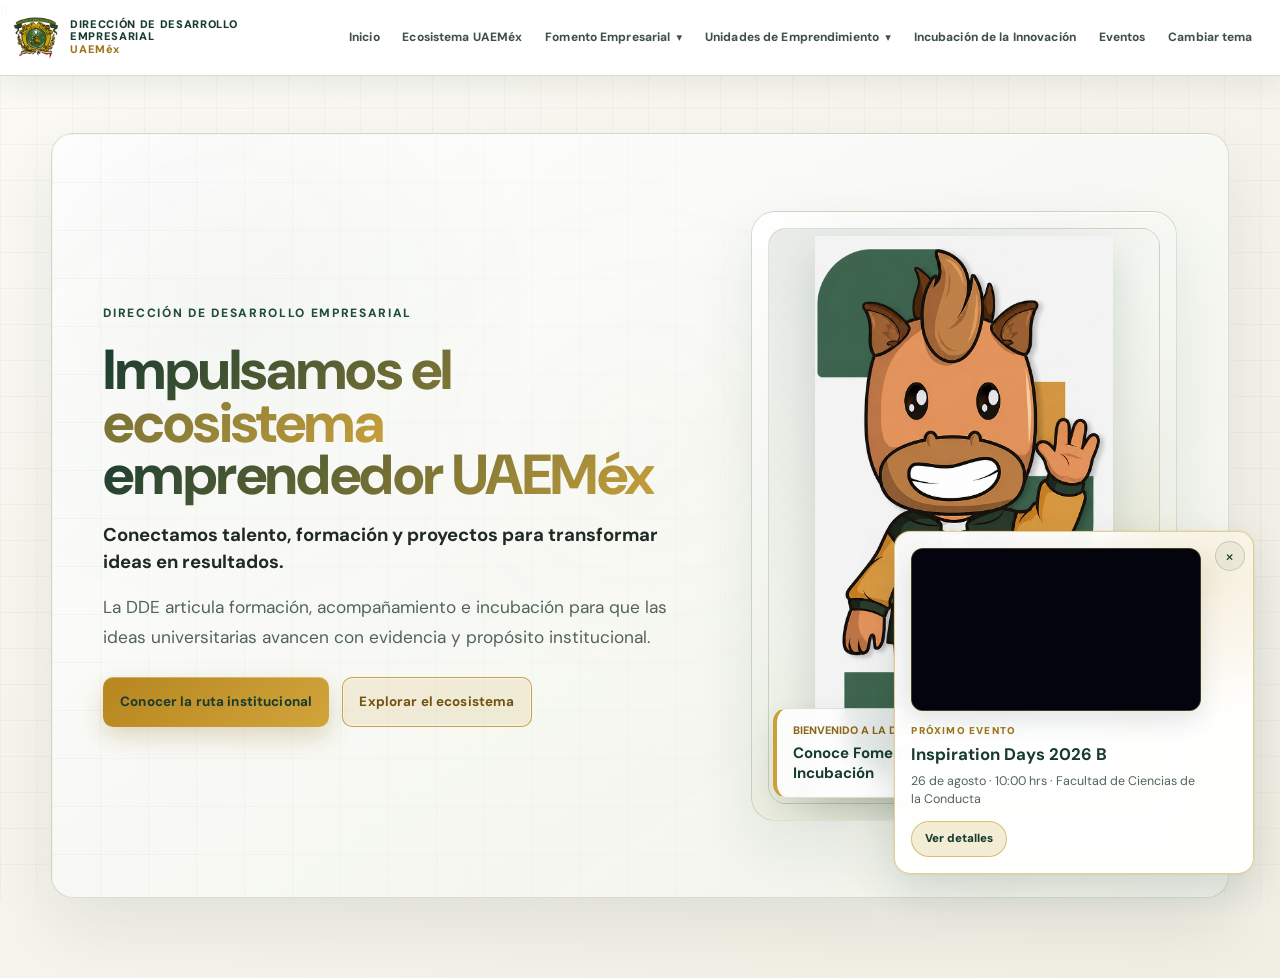
<file: index.html>
li<!DOCTYPE html>
<html lang="es" data-theme="institucional">
<head>
  <meta charset="UTF-8"/>
  <meta name="viewport" content="width=device-width, initial-scale=1.0"/>
  <link rel="manifest" href="manifest.json">
  <meta name="theme-color" content="#1F4D3A">
  <meta name="apple-mobile-web-app-capable" content="yes">
  <meta name="apple-mobile-web-app-title" content="DDE UAEMéx">
  <meta name="apple-mobile-web-app-status-bar-style" content="default">
  <link rel="apple-touch-icon" href="imgenes/logo-uaemex.png">
  <title>Dirección de Desarrollo Empresarial · UAEMéx</title>
  <link rel="preconnect" href="https://fonts.googleapis.com">
  <link rel="preconnect" href="https://fonts.gstatic.com" crossorigin>
  <link href="https://fonts.googleapis.com/css2?family=DM+Sans:opsz,wght@9..40,400;9..40,500;9..40,600;9..40,700;9..40,800;9..40,900&display=swap" rel="stylesheet">
  <script>
    try {
      const savedTheme = localStorage.getItem('theme') || 'institucional';
      document.documentElement.dataset.theme = savedTheme === 'actual' ? 'actual' : 'institucional';
    } catch (error) {
      document.documentElement.dataset.theme = 'institucional';
    }
  </script>
  <link rel="stylesheet" href="styles.css"/>
</head>
<body>

<!-- HAMBURGER -->
<button class="hamburger" id="ham" type="button" aria-label="Abrir menú" aria-controls="sidebar" aria-expanded="false">
  <span></span><span></span><span></span>
</button>

<!-- DESKTOP HEADER -->
<header class="desktop-header" aria-label="Navegación principal de escritorio">
  <div class="desktop-header-inner">
    <a class="desktop-brand nav-item" data-section="home" aria-label="Ir al inicio">
      <img src="imgenes/logo-uaemex.png" alt="Logo UAEMéx">
      <div class="desktop-brand-text">
        <strong>Dirección de Desarrollo Empresarial</strong>
        <span>UAEMéx</span>
      </div>
    </a>
    <nav class="desktop-nav" aria-label="Secciones principales">
      <a class="desktop-nav-link nav-item" data-section="home">Inicio</a>
      <a class="desktop-nav-link nav-item" data-section="ecosistema">Ecosistema UAEMéx</a>
      <div class="desktop-nav-group">
        <button class="desktop-nav-trigger" type="button" aria-haspopup="true">Fomento Empresarial</button>
        <div class="desktop-dropdown">
          <a class="nav-item" data-section="fomento-empresarial">Fomento Empresarial</a>
          <a class="nav-item" data-section="metodologia-fomento">Metodología de Fomento</a>
          <a class="nav-item" data-section="ruta-formativa-inicial">Ruta Formativa Inicial</a>
          <a class="nav-item" data-section="actividades-complementarias">Actividades complementarias</a>
          <a class="nav-item" data-section="evaluacion-regional">Evaluación Regional</a>
          <a class="nav-item" data-section="proceso-seleccion">Proceso de selección</a>
        </div>
      </div>
      <div class="desktop-nav-group">
        <button class="desktop-nav-trigger" type="button" aria-haspopup="true">Unidades de Emprendimiento</button>
        <div class="desktop-dropdown">
          <a class="nav-item" data-section="programa">Programa Emprende UAEMéx 365</a>
          <a class="nav-item" data-section="manual">Propósito e impacto</a>
          <a class="nav-item" data-section="metodologia">Metodología 365</a>
          <a class="nav-item" data-section="actividades">Actividades de activación</a>
          <a class="nav-item" data-section="herramientas">Herramientas digitales</a>
          <a class="nav-item" data-section="agenda-ue">Agenda UE 2026B</a>
        </div>
      </div>
      <a class="desktop-nav-link nav-item" data-section="incubacion">Incubación de la Innovación</a>
      <a class="desktop-nav-link nav-item" data-section="eventos">Eventos</a>
      <a class="desktop-nav-link nav-item" data-section="temas">Cambiar tema</a>
    </nav>
  </div>
</header>

<!-- SIDEBAR -->
<nav class="sidebar" id="sidebar">
  <div class="sidebar-head">
    <a href="#home" class="sidebar-logo-link" data-section="home" aria-label="Ir al inicio">
      <img src="imgenes/logo-uaemex.png" alt="Logo UAEMéx"/>
    </a>
    <div class="sidebar-brand">DIRECCIÓN DE DESARROLLO<br>EMPRESARIAL UAEMéx</div>
    <button class="sidebar-close" id="sidebarClose" type="button" aria-label="Cerrar menú">Cerrar menú</button>
  </div>
  <div class="sidebar-nav">
    <div class="nav-section">Principal</div>
    <div class="home-sidebar-group" data-home-sidebar-group>
      <button class="nav-item active home-parent-item" type="button" data-section="home" data-home-sidebar-toggle aria-expanded="false" aria-controls="home-subnav">
        <span class="home-parent-label"><span class="nav-icon">🏠</span>Inicio</span>
        <span class="nav-chevron" data-home-sidebar-chevron aria-hidden="true">▸</span>
      </button>
      <div class="home-subnav" id="home-subnav" aria-label="Subsecciones de Inicio" hidden>
        <a class="nav-item home-subitem" data-section="home-vision"><span class="home-sub-index">01</span>Visión institucional</a>
        <a class="nav-item home-subitem" data-section="home-problema"><span class="home-sub-index">02</span>Problema anterior - Solución actual</a>
        <a class="nav-item home-subitem" data-section="home-ruta"><span class="home-sub-index">03</span>Ruta institucional DDE</a>
      </div>
    </div>
    <a class="nav-item" data-section="ecosistema"><span class="nav-icon">🌐</span>Ecosistema UAEMéx</a>

    <div class="nav-group" data-nav-group>
      <button class="nav-group-toggle" type="button" aria-expanded="false" aria-controls="nav-group-fomento">
        <span>Fomento Empresarial</span><span class="nav-chevron" aria-hidden="true">▸</span>
      </button>
      <div class="nav-group-content" id="nav-group-fomento" hidden>
        <a class="nav-item" data-section="fomento-empresarial"><span class="nav-icon">🔎</span>Fomento Empresarial</a>
        <a class="nav-item" data-section="metodologia-fomento"><span class="nav-icon">⚙️</span>Metodología de Fomento</a>
        <a class="nav-item" data-section="ruta-formativa-inicial"><span class="nav-icon">🧭</span>Ruta Formativa Inicial</a>
        <a class="nav-item" data-section="actividades-complementarias"><span class="nav-icon">✦</span>Actividades complementarias</a>
        <a class="nav-item" data-section="evaluacion-regional"><span class="nav-icon">✓</span>Evaluación Regional</a>
        <a class="nav-item" data-section="proceso-seleccion"><span class="nav-icon">↗</span>Proceso de selección</a>
      </div>
    </div>

    <div class="nav-group" data-nav-group>
      <button class="nav-group-toggle" type="button" aria-expanded="false" aria-controls="nav-group-unidades">
        <span>Unidades de Emprendimiento</span><span class="nav-chevron" aria-hidden="true">▸</span>
      </button>
      <div class="nav-group-content" id="nav-group-unidades" hidden>
        <a class="nav-item" data-section="programa"><span class="nav-icon">💡</span>Programa Emprende UAEMéx 365</a>
        <a class="nav-item" data-section="manual"><span class="nav-icon">📋</span>Propósito e impacto</a>
        <a class="nav-item" data-section="metodologia"><span class="nav-icon">⚡</span>Metodología 365</a>
        <a class="nav-item" data-section="actividades"><span class="nav-icon">🚀</span>Actividades de activación</a>
        <a class="nav-item" data-section="herramientas"><span class="nav-icon">🛠️</span>Herramientas digitales</a>
        <a class="nav-item" data-section="agenda-ue"><span class="nav-icon">📅</span>Agenda UE 2026B</a>
      </div>
    </div>

    <div class="nav-group" data-nav-group>
      <button class="nav-group-toggle" type="button" aria-expanded="false" aria-controls="nav-group-incubacion">
        <span>Incubación de la Innovación</span><span class="nav-chevron" aria-hidden="true">▸</span>
      </button>
      <div class="nav-group-content" id="nav-group-incubacion" hidden>
        <a class="nav-item" data-section="incubacion"><span class="nav-icon">📈</span>Incubación de la Innovación</a>
      </div>
    </div>

    <div class="nav-section">Agenda</div>
    <a class="nav-item" data-section="eventos"><span class="nav-icon">📅</span>Eventos</a>

    <div class="nav-section">Configuración</div>
    <a class="nav-item" data-section="temas"><span class="nav-icon">🎨</span>Cambiar tema</a>
  </div>
  <div class="sidebar-foot">
    <div class="sidebar-footer-image">
      <img src="imgenes/pie-pagina-dde.png" alt="Identidad institucional UAEMéx DDE">
    </div>
    Dirección de Desarrollo Empresarial<br>
    <span style="color:var(--p2)">UAEMéx · 2026</span>
  </div>
</nav>
<div class="sidebar-overlay" id="sidebarOverlay" aria-hidden="true"></div>

<!-- MAIN -->
<main class="main">

  <!-- ══════════════ HOME ══════════════ -->
  <section class="section active" id="home">
    <div class="hero-wrap">
      <div class="glow g1"></div>
      <div class="glow g2"></div>
      <div class="glow g3"></div>
      <div class="hero-shell hero-shell-dde">
        <div class="hero-content reveal">
          <div class="hero-badge"><span class="dot"></span>Dirección de Desarrollo Empresarial</div>
          <h1 class="hero-title hero-title-institutional">
            <span class="grad-cyan">Impulsamos el ecosistema</span><br>
            <span class="grad-mag">emprendedor UAEMéx</span>
          </h1>
          <p class="hero-kicker">Conectamos talento, formación y proyectos para transformar ideas en resultados.</p>
          <p class="lead">La DDE articula formación, acompañamiento e incubación para que las ideas universitarias avancen con evidencia y propósito institucional.</p>
          <div class="btns hero-actions-main">
            <a class="btn btn-p" href="#home-ruta" data-section="home-ruta">Conocer la ruta institucional</a>
            <a class="btn btn-o" href="#ecosistema" data-section="ecosistema">Explorar el ecosistema</a>
          </div>
        </div>
        <aside class="home-mascot-panel reveal" aria-label="Mascota institucional de la Dirección de Desarrollo Empresarial">
          <div class="home-mascot-stage">
            <img src="imgenes/mascota-dde.png" alt="Mascota institucional de la DDE" class="home-mascot-img">
            <div class="home-mascot-note">
              <span>Bienvenido a la DDE</span>
              <strong>Conoce Fomento, Unidades e Incubación</strong>
            </div>
          </div>
        </aside>
      </div>
    </div>

  </section>

  <section class="section home-route-tabs" id="home-vision" aria-labelledby="vision-reto-title">
      <div class="home-route-tab-content">
    <section class="institutional-challenge active" id="home-tab-vision">
      <div class="challenge-heading">
        <div class="tag">Visión institucional</div>
        <h2 class="sec-title" id="vision-reto-title">Visión general del <span class="grad-cyan">reto institucional</span></h2>
        <p>Situación actual, retos, oportunidad y papel de la DDE dentro del ecosistema universitario.</p>
      </div>
      <div class="challenge-grid">
        <article class="challenge-card"><span class="challenge-number">01</span><h3>Situación actual</h3><p>Existen programas, concursos, talleres y esfuerzos valiosos, pero con operación parcialmente desconectada.</p></article>
        <article class="challenge-card"><span class="challenge-number">02</span><h3>Reto institucional</h3><p>Construir continuidad entre convocatoria, formación, validación, evaluación e incubación.</p></article>
        <article class="challenge-card"><span class="challenge-number">03</span><h3>Oportunidad</h3><p>Convertir el talento universitario en proyectos con evidencia, potencial de mercado e impacto social.</p></article>
        <article class="challenge-card"><span class="challenge-number">04</span><h3>Papel de la DDE</h3><p>Formar e integrar personas con una metodología institucional, en un ecosistema emprendedor universitario de alto desempeño.</p></article>
      </div>
      <p class="challenge-question">¿Cómo pasamos de actividades aisladas a un sistema institucional que genere modelos de negocio?</p>
    </section>
      </div>
  </section>

  <section class="section home-route-tabs" id="home-problema" aria-labelledby="problema-institucional-title">
      <div class="home-route-tab-content">
    <section class="institutional-problem" id="home-tab-continuidad">
      <div class="problem-copy problem-copy-wide">
        <div class="tag">Problema anterior - Solución actual</div>
        <h2 class="sec-title" id="problema-institucional-title">Problema anterior - <span class="grad-mag">Solución actual</span></h2>
        <p class="problem-lead">El modelo anterior priorizaba la captación de proyectos; la nueva ruta institucional canaliza talento, visión y actitud emprendedora hacia procesos de formación, desarrollo e incubación.</p>
      </div>
      <div class="problem-image-grid">
        <figure class="problem-image-card">
          <button class="problem-image-trigger" type="button" data-problem-image="0" aria-label="Abrir Modelo anterior de participación">
            <img src="imgenes/modelo-anterior.png" alt="Modelo anterior de participación">
          </button>
          <figcaption>
            <strong>Modelo anterior</strong>
            <span>Antes se priorizaba captar muchos proyectos para concursar, pero no necesariamente formar emprendedores.</span>
          </figcaption>
        </figure>
        <figure class="problem-image-card">
          <button class="problem-image-trigger" type="button" data-problem-image="1" aria-label="Abrir Nueva ruta de canalización de participantes">
            <img src="imgenes/nueva-ruta.png" alt="Nueva ruta de canalización de participantes">
          </button>
          <figcaption>
            <strong>Nueva ruta</strong>
            <span>Ahora se canaliza a quienes destacan por talento, visión y actitud, conectando Fomento Empresarial, Unidades de Emprendimiento e Incubación de la Innovación.</span>
          </figcaption>
        </figure>
      </div>
      <p class="problem-conclusion">La ruta actual permite identificar perfiles con mayor potencial, formar equipos y canalizar participantes hacia Unidades de Emprendimiento e Incubación de la Innovación.</p>
    </section>
      </div>
  </section>

  <section class="section home-route-tabs" id="home-ruta" aria-labelledby="ruta-institucional-title">
      <div class="home-route-tab-content">
    <div class="institutional-route" id="ruta-institucional-dde">
      <div class="route-intro">
        <div>
          <div class="tag">Ruta institucional DDE</div>
          <h2 class="sec-title" id="ruta-institucional-title">Un ecosistema, <span class="grad-cyan">tres etapas conectadas</span></h2>
        </div>
        <div class="route-summary">
          <p>Esta estrategia conecta los esfuerzos de Fomento Empresarial, Unidades de Emprendimiento e Incubación de la Innovación, integrando convocatorias, formación, validación, evidencias, mentorías y salida al mercado dentro de una misma ruta.</p>
          <p><strong>Emprende UAEMéx 365</strong> es el modelo operativo de las Unidades de Emprendimiento: activa talento universitario, forma equipos multidisciplinarios y desarrolla proyectos con evidencia, producto mínimo viable y posibilidad de incubación.</p>
        </div>
      </div>

      <div class="route-grid">
        <article class="route-card route-card-cyan">
          <div class="route-card-head">
            <span class="route-step">01</span>
            <div><span class="route-level">Emprendedor junior</span><h3>Fomento Empresarial</h3></div>
          </div>
          <p class="route-purpose">Identifica perfiles y selecciona el talento emprendedor de la comunidad universitaria.</p>
          <div class="route-input"><strong>Entrada</strong><span>Ideas · categorías · áreas del conocimiento · convocatoria</span></div>
          <ol class="route-list">
            <li>Mesas de trabajo</li>
            <li>Convocatoria y categorías</li>
            <li>Difusión y programa</li>
            <li>Registro, filtros y diseño de rúbrica</li>
            <li>Regionalización (mini concursos)</li>
            <li>Repentina emprendedora</li>
            <li>42 seleccionados Semestre B · 11 Semestre A</li>
            <li>Expo presencial y premiación</li>
          </ol>
          <div class="route-output"><strong>Salida</strong><span>Talentos identificados + ganadores + carpeta de evidencias</span></div>
          <p class="route-evidence"><strong>Evidencias:</strong> registro · rúbrica · carpeta · entregables por etapa</p>
        </article>

        <article class="route-card route-card-mag">
          <div class="route-card-head">
            <span class="route-step">02</span>
            <div><span class="route-level">Emprendedor middle</span><h3>Unidades de Emprendimiento</h3></div>
          </div>
          <p class="route-purpose">Desarrolla proyectos mediante Inspiration Days, Hackathon, Emprende Academy 365, Bootcamp y Demo Day.</p>
          <div class="route-input"><strong>Entrada</strong><span>Talentos y ganadores · banco de retos · evidencias</span></div>
          <ol class="route-list">
            <li>Convocatoria / Inspiration Days</li>
            <li>Hackathon</li>
            <li>Emprende Academy 365</li>
            <li>MVP / prototipo</li>
            <li>Retos empresariales y validación del cliente</li>
            <li>Resumen ejecutivo y evidencias</li>
            <li>Bootcamp</li>
            <li>Evaluación y premiación</li>
          </ol>
          <div class="route-output"><strong>Salida</strong><span>Equipos y proyectos conformados: MVP + validación + pitch</span></div>
          <p class="route-evidence"><strong>Evidencias:</strong> tablero · carpeta · resumen ejecutivo · validación</p>
        </article>

        <article class="route-card route-card-violet">
          <div class="route-card-head">
            <span class="route-step">03</span>
            <div><span class="route-level">Emprendedor senior</span><h3>Incubación de la Innovación</h3></div>
          </div>
          <p class="route-purpose">Profesionaliza modelos mediante mentorías, MIF, plan financiero, ruta go-to-market y preparación para salida al mercado.</p>
          <div class="route-input"><strong>Entrada</strong><span>Proyectos con potencial e incubables</span></div>
          <ol class="route-list">
            <li>Diagnóstico MIF</li>
            <li>Plan de negocio</li>
            <li>Go-to-market</li>
            <li>Mentoría de mercado</li>
            <li>Plan financiero</li>
            <li>Preparación para inversión</li>
            <li>Capital semilla</li>
            <li>Seguimiento</li>
          </ol>
          <div class="route-output"><strong>Salida</strong><span>Plan de negocio + GTM + capital semilla / salida al mercado</span></div>
          <p class="route-evidence"><strong>Evidencias:</strong> expediente MIF · plan financiero · pitch de inversión</p>
        </article>
      </div>
    </div>
      </div>
  </section>

  <!-- ══════════════ PROGRAMA EMPRENDE UAEMÉX 365 ══════════════ -->
  <section class="section" id="programa">
    <div class="hero-wrap program-hero">
      <div class="glow g1"></div>
      <div class="glow g2"></div>
      <div class="glow g3"></div>
      <div class="hero-shell">
        <div class="hero-content reveal">
          <div class="hero-badge"><span class="dot"></span>Unidades de Emprendimiento</div>
          <h1 class="hero-title"><span class="grad-cyan">Emprende</span><br><span class="grad-mag">UAEMéx 365</span></h1>
          <p class="hero-kicker">Modelo operativo para activar talento universitario y convertir ideas en proyectos con evidencia.</p>
          <p class="lead">Emprende UAEMéx 365 impulsa formación, trabajo colaborativo, retos reales y acompañamiento metodológico para formar equipos multidisciplinarios, desarrollar productos mínimos viables y canalizar proyectos con potencial hacia incubación.</p>
          <div class="btns">
            <a class="btn btn-p" data-section="manual">Propósito e impacto</a>
            <a class="btn btn-o" data-section="metodologia">Conoce la metodología</a>
          </div>
        </div>
        <div class="hero-identity reveal">
          <div class="hero-orbit" aria-hidden="true"><span></span><span></span><span></span></div>
          <div class="hero-logo-stage">
            <img src="imgenes/Logo04.png" alt="Escudo UAEMéx" class="hero-logo"/>
            <div class="hero-identity-label">Activación emprendedora institucional<br><strong>Innovación universitaria todo el año</strong></div>
          </div>
          <div class="stats-bar">
            <div class="stat"><span class="stat-n">5</span><div class="stat-l">Etapas metodológicas</div></div>
            <div class="stat"><span class="stat-n">365</span><div class="stat-l">Días de acompañamiento</div></div>
          </div>
        </div>
      </div>
    </div>

    <div class="home-comparison reveal">
      <div class="comparison-intro">
        <div class="tag">Diagnóstico institucional</div>
        <h2 class="sec-title">¿Por qué necesitamos <span class="grad-mag">un nuevo modelo?</span></h2>
        <p>La evolución del ecosistema exige pasar de actividades aisladas a un sistema continuo, medible y conectado.</p>
      </div>
      <div class="ba-grid">
        <div class="ba-card ba-before">
          <div class="ba-head" style="color:#ff5566">❌ Modelo anterior</div>
          <ul class="ba-list">
            <li><span>❌</span> Unidades sin claridad operativa</li>
            <li><span>❌</span> Actividades aisladas sin continuidad</li>
            <li><span>❌</span> Enfoque solo en talleres y eventos</li>
            <li><span>❌</span> Sin activación de talento interdisciplinario</li>
            <li><span>❌</span> Proyectos que se abandonan</li>
            <li><span>❌</span> Sin metodología homogénea</li>
            <li><span>❌</span> Sin seguimiento ni evidencia</li>
          </ul>
        </div>
        <div class="ba-card ba-after">
          <div class="ba-head" style="color:var(--cyan)">✅ Emprende UAEMéx 365</div>
          <ul class="ba-list">
            <li><span>✅</span> Rol claro para cada responsable de unidad</li>
            <li><span>✅</span> Metodología homogénea institucional</li>
            <li><span>✅</span> Acompañamiento continuo de proyectos</li>
            <li><span>✅</span> Activación de talento interdisciplinario</li>
            <li><span>✅</span> Proyectos vivos con evidencia real</li>
            <li><span>✅</span> Metodología operativa con herramientas ejecutables</li>
            <li><span>✅</span> Seguimiento, validación e impacto medible</li>
          </ul>
        </div>
      </div>
    </div>
  </section>

  <!-- ══════════════ MANUAL ══════════════ -->
  <section class="section" id="manual">
    <div class="sec-header reveal">
      <div class="tag">Propósito e impacto</div>
      <h2 class="sec-title">Guía institucional para <span class="grad-cyan">Unidades de Emprendimiento</span></h2>
      <div class="divider"></div>
      <p class="lead">Todo lo que necesitas saber para operar tu Unidad de Emprendimiento de forma efectiva, alineada y con impacto real.</p>
    </div>

    <div class="manual-grid reveal">
      <div class="manual-nav">
        <div class="m-nav-item active" data-tab="proposito"><span class="m-nav-dot"></span>Propósito</div>
        <div class="m-nav-item" data-tab="vision"><span class="m-nav-dot"></span>Visión e impacto</div>
        <div class="m-nav-item" data-tab="metas"><span class="m-nav-dot"></span>Metas y seguimiento</div>
      </div>

      <div class="manual-content">
<!-- ══════════════ Contenido Proposito ══════════════ -->
        <div class="active" id="tab-proposito">
          <h3 class="card-title" style="font-size:1.3rem;color:var(--cyan);margin-bottom:1rem">¿Por qué existen las Unidades de Emprendimiento?</h3>
          <p style="color:var(--lg);line-height:1.8;margin-bottom:1.5rem">Las Unidades de Emprendimiento son el primer eslabón del ecosistema de innovación universitaria de la UAEMéx. Su propósito no es organizar talleres — es <strong style="color:var(--white)">identificar, activar y acompañar talento universitario</strong> con potencial de transformar ideas en proyectos reales.</p>
          <div class="grid-2" style="gap:1rem">
            <div class="card card-cyan">
              <span class="card-icon">🎯</span>
              <h3 class="card-title grad-cyan">Detectar talento</h3>
              <p class="card-desc">Identificar estudiantes con intención real de emprender, no solo interés superficial. Analizar disposición al aprendizaje y problemas reales que quieren resolver.</p>
            </div>
            <div class="card card-cyan">
              <span class="card-icon">🤝</span>
              <h3 class="card-title grad-cyan">Activar equipos</h3>
              <p class="card-desc">Formar equipos complementarios por habilidades, no por amistad. Asignar roles estratégicos y acompañar su funcionamiento semana a semana.</p>
            </div>
            <div class="card card-cyan">
              <span class="card-icon">🔬</span>
              <h3 class="card-title grad-cyan">Validar proyectos</h3>
              <p class="card-desc">Guiar a los equipos en la validación de problemas reales con usuarios reales. Sin evidencia no hay avance — ese es el principio central.</p>
            </div>
            <div class="card card-cyan">
              <span class="card-icon">🚀</span>
              <h3 class="card-title grad-cyan">Canalizar a incubación</h3>
              <p class="card-desc">Los proyectos validados y con tracción son canalizados hacia la incubadora formal, cerrando el ciclo del ecosistema emprendedor.</p>
            </div>
          </div>
        </div>
<!-- ══════════════ Contenido Vision e Impacto ══════════════ -->
        <div id="tab-vision">
          <h3 class="card-title" style="font-size:1.3rem;color:var(--cyan);margin-bottom:1rem">Visión e impacto esperado</h3>
          <p style="color:var(--lg);margin-bottom:2rem;line-height:1.8">Las Unidades de Emprendimiento deben transformar la cultura universitaria. El impacto no se mide en número de eventos — se mide en <strong style="color:var(--white)">proyectos activos, equipos funcionando y estudiantes que aprenden haciendo.</strong></p>
          <div class="grid-3" style="gap:1rem">
            <div class="card"><span class="card-icon">📈</span><h3 class="card-title">Más proyectos incubados</h3><p class="card-desc">Mayor tasa de proyectos que llegan a incubación formal gracias al acompañamiento continuo y validación temprana.</p></div>
            <div class="card"><span class="card-icon">🔗</span><h3 class="card-title">Menos abandono</h3><p class="card-desc">Seguimiento semanal y cultura de evidencia que reduce la deserción de proyectos y mantiene equipos activos.</p></div>
            <div class="card"><span class="card-icon">🌱</span><h3 class="card-title">Cultura de ejecución</h3><p class="card-desc">Antifragilidad, autonomía responsable y validación temprana como hábitos permanentes en la comunidad universitaria.</p></div>
          </div>
        </div>
<!-- ══════════════ Contenido Metas y Seguimineto ══════════════ -->
        <div id="tab-metas">
          <h3 class="card-title" style="font-size:1.3rem;color:var(--cyan);margin-bottom:1rem">Metas e indicadores de seguimiento</h3>
          <p style="color:var(--lg);margin-bottom:1.5rem;line-height:1.8">Los indicadores no son opcionales — son la evidencia de que la unidad está generando impacto real.</p>
          <div class="grid-2" style="gap:1rem">
            <div class="card card-mag"><span class="card-icon">👥</span><h3 class="card-title">Talento activado</h3><p class="card-desc">Número de estudiantes detectados, diagnosticados e integrados a equipos activos por período.</p></div>
            <div class="card card-mag"><span class="card-icon">🏗️</span><h3 class="card-title">Equipos formados</h3><p class="card-desc">Equipos con roles asignados, tablero activo y check-in semanal funcionando.</p></div>
            <div class="card card-mag"><span class="card-icon">✅</span><h3 class="card-title">Validaciones realizadas</h3><p class="card-desc">Entrevistas de usuario, mapas de empatía completados, hipótesis validadas o descartadas.</p></div>
            <div class="card card-mag"><span class="card-icon">🏆</span><h3 class="card-title">Proyectos canalizados</h3><p class="card-desc">Proyectos que llegan a la incubadora con producto mínimo viable y evidencia de validación.</p></div>
          </div>
        </div>
      </div>
    </div>
  </section>

  <!-- ══════════════ METODOLOGÍA ══════════════ -->
  <section class="section" id="metodologia">
    <div class="sec-header reveal">
      <div class="tag">Metodología institucional</div>
      <h2 class="sec-title"><span class="grad-cyan">Metodología 365</span></h2>
      <div class="divider"></div>
      <p class="lead">El proceso metodológico que transforma estudiantes en agentes de innovación. Cinco etapas, seis a ocho semanas, evidencia en cada paso.</p>
    </div>

    <div class="flow-wrap reveal">
      <div class="flow-step">
        <div class="flow-n">01 / ETAPA</div>
        <span class="flow-icon">🔍</span>
        <div class="flow-title">Detección</div>
        <p class="flow-desc">Identificar personas con intención real. Se analiza ejecución, disposición al aprendizaje y problemas que realmente les molestan.</p>
      </div>
      <div class="flow-step">
        <div class="flow-n">02 / ETAPA</div>
        <span class="flow-icon">🧠</span>
        <div class="flow-title">Diagnóstico</div>
        <p class="flow-desc">Identificar perfiles reales, no aspiracionales. Se evalúa motivación intrínseca, tolerancia al error y capacidad de ejecución.</p>
      </div>
      <div class="flow-step">
        <div class="flow-n">03 / ETAPA</div>
        <span class="flow-icon">🤝</span>
        <div class="flow-title">Integración</div>
        <p class="flow-desc">Formar equipos por complementariedad de habilidades. Constructora, Conector, Estratega, Narrador — no por amistad.</p>
      </div>
      <div class="flow-step">
        <div class="flow-n">04 / ETAPA</div>
        <span class="flow-icon">⚡</span>
        <div class="flow-title">Activación</div>
        <p class="flow-desc">De equipo a tribu en acción. Foco en problema y usuario. Ejecución semanal con bitácora, tablero y check-in.</p>
      </div>
      <div class="flow-step">
        <div class="flow-n">05 / ETAPA</div>
        <span class="flow-icon">📊</span>
        <div class="flow-title">Seguimiento</div>
        <p class="flow-desc">Medir progreso: usuarios contactados, validaciones, evidencias entregadas. Sin evidencia no hay avance.</p>
      </div>
    </div>

    <div style="margin-top:4rem" class="reveal">
      <div class="tag">Ruta operativa</div>
      <h2 class="sec-title">Proceso paso a <span class="grad-mag">paso</span></h2>
      <div class="roadmap" style="margin-top:2rem">
        <div class="roadmap-line"></div>
        <div class="road-step">
          <div class="road-num">1</div>
          <div class="road-body">
            <div class="road-title">Detección de talento</div>
            <p class="road-desc">No se buscan personas que "quieren emprender" — se buscan personas con <strong style="color:var(--white)">intención real de ejecutar</strong>. Preguntas detonadoras: ¿Qué problema te molesta hoy? ¿Qué proyecto abandonaste y por qué? ¿Qué estás dispuesto a aprender?</p>
          </div>
        </div>
        <div class="road-step">
          <div class="road-num">2</div>
          <div class="road-body">
            <div class="road-title">Diagnóstico de perfiles</div>
            <p class="road-desc">Se evalúan: motivación intrínseca, capacidad de ejecución, aprendizaje autónomo, tolerancia al error, comunicación y escucha activa. Dinámica "Yo nunca nunca" para diagnóstico rápido y crudo.</p>
          </div>
        </div>
        <div class="road-step">
          <div class="road-num">3</div>
          <div class="road-body">
            <div class="road-title">Integración de equipos</div>
            <p class="road-desc">Cuatro roles estratégicos: <strong style="color:var(--white)">Constructora/or</strong> (hace que las cosas pasen), <strong style="color:var(--white)">Conector/a</strong> (habla con usuarios), <strong style="color:var(--white)">Estratega</strong> (prioriza y organiza), <strong style="color:var(--white)">Narrador/a</strong> (comunica y presenta).</p>
          </div>
        </div>
        <div class="road-step">
          <div class="road-num">4</div>
          <div class="road-body">
            <div class="road-title">Activación y ejecución</div>
            <p class="road-desc">No se inicia con ideas — se inicia con <strong style="color:var(--white)">problema y usuario</strong>. Ejecución semanal obligatoria: mapa de empatía, bitácora semanal, tablero visible y check-in de equipo.</p>
          </div>
        </div>
        <div class="road-step">
          <div class="road-num">5</div>
          <div class="road-body">
            <div class="road-title">Seguimiento y validación</div>
            <p class="road-desc">Indicadores semanales: usuarios contactados, validaciones realizadas, evidencias entregadas, interacción real con el mercado. Cultura buscada: autonomía responsable, aprender haciendo, antifragilidad.</p>
          </div>
        </div>
      </div>
    </div>

    <div style="margin-top:3rem;background:rgba(30,255,255,.05);border:1px solid rgba(30,255,255,.2);border-radius:16px;padding:2rem" class="reveal">
      <div class="tag">Principio central</div>
      <p style="font-family:var(--font-main);font-size:1.8rem;line-height:1.2;color:var(--white)">"Si no hay <span class="grad-cyan">evidencia</span>,<br>no hay <span class="grad-mag">avance</span>."</p>
      <p style="color:var(--gray);margin-top:1rem;font-size:.9rem">— Filosofía metodológica Emprende UAEMéx 365</p>
    </div>
  </section>

  <!-- ══════════════ ACTIVIDADES ══════════════ -->
  <section class="section" id="actividades">
    <div class="sec-header reveal">
      <div class="tag">Actividades de activación</div>
      <h2 class="sec-title">Experiencias que <span class="grad-cyan">activan el talento</span></h2>
      <div class="divider"></div>
      <p class="lead">Cada actividad acompaña una etapa del proceso emprendedor mediante experiencias prácticas, colaborativas y conectadas con retos reales.</p>
    </div>

<!-- Contenido Inspiration Days -->
    <div class="act-grid reveal">
      <div class="act-card">
        <div class="act-head">
<!-- Imagen Inspiration Days -->
          <img src="imgenes/inspiration-days.jpeg" alt="Actividad Inspiration Days" class="act-banner" loading="lazy">
          <div class="act-name">Inspiration Days</div>
          <div class="act-tag">Activación inicial</div>
        </div>
        <div class="act-body">
          <p class="act-description">Inspiration Days es un evento de charlas tipo TED donde emprendedores comparten experiencias reales para inspirar a la comunidad universitaria.</p>
          <p class="act-description">Funciona como punto de arranque del programa Emprende UAEMéx 365, motivando a los estudiantes a desarrollar ideas, fortalecer su mentalidad emprendedora y sumarse a las siguientes etapas del proceso.</p>
          <div class="indicators">
            <button class="ind-chip" type="button" onclick="abrirPDF('PDF/Manual_InspirationDays.pdf')">Manual operativo</button>
            <button class="ind-chip" type="button" onclick="abrirPDF('PDF/Inspitation_Day.pdf')">Conoce Inspiration Days</button>
          </div>
        </div>

<!-- Contenido Hackathon -->
      </div>
      <div class="act-card">
        <div class="act-head">
<!-- Imagen Hackathon -->
          <img src="imgenes/hackathon.jpeg" alt="Actividad de Hackathon" class="act-banner" loading="lazy">
          <div class="act-name">Hackathon Emprende UAEMéx 365</div>
          <div class="act-tag">Desafío interdisciplinario</div>
        </div>
        <div class="act-body">
          <p class="act-description">El Hackathon Emprende UAEMéx 365 es una experiencia intensiva donde equipos desarrollan soluciones a retos reales en tiempo limitado.</p>
          <p class="act-description">Los participantes generan ideas, construyen prototipos y presentan un pitch, fortaleciendo habilidades de innovación, colaboración y resolución de problemas en un entorno dinámico.</p>
          <div class="indicators">
            <button class="ind-chip" type="button" onclick="abrirPDF('PDF/Manual_Hackathon.pdf')">Hackathon 120 horas</button>
            <button class="ind-chip" type="button" onclick="abrirPDF('PDF/Desafio_Interdisciplinario.pdf')">Desafío interdisciplinario</button>
          </div>
        </div>
      </div>

<!-- Contenido Bootcamp -->
      <div class="act-card">
        <div class="act-head">
<!-- Imagen Bootcamp -->
          <img src="imgenes/bootcamp.jpg" alt="Actividad de Bootcamp" class="act-banner" loading="lazy">
          <div class="act-name">Bootcamp Emprende UAEMéx 365</div>
          <div class="act-tag">Ejecución real · Evidencia real</div>
        </div>
        <div class="act-body">
          <p class="act-description">El Bootcamp Emprende UAEMéx 365 es una experiencia intensiva donde los equipos desarrollan y fortalecen sus proyectos a través de retos reales y trabajo por etapas.</p>
          <p class="act-description">En esta fase, perfeccionan su propuesta de valor, validan su solución y preparan un pitch final, consolidando habilidades de ejecución, innovación y colaboración para avanzar a procesos de incubación.</p>
          <div class="indicators">
            <button class="ind-chip" type="button" onclick="abrirPDF('PDF/manual-bootcamp.pdf')">Manual operativo</button>
            <button class="ind-chip" type="button" onclick="abrirPDF('PDF/BOOTCAMP.pdf')">Bootcamp Tecámac</button>
            <button class="ind-chip" type="button" onclick="abrirVideo('Videos/Bootcam_Tecamac.mp4')">Vive la experiencia</button>
          </div>
        </div>
      </div>

<!-- Contenido DemoDay -->
      <div class="act-card">
        <div class="act-head">
<!-- Imagen DemoDay -->
          <img src="imgenes/demoday.jpg" alt="Actividad de Demo Day" class="act-banner" loading="lazy">
          <div class="act-name">Demo Day Emprende UAEMéx 365</div>
          <div class="act-tag">Del prototipo al pitch</div>
        </div>
        <div class="act-body">
          <p class="act-description">El Demo Day Emprende UAEMéx 365 es la jornada final donde los equipos presentan su proyecto ante jurados expertos mediante un pitch estructurado y cronometrado.</p>
          <p class="act-description">En pocos minutos, exponen el problema, su solución y el impacto esperado, demostrando la solidez de su propuesta y su potencial en contextos reales.</p>
          <div class="indicators">
            <button class="ind-chip" type="button" onclick="abrirPDF('PDF/manual-bootcamp.pdf')">Manual operativo</button>
          </div>
        </div>
      </div>
        <!-- ══════════════ Networking inabilidato ══════════════ 
      <div class="act-card">
        <div class="act-head">
          <span class="act-emoji">🌐</span>
          <div class="act-name">Networking</div>
          <div class="act-tag">Conexión de ecosistema</div>
        </div>
        <div class="act-body">
          <div class="act-row"><span class="act-label">Objetivo:</span><span class="act-val">Conectar estudiantes con mentores, empresas, inversionistas y alumni.</span></div>
          <div class="act-row"><span class="act-label">Cómo:</span><span class="act-val">Speed networking, mesas temáticas, presentaciones de proyectos activos.</span></div>
          <div class="act-row"><span class="act-label">Roles:</span><span class="act-val">Facilitador de conexiones, anfitriones, proyectos presentando.</span></div>
          <div class="indicators">
            <span class="ind-chip">Conexiones realizadas</span>
            <span class="ind-chip">Mentorías generadas</span>
            <span class="ind-chip">Alianzas formadas</span>
          </div>
        </div>
      </div>
        -->

        <!-- ══════════════ Retos Interdisciplinarios inabilidato ══════════════ 
      <div class="act-card">
        <div class="act-head">
          <span class="act-emoji">🧩</span>
          <div class="act-name">Retos Interdisciplinarios</div>
          <div class="act-tag">Innovación colaborativa</div>
        </div>
        <div class="act-body">
          <div class="act-row"><span class="act-label">Objetivo:</span><span class="act-val">Resolver problemáticas reales usando talento de distintas disciplinas.</span></div>
          <div class="act-row"><span class="act-label">Cómo:</span><span class="act-val">Reto planteado por institución o empresa, equipos mixtos, solución en 4 semanas.</span></div>
          <div class="act-row"><span class="act-label">Roles:</span><span class="act-val">Tutor académico, líder de reto, equipos multidisciplinarios.</span></div>
          <div class="indicators">
            <span class="ind-chip">Disciplinas involucradas</span>
            <span class="ind-chip">Soluciones presentadas</span>
            <span class="ind-chip">Implementadas</span>
          </div>
        </div>
      </div>
        -->

    </div>
  </section>

  <!-- ══════════════ FOMENTO EMPRESARIAL ══════════════ -->
  <section class="section fomento-module" id="fomento-empresarial">
    <div class="fm-hero reveal">
      <div class="fm-hero-copy">
        <div class="tag">Departamento de Fomento Empresarial</div>
        <h1>Fomento <span>Empresarial</span></h1>
        <p class="fm-kicker">Ruta Formativa Inicial del Concurso Emprendedor UAEMéx</p>
        <p>Fomento Empresarial impulsa la cultura emprendedora en la comunidad universitaria mediante una metodología formativa que permite sensibilizar, orientar e identificar talento con potencial emprendedor. Su labor articula actividades, concursos, rutas formativas y procesos de evaluación que ayudan a transformar el interés emprendedor en competencias, evidencias iniciales y oportunidades de continuidad dentro del ecosistema de la DDE.</p>
        <p class="fm-purpose-note">Su propósito es fomentar, formar e identificar perfiles emprendedores con capacidad de desarrollar propuestas de valor vinculadas a problemáticas reales.</p>
        <div class="fm-badges"><span>Fomento de cultura emprendedora</span><span>Desarrollo de competencias</span><span>Canalización institucional</span></div>
        <div class="fm-hero-actions"><a class="btn btn-p" data-section="metodologia-fomento">Ver metodología de Fomento</a></div>
      </div>
      <aside class="fm-hero-highlight"><small>Propósito institucional</small><strong>Convertir el interés emprendedor en competencias, evidencia y oportunidades de continuidad.</strong><div class="fm-pulse" aria-hidden="true"><i></i><i></i><i></i></div></aside>
    </div>

    <div class="fm-wrap">
      <div class="fm-access-heading reveal">
        <span>Explora por bloques</span>
        <h2>Conoce Fomento Empresarial paso a paso</h2>
        <p>Selecciona una casilla para consultar únicamente la información que necesitas.</p>
      </div>
      <nav class="fm-overview-nav reveal" aria-label="Contenido de Fomento Empresarial">
        <button type="button" data-fm-panel="proposito" aria-haspopup="dialog"><span>01</span>Propósito institucional</button>
        <button type="button" data-fm-panel="contexto" aria-haspopup="dialog"><span>02</span>Contexto y antecedentes</button>
        <button type="button" data-fm-panel="objetivo" aria-haspopup="dialog"><span>03</span>Objetivo general</button>
        <button type="button" data-fm-panel="objetivos" aria-haspopup="dialog"><span>04</span>Objetivos específicos</button>
        <button type="button" data-fm-panel="metodologia" aria-haspopup="dialog"><span>05</span>Metodología de Fomento</button>
        <button type="button" data-fm-panel="ruta" aria-haspopup="dialog"><span>06</span>Ruta Formativa Inicial</button>
        <button type="button" data-fm-panel="evaluacion" aria-haspopup="dialog"><span>07</span>Evaluación y canalización</button>
      </nav>

      <template data-fm-content="proposito" data-title="Propósito institucional">
        <p class="fm-detail-lead">Fomento Empresarial es la puerta de entrada al ecosistema emprendedor de la DDE. Activa el talento universitario y lo prepara para avanzar dentro de una ruta institucional con criterios y evidencias claras.</p>
        <div class="fm-pillars">
          <article><span>01</span><h3>Identifica talento</h3><p>Detecta estudiantes con interés, habilidades y potencial emprendedor dentro de la comunidad universitaria.</p></article>
          <article><span>02</span><h3>Forma competencias iniciales</h3><p>Fortalece creatividad, análisis de problemas, autogestión, comunicación, trabajo colaborativo y validación temprana.</p></article>
          <article><span>03</span><h3>Canaliza proyectos</h3><p>Los perfiles, equipos o propuestas con mayor potencial pueden continuar hacia Emprende UAEMéx 365 y procesos de incubación.</p></article>
        </div>
      </template>

      <template data-fm-content="contexto" data-title="Contexto y antecedentes">
        <p class="fm-detail-lead">El Concurso Emprendedor evoluciona hacia una experiencia formativa que detecta talento, activa habilidades y produce evidencia temprana.</p>
        <div class="fm-context-grid">
          <article><span>01</span><h3>Antecedentes</h3><p>El Concurso Emprendedor debe evolucionar de un espacio de presentación de ideas a una experiencia formativa inicial orientada a detectar talento, activar habilidades y generar evidencias tempranas.</p></article>
          <article><span>02</span><h3>Enfoque integral</h3><p>La ruta desarrolla habilidades blandas, pensamiento crítico, creatividad, comunicación, autogestión, análisis de problemas y trabajo colaborativo frente a retos sociales, económicos, ambientales, de salud, tecnológicos y productivos.</p></article>
          <article><span>03</span><h3>Responsabilidad institucional</h3><p>El diseño, investigación, desarrollo y operación corresponden al Departamento de Fomento Empresarial, responsable del Programa Emprendedor y del Concurso Emprendedor UAEMéx.</p></article>
        </div>
      </template>

      <template data-fm-content="objetivo" data-title="Objetivo general">
        <div class="fm-objective"><strong>Objetivo y alcance</strong><p>Fortalecer el potencial emprendedor de las y los participantes del Concurso Emprendedor UAEMéx mediante una ruta formativa de corta duración que permita identificar problemáticas reales, generar ideas de solución, validar hipótesis iniciales y desarrollar competencias clave para la construcción de propuestas con impacto social, económico, ambiental o tecnológico.</p></div>
      </template>

      <template data-fm-content="objetivos" data-title="Objetivos específicos">
        <p class="fm-detail-lead">Seis resultados orientan la formación, la homologación institucional y la detección de perfiles con potencial.</p>
        <div class="fm-card-grid fm-objectives-grid"><article><b>01</b><p>Identificar problemáticas reales por áreas del conocimiento, sectores productivos o necesidades del entorno.</p></article><article><b>02</b><p>Desarrollar competencias emprendedoras iniciales en estudiantes universitarios.</p></article><article><b>03</b><p>Generar propuestas de solución vinculadas a retos reales y ODS.</p></article><article><b>04</b><p>Validar de forma temprana el problema y la pertinencia de la solución.</p></article><article><b>05</b><p>Homologar el proceso formativo del Concurso en los espacios académicos.</p></article><article><b>06</b><p>Identificar perfiles emprendedores con potencial para ser canalizados a Emprende UAEMéx 365.</p></article></div>
      </template>

      <template data-fm-content="metodologia" data-title="Metodología de Fomento">
        <p class="fm-detail-lead">Una ruta corta, práctica y basada en evidencia que combina ideación, testeo, hipótesis, validación temprana, aprendizaje basado en retos y evaluación por evidencia.</p>
        <div class="fm-method-summary"><article><b>01</b><h3>Ideación</h3><p>Convierte problemas reales en alternativas de solución.</p></article><article><b>02</b><h3>Testeo</h3><p>Contrasta ideas con personas y contextos reales.</p></article><article><b>03</b><h3>Hipótesis</h3><p>Formula supuestos claros que puedan comprobarse.</p></article><article><b>04</b><h3>Validación temprana</h3><p>Reúne evidencia antes de invertir más recursos.</p></article><article><b>05</b><h3>Aprendizaje basado en retos</h3><p>Desarrolla capacidades al resolver desafíos concretos.</p></article><article><b>06</b><h3>Evaluación por evidencia</h3><p>Valora avances mediante entregables verificables.</p></article></div>
        <h3 class="fm-detail-subtitle">Competencias emprendedoras</h3>
        <div class="fm-competency-summary"><article><small>Autogestión</small><h3>Personales</h3><p>Inteligencia emocional, disciplina, responsabilidad, autogestión y gestión del tiempo.</p></article><article><small>Análisis</small><h3>Cognitivas</h3><p>Capacidad de análisis, pensamiento crítico, resolución de problemas e identificación de oportunidades.</p></article><article><small>Colaboración</small><h3>Sociales</h3><p>Comunicación efectiva, trabajo colaborativo, multidisciplinariedad y liderazgo inicial.</p></article><article><small>Experimentación</small><h3>Experimentales</h3><p>Ideación, validación temprana, aprendizaje por evidencia y mejora continua.</p></article></div>
        <div class="fm-actions"><a class="btn btn-p" data-section="metodologia-fomento">Explorar la metodología completa</a></div>
      </template>

      <template data-fm-content="ruta" data-title="Ruta Formativa Inicial">
        <p class="fm-detail-lead">Cada etapa produce información y evidencia para tomar la siguiente decisión de acompañamiento.</p>
        <div class="fm-process-flow"><article><span>01</span><h3>Concurso Emprendedor</h3><p>Punto de entrada para identificar ideas, perfiles y propuestas iniciales.</p></article><article><span>02</span><h3>Ruta Formativa Inicial</h3><p>Proceso corto y práctico para fortalecer competencias y generar evidencia temprana.</p></article><article><span>03</span><h3>Evaluación Regional</h3><p>Filtro institucional para valorar avances, competencias y potencial de continuidad.</p></article><article><span>04</span><h3>Proceso de selección</h3><p>Identifica perfiles, equipos o proyectos con mayor capacidad de ejecución.</p></article><article><span>05</span><h3>Canalización</h3><p>Conecta el mayor potencial con Emprende UAEMéx 365 o Incubación de la Innovación.</p></article></div>
        <div class="fm-actions"><a class="btn btn-p" data-section="ruta-formativa-inicial">Ver la Ruta Formativa Inicial completa</a></div>
      </template>

      <template data-fm-content="evaluacion" data-title="Evaluación y canalización">
        <p class="fm-detail-lead">La evaluación regional reconoce avances y capacidades; el proceso de selección identifica a quienes cuentan con mayor potencial de ejecución y los conecta con la siguiente etapa.</p>
        <div class="fm-context-grid"><article><span>01</span><h3>Evaluación regional</h3><p>Valora avances, competencias, entregables y evidencia para determinar el potencial de continuidad.</p></article><article><span>02</span><h3>Selección</h3><p>Identifica perfiles, equipos y proyectos con mayor capacidad de ejecución y compromiso.</p></article><article><span>03</span><h3>Canalización</h3><p>Conecta el talento seleccionado con Emprende UAEMéx 365 o con Incubación de la Innovación.</p></article></div>
        <blockquote class="fm-continuity"><strong>El Concurso Emprendedor</strong> identifica y activa talento; <strong>Emprende UAEMéx 365</strong> desarrolla y valida proyectos; <strong>Incubación de la Innovación</strong> consolida modelos de negocio con salida al mercado.</blockquote>
        <div class="fm-actions"><a class="btn btn-o" data-section="evaluacion-regional">Conocer la Evaluación Regional</a><a class="btn btn-o" data-section="proceso-seleccion">Revisar el Proceso de selección</a></div>
      </template>

      <dialog class="fm-detail-dialog" id="fomentoDetailDialog" aria-labelledby="fomentoDetailTitle">
        <div class="fm-detail-shell">
          <header class="fm-detail-header">
            <div><span id="fomentoDetailProgress">Sección 1 de 7</span><h2 id="fomentoDetailTitle">Propósito institucional</h2></div>
            <button class="fm-detail-close" id="fomentoDetailClose" type="button" aria-label="Cerrar información" title="Cerrar">×</button>
          </header>
          <div class="fm-detail-body" id="fomentoDetailBody"></div>
          <footer class="fm-detail-footer">
            <button class="btn btn-o" id="fomentoDetailPrev" type="button"><span aria-hidden="true">←</span> Anterior</button>
            <button class="btn btn-p" id="fomentoDetailNext" type="button">Siguiente <span aria-hidden="true">→</span></button>
          </footer>
        </div>
      </dialog>
    </div>
  </section>

  <section class="section fomento-module" id="metodologia-fomento">
    <div class="fm-wrap">
      <header class="fm-page-head reveal"><span>01 · Fundamentos</span><h1>Metodología de <em>Fomento Empresarial</em></h1><p>Una ruta corta, práctica y basada en evidencia.</p></header>
      <div class="fm-text-grid reveal"><p>La ruta contempla una duración de cuatro semanas, integrando seis sesiones formativas, actividades prácticas y evidencias mínimas de avance. Cada sesión estará orientada a que las y los participantes pasen de la identificación de una problemática a la construcción de una propuesta inicial validada.</p><p>La metodología combina elementos de ideación, testeo, hipótesis, validación temprana y aprendizaje basado en retos, tomando como punto de partida problemáticas reales por área del conocimiento.</p></div>
      <aside class="fm-callout fm-gold reveal"><span>Pitch formativo</span><p>Comunicación clara de la propuesta y evaluación por evidencia mediante entregables verificables por etapa.</p></aside>
      <div class="fm-method-grid reveal"><article><b>01</b><h3>Ideación</h3></article><article><b>02</b><h3>Testeo</h3></article><article><b>03</b><h3>Hipótesis</h3></article><article><b>04</b><h3>Validación temprana</h3></article><article><b>05</b><h3>Aprendizaje basado en retos</h3></article><article><b>06</b><h3>Evaluación por evidencia</h3></article></div>
      <div class="fm-section-head reveal"><span>Capacidades</span><h2>Competencias emprendedoras por desarrollar</h2></div>
      <div class="fm-competencies reveal"><article><small>Autogestión</small><h3>Personales</h3><ul><li>Inteligencia emocional</li><li>Disciplina</li><li>Responsabilidad</li><li>Autogestión</li><li>Gestión del tiempo</li></ul></article><article><small>Análisis</small><h3>Cognitivas</h3><ul><li>Capacidad de análisis</li><li>Pensamiento crítico</li><li>Resolución de problemas</li><li>Identificación de oportunidades</li></ul></article><article><small>Colaboración</small><h3>Sociales</h3><ul><li>Comunicación efectiva</li><li>Trabajo colaborativo</li><li>Multidisciplinariedad</li><li>Liderazgo inicial</li></ul></article><article><small>Experimentación</small><h3>Innovación</h3><ul><li>Creatividad</li><li>Innovación</li><li>Validación temprana</li><li>Adaptabilidad</li></ul></article></div>
      <div class="fm-actions reveal"><a class="btn btn-o" data-section="fomento-empresarial">Volver a Fomento Empresarial</a><a class="btn btn-p" data-section="ruta-formativa-inicial">Ver Ruta Formativa Inicial</a></div>
    </div>
  </section>

  <section class="section fomento-module" id="ruta-formativa-inicial">
    <div class="fm-wrap">
      <header class="fm-page-head reveal"><span>02 · Trayecto</span><h1>Ruta Formativa <em>Inicial</em></h1><p>4 semanas · 6 sesiones · evidencia por etapa</p></header>
      <div class="fm-timeline">
        <article class="fm-week reveal"><div class="fm-week-label"><small>Semana</small><b>01</b></div><div class="fm-sessions">
          <section class="fm-session"><div class="fm-session-title"><span>Sesión 1</span><h2>Identificación de Problemas y Oportunidades</h2></div><p><strong>Objetivo:</strong> Reconocer problemáticas reales del entorno y vincularlas con áreas del conocimiento, sectores estratégicos y los ODS de la Agenda 2030.</p><div class="fm-session-grid"><div><h3>Competencias</h3><ul><li>Capacidad de análisis</li><li>Pensamiento crítico</li><li>Resolución de problemas</li><li>Multidisciplinariedad</li></ul></div><div><h3>Temas</h3><ul><li>Emprendimiento con impacto</li><li>Identificación de problemáticas</li><li>Áreas y sectores estratégicos</li><li>Introducción a los ODS</li><li>Oportunidades basadas en necesidades reales</li></ul></div></div><div class="fm-deliverable"><b>Entregable 1 · Ficha de oportunidad</b><span>Problema · población o usuario · evidencia inicial · ODS · justificación</span></div><blockquote>¿Qué problema vale la pena resolver y para quién?</blockquote></section>
          <section class="fm-session"><div class="fm-session-title"><span>Sesión 2</span><h2>Diseño inicial de Soluciones Innovadoras</h2></div><p><strong>Objetivo:</strong> Transformar una problemática identificada en una propuesta inicial de solución centrada en el usuario.</p><div class="fm-session-grid"><div><h3>Competencias</h3><ul><li>Innovación</li><li>Creatividad</li><li>Capacidad de análisis</li><li>Enfoque usuario</li></ul></div><div><h3>Temas</h3><ul><li>Creatividad aplicada</li><li>Propuesta de valor inicial</li><li>Solución centrada en usuario</li><li>Ideación y priorización rápida</li></ul></div></div><div class="fm-deliverable"><b>Entregable 2 · Ficha de solución inicial</b><span>Descripción · usuario · beneficio · diferenciador · supuestos</span></div><div class="fm-matrix"><span>Idea</span><span>Impacto</span><span>Facilidad</span><span>Evidencia necesaria</span></div></section>
        </div></article>
        <article class="fm-week reveal"><div class="fm-week-label"><small>Semana</small><b>02</b></div><div class="fm-sessions">
          <section class="fm-session"><div class="fm-session-title"><span>Sesión 3</span><h2>Validación temprana del problema y la solución</h2></div><p><strong>Objetivo:</strong> Comprobar que la problemática existe, afecta a usuarios reales y que la solución responde a una necesidad identificada.</p><div class="fm-session-grid"><div><h3>Competencias</h3><ul><li>Comunicación efectiva</li><li>Escucha activa</li><li>Resolución de problemas</li><li>Análisis de evidencia</li></ul></div><div><h3>Temas</h3><ul><li>Validación temprana</li><li>Entrevistas de descubrimiento</li><li>Entrevistar sin vender</li><li>Evidencia, aprendizajes y ajustes</li></ul></div></div><div class="fm-deliverable"><b>Entregable 3 · Reporte de validación</b><span>5 entrevistas · perfiles · hallazgos · evidencia · ajustes propuestos</span></div><blockquote>No se valida preguntando “¿te gusta mi idea?”, se valida entendiendo cómo vive el usuario el problema.</blockquote></section>
          <section class="fm-session"><div class="fm-session-title"><span>Sesión 4</span><h2>Construcción de la Propuesta Emprendedora</h2></div><p><strong>Objetivo:</strong> Integrar los elementos esenciales del proyecto en una estructura clara, sencilla y comunicable.</p><div class="fm-session-grid"><div><h3>Competencias</h3><ul><li>Capacidad de síntesis</li><li>Innovación</li><li>Análisis</li><li>Comunicación estratégica</li></ul></div><div><h3>Temas</h3><ul><li>Segmento, problema y solución</li><li>Propuesta de valor</li><li>Beneficios e impacto</li><li>Modelo preliminar</li></ul></div></div><div class="fm-deliverable"><b>Entregable 4 · Marcos de construcción</b><span>Design Thinking: empatizar, definir, idear, prototipar y testear · Lean Startup: hipótesis, validación temprana y aprendizaje</span></div></section>
        </div></article>
        <article class="fm-week reveal"><div class="fm-week-label"><small>Semana</small><b>03</b></div><div class="fm-sessions"><section class="fm-session"><div class="fm-session-title"><span>Sesión 5</span><h2>Desarrollo del Potencial Emprendedor</h2></div><p><strong>Objetivo:</strong> Identificar fortalezas y áreas de mejora, considerando las competencias necesarias para continuar en el ecosistema emprendedor.</p><div class="fm-session-grid"><div><h3>Competencias</h3><ul><li>Inteligencia emocional</li><li>Gestión del tiempo</li><li>Disciplina y responsabilidad</li><li>Autogestión y trabajo en equipo</li></ul></div><div><h3>Temas</h3><ul><li>Perfil y hábitos de ejecución</li><li>Organización personal</li><li>Gestión emocional</li><li>Compromiso y roles</li></ul></div></div><div class="fm-deliverable"><b>Entregable 5 · Plan personal de desarrollo</b><span>Fortalezas · áreas de mejora · rol · tiempo · acciones de mejora en 15 días</span></div><div class="fm-matrix five"><span>Integrante</span><span>Rol</span><span>Aporta</span><span>Compromiso semanal</span><span>Riesgo</span></div><blockquote>Esto será muy útil para detectar quién sí ejecuta y quién solo “participa”.</blockquote></section></div></article>
        <article class="fm-week reveal"><div class="fm-week-label"><small>Semana</small><b>04</b></div><div class="fm-sessions"><section class="fm-session"><div class="fm-session-title"><span>Sesión 6</span><h2>Comunicación y Presentación de Proyectos</h2></div><p><strong>Objetivo:</strong> Desarrollar habilidades para presentar de manera clara, breve y convincente una propuesta sustentada en evidencia.</p><div class="fm-session-grid"><div><h3>Competencias</h3><ul><li>Comunicación efectiva</li><li>Síntesis y seguridad</li><li>Responsabilidad</li><li>Argumentación</li></ul></div><div><h3>Temas</h3><ul><li>Storytelling y pitch</li><li>Evidencia de la presentación</li><li>Manejo de preguntas</li><li>Claridad y coherencia</li></ul></div></div><div class="fm-deliverable"><b>Entregable 6 · Presentación ejecutiva</b><span>Problema · usuario · evidencia · solución · propuesta de valor · impacto · aprendizajes · siguiente paso</span></div><blockquote>El pitch debe demostrar evidencia, no solo entusiasmo.</blockquote></section></div></article>
      </div>
      <div class="fm-actions reveal"><a class="btn btn-o" data-section="metodologia-fomento">Volver a metodología</a><a class="btn btn-p" data-section="actividades-complementarias">Ver actividades complementarias</a></div>
    </div>
  </section>

  <section class="section fomento-module" id="actividades-complementarias">
    <div class="fm-wrap">
      <header class="fm-page-head reveal"><span>03 · Activación</span><h1>Actividades <em>complementarias</em></h1><p>Dinámicas para evaluar avance, creatividad y capacidad de ejecución.</p></header>
      <div class="fm-activity-grid reveal"><article><span>01</span><h2>Miniconcurso</h2><p><strong>Objetivo:</strong> Evaluar de manera ágil el avance de los participantes durante la ruta formativa.</p><p><strong>Cuándo aplicarlo:</strong> Al cierre de la Semana 2 o Semana 3.</p><h3>Qué evalúa</h3><ul><li>Claridad del problema</li><li>Usuario identificado</li><li>Solución inicial</li><li>Evidencia de validación</li><li>Capacidad de comunicación</li></ul><div class="fm-deliverable"><b>Evidencia</b><span>Ficha de oportunidad · reporte de validación · pitch de 2 minutos</span></div></article><article><span>02</span><h2>Repentina Emprendedora</h2><p><strong>Objetivo:</strong> Activar la creatividad, análisis y capacidad de ejecución bajo presión mediante un reto en tiempo limitado.</p><p><strong>Cuándo aplicarla:</strong> Como actividad previa a la etapa regional o filtro para la etapa estatal.</p><h3>Dinámica</h3><ul><li>Analizar el problema</li><li>Definir usuario</li><li>Proponer solución</li><li>Identificar evidencia necesaria</li><li>Presentar en pitch breve</li></ul><div class="fm-deliverable"><b>Evidencia</b><span>Mapa rápido del problema · solución · supuestos clave · pitch de 3 minutos</span></div></article></div>
      <div class="fm-actions reveal"><a class="btn btn-o" data-section="ruta-formativa-inicial">Volver a Ruta Formativa</a><a class="btn btn-p" data-section="evaluacion-regional">Ver Evaluación Regional</a></div>
    </div>
  </section>

  <section class="section fomento-module" id="evaluacion-regional">
    <div class="fm-wrap">
      <header class="fm-page-head reveal"><span>04 · Medición</span><h1>Evaluación <em>Regional</em></h1><p>Evaluar con evidencia, no solo con presentación.</p></header>
      <p class="fm-intro reveal">Una vez concluidas las seis sesiones y entregadas las evidencias correspondientes, las y los participantes podrán presentar su proyecto ante un comité evaluador de su espacio académico.</p>
      <div class="fm-metrics reveal"><article><b>5</b><span>minutos de exposición</span></article><article><b>5</b><span>minutos de preguntas y respuestas</span></article><article><b>✓</b><span>evaluación con rúbrica</span></article></div>
      <h2 class="fm-subtitle reveal">Criterios de Evaluación</h2>
      <div class="fm-table-wrap reveal"><table><thead><tr><th>Criterio</th><th>Valor</th></tr></thead><tbody><tr><td>Claridad e importancia de la problemática</td><td>20%</td></tr><tr><td>Validación temprana con usuarios</td><td>20%</td></tr><tr><td>Pertinencia de la solución propuesta</td><td>15%</td></tr><tr><td>Propuesta de valor e impacto potencial</td><td>15%</td></tr><tr><td>Vinculación con ODS / área del conocimiento</td><td>10%</td></tr><tr><td>Desarrollo de perfil emprendedor y equipo</td><td>10%</td></tr><tr><td>Comunicación y Presentación del proyecto</td><td>10%</td></tr><tr class="fm-total"><td>Total</td><td>100%</td></tr></tbody></table></div>
      <aside class="fm-callout fm-gold reveal"><span>Criterio de equilibrio</span><p>La presentación baja a <strong>10%</strong>, porque no queremos premiar solo a quien mejor habla; queremos premiar a quien entiende, valida y ejecuta.</p></aside>
      <div class="fm-section-head reveal"><span>Continuidad</span><h2>Canalización hacia Emprende UAEMéx 365</h2><p>Podrán ser canalizados:</p></div>
      <div class="fm-card-grid fm-four reveal"><article><b>01</b><p>Proyectos ganadores del Concurso Emprendedor.</p></article><article><b>02</b><p>Proyectos no ganadores, pero con evidencia sólida y potencial de continuidad.</p></article><article><b>03</b><p>Perfiles destacados, aunque aún no cuenten con un proyecto maduro.</p></article><article><b>04</b><p>Equipos con disposición real para continuar trabajando.</p></article></div>
      <div class="fm-evidence reveal"><div><small>Expediente verificable</small><h2>Evidencia mínima para canalización</h2></div><ul><li>Ficha de oportunidad</li><li>Reporte de validación</li><li>Design Thinking completo</li><li>Lean Startup: hipótesis y aprendizaje</li><li>Presentación ejecutiva</li><li>Perfil del equipo</li><li>Resultado de rúbrica</li><li>Recomendación del comité</li></ul></div>
      <div class="fm-actions reveal"><a class="btn btn-o" data-section="programa">Continuar a Emprende UAEMéx 365</a><a class="btn btn-p" data-section="proceso-seleccion">Ver Proceso de selección</a></div>
    </div>
  </section>

  <section class="section fomento-module" id="proceso-seleccion">
    <div class="fm-wrap">
      <header class="fm-page-head reveal"><span>05 · Selección</span><h1>Proceso de <em>selección</em></h1><p>De la etapa regional a la salida institucional.</p></header>
      <div class="fm-selection reveal"><article><span>01</span><h2>Etapa Regional</h2><p>Cada Espacio Académico implementará la ruta formativa y realizará la evaluación de los proyectos participantes, con acompañamiento de su responsable del Programa Emprendedor, docentes asesores y lineamientos definidos por el Departamento de Fomento Empresarial.</p><h3>Productos</h3><ul><li>Participantes formados</li><li>Proyectos evaluados</li><li>Evidencias documentadas</li><li>Ganadores regionales</li><li>Perfiles con potencial identificados</li></ul></article><article><span>02</span><h2>Etapa Estatal</h2><p>Los proyectos con mejor desempeño en cada Espacio Académico avanzarán a una etapa estatal donde recibirán fortalecimiento para:</p><ul><li>Mejorar su presentación</li><li>Clarificar su propuesta</li><li>Consolidar su evidencia inicial</li></ul></article><article><span>03</span><h2>Salida institucional</h2><p>Al cierre de la etapa estatal, el Concurso entregará:</p><ul><li>Ganadores estatales</li><li>Talentos identificados</li><li>Portafolio de proyectos</li><li>Expedientes de evidencia</li><li>Recomendaciones de canalización</li></ul></article></div>
      <div class="fm-section-head reveal"><span>Impacto</span><h2>Beneficios esperados</h2></div>
      <div class="fm-benefits reveal"><span>Elevar la calidad del Concurso Emprendedor</span><span>Homologar la formación básica</span><span>Identificar problemáticas reales</span><span>Generar propuestas vinculadas a ODS</span><span>Desarrollar competencias iniciales</span><span>Evaluar con evidencia</span><span>Detectar perfiles de alto potencial</span><span>Fortalecer la transición a Emprende 365</span><span>Crear un portafolio institucional</span><span>Dar continuidad después de la premiación</span></div>
      <div class="fm-actions reveal"><a class="btn btn-p" data-section="fomento-empresarial">Volver a Fomento Empresarial</a></div>
    </div>
  </section>

  <!-- ══════════════ INCUBACIÓN DE LA INNOVACIÓN ══════════════ -->
  <section class="section" id="incubacion">
    <div class="sec-header reveal">
      <div class="tag">Dirección de Desarrollo Empresarial</div>
      <h2 class="sec-title">Incubación de la <span class="grad-mag">Innovación</span></h2>
      <div class="divider"></div>
      <p class="lead">Área encargada de profesionalizar modelos de negocio, acompañar proyectos con potencial incubable y fortalecer su ruta de salida al mercado mediante mentorías, diagnóstico, plan financiero, go-to-market, pitch de inversión y seguimiento.</p>
    </div>
    <div class="area-overview area-overview-mag reveal">
      <div class="area-flow-card">
        <span class="area-icon" aria-hidden="true">📈</span>
        <div>
          <span class="area-label">Función institucional</span>
          <h3>Profesionalización y acceso al mercado</h3>
          <p>Fortalece la viabilidad de los proyectos mediante acompañamiento especializado, planeación financiera y preparación para inversión.</p>
        </div>
      </div>
      <div class="area-highlights">
        <div class="area-highlight"><strong>Diagnóstico</strong><span>MIF y análisis del potencial incubable</span></div>
        <div class="area-highlight"><strong>Desarrollo</strong><span>Mentorías, plan financiero y go-to-market</span></div>
        <div class="area-highlight"><strong>Proyección</strong><span>Pitch de inversión, mercado y seguimiento</span></div>
      </div>
      <div class="area-result">
        <span>Salida institucional</span>
        <strong>Modelos de negocio profesionalizados, proyectos incubables y rutas de mercado.</strong>
      </div>
    </div>
  </section>

  <!-- ══════════════ EVENTOS ══════════════ -->
  <section class="section" id="eventos">
    <div class="sec-header reveal">
      <div class="tag">Agenda institucional</div>
      <h2 class="sec-title">Próximos <span class="grad-cyan">eventos</span></h2>
      <div class="divider"></div>
      <p class="lead">Encuentros que conectan talento, conocimiento y oportunidades dentro del ecosistema emprendedor universitario.</p>
    </div>

    <div class="events-grid reveal">
      <article class="event-card event-card-featured event-card-upcoming">
        <div class="event-card-media">
          <video class="event-card-video" data-inspiration-video loop playsinline preload="metadata" controls>
            <source src="Videos/inspiration-days-2026b.mp4" type="video/mp4">
            Tu navegador no soporta video.
          </video>
        </div>
        <div class="event-content event-upcoming-content">
          <div class="event-date"><span aria-hidden="true">📅</span> 26 de agosto de 2026</div>
          <div class="tag tag-mag">Próximo evento</div>
          <h3>Inspiration Days 2026 B</h3>
          <p>Encuentro de inspiración y activación emprendedora dirigido a la comunidad universitaria, con el objetivo de conectar experiencias, talento y visión empresarial dentro del ecosistema de la Dirección de Desarrollo Empresarial.</p>
          <div class="event-meta event-upcoming-meta">
            <span>⏱️ 10:00 hrs</span>
            <span>📍 Facultad de Ciencias de la Conducta</span>
            <span>Área: Unidades de Emprendimiento</span>
          </div>
        </div>
      </article>

      <article class="event-card event-card-featured">
        <div class="event-content">
          <div class="event-date"><span aria-hidden="true">📅</span> 15 y 16 de octubre de 2026</div>
          <div class="tag tag-mag">Evento destacado</div>
          <h3>Evento Anual de la DDE</h3>
          <p>Una experiencia institucional que integra formación, talento universitario, retos reales, vinculación, aliados y networking estratégico en siete escenarios temáticos.</p>
          <div class="event-meta">
            <span>📍 CU UAEMéx</span>
            <span>⏱️ 2 días</span>
            <span>🎯 7 escenarios</span>
            <span>📅 Octubre 2026</span>
          </div>
        </div>
        <div class="event-visual">
          <button class="event-image-trigger event-image-trigger-main" type="button" data-event-image="imgenes/evento-anual-dde-2026.jpg" data-event-title="Evento Anual DDE UAEMéx" aria-label="Ampliar imagen principal del Evento Anual de la DDE">
            <img src="imgenes/evento-anual-dde-2026.jpg" alt="Información general del Evento Anual DDE UAEMéx, 15 y 16 de octubre" loading="lazy">
            <span>Haz clic para ampliar</span>
          </button>
        </div>
        <details class="event-details event-details-disclosure">
          <summary class="event-details-summary">
            <span>Ver detalles del evento</span>
            <small>Información complementaria</small>
          </summary>
          <div class="event-details-panel">
          <div class="event-details-heading">
            <div>
              <span class="tag">Información complementaria</span>
              <h4 id="eventDetailsTitle">Detalles del evento</h4>
            </div>
            <p>Haz clic en las imágenes para ampliar</p>
          </div>
          <div class="event-details-grid">
            <article class="event-detail-card">
              <button class="event-image-trigger" type="button" data-event-image="imgenes/evento-anual-escenarios.jpg" data-event-title="Escenarios temáticos" aria-label="Ampliar imagen de los siete escenarios temáticos">
                <img src="imgenes/evento-anual-escenarios.jpg" alt="Los siete escenarios temáticos del Evento Anual DDE" loading="lazy">
                <span>Ampliar</span>
              </button>
              <div class="event-detail-copy">
                <h5>Escenarios temáticos</h5>
                <p>Los siete escenarios temáticos articulan cultura, deporte, tecnología, diseño, investigación aplicada, gobernanza y bienestar integral.</p>
              </div>
            </article>
            <article class="event-detail-card">
              <button class="event-image-trigger" type="button" data-event-image="imgenes/evento-anual-mapa.jpg" data-event-title="Mapa de escenarios" aria-label="Ampliar mapa de escenarios en Ciudad Universitaria UAEMéx">
                <img src="imgenes/evento-anual-mapa.jpg" alt="Mapa de distribución de escenarios en Ciudad Universitaria UAEMéx" loading="lazy">
                <span>Ampliar</span>
              </button>
              <div class="event-detail-copy">
                <h5>Mapa de escenarios</h5>
                <p>El mapa permite visualizar la distribución de escenarios dentro de Ciudad Universitaria UAEMéx.</p>
              </div>
            </article>
          </div>
          </div>
        </details>
      </article>
    </div>
  </section>

  <!-- ══════════════ HERRAMIENTAS ══════════════ -->
  <section class="section" id="herramientas">
    <div class="sec-header reveal">
      <div class="tag">Herramientas digitales</div>
      <h2 class="sec-title">Tu caja de <span class="grad-cyan">herramientas institucional</span></h2>
      <div class="divider"></div>
    </div>

    <div class="digital-tools-grid">
      <article class="digital-tool-card academy-card reveal">
        <div class="tool-badge academy-badge">
          <a href="https://aws.emprende365.online/" target="_blank" rel="noopener noreferrer" class="logo-link" aria-label="Entrar a la plataforma beta Emprende Academy 365">
            <img src="imgenes/Logo07.png.svg" class="logo-icon" alt="Emprende Academy 365">
          </a>
          <span class="beta-tag">BETA</span>
        </div>
        <div class="digital-tool-heading">
          <span class="digital-tool-number">01</span>
          <h2>Plataforma Emprende Academy 365</h2>
        </div>
        <p class="digital-tool-subtitle">Microlearning para responsables de Unidades de Emprendimiento.</p>
        <p class="digital-tool-description">Plataforma de capacitación ágil diseñada para fortalecer las capacidades de responsables, facilitadores y equipos vinculados a las Unidades de Emprendimiento mediante contenidos cortos, progresivos y aplicables.</p>

        <aside class="survey-summary" aria-labelledby="survey-title">
          <div>
            <span class="survey-icon" aria-hidden="true">📊</span>
            <div>
              <h3 id="survey-title">Resultados de la encuesta</h3>
              <p>Consulta el reporte de retroalimentación para identificar oportunidades de mejora en contenidos, experiencia de usuario y operación de la plataforma.</p>
            </div>
          </div>
          <a class="btn btn-p" href="emprende-academy-365.html" target="_blank" rel="noopener noreferrer">Consultar reporte</a>
        </aside>
      </article>

      <article class="digital-tool-card simulator-card reveal">
        <a href="Emprende365_Simulador_v4_pt.html" class="tool-badge simulator-badge simulator-link" target="_blank" rel="noopener">
          <span class="simulator-icon" aria-hidden="true">📈</span>
          <span class="simulator-link-label">Simulador · Click aquí</span>
        </a>
        <div class="digital-tool-heading">
          <span class="digital-tool-number">02</span>
          <h2>Simulador de Negocios Emprende365</h2>
        </div>
        <p class="digital-tool-subtitle">Diagnóstico, operación y decisiones estratégicas para microempresas.</p>
        <p class="digital-tool-description">Herramienta offline que permite a emprendedores diagnosticar su microempresa con datos reales, simular 12 meses de operación y tomar 24 decisiones estratégicas sobre precio, personal, inversión, responsabilidad social y finanzas.</p>
        <ul class="simulator-values">
          <li>Un solo archivo</li>
          <li>Sin instalación ni internet</li>
          <li>Funciona en navegador y celular</li>
          <li>Usa costos reales declarados</li>
          <li>Simula 12 meses y 24 decisiones</li>
          <li>Explica cada decisión con claridad</li>
          <li>Entrega puntuación y aprendizajes</li>
        </ul>
        <p class="tool-use"><strong>Uso sugerido:</strong> ideal para talleres de una sola sesión o para trabajo autónomo con información real del negocio.</p>
      </article>
    </div>

  </section>

  <!-- ══════════════ AGENDA UE 2026B ══════════════ -->
  <section class="section agenda-ue-section" id="agenda-ue">
    <header class="agenda-hero reveal">
      <span class="agenda-kicker">Dirección de Desarrollo Empresarial · UAEMéx</span>
      <h2>CALENDARIO DE ACTIVIDADES 2026B</h2>
      <p>PROGRAMA EMPRENDE 365</p>
      <div class="agenda-hero-rule" aria-hidden="true"></div>
    </header>

    <div class="agenda-legend reveal" aria-label="Estados de las actividades">
      <strong>Estado de las actividades</strong>
      <span><i class="legend-status-done"></i>Terminado</span>
      <span><i class="legend-status-progress"></i>En proceso</span>
      <span><i class="legend-status-pending"></i>No realizado</span>
    </div>

    <div class="academic-calendar reveal" id="agendaCalendar" aria-live="polite"></div>

    <dialog class="agenda-dialog" id="agendaEventDialog" aria-labelledby="agendaDialogTitle">
      <div class="agenda-dialog-shell">
        <header class="agenda-dialog-header"><div><span id="agendaDialogType">Actividad</span><h2 id="agendaDialogTitle">Detalle de la actividad</h2></div><button id="closeAgendaDialog" type="button" aria-label="Cerrar detalle de actividad">×</button></header>
        <div class="agenda-dialog-body"><div class="agenda-dialog-meta"><span id="agendaDialogDate"></span><span id="agendaDialogTime"></span></div><h3>Objetivo</h3><p id="agendaDialogObjective"></p></div>
      </div>
    </dialog>
  </section>

  <!-- ══════════════ VER TEMAS ══════════════ -->
  <section class="section themes-section" id="temas" aria-labelledby="themes-title">
    <div class="themes-watermark" aria-hidden="true"></div>
    <div class="themes-shell">
      <div class="sec-header reveal">
        <div class="tag">Configuración visual</div>
        <h2 class="sec-title" id="themes-title">Ver <span class="grad-cyan">temas</span></h2>
        <div class="divider"></div>
        <p class="lead">Selecciona la apariencia visual de la página.</p>
        <p class="theme-status" id="themeStatus" role="status" aria-live="polite">Tema activo: Institucional UAEMéx</p>
      </div>

      <div class="theme-options">
        <article class="theme-option reveal" data-theme-option="actual">
          <div class="theme-preview theme-preview-current" aria-hidden="true">
            <span class="preview-sidebar"></span>
            <span class="preview-content"><i></i><i></i><i></i></span>
          </div>
          <div class="theme-option-copy">
            <div class="theme-option-heading">
              <h3>Tema Innovador</h3>
              <span class="theme-active-badge">Activo</span>
            </div>
            <p>Diseño oscuro, tecnológico e innovador para presentar el ecosistema emprendedor con una estética dinámica y moderna.</p>
            <button class="btn btn-p theme-apply" type="button" data-apply-theme="actual">Aplicar tema innovador</button>
          </div>
        </article>

        <article class="theme-option reveal" data-theme-option="institucional">
          <div class="theme-preview theme-preview-institutional" aria-hidden="true">
            <span class="preview-sidebar"></span>
            <span class="preview-flower"></span>
            <span class="preview-content"><i></i><i></i><i></i></span>
          </div>
          <div class="theme-option-copy">
            <div class="theme-option-heading">
              <h3>Tema institucional UAEMéx</h3>
              <span class="theme-active-badge">Activo</span>
            </div>
            <p>Diseño claro, formal e institucional, con colores universitarios, flor de agua visual y enfoque ejecutivo.</p>
            <button class="btn btn-p theme-apply" type="button" data-apply-theme="institucional">Aplicar tema institucional</button>
          </div>
        </article>
      </div>
    </div>
  </section>

  <!-- ══════════════ ECOSISTEMA ══════════════ -->
  <section class="section" id="ecosistema">
    <div class="sec-header reveal">
      <div class="tag">Ecosistema UAEMéx</div>
      <h2 class="sec-title">Embudo de la <span class="grad-cyan">Dirección de Desarrollo Empresarial</span></h2>
      <div class="divider"></div>
      <p class="lead">El embudo articula los esfuerzos de Fomento Empresarial, Unidades de Emprendimiento e Incubación de la Innovación para identificar talento, activar equipos, generar evidencia y canalizar proyectos hacia modelos de negocio con salida al mercado.</p>
    </div>

    <div class="ecosystem-funnel">
      <figure class="funnel-visual-wrap reveal">
        <div class="funnel-image-stage">
          <img src="imgenes/embudo-institucional.png" alt="Embudo Institucional de la Dirección de Desarrollo Empresarial" class="ecosystem-funnel-img" loading="lazy">
          <button class="funnel-hotspot funnel-hotspot-1 is-active" type="button" data-phase="fase-1" aria-label="Primera fase: Fomento Empresarial" aria-describedby="funnelPhaseCard"><span>Primera fase</span></button>
          <button class="funnel-hotspot funnel-hotspot-2" type="button" data-phase="fase-2" aria-label="Segunda fase: Unidades de Emprendimiento" aria-describedby="funnelPhaseCard"><span>Segunda fase</span></button>
          <button class="funnel-hotspot funnel-hotspot-3" type="button" data-phase="fase-3" aria-label="Tercera fase: Incubación de la Innovación" aria-describedby="funnelPhaseCard"><span>Tercera fase</span></button>
        </div>

        <div class="funnel-phase-controls" aria-label="Seleccionar etapa del embudo">
          <button class="is-active" type="button" data-phase="fase-1">Fomento Empresarial</button>
          <button type="button" data-phase="fase-2">Unidades de Emprendimiento</button>
          <button type="button" data-phase="fase-3">Incubación de la Innovación</button>
        </div>

        <figcaption class="funnel-phase-card" id="funnelPhaseCard" aria-live="polite">
          <span id="funnelPhaseEyebrow">Primera fase</span>
          <h3 id="funnelPhaseTitle">Fomento Empresarial</h3>
          <p id="funnelPhaseText">Identificación de talento, cultura emprendedora, concursos, capacitación inicial y generación de evidencias tempranas.</p>
        </figcaption>

        <div class="funnel-actions">
          <button class="btn btn-o funnel-expand" type="button" data-event-image="imgenes/embudo-institucional.png" data-event-title="Embudo de la Dirección de Desarrollo Empresarial" data-event-tag="Ecosistema UAEMéx" data-event-alt="Embudo Institucional de la Dirección de Desarrollo Empresarial">Ampliar embudo</button>
          <span>Selecciona una fase para consultar su función</span>
        </div>
      </figure>
    </div>

    <div style="margin-top:3rem;text-align:center;padding:4rem 2rem;background:linear-gradient(135deg,var(--d2),var(--d3));border:1px solid rgba(94,23,235,.25);border-radius:20px;position:relative;overflow:hidden" class="reveal">
      <div style="position:absolute;top:-50px;left:50%;transform:translateX(-50%);width:300px;height:300px;background:radial-gradient(circle,rgba(94,23,235,.3),transparent 70%);border-radius:50%;pointer-events:none"></div>
      <img src="[data-uri]" alt="UAEMéx" style="width:70px;height:70px;border-radius:50%;border:3px solid rgba(30,255,255,.4);margin-bottom:1.5rem;position:relative"/>
      <h2 class="sec-title" style="position:relative">"Activamos talento<br><span class="grad-cyan">interdisciplinario.</span>"</h2>
      <p style="color:var(--gray);margin-top:1rem;font-size:.95rem;position:relative">Emprende UAEMéx 365 · Sistema Metodológico Institucional<br>Dirección de Desarrollo Empresarial · UAEMéx</p>
    </div>
  </section>

</main>

<aside class="event-announcement" id="eventAnnouncement" aria-live="polite" aria-label="Próximo evento destacado">
  <button class="event-announcement-close" id="closeEventAnnouncement" type="button" aria-label="Cerrar anuncio">×</button>
  <div class="event-announcement-media" aria-hidden="true">
    <video data-announcement-video autoplay muted loop playsinline preload="metadata">
      <source src="Videos/inspiration-days-2026b.mp4" type="video/mp4">
    </video>
  </div>
  <span class="event-announcement-kicker">Próximo evento</span>
  <strong>Inspiration Days 2026 B</strong>
  <p>26 de agosto · 10:00 hrs · Facultad de Ciencias de la Conducta</p>
  <button class="event-announcement-link" id="eventAnnouncementLink" type="button">Ver detalles</button>
</aside>

<!-- ══════════════ VISOR DEL ESQUEMA DEL EVENTO ══════════════ -->
<div class="problem-carousel-modal" id="problemCarouselModal" role="dialog" aria-modal="true" aria-hidden="true" aria-labelledby="problemCarouselTitle">
  <div class="problem-carousel-dialog" role="document">
    <div class="problem-carousel-toolbar">
      <div>
        <span class="problem-carousel-count" id="problemCarouselCount">1 de 2</span>
        <h2 id="problemCarouselTitle">Modelo anterior de participación</h2>
      </div>
      <button class="problem-carousel-close" id="closeProblemCarousel" type="button" aria-label="Cerrar visor">×</button>
    </div>
    <div class="problem-carousel-stage">
      <button class="problem-carousel-nav problem-carousel-prev" id="problemCarouselPrev" type="button" aria-label="Imagen anterior">Anterior</button>
      <div class="problem-carousel-image-wrap">
        <img id="problemCarouselImage" src="imgenes/modelo-anterior.png" alt="Modelo anterior de participación">
      </div>
      <button class="problem-carousel-nav problem-carousel-next" id="problemCarouselNext" type="button" aria-label="Imagen siguiente">Siguiente</button>
    </div>
  </div>
</div>

<div class="event-image-modal" id="eventImageModal" role="dialog" aria-modal="true" aria-hidden="true" aria-labelledby="eventImageModalTitle">
  <div class="event-image-dialog" role="document">
    <div class="event-image-toolbar">
      <div>
        <span class="tag" id="eventImageModalTag">Evento Anual DDE</span>
        <h2 id="eventImageModalTitle">Evento Anual DDE UAEMéx</h2>
      </div>
      <button class="event-image-close" id="closeEventScheme" type="button" aria-label="Cerrar visor de imagen"><span aria-hidden="true">×</span></button>
    </div>
    <div class="event-image-scroll">
      <img src="imgenes/evento-anual-dde-2026.jpg" alt="Información general del Evento Anual DDE UAEMéx en tamaño completo">
    </div>
  </div>
</div>


  <script src="app.js"></script>


<!-- ══════════════ Lector PDF ══════════════ -->
  <div id="pdfModal" class="pdf-modal" role="dialog" aria-modal="true" aria-hidden="true" aria-label="Visor de PDF">
    <div class="pdf-content">
        <button class="cerrar-modal" type="button" onclick="cerrarPDF()" aria-label="Cerrar lector PDF">Cerrar</button>
        <iframe id="pdfViewer" src="" title="Documento PDF"></iframe>
        <div class="pdf-mobile-actions">
          <p>Para navegar cómodamente por todas las páginas, abre el documento en el visor de tu navegador.</p>
          <a id="pdfMobileLink" class="btn btn-p pdf-mobile-link" href="#" target="_blank" rel="noopener noreferrer">Ver PDF completo</a>
        </div>
    </div>
</div>

<!-- ══════════════ Lector Video ══════════════ -->
  <div id="videoModal" class="video-modal">
    <div class="video-content">
      <button class="cerrar-modal" type="button" onclick="cerrarVideo()" aria-label="Cerrar video">Cerrar</button>
      <video id="videoPlayer" controls>
        <source src="" type="video/mp4">
        Tu navegador no soporta video.
      </video>
    </div>
  </div>
</body>
</html>
</file>
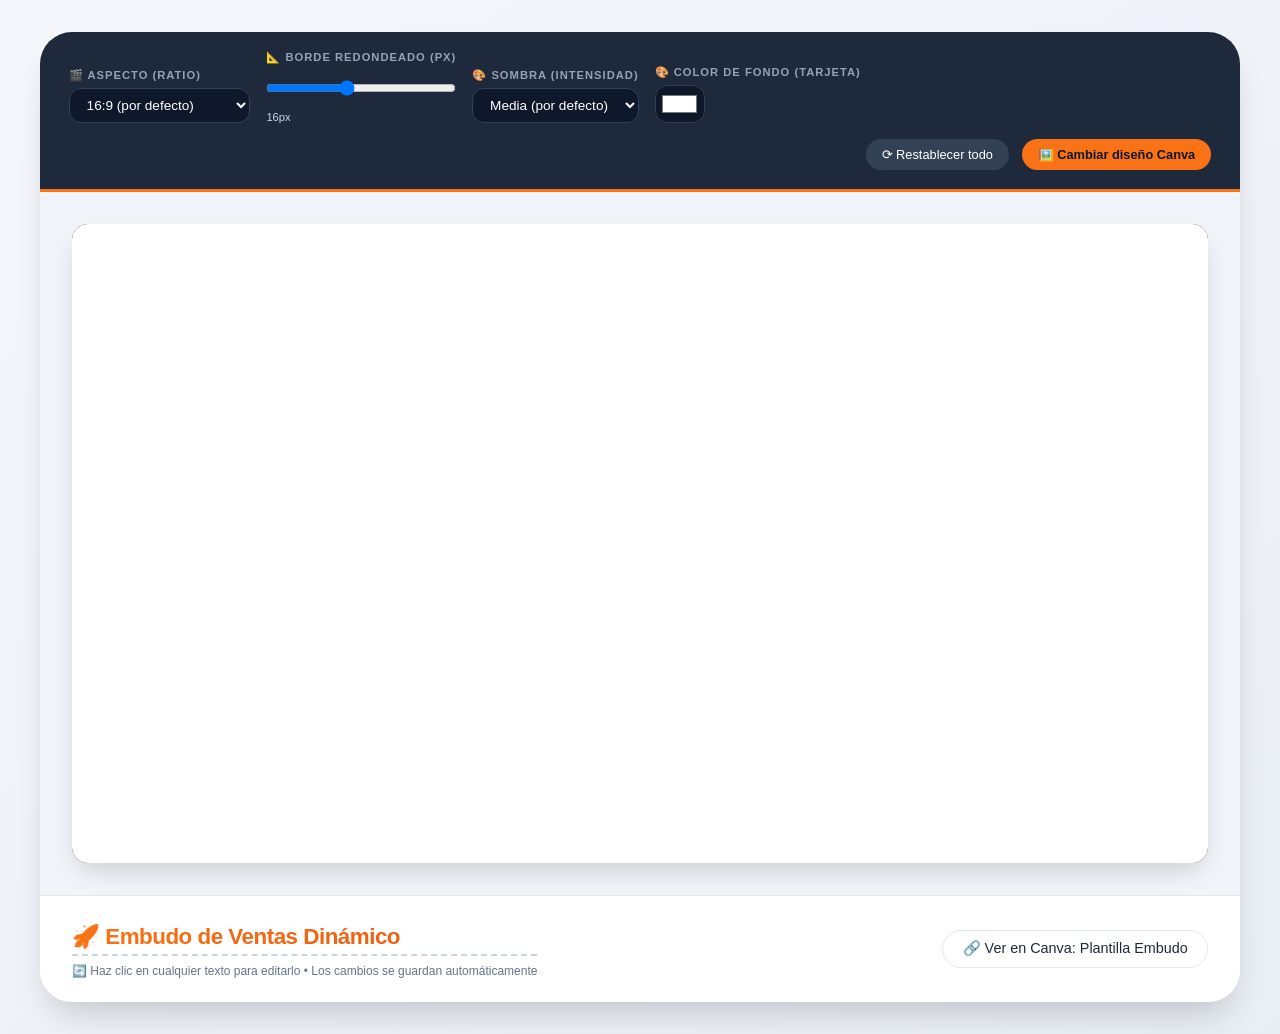
<file: Embudo.html>
<!DOCTYPE html>
<html lang="es">
<head>
  <meta charset="UTF-8">
  <meta name="viewport" content="width=device-width, initial-scale=1.0, user-scalable=yes">
  <title>Editor Visual Dinámico - Plantilla Canva</title>
  <style>
    * {
      margin: 0;
      padding: 0;
      box-sizing: border-box;
    }

    body {
      font-family: 'Segoe UI', Tahoma, Geneva, Verdana, sans-serif;
      background: linear-gradient(145deg, #f5f7fc 0%, #e9eef4 100%);
      min-height: 100vh;
      display: flex;
      justify-content: center;
      align-items: center;
      padding: 2rem;
    }

    /* Tarjeta principal con color de fondo dinámico */
    .dynamic-card {
      max-width: 1200px;
      width: 100%;
      background: white;
      border-radius: 32px;
      box-shadow: 0 20px 35px -12px rgba(0, 0, 0, 0.2);
      overflow: hidden;
      transition: background-color 0.3s ease;
    }

    /* Panel de controles mejorado */
    .controls-panel {
      background: #1e293b;
      padding: 1.2rem 1.8rem;
      color: white;
      display: flex;
      flex-wrap: wrap;
      gap: 1rem;
      align-items: flex-end;
      border-bottom: 3px solid #f97316;
    }

    .control-group {
      display: flex;
      flex-direction: column;
      gap: 0.4rem;
      min-width: 120px;
    }

    .control-group label {
      font-size: 0.7rem;
      text-transform: uppercase;
      letter-spacing: 1px;
      font-weight: 600;
      color: #94a3b8;
    }

    .control-group input, 
    .control-group select {
      background: #0f172a;
      border: 1px solid #334155;
      padding: 0.5rem 0.8rem;
      border-radius: 12px;
      color: white;
      font-size: 0.85rem;
      cursor: pointer;
      transition: all 0.2s;
    }

    .control-group input[type="color"] {
      padding: 0.3rem;
      min-height: 38px;
    }

    .control-group input:hover,
    .control-group select:hover {
      border-color: #f97316;
    }

    .control-group input:focus,
    .control-group select:focus {
      outline: none;
      border-color: #f97316;
      box-shadow: 0 0 0 2px rgba(249, 115, 22, 0.3);
    }

    .button-group {
      display: flex;
      gap: 0.8rem;
      align-items: center;
      margin-left: auto;
      flex-wrap: wrap;
    }

    .btn {
      background: #334155;
      border: none;
      padding: 0.5rem 1rem;
      border-radius: 30px;
      color: white;
      font-weight: 500;
      cursor: pointer;
      transition: 0.2s;
      font-size: 0.8rem;
    }

    .btn-primary {
      background: #f97316;
      color: #0f172a;
      font-weight: bold;
    }

    .btn-primary:hover {
      background: #fdba74;
      transform: scale(1.02);
    }

    .btn:hover {
      background: #475569;
      transform: translateY(-1px);
    }

    /* Vista previa del embed */
    .preview-container {
      padding: 2rem;
      background: #f1f5f9;
    }

    .canva-wrapper {
      position: relative;
      width: 100%;
      transition: all 0.4s cubic-bezier(0.2, 0.9, 0.4, 1.1);
    }

    .canva-embed {
      position: relative;
      width: 100%;
      height: 0;
      padding-top: 56.25%;
      box-shadow: 0 10px 25px -5px rgba(0, 0, 0, 0.2);
      border-radius: 16px;
      overflow: hidden;
      transition: box-shadow 0.3s, border-radius 0.3s;
      background: #000;
    }

    .canva-embed iframe {
      position: absolute;
      top: 0;
      left: 0;
      width: 100%;
      height: 100%;
      border: none;
      background: white;
    }

    /* Footer totalmente dinámico y editable */
    .dynamic-footer {
      padding: 1.5rem 2rem;
      background: white;
      border-top: 1px solid #e2e8f0;
      display: flex;
      flex-wrap: wrap;
      justify-content: space-between;
      align-items: center;
      gap: 1rem;
    }

    .brand-info {
      display: flex;
      flex-direction: column;
      gap: 0.5rem;
    }

    .brand-title {
      font-size: 1.4rem;
      font-weight: 800;
      background: linear-gradient(135deg, #f97316, #ea580c);
      -webkit-background-clip: text;
      background-clip: text;
      color: transparent;
      letter-spacing: -0.5px;
      cursor: text;
      outline: none;
      padding: 0.2rem 0;
      border-bottom: 2px dashed #cbd5e1;
      display: inline-block;
    }
    .brand-title[contenteditable="true"]:hover {
      border-bottom-color: #f97316;
    }

    .credit-link {
      font-size: 0.9rem;
      background: #f8fafc;
      padding: 0.6rem 1.2rem;
      border-radius: 40px;
      text-decoration: none;
      color: #1e293b;
      font-weight: 500;
      transition: 0.2s;
      display: inline-flex;
      align-items: center;
      gap: 8px;
      cursor: pointer;
      border: 1px solid #e2e8f0;
    }
    .credit-link[contenteditable="true"] {
      cursor: text;
      background: #fff;
    }
    .credit-link[contenteditable="true"]:hover {
      background: #fff;
      border-color: #f97316;
    }

    .badge {
      background: #e2e8f0;
      padding: 0.3rem 0.8rem;
      border-radius: 20px;
      font-size: 0.7rem;
      color: #334155;
    }

    .info-message {
      font-size: 0.75rem;
      color: #64748b;
      display: flex;
      gap: 12px;
      align-items: center;
      flex-wrap: wrap;
    }
    
    .embed-url-input {
      background: #f1f5f9;
      border: 1px solid #cbd5e1;
      padding: 0.4rem 0.8rem;
      border-radius: 20px;
      font-size: 0.7rem;
      width: 250px;
      font-family: monospace;
    }

    @media (max-width: 740px) {
      body { padding: 1rem; }
      .controls-panel { flex-direction: column; align-items: stretch; }
      .button-group { margin-left: 0; justify-content: flex-start; }
      .dynamic-footer { flex-direction: column; align-items: flex-start; }
      .embed-url-input { width: 100%; }
    }
  </style>
</head>
<body>

<div class="dynamic-card" id="app">
  <div class="controls-panel">
    <div class="control-group">
      <label>🎬 ASPECTO (ratio)</label>
      <select id="aspectSelect">
        <option value="56.25">16:9 (por defecto)</option>
        <option value="75">4:3 (clásico)</option>
        <option value="41.66">21:9 (cinemascope)</option>
        <option value="100">1:1 (cuadrado)</option>
        <option value="177.77">9:16 (vertical / stories)</option>
      </select>
    </div>

    <div class="control-group">
      <label>📐 BORDE REDONDEADO (px)</label>
      <input type="range" id="radiusRange" min="0" max="40" value="16" step="1">
      <span id="radiusValue" style="font-size: 0.7rem; color:#cbd5e1;">16px</span>
    </div>

    <div class="control-group">
      <label>🎨 SOMBRA (intensidad)</label>
      <select id="shadowSelect">
        <option value="0.1">Ligera</option>
        <option value="0.2" selected>Media (por defecto)</option>
        <option value="0.35">Fuerte</option>
        <option value="0">Sin sombra</option>
      </select>
    </div>

    <div class="control-group">
      <label>🎨 COLOR DE FONDO (tarjeta)</label>
      <input type="color" id="bgColorPicker" value="#ffffff">
    </div>

    <div class="button-group">
      <button id="resetBtn" class="btn">⟳ Restablecer todo</button>
      <button id="applyNewEmbedBtn" class="btn btn-primary">🖼️ Cambiar diseño Canva</button>
    </div>
  </div>

  <div class="preview-container">
    <div class="canva-wrapper" id="canvaWrapper">
      <div class="canva-embed" id="canvaEmbedContainer" style="padding-top: 56.25%; border-radius: 16px; box-shadow: 0 10px 25px -5px rgba(0,0,0,0.2);">
        <iframe loading="lazy"
          id="canvaIframe"
          src="https://www.canva.com/design/DAHLEd14nJ0/RMu_Z8nmyFuKSTXkt3XCQQ/view?embed"
          allowfullscreen="allowfullscreen" 
          allow="fullscreen">
        </iframe>
      </div>
    </div>
  </div>

  <div class="dynamic-footer" id="footer">
    <div class="brand-info">
      <!-- Título completamente editable en línea -->
      <div class="brand-title" id="editableTitle" contenteditable="true">🚀 Embudo de Ventas Dinámico</div>
      <div class="info-message">
        <span>🔄 Haz clic en cualquier texto para editarlo • Los cambios se guardan automáticamente</span>
      </div>
    </div>
    <div id="linkContainer">
      <!-- Enlace editable en línea (el texto se puede modificar directamente) -->
      <a href="https://www.canva.com/design/DAHLEd14nJ0/RMu_Z8nmyFuKSTXkt3XCQQ/view?utm_content=DAHLEd14nJ0&utm_campaign=designshare&utm_medium=embeds&utm_source=link" 
         target="_blank" 
         rel="noopener"
         id="dynamicLink"
         class="credit-link"
         contenteditable="true">
        🔗 Ver en Canva: Plantilla Embudo
      </a>
    </div>
  </div>
</div>

<script>
  (function() {
    // Elementos del DOM
    const embedContainer = document.getElementById('canvaEmbedContainer');
    const iframeElement = document.getElementById('canvaIframe');
    const aspectSelect = document.getElementById('aspectSelect');
    const radiusRange = document.getElementById('radiusRange');
    const radiusValueSpan = document.getElementById('radiusValue');
    const shadowSelect = document.getElementById('shadowSelect');
    const bgColorPicker = document.getElementById('bgColorPicker');
    const resetBtn = document.getElementById('resetBtn');
    const applyNewEmbedBtn = document.getElementById('applyNewEmbedBtn');
    const dynamicLink = document.getElementById('dynamicLink');
    const editableTitle = document.getElementById('editableTitle');
    const dynamicCard = document.querySelector('.dynamic-card');

    // Configuración original
    const originalAspect = '56.25';
    const originalRadius = 16;
    const originalShadow = '0.2';
    const originalBgColor = '#ffffff';
    const originalIframeSrc = "https://www.canva.com/design/DAHLEd14nJ0/RMu_Z8nmyFuKSTXkt3XCQQ/view?embed";
    const originalLinkText = "🔗 Ver en Canva: Plantilla Embudo";
    const originalLinkHref = "https://www.canva.com/design/DAHLEd14nJ0/RMu_Z8nmyFuKSTXkt3XCQQ/view?utm_content=DAHLEd14nJ0&utm_campaign=designshare&utm_medium=embeds&utm_source=link";
    const originalTitleText = "🚀 Embudo de Ventas Dinámico";

    // Funciones de actualización UI
    function updateAspectRatio(value) {
      if (embedContainer) embedContainer.style.paddingTop = value + '%';
    }

    function updateBorderRadius(radiusPx) {
      if (embedContainer) embedContainer.style.borderRadius = radiusPx + 'px';
      if (radiusValueSpan) radiusValueSpan.innerText = radiusPx + 'px';
    }

    function updateShadow(intensity) {
      if (!embedContainer) return;
      const shadowValue = parseFloat(intensity);
      if (shadowValue === 0) {
        embedContainer.style.boxShadow = 'none';
      } else {
        embedContainer.style.boxShadow = `0 12px 28px -8px rgba(0, 0, 0, ${shadowValue})`;
      }
    }

    function updateCardBackground(color) {
      if (dynamicCard) dynamicCard.style.backgroundColor = color;
    }

    // Guardar y cargar preferencias desde localStorage
    function savePreference(key, value) {
      localStorage.setItem('canva_dynamic_' + key, value);
    }

    function loadSavedPreferences() {
      const savedAspect = localStorage.getItem('canva_dynamic_aspect');
      if (savedAspect && aspectSelect.querySelector(`option[value="${savedAspect}"]`)) {
        aspectSelect.value = savedAspect;
        updateAspectRatio(savedAspect);
      } else {
        aspectSelect.value = originalAspect;
        updateAspectRatio(originalAspect);
      }
      
      const savedRadius = localStorage.getItem('canva_dynamic_radius');
      let radius = savedRadius ? parseInt(savedRadius) : originalRadius;
      radiusRange.value = radius;
      updateBorderRadius(radius);
      
      const savedShadow = localStorage.getItem('canva_dynamic_shadow');
      let shadowIntensity = savedShadow || originalShadow;
      shadowSelect.value = shadowIntensity;
      updateShadow(shadowIntensity);
      
      const savedBg = localStorage.getItem('canva_dynamic_bgcolor');
      let bgColor = savedBg || originalBgColor;
      bgColorPicker.value = bgColor;
      updateCardBackground(bgColor);
      
      // Cargar textos personalizados
      const savedTitle = localStorage.getItem('canva_dynamic_title');
      if (savedTitle) editableTitle.innerText = savedTitle;
      
      const savedLinkText = localStorage.getItem('canva_dynamic_linktext');
      if (savedLinkText) dynamicLink.innerText = savedLinkText;
      
      const savedLinkHref = localStorage.getItem('canva_dynamic_linkhref');
      if (savedLinkHref) dynamicLink.href = savedLinkHref;
      
      const savedIframeSrc = localStorage.getItem('canva_dynamic_iframesrc');
      if (savedIframeSrc && savedIframeSrc.includes('canva.com')) {
        iframeElement.src = savedIframeSrc;
      }
    }
    
    // Event listeners con guardado automático
    function bindEvents() {
      aspectSelect.addEventListener('change', (e) => {
        const newAspect = e.target.value;
        updateAspectRatio(newAspect);
        savePreference('aspect', newAspect);
      });
      
      radiusRange.addEventListener('input', (e) => {
        const radius = parseInt(e.target.value);
        updateBorderRadius(radius);
        savePreference('radius', radius);
      });
      
      shadowSelect.addEventListener('change', (e) => {
        const shadowIntensity = e.target.value;
        updateShadow(shadowIntensity);
        savePreference('shadow', shadowIntensity);
      });
      
      bgColorPicker.addEventListener('input', (e) => {
        const newColor = e.target.value;
        updateCardBackground(newColor);
        savePreference('bgcolor', newColor);
      });
      
      // Edición en línea: Título
      editableTitle.addEventListener('blur', () => {
        const newTitle = editableTitle.innerText;
        savePreference('title', newTitle);
      });
      editableTitle.addEventListener('keypress', (e) => {
        if (e.key === 'Enter') {
          e.preventDefault();
          editableTitle.blur();
        }
      });
      
      // Edición en línea: Texto del enlace
      dynamicLink.addEventListener('blur', () => {
        let newLinkText = dynamicLink.innerText;
        savePreference('linktext', newLinkText);
      });
      dynamicLink.addEventListener('keypress', (e) => {
        if (e.key === 'Enter') {
          e.preventDefault();
          dynamicLink.blur();
        }
      });
      
      // Si se modifica la URL manualmente (por ejemplo con el botón de cambiar diseño) se guarda
    }
    
    // Función para cambiar el diseño (embed) de Canva
    function changeCanvaDesign() {
      const newEmbedUrl = prompt("🎨 Pegar la URL del nuevo diseño de Canva (embed):\nEjemplo: https://www.canva.com/design/XXXXXX/view?embed", iframeElement.src);
      if (newEmbedUrl && newEmbedUrl.includes('canva.com') && newEmbedUrl.includes('view?embed')) {
        iframeElement.src = newEmbedUrl;
        savePreference('iframesrc', newEmbedUrl);
        
        // Intentar generar un enlace para el footer basado en la nueva URL
        let baseForLink = newEmbedUrl.replace('/view?embed', '/view');
        if (!baseForLink.includes('?utm_content')) {
          baseForLink = baseForLink + "?utm_content=share&utm_campaign=designshare&utm_medium=embeds&utm_source=link";
        }
        dynamicLink.href = baseForLink;
        savePreference('linkhref', baseForLink);
        
        alert("✅ Nuevo diseño cargado correctamente. El enlace del footer se ha actualizado.");
      } else if (newEmbedUrl) {
        alert("❌ URL inválida. Asegúrate de copiar el enlace de tipo 'embed' de Canva.");
      }
    }
    
    // Restablecer completamente todos los valores (visuales y de contenido)
    function resetEverything() {
      // Reset visual
      aspectSelect.value = originalAspect;
      updateAspectRatio(originalAspect);
      savePreference('aspect', originalAspect);
      
      radiusRange.value = originalRadius;
      updateBorderRadius(originalRadius);
      savePreference('radius', originalRadius);
      
      shadowSelect.value = originalShadow;
      updateShadow(originalShadow);
      savePreference('shadow', originalShadow);
      
      bgColorPicker.value = originalBgColor;
      updateCardBackground(originalBgColor);
      savePreference('bgcolor', originalBgColor);
      
      // Reset de contenido dinámico
      editableTitle.innerText = originalTitleText;
      savePreference('title', originalTitleText);
      
      dynamicLink.innerText = originalLinkText;
      dynamicLink.href = originalLinkHref;
      savePreference('linktext', originalLinkText);
      savePreference('linkhref', originalLinkHref);
      
      iframeElement.src = originalIframeSrc;
      savePreference('iframesrc', originalIframeSrc);
      
      // Pequeño feedback
      showToast("✨ Todo ha sido restablecido a los valores originales");
    }
    
    function showToast(message) {
      const toast = document.createElement('div');
      toast.innerText = message;
      toast.style.cssText = 'position:fixed; bottom:20px; left:50%; transform:translateX(-50%); background:#1e293b; color:#f97316; padding:10px 20px; border-radius:40px; font-size:0.85rem; z-index:9999; box-shadow:0 4px 12px rgba(0,0,0,0.2); backdrop-filter:blur(4px); font-weight:500;';
      document.body.appendChild(toast);
      setTimeout(() => toast.remove(), 2500);
    }
    
    // Configurar doble clic en el wrapper para cambiar el diseño (alternativa rápida)
    const previewContainer = document.querySelector('.preview-container');
    if (previewContainer) {
      previewContainer.addEventListener('dblclick', (e) => {
        if (e.target.closest('.canva-embed')) {
          changeCanvaDesign();
        }
      });
      previewContainer.title = "Doble clic en el diseño para cambiarlo";
    }
    
    applyNewEmbedBtn.addEventListener('click', changeCanvaDesign);
    resetBtn.addEventListener('click', resetEverything);
    
    // Inicializar
    function init() {
      loadSavedPreferences();
      bindEvents();
    }
    
    init();
  })();
</script>
</body>
</html>
</file>
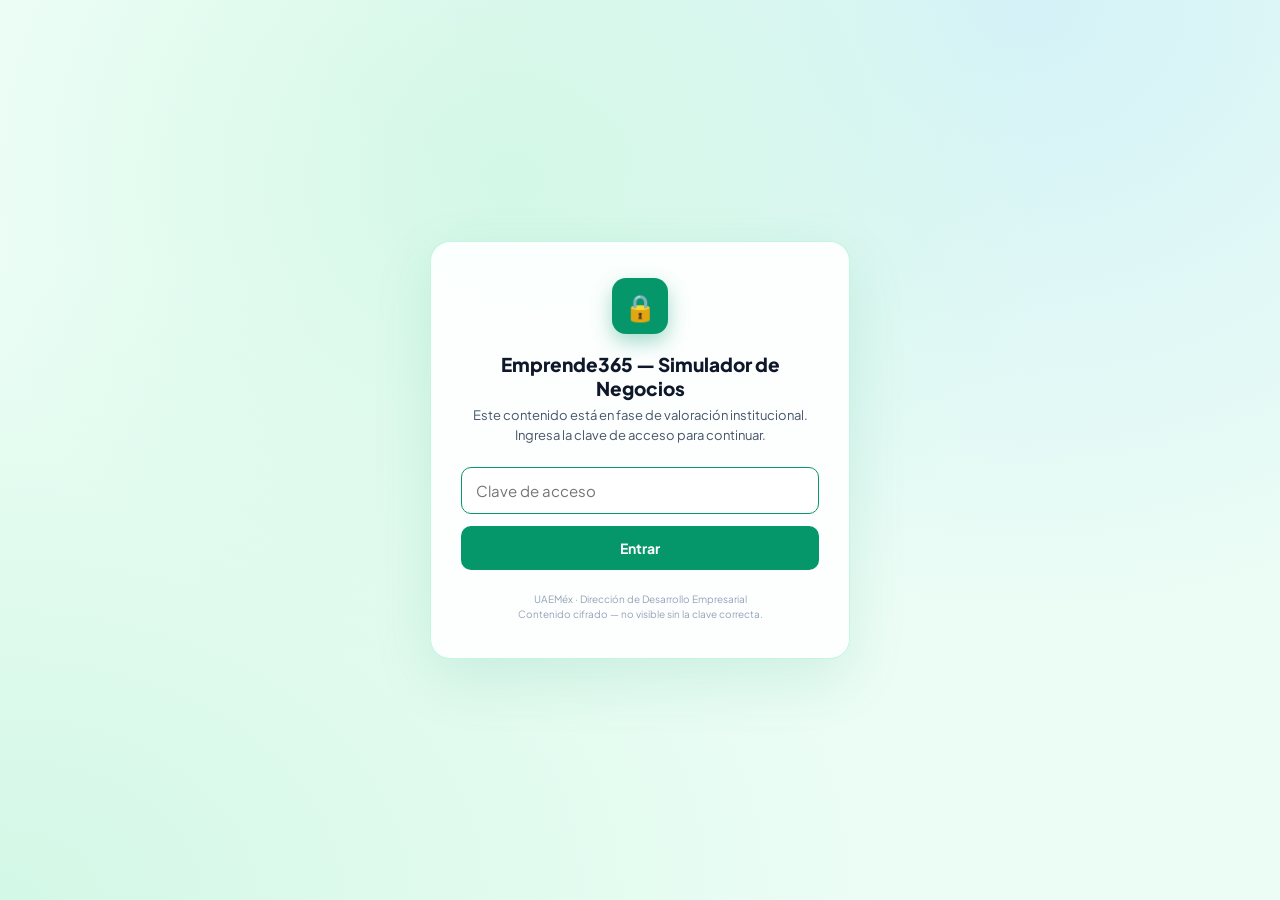
<file: Emprende365_Simulador_v4_pt.html>
<!DOCTYPE html>
<html lang="es">
<head>
<meta charset="UTF-8">
<meta name="viewport" content="width=device-width,initial-scale=1.0,maximum-scale=1.0,user-scalable=no">
<meta name="theme-color" content="#059669">
<title>Emprende365 — Acceso protegido</title>
<style>
@import url('https://fonts.googleapis.com/css2?family=Plus+Jakarta+Sans:wght@400;500;600;700;800&display=swap');
*{box-sizing:border-box;margin:0;padding:0}
:root{--verde:#059669;--verde2:#047857;--verde-claro:#ecfdf5;--verde-borde:#6ee7b7;--rojo:#dc2626;--texto:#0f172a;--texto2:#475569;--gris3:#e2e8f0}
body{font-family:'Plus Jakarta Sans',system-ui,sans-serif;min-height:100vh;display:flex;align-items:center;justify-content:center;
  background-color:#ecfdf5;background-image:radial-gradient(at 40% 20%,hsla(151,72%,90%,1) 0px,transparent 50%),radial-gradient(at 80% 0%,hsla(189,70%,90%,1) 0px,transparent 50%),radial-gradient(at 0% 100%,hsla(151,72%,90%,1) 0px,transparent 50%);
  padding:20px;color:var(--texto)}
.card{background:rgba(255,255,255,.9);backdrop-filter:blur(16px);border:1px solid rgba(110,231,183,.4);border-radius:20px;box-shadow:0 20px 60px rgba(5,150,105,.12);max-width:420px;width:100%;padding:36px 30px;text-align:center}
.lock{width:56px;height:56px;border-radius:14px;background:var(--verde);color:#fff;display:flex;align-items:center;justify-content:center;font-size:26px;margin:0 auto 18px;box-shadow:0 8px 20px rgba(5,150,105,.35)}
h1{font-size:19px;font-weight:800;margin-bottom:6px}
p.sub{font-size:13px;color:var(--texto2);margin-bottom:22px;line-height:1.5}
input[type=password]{width:100%;padding:13px 14px;border:1.5px solid var(--gris3);border-radius:10px;font-size:15px;font-family:inherit;margin-bottom:12px;outline:none;transition:border-color .15s}
input[type=password]:focus{border-color:var(--verde)}
button{width:100%;padding:13px;border:none;border-radius:10px;background:var(--verde);color:#fff;font-size:14px;font-weight:700;cursor:pointer;font-family:inherit;transition:background .15s}
button:hover{background:var(--verde2)}
button:disabled{opacity:.6;cursor:default}
.err{color:var(--rojo);font-size:12px;font-weight:600;margin-top:10px;display:none}
.err.show{display:block;animation:shake .35s}
@keyframes shake{0%,100%{transform:translateX(0)}25%{transform:translateX(-6px)}75%{transform:translateX(6px)}}
.foot{font-size:10px;color:#94a3b8;margin-top:22px;line-height:1.5}
</style>
</head>
<body>
<div class="card">
  <div class="lock">🔒</div>
  <h1>Emprende365 — Simulador de Negocios</h1>
  <p class="sub">Este contenido está en fase de valoración institucional.<br>Ingresa la clave de acceso para continuar.</p>
  <input type="password" id="clave" placeholder="Clave de acceso" autofocus>
  <button id="btn" onclick="intentar()">Entrar</button>
  <div class="err" id="err">Clave incorrecta. Intenta de nuevo.</div>
  <div class="foot">UAEMéx · Dirección de Desarrollo Empresarial<br>Contenido cifrado — no visible sin la clave correcta.</div>
</div>
<script>
const SALT_B64 = "I1BTrv2RkqjajAUMH1i1Qg==";
const IV_B64   = "fmz3G0a0zzDB/51Q";
const CT_B64   = "l0dWYZ1uXjAh4hd+clgGr5dPfoX6Ntln14kSz9O+vnQHN4OwTcNWH3YgTRFJ2yn8WGuE0mUylqfXH5/zpfQHShxe1r4UHrdxl7cEk2PKJ6TdBBTWsGvcmzAzhxiYG2ndOoE0/+wW8Zj0VAMQ3Ifid3qP2v8B+6vt2BEgF55uf0PkCHGo5TKyWWTuNy4wRc0ud5n4ecsXt/rNYQa2SG8KOdoUMDffhmNfenmfIYAQV5sQECxy6kon0lVYOwZfoVI4GL1l4+iXD1pX90vXoHlKLxeSfxifY5ds/P9XgSE9QgCTAg3KXBbaryVMvHpU2zsYoR9emcxmiEvax3K7DibjA+9wPJFauJZNNG5NHz15yLsnb0boMScrNjZRWPz0HtpPWnfCsFbv3POQkD26awpZwXv/cuqMjSopJt4nbjsiYkh6jVrhOhwqBqWlhjBvNXqxUZZM5DGNfrpYeX2qkNByfWtObFvUWb6ZzTElfBY4K0jEo5q1fS0aAqaWNyFuQITdej6wNfOiW/v7gryqFWlBcWBfLcpsTdr+Ox1BaltTnqcn02zMTSUwjpaX7i/+NQTHNKaOXiR39qIyy7tOlO3who4EGCjfoEaALRnGxinfi6u+YVd92YodULpgnHp7mISufxzYv+vIHjH/[base64]/j52giKCLzSaeKjMZOD/bCjaW7g/acOv+/AaJifrfEaD60lvD7mRUkxjpNkKaU33zPzIQ/PBzGs/zNqDMcAf5j78ZEQqkHmvqqOv6k26h1j9cIhBoKIERFpy3W0FGlTq7GVWYg8253XvdUMvqZ9nQxfaz7emZu2LQKScIdF2X+iS6ZVj+YTR6d/K1HRdM4rYIWfXURqBgu3pM7wwmaoVT3XGM4z0/wxVumKQTSDeQtHCb5fMRbNg2epZDMPDFT8HCKynwZHBizhpD+I51rA+KEfr6kDv48TWo7DZcyuNgg6AuTFNt4EBqD+kbTGulTW+3FcQeose0IhvLBFqo11PGGwDjIWK93ozO2buFcHjEfvW82Ki5cHS5J3d84QG13EjNBczOizTLOJSUKOICcH7Uo9y/509trq/ngoxbHj+CilHDbjLYRImzBs3Ukd5Usa9XIHiUgo63pqiT/czshoMSEiwmCZOUkZKjA+lqQ5HNsqHvqDc3nLVCGts4fN14yEtVnSQPh40AFHOdkDVELcVT75rWy61JcY/3UB9diBDdONBn5PsoN6wVL6fbsys2GDuerUxmkJIzE63F0Qzt6Is4B7e5Kw8GzWVDzqAwOc6AdPUBtagd9aDWTcb9czphfsiMHm5rvOI6O9wihCqpXJlX+8q5M9jhF9oQHlwUyYmfexibYWG1JBF7GhNfEQyZZjR7zsuGLgP3R2AsbQEhJoNLHWx5ajDhvA/87PXFrQCVtx4mehWHcezOmyYU6hXhKiAh9YvoStnrq4KrbVp1Kfm9JyKeZvKu1u55ssJaVVtvcAAUvxDNYRohDjL1OJeleXdn0vZd9dGqXZ3ihwtCkb2R8lHdbynDwY9EdRkFiUjo1ETPrGSq0eT3/[base64]/n4MD+hYDLH+04HfpWQHvcvgM6zwUlobJw/7lrKDgaAn3pw70EzyWtbPIRoLc/RmZo99b80ToHjpFIli+1vQgLRABb0Po2CL65N1IydPXKLos73yJmyY89BFnEbBoCx/459T58PEMJDTlMl6VpZxhm8wbDglZyl075qdo3FW3HI3BRmPR0P/UjslYl3AGLDGUe3cah+ulFpHnZLgfLqAXk4zGJNw64NC3a5qDY9/ubjZm1uHQj/5AOzO1ofo2gGAVuB0rNZ1a6DC3wpdhaRcKlR0XqfIqYt5+/IWNYIQbOuxy78WMEFTuy7gBcfKL/Jso+EbVzuZSbjcAd/yoJMUmfXM1QuOAmSxNHdMyMbG815ZW4x8EnYL01y2YlHqylbqzHpuVMz4BeWfUbCb7xJUmy3tbLl8htNM2BYHLcyo/[base64]/HBt4YU2i7NRIs/dQ2t/[base64]/[base64]/h4Va26y0xSlpfQtw7xn0zUb5hgzgJtjqNAyJDZtWWtdsS22LakQbeImzlZ+lBruzdngFU1GKugmSRo4zEm/IIpCTrAQC2+akuM0ZfVJWjIVu3RSE0yuH0bLpX9zvMn+ESdIXrH09abm7DNG/Bp8HlGcvVp8pNz0KHIk2FVXt9ETHJjGohUcnI+S0dzC4bQ88ghQfTbRdpO1k9Xnw1FphMK6EBuUWoVMZTgO6vVUSFVrpui5CiAWi9BgE2ewjhfAz9/zO3M3Q9InWUG0uE21x4y6S7dyDmtmxeoNizD+vW77P1zFv5LCMI9g/3ZtIWD6OBedMqGDLQo+FJMlkluFNxldsCrVuN8NyVxvoNt2m7UmPkND25nYMuKJXSjQTsJRwg+V3RtcEfOELS7D/nmJvACvZEyM8aGIRLk4Dt07wIBai9iTg0V9tPraCQOwWOzT73AxbcajR3HZ+hkb9Ly2Spq9grcRh+/+Av36G7bMpkXfiOYxmkQVtIHEg3mKLrkp0LX5gNeBLLEaEWPc/SqagElxGJNf4QcP/QUFwV7slcRhOeSzPvWl0tVrhD9Y727I4YvOC0ugtnSikBrwNURWOMpEi5QPMNEa1yYp0anw02IEbyK1Ezzqi1pbFxIC5WHb7s9yWXRTauucPNVtwTLHLF5fjPNS4/4YT71tCCbAZFub7rBY5SUBdZ8crK1p43580KSKX3KZx5I8we1uqIG3COMoZYTALiBjj+1PdUYnDwoyXG8i7Puc/7o7hYSgbtE60xjCfbzQz6AHfHW1uVkLxw6CFgFmExeOW1Kh55PtJt2oR6i6mzgsXmaZ+NBBp+ytXlvmb3AL0xI1x2ajyWliCRYxjFoa8/B7NnelE8aPeyXLbYSvg7KA/JTb6CDPIb/YPwamiYEAOClslAmDRuf22178S4FXjswtbPYcVKDEhl7BmQemNvHNqkaRaUPTTh1utOD4VaZIjpbamBLNX5Lo5rJjnHTsi8AStvWpC46s9ww6EXNrKuFXoNJepnzocb5R52L5hmDpLyyQRFiGm7JCsW2G1ECOxef/aOFzGco4+m5iLhr8hWI10IThH0JsZCtNLfzE9SZvYrmh6RrHww2PZx08V4R/Hsda7hDjz/fejwtlz09oQyEfJGDWH7Ooe1zYHEGMFVTyOyqPwdm7h+9uUxi9hR6iVo1bKk3Mzlf288qzLcwKMvSZ/Iy29p/hGtuZpymbwX1rqQkmolUP3CRHRLsZ5I+q4S3RomQ4NSmak1jlrv5wjgB1OVPBPrr4+GeaYYojRknNCLLh5761ZNkBcFX6kOI4OmczkULonghnMbdb1Lxf4DOByC9y0nCP0LfPKu183ADjBmZK4QrAOT5M4MYqbFb0E6ydCXPEDBTSluNCFkpwE/qEZQipyCcv1k8DOuPiFQJM9X1iXTO/4bQAyH5KNhm5kB5Ct3to0PofWQ/fv6rcMKEe4keLsiBOAydD4PoKUCChRvMQjYAB222oTMwLQdQKpcPPu9jrxb7uakqNd2SNnhjhL0oLJrr6tIxBE7xI/T6vDtGJlhfvGuVKm47Kbq78y+hAcx6NbbCwhTxGjUaX68ovQ3Z+nJwdwh8q9jJZ8q13KtIRibRTJpYJpmpfQm8HqHDGe1EvZKHiknor7foJn8kfDjcpD3+kSRm9phIeDwK5nXY6ZQQT5ShWgYT4IFp9g6OVqAIoa5U6wBK5Sl13x0kSS8DqfJ/fT3UO9IwlCKgeKhAOJNYSYmbgyazR0aZeEBTEK9MzeM/OYWuqDGdBNgd0PdTe2FvVZpOKVpxpnbRr+YatiHpcDnZjoegWyidn7VNlFScGoqiCyM3bZM2uypShFb7aoat/nH0YJyxUNPMTFsIcDZSozNcfvXF/QkECH5NvJVefDnpXXb3aSbSw3wl0rhdfPK9co1AfYi9Drr4df7E3i9UcFcPfhd7qdj3JNQh0gzESfNpr+senvcBLZQsRnLf6nz6HRxNtU+jmJqlw9I79FvdbwxSUD83A2wk8hxXqHl48eSXhBsSR3M+1gHvVNtPjhpTs0J29YIXmbcl8duZBuf9/19OHUz7EOSwmfhlQ6oAH7ufC7597SC0rdRXykhp7FddgnDlqJA9uUtlnNfr5unkWDQlV+Pq4G/54Ip8maPpGOCT6kZmbzv6OFXmVHyTCfod43uak7/uupn+DjckSCKQ4I7hir3zwnjaMIXDvaeUxsXh/fHmQ0ZfCcd+LUy0HDFAT5GT2aYzwlwTrv6h/[base64]/GMrKo/MQEF4GYmchPf3VS94TpUQJB2x9mOBoFKY+rbKSyMrhhX58U7oV0vS3Sxwya5QFBS4gcEnCjnyu12fFE30mPenFX1bUA7ZZio/Rywjub2OrvwTTZCqMoFfSDBO7d/QcJYl4X1rMa7QzPKtFVrgG/QB4/XP/gO8QXipDpcuWvUBZK60gzwJY3Y8rlhf/CPL/ma/AxlZc4qa2kRwDZa/keK0fATyYXzn+AGWLWqQLrNzcVJLZX8mpsKNaUhmKa98i9Toyaf5JPL1PwYorakSc2r+He22Zzs8LazLGz6dZrTTgefbUc/eqsWSGIIDzVuqZe0sWaTxu4xq7WuMRmSVm+Gq6oGr+YAIgjI/EUGjISfaT4udlHOTYS74VXDPbtaN/p+urZuIAS9HydGEzRAw8JeUQ6J2T3mog1iZH9Ybau0EX2DH1MnGa43KFKwWI7DX6Ch3deUlstn2O5YRslnuescjb9OQX82rD5d2VopS9Bsy8ZyxCHxY49Iwy7dUD7cO/mWVpNN+GsVyTW+loLSR+0bOgUcSxFsS+UNfcxFo5X1kcxde8u8B0o5beGYmUDHvvSdsdQ3VC3XctWSkgh+aYAza1RioGHB7G1qCNVEvnRi3txE1ENvvJ7bYyHQKG6bgiheSkKD/fm7cUSubyW6USURY331pWO8DBFYGnKsaAfeVG2fHXDV7BDCvJnUS7A4ujI3NwUHwmoHsJvY0WA+r6IZFrWFYEc5SpdiLOBhmbsgxBmyyV7p2nWb5SOAkEGW6ff2gPu7EBpJgUWkhUTZpgul20w0xGHV5eKfAxHp7MvURWciRPBvw7zq74TAmdrR3HwSfmdWZ7fYcx/817rkvqzzLa70iRnUh7Fo+zme4CK9qQuI5UxutoYU4096b+w0H52oSqUZyEHlos+KZQRHYalfKLwuFf/OXljOfkBYvrpYM2nlL1iSpK23TYODB9a5U8VaSVUhoTJ7vkEI6lMyzc7BHywUw4kp1fpULWbYbwqT8+h9q5dbZN4BH1c4ASyJ2FaPcWJTexOKXOKhxlN1/E99CH3knBzUmmy4Sd+WcvBxwgg7sutQPhoq2N4wGX8nYQefyFqvxgoUBtC53U9LRFj5/zUMR9go8J4jCLKElcaN+Lpgxit2AlA8hTdSNJVEldqKiw+ajrBdyimWjFsgqwQKbafaNGN0Op3eUTZ+T9puk21zlvff9UPLC0ZiBxbJnjq+v84tvLH+Qb5UbCgSyQiWhqwVMjVtALGhHccFOP3aUAxYg70LHnlB1ezE1CTSeuvzXADg11Eb5B/ajakVS577dQZQw+EBeYW1F4DL21mr5u4dHg6fPGsiPTs2GMflfph2SpHLy8KkOy0I1MLF7gN/bU7LjMozx/UPwPAo9vGQ1iavkDWOVKC+6c298clXhsizgjOzFSEqNAvDc/NrHdCRbZ9Cudy/k57TDuNiHI75rH0ywX1Hy8Qxyvs7SvStPcErZsnVPmzhoBw/e56HLV59uYmZrAnE1w1cWLK2KQeLFw/NfWYPHjziTummUjSQgpX4sNPGu9eLG4eYqVcjGYpkLdXnJ1xAVBZktrP4YNAtILIaVDg6mDSb4XXYtjj/eKuI8TifYadlukHvKwXktAcHElxB1OhdAdbp46+rT0c2psnQ62XtIHBDhZiabnlacHBHXduadx0OpozRwg7rXCUMLWzbh62D/VxOdnJBcxLowmNlExt9q7QvRTAvPpCFjfWSAsc3TVRx5epJzrXt5vFNGCv0XaVPPwLKMMHOhw+BVZSCOKZxxJh+g+Ve6BmAKmSH2undToJ5lgnLujanMWkwpRmDFxeTmrOT68AzVSflq++i/xuRzWzZJ/EiWENR674avamTuTOM42R3RnUy7XQiYyEHwmpvcxJx+qyovqdu6IYna1mqglkkTck4tfXrRuzTrvgUXrhWF0AE8UXUMBIXZhnIMkg89WR6kGubnryY5/7rwkw0UOeaNSyDNr+kUCU41QCds2gmKYf5TEWAtJd0gOKs3lOEQNvn5lZn+CUt9XEIMseuoPjOXOQnzi53IUfLCXdi51H2d6rEWO4MHZIyS4c6IhZSBmI1ocC2VizIs5UAUWBockUlJIVnadS3fDMzzIjngl8KLsGOwRKhgLacYA2+3/uuXQ9bjruVDYlXaiPualV/XdoGoiUKZcAdQOiwlHLlPnInL6y5lcuaVG9cAgG9IpTJK+1JyY5XDymQO6xvCxNISzKRnxiT+d8QxvTHFmVejnQGY0gSW3CafF5GwD+jgD7/0oSz7vwXr60OpoC8ynxdfS2hIxtZIzoKDnIJ9knVSNPmo1UoxE5vPT47vRgPgODYMVyqbba3EHbvQIu8BZC1M2cL+onCeSSRwroudTQ+7y2LeeNRM8x2etcm7Dm2Hj/l0tRX7bnnZ+mzeFQfsoqV7W+D2UaDR2z83IJ5JqIoChOoqYEj0c+Rwe4CZaMKj6Z0zPLOoVY+LeVP73ViBD/LGgb9Av565qWXrMZAWEY8qYWj7iaw/q9lAL6Ay8Y9BbUIYw1JzBaT6gc/WpTu0hZlr4BGNvc4TKwgHQ7TDZ357vJ5nbUaxBfg7WeH5M3W0o2fLJerTCIsoED85nu4eSu0MDioRwXkBmkDsfu2xhnCyMy6A8YpU5WrrKzxN+ZDSaORZaDIJW+0NWtTav7KvAsr+TZttuPHMnG1DlMBLYL5NocHxh/[base64]/Dq1+DOQrv3ZRAsrtpGbVUt/VHq0/cozKT0Qu92Da0YpiMNywzngbKw4NiH9LZI68ZNtFlkKBjhpA44Y3DvkwZP+hqVy29JyHF5pdgwcOFLm2uCENr/DwgGkXe+yplJfrCT+pJj4PkYJPdVJY68O2GGM1I+KQy18xFogKfjobPgyL1HHbbnASbbDqacYszu5KUPDeSIn4jmWo9ByIiNsOX4pCwT+Ssj6ZPGCSVVzDLDV3wTjIZccbgEDIsTeyDuxtyECpd5MvVMrnpMccjM3ncWN/gVMOE6t7iibxSsIk1DtUlcPKfZFLC8ab0GbDnT828X/wpT18sah+aXxJyR1xwSzlRmcT16w+e34ZhmtEnELRzo3PT+SGdgRsISuxHW5zmxBKCHfHLCR8vSdVRRjtXksQAblTf6vUT6jLHTmyUpE7vq1RrhLoFSiEt/2YfbvX7BHAlyZz7TIxeV8dDuHcpE+MCSc9vmeJ7Go9/FDrQs3duculzbrG7r4RYtbzOqfU/U1bxvjEGpmo8cC/7d/FOTmfZtDT1PLm+QcS2bfzpqqJsebTm+nktC4AZCLnpBQducYKIZQ9AmMbZC4krIAthcFSmCejAmauNqkXhBOhHGo3YKpPBqtcXrSZcvfK4lc5fQCA/Bjhci0errVHn5xC10ieHSMEQG0I84oJuK9CGKIz1pVZzl31bi8evpV+V+80dGj0D9H9KOR7HyGXAJbtCfjxPpuLtvlU3CeeLmQJsgKcaaTtNWbLPCdztMdz/R3pDBQQ1DJJ9F7eiihU8Xa1NHcCwIUr33ZXf9SDOG0CA/jJ69nGhW+zVr3Pio4u6M+nt/M+oHZCwZAfkNQsicPc96TGae1TkxiaS17aecqlKaxmNYnQNmZ+SlPzw6ivnc3a7IZtAb66nm2qVtiw4rOZjii7a0M7W48iR7Z5uLvi6baaowoQLn3FCHpH8CLp9Fbw8sRzYdC17bzEpMFxKnYw4h1Uf/YCnkroznXBVnkZwu3YkwSLTuGmQSZvm0g2zbQr3gDYPmWdVyB2wYavasZut5npTarbGdbv71ZxQz8p83ceYUvgCNhHyZ7iFHVAAdZNnu70LW6vYbxnr1nHL5eXwQwyuQO+GmSwC7L7/HjO2rO7uHS9IbB2wSCjKG7zEalKc6GxfkCw3tsSOFBDb0jC5wCKn9YvoXDI5wkVM1pFaEd8TytME2Ua2pd9JXSfVAFlmW8ccUZKDMAjFdT/i1huueYPJE/KFdq2zi493uazdEDq6M77xABqwIQhDjjTFhBJ/3F/qFo9UhwwBxfP/qoV2f7AKMGSsJnNVnEw0cGEKNeGvGvznF/gmNUVcKoNbe34yGVuWcHN2AxIyDCv2rpmFnW6KvOoqFwkb3Epgm27WKQ/V+Hwd0soSuAyhlEjkE2CfP3pq5B9zLr8DQQfmOBqzZo5EonCCkT68qTHYvUWn3nr9cM88sTwa3/oy9gKDGZvY89qJv/KepzxPpsBb1aVLPFFT3uKuGeL3DGTfEL/lqiWLTGglhj9G0d1h7gRofM4g73+Eb8o6fT1zcikhV7iSK/56X+bZ35kxF6bMy3KEiMbaI2HPopq58+lpyUctdDnhcIsC6Vx7/LW+xs8knWuq9PCAl14cTyDZ+8z3kZ9K37mIvfyHXlgnVFyfGpl4bggA/AtlDQupNsFnhMcuoFNY55nJxDxvQeLzb7DxMVCQWGnTqba07AkreV73jF+siaOrVopW/nuIqjwIvPwWdg8Llh/eh/CnH8+sGUR8h00iisH6kq1BPvV7WUf2J6tsYgaD4LIJBwjFq6/5HCs010cZ4PAKm/MfyqsjJ6jFuHaAEC0QsDvfqvZKqACSY5Kj0H0z8dXSzNj333+l7juvw/hMn31qatwe18+XWPAz2VKu5Rl1SqelUHvTMlAZ5shD+6nXX9Zw7y01klrblm/Hu4TAwJitES9BwZ2AlXAETqXICF+/O1XYyn6xjbtn6lfxRVatFY/ET9QSIyAh58+Frz7oipvoOUKQ7IPhj57rPn78HlyMZmpHImVx41E4Gda5ydQlyJKNT1tZfXBpVaUHhIpzMMfldgILHD+mKUAowFU/22czrcqijYA70gcljmQsR4MTU4VDNhvCnQaFjufOZTrso2bGdxLYZg8u4j6FA2k/[base64]/UFlcsqI9qdJjWRXHbKzkakvEHHuEs7a2+wv5U7TZpG+HtrHZE5UkJzA3xYg/ifpbhe0UHwBpEb6Jhp0rRIs61ojFU2fv2Gstykly4KeFTSjvsuUYG9S8CcNdeiYhTgGXkIaL7g2ZgUXHFiU8C4N2wwLOpAC/UAMUrZlYwgjvyGBfr8iu0cfNt/s8neRThamXZYsZYNB0DeZzTi3lBwM6whozk2gW0IEVooU9CoTiuPZCWKTDQ4fI+0VrhI1jenxMUj9D4fNS055pmWTobBvue/3/bVEFhJWrROF8/k0JeQBVc23NCY7psrrFulWfGCGlbzNrW/[base64]/ZLSELYO+GUpDoWepJurf2QQco/W7AJwE5XYVYL8WGF/NpE7zbIeGLvVvT+4Nt1hWPhWVp0VzAFbv+vB4KllgalQI5U9OcbNkdrro9KGmHIh3XC+sXjElHrVyRYrWC5TTrjHOrOXS61ovi3do9mG42hy8Soa2OOKSs+y+Iz/YjLB3LSNhyuMYGzRC0Fl9nGKdCAjiYF3OI7Tlij5m5eu8ArxbfO/AKl7KoE1kzYD+Q48OpleIvymI2jnQ75qFErblVYTSghvwBbA/XPWkYoD/UR6aLUXd0VK/1b3+ienH7VAnPDPaIal/QO7xN2RIshkdCXtY21sG2hIYPyTnJKLs0Ii54JPTh9kbNFR2M6A9zK1w4ZjaEXpktRdZs0bkXLIdI5F2soTSS6HyUomQzHFRTPERiiCl+AZ3yVPh9w7p/LyIsLE3abWFZEt95xejp7lXKV2rtTyMf6k9NuoruK70a0KO2ocyCiPoBMNXC/pYL6DWS96mi6Ar4tQBLCVgAC4utl5Ms0F3LRayzcFLst4mJccb/JoAjp6wCr7nRlVvx2kEhIKDf+JOiaQztf2yQWnM57/eVDy4BsgNsV5nXO/R5CcZRGfxPqixpuTbaiF7FdQy/Ia1XH3CQpCK+1ka8Iysq818HAd3Re68uj0Q4TS6w0jXwHOlgavrMBAzHQst77vonPQw6Njldru/TqZbuOg5nh2wFnpv0Rkur80KOfYcDKfxWnTPX9iT9NbchZ7OhVm0mTxsdTpxzpjOGFPMy/zghykw+0pQxqSp8tBeDqnukORG+LvuUoZ226PxK8z4maHgdKS639wE27klG/P/k/CyJxILX2kBLYFXv8/fOvH5FOWqyds87xQZWJ8EtFoCO0Z8a5KNmp+FxMERccrPXfCt6g6/aJX0NUqcwItqd2gz7F2hIBehkhgJbQXJdvGVjy7wpaGjVrXDN+BDCHdQ9nouVNhxvfNiMMKh1a8NYTvFDTd15OFX82YTORgc6Xwu4aakI7/IXzAegZBFTGW30pLYGptXezEmcXlwPtdP67r42hhR/ZEvKYatIza3EVp3bgNVCSgl7VPTbsfmppAX9Eks4+9RE8HZ+KNVRVvO+OUP9zueAznMzuCO80FPSGW2PxcqqZ9LSYfvqATsedhHY8T0qVnAZ353Ux11QT2fIKbqQWNP/[base64]/y/HezRbSq+1z54A5uWgJMCDtqF2ofI1BE13skiMh0ddRdXCEV6PekL2vkue2KJeg2fhUHVXnjKELw/znHfMqXatpQhJHKUa/OqSH166FEMZ6dGdiaLGVn4aEiqT/QtSTUO77o16Gh1NdXr0ljJ9BiDBphku7HpjUkVGsVaXVR0nm8x+iRn4PJj2MbvD+rgvso6+drye+oXXA4ieJGvGcmqLM6hBtmIxCOraHZs8wM/GO6Hu0axTtO+05gQ1UM4G4gn3HGuj2bUIEtrp2uquuw6Vov0I2uJnZ5N54EDTSQczYTNKpicKcGURLxgxwvfBsZ3xTBtfqUEhUs2Dew6DfnRjbW3Jw0BRVcDNsNxDqsNQj2uzZTtrTSni8mnQnTbmg24vDG+RJYgnMBQBdLsNupM/MIYYcnGRmwx8J7A7uojQK60WzcqGsdLcAVpUniIdsVWgrSe0AtWzON4O+/cggtY9b2k9nroHKxtD92I2yODRgDvLplpxY91KQ4l1OetLDH6eN9L6UK+67EQZhII+kB57XlaXRyf1yYsGisoGCQQqxvcP6g6fa3XokaIHkCAsJywNc3OcDS+v5ADe98S+xAP8X4AJSkeXIEKwkXDgFfMwZ0t5Qp2ECWqfzPDA5yLSLH6mFIiw5gr/UGtDedYnGCMd6u/wPpacH0hjvTyxYISogiIAM/r7fiKxPfVIuEMHBNfOpEL7WTXhALrQDdMUByxTUzzlmvpADxTvMrfqXiMxtKNEIlNR6zFkSVtt7KvEsV6A7iBML+ZCp81E2Z/7Pp1jWFxRDQHfB1ZdGnw2lPPvhKe6hDAaHNbgZgcMqVQwuWwhb1m3fYikx+aWBkxur/xsUs/MwWj91eEJZD2440wa2mWzGzq3/BXgxiXCVuOIMXko9k16YCsLHEIChB+6WKnoBB8zGZz7QGSDzzFgA97jI6DWAJqQ+CXNU5VwA8rUzK03+BTDKTTkDOLLWJ8uReYlU3dJb9wR8XLXbigT4u8wiWSFl8CBQxvaq6BuUzhzX+lIHOP+KzsDlJZ81nANthUGNUwjV4gCC/TVFWoMHCpV+fC4G0X24JBQVyNKuEyYWw27tOw6vpw+jfmdXJo8yRo6XQkmeHBtR3TOk7aM9ZGQ0X82KVjmUGv1OUf9aiLma/NS1rt/I8jepzlf/Yyfu51VE3Oh3jKBdYyA20x2cFpT4IJizmfZoLahlNcSPrIF3ZW7v3cN4ahzWJuPu85m8W9n5BygwwbA713kyTFmGg6V1dZ4UL5hkX39B7/M2KFBJdt/C6N8+/[base64]/NdJyOBNO0H0DvbBhXX0yJ2x8GF2MDwYrstZCvkvnDoJYXRQeWiQD/MgUC9okPdMcCOv5ecnPoqWvOKRIlK+UapFVtRhJquaStszG9IzQfab+L/QZBdMd7zi1+jkbrEcRM5xGJqhJYQtCUrI5m+EaR14jNIkb2IwElvjNP3+yMLC4flCpFm1NtlwykiI9kr03WUxKOIHxStjakL36T+0dAwXaZSeLwfWxAitKX1MafVXnjCs7fpGZqP9/ME5zy/9JQc1VkyXQhF0ML0SXS9yzJPhsUVVJPJ0LVWGe2JjLf64wPvH2JNvCi9Zb92Vp9ONTg6rz9aSlDyevdkoZqXtx+d0AxWYb8yHsyydfmDTGXlRWboRT3TDQLeVupHchcad/wm97asgwYBBvQe0cIl9YetStWnOBzdo7xN9E0qAeG/GT8OUDl4M+Mu7Pfcs611wpiWMzrOv8ruoboA9114qc0eC+TIvOGMOxTdmO0lCHyDZtRdl/cpfO9ZJTRT9MeIp5Qtzuxj1k9WVFAvSTDBtNPfccREGzFACkcQES9C/Mdetm3ZBgJgHGvUdbo80BgXIiH0xc8bShJy+a8Wf/+NVxL6LoKR28D9qosCIOJO8L1NOVlXl+MnMKbuCPt3TBI3HXDE37/CZRkY/5XuWmW68rpFjIzSh+vBDcK+Hg7/2mO4oxrHcLtJD41qE3JLKON7n+LxCeZR3opTWW68+vsHwHqFK26jCG9ILJtgb/PyeWHn06Vv4W2mw2aA1bh26WoDI5Q8+Okdauj69v5cTMn9snFrDU4I+LKkSj7QeZVvZww0QfRKAhR4vS5ZURXS6uOTnNK6EzYO/SrtlZxjzgduT+xPfr5FFGvKuW3xy1KdnJEEWcJoY5bLDIi1wU2JlvKBegCF4Qo3f49V+9tNrXfKWMgUFR/3Tqkoez5PRPxJYgLuSo8mYJ2obfcHcojCMPQPBYteAwJEQfrM46PB33S4UWHxYTXsrUAZgAZWMtNp2dC2ioJ38dPYnR0YLggCSap1aFsr6nYBx/HwFUsAEXIKWwBnqvsv2hQQ7OTOCW+7NAIjp/0ruXsT9uPeZkkwv61HjsmGuYEhAwt/Xu5L90UsQl+D0SAE9ChG/XyMhrjAtaAvUbFg//Sl53LUlLT/9ZwxrPdp/EnbZrqOzPwUIZQeoOg4a0g1igqGtJYHdY22bhQzkRI+kw1WKVAGARtXh8Cx8pmMuFrEikDEWYTCGhOToHc8xGrrZc/2dMgMHp4eHymIwflb5j+JwlsosmXN8J4UC+aUYassTgzAtug0vgZU6unz+6kl4q6zUWA5vPwEgKmrDpQfnJH+7SKJW7Vs4+dRhreV/PaRNtm4OYpn3J2yz1E8ih5PMu6+JMqFRCN7IDnKcb/9mFwz70Z5TtTh3g8JUqWpb9HZMUWKJHnyL+xk47rkzT0bDPhGi9V4OTdYyool61UE2WHusKbwpt3uL9MLxIxOyEl19w3PtJUw1u5SULxk+YaASf6wuz2/lDMzG+qE8kFr47Rb5U4fvXfkcxwDhLO1xLgiviDhTJ81OifAtdbVFf+uiIU2lM52zMFp/lckAl09vCzyfKQ/rvqUQ5TDuMHfBSS6wREBoj9svQvmrCwTKKIv7GeMQ4s9P0bk6G4w1DCrLcvoNEDCe5RdU8S8YWR5wk2BrwvrTmTWnar2kbFRPTvaEPA2qaqqLPtLGbjDc3B83kwZwD99jE59Q3xp/Etj2qF45QO7j8NJoGkleRb0NwT7foGA3A8LVqWcEgNbICQVQr//7GqfjBVkprDEzvfWe2BXiZyVYA1LSU83q+RrAwJCzpKq6vBeLfJq6Lp6h6Vg/bbrRmlk3stxBAOum9GcNspSkZcvGH4rTtN6kUwtndFBhjp7mqdoVNJG73fB/W/[base64]/3u0O7Bq5YgkheInzvXt/J89D7+sOE69NSzAW6WYi4jCA9/Qj4BFxBp2uZJLHThRa21iR/zk+ZvIGPtfcxvOhZCf153hyFwMujy2yVxlPyDn/+j2CtAOBEcK2PcQ/4wrEZE2njqQRiBID/[base64]/yqtQVggt0TeZH3G1zn0z2cZMQSlCyE510G2UnlPYnmzg/3S34w7xK2PmVNzH594O1qR82Vja+Epw1Qlmdnl3Mbk7vNOCG+/ULiAYyLhH77a1gyR5MlN/22rJrkz6FVH4lP+ZaLBIXhn7LWEGIFWIWmektllKnYS4RnySO8cP3XP75vLc/UG1nFBNPRPFHjf56KdzQ8ykYCJ8UafJ5Lzhxb3AWB18GgkyozX/[base64]/kbQ0UYw7N2Jk5V8V7xyDAZKQO1vyUYuxg6x3lxnVkh2vx8cJXPIlvTnRay8k3fXC11NhZcHhowiaX5E8ztWcOcS1h2nLCNYVpxjRir+mftfWOvvLjaX9j77HIgc3gO8uA/LaflWiJpzk4GLdWnagQOrqYTIxXFbYl8Fcnie/[base64]/q3WmQfBLvRKmZoc1+eesVyFnqYGR9Q1BXFqkAmtFDgLSKQN/8cLyh1wxe9LCqsPg/LwAEW/+XutP465E3tY7XmR3Yj65U0r8KtBIq4O21oiN6uiN3u8AiVhkNEYOrdknFvfmUUmvTu0BlMCQMQIq9RfNFQ6Ron3xaObYYqpSaQVhoHxrDPkSOYxB7SjrTxgt0T0/nDzWH1iu7VWe+HAqaVoWOYe84AVc5WmHZ9y9PXb+cEhHQU0QIfv7VFaJdrolQrnM9p4OmFJWdjFWBpbKexLgANcCwbWCc2v7v1PK4vwwcsZrKor2pCcQ440lIpn4MhLvMG8WicqGJRhW8cBRyuB21nXEMiOP2TAbIMnWvha2k9pyDn8KXPJOW6jh/BHwt/8m//OJ3/PldUNgbvUsvg0PJNRyI3x8dRnSdsovhAKj8q47braDuYc5Hii1fBR9HYg1UK0lrO/XrgA18QYgcVJMzsmPcHU39pQGV1JXs3KfISfZceBcMhX0gx7gfP/G25djEj5gTeTNbVUx5zIM+v5og8Cr6huNggS3/w0UdtggbZL7TV1spIq5PV0ByDHndmm6dTiL+1O2C92SHkq1l0VuJOHfb8ct+d7wvnjdZpW8w/cXsaOUQthMuemU1AH7YVEjs+IPPeeqbJAlx0WTj1yIMVI9+8S9BNg+YbAYTPcaJps3TAwbuoCP3jlFaP0qE5U25pVJvOqeylFCxtc5GTmJdcs0dzD2O4L/dR0IHcfK8BWflHo2O9Um1egZkKNTRMjhCg/OYzsQl1TMm0Vi+8VPn3Wyio/sgACp99Qof4q8kqrPSbIZ7ciyrUHNh9Sz+/xmYIrNbOmiBhQ77tN5nEOP/+lrC4yDlWiAnJsxQcq2ZS7WzjcY5/Z1RMKcc8mDONLc9rY+FMBUw/f5MaCyFfUdzmrgvWSfAnWTmzBEwUo6gqarZ3EyXc/duKzqM4RL3qLlLcs2Web+ttc7i1K5ilTmEdSVTuHG0kP6hGWMKwT22+4uUrepzULWAdJH+xwTr1kQuBv5J2v0teW7JirqlTnU6S5zIgM/es4E12nkkvzKmW/XSEscnMv1qsz2gEo8zZFl7Wa75U8vFm6AYovdAD+fRzFP1FAiTKi7Xi++6VuWHwX5tL76ZskCSsPoE27SNPSgzv/dkmGtl1u+uJPX4FrICpkx1FluhaCzNFc2rxb1AsfQYlh0w0rNN3oTct87wgELZxrK7m4Au0SUot2PZZ0N9mKT52bsxMud3YtIQjP+cv7tiskpW6YagpwsHkUeoOeb/8MKTAhZLP0tFUFsMIrsk2P74CPHV7DQpPGzy48Yrddr+tWQ7QO99Fgi7GibvUATJJDlVmJS/cMVPhLfrCHVLEvP86SKvjkWMsr3tFbAu3bplRHqWT46jC6y1vqTrDbwnoSDrbpdqL996x2yUq+wR9CePE3xdsDdd+nZOqDhtd2imaAfm0Kfe0vyf+SNssBXtSl+HnAL0D/wOF+0jIOQHr7VTvuDd3PA6Wk2tQQgT6Ho4gt2Bo+GUm+yizNTnPBzENTmsb0mLpOFo/C+dhK4DtGBrhL9krpwwIaAfbOXvhjFM/+HUK6Cogf9RPbm3yj3XmxNK/yLhgZdFdlw0nhXPuxSmMEARBJDfXurcBXX1v+cZMieIQE5PNdTFJnf7ozvgV7pgwOMUhBIUTJQ68CGyRq2vzS8/nkHnw0lYQ6w/1mBhVmAfBy1hbU0bBLTIGYlMmvhY1J8EMM41W8O12/vtAYhwBlhwUTsCj0xayAPo8QTjUkArx1GkoK6wQuoIS1+x6lg6mmRwAc629ZMxJpgaoFBi+OMVX7pPGpxgbY+LH5TXha5TO1KkEig1803c72uQdKRInndD+LP6dmshRe/uQMVbxxDkeXlddTjLMsBWJzbJoeM8ryB0xixmCJeaemN8W0+ccjuFn1aJzr3ckwjUaL/NQRhR8mV0N2WdPa2WYuu9w3qJmtlcnJb3oO/w76I8qw0OEuDXy4EeZaR0dKsnzo6ktQNjMkhHWWSSg1Twt5Z86SW6I9Ev6WbbDSQjh32pG+Uv1l+cS+xb7g7FDgPzE/0KnxxoUv/9aHbLWY9kDvC+WxMllijzn2Gk+qJZKgOjPKNhdRZO5YU45GSPe/aRuqlZ0Rkd+4rQXNowKpiWHyZJ9MhiDXZzthWWdTDxoGEIvYotGIP3x8UyOuPfOG4WS01YstIK2AL8Qoo+14fS+xduo8IAM3OMa+ZhuoW/geg0ZStZn+JC90N9PT1vItckW4/[base64]/z/qF1TFsqedakOwL6Yj+HAePiBnLeh/bAeosj7PvgimtClVLu4Ab7lrIehxGokpYEzqkF3Nz/Q8v9Cm9hnf7PUDy8TWshIDFZY4Q7z0RrGyiqZA8IQYkflO+4SnUVwTq2R6BoWse3+6e4wbl4fUH2iu5Mq3a8gi8ZM+7UPJ9OpezA6oYf3cks2RQdQfT9fy7tWfAk5U+s2leVXxeYHEVl+uyqa7LFqTvgdjxN6TL4XB/80qqnqY6AC3Jn6q9CpXLknAyAwV4A/Tt0y3zSHzpIvnPvmrchtRsN8DySxwAa76Yc9xDIACzr9FI1hBbF37mpnagVMGx804IgXg3yZBnhuaaHdFUknfZ9xdNLLh1veFuSUvGzwjdiW/8CnEI8gOmNXgp+ELV6KiSr8QBoye3ImC0Lzn5W4UX8JaBfx7AqBqnR9OP7zPSivbpgqR1nyFq2by4UGn6ES2eO9HOcALcjSvfmMQQrf/C9QKiwD19zvgfRzxtVosYLfSWBcotIaUFMuEPUjfnvOv8JHc9EB2eVzxJAcESTj3znfxUlaIQdRc6N7+oudr70JcH5rrr+6JrxoTkVgRo3c0nG4FL/wRIsv6TWeGbVP1TfOMy/+avotsLUu2KTL+Mv121IuGKFvwDGj4H4H4PWJCFD/krUvNishhgUlBoEdlHqqZnVpq4ovIwUNui6YJUHY191AJZZmLgeTmQP5ky1aGzYwgynVqiIMMKx2AGjqwnXL/ZfsTAfqrPDNzbwGfQg/5W/6ayK701vCq4bTWcnIUPEmc/wmVvUwsyLVuWaAIe7yJq6GWMoz4d5iLn9iQytrPl7oSaaik0ERC7Bk4tvvTUySi8bhaW9qKwnOw2kykZ3ZY0ubzb9ujwyyzZ16eVrnF2ajkX0rvvgTL1yaL1sKXCsS+KZGkI6P0xKvQ6NFAFwO4Z87n2AgIbSgiinoyKcHoEV8FsaBFbDLLdZWg0SyV0eCo0m3mN/isUkpBWT8aQr4O7kYlyeS3Z0n1sdkp1JmUQWC+eiW7XDeu9dXtYJIBqAlqGW1d0Iw/5p5FImmaxX1lbuxBFOyjDr2aayEmaEFSU3U6HTqLBPutp7uvYwe8y1/R++Qh6AZU74Jwr6MbC2SuvZLy5JUUvGyhSgL/R8BbgI/mkYsUysfUtBl1TYD12eEiPzHkFK1iGrbiJ0H+Oxpfb9K12w+saA9yDNLAPgqFPOZTpJX1DOpgKdP8fnSZlTffbxIHgRY2W3irfTu+SX4sv2UCDLQqNkOtxmlBPfI3qvMKkPS2KXtBx0xzqs3ArF98OaDIUuUYqivUH6XrT7zwyuksnaJ4wAVPoWzaa1x+F9/iUEI27Lb1/R1rInJJ/Cn+GRX1gT7HMnWaWVwrU+b/xxvdpF326MDQHL9SWjua1CP5apvzHj4tFtk7Mw/WhsmMfnkezMNR4mcZKGRatRTwtY5SfPIYOIXANJpBECNuAmHWrpQsJhORoO31YeM8k1Xy5roQntSmMceO/r0YZoFJI/oHrpYYBU77rFZkSb1Sf6oV1WBOCmH8+GIct3cYohSQJoNOmolqQ9cOOML3Oa3Sp1JgR4Ua12rYtfrvq2A0toxZNpdp+5bVRqAX3Hpk6jEbhW/RY9miFAAAUzgAIM4VsXbf2aFkOZWO9QYTnYIs17Dk3vhf9vaX2d5jaOF4RMirnxTYnBVyexpfts3pP9NrWkkVwAzqnAgdH4xyA/5RxZuJDCivuNM+xDyyU2sUlxkL+CTVgBAQkySwbFPO05fp2wA1nhAIWPV/RiuRbe2WTzY4+/MP46Jt8OCnGMjOJvXNJLJ3nS9fO162Pc5hvZ9VqLDkhAAJ5Q2stNdSi+9xoBRXDB190XFa72nDukurijH8ekn0ZDc1c8Ki7n+LTj/oCaz+/IX7n95opv+MeHjOZDCMXUfIILpi6MVfLS5lKUjFndw9d07CEex7oVkvW7w9D5SO/fdnE/8yqpHn8f2BFp90wNbuISEu/ZxcsOioH61M5znu83bEivD8BqXUtKdsTKjJG/M2IhynvarIrTmtvvlhe4UjhzrvK7VKA0DGin00v+OJpLBR2DlMdIlfOLsXzNaLc0qaDpeySwptxcRQUMSQ79GDfRV0C72j0KOQFKknG5KUtBQYMIkbh6MwJRVrsntVUxpXuazEz0UCOkSJPvqzJN0r7iQNkWdNqwF4Y13Q+0AakereXd+bzljAlDaUl/jHUkr6QqTengDLxFchDc4tmIT9MSpJb/LOmTmpXUkj7qvrjhkN8UK/kNgd8mxdZlNik7q/[base64]/+IEx8+uWSNjP6Gl47UtOejms2fMmV1QdGpGEx5KLBGMXwg6heKLPKy2VHYbkAo6LGTA7XTpYWXOYUJnnkQCyGtDeuhrHrAcC5ZLPUgLH2zukmABzIl6F0/tkyaM06FlEvvU/zIuXxubFwo1/vjmwKN0UDxwpdWDDlyR4bjZZlqxlkfyOYMYvEJEFN/y7YLeBaJnFKN7AKEHX8OLIE4pIzi3jeKd2fDrAfd1v81U3JwQ2ED7LBVn0exGwHWlemufRByTjoEjN4Yu8lcXbD6VzXdKglIxinDsO+mzqf5eg8rwwOjvKSgwYgwXfcM2xvzJ8c+p8miyT4LQ7thZPvwAXxJ0b/UQw6S1ZfTsMRUijbI3ax8YxYZkkTxDlc4FB/p7BkZKY06ACWXeyBpcxB4kDxxaL8hxL+hSzCSHr0y2OkMOwMt0jdxprwQ3kGcR178BhiC789tJuAT5X7DYOYSPbsE0IPTOGFTnCjbGWWJF/MUYMT65LWbkFgEz0GQ9cQDwOwj3sbrwXx0/CXOIMmN8EvBzJ4teBMUrSaDBDYQX1tckj6MeFkE3NFV1AjUgLXIN/kq7c8d8XO8raXkHRxZlvYgKiFlvpgzn0U7SrsRQFWhv1De2KWJO8SB/xwUuqbIc0qNQvpUIJiizbOhvI+I4L5vANg0inmdVQhvLBrvZJ5pFPMdc5kdW9742pmiyTb0vhGyvcAKIZv1XhsAhihSm4U0bWEzQHsmp6MAlPgpFIaAwgQ4MFBKIhbSUrvCIpvKOYHMuB1uK5Us1XZ0tjkwaruvxkYjnZv3xO1TukVRgo0/WE8+ey+oPYBCcnGkvEo6QS5U1z+ujr9ZOrmX0JZ0LHqBCIrnE0Wj5MTVwzV8Fjff7kW5kNije/doTCgEiM2twrxroQnzBu14F1NyzzB7QpXPZtEryflHJ7EFaHtMC7vD2ZqMYqBW2XUCs1HCtkVXMAOEVI9JHnlnZ6ZR+ZokOOKxGJQmP/NhRGwOHskueplEI7EzdwEfk1jgoFISr7VFIFMzVyCGm0bJk4pmLNoU5tegzUhINxJSb4txeqKOj38yCSrzv159SDTEyoXMoqzrLSwCNC3iazkzsf4RfdhUBc0Ko+VHSznu4WRV/tvXjIKfzxx5+WYOkT1fObUQKmDmKu4a0qlGbRHSZF4QFbRPk97HBDozCrENnN3/1TUnCpipNfFoDaquhT6UZz27ZFhE0xTebRDEjrbETFLx/codEFIaZSgMQZ+6NU8lKTbKr/40ZfgHhCIdHm3BLfESwuPQBsBPPkW+hm1vKHe8PobuKV/nuTWWfjYljQqWQde8kLOmF9bHy+DO+40LBbSCpe9QozwxDzfhETaSXaAeGPAjWqDP7JqYIypNj8WWYQ4ZH2jk8KlLhlrM7jiUbhGBjoWCMuWp7yueDGvfFvkdX+VO62uHuUryi/Vb+4rl4ipEzN6a/[base64]/[base64]/x7YXzaZSy8eaCRJilxDHd6r6brLefNR+czHfmj223BxqsSPkG57Nofj8IuiUnHzfKvbCBpoG5tmRDNI5M45nlQgiXAkI90ZcE6Gu3Hg9yqdgkzxmmSnRDGDlB5BmFwMJgaxqESCjLu+ns/HGU060R8hCjQqx8WqWkV0BotgPfTe1gBh8p1AKg+TZxa2QHX+mdeJ2GjmbGg0yW1g0jIi50CmRSw2aHczcCJRkCjvD0r14CBvgxQdBlyM8oZNT7gE3I+iWbHgZUuX20HWk0iXk2saB+VGa8lwgnjB5XAaypQRMOirqwxkVeVHkJXE7ze/kVbrJ9DoETZR4LeRGTIFr7XOf0pVET5a1OiqpD4PVDGJbn2ckjAJXiD6MRMue2wEiL4294OUzCLT6dn1Z+Nc+MUgCM4cZV5KSLw9K5s0/yScoawc0tjx2hEYse2nU6R4Nbnd/28XEatY9SqThdsfduBJO0fVZ7LFqZE/0BStEpvbEGXkyVWsQBRGeYHUHO7xU3UQvXJ68OLRHPlApfl1nxt2cOXqet1Rs9L1hgJ9dlJuwiiDlf8oZUWF2MbfbLaF1mjlq1Xxd3fV19LxNGT0WVV0jSzeOHbZazYzD5JVzLzFzrkgw5hkj1AVXMQxLlVeKj4e+8JzbaRV3mgUdHNH/a40e47GmvmdceotUwJd60L5Gmn0L4PM/bxlyHbR+Q4EaAktI4Deo5C9MfSmV1s5uX/hi2dis/ELe5kgviPChDsUNEcbS5D8qk4ftYCERoNGIDJk2AUz2CYXtx0G6lIWEeSPmR/AS1hfbzkKgkvFRDkrUiJ6j9o2fq9wl8O8J4Wn7i23F4wwiI8q441sLiiEY+hE9TlUyTpJBBpfmLD0gcG1JufbOEMjcjm6wB5uSJmQ//tGAv5qfHH50vd+MoJRD/iF7LPJ5XbsfO64wyUp0WNcjOi/6LQuPjWDa+wCnNd1AUq1XRcvOZwrgQAXfKN72XCjd+mO9uxANG6YYXEV+4A1/f93UQuBVH9SYeVkvtXa8aIzHd/oDYbjEyZ1bRKS9ueuxYpehNT+H7kQwuP0J860MEmKK+Ca0Cnd8PiF/8RjXg/1jAzYmlQSgc1ehatcB+r/Be7Vm7SJ738vNMOMF2Uw3th+YPzj+CzS9yFCnL/3s3jc+LdazWWP/TicjQrRfv/93qkliHvgeCpgGcqJ+LPsFrkWj/cwVioBoDxzN4Ug2118sRU4qfBxSRLK4wtJhmVonMVngVHcfaHm65ler6uvOSuBLq+/uZltZYGvg1GFgni1uOwocQxupdIRZrn2AjBLPjFNGZZDmS5bBqkqQJmC9/Cxc3Sl2e5qEViFovGtyNlSUbK73if1e5I5KqKwpTJ0D9nDTkRmMmOAX5NR8Ca4R8IXGU9GCwHUuG8YOSMHQPhstMVj5vY1VJABGaGEISrriFrjkKrsxiDK98W3/Iix5PjYc+IlMngbYS/gOtq9QUmSSgjYX59G1+MHpUyuQ9tUbW+PD5vyoZlTbWBIh7ZXhEUlRcPHDibaVmUnGvBpgGv6A909E0aOCkKVjtgpf1+7at7va/if4Ln6HgUALQFCSJ+zUQEsuJNST5xaSrMCzS0n6J5aU2wb9DM/BLUDLUVC2hQq4tml4xVch5eNWsclkHokHxQlQpYcQ21FMAZXejbA9WUebbTR2jBCnOjNNyXm31yrOquE9Adn+SLAREXGOFC4iE/5z+UY1JBqbRDZwLBtce2iD214H+hwVHRjY9F/p949T4f616t457x28+qgwz9Z1SVf0qvRYd6Zl5rQeDoYWrLTs/lFGXeWf3mrDew8v7y3L37KYQ+WeJY7+wZ04OX/bJIbu5rYPU1oSlQqjpbX/Ozlq+eIZGNQN4yPLk8iiCkWPknq6NGzHyeqOsaU2WNtlSipMZMeMWP6NMaVVoR+5TkEvj9kQUI7X0QJ8IVIR2+cHg0O67YgdeJv4jO84TNZaIPccts9Ao4zTFfFjH368VP2bMkwTpihSa+9gvUcDAUmuGMgIrvM81BSXj9owIBrXRB+C4q5+Z/xMBvxKVRiKv5t81+N5N2mDhr6CGNnVKEROppCMG9PjiXWO++aE8Y+GdNDX2AsPvLmhuYh/bjYlzLaQMhv6SG4e3AMh3+f/Y/6vqiSrKxCNyRLHURY768tJCzV0NdiHFjoqYKXYpIR7X63tCtLx0amt6undilbl6A6IhMwhQHqido81DmG3ABQJvgfHt32jRV6RW0T6lgwOpy0ZHPtcHl7TxN2kv1AAMKSB1Xmjk3tS8YCyjXBGG8hOXMAmr3OikTQrTDCRRFWROUymTgQ5TAiF0LA8A2j+H/jEO1rt0AjPpggFHdJnAr1Atun3s/jXyJRem4WphaEgfV0s4J96+0q3zoYfYLJjYcApid8flGfe2l0VnYo178Ppn0rLR7YqQapMwlaGef4u7fJQrDAf4trT01m4oSH1u1VLEBVQNq15hQ2hN8N99bipQaGgkjuFj89pKLHH5RBW02HMoiiRMA7dPUel1xonguQC6T2z2FtY/z7e1WmbKmMbbuXlwl+hmkcOtrXdW/VulAd1AcHZ6QByT7s0mlqMaaW71a6gsY1QDL+HCOPbeJA720ADmfj3J6MEW8dhm1ueCnmKPymOxjP4keWi0sFPYK/HxTOkDGHHRFYbXpigiW7uwWLgiOAf5pw4RfxhaySkbFj8YYeO6CxPXx8dgno6WAowtHBZ7ypbLM1ACzB9v+Vquo84haa0fwil2ADpty9ElJMsr/kv2Bm/RcogvsWP3HFh5hseRB8Myny6dTJOOZW8TpCo/dwymlUNGzL8+GpJjfW08tXyNGWW5uQEjlLL55JgkUvoY2U1T8rNzY7lZY428YbQslhI5Df7+VS3R5UzY7baA8X7x++FVdmEbXhfaVgRUu6WdZpo3xfsvDBcA3KF2hT9Rzot4xa2qltEE69eFsh6bd/Y1+q2nrT6sJ9VXe4sknyMg9DNDYin2mXi6iIW6RteY9fNht0Xb5YlRBF+qK6MXmQ/f13HAbvgVFHksx+QbimA/iQ5B15AnvB7RD5471W6puJgqNhAAbeqMRTWMAg0U5HG3OfSPoskFm627eD9rQjlEWZLfDXF/OitP7bTfbo6fHGdPDNDer9uXZRs9dHQDR7PSPndtyrHSlE+I3YTD0HEcKJBHcn0l0Eisoyjr5He5KMFy0Ex7RHd/+xf4BPL9FAxWBx0wPyyE9UqP5CrHTVV+bIAGHvUft3+S8J9afZpfo/4v04Eo0rPyFskJAWTotawNFsQ5IsI3kj+1nDD6stTwNmGq8/PU0E/fPjPAe35Ghnnevzo+kVMEIqDZ/[base64]/DuY5rkCrNDdUCdLJq6qFR+285qxtffD/51IbBq2oKcR3qtqvoLn7u+BqYTPjqP6CMTbYEmH1QRrxzMl/moHH6Mdrw6ZrVL1p/JnLCQJ027YrPsqkCFoac+doiKeHbj14J5qPCw7ajHOZNzO4TvklTY+b/zZjPiKqO6aef9ffkzCd2OE/J7Z9t8oZTNMQd5whJ3RMsDDuBQih16962zwpIXE1sjoBlJNYWmdMxrOgxX0cwo4lSJWL6LZy4QTx0y1yge6JIKLKzolwVjV+ECfPOi20G3dDVijsUxcNgQofLTnvhh1aNIbRWQlKsfCI87xouaGJzzI7uFzoUpWOGF66EU4KZ9wlET2LHFLeGj2iDDeGh0t9Fs+/nFuDjsp6AIIQQriatsyJ6z1YxNzGw5UApyNqGOIUaecLqnuMIqslKAEvmqBJDQsuLM6iA3y+Oqx3mC3tk4g67GDhzfALvv6YCaozcVH4IJF/VIe5M6S2yYIqifprvMdgf3w6n2E56wErtXP2CyFf7Ik7RqWtDBeLm2LXjufhWM/NAYeHevnQqFLLge4U5zcmzU+vIMRps9LdiHO8mEwFo9T3j6nrPMSxJWfqR7rwtjzXptOY34QncxCrhC+KMfoHdVXJbLvIr41cKtjFJAtRK+LJtCi867LRnupUcXcfCAwcYbuU60/SBrZ3ETbpGPwKPlIsDhL+ciyNMe2wJptO1lDvWncZ7XuF0VnX77nm6W9UWRiYeAaP3VmwUg0rWHLtHmaa/[base64]/iX7dwySfmxshVM+EDOSo6SjK0iZb8S1YqAtvBlhF2amPcN/[base64]/eSEzN9JlOLbYbgtCgAF7SARk2ru0mDQIkKFg6QZAwroX+hsPeXfio3oAdSQZuDft4/HnHxlTY5pf/ZuWrpPSmz7eDHAh5pVNXpzCksu0iRmqxQ5bMU4McobyhzdzjYXFyXrpzamwcCrPtX3PW9MP2zTP88yLRXxUFloCeuS2/rCgdkPSjZZ9YLTf10RZU7hwliYJXSF/X02Jiq+znGMw6M3+6+jAHgnmXeC6aakfbe2eYN52GuXTuuIFD8+iqwrvUKWPyL6GW4Xt3x8hTgD1CHS6TZ1VTmgMUFyefgz8eBWyfI1wgNJPp8Adh1EihPDOg8hKKXH/l3eWXWJOYgAVB5o1mHjspw0MwbbaOv22CtUXIbAbpmdUKH5ncjVVtB2Jj3hebGuA037d1eCYhDFBs/NV1vauTDdzA6S1BfUt7lWNNPjk+tIJfIzGRq8yqwiuS5HQR/7aXut0uQYIngi0skA9vcFLMFsJy9Tx2DD0MlPkCbhuZzwdtFHMni4WG9LOO/K04yGZVnjsQzGPBJPB/ikRgHf+RonI1secmHymsjJUqv0LpZ2z19aaEDfhnCZ6ErZID/9p1WX0y/[base64]/H8nCrMhJxo5JJvwldALtptip+yfOrApwZs9wMXq47UCML2rIl9BdIWBb2JwR6SXM25s4gVt28crHYNhihSq5cXJo5ucatolwi38QF1ivzPb/EBN7oHUqrqE+GjMlWwVh8r0kPz7bhvoKU1kFi3yHj1ca4lAAf87EQa3sJzBWadeV4GCX5hRTuxYmF11xoftt1LwZfJoAVj+3PgZOGKo68ryslpALlWXg3sD7DYQ+H5HdHw0A0ZdEHFvrTGOp3m/PFjgsJe6Pgcoj+nbc8G0cIG6M5pPKj1zTzYRoXmhYoN176Yd/aGC8DvF1140sCtAjjUxy9JqGHPsf+QmRrmmHC2iDR/db4CyDkqfucZQq3W82UUCtDah8HjFuPqmZt2q9sTrJO6Kq0HCf+VtxeCAMeaQTRk+yrnOXQA7oHhfZpD7ycNXdZwV2xZrN4yBNXBhstJNT7atTJgvFQ/+Vu+XSHRXv8ACcch9NcTC1EP9gpEz3iBKw3pFyxhPiCvtuQ9o73RfssytJdCHOq5a1dxMGhC91bmLG9r8E3PDtzPsGv/ZQ/jj2eaF9s66JuxPipfIXE4JBf3k9oNdXmEQyddfb53RhKyFaRaKNq6E5qgMVPs8eUOItPna7PFQWs9ioypsE7jRfYMBfjGlRojDxPXuD6oLWiJNPUIoTUc2EVVOU2Y8mVv5ohNybHFIeIn2n3HdhocEccZIrFx07pnyW8hWK9TqWIp6F+gKviBsWCT0RnZ96Ws3C/C8hXBCwL1GdBu9nYv1EtaVJT7P/wT40CEFX5Jk1llf+bOQD4PJXZQ7/is1C4SgAOjbe/lKoFgAtfP6HHhGoADY/2Vtw9eiO3JXWbWGuxNNf3jUoVtSF6Jyc8F1qAG+jC4/OLos/NEHj/+4ilhGH45IG2bp0xNJblpB/3JqJFSfns0UfVx+kMZuERagovfECe36EEI+RMJuqJn8tbFRkT/WWete6bIV6opuCUxeroNX7qLQGDlM1apt86Z5Qm4FUVCrKzLrBV1KTAhedq5T/E64ZGRWSVysUu/3fN9cV3IrCUpZ3E0gZ50eYZsWaIAxpvtzhlBX2KeoWmvdpFq2D0iduIsAu48M1aQkXcezEYoE6jzJjA7JLwvMatPJ9TMHIhaJIJHLYW+4Q2Fv9/4QqgZaOQsByBnl2pi1fxkkdxEuV+DAWlpJMOZfQtly9JfXT2IOkZRjOw1bPY7Xq1qzSbdnf9/u18QPSefXbSlWCpwwHAC0z3S2rLCJzJSYS6P4jZJ4TpfWSscMRzrIj1kE10zy1aCgBCbRsvp+31u61Fjz1x5heMCh3PHNTafYVUvoqEjipnDFOQmiiulCewZAGAD6rREaGQo03BZidC/nR0BaAjfvo5EwAl/jW+3buZeQzYWd1MhKE4VuRItcKGL82uhpvNVuwtz1nQQksikHkLu7zpd2fUv77w5Eeo4csdcpCOmOd0e36Wz6GMp0AZA9+wEpwuofvi4Q8yHoTvkOMtciyMUzpxx8lSUAb3IejZvis3XD75NGH1dGUuGEmK8kPcOeH3dzCk7mrAarrdJRtONT/9hXzpP3sdSpJ9+XJ1wyjApDraBz88o1LYRDmprrvqsSTJkODqTBW5yMnWoN/t8MxuOuT3U6/0/Pfxcb2E5kYkoVH7Q8H59ZJL4sl6bBZNtCSsK2ktmNO+BvYHievJ0QsopSJm8dM1yAN9Tr+GtOhjDwf9k2o1mF3EnPE0j2iLbwhVp3fM+swMqOT6R7jrF/OrUnvuESL8eIfWlwmMCSDZN3K1+8gC6ebcUDio9lRcx+QZaJ8pFzBkbsdJ2DJk+aLyfsVQP41v1m/L0PbJ0MLJsibsfaKnk/kD2InrL1OnSvF73SfmB+pdmqM4HCbkOCXEwEu2MZ1KteNcqnAODp/LBPfTJ4HqJfvdyFNQNAZNLPoBXLsQmDK0NHSGZxY9ICBX89u7f5a39ELMucpaRgV1S+uUe59RtBQgKHEFKB8vRI7v+9t9sBjPWSpt5aZ6MYm7E7Sq2F0XncdC86UOEw/6XbYyg6SJliGCYLOTCbHXJHprHRqYiNHLteFCOr5C5giOHCV8UM+4w5l7UKt63Pn2Pkq4l43goipdXhDmThIcVvUFVMF8Tcg5kQIC4/h38qwL2Zez4oY7Y0zyQZQ3lJn6QuCD6Zv698DA+lqPv76TYosVV0I4pj8xpAaS+ZtWt7c05ngl03PG/XA11GiawfVWT8r0pNyW5sXLPLfy0Yfq21CrtEWOfhrShGR6Qe7dWb7Tspu+E9bX9gnTjDtry6hdDpZ0Y2oMnMhJY3B+XIPZtbvghDPCpql4yVsN/0PH2xKuBkGGmYC8olLPacOUqMcfwTmHjGhh+Hw3HPNyBFh9YQ6oX0fTDrqYqUWqxqqWgeC3PCCMrnTUQCF06ERWCaz382boxwuvEG43nNSztk02/G8FrVS03gK01pxuyHzHrZXL5z3bmcv5I/yg60bYQgDaKNauPrhUx7iH7TI/cVf+z2zUG4GIC4hhA4WAoEUeOpdfuieFhv9m8LQK4Bjfgwt7zSVyjjpfe6Y3dpAkO6ddYTO0m4tOLVJ3HHQZquQf3b4CDtLVsk+WAyvDM2+D+vGodcTjhYPaWcwtsXx9s2eFPah+9cdj2SoZS29Rs7kCGOzoRVF5bdmeQrAiTliuGYvEaORVKuiwMn/[base64]/po/Bqw7SYX8s5Zn2HlqMXvYGXsmgHfvhjkUQgC3mw8aWJZOI7AQune8OkJp1exZb7Rmu1SLNZtakkXgyzXv+4l9bKQeKuBcjFPikbuSbAdd+zw4FJ7MFflBumxdkH93wkN4oKxF/nL5sdIiWZlwmlfz4g9hO7iDTtrkS2AJbTUsOoSaFtRCliydwSvPi9DNdvW8m1xG5xko3DLKkaq9Kg8w5ISyVvIYkuUPWMxQfnVrCUDaDRedCbMReXFPtb6N8L8UisqhIi2NsydGaTJ/0HbtOUmqF0iJrOyuUWc4vxM2/j4YJO9tafUb7EBIklmp/[base64]/2yoJ07Nj16AZnUHhz1NwkPcfBTKXv8u+QMPT5Z2AyjTWjLgVgu1I8wBcUfYBGwqcQAMfvZQ96ryWGybtUAOpeI8irr7z7UQ1OTM6xcyQCMG/bpQBJIBijlAtLWt5TYQeI0rHlUFjpOVy0fiRvoRSNiZg6IJt/bHNg8w/1m4hnu4e2vgJSOuoMpoYiEGvcj9ykxq77Z1L5MivcXMc/4QYwK4IL4kOjLe12dzdEyFU8QZOzl95EhvCNgf5tyfuiJPf+7beDXht/exfbpknFqVjzzpBN3OcscZ9J5OyzIpBk0+rtY/pH7x2br51BIjeK0mBw2p8WOjMSPW67kMhCgEoU7qbtXnIBreBOE51YoPzeMIPc5mdwtuKd2IMbXoOcaTY1vZxUVOb+tnXRaJZ0u/nFYrC5tjfdha5KACVYMlAHpFpCZ9536kMfCFd5xL10//xBkcMyYLWotEP6uREEkam4CCczX3m9oo8fu+cfSd3gT4XKTlc1n+FaKyuCx9/cMw1cD/[base64]/[base64]/WLQF0uChYg52m8FAJuydhKHQVPzF4msARkCsI3O0MEJeFOCNEVZadiSll+D2Ee8z4pqTPgl/odf+hcLiMNwRJzuj7QHOcXafgrNebXCkQ4F+L2pgadm/RSz+ZlSEPvCYGVk7/en6e1SxyaGkgEabU61ZoIjKpaQ4a2vjq7if8jnNWiV10ENwrZezueWuJ9lQ6iDekbBbuw3L6qgTBbXHcoUWEFW5OzvV1EDQLz8CpZmSGRQZM9iczGbqVo82wgIv8Xp37DCKFEXDzObwT0JqxpuIDTx4sdZ/zo0jgnxf8hAHpQGnF3Pz3+IQW14dNPL5HBUMx5qauzhpDVY5GFnZyQmubFgZasET/yGXMvlwEZNgPJ7Xki1yB2Dk+QqQTSTtDPS7BaD6nu6ph5aGa8Y/xDNtpbCxhHYEM3/cECqJh6pGkEWTFuvKDnhPvqPt6EKL6ZvEhxhSWOlCjJcHisItrFGlwOyzPph7Gnuc/C7JmmNGMb7h3UamR9PdiwTao1ZNatVsjHomcg8Ey3+F0wK/vqXAZqQpnQtye6fGqcaOjX2AT3QmLc2GFw6GlP6n69lN1N8aMLv/I4pGN1LzhJV/vK24hg95lH6pdw9754gRS/5Al/3p64tj9C4E/xiNWM0wcAY/l2mA6atst4KIIBkPH9m/E0WqLZBzg40duobOqm0g1cYrFzze6o7gXXoxPRH1bmMr+x8tCNAEIR5e0tECiN7aWjYH/ebIWLHRNMQUKw6aBfsU0VzWFwvt1VJ6JcVkpB4TM8Sih9ARjLLsCeULDBwhVWXL1j071WpXMRbnJxCOQAvlC1I2JQXF+EEc7DOR5NUwlnVwm1RQpFsg56zphqd/Stn3c5u8Va4E/4FU7Yg5H5hIA8uVDw0rEk4zjZnatbeL051+5Fop5pLzaq5nJtrJwnF4LtvWBoRTw+oOQ9l+aRWAhsRB0htGA+v+YyqIgH4Euze6Mg4c8rEHW+1KowZU4YOyYf9eDJUaHcI3fmgV96WvVBdBVuL91LpxU5RpCQev/lTBRgEa/xtke0ecr/DFUS8gENxlZS9aUCZfMlrdrZfqXCjP/phou2e8xbB+QfycjueQ6yTZgFQk/zKDk4bcp0vQNDV7xxJE+Zmz/VM2GPoqBwjdTkdfOqVM/XpkwKYE/SKAJuUNotRGi0XQ1bWdycJx3NW3CJ+DFOSAl++ZLGHOPZ5HD5NRpreRBr+F+641unTk5luOzoUw4BU9gbl+fRbxfuDP5L04XuGhoro6kal8dWuvmXeMSqWUwjy1dTf0VwEqeicAPHBe6YYz/2vGl590wStEahivikOj9HUQUbtS6xh7B/jQ1t6u0gU+qqwmbxsk8oicUwBKs5J53o/maQFtwpSc8PGc1EQee3fvcdpamCwySOrWDU4Cv/TVHvtWepWeEd6c03LPFOt1EpQuyOenNiPnfgF7dDdMc9QvR+Zgsu1Pf3QBIK8wD4IEE+HqVC3R9gBrv6yVLXm2DGr2icXw27Y4GN3fxiKHJM2czrQ3g6RDja8bU458yWJaa5NyR7y+BREuhiqhvLWRV/xfBdFJWDFl8duDjUJkeD27sXqaDnbcj7gq6vVNNKuz9cdcl3Q3N2cJEWwGdo4KT2iuNfjX0b1DhSHLYRhtMvjWRaTqgpX0HJT+wdcfjA/hhZuZCQcACUpK58sDe47gScZ0PeTqchG9c7vjU9T7he02aAK5BXw3swiwUZHhxawz81AzBxC8n6AUpEE6P2IBmeaOBePIWj2/aRlZBqh0FMCf1Ko+NG7GTsI6egSyz/L67hxen+Fv5bNYyLUw1ZdlQk9nz7BbJk5sCFJUZhfTJUEITkvI84YvwBBzZJKVLMfkq8G2h4z63BLj07mOicJdv1LZNr3M45vPLGZsMWP7O3qalHnlU51UlhOst/KgEzJuyECjnJqtvF2WMDns5qgj11U3wVs5lbISeqdfM+Gx4VzvEf2eq90Rq+echeHz3kfHRDv/I5Hh1c1sRZD+O+qWmZzUpubfXAOYnAIsg9XRnlZfl65CAYhhP5TSPIBi2+G2Q/gEKzx+HJgKwdoHPE2CXwzKCzygPOfal7Tey2zZmkgOZg9LZqpbUZ7+8eUWuBC3i/h95WWLyZ6cot5CZ/ygY8Ah/[base64]/04wJa17iOaQ70GhI0p01vBPXvu9uU/S9GcnCS2iGXQtekTUyBwO9IOPSr93bn4Ar/Nd1U6/+MEG6Q9hun1JYDDzF9OmJEEh4479tI3XtLW3Pn1CeljSY0IVfFuRGGAmDlEbQZqruNgIin89yQ6Dxdz2xrB2R0xJitrObpsIUnTlckT3PHXBjxNh5iC64zlOgwVYs8P0Xpi514vudpEJdcCz+nxupW9jgP/M1d5yzWqwWOkQ1Y7Tgt2TX5NeYXQbE2lnWGH7YTH4UNkBszCVnNI3EuN96eYuPwKlyDWeDF/LyKBnM5Gu4v+TnWZnw1tuJ0MTg3LimiHaPEzl5Fthb5Sw9kFAztwwhLDvjde+htSQExLSywGCCItFzeC7+lwVYbdfifoIQQ/7Ra8S8XteCv0qsieLBCGOqMa0W05i7pDNQAFyCNObOYYEt3LWDJgvrN/DCkiaSLjXA/NiyoiHW4J4dpfxT/ABnjUG0EbS1y28aO7rWkUXAKpD59d3+vHG3WGwgwLtTy5/Om+VHBPyRvlL52+tpZk7bsdzVmLKVr87FGJk4dbuyFIhh1jvEoM2DJaKr9r0ehTlZTHtc6mB7zvk/EOEA0eCTSjPSZ3MEI5AYhgGZRCnZk0X0YHgMfnHga3XuuTO/TB2a6ONHV1Adf/b5JPQ2UspgfT0xwYtEb1DR7QNH5tFwQwm6Rjg9NbtOImEPEBt9fi4aakI1MId+JqnGM+T0efKpmUzx9WMmYz3xDp9FB22EO2kCcqp3IYMeDaX461D0QIujvgnhtGCHLo2sgNDpUKiNZfCyX3EXmEK7+VArF5cI+VGQ/ne0NTxo+IRfFXOcdZkLsVta0pkmEUoOPcAByAON3qPcc9fV42i6+uVgH6IRN5g+wPon/QKmn4oQ4dmrngwRzTnuC6tRED9WtFxApBWviOF7mMAH3mYWlTt/nF5gD/DSzZAUModo1y/uj7/6cJnNeZcTSI1/CgnzXqpBGUiZtXjmGBLt/VJ5gU0p+FQQMVuzrlvAEhFi5rllrq/sVtZnGuXml3iuHEPv04evpy/r9QVNij1VMAJzN5TrangCWcV6c4qnYRR+F5nSiieRlok1ghhuDAywV+096un3LB/651oj+UtXUlxXkJg7u/NApIyQXkieOj6DFNMwQNPrrVW9ZEz//xSVR3/1ArJvpBDbzUR5Rpey0hXHUm7A+Jro5jKucfjOvZFTPNBEG/CoY5D5XP12Fi2tB4KPBjsKIZkJryxA9tE1z0UTmWqzF7JIQR933SIiGDnXKDnHCdvbOx3W3nEkqE/s6f4nhwpNLqzXv/y154M69ROXmrE1BXF39Can0XubJS/p+KW3RnbI1eL8bMx4kUYgGRnhBBgEQ7mrsEP1lZ9xphKTdJxvC3LIolepXnxmcTeIdXQLfdbdNx4qbQKkyoBXqb86zZyIzOvNl+9CKu86F9UrApZzikg4EeZDGtWCx5rZam3xhGdncWWsl52P/at8+h+kfpbS1CmKSHoPcflNS7UgzEn/5BctgVwTVeV0fZBR87R7MfV6i1d+dRAZCzmz5ngf3rUwmS9s7SBIinR19aV9N4ne0jiyIypvpOvgoBSHLqYJQf15gkQ7Htn8rx9QkRDspVgiPuWrJ9FeMca0tpreTlFs60LJsFa4UBedlj0K5pOs1/FwEy1U21+AE7ycn8w2WxSrf7fWuR4vgCl4TvGzOX/cLrzU5kc6PKbwRqKseLTg82HVDtNb8019xRhKfpNEaZoxpLZc5hyAzjUhhiddFbrByiW9ZCedQs9XbinNtIG5W/1F2VtuuuRBc7rU+SWshHQiNcjHo3AyBF26KQpzvSaK3l2x1AQz/mluGUHp3ffT3CHBcCy5fsoJmD5gaPGnQfDchzu2141RMq6S0W5mmjQ+MQOVYaxo+xTWEyC/xcpG0dJNZt2hICGpBZWsAszt4C5hiRVRr8rn/avbxtc5+03YpST+PH+ip5CYI5+Ig6pbP2kAnqg/tMTKtlViZtCpwo2wO6l8KEEPBwTsRIou3+sDeM+hV43gWbt25/oOFpC57ZRES62Rcb5MshV+yu4CKGlHnbIYzT7KmMCGw9KHhriG+h+0g7mTuHPeUSKHtN9xtMJePtuwTw5SIFjEXAKNZeg7TtZ1/rsRXT1yfYLBRjTAsml/1/h6yTLWWBBMZz0ybwY1C+PITg3pElGX4Mhi7H+iN8JMupTDnpuKnaMk/C8sF8bwTwEmM6Sve/npRhi5Pq4XY0IjbxXHpNUJF+kVz1VuHwdzvHVkLQQUw57qb1ApC+Lr3Txs0752qJaPXPuPXbA5kKGbC67D9lw+1FqBmgToALmqWtZpXfaKpSOj+OsiIH/VpYTXL51khrH7ziHoJw2AYwfTXnN1JRvrsmL86/8MSi5dMNfhdSjGFzyeLyRS1gtsEOXZPhyaH8hDJ01vPwF8CEXHl1aaReMG74ckwCPgbdgDPHVnx3CTLAspNSDhUMPIIS0S8Bl7JwzBR6rDx7zI3Nmlhcm9xWu0OSjJ2MlCuGQMQfzgyoVHUlPnBE+Ynn0roDCmp/Gtb4MT2mhV+qkzHEliKh4qHFnt1Jw/[base64]/SHdsaYRhbCD6ZeWybVKmOAa1adNv/f6VNeqj8o9Q31XQRUk8CHvIhpNzZmg2hX/hV130xCM7jGbVAwNvnwdh/JjqB9cIEnNSMl3TqieNUhnFjCFnBFuiWreOqN3Z49lEDPoLJ0YHf20D6KG0NzQc+69N7sxCaYXyO79wsPbcWbwffkdiHruPwdRMSaKRmyCoYAlpDEfcK0GYkYDlCQ06XCU6U3FFwx++cv++TjO3QZSxzMB93gEUn/eG2CElU91SS3E5yRuaA9pe00UiRj0rVVhqBh9WL9+3txlxRogjBpDuhk/hUXFKEGPjsi3TJ+5aehITJYTVfh6MlYutYmTe3UpL+Xh+mntJ6OQlHIb5DSbImI9Rld1L14l6HdBgRfNEOOFqSkTVLX8w47cQCBz1aF0fNifScBudNSxgS+TZjs1S87wwtFpBCVWvlIqptEIgur2vla+aiRoJLkj80dmLTDbEr+fHdlMf/EJ7bR00B4uJpBJhmx8tV0ITgNl1B6yo6qzy42kclHuRQTVW2iDjKEhxxsENiZIS/XphmIkpa5YwtJ8Oc1dVUAxT24rNnR/QAgfjWB1A/Cvit3mNa9r4aWn0X4tjoBb/LFYcu7CGvgg59MSKJ2ODWoFXJ9y2Db4FNOraFineo641Q3NXF/ya73naD683huKhtx8BzkaY0xirs2Q0j+CW2Qm78+eyHfHe2+puxbQBJB8gy4ftcThfBaVpBKASUaAdDIJAdUAobk7NVEC5i5bN3W/[base64]/fxZZuumEtI258eGS7qQ2IF0GoziICG+Fyh8O08M9wjXNnxZ6RvlA5MYWb8zXKPIOSy19MiTN0iplG0+2Idb4k7cwdE5r4ILE7+tS3kbPT62nO0Ufszq/lapPIgVu6FysAGczdDKojV2aUFyTjAspwlRus+67YopTDWXZpDlgzVSLfGo67PJ3u3Cf5lNgUuPIHICHHfsoe8WOW9z+b8yiDmQf189efIT/4I00HZ59uj26uuPiKm4Y/giL8q7FQJI2vi0zjgdZRKGythMp1Qwk+ypWXRUfy0wViT7wO0J/eQnBvpywF2V3Viiq0YBi7XzY8QJFwU1qUY0H7oeREq/686mM6wrVIbpCJVEfO5UTWpqFHAGxsTzSvLuOLeoMGaONh49THa1O2RIkHq96V7b60Jd3ebLnWb2JQX/vR8LIGiDGxdJ3eGVkKIk3W+utGIEBMlnD37nfzdRnBg6iViQbL6C87+5gAhQFEuvtyUB+SSAv7uLtP1ioE6aYqU3wv/R513bc0izDfjKrfI/DqOwsccjCjpymavROQWZzOrwY/LLFWyx+PMm6aK5MikFnBZCZnlJF2myWL7I6X5oGPpbc51sOySg6N1TEwybHZAKlKNQM4Z3v5fB9YbqZHudZdK288vRdLdzh+/3UVGyBBLFe9lsd/cSNt0ccil6p2wz4AVFydxWLSboFajQScBiw6VOBbV2PFXX07IT0Y0L4z0Wf120k5Kk5MZGgp54QQ2XdtQAEWXubWE2ldwsV/9t6k04L8ift2jlKNGNP7K3W/bH2ikTdYQCJX/[base64]/bFP0GXC/MuDQXGaw94OcvRziQrjq5OVVO+LVAazswsPOZbzO3OJaiOcAsOMur19Awaw8cNsSjnta0235ZIyjp2/hWMo9t8WXAup5hOci0YZl6z7iSBoszhaLFDfL+JPECmP4ykGwkCV08NJjAsfy9kkf/334GkxA1OC+YjMHY93SZbHJSZ0Tl4+loEN/0DKziDgeyh5Cp1rxZEdI2aDeWw2MUkeYjlBsYiNI4Yf/8JiCqYo9dtI2bnILkaV/f/d94lLgMMAoSXtwCDUqSTIOFtPAdAqFwvZGQrXpCEi8uFT0vZnpzs7ITrzgyHTZMeD+wfyqLREY0RWkJzt8Fb5Ke0j0Y87Y579C6nsmMo5YRiRptR209ww5Ss3wVWkNf8A0n+98OPApDJH3cx05gRP55zpy4jp8dx+x6d/DhkEkl7EBNgamNC9pZPwqc3DC3IzLWTobMlpJRnnGXfUPyNBOx4RS47k9p/veQ6IeZuOnE0BWTZdcPegVXOEa3RBhGCzn/WC/AjVKfTzUAQB5u4WLzNbP1WHkkRMzfhDPttKJc6i6xZ1TZBujY/Z+zMw4BmdjdzuMsrzq6uLp7Mg2boHEbbsSbt1ZgkGmTSGWRllGMZ3Lae3XUvR7bi6Ct1AnrbJXAH/tDpM12Q3M15pBv2fQD2434YEh1bxZ0UZhCjlc45V1Irx/3uzqhuaJHhp+2ErUTItVilAjSJYuGVd8YSGxoaG7OuNOWA4BPBIKaqV6+oW2jfxPaJ3KBACZTVqziPw5mPzqP/ziq+wFHVYrtOfARSw2ouOsqlLgEBA5DxBvUmmWjzy8lLhN6DGv/brxPxnUXDD3XObisyhi26QmSYXD3umML/ihZLzhRfzS2msVcbCsvL2dkRxJdRc6L86RBFQ3gsxA5gLFEQHct6DuTbYg7SjxOOcmwWIA/utcAl8TkoasrHfzNhsuue2KZCGJgeu7a9naOm385fKK0RClrhrDsFjD1rQ7yIDF3g8yRAmBwm9GTB548uVN9Jfvkk58XW7ckuILzcSEBd+UdM28RHWFthemwi2X6k3y09X/S8c2WO40rvS+a8Ntwrous8X0IxC5Hu61T6wMQcAaehGSeGni8yvHNsI1oxUfXXhQmjP60VarGpGA4iC8V318I0eAIePWtjKqvnKcc8KKbxfgc/ykLC541zOAKh3b7J3EJbPyyd/cO9kvPRpuB6q0WDVtYvmjrBPVAOToulapFWAJoJ+qj0Hy1jDDQsXk7MHAHydp6FAIQomSQIARSILSXF5Cg7vPYWnDrAYMhwOJz+V4RCnxOxywutwzZfrYPAoMUxM773N5zlzcF/CwEBwwUeD6SWIdn3fGU1m8t70tyhQwXdRRg4f57dS0YjgU2UUE9FxiQ/68ATmJJi+nzJdz6lBjHdHf1mEsVsy43ke12x0oCXWDl4pY/[base64]/GXliWtP4vGoAfFtigfVgu+eyM5Uy1HQJcLscHSA6hrWqU13vee7jnIGgI7Zufo356zicyVlgHHllNUcX/UG5vEWAxuapyX9wHGpOMntkj6vC5hhJvYDjxGh8BM5nG3cuPkJUChRMGHchlFBCS9Mkat1SvCr6Bztx8QKm5KQpU5ewX+XGnw4DGncaDErnSqKdJ4eO/oqavehDTr1LmpXQr2ecNUKfFGzDP20p8E75T+j4pe/PId1ewnZII2JaGT1rdil8jGHletWSz9i6B0mC+b0ZCDcztozFK6jh7FrJIBmZrWU6PqXEAfVz2qBnv1Su5you3AP5z8e2reHjKhgKM+03jVaMRoJlgmIrQ9FcHJvc2tY7T2mJjT783ruBA9WYmV3m+/YsffAfwesqn5/341NBD4KGC/RQNqJVjTWUHKP66V+Qt2eZJ2NZ+1mxTgyHC6qeIDYU5O7gmQjEtfYxkzcINOBa06Z4rvDbqBliAktJIvsxYi2S0YwQjT3Gubp6XvL6hDBDuiKdX+QEyg4EmywwnrgGhydmvb1Yjx5gE4BU+Z/uHznMGVamu5ddlOjOwFK5Sx6ui5/4ePeKHmVh6vR1rCixScl46uPRCQUknL+OFyKxnpNSSyVNSl1/sLHRcvDjxpm6JUq9q371ksXn33OiYIH1tLP20bfzI87OslRxi43ST4Hp3XX+YEncGvyqmNC+Qyv15e5CUcPi5bfZyBWISfvkmK4fXV1+oWK9cbVXptILGzCMUTWQO3R19Bspy2V4Lu0SBuUGIpkTLtkzgIfwNmtX/PyBCYSAuaM9rYVI47gua6tmJUHtFmGAxPeRZ/65QHwsnw572HqssbzfJkLyxCyrRPcQCP8NitL+gJwTkQyB060ifzdBSGadlFxQMcX5bkXljaFSPjgcKdPK11v0rKKTc92kG6oe5Oi+8C0351QK3ONABpeM8UOCCP0PCGE0nld8LOZ1grTFMIqcnAZlX1NvHI3Nfsl6W0kG6I7M/72HJoD1gErxoeqNxgo6PIUpCtK2Q2SW5MGtV1QXmNRoNw0nAKnOG9UOgxJnobk9PqjjCDRTz/qqDIlB3Phnb8iCQSBX8TGwJgv19V09CB7ocRJrVAMYMIiIbbVEBQkxJWD01F0JDyQAAlJkh6mi4iBmV4vFhtzxS9poIxkOXcaQTyf/WzgoSlHvyu791wlVHoStnBB+Xb3Ian8zG31efTPu/KbvKF5YkKQpBuOuBn+D8k63xrY/6KI/fcv6sdViJc+vR15kIgfFWMLOS21At5wluQ+gz0RTRGloiH3PTwzf94gZdAjZzaVmecuSx3GJDTA5/RWl2JqmfCtDa6bhpIxNpmn1MlbSVzZJ447+ezV6qRrjIedwDjGzQq+7KlNA6hyoX/BveulhiXe8MLXtc9a8JuIaXENt30UMiYOfNbskudsKl/TYJtKRQBriVxxsTOArOgL7DS6a/0cOw/2zzwMajaBgqE5ZdMsh0TKnNbX9HxwJCPS1kiq9FYkhoV53Iw+HyPIV3EoKP4sJJIPxEM67J/ZE1lW3nfr8xJ36zRj7w3qmSC1392PxZP8o4gc+b29kUyAYXyd3hUB/+D5kexkBYeVomdBK+flhzuZuUm2ITn77ovKRSRW4kJP0n9ERDErOxge1eGvF7ft+JZlyjbxM8la36o7GyzPj5gc1Kn0fjvJDXxQznydY0+eTH3DoZPlIqdK0Awsx61byW6lIfgGt8S9Ii2B5bTMTFsm06/3bSlASq8AKT+RVk86jraXi76qqXRRxUELlOoZXahOzKTUdPjpnxVTjaHJSeuJZB7WD5KnHl6dhmpg+HENK89N18EAhc2G4ZxZ7iGFrVxtR2c3wp6/P6s6o5d95j2X/RfmiNUlgLNhPlSKitpmnv5tNKQ/PQmWPGyWona6WoBpXI+vmHeApWRh9WEXpcI4ulpyp/BbLJrlIBw5mWxcM+hIyyG5wjxA2qjdADPtLWx/4aefQomZVxbZTKw9Z4xrNefnxSpsMdwiAx0NXuHDBmEyq/w454xEKQuuOtMb/NzHypZ3zRvL4R/HLbkBpFBT2eBhHubgqP76MiQJjtfAwzjUA9n7IaE2PL1RqR6vWvzAsRuRQjocW62n8klmYWkzZUSTGC0SUBfHgca+fifCvItF0eUHmMUy0tbmW/KWIU9oirapgooeuEAR95VRfxSwjAe50eJCQLOycA5x1a5HXnX8yOROtIQUZCNcdGku6Y4lhUpv0RE+A6D48Ivai836nbHEC+Zkhhi+AmK0U5qAaWuLzKzvvtaaOKrEkmUeGlaNrkyzgPY/LCbQRJbMfn9AmjzzXINvogi0QnNelSiAkVlZJoZZmDYWXKqS8TSybNq7AbYr20K8349dWPn8xCFnTzleoLM1mp60tADg/HWrhzD67vP6qZ0OSByKbG1bdSp/NvyuVrPf4Sr4tOZMSXeg/3gyc+Kl51Vn4ps4jNH/HnUmU+UcPkAmBhAvkfTt/SsEbsFETd7VZOEs89MtyoM52ORIOPmfjf81egyIHMsEoH/TPlu0ODNhpfKQRmJbl2jIDUXE5PGnwwe9+C/uNyJa5NlXby/WZFX0tLrdAuGf/tJnxY8oQnRKxHjN7nEZHXD3segAyDSR7uQ0JlDjjHtx47KPLneAEzMy+yya1Dk4wEJU4Zg7XkAhAD0kXk56oo0ZbKmyPQasyyXX+7MYDQbsr976zeeaaasZS4d+mBopXhPvG75/31cmpvo08E2ZgtN6C2XVlEKXuLtUma2BBDmIT0C8NqurFNPhbXfLMf3IZv4Q/HZ4VompaJ5gxKyvkO2MldW+K1/xGkglmnb/lJfDdN+bJJmXa0JXfGGLKgPlmCLhAmwvB4Yh4hOp9ZDOs5w6agQ/Efon65LXGw9uuYFx/ZgT8xDFoBYtRBH92PCWSDs/zhaLW4xRGRBwCMSeekDS36h/kPUyO2r6CUyu7K4jn6LwUHiqNRRtt2RQpxxE5YAeL4M7SO0XL5ABJhtI8kygv85xCtm9f9DN1uKKN1uxyFxJV5fxkVPNvAW70Ibqg6zb9fAb3kw01spBMHKWhWPIBj0W1eJWp7kWp+dvS2Eg7WR+9tvSzMQWGiIam2C4yQPJCEBhP2kWmL3ZG//bR1zlIL5zTXbzXz4rLb9TssdqZH97sL+EJZLsAX6Y/aBYLGo92vgIfrB/JiEDXYbURwYzp1fytX8J3kME/X3IDBf7z+uO26IG8QDvL3tkYGadIpO2lF9GEV7ehVZhOWf8ln9x9g9wpcy1Wt67P/ovIIRSFDvYrK7uwLuNrtA/ixaaZm5RqmroiPOOHAep0LpMa0xPxFYfXhWEfQsxGnQlGl2PEBUG2gGoeRvposTCv9v+z456Y+GyulaA9uS0KZ59DkcoNAWEscgsyQpn/THVBE9cwysuIj49XSF5NF14AjSrTsAh+ASu+o/p//ikJctxc86CAM94pwQ0NSyQd0/nFPeneajbt/4970CYOze5J9u/pScX1TU45TG9RpZ7Ud/T2uCnKXPG/99JoIX7encjtAxFA78ACl/hYk83BNoscHAeD29HoD5GatpG/tuIOqXz1gViAcpMPjlb6brcJhVTgX9ZTFiLIVO4ajBa7R6JR3sl3v8jv+dLHbWLO+rJiGvSZKXMRv/7dhWMvScl+ZuKlvpMDxIeW3Wz6T7cLhONEy9azdRLoly9BFH/uYopseBPcBB7h5wciQxLx+DpVDwah7kk5Y0HTZ12vDWoaDpGK6+RVxHalBqgFCXgClNwcybXcwXXt15R2ACAjt8+wtVZdpZ/Ks5B5a05ZApth2311/R1wMNfaIakJ47NkBhFtbwVl4+WnNc+lNI53UaHWKysFOXPDf/[base64]/oGplCWiaSlYIlu+tqEW6e+FowR4j/CGGJnWmK6kcJhZ379gmlOt6hCme/Iw94WQDS/Tx81A85ctefImOgfKCiqA0e6ku+H3uONVYQn4jn1mhnLnz+AEBbHvnfDC0zlcZ4USoZMXA3DDne3xJWz/ul5ptPSKGuHqpyl+61yoFm4wrjInaBfnWBQtLIXnLrPj9Ih3qaa7TUhtzRUSmPH7Emm42swhwQFmXvCGmPNYBaKa/Zevvxt5D/XtbAqa/oxkicI3WQzuuuASQXABmkY56IWPYJCN3X6IGUcGkF3N/fGBtvq6dBQaRc2smVqRO9xnzC1PkTY3uHJPCi5Ocd1L8s89z2HYGNZD2oJM5ADOllPh34mqmQ+fqLk+FDqLRsNI4sfNqpWL6Zg2sJHcSWXKPbaFHpdaysI8ZNwWtWBF5NXXGGJj/[base64]/Btj91tyNBGIuTltb/JAj4pPOn3ArnzCeJwDz6WPycE7QVL8SWqks/[base64]/[base64]/etevJNVtmRZl6rjJKTOXizjkrfwzbI1bzAWRdQuPGpJgFoIDJUUWK924wvfKAfVbzmfp41iEj4fUcO0Ndj8Q2Ubi7Jb7zifDifrRoU7KeGuAcD9kio+nXRi9m+z7hl29Pu/GsIvIVf6+60pSN/wRLaz2gXg+c0RRXvoQPMt8VQ2yo6AjzhgzI/nH/+BQ632JLXGJ4+a9JNK6Uw/nYNTs3Q74u4TlCuXr/9rKAvGjhJ66+gVSC/CERlIX+TcL23MXgIFhWqmkQCvi9/iGucDYiSI5LFw1zaRRI+aDOP9yLTwrPe8Jcg8gRMI4MxtLf16Wo/[base64]/dOIci1FaAGj/i6WUDnVgtBu9xykoyvLP2Mm+BRZaCMiDKciryTmHoPaMLVpCDFcsRQo3xGAq69qvX+AH7HXr8Eg749PTHuyZrSd3enhGqQ+m5hLA9iE9yfnR7pr3h1jzolem8nSRfNncZxGN8kqoY4tHlIFoZq/xWmqu16M+bIBz8p/3fCP/vg5bV3HJ9yo8iK4iclVcPAk/ubhCkXFa3WEWulDY8YbfXsAQ0qViDa9o3HsKRi97zG2mn+0H1QpV0FfyZdIvsuLBPGleDV+QCiCdm4BEcEdAqRgDV5RVQDLMqNbppO/x5N+jH9QsrSbqRCupd09KU8gZv/69d148KLO3Kn5FSp5wQCvVqxIcdhMkMPQVJzJc7LNT+0WnWJfRnbnhf/eubkrXw05lLvLP0c783Xpbpx9/AP3BlvRamwVmgf1Y1EtZ0Xp2B7zhOZiobN1lJsfdY/1pskDHZVs999++dis9Ks0AW/kscSSPddpM3ilOk9veJRRD3+0n8x+p/B5heyJ6NXScXwx9022/QgxyVFHCYIfa61XErqq32qzqRlGmtmY4/wnaglFDC8JU/bJwTgyrpzRjctrhtck0WgsQqfzfEAQvuEDYXJXHFeul28B1yNUoTbOqMQlfHDBY0O38n5l4G+shMiIdRG/mN901BgMbJaqEiceB9CblVtrtoKyO8KWrr6qw4gl1oAMH1xS4LQ62rwql17wj801hjaaGlV/kSDfKCDQ8Ctw7UYbafXYuxg5Uxf/KWeOj2SH+5wqjHUf5exZ77pRe+jTYcp+MYn3iVDF3K6mz/X9OvX/pNj8eJcj5wYaH5of+BG6BCs3v/[base64]/T5NxYbUCCgMUs2OzcMC+ZZ0LJ110/k2pS4jvl6AiemIYbLzYCIcsPo5I8nN34K9tBQM040mOU++WDp7eBgjGU3ToA2bK8kD6gw66JYGgTzZEg6i2JikZ4pGX/Quax9ekFVm+2GgRC2mVC3X9IfwVl/B4/2N7Y4uI0DKYGlfEGTlwvNJuuF5rMnjUUOG51fJ49VaJBfaOGCIPcDAZPU229l5LeqfN3HRFy+W++FwUVk9mWvsdE98wqp3DqI3qEnJG9xsXT2RFRNekyqF6GPEArr3zNqJ4kt6T//[base64]/SfbpTFaOmFZzSFllc164sNH22E/rXOVT1+8K3H6yMYCeYY7JO2+VPm8f0/VmgLDHn/ynaCmxKeKDum4DPrWVNP+9R26Q8rQiBiIvtcQQMchxfY4f4YK34fUlWJILIIYQSWq+yuLCi0uqZQ3+/5/[base64]/fwe7HZHcePx1EpZxmE5XQItmO8HiVRrhvv7Lx0u+mSV1AZHRJSTO7vdISOd4oNVuhKlKjRX//L4g9RPT1OkK5iGEoaJ4adFT+Bz4JIWWSGhI7++VkHad3qx+q/5JCumtM1Uude68DSL0sNPZ1NkYpN4fd6nIvhZusY6tcLhCdwfMePLWSpsKblaaaWmkHI+tG6HCqGJ8wu2ucBW1ZEKtIa/EGePp8WfiDl8GpoKcKfLM8DkC8WSnyHdaMYOCQQ2o6j+ppl3PNSkWX1X0T2XiBk01wNAgY1zTc1DsgLUn3jYe19FRAlgVWajV5x0yjbE9dlYrX+t+/RGwLRtcT7dqItbmEF1+mhw+9qismAomumU2uuy4PyWbLA3AlebWdCWLwwMYiF3hr2d2Z49u7NRHDZGBXEpnAeGwk7M5VW2dlfaoT4rXruzdzCC8GfVJxdlHGP3QAne2er89XwK8RWFPgJPDAf/CsAn9vrxFcuExqS+vbidi9l/pNvJVjyk2cfeCpVePhTpkWeOJcVDq5xIr61MEJKMZqtR25uOfWPoYddAPHgZ0s+wkDXALwJ4OHR5tZ5/LCagacQwBCHw56qqvVlIVPA9Y07ojtZEOKMgFB1rMxZRVTr21q6jQkmnL770AumpHvg27JM/8iXULvLUObBb8g2fDRMCLu2fy9kaLk5J7ynVxkQKbT4xYzMFdHzyTHBK/BoYsqQZFVQPpRhP0PaSIo23Fp+X62cqDr/wNKpvtgEkrOv/fXPY3ZcQQPacwnt8/BnjdI8GxZeaYUwedhw6TQygQmqTr7x5CrS3Yg6z8BN/1s+nXL7czjIAbtmbroYDiYMK1idHvsGV4A4SLc31b5pyzJgM4a6haEbfcZBs2yPxEQEO+bJvg2EaW2jbnaSZ7cY0wYly6hV5Dvo+EOpFFXLmtakvzA9ZEGYcJjQV33OLhO2ojxhGaNsDky6ceFrvvIY0kFTD8roJQ9IEln1RZXdmyLoygssBVgg/0nDVWOtLHQS/ZqLzUnSMBvylp9/9LinKpg3DuyMpfd6k6KrmrB3w4epgh+vDRS/OxygercueLOFrLqzRCoWfcUFeKLGqG1XNJdDu9o/pPXwziic2ALjf04EAVCKxopwshjwwsi3+e0JQBCgN/HCXEoiN9riOalyULJ2X3O+Hmcfkn5EdEvCmYVZYuP7CVNkPUVQ/aWDxptyN4zbHelSkDW0gfwJffHpeWs+uwu6/ZvhcTSZgDuyA7OJ7svUujxgOgDKUkUlEWtW5juZE7sGGGRfYihfUmpEij4ENPEVfi/VOYTUD6F+xXCajY6vxZxsuQHRXfF0sgX7uSbm9mXXzRoPKBKd49njKGOz/orJMF9dxV1QbSihkUPmPqTnGo0RoDDxJzT7VYY2n6CC7QgTKnpK2xSoH1yKgFIjJ+Uunp+9gPjkS84P2zV5/esaRyP0BS825v8nQQxoixu7uSZo/GJ82+82QIQy84Tla+AnMWE8YQ85fbPItc+cs2O2pZc8pkXGg01f/MUp/52uWmYbm8UnIPEcWc2viL3Da7fXKBxookSELi0fxQWg+lAzCHo+Lt3BN5ssqtmBU55ot5EEwtUqxdXmMu0IPZFA5ce+uwSHvpMSrw7nmhVGgmg4C3s87IhIn6Ht3022uIERV6CQ4ioVS4inxTxU4euQd7xk+y3NU+XE8j7tZKYm8Lp6uyU+mHGExB/3ThKJ+QbbslyfkwRHbxiuzIohkn1DbJ9x6dYPrsmoMUI7pfJ4SdzNyrZ4O2dtbBS5+IYcyUCUA70GvB6RTIucm5nS6Z1Sr0bT4Z7+iuYIE7Olz3jAG+CMshsIUNN7RkOsE9dqVBwkctnC9rPAB4L41S/KdwBpR7Cr9ZEm9U1qXKSrcjTG921FPYM9E/vaMMYuPgCl8aTTn/3YjTElCLuAQKhhdY+rv+LqjbYXJA24A3buQ14PioPUy3Bs8LHfycEstFksF3KiekfYZmA5pRRJiTc0pCYEJRIn09hmvJrXdDfmCRPGVTkTgFqqa9myR7+0UxGPcR+42esyz5Dvy5D864xSBYRykw8Bdz81FhNsjdQptsr1VIegkHPVA/icBzyhzu9fB44wN1EOgAj7B4E120f/EbKoxkrvZAAPwUrsH/GXSkYKHNU45VPJYqoowWYb0Rss48ucQkDsrhIKzCgmh4XpHosvol4iNXCXz1eX21jzCpJsxzCQAkMTWKAxNnzYAT20FNTzkQwlk/[base64]/xqhcnCg1nb7ocfT+GuwPc2nwE+Qg/igj6xil+2nvUHwDW3y0KgM6FOokZbjcBy2QbK415qfoKZSoQ0IQM6mtIRE9zLgHIa8wa3N0uXw6Kc4+tRWjItuqyaUQkCTrz3ADIRp9PEk+VIkTDAtM/w1P8GFLeCvBUfUVj+qcGsOJAjnvxwHo38+QWgJFz+E1JvG3AMD1/HZxQzLDTUPIMXXWjufn4xHvfwff/MqNddPsKkPHs15Iow/FwIkwSftOC+rbKxLEzplz6F5N36BFAqxKBFYRfHDNGTIEwPbymrhXtQb4resAw1XPEAfBKxksAehDtDzvof4tq3EpjWy6FdxqoegPEhy1Mi0tGBPZd0KmxIjwCh+QqbW8sz+SOvkPRTH75LBPFz5JWD1Y5HMPkwo+Btu2/64CpQ9i6FPw06waWoLqVPH/P8KrmZup+GLAK2t/X00xBewFdrYsQSE6VsQIgyg99paHWGhX6MoXdyES3C4RyJVbWIQlkwB5+6A8muzI31Nv98alAzZQXPJqSUptuU+iK4CIzX01MYCbqF/9mo+lu2yVfwRvtahUzrNLOGJiO3j/8UjvJHz2hz6zMzLL9OW0ZtVbf8SNiKLou5n1w1c7IfJ65Ikm9ibe+8yupDKQ9Mh+t8ZR3b/[base64]/q+YUNxDIZ1RgqWjlKBCoHxvzI6eI/UQPBd/q49rbcK6ZNWR5u4WB6n4Qb6ncy0ZuQ5a32BoGBdXf6CkZzOpzcGSfJLnr6zPvRow/L02+E6pG1Fr5cICI3LPCxFvAzADwCf0FKv6Ygnx4mt+dt/peaxaueYU8Dxc8dCQN6nuA+zf27OaR21wCbngoPTsmgKnDAD8f2+MSh0I4lCiMymFTDPFM1VuZiN0gX4lig68jcI5yVmfL24uLA9g0zzqPUh6b0dxxJ5WxXLiN/G5bOK18qZqwVnPt50NG0Baq0pDRiGx2LnXt2rcLXpr4nOM7dHqpBlUkMEpKOfA0vOS/5/jfdzNlN+lEZ+OKK/8qIluvj/gGL7K8vv62B/aR00HiRyv2s56JL7B7tusQslgXWU8cVTxmNvarC137d2yNDKyXBp55gaL6yHu9nSjKSbhpAn5QlXSdSCiKCjQBQjIF1SfoDHi44e3Wcit7dbgC++FOBkzxnzGI26tKkIL2PMK+nX+uPatm+PShQWWrE+yRN5VCuLae0TNXeLFeD/8DqAf6/mTCt43Fkl6BvlrmxStAk1F9XS2Vg1YPy2V7U9H9uFxNFKziCWdYbI07MQwgh9utsibpjvbN/PphWh19udTL8lQr9rq3gtD2fntmJl6ZDz1RrZeAQhCRfpAvIxqsq9TE773dj9DbWjQSsqDwuAo3/mLYkaL5c2knKwCnQqzisrkoLCtOirOU/n5jBZnm8JAbmo75ax08NPw/HCA8L7cfQ6fyPwkDYfq6IdSMzyaMmGAiWAxnTy5z6CyIw8sq63kfXrYF4hPbL1CUAYyFzquGMMLdTfsF7yw83nN5qsvd3ARVcVqARUWs9kgYlQo6BUh1ZgxSVayRyRzbtm6bePlfohdlLsMBxbW/YbSHP4V9X90X6+EOGvtqv3EtC5xp55TVlXTn88/xVP/KJ3cjcHsyWsnSrm3UzhiH8CpxKBk/TFC/CCFpy8x7k/jMsh3DuDmLdlyxJfOE/v6WN9z4h5OlcJrtP1IUwjmSVkB0unFD3nHiQut3YQ3CK7oNl2Yc9Gqf4+qysv0EgwqXzlY5x6pry3QwEpuKU4QuebE5v76xg/S6tKdH0A3FdL1Thn/9l0FCCudngVV0sw4B6Zj3yxvDtNO2CTHSZI/RfLbp2elk41Co8NHbJxPfTZ/V9af1QGvBe1P2vMRF9PPUxRiqpMYmYVyuwZKcHkgcEo28m4a/hEyHKccaHkO9xdy0XnH8NqNOEwE6NgYdj9vKBeI2O7Ow0DLPGRRrXsVYjUuTXgfcPxObY4uRZOY9KWvvMQTqmPde8Jc5DRcJL9fGefvVRWKyjPPtZgA27ix7znQpVejsFRAE5TEokIO+O9X10ykoDWBkyTjRwz2MJael8oZ1UCv5pBIoolFNFuzgFNt/lb+WVB19t+HCFR6+l79rP6dV0VXjTLZfIHbHVlfD6aA64MaxLavJnP1z7k2L2zradxEn3HpGHDkjUFFJN+uCJWezwJl0c4vj2ifV7oF24cbewPh9od2ZubjhuuiGR8ZIE0DJC9/V656Gi3ite19DQbVrqt4aHkTWRXBlj/[base64]/eQOfdTdPVLykkkGxlA6k+cifusssoDTNDcpTt+vucBSt4sBuJM+/swFskOxPiEHXYm3kT/jU/R7pGKaYXbZ6j6MbHtRPFOAZkBgA1RGI2WEKKCoLL4AMfslC7sgx2XN4qqma5hizgLpwstNH3tVit6/QNqEfmrN9DCZkdbossW3EE+xXw6O8kM0X+EDVLFwfLcTkwjOtYnAn7XWPhouYE7ZUqzVlaeCFLgs6mDqPZSy/OKtEWliwzVqAypL8K2+XsKNNRXQ4aMeN6EMJS3jrfhQmPG7/Cf97KPt+yEKYLDfWTx1NvOi46WTQOQbJVPMyTCFYdlBDwJtwylSvwCfUdjD0D1P0Dy+jwoew5Ysy2krIZEXiDfT5HJTefURoNA4sjodFKLEHT6JYhGFaz4Ndfen+p5lPVpJJ21nMVH/DEJdExnVbo1PSpH5azxv4SAg2x4lrF0lU4h7zRX34GO1BCjSxK8ZXJhPVtID9L0Qvd5dO+s6h1AI4lPAGUM+oFG1fvR9yzG01mETF14+19XYIGmjJDUxBo8TyXCnFZXaudTYp7Gt8JxBlC4dGHI3gwr8ZBae4VH80lb7PshOmErbq/1+GGbHDEJK9McXTVUeR8PDMOQA8Xw/dBJZaoAIcIGFuqIs0DdsQdrUvOMjy+1Wz+F3tkRoGzXgGuOTyVCwCLgO/K3UGDZmYdvFN0L6exSUoNsqikVOsV40+Q57uNTtofzuWB/M7lbAUjDuiKb6fAVGZy1yii1tUIqonzFIa/X2x4d06+ymUIMxNNMM+RwliETVEHloGMgn8V7cigCE6wjJajLjUYnZoPQu8tYpqjCBZuegZZZBlsH/aLRg+jj+u+cRnZahdUUB6AfbDM2wCZWd3UbZ8egekVbzjPB2FxJ2JE7UfWpOIHgErnqRVdmdPIa7y+0mFD6MUCp0vgr6BVVKXp9Wzvkb+ZFrWAAliluwV5C8alfdtezfvJSi76wCA/IJfyJyMFudfGgIbaY2hmhTK0spVRJ8wIAuvXXL3er3JZGJcAnqyb9Dttf/X7UEi2KW0Kw9V9c4UJQWRLgecV+RgIDL+Hzk/dgh818MESyGGlRjPoFOdaN99TI+8X2U3UbErmaAh9Hu3XI4KE8+/sDolPRtkYkbR6HVnKFev4wE+UMM/YAcImPviJtG7kBEY3NkpuKlwMTapGgrTan/[base64]/TUqaDoE9+9ThuusIsb/[base64]/HUq2zNeNP5s0aL+EWOEBRoV6cvWbty9XoiPmfSoveG3ga1Tk0BSuh8pmO3ffkzBkD8G23WgwHGvWfDlZR7W9QRWIlzgPpiWqDV56q1UGUs8xo3OCcuP2HSdy/xuszVgjJRkRz44JepJA8/0zffvW61s1I+5o8eT+4F83rP+gTUgOVkNlnBG4IU8U3SZy9f/5fHayPnX1lIrIYtd92lCoaVX/1ecfAR+YYOvoBtO1VgA2KGBe46Y/cw8S09zgHM/SgWZMIKQ5rdWS0/TsQrtdBrbnQWsUfNbU8xtK0izJkOIPE87H5lvfh8fVKM3nj1ZjGB+OMymX/Ea0DywzwVoA7fxjINgtkSQ1e0ERNzXY34abAurTs8Mvpm5933u04Z62Oi3ht9FuOdjxiHlsGuPQjAyAO69P/qdcBdx0+fTfgvpp2jIFcWi/cGR+yl+v/uYQkMazy/FiRAlojkfEBq3geSIi5hkgXL3yVTYXwbPxIX3sj1zqmIkNhSTQW17x4q1h8tqndPf5Vz3w8IdiJLR6+7zWM5hmlxD2rVeUIOlCIBESP/hB1qNLf1q7eYLw79y+puLwZkMWucvQoMEKvqi9dztrUfNYubTyTd0Bo9Cq2URyfZx/Gp1RA0qkilPo0+J+ZNgpbhl/riOyP5wo/zjXJGOSjQGbEfFpMFCIEYUTS8i9lQ2mreDhMrzF1unF+3/sYKvhqLxJH9eG2ccEfAzzbE9wP9gFs81SueiTFH0hxkqHOwF8Lk0htw++aWUXibb/1P30kPNqAputXcaCQWR3jMkzQM8ROZdtonIcCZVcjXyPTWikuV2h+hZioUdu22n+htMKGH7/Vbfw5unI+1SY4ZQN0/3yjDIE7gT3h3tpwWSnRANJr9BF8xmpt/4sJJHN9o2Idzj32oP7/79zf7x6YJq+7H1bOZ0eFAHk3ruaxxiDqv4zyT+zKxqkel9ETshR1bibGSRlE/WQ004HlXyVHzSSfoWn0M/viR4LbVMh091Y93s6UcESViy419b2uzXFRBT08eKbpYdKuYPExwjEjgW7oH6oCW6lEIlWVIOD9XyaP/aVQH6vr03oOIfARO+fNu5wd/EPp6EFdih0+4O6oXhlXD8lCLulWK5fD2LFXyQreEb5X6/IPiHOFiW6kihBt9TH6aFZ6Q46NEGx/ZyW8i30ehag+N3wDOE5VzxpG0isGQxLhoCO3/7b2F5DTn+c5fxT6oziwG1Y+/VtCJQ1XVhXxtMBDgj5s0RlvbfCAqAOc6q4PNGLn8WMmir/6G8OI85l5eLvnuPeMA2OoOj9t1+TvEvdngcuxS+I7+NyjDe2vGH20qUpvVhTbcfypc75mnv0JnC/vjn2SdBuvH4pTT7h4CVFOyxSoUEQ62z+vAeK+2uNxJ3TSaljgk63fLACGKAI6YZkM0oblk/TYzXSAkOg9DmnO9QsB10fL0mQ0OyjLUpPhuACzqa1wHAmVEgC1ABNEiQT+7yTkt3oS4QLXPJKz4BAFysbjBmilAt6coA1DRzUw+W+BX5uQJSZ16LfoADHiZJc8ugAlooqtYm8BZK4V9Qau+kJbPSkfB2p5oLO/ZjKRb9P0tkupgoubwnsmih4KORpa2T4ssERsjii1qd+l3Dk19+s+XDyog33IJLyGx4BefOk97jGDiSCp2XeKl/[base64]/1m8G7gCSvdO00r4wd24BcJI7tNIut53DO/G9ZNuZVBzKXom9eAqqu/PA/PL1PIWFXwwYtYB8Ytwlwx6YRCcuVvchINHNtDYZXQqE0iLG/A8suVWQUlSTDOPrUeglN3jevSkPnTZXCXRIShIHwr1iq+T+6FjgMFpWCmBt2L/xC8CAt/J0q8SsLkBnBa8M4T2R7tz9PJSwQQ81FdIQ7TykTeXLjQDObC6XLT4UCaJavM7PYbWLFx8k9kmiGzYm9t5I07kmD103xbBIoOiXhxCT4M7RSU98r7U58cV4vPABNHWqJI4divEreb8lEuBaBW2gkJO3il/1ZVzPL8P+9nFpi2e2wOVOWqUFN9MsxpY47bjf5SltEZuINdvoUEolcHlbXDw89G1TVhUN3mVUKjx5UkSuxykkdqYVrIeuc3BUSJ9P4ZkmVp47CB97L5KsJAg3pD4NFkA5W+dJy2pffADorAO8KzxUEIXPcbfbE+e7Ixau8wW/LJ9z2vLAR+Ajd17y4K810UZicMo/EhpiUa0s+bsAWtF+umlMgpVLSSuZQM2Sem/KN5ua8GmNO9/msoulbAE0Sod0FtvDh2dxHdlP1Ml2bSBeV9GgTPwevgbPc4221L/v+7JSpsDZ5pXPYlx96xov6ZjJH/1FUP8tPXqwmABdNyMWwVjeYgnbaUkEeLDASZF/yXNNCHgbYy+TqXiMOjnn/yLhWRJLIB9Wm2ZcjAVzuAAe9vCXPWCQ/HodC/hQRq64NsNDaq/2MfinZQMjsZS0i4tDlPeH+C1YdbQTOSoAIshUFAU7Gx7XvAIAjnw3o3SDcljsZgOWKSHfJyHnl6+ixvUDFmBTTN9kf+ptfYy3PISRq76X8mAYms2FXGxnB4JmUT0vsrbFsXp0hlInlVkGkcC7cpI/2n5ph31N+gA23/9n/4KxHZwTV/tyl0T6S5KHQazvJ9jn3BpaJWrwggBnfUwZ9kBZ6vHyJbSG1BRLeV/nJ5MMu1WCzL5LUxA+q8SkpVEawhJio9iZYWa2469BMpVB14AyvMnsXb6wh2iST6ONXkri0EWuKAyPeyXl6HCLuddISvs0lTfugCwbBl9w/XP7wKH5VZnZYu9sqsWAgGAjwWB1UUzKF0eYSQcFvha56r9oS/UqX+X8M4X4/l1Hl+npAIh8Z42auZs0H0RHET4FIdUVwNUoPqoMbEbYsO4Cb92BJSOFOIPLutxolPcqDyJyWSp07GByx4LvHU8/nxzIys1ZoqnMX8RWmj1SpI//iqCILN4PpVCkxL8x32wXu32rzwqalqkH4qRAzOrdrukNxU960hJEMhkvivtLyBB1fDjwraqYaRX7sqaRl1Yvj/xAsNVUwBITznW/Sps0OPkkiK0KQesTGrPHLaITG1gSOTVFdP1GUiGmztNSMwQ10nPRWW8TrH+BJ/jGCeSRD2UDq6GrSivwdXXiAzU7bMWcjdhmVgglm2+ggExsWsfvEYXXJbSpuRG/Kpd+F7DKKsXiSRu/ECvbJ1NbsbwjpbiZsPiKABqQhG1EEdZO8/5bugpX59wQiDCy4TCLk164RxfVO8BnxrxDCn5bkR/xYZTHmJUdIXI7eT53YbgvA6VURkbvhEXrl1okqPnLqZwmwDvlKm/XQvV5MIUPG27aDkyWh7QRUgTGSJ+T4iZ5XGlK52j567HyNQeT1JFVYr8dyFKtruhuarCxRKVi2OHCpjx/f3qKxY7GXGaMNrVagmZpgF/W+vIHMwpLAjw+9iGMN16ACT/urTN1T2oJkYSdhLWgv3XCZJiHX8y3AJ7EZeQWyHTHlolUaxmr5Ycl8kALSiIy51faoAcwPnHYdWF9vNSnU/++fhpSFdgS4rcjRsBWoRMvvDNwU6SQDnwncGieBwMBnRMk+eD2iLqQpHd4AoXCq9l76yAziyhHi4SzPoN9ZRVIGGw9Rn7eX22zLLHUjQV5rWeYfHcqXsLpO3Tx+66C1z8QVC3stweLl+xA+sLdzH8Qlrfzbg3g0Xk4SWUqcq1HcC2lM24ZsQ2/GKEYV+he03BfzCfwJBPP/kL4TNjaSh1ud8fH7ymVgR2F5CNlVfXfFb8A6f2jnkhzaKZINq6Ic1IbPn6l9CJOANr/uk5pIIPYIXqBujKobKeeKqERLqiZ+zQSz3OCdcYPXT+Oz4WilByH8YC/PqnLnQueQjLS9mi+FbaxFXeCh0KgnnNT3xM0uhlfUgr4NF6Lx/wKj7MsEvO7F2jROzkxZutIPcO3U5ALkY6K6B6P+IVvAOuZSXs56vxf9rRsxjdP9MWPUdws55lZAbNzsAG73D9AQRdm1pGvBlCM7XltmzqEgUkeFR7fVidMUAGHdAQbnsunPmqtQPPW0ni2vBTG2MH8ye9t1xF/xnogc2YiYkzbdvgmAy6If8VqHmVAas4iMYCVaLq0L7jMamZTrpy4zC5J1Gie/9MGVJW1NDg0mofpN8G1scNMf2Kw+0BiKS3+OLnADHAEvLEwFBRw061SEeb86WLxds6hN8VPZRWrEjrIqs6qCCkxyOUTJkUQTdeVK9ppeDDPBcgDLlI/csQVBRQGEUzd7QHESCdxKI0GTBztMCzhn13iUg1vzGH4/eFVeIe1zhgxqjaABZm79Chd7bNiKvqHBVJiu4DC8n+2QJzbcpYcOivFtN45DF3gFfzj6B+ZMUwqPgHLTnW1+hnECLR1REox6bHbcuCbRaD4r7bc6OrbN3p0SwE6nMUgLH/FcAIA9SNqRmLJg/bHFYhnulSkualxf3o917EQ9DbLWxceOy+1n18pNQ3ZPdC+bWM9vh5yKloLi7I1c3yseYphhQhFCH745sMJy5jxzNlYGACHJckHyFPVi+ElfbqPhaM73s84+ZDPXxWHvQLL5QGbCuDf0RjFQP6Fw7JMgFBNBM37V9iNnerDwNcfJdA+pYK6W9t0rR/FoaNBfyT1B9bBBGe6S8mKzzpj/zspAKSzb/MmmofPlzzHF+/rin4YaINj+RilYAo3A0jdX/DXuACWrasc+kXo6r+V6H/RC7sH43VgHRHVGMotwy//RvE6KUU6f4v05aqKDXpbcx/OHLS1QDdsx8bORs/quZisy0kIrsBQ8u+jRD2iSv+poyWQBInf1C8aVrqaEyJeFX2sHCpo5OjGQVfNP5bfMhOxpwa9/BOftAXP/aqNsm5ifaZP0GeDhZPZc06YmiJ/wBKUnrpznSbWYdYF0JbwT8LMfSYCJ/AFu9O19gwDjOE9yvWS4iERTSKyBZsTAM0ocIJeawyP3uPYOnXeexxRAEA888Z1MUj8rrQaNjwMfkuDBL9P5IHLoMYI6AbKRC1VRm/iA69BTUEOEvHW302OYgNE7UqHg/[base64]/ispf41HPiDLWQNrYmZonRs5QqhhxsAehfYG6F4J20HWyknanzoQM5+fR9j5sUjsvMXBinpaI9hNk210v8QZr1AhJ5MD/dvIGqghOuAwRrtmc1PrrrsXCI15KD2qDk5NxYjChLjgk7rHJTAzGw8OPz1+Qtm+8H0jNz82oxZqf2jMBP9tHbo6JggYHpTmoTxr2M/6ZSJW2dwEWZug/FAdLgCNwe41EE40mMlxYonfxWb2X9PwPICP3LkhHb38wI4amaB05JZuRgSTkczq8rTBsy+W469e1DLN97Fyz1JILCLopDrzl0G2nNYd8TAvE7GmBV9cGRKwNdubb/Sk3l261tHfTaj5jBldFSIyr3dkT2IeTaTSBaxoiWv2iB6BJ0QrSJai5KfTQ2hjeYsqG7gBeqdu3PJ5KveZ7g8e0Up8BL7KLQ5ej7KhHwN2a+Nc7xPx+H0bGV6oCLx1zd7xSU73UPpkPvV5Xxlg/661/Qv9P568ga2hmaQVB3X0aEHm0qxCOvgVbYq3JGryj5dnI+QRs9ejndHEOkGxEmeV8PcPGBre8H/d6/ZmXVHNp6q/6XJvxsrpJe1jTMYChbaB9DxYVsSYc9PTpUMougdCt8LMKOYc0AtR5taWLIWBeVWsbQeNyFdSFBXRAxh20wZWG1gcua7GKd6VBaWd1n2Tx4FhIu8b8maon6qhCrc2eGcKh6dBDMUSDVWXRgbSLpSGRLG4D+yeb8GXWuRoVH6rixUjcZs1Uo87P/[base64]/HVo2Z+KXn9gZMORSNyrPnsCszgkEf4NnkNeiI1QmN5XdT0jpyRIrMYQkyNFNtCtBfIUT0ZH1atQtIBTVOVyEAmMVN/1cxp1FMfubYpyolpn4W+aeGxiCG7AkWbpvKkfjvNfvbfPCqsDc2iasSG4Yasj1pN/YeUqWdTPGA1mhf2M6j+rwhj5kd6cTPVAalytOTMXCly+ZCvfbO21PkOlIcpNqz7MV9C+sqnZTICs35pho3L8lqx3VjL2ikP0OnPhtY6Y+jW6MrvxZzHkaEcxUe9vMG/g2XFhyY4l1Mb727rZcMzmD4DvpqiekCU8Du8TFYVwSGA09mdE8VDm0Daj0wp2mnqGvWvS7M1u6/pZacprMV7cqYhto5NIPsbDbI33/v5r480XDgzCQkBjpz88auax/BrDRU2ucVERkfa/HbdhcW3pZ8dWJR4YQy9OGLkKbeH/mOiPvFrK2wc8Jk/xOxxpWH3isa/nR52OA7bDAjbSIiSjgOJ8k4wD0tSXTBtNb+kzxj0/FDjndWY/Q+oaJMmx9n2pGof4gN8EDSTHFaB4KRhQ8CJ/BzyIUIIOJN7u7+tprWaCRkdxPzhudCr4h4OkkORH3AEGtaxe/lVMUC1Avf63wxC7ODXd8RzT0WTR/IA+6adS+vEnHgemgYp+jrIfhW8DSKEOBQ9/HJSy0vy1JYoYk6MpeZUspoAQYpX2QsEgrrxsVRDwbgSS/5BOT1CLYrMwEumC1XI84lLaFZBNI81KNSBe9CHIY2TZ5k9kzrofT9+gcLAH2f8wTA3AOVV28LtGFxi4g4nW+KsA/BTuzSarrZsV3eUb+jJE1PL6mInWvSzSgGGrjBFkbxIJFEzYAI5qNmRlIk6hg74T5c5KRwWaZ53/53WZrX+f8HdK/OX43/JSXR0OZi4C08oShkrS8Rl67yEdcoa2QldFGllp3FAFh+Q1yCY03QfllSeszl+yBzo22RVQ4w+UqIg2fsgxbc8FBsJ5mBM7c+a8QM9HTKqqjvSyTeJZbCx/t2RiCp94mAYWbFjIsUDu1eJdOlec5cXEbCmeK5LtYKngURe8hKaZrQDgHBttP0onZcmjPrrfvuLj/RMrKrx0Fp/kc0cdY9WVOH002x/411lHuNHaFmHjtlepLOqJw8UCWSLgvUUXExsPowPy7RdOpIbPMSC9vHgshzxHO/wwdLn336OlKUa9LitthpsMtlpTSsi3a62XYO6icHGPeUlLJECUYLdZwft/cT/uoW2F+d4qawqKFxav32H2XArdgCc6TlTY0cp6qLD/5T1GwWYZ8Wze4z03zHr/y2RP7cYclZU4j37SCau/[base64]/QQ71YR1xoD/VXWSAdXfsm+yr/BDbNgU0apF2GtgkOBJQe+Qhx7lm4l2wk0jVSSXkIHppP8TeycsgYsoeJRz8a85EeYHR3oBiu7QNVCAf2XQpz3eELpa1M7ip7WOM64Goj4N9uSk6C2dA4ZL2ICFbq2eFJ1/1j9LavVl4ZFJr/7NqszvWHTf+nQN9POX+cUB0U9/axKow5XxXshVNRTfy/mmNf/vH7xNzwEAdvoU5b8lteRoUIPj0pCaRqg9Yeq2nAqABIKaIQ4F1D2SWCRkLFTfpT+pOCe+LdHiFHYox71gauRfoYgT/9/[base64]/iXMFm93uojFKGFvInxYRNnpmGffgMpJQrFGenuZtXdryuCz3cPRoGzrMltVvfTzdPylObVx8Ws9GgSUtGsaNgVisGDa+icMG6LB/t8+AWAuKjw5qY6F07OP6M9bXhOYwGk4lGTXwYTdz2gohA8HwcfNPoC0DNYmO8CAr9IM7inW9L9HG4d2i97/4YKRurwqFw/U6ZupPCXlsi3Jh8aJD9RJaIa6yBCcHSTJX8KoLTzeZ/LWxJqDfsrTUmTflran2FTATmlH6dLb6aQxpaWq12Omxxziv9nk4COfRh2nunBNDmwsmCXngk7I9WVhjeDuHZwDCxzHcYoK87KIq9b8MEFTForXq+73onEvDwxRZ45UloO/7x46B9GylwTLOsn6b4l//m2kzt5yoJmt7rYqhbKRMuz1P9oGnjM/9WzmM7DArpFr1P7o0oYgIuBBSE1Hm/IHvfowaJ6Ubz8c/eIq0l/c1yqsfzAKPSq8BF7POFy2qoU9F2WyJuh4+n+ccBCOpaWc7hnqCsbe9p5j2oZ8k3HbhGZCIB1zAc36Hdc8/fjTRdfotBZbd7YsGpwkuLrEu39ynokmP1TL2defVqveaxaybNbwzLmVPnbYEGnAVcM/tiPJJ/9p1b1f6ExwuHplDWwxGD9uiJB9WFpg8SKJAKw0+r7mus9x80ce3X1mCkj1Z9aKeGd7nRoOYVZtrFddSdMkyoGMzLsa9g2G71TYYROUgexmyEsueeEENZwjbfbRdivIG0xOAB289D9/fiEJDdIBXLLkA0O7bJ6dfslOtn2OYfEJowiBOGf5JFWVlqalUya+Jb1MkensXyOdZIwj3GdPpsgsvkteuNFekAiHd7tT1Yjk+mkOJEhsDV9ta0Ih3eiZW6207WQhOrpg+i7BMdvZr6XT3Ys66Hd+Pki/e3dj0C5w0nVSzAtLxKjKHnPpfZ/LI345pHEZ3qctytwYtaybfObpI7huOYpNfkgtdoP4d9zZdk66SH81Oog47Z5Fxd5NRB20Bj1z8YrMzkiR6wtCcuM2mofwvhFj1KHs3ovaSLuc7kpZnnak61bnGuEKVg2L5t+FnV/QaOmM4aNXdWrfOTzES1F3ymYY4+OP4J9O1blMfhV9j4Wq+wsUnvfawc1MjbeZ7FM/1bj7kEKmYfzaqMbtmtvTQerneT72VYx3e7at4Phgr4J+NhvKtap86nOIjUkgFFvIQqRpBq8rJ3IpkgvEjm82QUPKuhK0k+PvoH2PPmansajyploeFexoc5UY556LUIcPWALCJbxigVOCgnC+9tQoANocEDWNtMguYn/iiZF1Hsj6z17hguNG+AHiwrIZ4oU6lQsJ0ohU25mN07+Ao9J3hMuHVTSnumvQHMYQVwRtd91zeTduilAMKWt7Duo8KfmIEqRodXwOlbPyxkuc3f7vfNBJljAR1tiUYDQ1AMP0lqp/U6L2hSAHnBcDwf0gdFIybAQDvn8u7pNWP9k0rUf9yRb6scavqEWLG24/ClU3Aruj8JLP/Iwq5gx8OqL0AkF2vyd5yP6Vfd/SFWt710GXfQYO9nxBtJjtMZegjhWqELxO315FOpkBv/2SxJxI5upZG7zQVo/i1mI7DpunJ/PmvhQfs2xq8eUU0vocnsy7A+fA3haFPFOdGxj0/ByliuOziFRwykX+zUFn7yAJWPdKZVW0ZDZPfwyuJW6HKrfN5rGIpImtrBkYGqNeYjMd0a8jDEUplnq/Cx6mHkUGC5Sbc7HR73We0p0MriEcYAy/yqdBVxAQCqiUCIvAQ7r4kBLmV0pF6O9QNlwD1aavNMmwdyFkQtjf7n5xRFRdzzVT645upycIip1I1/3Su15EpDrrtvzWZlAhYonjw/2VWUIc1JWgVQbZRA5CW0AOZ4u49UbXACeGE9QUOCCLWUZjt0vx6ImMXYnX8RWIJN3JgCctUuOCjy28E3Ls3/EFG+NchPhZ4ddkI4I9NqhcN+285D52jbz7ETMo1iLuLBmXlWBWUfg8Rw7lUja9e7nOSlZJIGqXHnDHZXv2hDoxVaTWp0ufTqcfxazvLXV8l9ENhN4rvXAvQb/136BlDV0I8Z0vn/[base64]/skayFnqszbiP4yZ5etrmhzRBMDtHrHLefQBMLtopKXN+MEctHzLI2Uh53CT5lYS+EJx0s4u0dwQbiY7iMmrI+VHUAlSFeSVjk2Y4rPgb5AyyA8e2/bzjw/cHN7gGUbXjuAdgkPEBha1UeHCXME7TFadHe3kPb1ksdHFFRxsY8/35RhAUgypHcr3lhcgR7fOOcwUKwqpB99uC4ivNftcBvpjXT0Lf+Kc7yHLA7QWC7PXFkjX6IS4B9h+qI7St7hGy3AkzEUfzlBYyKXHTuW1eVZNyuKR9iuDdb/[base64]/BaCNLb1IJ7caH5OvjOnxUrOhTOSFMJrgyJUmZJ4hDqy3ErLoyFrQYFSDu8Baz8X5oeTtaUvrCks69u/RiNNjOuoTh/FeIVHuUCpUFpRRyKXPCVrA0p2Cm75b3fgH6nZ0XJg2/OSfeAmu/XfsGWuKZw3izFv+9Adj6nfP0zO90rkoCI0RyoehBBF7Bn3512jV/OFx+tPiqYLcDsi5w50OKKyIaJnG/5MRZhca9brVw8/xsJIuYKs7CeuCsDtX8SjwtvuTmgmcijYigqzgIG4Sn8GTj9XtYgJ53tIikPiOcKZ0gnLQDSjksSjgVdEU59+eTJ5uBWpnKG9Vb1C6Y9bbi138s/GGfunotvIAJQFOTtCAa1JMDx2FBb1RFE2VPzQue6dtd/WrY0avCiiIdLXQp6dad0kjJ/0GH24tWxqQSU8D8o2KUvyNMK8vGzjzsJ8QaOQlErNTEzDzXwU67iSgjErKbc/y2a7utRQ29+OSAL1f7yqTKbzxov2x/fc/ZiQLRhgCRMnX1KZ4BHOooTbECe2g73VOU8tqPU0oT1/NlPthHv5K3lfK35ScEc3maMKWWgdrXTMQkfHjhWXlNvpWPPA0WZs3f5PahOtRE7ceNcGE5lWul02qqIoiHZkezfT79Q4i3a5MwA2vYvzqBQWf3g+rXAGBYRvrda9J+A8ysvJKL2T6nItp3Tr7GStXtWLkmEqEyVyTbTyfTTV4Drk9E+YUNEy3Y0MKOBqHM+UgOVljbl/GThJOea8ZJcvQ8kJQD7jWsDo+MRHEMQAH3CxFdISJ6fDoaCu+ieaPSzHNjFmyVw+70TIGvDw7IXnp0L72Gb6GQs0SgP3Dfj/eCorICVfh8LsCSpytVbyM1EG6R2Lw/tFkD1AEFazm2Rx2epK9b+f8CXzYxPypQfdYIdHtD1oVRarh3ctAL9LhtzsDlWEccFUVejOePgk9rA+i6DjLkfy9+MJZqOua8OOQA600Z01DjSXs6E3Db8eG3jiwKhZmWIPYC3mW2Jb4r8EzqXnZraLw8aedTFx6qELRKjAJb/FDMFNK7ld3MaxlguGGL5ef/3+cua1t2DE+Ak6gObF13HXPPnXO3w8d/zMm7AU0QKzTV4V/lXuU5hoo9sWGPonV1+fOFFmq4quF1KBZ/z2u+WmIycW5Cd3JemRpHc3ipAbW4ie5++Z4tZeawI9676EB38XPwZKqNotfO+EZf8jqH6fllTP1X8IL/0Bwos2BpMP2GeaHjz4Qcd7g9G5zilLdikkLO1/TAimO20oHdaB/dIkpNq8nHixZlA7EM6RzDGMEE7iHgNaZ2XHjEhJUkYNeiy6IeVVU9/fwDo41TMYjs5IvMFAZTvlbNSGbFpO86sw5oYrUHFgzjhCAryRn5Y9RQo+wmgeDqjqb/jyYDE8XfRTngIHyZSMayQxyleFEEGNmbykIvlzqqjC8cNirz/mJcL7zPfXOHIXNzy9IMWuYXIHS8EumsaAlMDGVRH3ODvM9pNZzRsIoF43/R/gemTiHdZ7FdbD5pf0vAWpuyR1dHXs6hG03BwO1ZF2oTDB3w2k3mqSrAJPm/qHLiH4n8fmgWJM6qFfLymmb/xAFwSX+5rkmb/h5ZFHUlM6CCtmR5QVvxfJ7xFHE6750uoMtLgMiD12JkSq66ozXqRf+ZCs4iZEFdXhIkaIrjPexggc8gw8UCAuzn3/kuR1T7Fi3AUtb3PQBBjWRtLIOFU8/bWAZPy/hc23+ehlzjncWECEg4/uOZEseIxJwIz/9IBaObLkCxF7EyOOagW1DTUSZCTdySdmo5oyBFb9OxCSquPMxtcQ/k3X28Z2p/PrSHWg7gB1WtRi91x7NItCDadAK94FQGLukF2eqVGULmzZb7RRDNXjNrC+3SrWR1D2iIqctHk8ZhMPV7dN1S07OgAANL6dHkTEeK/mIZEDz9zuA/lqCBUc60zvv2sN/ubUogM+ZofgFRqSsvBNONHmnYK3j75thITwe2Hr5qt848RaHoiDDVTeSlQmqIc/xloo3vUULu4u1DZmJIh4mhIBu0sFVOL6sIXvniXCR40gGOxxvb27YRTeSiQfAwRtWOylB3q9KtkAzK/nBa1WkspeX2iwz9C3nn/p6w93giB896YKsRB0BdjF112GftvyExpOECAjRToRL1Wm72FdIQGChtrFkzrZu92g1CU/X5pNvI2nPsEATm8TWs3+f6lzdUUCqMs9ldQjnXg4tMFMsvS/1oWActdUpJpdgRSLOKlz+eFIXkmY5ASY9bLw+q/r8osSdtUiPidXEgGyFgNemELKNu55WvIvkApjw3ELKXvt+es5w6nF7vm7W0l9Tm3wdkeXeFFE24tCd5Yp4tJXgipXQjak9hwq0xfP/ELmA72/JOMWWQwrvIcwClaMzXBVM8bK+2cKVwyVLIfPvT+uVshJZfojcpyLD5YjAMY2y0UA/FEp6yvgpoMkJesnKuwKTbAxOAfW5bCHRmp87n9G0hwyLkyUoA9o+GIA55L6ewSMDHtlyvwVmDhPlwQL+QcJfAMM7p4hvY0vHJRWcdrXrqA2Ju5J9zBre3pPfKrKWDWTEIKVVt/aVSs2k8n1USt524Zw6D8nzE1tuboPau+5nzHmY+5PERdSSib9RyQQ5PJv4YbAoU/bjMAG0exCEZbSOMGTCFxdyrjXoVpkMe14xmjT773DYIJtMsUCS/lk712YEUkMp7zGuXB+IgHuMj6g+nSO8axDKMCK1S96tfatiuUjvPiDV1EiyyTqyYq1Wp6tg58R0wxEClUqWTSzDGBoqsFjBinJMf4oOs6TLGncgZNlwRlGFDD7X3lLKZ7z+HJDdB4yQxcPjgcI9H7HjzB/qRD5AIAc6pFqa8xtLtWzjpo8oP4goT+6JhngFoLCTxTNUTAueqBT2xBU+uP28Si6nvpO6ybhv9oabwGzqhrms+AmoFZ04+IwN7kXyTqHg8YKwbSz1yJKkRcrWeUV3NOKMl7rB6jAPVxBtDAb2OObERCNchXpszcfGOW086s4+hKbOC9V5MoXGYC/Atiuc6eJCL6Kg+M/t1xdPB6yIFvGlEvxooQS78rp8NCv5qgayHBdebZL0uN6rcitsrg2QK0hgDpdm8F8tHBdPFZZlZ+6NfRAMIahR61BSHFfqcSwTBOmFxdNTQ28CGlG52ZjQJUEFDQASER8YLbVk9buU/lpPwZa5lGQKSRNXs/+1Dw5SkaZg4VQrwiJxMEDnazjaDBEdE6SuK8lG5pI3VAvya2uqHV5pJlAbySp5RuwnhNS2SQgVWcQX6+WURCe3aQ8nxw0jSeKFHXamnNjzVblQLPiA2vO/EsKuGluM/NZLLJSviJggYUV7C23ISt7y99WvbXku4L5fQdlPMcWg32uc/KeuRWLyXNI1nBdHr47uvwNlVTWsAhIQcvkNPc+sLtMISB+I+76xuM9GsU6HOcW0KYfBQMacjScTwKI970qn7lkt4P5DfYC1EoO6jcAO4EmOZWZmh4OPtZxBXzEcRCIG2atpzgWZJlJ/ZY5zJC72uLzyD3KEJxnmkSsn14WzCh6Wv0P1auYJEg52ELfpBC/ihcIjjIEBT2LBP7XWyEu3VAy5j9j+cvCGuM17qpEtwufOWnpzN9z+qTh5DI3Gt1pTjs7M5VJinfaT38wNJ519w1zTxXSw5uIEX851S2q+0o/djJXffAPvam1m3AMDjDUpRq9xSimxhtRywFzj9KxONz5xXQjpGOCjQnnpwUjzFLoMBfnwIZSrfdRD5b+Lx8cdfZfMMMyOWA/iRujQC7ZzheC8w7trDzL5WBI3CpDF76L/CO96+hsJhLK+vFI0+IcjirgAt4Kak9L1IDMdLe14QDf5apXCpwW/UPmTpNGzV/o7skzV+XjB60+sXrL6dlI93FG9HCXAYw0QYvTHMAWFMTVl5MdsRDlpjDQoU0Pit6FGYUn5FbWpcXIB9aRkheS/[base64]/1s+eMhIzkjaTJXGGcNUijz6tyBp6AkTsJwtNZ9A5ecw5Rp9RT9hdLsrFg2Ngh9GKA8ucDAGmgiu5ywiv1RoCrrVbPmpGQ8OyP9WnggLR5Q7GZHzahxzmsNEwLCuNqvR9YhGLeps9hq326BDUlZ/ymCHtAHP6bX2rrmTfScQLrW8BkW4gjS2oD8IQjefsk1qvZw9LEmAa59p7/xtpqjAqpEbNS5eAd1bRlmv5b8JoPb2rtLi7FaXSnOZQClSfdBRsJQJpvtZ5lV3nslA8yylxELKm+8H7JZF7L5uTBaWvsSqttWrfgumIjmc+nzP0JAYoL1VEgGtpiH7/fmralXpudMrnxwP4AhNV1HuLz/TPHNKjvU2+iq5/4rlC1GOtFjor8S6zEOYdckjSuEDHPGEzmmfoh7J3Q0AZTYPgBxEssqpPmgvr32cANDWiQNQDGyEhdh+GQ5j03hGmUhqOTBjdRjaXBq+O4mri68l02uoDHQLMsbVmhI7F1OSFxinRjp2EP+iBYIzY0RayMbGtWwh8U/CP8n5W+7YuOnvAsyhM19mOO6sfD4FZNheuGdO/rRsfJKjZWHm+BTfNkyr/POOsjnHDSusgh/On0uer0C+MKhxG9qXEPelNxbt13M9W0yxfQ08PS1Rjgo7BARBPGXhlsaYGbEuPS/fzuRrW3bONsaadU3+Yn4akwMOr1LYENd1VfsUH7kIiNOo09lknM51McI3neC+qYqGcPqpXOMP/AiGqWe2Aj5NPPC0RntnCsWF9n+G1eCPK5ZAlzZp/tHxvkc1ASy6F3KxMKzXvjErbrD83MEXaWuwwxzDiEiZXMltoNOnXwALQnbNhLaNUpXKku+Tcz1BhQWFGo5YO4b4L7OFPwxqujdn6NsyXwvHvNUBHLYK5d+PPJUzB4QfUdz4s+aij/l2D+mNBWt8Ow5IEAacyD9vIgjAAH9d2iJ6jYQ/5qazuQT4X0VBBj1kQznBNd0wf7p8E5d937M7kdOn0YQKjQXRLL2SqShDCsfKjzwyEMAKW6/HB/ijuX0O9aN0R33b7OnbqZoFMlpH2cPeWsqm7qfzfI+8pJ5UvAv6n9zUvHd3H6AotfQ+OtBANkFRxg5AxqKmR2s3NGzj1eTJrpYmimZAubCvhoA3yHmtJwcSIsajFYyzLzAap5oRoL7/MVXhAAOR/QYBaV+ZRnXlWge9sLSugm6EIt11F1Ea2DeExYZvkPg+ey4c1wWuDJYuv2emQpiac1SL4uJ5HKNo0zvJb2WdC06Nqog22pfJHrHzYsOjKzt+FVtz1+xrFHwpB3wQGJ+t+gEoolzDuC1OEN8EyN7zIhWDt+oUUBovNCDHyODSfZmq8DpYnGesU1/qREM2niD4B761FSPxFDzQlOJ3nQVkPIo4DxWrNSXrpPYl/PL368n21kwjNE4bqHIoLNrJOqwBxZmiVCWBbNpwLrsgHhMJgGqPn5zeLxHKnqnz35m7sCTd3VlpTxtDrqLaLa4M6ScofcFyuSZsA4XV6EHmdp6YWVVMnY70ECbWvqn/LElcWw1q1889mpU0o4Qzs7yRnbYK/bmleDN5YTxatV/4bf9GF8OgsXhdIExFeE/FX7kZLe+E2lCLp+t7W5cRgdBYiI/uZq1vVlAyFqCKLIHt4BbNyKSGgSWdUh5lriVmVkFKEqcFqYpXA/LDowFBWvn2H2zol8JHBpN98CMIxp41ZVEfEESpHb9Hf2mx8tQGyy+B7uZXqPPkV0Mpia9qrfxr8rUrkm/y7QkssVuLCGtJycQXjY5X02rzBUa0hZnn3+VcAKCXsB0VM8/8+8sFYJ/nOYxzr2TIllV7TDDHgVzAHk0OVBW5arxJmIxR5tsCKcnX+9D1+JYtlz3jki4ktO4Fe+CnhCWs6lIQ9D24WLM8MyFT58fghaPx/HtBEhLOoZjRFmb/YrDmmXvVCNnq8elOLQTLGYlHqPRVtAtzP2BkZ2Ba6fz9F8HhHA9xYG6A4XkY+tr1a1K7gd1h/rf942ov0ta/pQso3v4e6ejdiBKC/Btaqb4jR/Yu6FsV71x6jbA2LoM8vLWQgK8noB4vAUariTOB112wPhJwxRS58k+2YCvsbYfodhVfMQmxl72G56Saxfe8zv//HkQv096WO3FleYrvs7hFkcohcdEF9RynCsuIx3HOWu1T+ll/QohpJ/Nxb+dgV9QN4uI8nKnc6N/bBotjM2gc6P3YoOyhm5WHLBzVEdvTTeBM30qWk0t07IS3kZ7eliIx0pAHLV51o/OTdBibnKfnRgC4RjluDnBcaIgr43aneFIl0Lalo2+h2V7i4E/BSrmiQemVIq5WL+7a3cnUS4SjF7rIhLWs1GeprdPFf0J/S81WDAMni/7O0uGJyCjqz8TvigKqXJCNdxnbRtlj9xtXJjpuhhDfZTDTBdC5yub19suWSO56C0A9pW+rv6SFTnzL1/8z1fQ3fxrsR7kKjoN1oSMcC1/O81kRZlK6DwgWI5Z7YburXhOgHAJYwRHjhQqPSs1aBNhj5CFgvYmIw4MunOJrYJ/WJwh1OqLCP8iUAieDr0CTUMXHEQZfAK8hSCsHOjlRXZoZconKGQPUgfU/+z7F2UBtZsLZc+J94p7K83nmqt0qKBmFOxg2ElMKg5/Z0O+2x/ic+ntCbV/WBwDx01eaaPA5wkEFptmEuTMTupIAO16jVPYR4gCc6TNbc8oef1PvNs19+v3TJJhZt9rYpYiCwXl266MfC/e8sfJEXUI2sO0+qypuJz9Q3zxb79/rr6xEZKYacIpfFWHqeYhzDFXVhZnYUjFNNDG8seBbKg4qOZJ0WzYZkftjYspGRcKMlTh3E5gg/PV5QrVQ26u644DWLJRf/ef21mRKESRnEq9HGA+PA6UBg38zYgbcWwiIMHRUpeYXCatqtO2zgICArSpyEw0YPqWsD1nbt0WlrSoBNcuiFh7ki0QghZFtIzJ588E0zrmANRmPS2BhLEIyb7CmYfWhn2IupbMpugUNZsHjRRd5ZJ0ZK/AgdRQa+qWnRBr/pEvgess2lwjuHUqka8knIOWtboJ01bJ4AUhKEFVw+1S0uXgpIjmFDPM7omFYKnE1maHzBKbyGfHscLML9/TU7Ad5laCszYbL5k9d9DJLdZN9vOB8MvcyQ/CrsVUaQPocKecVkhB7LWHVJwhxwb6bj5LGoVB1U5hv4Hxdwg5l6L+Q4gQAFvz43wX+8YAapEaNtGIONCzWkGfIFOb61dFkNo0+JGE8RkgAH7lMARTiokVTCoIbFLvfvWuuX2XhwoGMl/+qecrsjI1xcBVUO6q4rBKpSJJBghHoSki09kHqNgl9tNxJdMsg4vSAoQgXb9OzIuK7LQh8fB7G/Fpg5gzd7zdI7yrmHaP/[base64]/oHhJItfDzYbYqedAhyfD4TKy3LToToQhAOMSzYs3pNdKEfE1l14zIXvX6UT/fZl4mgU2TGgKhOM8hgUDQM2L5S6lrXIt2j7JQa5vH/6v1j3sXdtQCMMM63rA+ck6bU1dSfkhEZm/OOP91IZfuOp5rKeziAjDrgSrdcpGTxk2J1WSXjoof49ciONNLYMH+XG+7WnKq5/vLC3ctvVchqCkmPrtYzpR6Oa/HjhrwbXb1W6jYf0fpcRFJZwumYUZeQ8HnECkBFgRJonCQEN5LCZbLwtNf5ffM4gs/j66pDNn6ttlz77q7ApB6N1/EvYvjnIkxvfJIoujPQVb81ctWlMudibJ21Lp4jnku3ZM5Qrvn7/syWqbu2s4FHAULPIaljArUDd6MhH0Oxa87tWV4ofXhzfCT/+gw+71dxSJC+IBCebM9RDriOBo4kHuwolc7uP5t3+Ww+zekQi864zKYqLLTVj7cyjI8rdsa+pYdXsu60M8zO0Q/rBMehGUzVwRKIHinZllTLLRDjQFa+5rPYzS+QC2ycCU8fX/1RFYwttIC+SVvBossruiA2kIXd+r34eb7qNdevyCgEDK8uQT536vzMxKKtPtQrdCH7sTMxBGPVJgqYEoWfqcXOneK/U2U8mavwXw8umJF0okwIhYcHOCHFyHTTCwUxWVIlXgY9qqR0TfS3vPgqCCOR+7RJBxIdq/ZhrPualgLyg9D9LfjwrSqdEH3g/2Mv5UmRmzWiAW8Usl3CmnOLd+w/hS9cp0stSodFdJ6G0narsnsMtWpkxY9LcV0ZHZSxeyNqOsOChcRhwjw0sA69Qk5doKZ2k5wKDrHW6WWdpdidKCfJMHt0hj7f/VMSLUkx53MK+fQ1D2M3yF+bWInyVcBRjCLPxNoS/5PV317Mhe13eep/oRNxBGQiAQUt/ubnAymUh4wUIfbaOZqTRJYkIv7E4Jl6PbGcpgj86OTLJzXcUelj2gR2/M7PnxQLvil4PxWHAWPP4w7w4Wh/uzSbuJNKpq8fu58rJ7ZPJcf+sGBk5sFPpVhH0gpkLgW6CG/oMtRDDAs7pwbDZg+8l+ruqdu59OuBs5BogSfY21CNaj79JGwqL7ub1dJ6xJE4WAEQ7dkSB1goboF/vqOwbuhPk6gH08fzuNi8WGNXVRJAZbJ0K7Ne/TX5/fjZiSHUU9r6otzwiL9YYi8WLJ1QlNTxTCxF2eKUHLs1LTzEsQYmuo5lLdu2u89NRH4HjbuP/H+6U1TqsQLPF7u/W0lKx/0f0ydHc2buzycQqjzpZxs2c9PVuRsOjDdTedMljvPX5eJIUp2luCLPhApHnYGkS90gTacx8WgSCI/JVclJZKfEL3WIok3U/rHSbUbCid8Nd1qGns7DUbrS0vBAjxpdvH7eSjw1ziVtfWDgE9nB1sLrcj46JTqMFC99JYNyNQ0oucVHb4oGEUNFgft6e6xDDELopnpYhnlUDfILAasJUIymJXPDIJhfRzjdX7y/tZvAKkqlsv9t4Ofc14c/NxtuQPormqHOArVorwaYYdmcL/wTcYOVDraeJgrioLT+vMgYVuw22U2JFmgrrkFyal3AKoTisas471TcCYcY7/lzD68iekyBAG5N9N2j2jzulS7i5dAI11qGN/jZl8L9hz2vcggjRyA6HgVeBHKnhsWMCKLciB3Oef375gJe4vDpDnR2mOitQrw3a8U/jnpwXlX4tVu30vk6m8OyFRmGuX4YqtlKtc9ADyNiZ9tUvzRq9HnsOMLLxpCdso/X6eZl/Uetp6NkaPFVE7DTPqb5Pu8cuqr3teyXc3Tnz1sc6qMYvy1UPoque0VSc/Zv3SEAxz34R9exqUzndyNtzJ0H/Sgi4Z0Ewu6gyqhn1b0js1/[base64]/OCMwIrxdPMD/5EJuLTA/SeZLBuvTZkhHAm9haDO1EeLZCXJuAlF6t/[base64]/iM/z+Xw6oV27xZGOF0sy+0+jBdeyH5i6aNwxlMCgNIfO5F9pbEs2fLbi1e07RQu4Ain1IutxJQNLWpVCVGCqCNQaUq9tQSOjGq2YE/3yA5BF4mV18WcNsAOfVKKjv5Ir0RmNkSqxlpKUMHe0EHr5FCe4bedmfXeXVh0Q5SpRU5sa1Qc32z9XgCx3Zex2mBkBT2sahT/ud4w1NHNBHnMgEcelYDTjvxIAar7B2MZOlY9pNJUZmj/7gylr+8KQhv65f8AZ/1OZ1OfnTIz4Q71xFDCoEUIZyGWF3QzzjJmNNRE+XnI4MVtK5cOcMHuh8HkuKzhZOK4/hMdEm+vdsUxY7fwZNCkuERS4+sd5ECqZ0NlD3IXvaEpcDfeersHztaJp8UriJZ3ATWaUqCqHftP1xS/NipDFDyDCXeYCIjJEdFZZRlrenD/[base64]/l66BRE2Hwum4Mz+i0fb/gnLa3YN954i3vpLJh2UrYtGQut6KK9/oNV6yGobaqlwlS/+8gJ/7HanVzeE9nyFUcjgwiBvb8H5DFIzTpNwh1MPBrB0dVDDKu14mp56OfMiAJmOh84+bYCsrExdhxKcGnKy08klq244EdJBSeMajVznWvkr2P+JFkOjqsZeu/nLP/Z/EiqMl4yeHCC7zuBRsFt1IONr2Kaiw0TILL/5qIsfdB/xA5tFymfYC9bchCbIgAKDlTWwNYXOqKebFF2FQPlB/w8XIGXfOjTkyFJY4P5j99S4ZbOFS3VLJDy7yKgnDUHDx9brppYKUcilbPicOoOQrItYF4TVPhY5hMI/CQ2PL008EPcU/PjUuUonT369rwr993B9L0TKLZxIpRVfAP0YSgVmJjsvioOeiBJj2uCT3tWS2JiInqWRoSBejl+1aIl9LffVtqragSvbwl4WhWgtzvbCChxjZe8HGiQtqMVoWCiivEfIg3gAb3NwEA+uDrTjcJ4dz1HtSwdIYJOlmfhz7oopTFsHuL39lLOV/b/kNYamvpMQDrvpMhKYOL5eSwf+N0hM4k5iC9fH5tzAs8P6odY+oYSm2psUgoEh9UVMvs8DAv0KLWdGKJKOmOMJYMu2eGWqit3u/jafLePkZYsw0m8o6YKfNlDNrjn7z7Jkfe3AGKBG2m41fgWm2uajFNKHL6qKBDIK1udMotqMnIPgoRv3ndUO/fmNysUg7VyXcouMgOy4HhMpZVDGlwz0xQHZ8EvjMvXxYau8Nr1VgjdEDt1kNPM2FnONQXYaSSghQ3GvuLLQ2RwosPUOwDQZqrYO19wxLs4L/+HFHvhphC1t0TR8JqFl9x5EcA2J8pxuikUY9RwRDZy0q/zAwmv/5RfftiMAID1jrzWoMFDXjcJ1ri+xFvXPLjAgWMx8XOunVM0gcb2yeGVORP7gaGq73U8MjLQgwaYfgdOcIpK4vfr0FHYrhDiE8tLnBs9rx/mdJNn1CkEg27RGZVhLhn6uyxCdoC6xWtH9Y6fRJ0cFdRUtemFWqJQBy89misBDvDI9sYUjJU0mnccpS6Jg2IEBz8aG5UZxyrGS9fD503jLaGcn/eu2kV6ceA9l/d6j3X8QasHeW+dq17+Mb0YY7BYvmsAqoSkjdV5TWk+gySevpo1BL3wd6twCs4CPQR01SRMSVsed22Q4/iFH4AMvyR0bCoEjxFe8PkTTKA3Xrq5GNLhce6SyiLkPcwxxRJN0kH1q0Gn/IEWuK9p86CaYsj3ccJPpcTpetjqKAUYEYWX4rzvkwrunvuOvdxZeqXZBI5LSkfdAUC/[base64]/i5v8xUlQqm+jNEW2J1v4K/n8R+nos3GCSMZO9RmqMBpduwpBjDwfoifthDlCQHUk7drNxgHCnyNL2UBkrl7emnvpkDQSwUmSpAOUED4Y4gpDeWtOJ5htLHsrb/v9Chal9LOE6nlz5S19kBE4wKoQzd9g61hVqolVmRCxo73dVfglVNzfgMbv7Wvm3sRTIt4a512Kn3PNbYOeKEPDUGy2M0fl0AGlQBC+qT9rV9XcdC5Ft02D7/7CiUC1zWAxSRBIfOYD3U7k6BVUZgaA99cUjs97Pxf0gGD3kEQjTE90Mw7l3369/liEhOXnKNOfGjaK1TrHlksIv4sjfVLj67y1LU9PcLMI7ieEVEWZBMJhCs1P1GHSXEJTSbUE2ArKIgOF+vL2dFJ2uxikDGPlbhjIRwoodoRy9lsEHnfLwULKPvTq6IwQP4tjAbiSahVD2fP1B2/Njt8UswMZ2KrsRX0hBQbX0/Yytilulsofq+z615LGuXlmZ8Ng8XDZnlm6/FH2O/4sF9KDjBj2ZVA44KJLRFDcJxcP4o/jwUXFkJzB6Pm3UF1FIfSfCgk/EQZtyM3WKPChtDheEhYxeCmN5KQ28aQptd5duFkR9orSvMpMCGANB+Ik60AOcuwL30LbY8AOHy7Y6CsnA5wyAI1dhsjvY4WCgFCxAhmouxg2JfTL4SaP/YgGWjTaInOCHeYnC3tX6xPv4chMq+x59ujXkg8PSuNvNKN11tOxdMGKRzk/cQduRsid1S8oQqGAbRwwbiU9D/dpOHjguddISq4i1ntc2H2PbAjRMFJRMsRlRviFtIoJm0Z48rsHYHw73I3866ZKWOBE/oJOUj89wnj198SL+kmigGH8Tyn4aRsBGKNEVBo7wZ82e3YaXO47zDRtDfGDU5gC0mT2z8Afe18GIt/MGWPnSZsYWGaY5HC+RDXttNI47bB0ILHxtuBgfX2dvfeLCTgZigj464KuuMovo4rD/eou6KqIrz3ccevUATUwnEOLTv3SCzYllxmZngPtdbifoducAQdyKDskK7PcVV2dXowZo7bDEspvpAVclap5mn206W7/UIuuxy45PGqOGj/wHsPs56m/q+gVEwA0OI38VMgznCqc6P/GiYymzadYfxBl9mQ6d8L6bl4xdUZQtimE74gBQuEUOq+laOjISkVIqe6FUM7YoZIafdkoMrnU9Qu4ek8VpsqJ7TJHu+zxb/PEdoI9RTj/VjTC4Zic3YWjJ0x39lY7XTKA/qSfkejNWcUt3LQrb3JWYyQSmmldXaokjNtYxdaKZTE37QQcsZuK0TBdR84YMQNKcs8QMOEpz6AFP8GjFODahBk7jZnzOZlw9zhoAYYqxucv9WbkVaBCNzR3B642gjK/gEvauLJamxl15W0PRch2kXwxVox9WUCFfKkqoaprCZa1HXMRTtwUXyfnvVFpgOXxFydP142n21RVP3D3+qME8XDpmEFyHFA5Ds9lk/YVyna8G7DcvT2SHIk/omfKxzo0+ImavFg749fmrF6h9taxG/[base64]/vDdKF/cT3pclU2a/N1ry3oBiIpN64TzSqUavHfvZNMCJ49SQsjkt/dIy2lXHmgTfpCJCKhHv7xF/nlpKI4b1JY5LIPRi7ZdCu8szHAHDFnwx2Ip8lZk3CDR6Bq5eaf696uqr22naqHC9pMD06pYAS7wETmVVgsp9uFkUAOEciHKnamrqppu+BqFz0V1RY/QcUiM7F/jdf944MErLSFqlAe9pboAIB8Jek3gyIoPNmJ1HaJg0M8GsLY/u+MnncqwfpVmmtvHPScjz7n/3ubbWF8LyxpBDKaamThTOrqS+oOLLnVB8cjK6tA5UxWhEKFqaBGbw0FyHDaq1l5mHUCrw96d2MhPnC0IUaBFEPO7HFdU8IUDeI5mYnSblMgi7Yhzlh2imoESXI8OTTGZ2mB1uJgfkkvWtx6xJsywBOOU+6RsLXsR+KC3lYfsT5NPAYOK2rY0h/N2D/K+O+9lc8fJrj8zZD/iVyMRKfszoBzKYn5AKufMtgro3RE9scmeRfFwrVoO5Ymu0sst0g/B5zAkajmpTpb9kGGa3dW0JHEAWY51ygSurYWlAjTs1V9nyTe2tkifF4+rEv0h+/l7E2yKjYOUmrmht8pweCNhfyWDMIGMWt+fNEU2VkryiO1uJ6dcyg87OJJZPdfvPWcUs4psBKrsVFqlmC9UojqBggs0ZTut1/q+hmcIJHbjmMgrFlThoitqvQrmMqUBrCDYY3cRnQfEEE08SkMBHuzcP3lEvIH5KyZD+DzHyj4NvsLb+sgkjqdAomFk9E0ejKfHmCsp2Z/MNOK9YJ5Yh3h7lmsl5V70mtrlk8TNehbkL1z15EUOqKp1U5+wEVttwP/JchxyzM5vn4XX8zZSWYJ8xGmshuSKGYhI0wIGIWLjPHj6XuzToauKLuKDu5zqmYAmohR3RDvcas8h1hYYn04x8MXNehlHlejcjWQmSIyU7NzA6GHuuEZuGqg0S9gKtW8Z+sT4zCu9O/R5h0OQuCCL/JoW9xY5gcN/Wjs5LJoHZO8r32pKG+aLjBq1Ba4e2kbNGxtOkRqjfl43u0Y4O0ulqByMiFWBEKbgYQRiK09k4nLZoBOgQgyeZC61Gad0FlPHz1Mh3XcbmHjZLyy64+z4R9P3Gg1OdvFa5MMTv6sus90BAd9gSececE48sIphQc7B0gWGqrVQ/ErjOmpo99U9kuDpwHJ2iqYGoAIirj3RVFuulMdeRKBGj/xRY5pNA5o+WOD0Uk6L8H7TkKj1cX/ArZVlaA3ai83CZX8E9zpPyFVgvma+ywTFfNRDC8GBX93dEKxIcxIwfBYMgGOdsnvgpjwR7Zw2L/rXbq/6kCO9zk/0DBFib///8g6GdDovuIpwM+5qLZMXr4qdzytduBJUKHXJoce/gEESSj8FNEFH/TouwKmHA0hIymZ1YrwF0oU5dpyAB1kfCbTXGhA6mMyv/qjPp5BFlBUQAAiHv7/4U1YOIUDqlsNvQV4lbk/+VC84Kc8zyr59vYQ9J9FAtVME0y5NuoQAMaKxqJSv521vSjz7qyoCdrWHY4Z9wfmyYYd0ZbD5GMUXqBxakb3hkBcf3leEPlaGNJAcarfP4tToFu80NXRwBS8GiwiDGgqXyr1G3dPy5PA670BSO283tSYHY9SkYq/UsWmEnMes6Hj3Z9L61GRcmNUJAneK6BIkUIbMFmiuM9Batb5rr0XEY6vhYu/Hws6VzlWENTo2DP+dGD1t/1zLTkhqc6jCpNrBNpKmcZ/p048ROlBbGr6sQzlbHkK23o6fr4voZ5jT0G2FVoVLYWG7ut30jEPlp/kVpRhldw10itIM8nqqf3tns/0RjMxKRGkJq8bgT+mEQF5kQAtwHn98HCXI4eGOgw6tosZpZ1HKCq/vOnQNn2nEKhx71bLFJfoeo5ikI5eKaw410kESe04KHX9upUP+khXfgGvIgXR2ZTfh59MtyRlpQC08XSzynkIlV4sMIl/g+a5TSCvGmf9qqbWoTI31y/HMN/[base64]/j/6vjjvRNFN8VRk7DENNwguR2pTdMo80/[base64]/sohlMaonov63FOsdobtHbKs2XvoC8nQGvXwQNvDGoGcax29+ycMNjDNw8t+Jx/Dm+WrXDp8AwSlMwS89oIzKjXjPuTXajUEYbtLyVkGTR2I61ELvRYCH76YN1tJsfQLxA+iTGXJXvb60py7AeP1PeS6hxT+JX7+WxqcXx2PFwkjQkc7LxMJ3wAlmb6+T3NdwECJqRw9zEV051F0AQ+SBItJw6kTJX37vrBsdVMo9bYihq/e18nWCutwlceLrJ3dcK6Wjv0T8m3KEyDvk8wN0BEr+dB2DOiXgvfM9w1D1UDNiuFdNHdXO8tkVS4RhblZd30peN1K3rCSMYowrQ391qdi9O4NvXP8T4EOpqf+RpGPe5cN1yOT2+0HhF948NaP41YdX8a3WPrPBbKm/DtuM1c6Cx64h04EFBp0UsJ3lMEE3b3oj/uE+b+1N3DIj6/afLkb+CmoSpO82iQr37rsEM7iTTIrb0g/[base64]/jpp4jHHIsmyygKegQ75f7/0NzL5yVaWd7x0nq4nS2fDtfQ68aOiZd8a834XYZgrRJJb4ZP5U5114wrroRBcQxJysExhNQrhzTrCf7QwHJepmwCicmkSbVuWfdsgn9ITn/yEb0cW6Hc0tlNwFlo1leFViiC1dsRYp6JWTg5bwiex+kOtPtrlukiRRmohFY7hSWbcEo+eWu0X4dwGm3y0gv/JYhGnOkaYVDG68XnrKhi75A8kyf6F4Lg1jfmu72aG31gC2nhfH3t4OlU3K22IyUSBd8icGbaZk4fLE49mEogUwWz8LIbd14k3xeFz/mIEF5/1lnOBGgS+qBZJoRtzU70pCeBwUkSW380byrw947oy9kM9Upazma5SuagofJptwQSrtOYnEw9BHPlG6Ps1I2QQ3OxQXA+emuy9XDHH5BLjIRT7nZNdbX1Vz/kmrMs59iC8Ul6UbrdncOmKOz8d87YAQp4eZIb7+rJk7Wy3HEO8j/9PbV1pP0gapkrziWMocJUSLoso/I7nxNeVmXtGVR0LIypPFh/9ahsLi+j5N+Lx1xr/j3ysp9msYF/9Bdx0YDjCHIAsHOzyfHJdwme0Srtizr7/d9Q9YXaV4GXeRFdv7eNoQ4ljtuj9ApiPPamf/+5036wWmx6kjW4Gv1Z+C21Iwk1Vyu0iyeusw9OAh62Wg6qojMZc052tDWeEe3zD2xvQVQQwW+UeBeIksJAMQW/vf9K9xXoVm88FPt6LWV04iySpa+FJZMZPbPa0JfMYcLKFcSOtSAH/m1NyFDLLz9fDwvo/yV3EUGMkW1vQqLhi4Y1RSssKsVMR1rjSossKt4x/1s4dgGYKwsr6iXdHUZzvvUyOkfr26klYVNipnNogYs/60dDNKqsqn/u3ECG4gF1RD7L13yMA/xVq3fZexgYpPZb1wFi3PkLtNSZFmwCx41p9NoWGV6yUnpN7pyPa9DH32Ah5UFFhZmF0fOK+rX3sE1Az8u39OnSpKIrJT3/m9/5w9b+wdcQ4ln7HycNvpQarNvEp9vIsyPq6tt/ZdE+h49zI4tW8mCg6QYzM3U/sfCmqL8feU24uPXRP3+zNbk3/Mkul1bWEFvm3kqgv8nkvpgGFvJJn1GlvEiSzF1kG2j6rV+eikeXFJICe6UWeWT5BZJWVqtItqlx8Iyhm2t3IpRM1b6XcAxWAzsjww3hzuY09zd93C7cfTky6h7XrJOZlFJtOAWw9cg2qb0LE8jegxSIjTVQBM8/zwFNrroMro89yNm9l9lFgUNcJWo3sYTRXRmmD5j6i3ybD5J5lMNxEANCs0u0WcJZKbcoGIdVVlqJBF4zMno62ntLm/xY9MJhhJWI1Wdot6wvYXXmXa0ZJw49mGFdcHceecxDQhFRjaREnU31CSY1qi4LL4ck8e0pfYKfOIu8TL9Cd8DoehuPsQsoI8Kie1+XA2Mkb7H8RUVjAJBIsKAmk/9Tpp0UTikzs6euiIEHM6Ow+/WLA5pPRQtcrJYh8fK32qxz7A5rUCSSIu5ycIZ1uQqjAb2P7aObd/u3o4XFyKAGPZnKYN0rHJA8VfHZxaajQkUMh/DGKXbIZr1ZnBsxma0YU3tWoM7QJaY5w7YaOEbwLETnJSb4CgObtNywazl4h6RTN0RZhnmuNQtSwiBtCjBqKctCyhp+2KhPlJq/1QVv/b/P61rlyazNZg5+8Wl7fbhZbM4n4uR/8DQbzh8aXF7qqVdN+orPFJJlHSh+zLbS3ounFF/uOSfCWj8n5yByznRbALFfBojStMtREKtYoXRC2Ytu3VK1qZAvNIvPQhatxvZ7V6DK7yZ+xHqR9xr96hLS91ZTzEFR2ypaRUSPSF1C3tnvBzsS3KxZfXUUzK/s1u45u7Gj/1pYtXO/Hfd7HVacXeLoyUfaSdWAkE2XSacIWGb7m8xz4eVKJ/sRCya0TtrpFXdJMpiRa6mee9PApx2E77OHlSIbcfTzbOcP9MFjLXz6tbrVQ4fU7PnFBWbYSJe1qxH+ddwwxPrrrm1MTxmzm2rsbaG0QuC8ighfpA9/H9tkd4Yfv1+XaJmzVslh7iDMciRRKjnFOjsSBsfDtN4GjPGiqjldY6g/V5DKVGKgO9lIF+WKMYosFDGyKRu+b6qMcx25+S8NB8y9dTzFy7UwdQ0i0q0sDfg6qBCTezkA7b2h5cuURAk1QSCgqIy/nmh0snkpVNMB5TQoFNtSNQ//l4PKBlD5IZo03fcMYjclqzpMH9GlTuUzv6s9nz1qZmrTyFewVySNEKuh5FIDszLclk8cu9VBB17c08qOW3MBvdtzm7u8U3g4x4VVefpzNST1sHGGzJvQRJ50rCLa7BRChLZP8MWEe5fh2Z0ptU4z13B/la87bmIsIS8AiVEtHtcX1XXTT3E6aj4ojnNJFe9j2WRPqgQNfpeQEmiCgMlU+Fa1O4uMaEHCDg2Ic6fct1UDhw9S0+hH42Jhm8NqKogsiWLxz5ICKzjJyS053MCY8u2Qb1WWE1jyzcXZwpqZplLJI3sCbGyOGggvJKxmWtKhjl3VyGfLCzXIhcEG/qDa4+brb8AhU++Lhk8t0uyqlsBFVfIHMZasYVRqFWA6GdSSCW4P37dIdNLFUNsUNNR/DQtlj2awxczOYBKunBAdqsBieVJkS2mhhe4QBrg72VW7DuOxzbIbTLeQZsv2v0JTwQ/8juNzLn/cx7bhPeCvNr87fDK1+L7ZLwC1/rrgzr4YmGrWQcdRpa59mNNB/CI2xePpemlnl8JdX7CvY6lcbCS0cyPLnaR1O0SKtgPEQd9RVAGnM4LI2tYL+1FeQKZMTh2PKfttto1avn2/voQ/yT+e8qwgjoAIYAA9Gyzccq/eENKC/TcTA0TLW04ZiMwl48MbzynrbuCh8uQxxFD/hKnT4I3smXejcDXRlUjnnfHwhCJAbQXUf54rF9MiM9vc9qds5Suvvvse8geF6Z9qjNPodCraBxN/z4y4mcU4qMCyh6HRa/uSSSlcCjsZ0AvyNXHklpyTaZYrFa8n+fuY+N7wyCnJO1oPYqV7kzAW1VQUs6hOZONdd7Gh5+Q6NMCC+ySG2R+StGptKpXP5YGwFU9l8yZS3WH/Q8zg+Vh0ep+edQO9FTnqFBkDau9xwOtfLzCvlgpVDhjmx6D2dKS/rmNPltGlBUkfntDpMsrF3gNypva2t0Bk7lBNnbfGJt6ArkJisHp70s64vR1+GwnmVSP7wS3kRhgGF31MZmopLQ6mp9JTDYdsL6KA1W+6FqgGc6U9TjJZUg8ezz7+4M4k6CYmdG5/bOzrGd2vPKYZnmzmOIqBIoejYeTBn+RScz/[base64]/dXLprM0nJYrwtb1c+qjj/QiHAUwjVIHKJ1QkoyOUU8OlDWWIdF33YhfGcGkpcCCw7r0z+Z+D3aNH8CyC3RBSLGQeEiR8zKlnfr+Z74YzIJuHjt5O5jX2FCQ2xxpu6cXNgHhrMAlJj/8dTqYDWGBWvbvsI16Ihj0lq65ctJYxIZmJ0Di7A2ZEkSEEl//7kA5LplVp1jFEwqoEgBfDukKVlk3oxFIQ6k4CdHe7vHo/BeaLHn8/p/BLXt4Vgjnbe4k9xWg1K6KGBfrVirXn2K9muAZRCclbHjZ7FeNmI5IzdMJcxMCSO03mOGBilrXCgUDd14xzouF2kQ62eeY2yc3ANyzFN9DOZza614qPQmqLJoEtzucTRkfoS+wfeDXy++RP5f8una71+vqnC8LxuTEo8C/9Y51BATZ/r9YubJ23M+meIvHNsR4jTfAjd/kDMAoDQWVCXVjq57Oz/mq2/4sXPRovN4G0efn2H7dUJLYtKccNRRtDdrD83gabOHXKGA2qNni5BqLeF8KUjzUZebc3kWwMtHZCW7F/fFqcp/a/ufhvdixjK6Qcd6ZQ6i/fOma1Bhk+b4nYcbJbkOqFh9cWSh4+bkiwZ5eZXgUd2eceMkSGnMlCTdb6cwJqWlohJBr0/leplrO3m3mybnZqpqaMUTX3xtNCH6c4cu4RoD0bN5HX1EhCIAf4ugxj2PBdUpCiYFej1kkq35HT/q8uq/p5wCVn6NAnfnkJy7JEbTfICWtVXY6m3kBBhu/1dwKFOz7LBXssiT1zu1sbe05Cttl7yexYbQYxlivT+Gw8iQxMMo3kAdTYDxnHWgQbt1Z8COzNtqA/Utt1vE6y9AZAQ31KudyMdL/A6fy5diIhhObmqOBxxWqxxYA5yeIIXEHR07ada/O2nIWee+5QYiBxZgbYGCICxHCjYtUY4/XGCVZOmdZwEudoNdGW8pkEG36feyvBA62pNb31Da2qklBDR4qmVVGHkT4AyQlCzhdUSydQy59n3RTXZ9M5INv5vx9yLiCipuzFjYNmkjFfr+uI+gQ3fajOoizV0blkguTJEyeXP9wTgFrPEG7JVu3gFOBwEIotMJEijOgoMcG/mviooNkr3hLswroPpAFMe4j6eERnj9Zydh9MhNq335KP6eS33jA24NHmIAsiF9camtvWvuQYWY8tQnR8q4+CuVAvTsaAnCjD4XACO5oVymy9pJk/oVghBMk3o/[base64]/Vp5mAqjTmUyAnQ74ASUDUauBxKhS4DnqEToIdDccafppoRy+CwaKlCJ877ijec6fRWG9vXY/5rhXRLu3WuQK8T6QmylGbP81lGIvTNSvJEq7qcJrOQgc/3Q4YhmQFeqiXv0cceY8eOJLlZFCHSFL2O/R4E7oynZ0Jo70YgIcGMS0M3VliDAaQw98zg7iRSU/oUGh9TLztf4kt2zQasB12onU1Y13vKdoT6jgL/OZ5uTuqaXjYQRd+WqXDhp8cx4md4Vn1Be4H547t7HMBYWxJy/1Qu9N/[base64]/YX+Q9a8onZbP/lsS4P/rpymv0il4QAsBMarzOQwtX15xAxGLQb6QWpDGEYcC2fmver56/ZhOPRSZbOd+guWeIcYk891QOelSSOafDcDqqZ3OFAaUfEWIEyS30iVpwaUxTF0UNeM+rM6WqKjjOMFzFuPdl/88WvZgWa2icKlymIjmOEU4GI1lo1udqVOY2nznQME9xIheXUUaKukVdjoZGDTLwMpMvNN3/EL0EB8wdMoXOHQWQVA/c1c0RgSqh6SeT/[base64]/tK0SMuE2cjYrLTJ8l3EeFXfKuMODPMXRmJzTjhor9q8wr+/iqYW0T6hWGE3MYl8hETzdVyJFp9xQgjoLoY44pOXSzVuyP+0CLPOfmz3rLSGa512njW1SrZl5yaluC53l/dG63skT8RGcO7Tt8gwx9sLL7V2qS3EAb5RxayX/2Pt3PAy3quYwCe/RarONDfyrRzSwi/tpS+ji/IeHXBu1lPk9RySK16309tNzluQl/AQXFQESW0Jf/O2d08A7Mo+txqXileaiEu4HwmSLfDH4Cm5jKuhzjpyeoVcn1LjGkWyNlPxGH/0zl/t6IPVS1ypPziurdRC0a4+7dpj7QNHnWZNwMnie5Fnyvwuw1+mS7SPu997jHxlA4SYunr3ro6fW/Z8VIkw+pyOCkXdJQnssKTj5eQzF1wNFvL5Vc2dWH5wpE850mrPj9B0Sp6US9GGSF1jnu1VdcjbtPTkVbaNZvY9FOEriijw1ZUzq+5TqhXR/TMoWbEGo2pHuWLQBiCLiKAKugSsmFlHqztePzkzgTU0KrMetiRg8weST8Of207oXkpnMjicSRve1sgNt2966sVD4N0I1dglo7e3XP/y7jn4QZ+hZRFe/RaCop1dDSGWwEF0rVKHwBbtMOm4IbT/dSSM1I1LFQAgEspHigPMqeoD66U2hlJT33B9FbkgjlRKgsFjkkY213VFrNkAb95O3eG7dnQcWYlmBTDaSJzGQE5PmPoryu7rGp5EpzritRMIA3rkgNdhEMjVdw09XB4U0zbPDQiZWar1o+qSg8iXW8u/3bkYA81VP/PWlVzDwHfERfKtT4VJoPTew16hWIyoJEbaqGFHNBHbTgYFOWfZVU7rmwG1lMBJPQeN59pJusihsogTLEXpjXrAL89ZGbO22NZVTKeaYKEdGecRe/NbF+Gydfh0/XR20yebMP/rUljC9adR21eKO4ygi6tFSR8fUWAdhZrLJ7nJEWSxK2v5gMFSufdFIdDTWO3vFVWaFFnBT9SSldsUu4wSFxQJKzp/DBYoWM3Ef3rBxOU+opnoJUip/KR4PcS5Bco3ye57Q55LnU/hDriW05Y31fSdHb2eSFYJHd/cLJvnTFe18xP3MJ1vGQkyBEfP8Z6vqicqo6kWB8HOAEIPZ3mfecdF/E/e/GrxuYsoQ3fts3dN7biyDOiRTmI27WzOOmg7Z4yhz4BhYei9YXJcb/QoeMTfpXzBs7XQUPvdaNwnB7TsD5Y5XJWXQCrTYbp9VoLS3UiyjCBHidkZwby890ASCCqKMAPe/zVCmuYV41xczADNRhX8xhE3kwfqq4u6BcSA2yfSgik/GrMY2vp+cfw2mwUwurDEHxqXFRqKEqf87VLhTiLIaszOrB8Hh+cPLFX9Yu7BUYWydL9/tOwDp+HfXOdfvEsyyuBurd/R873w83T/hjRPzpW1YiKQlRa0IkLVx2KIwqCmNflDaihDIOw8AmdXoF147EY9vgUj9OgJmgI9KmviG0uc6G32E+/BUZ6BNhQl83eeXw03QApxQmpqix9Wh8KYOXR47Xiop67fn/Jldb+CTVRscAUCnRmTKDhfgjnWLg2S+l8uwN5Bmwn1HF+26biY/7N+MEz3wklB+qtAKqoz856ACmtfM6QLU3ZFfuIdgRW0R7xL8eDME/+n2c4FnTAgrwyUKtLfthiPYh5xOeWQd0gwceKRu6VVgL3jEaPIS6FNtOnLBKumyHh4PpVIWEisBEy9bZSy+iV6nngfqtWScZRbDufIBkQV0MZJxsAr7/[base64]/goJ7H512tMF1N2ddiSnf6b812mDVFpPmGqdok1pBZ/D2H6RXtG4ajTPehywpERgSy8QBvvuabRaAZ86yIOUaY/Jhz8OJeNudZmYyk/AfIg44WYyI4RtGKSGzqEbrHNYas+Z7y/DE2LYKAF6ED/[base64]/ol9+Ys5x7qinoq6GhIs5i6Y1bPaoKvs66ycMPyDA6JwM/[base64]/56RkBPzrN29S3yWphC1sak93DxAla+1C4dQD8akfh5DGKKDbmpLObTTyPYMov/oKUwnpPiMOxoopRYYesG34LV3dPlaE4ddcUwCx7cIlCkdl72C/ueMhwlTQvuBvUhXRopA0BhWbVLKpxPfZyVQi18aUghWSJgUPSM6lK1TteY5/dqS0BUYDHHonkb98T40RIVst4gOU3n2ejziEFR5NOznvIsYYXN4NNJ2Zk9fYPLizKc7rx8GUVS7HcyaGKWtSD7nHeLYSztb1tEhvT1DaUAn3n8rAHJ/l0SU7vUTIPLmSF/DDLjMzmSkn8asAXXT6hRwQhmy/ud3TWdjLCczB+X6sLrkNHTsMEYJGafPBIkKsfmTFr0oYvnIe6ra7V1ilj0+DbNK652tatPlEjNRD5WMVhDWje3noJe7nkOL3sT2cuwWMRCEh/LR/lqE7+Kb73Q4hj9ISfvcnQUxjYtcyZixpKz9G0mN19GinHFIqw2JN8nZXLlzYumIYpeFqUJuHU7oqtIL099qsS1WxmulO1Fc0JGgBchhoqZCtOaGCtAAUSmwlKG0Uhd45IZTKDdzRCl7E0Nj4CxE9e/0ZFQbK0Tf6zDlCOeCQLQRLH3L9kcXk/Q/pRGsj0P+ED+LSt+WnQDb71GPyR88VMmMR74aTE7nmZ5rDIZxV9ijRSf43sDK7h/7Se1XH7BSeuQ0HIc5y5d4bdU13YUO2+fVk03ck8wbhjZX8Xb7GBMvWlT/GXDG8YqkZi/srYqCDo/vg8PFapfO/dInpnR/yf1jhDmAKYj1m8Xv1xYM2vK8gkTCWL7NxI/HVKFOkQmv9VcOEp/O8MgGUGe1vcjjzXEWsNr0pcw7zMgu+uHqX4vOrfZpU3+0DdXnUiFtMsOOt+ieHW1tPBJQAETvEhjlCUm1HsEtZRc17RueGMe5e3W/0gNLBJn6ce3EkrTi+FcbosU8IaWNuV59WOqQLaCj4hQWCeaedwAbHJnV/0GpopWzV59Z0wDjgV/IivEKREV5c/CsUO5YAWo3/JnJwmhKehv7yeAdVHH+cBtvZ6alnDyEXzt9jKJoiUBr5k5bo71u3RUxTZd9kA9dBpm6GV20SMSOrP6qiL4IPpqO/7ILjbmN7UrjMkkvxp0YENG03HKRpBv5YSFeSqYtBWBnBQ74TyUFoYbKipJ/pSaawA9djbq2/hUaE6raRkHq0AKi8FDQxK+S97rRMjeZig6Jwc7fTfaZ/6C8jvQa/[base64]/i8JkDLEGxWKASS6m9eNNOeW5+YTE0HBS2XKE9LqRYbN46A6yzkRcLwDGgdD94JolVurea1qt6Ts+D3VuLT7wb171Jb15evpgJu8cBjt++Byju11heuuLHqFDoVAT8tIVZ6WaUjA8aHtPdim6LrIZlZPSuBnAT62tAobJD7etIeoauMduIegV8L0pIZGmmXWqd3uYbN//KLusKYZPR5T8CqVON/HMURezOBL4A4awMpzed41hjwdGZHMs6vP23DFzMOoIYjCEPnhnSCUR2qMkD+imRpfHjPX7SECBUj9GPAlGcbODM8jZCysCQOw2/pWXI4uwr3Rrs1f/buVNYE/x2fuEb04kgr+c4ea/vxp9QG6jcchAa9qlTi3RWF/LKgsY09UqpqJu/CTTWXJWPfEDgoCq7dlBuFyEFLTjXUpNuDRoFdoEQiCfxlOUdsgctnkJ8lqXHRU1QNwbtWgRGJtLO5zeyEEDOLh0bDIW3XWTbBaqM+KxGXaNy30E/gAUVIqHgOXs96pu6Ci3N2J6sqZqIMQ7EeR9Y7r9Xbm334oM3gBxzV4mYfubE1Cc5IjIU3nmUzf14Sb3e1bSag6AULrs1ichN2H21h2DiTxBmrmTlhrVpVYg5hSzn6dc3/0GwXyjS+f4Kpiw0EGTLA/h3REa0zb3Y1qmfMzZmIMo5t8JGhswGne+Sf5F+dHNz/GBRxmeEly83v1KTOn1G8/Y2iC7EMVmsPTJ/5pLRc5hujf356pjcdBzI3N7bc/rFdPWMsYnxr8PB6BsVlZo+rSWmAGlCrLjD8vElBTr3fLHUXbBrzanUDSJr/mJeQFA/ZN2BEG8lSzpNYG+IRCdUAzJRafdXawAvwCJaIFcEENr2b9yjIH/+lq6JIyVrliULYATBl8pENzLdrL8wKhEDWN1cz01qt1yFWT3+fEpDFjZQtjgDeqXx2R4Dndic5ysH/PbO/ccF2s+sz7SlJn6/jKdjhtY4SsKXPOKLconNKmymdYYgwWA5sO9DT5db1KAR+zBt9ZF+gvf2K/yVXaLV4CBQU+yNjOL8yg9irVwPHUPt6aqPNVy2GxcABg72A+II2NCrZRlBROr3L12WtK+AweZPvBqpK6JR5c5Uy3zSmH3H8e9FQ4YpS312LpbOw0aEP5ng0BEcBR7wh3PUjN2dJQkREvYQbE+FFGMICQjS6PeSf/LcNOdSLyTAf9t63Nw30NWTCWVjoNqvDNBBLga4OdvJQeCXUnD8qYTitvq3OwrIarP0qVSiA5FR5vXybKRSfsbpAeB+zY9ROuCnNC75UMWHO8YtVqzx4H+UtzbWKMDbRG/oZuV+xqHY/r4IuFj0AoEpHjLTOyup1nXIfWNafn3LOf0bYxYAYyszTfGR9sqNhzbR/2AbIoFZNcz32cCaXZq4tRjRNdwSwZD8BibrmQqns0RgngoPiFeGvS9ILllpZt2RuDcsfrlqVxR+yqNytQ1/3Tw/Py9hlw0pPvjxwP+jZuVKIUJAjFsdUN5/7iSNYDICBeakUIaGYaDeR1x2vyuOtJjOFT2YJtw84CMRyoDS2KJoMl5Z/uGrbY7UWNYrFzqpPb+G/bRHWsWgoXKRBjX2uag/Hapiq2+N7Ba1nA9BFg213OVbiSsLMvgtkM/KK6pzoHKcXc6xOf2FBxsIHIPz0KKePodFP8xTe5+wuitiwxN79lrHB0NoQrZadO07v9nFF8RESfjAeFFHa0s3vWMwuU3QajBDugcOjP/mEC5fM8yjxbyb9MV6f5B5DSWNJ8562ncrUINGPUUoj7Nrq9ilg6HoNUeTkNfALLFkUZos3//+uffBZu8tnL7URqrqhNsc4GvfHbg4bXHWZJ3b3y+7DrQWZkyLseaA0h8tAEOVnqk6nR61pLataIHr4JngNrKJb1JdVLi0Q6t6DsZy4vfJny7X8yOR0mNb3EqA2DQdG6tfJ2dHvAyMugWBsZT2Npx93/XUvkpxSzu/ph88Ns1w/EA71gIBj04MF6eNHlope74trmyFZGn7ye5PImcj2Yvz5ZMUm68QuMniPG2ypiLvhOVwGXgOOE94+ox1/PYhS7bxAW31f4oM+rKlY6EIgAbU9mNPCgNr6XjNHbddHABl4am3iur/Iwx2zl8cn/Zlsqbt2ITsPjyIteJjPBCwT2kHj/5y78zA7r79VmpTSFkw9JHOBuZWB9fiteXaUyt41ebD4XH2+DMmX0R7TwAVmnl6+8w+6GiN2Y0dZXZgD0ztZd8xVlddDF8HwOy92DeOvJRiFU//0AT7LnIKhVy2k0IZ97WRX0c8oxcK8wdlzv3LAQ0tSzeZql/EltgXS3WV/j2qVeL7KMEOsvM5iy7keJhzsPSHDNcX9gKrLxVoz3/tJr+wDIwy7lmuUN8wquF2DgrF6gA6cNxi/T0zjBUZSb33DFtZk4ClfTzUA3bjt8G/aa5Jggbg04qiYjIFJb+kGbllxnETjZoUfa+8t+CUkVyTxthEOsVbsI4oBpAP+T46pB1ePlQB53W0TmowNdxNbVh4Y4XKfz/DgrcfTpoIn5sdzVc1UtzNZYNsfQibNzGNTYmd/OzVpMVPEW2vjMNJZjIq+Yz7gsxdXmlMdIA2nyq4NCIbIU4HrvopYVbYAcPyMVZEfA7g/OyWeQSWNCcUnft1EqmR7X1Dj6hY37WxatrCEQ7Aa/Ng32UVATTvy/Xc9VwVYHOYjHLD+TNt64ZwEmaQbSZzB/7OV+zsJ2G4a30vmwGSZikkLaBkLINcw5FPoJHwNaS2PkxU3WOpI27XuKAuX9JT5mR1VVodffXCW1r96qkSSsV7TU70QwWzvU1wXURD7iHoTXDTK5SJM2BsAdquz9zAq8L2yvPI7d64OJm81jKiUsVZA5cf/5UKV/Xf3Wh35yDMM+MZS2AnelNqTaYxHpeqBl7owZTXXntGYrFoDWlT5/AQELGq2QNl8e3nNz9dr7j49PyLLWqSeuTsUjhjZqqGPFP548bikCM1bC8pysis1cuPNM8zidyiKjRnJf0IuvWmdp3+ODotJll6ouip7/7zaV1Mvzo/sHlcZbivBzL6zvI1XB1QhcpBDXZCRSv6Q6rVHzlKrPqFZ/0u6ZFdmkBbvLHzGgd2X/[base64]/6E9gQldlfuoMEmXL2A+bhC03AHfMgZaJkbOxcbWbS3cRE5vl2pZQxdbaFlMI6BTB9tfdTSP+qdKQYKTh0l3WT/WlZNRSnXLOf/5hGw8FswsKph1rDOLC+fbnV22W+HgUR7r8INph1ZmIqLGXjReDVM26TmfpNNuDvshSSwNLdWY1rbmGLUe1TfVz6wnTV8uppp8wGxk75qN4+kjkM+cCk14eLYEFGiiz6DcFiZJSfsTHQPujGsv7jQUrZy7gs53n/dJpfGoPi87U4iWpII2HMEJSO3Sae0ztxqH1JawHZj0gPcLp2/+MXVTj7wv7m5TVxaX1puy7+bf+jGAmRtCXjcHDyLxRfWTIkVdXB4tWYsAWj93eT8sF6L3B5oD84E6zZOEqRLWdvQRP6nu1tFIwOmKQ3QX9nEPGmjS0Dq9+nPY/8pzDUDSZmOtPqawBnc5XjN1tr+cwNtmpWbAebclb9ZQhG8fDzQknOuGCi6TcAcKd3HyRTxgxHnDoAAmzprESHQP+soYjbrxfF8QDsyHoxChVcfWTK/mr2U2no0iLXECDvUqEnI8oSVh7b0hoGa0BiKIffxtsvbKVSl0cY4AefNAdu5+Qo3FOISWVMHbq0asFlmhOUYlCdj1a3KgwQaUz1/cM8yDlBZH3CsGno3LJwR8A83JjwFinKDpRWjigUDg5Wc01OfxWhBaZ1OXdyki/0UVLEQqiGH36sFH+gd1vKEws8tvpAm2TXKF0SZW9DFoMdRkBm8xpAfe1Gne05D5Fq3xnUBBuL4Oe7K3YfWMmKczKelDYKo8vl9Eg2xKlZOA/RKYxwSOs8qgF8J892Px2pab6hI3vhseOeRCG1dsQNEQuE9T7OOjDA7fZKF1ME0DWQahBOh4IxUgFFDhWuVWzY6wi/cuJMCJEDyf1Pk+G0kDJTegZGfPgs4eBWgrdunWz4b5V7sSK6OdeCeRWlJCnb9nV+v0i+e1NrQXJPN03L7IDTJWkMQBHZcCZGL4WJNZ2VU4M/2aNL8pNiMEFz2twt9iFgjTpXr0R8s047/GnoWAQuYNwUajXT6AWMp717ivGqD5ce484N+GNN84+XsHo6QHKeth7qZiKplEnASltlrmGgzQ6s9GynujzHcV5Ug7qx8jOlW284xyw5tXU+0kCc4mS53j8uLjUJVPpUmQlzVUDsFAFFU+ZxdGJchkmbeXGUSe55Y5+tlfkB3pniU7/ZX1DC4VrIg/FBNmgKPPQWIEagjVB3AEOOTJ6fQ9ihu/lByLjYytvhxoiPmp4cAgxJKKs8pcw57g7FlpNIhWvIwu6L+mqPR/0X44tkZWfAdgdsXy0GA+hwDuCTBH5q+ltXlbO0wCbJUnEY2PFlCx+2bTojYuHBsxxsX1n3nrU984LkUsL07xdYJTikW1MvAac9f+QE4UfTm7FyFhvCNagOGD+0l4dyykOSryXfDm0Z4lr9j+17oddDVH0/okrLnPdz50uEtXMsG8p/fYq/zHz2hAP3IEUXTk0X1iDEJrD00OxL92h4QamDknm/F/Zfa/EqjiRjsH16zfuuLq3JI6lkXZek9a8l/+X0CpctkN6j0laTQO+c6Gb/szdo2sOIv6iWPHVfCkJ08XC+Fa3xSTpdQVAIqWIYkQ0BePTvHUqiQYyZhppLGcYJfaaoKuV6FjK3EZUWniQf1ow8AOaCa0TY4lJsF4RRq1llp+LM5itHR297QZOHcCsXOD8WFN2ljSbZsMkjXjWSTuHWh/1/[base64]/oYDOWzej4OM78JgJ+avM2McIYTmC7ui4XTWjPsn+jRr+50qefu8PE99VlUWS3pjkAlctQ0JYWAw0ic+SMrgA0aSFsNwaV5eD/[base64]/kmsPtXf2SookPwQBzkSQxLfaAy3OU91h0hhakcpRDRS3VMKktTrX1eXZKAnInLyE0inG5pWkzBjWae3iNGqIISLBNs2AAKw/[base64]/rc0VK8LG3SdWp1kyBgfZ0kXptajyPyXepbH9nPA63qvcWJFNUWno6qKDJ/kso8VBrZz1nfpP4+4itQFRu4o/GnYHbRyuN3WqNZpitA3Mr1ZIpqtRLd7KBOe+SwfA3WXxyzfOVO8ZVMoGsgjozI5eLdbvkDj4R86ZsN9dImET2DdeYqVNWk8LFAtR8e5+ylav7lI1SGE6t+wqk0n5J13oPNH9VaerEDaSiAAoOUjllDaIz4eDY9RtRWumbOf8V9mSgpPmayl2gt6a0o9T/KCdA/zqaRsj7lUya2jQiH6I/R0uWADQB6X71RLdw/s2Rl141mnVQRPVpWgNa94pdXX00qjF7e2uH031rTZWss1nnHVMBHCAg3vuCKzHHkobKpEsn2hQxPGY8VV5REi9V0F3cU1IM87ifNu+ZVfQW4JEvCVSzYYecH0mVY4+5st7Ej/VUGEYUxp/8S0xLfV9yx5RBJfVGqpBkVPn/W/oAvlQB2/HejHuY7KmWez7qTezOJyGkBi3I1SSR58QMXGB3BnH/Hwl7DfeVVyjNFMMzxIJ1qdT0YUe/3mOhxeOIfy+utJOrHLpm8gvmlhoEryRpBMQhKxk3Fm/965jBjFqcCIhvKqsOWDlHLKwTxOKqrAedGqaayWcvwLWVX9+1jI8yXjyzWFx68rCU5zfCKiF3109lNU+YiDIa/7YOpluyuCPb5le5vsaP/BAraMZUPZYzwioB7iJ05tKFChoXCJZCgIHTxt6URDTL2FO7WEOovfk/jAOsvrJppKBp+1k+X5zCnBaaeOpXmO35VYg4tbHGoJ8MmlIjL4PiNCbMMXFEu8bVVE5K9/[base64]/DaaR6T89CJI31FqhSSFKKVJEEgMtjhid2PRWKEE4ePLAeXkzvEKB7EcbBup9/HhDxO17DdMRl1liW/czCjtHzS9ieaYDOquT+KaaEu4SpcMx12Z/RNZwo7XCdSHxweVpli/HHzh4hYsuI3h4N2ORsH+e/zJkUU+3X/8pwKiidZbligVbg4He1Poku5zpLXI/CQ1ZmddTG8oj8P/cGf5tZN7yTF0Qp3UkxEqMX+WAjNfH8gstT8gzs78Ddirf8aRwJqJ0L8RQAUE8Ur53trj+Bfm9l7Jzg1F75clhkW/yEHR7sW/cvH7qfeEEgcZ78gNj0IbPOCMMcatHgxgztgAPBfZFLlQWaY2gd3vJ+oF3AU9gqbboACaE701jo5AZ+AXVksgcpJGcurQ2E1EdONtGbAfaGWbbHO+c2m2/emDQ1+blL7c9F1gjDgCivTW6WEN1AcDSYh1knXzZSLGu1GWlRMHQOcjh04fG/JEH4phBVagEmwJFZhOgMhLYEZwcQ3iQLe18T6oKe1243N0U6zjK3q3MXAGeHkrHfYRIb9s6DE6VltpECJ51iiyo5CVAJ8XfU3j/[base64]/4TV6waQH8Ho/XeYdlf4PL1O8oBYGYlrKceHRogev1E88NODo8Wi/SYSZSWf9U5nHXFubd1GX+TzIGdh60JMPWYLNfR8cBlcKVEocdUpLS0oRPYIz9XdjYY7bibrITRKuV7v/8WuS0Ukfp2Cul7qA0uFuKbirF8WdKvpE11tLV6KHJ2cGJk+OaD3aPUB/8k3md46c9x62b9zSEg9VcdWYocEjETLM+TwgsNsV3kpUcy+BoEQar3PICz1lNI+ZsnDp/iBr9xoRoTsmEIkLo1r6hDk3+JReAErj2Tkn5mhoGSUYP/eNHvw7izz43ZEzIVKK5XkynJwxf0f5cYsKFs0cRwWjY6voSlQb8tX4TcSXUsb7O8GN3yTblnoSW9BhnbqZJXzQI9IB0UtAXk5E/lWUq7Qt1tz2wdR162TuqWAlK0RHX+j+MY3ZHh5MDK0EylaTkrC6UZ7gajyTusveSPeYQebcDrINhf9Ya9eplFgrHYWOGpR15+X9X1Src5zO5KlRWjeN50LgJtYWl4AHY77hzXD/4Ydbeps7Ckp4TK8GHMsPJZfCbaTVKgwLcdm4neBAfpMB119mGdsrNFr/GYgqI/PQxdtHUx1kit6in3hYyUTlM75FGB5BZDLiFL+stiQu89JZEdL9whA/ZiEOKLhT0nHB0M+Kjve8rm/qao1P6lqC8W7gFQR/+Gu9bgSVuuNTTjEcKL3cU/4hpyy/fSKBQQPdWC16lLGEKlC9V+KVRzaxp4bRWhW3tEV21xxXdelLygKY6z6uxFtOBuMxy/XFVYUpVGKcziWL0xA/8ouPZQNJ97WgENEZMKBqhx/OQiO549N6rAHfZq+Jv4LgQDPwvYP5boUckBnN/yN8JAeKWbvFDLBY0sp1Lrf3009BIvnenjv0TvjaL8oCy5qHD8d1cokwHLHpSvwrWqVklRqBYgCBto/IZpBtzf3hP9xBVKGfV4Xu/ktqfrDB3dKJE6cKAFddZw3GkdrnVjmGhZtYkzZfWYEa962Yw76VqPMuqTCsulvhQUNTd+07/Xzoc1/E1gYhh3Ie5MadfaH0qAQsgld5k9VYsg0nPsxNs5yBwE9zN6/ddqwgfSlne6a9+ZEKcL61Egy8bUQ7JWDJIm9ucAZmXmtBFEkCGDoofdh9WiNTamA0kyOtqbcOOKEnaIba+HipymiyreB3dCTzpM0aRHhccfbickzJ+ymvm/ovXvFDCx6PKA1ZXeQECuM88YjrkFc7tQcUPQH+gW2XCIjgDp8xSiluETUxjjHZzOTCjRpZFh07apHQPGkzHvhfGAofxG/pTyQkPuhNPK998w1BEiYhxhY029PFxCCjsV876tPDd7f4z5ooRg19eBYMH1/[base64]/puaqiAUgUAjBelY6M6kBPy7t16IDRgYPIw/BKdKSZm6MeptzoxDaLADcPe4Y0X1wfMMW0BiyFLwSGwiEsLhVW1e8cii+eolvbaLXSmNf/XiAvfNNHiijeUSOShmNE50wV9ThDxER/rYgn4G65QYwwtrNnfv5p9ACed9QEqSR9PxuRNj2W5RIq8gnFrYjHgZ4c+8P/GEo8DEv7tz5/ijftfb/ZBMlzMCMP54rfPA41edpPVmGx9HM79Rv2hsQoE7RQP412TzRGZRJE0xx2VTtZMGSsfnLJKZUbbiOzzsbGWM4CtJdyzI43dXH1Np+oHApsNogsRgNTJ2vulLF604tjq0PsnZ04OBKzsfo1SYkS+r4vkHho5KPD9tj6/[base64]/oZAGSoYsHSeCGzh6Fi9hzf2UBlpGQfTkf/u0LDCHsC2qqp7IJY3xJsWL3q/VU9uW0VfAriPOQBrJH4mseM10FwHP647XmNG2gT99Nd3hlSQP8akW7BZGKmuCUsJHqqy2zJZvdcNdzO9EP+0GwhTFb0y8zmdf22itmEMeRGoQ8hHayQvnjzIFO+N0z9s9Gzvw0NBEp2bIBZhn870oTFH4iBt/kqP+PPDok6j8sYJ8mL1nSrnz9DlovsV9r9FiU8I/yagubTpPIBpJTaRUPwcCLqqq34MBgNSyAt5QwTGEgh7ku1zOLdkwZVf5+GIaixsvwKhYKR/a6tfte945F/lz0cKA6r7362C+y+qOi8/3mJDQMwbNAAFeKQa6Deql761F9NWy+Nkjd7MIfGqcjXNT5DEtElYlu6VFRiUWx0M7TmB7ehg0UetMSlv0iGhIjBIAQYt1xCs0n0Xz6tibsI1pySHq0Idvb1qJ63oFeRb4YAxzyfHdFWjpGO4XiW+5c1QBzUGwh/e4KjwqRGrvowLgx9oHNKckPHF/NTVg3TK8V3Hl3ESrTxvCEPyLhtv3Aj72VZZK80adITUVSnGSrfbJnFiHVjHlQomHaOqtBKWKqNY4cRAZeG+W/tVAgSCey8IS/szhUbZ/Axt9e1k2X29ax94t9rA6C7gdZENtRkXKiUDqIN153zZeFv0inz0wkJ7jx22RdSR9y2AwuepJPF/8kQZ4+CMwvSaDHqPHAXv4vOC6ms+mSleMWsMw0WdHHcRc8LljIAaYA+Wpj67c/[base64]/AV6d1bJWnheSBMgZblApGW4/L2ZMN2oGo0jDh7NSWr+Zv3xA2PBwYPgRu+Qu7xbSxQiLViaalaXK1zR9uH/ei1hn0zpELdmd/sEfcEICqS6Ph51ivOqyVrfioOBHn2jrV8q+0rq+yKXaagbygQPhiGwoiln+yE7KaRlpFPCFkvGH3BOK0XziJruSzN/[base64]/3XuS3E8vhLs3apnuMaIERxWJkZ2Q/JqOA+APS1LhI+7GctUnLzm2iTw9eucCMTVwzEU/LBh25dSWtkCRG/OravwcttvXodUJJmOvEL43Yc4iTtUqKe6+dzuhjap0HPYZtdTL8NWRBnpV2GMHD8lpwoadn0+wKJUITlePN/iD25Rlw6fT/z4JdWSJxCgcY+0sjSfuPOzB7nuO2HSpsZO88TfrsgxZ0jCGFqbtuJ+bY/JiIZBIJpTaYEvsRsl91MS4+t+uAgKYOiLeHex1QSNA4MDCEHURLRIB9JhzUb4pKrofQJSwUSl48gXOfiw6XfMb++CxTZpUaCOcCfGDhMnNGNSFYM7+Zcy/[base64]/PNwAZVc2FG2/[base64]/W3y+QMHA4U37XCmkeVAC/kEBZGThAFWhR4HqviQ4YHcZmhAPJXzORXQgTZRWI1wojXSF9oHNWzdXqqT4Y+KYLU3nde9VzRtcUZMwGNExEb75jYT4+JFTKLnMijNhR0cB7rqyU2mueYLAcE8vDqMETO1m+GGbEApYHwSz7SzveJClWEywLBcDt7Nc8Vo5dIM+H1gBOV5X703n+yeMlQovb0/KLoNhCUa62HKW2L17DZ3wvFKdeSHJ3AaP7eCJ6BaFC/0ANHf5m7SXF+pmhYWdwzK7tc4OlrQzkXbBYmeKG/BNx/3n2ijH9vsZDYw1X3uO5l1l9AEp2Woaqi0yj3rYayWUosz+ItdCl/DFwRsJHW9Tkk1z0UZ6yjlpiWUsro4Lsfov3UzAHhcfGWnBtqyTelxgjQul0bIdB2l8e5abCsl3BfKiT69lFetuGvvqyLgSmEoslctGCO+EkRLJmGKCBE7LaWmRC4dcSM/I1S/cqVCIaX8RNwlY51yP8DyZz+ZGBlvFoxKa1AveJWdhc+Kq2ruy6XUpyLQOTyv6rHwwXodOrCtccVij3fNPYPUSDzps1r3TrNClFf9CkXSnmgz9RaaA53J6PZ4qqmblqTHfvzoU7NslefX/Rj/2Lvna4jM+o3OrZZ6F667RnO0eAn9KlahG0k/ZBZ8l0sNPog89fsthZlPw+De5VGDOLyujHwem7XaZ76dr0kqH/qwWuWEtsQLyUP89oVrmzZd+zNk1uVRYpiaCoXxIL7shDZF0HtqZKI8RepT+aDNSz03Cq0p2c+KNRlpxu13DF1VSGJD+ene2XNuzl330jHQApg+373pQNcjUKoAmrtlFj36ddCuzI28X0CcMws9nNy/my7y1aIJCWYVXHRyaood7VRUEpVpe0QofZVoocJFNtTzdY/nBU1hmkOeqLXfiSPhtALAkWALmo2lo1dDXblUUulpYEN3MY+LTh+klDp/ZeWR1OOIKxh/hHqo2Oldwf6+IIB50075PwRz/39iS0moqkv6PxBdMrYY1xx60Ghch64X/h0hHO+366FEobc+pGQhZBW8DfQx+DpHErsWEfTCeRNFXSVRwENibtKRluAnMx+5pqg0T2gpa6jg4//grOG8iAd/tjnZrCWeaOoh/F/TUvm6v1EYecQHkQo/fFWrSUL/0uTk/m8bJBG5g+gsZVFzqYwZ1PWqJE8dEXOEQhTP88d5gUvqN7SyNOYutvV2ko/Oz3ehnSBd5S0G3O0xmSc1dCNX0RxX0ybIaQeZ8UHSNt7Bs9/ibuAdl9SvGuv0UXTscrhvssFOoSQn0QpSI6G7I5aGNSOs8FB4cvaJg8h6/cDjdiIOBz1nGt5fVDwqK59PpnKo80zmJlWhlvQYQxRYxMC85axgotFUrbe+8DsG+KdbOUmbOPRbjTpG1lzM+fh7lXDkwj2KxysafFe1uYTBcUzLvhaI/PBL5zBjfRuZi2uPj961asd+YCYIs+sAKW0Pax6hxMvzQof+meDbsSMxnt2a8/[base64]/Db1ZjIf7tKb+vCgpe47wjJO1O2b9WDw0ZMywMtu06irVVsSpFwYCZl4giFN4Tu5bDvTTSn36BxjYV6I6tsttVQzu/hfl9VMb1blfMGzgXFOEyRvKqcua3D4otaqlGcuKvKt1qQ+aEYlKUdzkyKNM4jpcRt17MaDplkgxw7sTdeYhYn7UT5gVELt0UJaf23Y8BNiVqDufrIuLAbFK3GDZYkHz8nAHZWeQgjz4ZU1khIILXYWAmREmwyjen9M29lO3nD2wsxtZ+0R0xuk/Rcq1MoDcKhMaAeTCeR0iEUrQ3mpnvaZekZahWZNFZoBRWDPleSaeyF/[base64]/3gFPvGFZz00BeHgrsa8e5q4uDYXWdoVoN7KzqSxpTFFQqEqjNG7D+Wt30/[base64]/pz3fhjawQE3lLnsuW+W+rQKiXxPNIRvS0CrH6GQhr/C6PzpnAUv8FBmtfu33kZ7NdY3ASnQfHdqY9zG8H6v8CaaoE8+XvrZWV22UrpyvJT3Zw509IdjspxI5c1AHaEnNOUwtoaLbakt1rzb3GdrKc2PZ8N/zSkzhSeEl1xUFWX4EBhMLT45VRtnX6Sn1jIGlws4lkMrHzIiWwPPpdrUMZ6SlesyFu5NWn2Ow+NEuC+nVWSa2AIcYKQUcJEHrh5vvQl1dlvExg2vKs1XskCsnEJ5uKqvReVnY25Hdl+P22v6mqMMDtqA5NKzE3DqywuRwaiu5UACJFsd34Ch9t6wLBTnH/kLgaD8uYvU18gxWWlC2WinMBg26RRrvt7/eSlmjhTg88LDvtRqV2GtGYXZHoOBwt/Hu2FY3yzZJTbvg8fQMpUvwd8GVyQmH9v8+ca4ZjTt4lbdldiYUxtCD4vg7M2EGIPnKU3t0pr0xwwbV6fBNUTxjQB5V0O2rckskGXu/83DAHUeskM3WSxBr8/MrtSe0MydVlrXRSrX11t/JOZKQ5DDvx3lI/6PX+PRlJqjfwnz6qyqtHEIogNrdDUGhJ6GvIxcwL4p0w1sWtYg81NL70vcuQ+c07+gL0GwQX9fR2h0ZfSFUO7Kh0+8ONeg8Dj4AwU30W+uvC++sJmDT8O0l4OobKwok2lMEDqEPgLW/9q9YPrZWhQ9OGkB6TcFrNBUy/mMRxlz32MwTTAGqL2BWAkc6TikZMCIyS31z4LQP+qqnBGIOrVlX+cUaREWp5FknToF6BXESxwJSZBxTpf//bXwC3dfSHYljZeqpq745VP1hLXPiW+jx3ePj8GPRHzj2oeSuz3WvcyRa/T3heQBE83SjsURmBlPye6VQwAWI/nhzX8a9Y2u0TQJnewsmWEp15gJbEQxKTvnAMer+MK3clmm1sXjQQYPuWyO6bLvK4Guo0xspd/MWwxXYIf+DautuUefJU9xN3Z69oH4EFRYPbh/ZDdH4CIrQi3MKdoDfxY0DDTyHvxwEuH+TjXFoX1A2muXyyqh523l/rNm8zlqoI1/3jIr+yzMjbec4dhvT5QGgqlbleb0JC2jYv4+KCgM8ykZ5b8PozpqqXri8yRRa47FkV84o3CDTDC3NaVtGYcTaTcDiX4dV+WALfgweuQ/nuGMAzyVKltsM5RP/KqA3uLJuA5/JW9gVo7y9RgPgiGUH+8yDKq/ymw7q9lZ5glBlbCsRQvj2lMR74SB1Zfnt4MkwcVBS/j83IbYDDvNLWh2zgnrIr1n5F0nPqKGiOmkntDBAJAfW0dPyhji2n5hTNAIX1SM2ahWMeUSJlgymoJYHP/ZQjMZzTGX8GffXrfC/92x/U1W59cD64WQYjBo3RqpdUYoS3gId2PZl4uT5E70gENVDuC/Xvu/FAnhSqoiRme60+wzDBfMCRlbmwMj31vU42xojpzeGqPvUMyX7kWmCRNbviWtaNaAGsCJVKtHPbhpgfPZ0HlzS4JOweW0QSq2XkP7uLpNFKh61hh6ro0hGtknQghKBIjAMQMiKvWTrX5d6sAl9KVO7LnYIUquR7L31kYCR7YQ/splrRq7/O3bVDU78k/sKZX5MY6toF3pkWQqEWRsMtmGVv62t4/j5BZ3jY5pOMtJFsAIfQCIUInkz/rp4wfhMssa1btOzz8aRgN8Au7JoV8ALPZ1OQSC8dyNznK2mMFQGfubId1vkPlg3b7wYLthoUWqt7C5OB31DM5/Ba7U/UmbOCp/f2Qmh0n4cUM+GBeaF2eM393AaiZdZz/2iIPCZcruZb9ijwKKMe2tlk2ZpwAPIt+EIYwdFXzv0GJ8DOUqyBwW7Q5iDcuC58cOU/IlidjXHDqWpquKEl61AxSxKC92KwLbr7izOsyM/HlDmFsP/aNZ6wM7I1X2WcnPQ74q4/nBn/kyx7a7WTh1UApgdGPEvkqpbx6uLbm/vnguxLBTUUhk2Ctnqfi9IpqVctpj0og9lueewKoJ0XVilnB7jtVtsGZTQqiaZTqM8O6Cp9UrZnEAlxx6bsFudLj1fPVM082W/D3jOxzOOBYGUWYVWuIpXlUZD+rnFm+ItLYmYTZWSCVcu20L9h2pjFcMrFuqavr6k8+AervvSKC0DOzdM8FmOYrTjtMteAsAR31P7gerAihJH6eq9PEzszDTccK0Ywlt/RIfZndFhrrqosTiaMDKYpboTRck1jPZJ+s86luUrftyYa2DEaQ4hg7pKbO6rAC9kfqv8CcYxSKCyyoZb0V6XcEbvW0ot+yLM3bNAJy7A8Xax1BcUIrkTRdJBKyOGiwwX9vG3wyKUMIUsQTtpau+o8KfemorS+AjF4vRnK0TA8pklO/WhvWepvd3yf1h75yEdsSyHMP/AEFDQDjKkwvQdRyf+5ksqIwN+t6m1ztYiKxakbVvWlVSLOXuVBUTOzvQTs+qUzG1lydFiNWa9YOtJM7YgUddXB5fmS3+qZ64JA2vd636/[base64]/37dZljN3tN3Gdastvsv139VVtoKa2yqdZn57+807rhNb5VJlb6SyG5xHkRmioEicHPv3VIYc95ecIVlEerHtsqz3yDs3sI9UM+6cfV2izvLCJPELllrfSt+GAkScRgrUnXPWkaW0m6qdkP3iW2/3Av1J0dZa89XJgMgy/[base64]/AZ0xtakf1lGoZxVq8LpkapvWBkw0HXnaU6imOP2JWnR4mP1upMaUvAHdJN+yn88hZLsphFaVTnAOCOgRunxrhve3pu71Ke+m4Pc0/SBOSWsl3E9VGiIT7L7WaVHcMKRAVTTNog1OuXMvjh/LYHZF86z7phmOUQkhBVRNpRsYaYlZNDJSqS/FZF10bI5eQId+7W/DGqbVH2psNZ3UOAw+E0XYGmzKbcWfj3g9eDZoS2aLiN0jisqN1XeAMRLiAQEM22OsGWQcOXq6nNqraX86ANbwNteySaSsfZ92BHqGN+Bfwxqty+k0utdnIbx+8phF8f2OuvdD/euH4Jwukur/FFMwt87IDNNvBsttUydqCrF5KsPME2E65tNGEgoeJUaqnWXrW4jwy2wYUjBG/[base64]/7ccrpOU0zQdD814nuVUVC+ZriTjLgoXhuE1fE9Vef1pgOIkhb6yQI1zFSKpTEcFTMLKWWjtThMRKWwQK1tQTKpb/4ncTm/xCaYu4VmoEjicmIOovWiTKfA925W+ztopUHq4wiQs5L2je+VlodM/wWU4Dcvmn0HBqz4m6ZV1ELWHTK/MipwjjjN2gM0PtkWiFO8JcZKTFZIKI5qLBrsEPpdlCYA+726gFR2i5JOFJHLzeM0vl27wIeWo5ZQ7WygvMLe0T6GhkbgWc4CAiFTKwlMt0Va2/bhBBArSQGZoK5LBvHlE2xUI42m0xgRKVoi1XPOwLU69QM27tgmrery2w0+b6lZTdnqnt5JEXEQqdPHQdqxEfwdCUr8uWNnc5P/S/6QJV1oBensLoDFToZibKI/xo5+cUqh7quA6JaDjOBSebUKEHw4flGCghOUawdtxZXvbLeCgLqBC2dVM6I0ndWWw/g/M+GNn8ePCru+GVvyc3DThXrVU0X9iDjXec0mkn5QK/kKmLLJJwUmt4zEgxhWd7DyYN1S1oW+1qlzSBqpDrFmFutOqCtJGa2GCeMisaX9njxtzmqZZTDrYOzTD1C85y2Wl58yMT1YbNkwE/LkhPcguxTezbWXVxlRendaw4DvNo43Fd+K8ip1pls42HoxDllKiGmOo8I9UJsZE5o47cLIA8zU9HYDLzQ8YOlZHmdtFtE7PPzxVF9I9aVyAXY4p9KHdRFFwvbNVrIfAHMY6biMEw8/[base64]/8ExVg7rfEnCW/S/[base64]/mlR0XputC4M6xq0VJ046VAoJYDgDgecqGCDDGNdsbYsd5SRjAWnAc62IsYFuFogSLQ26AMDzhsFTfJH1BF3Y5NNlgi+bMVohVgV8OfpEBN73GlVsW6T1+0gmAO/z2Hq3PbpUDGRKwD2DXHnhI32i4oWN0JhW3Js6phcmeiZ2+b+uALcL9qgXdpX446KdX7Kk/dXs5/I1Ab9eB6uhOpzNlQyB77s9SySmb0y1aYHLqpJvw2M0wXNkTrwD0Bo16fePhX9DG47pNyMsZg+VQQi9OrQjAmQKItv/TMcjidc4eduunrmyNiD5flzuHX09YV8MNeFdjKLcUQukN6T9dL8RMCPWZJPWsyYXJDlPzghDsncYWZg3qgSCWrPzfDnu0BRAo686afG2m5zHdtbBKFXjxH0hT31q5fBP5H788x33RTb1mvO7St8+Ukbu7l3/4YYuDYXGg2zaqeh+jBAloWqILklG3SWR/Gh3QTGx76/OzQxsPBM+7nvy0orVtv1fOfTd+qE9DH7ADJZXUUYhft5VDD9QLqmX/6aGy1ZgP6QYhb3xophNFrS0lUmDsXsEdUGQsvjRPkU23zV9Z2ZCzsb5bvwCFhp5bYA+kqjQ5mmXW7bJ8CpSOGo+u561CDPCRkniV5JQVAAG3vvJsMAVg1Q+vb4YXEyWo0cq7bS1Wf8NkWMfYwCa/HH697QAqFWcNNk+PJg8A0xg2j05Q+8668dYPO/Lg2M4qLXhWzV19rnV8gcx9w8dPxcrG0kjVzhzJNm9Z+lTLfw31QrNl7wm0qL0Kw+79M36q1t3rrVDUd/H4lKfujtjQfFXmm7PzNM9viYyS79fujwVbk9rRMGfWEXZIdPGsoOCvYYiIIOzK+cIMhTRJmxiTGl3hzRR3rpsJA3q5H0ifopXzCQXD5TzHabxLl7XF45k4d1l+syPidxwlcPSe/WKX8503L38h+ArKZnJtz3SkeLToZqCE4YsCvVjQVsg0//6d+C2WYVIBs5UA6gMbLt4veIIov+OLNfqm95wRy+ll48396Q6joxX5v57/sHDe5XcK15rvYXEL5RMJ5O6Bs+5tWi7LPKtEycWarjaVPIYDMmAixx6SbfBancvzqAAXYlTkfS9es5+vEJsptno7XELvfRSQG7QZyNa6SXRWyYUqA1E1bqoaQGOE0cx8v7OJ4i4t2AaNSxXXowrRdLwWrR1XPBdHMb1+0R/QzjPY/WfrYallERcQV36zCsQG+3PlrzXWJ0PJ54fIxJ6s0evc9h/f8NIUeNYtJRQp8FsRpcmCEpuJHGaBGhjQ6+J/f73HkGQd6HrhHHnjMgBFg4/8H9Q6awxCjZ6Katv4kVNjd4GD5fh8Nz+gh3LNlyXDISzFc0ikk/f9mSfZRU+FPWU0fdk9otqypdEaaHkgj67yOwEsuwY3dGlnNV78ZaQmdLVjq35oMCcWLVYCe2dwA/kVuQnidL18Or8hSPnY8a0632gojqb0Fna8qHC/hkYnZqeFIOpTt2CCkw6cvPmGrlurM8PyLARSHtbzFcx+CG625SVBPEIjI3qpu2Q+nteYVEl0MWIB2jW3VnSgJ10MhLEEiyCnSq047c0h+PIHGWdOqt+qn374Es6repKsx9IzSqODKtFyUCWWHmBC00r/h618C0TlvBVZn5K8FzJaptZSCoD1MMc1qHaHg+Bli8iDtNIgQ8WsZJhR1Kbii7Y/DjxiZg8BNF9cvkuWHb9Tj+q3/YLmVao295THC7B3dTG33WJcT1eyc+Gc3Nt8FyH4XTZ5EwjvKddIed6V+3sYasv/CBJApCgbRJPCjf8LpHTfzxS5KhJp3LbR8TkG4RSWgBToggcngXKBAbqCx94ZmkZ70pZQbj9jYtmfEE0PwND0To5B2DdmCb1wsq3fOEZCK91f+rqEwJjX3TIibUHtiNbeUyPLmSO3T4TnGzQlv0GI6I2PW4UlMgFEr7pAdyuTNUdISbENDqQ4mKtkxE5HItXF/sJx4WgXeeUDsQZqGwd+FpKZEISZzU6oDi2dTDx462/7tdD0rKeQK16Sn7BWFwKQtuxt6K+RQNz5YF8Ig1aDJGaCHvvMwZPobi95nUbl/ZnPpGU1dyEXq8ioqxUzuHxoVUw/DL7VNHKNoi6nt5R8OnLdcnKkaq73ooxKj4CLTycuMQgnTlTjSEDDAMt5StsvoYwP/2jlTIY7Gt1Ho/GhhY7MPMLVLrQrMaYkDO+eOL/ZDlE3CUqVczp81kBZoChf2dRokBwpTZqK/gpuHKUCIjupMGyUeg0DoDFEOKY8GbZzo6ypw7B8SnVTz+26DCYUFB2MWpI2LIJP0UTH73laAONw9E+y7TCsb6eoT5qBiA6ulj5f4NdkQFywMzdV6ftO6XJQ+mmH/wJZJmlmnfZ0yGMetdB7bSjCRyGZNkQcVAUDmLpxZbrsT2MuO1CQAI+1yiHNegEXnsiVWYx4SUSX5iQ1Y/DFCu00mRc9zx/1PSreBqLQa7Krm+0DqPQTZrY+fxzpd2ZcAB67WYNj6k933zCDXpIb3xYlX5RlHnw9h3vCQRMnnenc6ZS2w3IyetfFwYCs47Z2kpwpLj0QvAjrs09A104LwTPq/BffOjkIyiJ2wVAp0rqiXmemIUbR79zqfbVcXEDguNF4mrO8XoFpzBwZR0zE/SHADfPIvFVPIXxHz7LS/ArUmc1wLcOWvmYhqB43ieQxFzjPt0o3Age89aglE7PJsK4vuV6UQSJRoqFUZns6TQPJtjxL3hlyC3BV/FmUGZofKCiS+qebeNyJ/xwouskrTIo0w4dCn3DpbY+F92jwWormY2/HV3vj+nkbYOblD+Of6QP7WL8RrZYWtw1vYsZtYKR3DmiuTW4eizjPbT5qRFWExKho5np6zGXwr/Minax2ONxVFKKw8qUV1ikjEJg+TWhrWoAWLEr53/QC0Bc6bAuER1WLROVoqMQl/+JdJdkLt37MfYkFnzEFbzPJ1GsBA/aqVcNm2ptoe82Ub9iEBJwiS8weEbdJyqGgAzQEUw6O6xLutc77rZhr15hKE6qBS7MXJzLuiU8FijNc4tz8M1qWmL3/FtcxA+7nAIWld8PE9CGt43vMmHJ4+QRILLuSmyMcLUefD+ugScL+q2KTNg4RUdS1zXOdhRpxaR6pR1SJ8OHD7pYrcjG7vHhiZlPHywT/h6SSXwv3U/su//xX01lw9J3hWM+9/K6W8avJk/8Ghwe/0bU38AYj9nfoLxyKNUmJPEemDDjANhMz5cE2TP5EhQSpYYTUw/D/QdspGObfumTktzCQsdNd3ZTfWBNC57K57TtKmhyLuyccSLceTny59VFTavXrdUSfWoiNmQrcDCvwBnDS1//rDUN1vIhgSRZaNrozAQKnm50xMkiu8Rz84fvJz1jLjmrtbFWqSmp9UbaUP2HnTOZONqo7HI4p7nssAKqfp8sshxgxwzOH8GMcfjQnRgFQPNRAUtb+lRrOP/+OvfQl6yzp/ghnrabCcN4n/8GmU4Zw6ASEo5bV5RfzV1zkibxXPMHuxP7KEHXRBCswf271j2Pgl1k10tQ9GyT//sSsSFQIdVxsOL6OEmaH8qaFgT06ZSyxnyCskzpDf8AXClS54nT6bXtI6dVRBJqlUmEiFnMuwZpUWi0xygrpnz32xxhOILkDEu/Hb7UN33Q978kh5ERW3lgRt2qdPhm2aWSKCfqrABBwp47ckqD/6q2gwEndZ5lpIr2/w7tF4j47QUZFd71xF63K8oI8uRsgTlyGqRs/klm++DkoWSlCa2n0IHFeng3Ktwf4TunUabHfVI3KqCS8lQsUbkvI3biySHj4g44YUbLpMO02b7mkiBZ3hYDK3D3eUpDyb+W0qxXVY0KJ5eiBP6djStg/0pg7tVFRdzoh8EitaSvBPVwuX0Lq3CD4Sg2LFWMR6E1g0S4y8LiH2hiRKwgM/PpF4iAQIxErLuRfHw91qIrC5TqB/+8BJooTZSUiBoleLIWpDtQiEaIZXcZOG1ntcYfocf7nW0uwCx66i3UC3tT81x/mQ47YFnO+6skeLDefdAG55aU3Bxw/wWugkgI9SjFDm6VcyfFT3VRUVa4doKWe2THhL4M6omltRJxSaWVsl9GT+/k/N/YU6+ViukV1K41Hl2QxetdyG0tqiHaV6ew1V41kspT1xtG+6r1eDWQ/6GoBGs/3gDGukaCldE27F3y90eHKqxl8cERzwKPwklRQxxVdDsRWBuqU9CK6P2myfDBImvAfy471pBE4QfYFAjn46PMtXW617NHv2YAa7Rl83wGvBFmY2BiK2+Bo0fn/70m/OHLwXZAfk4Jw9xweMkuaKhzX7Lvmy0wY/bgRe3a6Gr0hQHehzLD4lzeiFV+KGrzYDqQn97+h+8rDnpbJOHSBF8ruPpDEgpdrDJpJs5iZ885eM7kNbBQbmB2dwS4dIa2eo35JSteJTIE4kpbdPxrxhGM2JK6/40snd/FM+6g0iu5N3UJN3hRhsKUebncILf90G1BZ0J9hxZyNJP3guH4g3nh8crEuFICku3chfWlZRVf4ytEm0GEkusqS4FhXLZOwh+MxwzUenJRo9eRGbzcZ33B+XC59I0QQplPH1UdRiumnraRqb/zeAnE7ZpxmVaUEXL0n3AHl/cLlhD0i/d4ETtWecFLDWnZOrD7k8JV5Ap08jFJ6WmaJf/G/3wK6TKN0Y6vLW41kd/rqT1/ElDUndbrlzI4DSTuCYE7Jw78+BOeCBCQMIarFgARXckDeVULaNiYD8kZUh01SJzDgnrHisgV/aFDvnz9+WU8/JFR704m/1QfLDcwcmvt/qCbiuJCIVprXpdfdymUsmOK+xx00uouNYmhOq5VEyoZ3lT/5KE8rW9QJAe9ud4BvHjbuweaUIqiolGwvfgWywbwVBMrhHkE5qGrtd1qRtiM7zlnsLbJuZtBKJFkJrsZp3qsxylHijhU4FM1STnPSs1eXS8/0pJUegOoYAGviAntCkFuYbNXpmaz/gtKX3kfftFMbxNnPzgwRDvf1wgyz0ptpcKzMZBogUX9SUgQV9WBOAZmNdjSyGzrmLvAVt1gJkuBV+0qzfaxtiPUSZz84rI8lHHPi/Rta27cqQzF2rAiIaL70TC/MatHPIrs98IPxyDAIpjEEweEn6c/xNhuSZGFntLlZlRrlZHnYrv4f4n8uBj8f/lje1IrWrreNGBshWZy8z9Pd7xLR3qoM9wnLs1Efqedzpp+uaRXnabfsITgn0WHhceLi418PrhJR15xHB5flx4rgUjTSggo4K9t2BpAkyvshIs8PxxRxOAW928GZJvsWq1eHxEX3K4j+AlMcpBzKb7G+XDaNal/QD3bFixE+hz9d6ZIs3QkM/AH/Yeo0+aKW2ZhJyYtpUnky/jXVQ1G7XXHvArSfOtVfRs2hCgMLDYwl+L2nt1sMo48Mmf+TZ1dFg4KZMGw6L35ReLzWh3vVr/uig7UzqmBHnIlKl95sLmEToz2ftrsJi1Rg2Ww+XdXxKdLGaF6yeEr7lnh8NCL6sC0F2Z9tH/fz4gxJ4uMsEfg/CTc63O6OB2i62JP0c0jw122Vm2w+0/7g6iDq0dFUv1QgfNwOgqMXxpkMosntu2TgyA5REH3FKT7GUgwHkBIYCM1u4LnU1FM9y09yjil08fBpBBXSVNhEi7TQ9sr01qz4lJXBFrcY3psdoQkI+78DQLbs0Ceg+7kq8IzU32Z08YrozbqI752CKWzUCF/ndq6/UQh6uPPpJb9XVZKwr3IlfNoOEJGdmw1itTCnNcp4rSi6BIm7tHTCHzPmEhyLUxmVYHR7xIx3YdMbjKfo7jJOQ6vwcXpdX1zNWxR+YpzuZxaKOKgoJZh05l3+pMYO8mChgBN8MTvYqY/eSjYqVmcmVD5HyvmDkGY5/S72EyKMNkumSghHCn3bKh+8HH5Q4ton07SCynhGR6Cp0+lH1L037bGdIpi4HJodiZFlGpDci7ZxS07UG5mtxj5m2SUcDLHqVMfHo/1ME6GrknMKuj5VfKTnYCuEiufskBfpFCLvL/BMRmWC9vJn6IaGv2hDrqqTxgE+ZWL+QKgiUX8rqNd9AAOVJl+VqQuCy1GBDMAXKmfCwbYyQTtopNmceP7yGXgUnFAmjqaMneB2Ehp3EoYosZb0KlxHysBLlj1DFMhShU/mlnjQeTSfUuypElniO+x0Dq+hdSQ3wlxr8MEeJuNmbxhznXtXyEqmkJs43Cir+yFbqAKk+io3V8Kw8fU6h4eLs8/N9+jJeZyyy3GuIeffYN+3CsZ4r20paBtKvk34oyTDndgeRHcUa4uZwcgAFfudBxWO1xNccbd0acGpOWoOA4WuDwbR0lS+K/fXUVGABEMRYdEN/2aSl5aThaVvR6qs/3zRStOywvzow7dq/hGDRsHXpx9UsFFzCm3RDs1G78dQgfgnvnc1p8NGg8KJEV6xA1NS6KjhJbxFoBVl4gUqcJGpLl/+iLEuRotxNZMbzsYJwISveGsl6PbkdMm27oFfCFVOTIT9P5cqVdaFzfkWSXNBrHZv/yalwp0f2wx8UbKsodjUrNXxOQZwBtkYAr3gc3XiePRsI4USLpcgsm6R9gPJ2r0vwRBlXq/06wOJhIz6U9OAi85q5kcuEhMcEkIbcM7KkuLk+lhnEA3yDdxHo34NExRQbgprAv7pOoaSf3kWO4g7lUTXQgt7YXowurJQIAYFhCE82lLqqz0EsRh+QBe8T+lcy/Mnfpgq2YxZ0b/ilhAzcDSp9xQ97nhO/[base64]/+Lq3gSYjNkc5BeGI8wXQMBYChj8Hynqtzg0qk9Xa64AkGdB7hzEJP8unLOuDjPJLnNyIa8Zve8USau1PWoP2epfA+ZoJ0HfkLSyZmOJusdVcprwXQLo3fbMYdC6brZrCS9VFWUErG/mFrGf9JZNtAEHHFjWDXf3s9pcW6Z2DpAJX9556tmpUgJHzPg8sJu0NuSBXL9mhFq4yW0DtzBhjkNpz+dj5El4j4r3Asa//8uMCnXN/H/7CgXmtdkswUn4Bh+MMrgk2AV//lTEDfAnzJZV/AIPjXRP9V/41g/pBhft1xC1arPGSYZ8QQD0o4B6YeVeAWsKwcIjwodKQIMyPQbuFx5DNJLrgY4BhfurHnELsOjlu/oIOf/6Ba4jvM50ArFqjF2Pd+draXJzW0/Qg7LvGJRKbaAXQ95YTC6Jzrs+8xLJNKrx+GiaourkAHyOlntYb3kI4kiNXYqb7vHVludITkeHLK0ox5DDmnRVDFjpBxCMAJBedR5QXKmFDLW5PseC9lAAdt7OpI9srchu1SryXChJOkGd4N55qvPKyDpufUupGtkFgOmgmWRmnUZtaacaPaRO6YJBUkZKW0/8OyinEYoWt8wm7Lj6pedm3UOl1/pH0/HWQerRM48TqryqLtUT4pF1YNOyeWzCa2qJF18SPS7sztDL4JpJa3QOd4Lr5q2336Ap2CLx2riQhbN2Bhg855dhNbDQbgGcGL1jmKutQDBjanl3bMav986s1z29gwTAcW4C1I9flqafv8nniwxLIcYnJkt7COHbHp1o7SPtqz9lYGowYvd/88w7o23tDNe8cZv1UZlsnmoJzEPhdsuQRaMPX/6IWjBsSTSIdMt4mdLvmLnDY5VMKx9um94Rua1OswLy40/aT7AeaUmzNgWHPn/C3CdgCKHxXb9J6D4+uTaR+3SVSkLpQMIwoDI1xblfz8ZktDXb+UEPlhmJLfMe+TqAacCjagcoXR8mUq2M4UTl1/+t1RFeHqaaxvg8O1Y22hZtQOqKR+fc4piow/TXEwHNJOP91ojRPj5vywuWW8oj+E2cCgjAiWi3bw9lUg40wKNVxwRaSwmpZ707hMzpmhNl1NSFE3rbOI/ODcmQWWs4cTL05p+FDFxas5hqlARFXcDr5pEZGSoffvGPslnUC/RU8lkJO+uCNsjAFB61bTJzHj4rImZF7IgASpE/sI3k+r32GQI8iNacRPyzg+mN2zxzNGO20Qf6MqkF/qx4l0eiyut177DQGZOrHK5E+BB0BVsCKHG/XRqGnA2BluzCKkq8egqqvj/[base64]/M4VC+Z3qfvHhedla9IxOAXpICTwkH2DBdD64xZ89svbXrY88f/6j7Das3zm4CZ/VXnKQnmVG7f7UAJliIHeOy8UrvvURkxAOckKJNvKtCPI0oJ1LPKdSVjlDOXlnz8yQa3DQMhzdkis2F2hgPkDkQTPvCzb5osJDkFCNPR1b3Gzmrxbua7NeCnsg8e/J7kpv10p6JFK9+E2fEjfbVEZMn3Vs0d47ND1Cu4Q7aHqQrj4SmNjxSVuJ+YU4y40pEmYRXmrJPxst3oY2hWwm2WtUbu3NHwDFr/IGt8AFU/Jo4+9qzkY2x67otWktcMtgOftgmiDxP0O7v66PuKTUXXWq+72LtzbCEIxTuXFL4k9ki+lNAV2HSHbOUKq4JOwKs451Yt+7dxnXDQdUJwi4CbraRj3kMj+E/y6SnnJbuQYoBqdR/I9HxN8tSDhzaEDXC9ZEKH/RRw8fnjPt5xLo7pHwRVeaQDdvJwhvUvkal5rq7fkt0hQem4K8mTQZZJwkvIq5mLSM1XoeiPmiyUGHh9RaxShg5/TvQDpOh281rk5WsOc2fTDdzahHB2i7jBv1vh0/qYX0pxU4rYw2DsX3z8ZK2m847WXyrCEWiemp4lNuhpJ7GnKtX4diNtk/GsIULgIliOumHRfIJCmqQ2hSeVgC/ryCjpMZxlU7nNSMhIUxTabAbMzb7hK+cQzKFz1XQyBR05RjBp652crw52dcgRzcLs4EZBx76hF+CKpZxmoMwUHVjlqv7Vj2lrqM1+ujhlds9tN8yNgR6v1/NqJEFs6/IFxHprMURRKaHG7Ftrk5IpWCS9VxP2CkW4qFXPczKTkWicPqo2Q0j83OdoDBibwvsmriRFbYTIaf0kXHZ8cDHS169/mMeAal9HKLVjiAB22B4Kj0Pi7e8wqAD4Z+e3Af3ihDbT9ugga71ysvQicxYmmVdqUxORLQqdUSZ0MEbhiHq3IrQZWcf5ajw78bBB3U82Lzl58qINlTCtkqUhSesxDGCaiVOAFiWJOQ77RVybbKBq2OyRVxyMhvW2QNCXdBBgNnNLxJk0QFXJ5OTe1zd/j9ctuSmBhsedSNHSmGOy+XdGR2FU+L2ooMplpkzF+ANn2nptXBe1bPXKGtPQPbrCtZSW467ggKoyeK2LvB0sKtK4ucpMQ6NGMPs+Q2zi0mmRhIbT81r3PBg6eVb8lgWJQMaHpr22M2OhfwR/ahF7Mxo0/M85Gt5YL9UCNfXE/pApy1LkfZmAvzE5U91yhPOz4MqYTvjNHcgRyizpsnsDYrLX6VfTKdWuM2rycNC2CBLEILBEeEJYn5tudRVA43qxBuiFfRLnDb2yW3HmHFwK0NdZpjK4If93+fPledMQ8qMNg3DXBxpl/QAsAORpNb/f+2DKmSM4v1vzwDl4dnD4E2LXDVCZvWUl/vuG61BX8buaGhLasKME+Zlq3ZnT0l4v1poqS54jmCa426nweIFLDntwQMacxAd5cBzX3wl2y6EXrui/0NlUCiuOOVzAmMG2NKppMfJGaRp66BcxTAj8y4KJL28rCjVaEuWrS5OC9H/9nPkLdErJHyQecaZzoeBeEy/80xW+TupTe1f7ps/pFDH4dun0sv0sglNbDHSu4OrWqH7EBXs5JiVkqsqWQP0DXMoAScauYoFH2Ic3bMcBB5PpfnZM8w5XzZ+jHyTN8OnDDu+YaSDhEmmtU5NkxRddN0dhlAtwthVVQ0EeXqUL9mfSGcTBzsuyCbi0BBCM85uu99eEWOU8YG+bahyjkjxSbydO9q/f3Isoe6pxYjiIJseaYrcwtqsat0TfqWG3Pqt1sX7HdbMBa+HVzdTUHMOJpKwOFzDSUD5KDcs3sNSWB24i7Q9/wDK8GC3l2M22Kp/ykHwumJJb0jT7qOQSDRD0jXFDrWFw5K9C12Q5azjVVbIg1fP94x6lNFEt7uuN8SgQNoKn9nSL03DS4EY7djVsXYvUCsEDQNW2VtKU5WbgBSvWCC0QDh1miJm1sWQZnNbT1KOtVf2ORqx7eIxdG53f/O1g99mMhJIAoA4gI0197EZkaa0xCpQ/vV/1kcobg0YRQXdf9c22j1/fyuz0M+Xymijh2VjWvjwU82XFKwLKdNBAi/ipZ6YJ4y6MBMUZnom6Jjfg8UFxogm6yMrxAAWcZr9j9/thVBb/DH/T9gr3/UoC451K3hj9LIsG0sEpIILxh+OsERwueNUXC7vJuQvXsMvnAXUQR01wLWaB3jo17G0CzE7FXmsJZrHOZm7GH/[base64]/c5H6+7zfPTitB/aGh+IbwWnDocb9fHUkXVk4my2dKUc27W+KwxjEhl2IgY4RohnjRqgOfN0NRWRBHxK8StKzYKhuOuhVzmgs17jDzLvBMvTdmySH+ckaxPNVcSK/aTl7GntdqIxEggsUzlscId4i8cg9AziNeVVZL4QdMAVBWwC6H+nN7et+iDg3Czexfv0RvH7J6meNJmLLfqmi9/uB07q22eK3WKWfhIfCt1ZAMrYRTbYBpdlAM+cb8EvnYh6MI+j2SLr4mcz9/O83yzqpCzVIN5oAuH8t+EjzuZHMOqqqJKXtukY8jEaNSSSPV6bxR6iOI5tyDzv7Qhm8N44tA929dRs/GhxWutorJBy5ZwKHwwKoEptqu1uVyRnUAHKXzRyz3t6KCmxELGpS0p/X1rRQeMaX7uSptWyAZniuUn5X1rnc/3okGdTXgI+45ZcxaOBht7EgN+efGyhspR4+Yg9ZxbNj4o/K+4AkgDU6o/8rSTT5FK4GY9tfKR5blcLyE3LyJ5E76OmbB9IhM5le/SUZzpW81AqLAtNT1DrD+JLibRl3C5mM+eioLo8D1GcVbqeC6gZ52QT5G2YVgvrhv7cQnrp5TCaoj2+9cqV20VjAni9op+P0LcFy4KiFO5ZDRCkmnXdQX+W7spPjEae8mawKbRDwff0nfcXT0LSytFpSh4BW/MxG0g6ZhM5Nk9hGm3m3uHOpDluy8cURTKKDaownuYUe/GbMJSKmhbSUl/q93RSiXC//9T9NKAxMezBTqIRr3ml732yyM0d7IJOcM4d2BVQQXPoGF7OKqHcQQADVhIiVdCeZY1PjxuANlbsw8LEenPe5EdqOzqEF1QMSGcmzW47+rjo3aVLg2Ix8dlCWWQtLH9FzHC28A0Vqm12HaH7ozKHX1nIoEAuUz5d0dVq1sPeEhYWsvVsE3Kmbfij4JliF7ONco/jXnPG0qOX0vEoV+0Ks5ITiDhjc+m1fm4Apb+OPfpzb2HBsBejsXsOu/6LHWAnq6zYvR4o/wY8zrm+6d8n+/PY759meRETHK4cJBMWHPFB795VeNOtn6dT2gDUzYgBmYwEOk0S7ilHMjw18sJ9jSnTHXosC/[base64]/hZbrGODspbnuuwiZ1ZgGNWCRFys+ZD/L1ZXykRun0NYQDY/hB3CWEgP5culIF0in7pKvulWwoT1q3w4yGiFI9cPKokkhy1Wix5pI2FRSzvwp/rDVpUQqi+nJwzPs8qNmtQxsGzA5XYTk3sJwgNiVL6rh2fdHIwQ+RxKdH4qclQk+j7Ma6xMZqg4F/nK6kBX/9bRCwSIWm43NsGp0bw+lHf86APQG8Sh3D0dShoBhdnC8YJrxoPC0cFZ5KWg3bNu/4ReAEPo8nPLs6TUGuCIhtRccGcUoksU2jLA6k/eSBB487OXy7vHBK8NeqiNVms2SEAAMU3vjVbeLctvIp6im93iCxCiOE6XnWvR8oje3ObhsiUt7vg0rk5KQPJ8sW/hx5GXzzpWjt3qn0GUS+5HS6xJFSyaAJ51/HFCbIu1WAUH8o87j06DMkraknOymXJmgy84wx4XYqYwlEUZRcN/qqNfGfBaOaNyT9WnSBDPlnHNwK9+bIGsDkuzbLg3bC0EF5Pn/Czg1MneQsxCbMj4bda/tEdsN9xUXoqZ/gFjtWbOhxldPFIm/a+2aUkDttZTsXDWJT3XPnNY6pOfEseXta0NyJzjx9iluh9dQv27lw7IF2MW4AaugsFUnMDLJZSSZScUGiEu+H3lKsV6ApRmQLEaFZ82g6IIwMBQE57/dCJUk4TW9DRG3j6xhe7Z+bM/RCHxyCthG3obcnSJ+5SGmGtSUXI010HvKWK7xsBbaFNotzxM2QF+cFaSmf7fVTQOIO18SBXGbSX22imbUP6D/[base64]/YvDz/gqSq6BpZ//iEdALGtfblrZJrF+C76dWGSFFjFAZ3S5qvsfHXnnsMmSh4CjzZ7kGYRzy/jfzC7gqJL7ugEpZR5I/A7vq8e9tvml/iZsDtUR6zORfbERw+UPeLt2Eh+asoQPcD5xZvHeV3uLL5jAHI1yMSND2nXarOCSt+ukbIUHG7ZSd4yc+zBa0I2cMFI4T7p8uU91QPjfMIepae6NIQ5pBHR8Ovn8kUmkWbQ3FLy0/T5trsW6OQe8RUWKS9k1uQimvYb9zVeZb1RqUd7tLnlQM+xNvvyJJ1R/s1i0Hzqcgs2/J+6mgPwY2QvsLyXtk5kXFNF/y2HS/KQK6f3Jh7x9Ae6Yvd2bBr7BiLSoo3MHuTai8+1Nt68JqQjVmxYTf8y5mZLAR8MdfUHxGZT0bZboAST5DtRGT6hGGMpCiVAw6N7nwKzLzjZuG92gG6Z70Bx6AdKW/ip2pWv2BSoSKx3JuXR1A0ie3W+CKSWbKsRfI4sTjy/V/YSKXWnduW84nfGbteV92A51YPQXjZA+EIFH/Plo97lclLFQgY9lWP0PTeUyCMXkDRPqfj6emBiG3YhJ0ODGluV+Cu/jH/zF8zFZr8jHZKVVkY+YTVJfVYwhoDbjO7R0IvJQoxYWsC+FTIovcniDHK4FbqamY8DtmJRsrA4XKZQ1irIop1a+fMoh9J9QwGdy0aC2TBr70ZR6nibP+LtWSwibWD/1+8rt4ctjing0RKVDlI6sph3+lueVbijjDldP+QPV/m2RPEzu6aqRwIkPTArHBNFYezSMYkv6pwMFyYPgkQZb9aiFeJed1DIuSFXZn7HsTRh1OLw2aFTiLJT/hje9PIvIH1zjzkT6TfNmSDoyNeZkzkmoVUflctSeNUMPqyDj6CAIxoaJTWM6r6kiImozdl61uWjco0/lW00Ygdf/gpIGgnf6K1KyJAqjAUAzFUsgA5qgy+oFofYWEjSTMLm1dG2zuSpeU/zOSh1tJfiasilWut8D9bHS0eFr9zFytIYh28GSAXCyILjgIbNUz3NE9mgfvBwmT84ja70ya0Fb1B2EmaNXll3bl3dLXFuGJScrRAZeZpbNosrEn+EUxNe9bzTELcejjUxrsO/h7+WCHcd7okTRA50MIivmbtHFvdfmIqjvDfkw/AMkDlwTzDXXunpdlySmXIaui8sc/lidDH40AepnAyQIRkQXxj7iqRl1mIdLWcDeQpL5ZcGAahqIYJLblGgx1ls/Nd4iDDUN3lDBTTqYG7MG81SdLHw8cBdwuh9OzV0ayud1G/MVwO0m6pfTDmd9dOEyxrLPMa44zEws37DX/2/NQGYgEeWGWMygiUIjhlwZ2ENzT0j3Nk+oQMhtt0tJBQSToK6ozivZTE0CC8cpePWpvdbUfag1KAvw67LDVGkFG/FQwKmNK+6UCEgGEP/[base64]/oRkfAAcrDIdQjLT0DOe0k75oi9GDwRALBbQv1CmcRl63LfcQUnrFetrkh0TSTnbd6SzHSc/c/Z+q62BTBTRWr3uJlTcwpFeaF6KHIMkjVdJfFWZ4xreaKXsBrO5NMDS/[base64]/mhC0P3ryVD6g/U5FHvemG11rOsVUwOwzg/nNtzG9EbCS9d9etM+pfc8+lZ6scuce1wn7czhIBt6UMJAY6My/Fmc+R0RuvQgV6s/vTDf0r/xxBGorSg4sm6HUK/7pe3/MDX+NOPozmJe8z+PskjwcozzFg7fDBELuZAFG0jkfkl4E6vqwn/X5xcqmVX7K1lkpIC/[base64]/21EOM2OlJRBXMUXcn5Sau3D2oJPVXx7D1kVeh3tPuPY4leJj0/ag8EhCkcGH02D0Qn/cd+iZnn8pq4GeFSq/Q/rU1yPN+kNrIAr5R7UwjyHkZXqDQLsjp9K9hJhAuSSbcIZWL+NLk8u5hInd3H9W2GIG5y3j3tVI4L/M6lZXII5SEkZH6/nFf9vTcy0R6w9L5c/6MqhmaEA45mEPg6Vq8kjCN2NRG9H47+TfL5lGSJK9Oh+ihGWPi/vNDArjtf4Mn8okK+bzPzJi1ePWjy6uhTvXNRHwWWm44weTkXGzJbYrP1G1Ragd9VXCPsh6fTqxggM7qPcW5lBLWiTdwu9NukwSeU7eq23Plm6sPH8dbcnbAIjmIXI4TBpQ4NTZ5nz6dOWeQNbVu3HXQPi7LxHjv57/PeGnFmIe7Pw0b1s3p57EHWAOduyT7TiJRZ0pwUNt4mCVHELWDCtYijJu3KQxkf9W6h/toXsYJHtxN6dTkIQ/015dOJkvywJ1VswTZLeUXYbFn/bV/[base64]/TI+kjagVeIFSBOhYUTVAd/T5A+oiEUypXRqFzHZCllQ89Z8n3xIyQRIKZzMUttbEAN/BRuWRenqykBeEI2C//RvOiUhd5PWojkGXgo156EYLms07OkVZwU9se1+dSCija9pqxNB/uErHxhsLVCQdJoufArNDmmorj0m0zd4/08dsqMqwOVcb5oh96PL+fIh0PXF5hAmQPpNVuQrxCua83Zvzy1XL8p0O8ARJ+LiAT8bwRJ6nVGJVWUqjOFd5ZBlJH61rQ7Kr5PhLu//q+3IWMdCQDJ+bNjgNtgP0H90+67NMNlYCX1VQOptPxU3xKJkYeLVxabtAjBRa2QBCNw88eRRS13Vj0iZD49yK7Cwm9QrFl8+MY6kVRTTAHDdg69SSg0qLiTvHW0Vkst6GUm3ffgJeIrLby30gLavR4fAoI9C7VYNsjMnbTYJq5CHiV85WvrQt5Ltgo3+xbgB/atD9x2dKLcNG1ZhLlMmH8zyzHPFayZpzwgWwSEmc76TiqJqiiythl8UW5+TlCM4koazMfnV/ZuY7c18kz1pEmjIxPgXlE0NGeBE4zF9AwwLiU7DQuK/8giQFwLJt2lJkur8aKvme7ACSs1kcfZ4JPEj0btSG0QCbd9V5k0ZcxZsFB7GLwav6Pvk+cAmK8QASZqlI2wjJSMx74svq1SBRpQK0CH9EAjrzHnbgmt1/TvbfsKemgQ426axrZ6ZJDW+/nJutli11XnZehkOcYQx/3Dsu/+i/LlZZdTX7bW+qQMnk4pfTkMCUd1jpEtPMTojowfc4GVH+imFE4oZTWwAXfP1dQE0QtMhCxFW7hIkXgI0vfGtGzjq45T31I9lsVFgDRJK6Jwi6ieHBpg/6ZIlhFrGgYDEX20AZkpxt48JcuYR+qjmroCYEdQzE3+L1sBCcNFmMNmZpKQMYL+7+bl7/DtmO8bvK9N1/6cGivJiAkjwqL7wV5qnEmPZN6MS/1f3sbru2JhnjHwrYXOeRx1Yb2wz6GZ52y1iCtDYRKAOmgeKa9O9WUGoRAyCSTt58zGTJzI3D8IsjhND3mRnv7pK8q0vQxsRKt7AtVEkD6iWRwCCeqcTFxib64Y6yyQJga8d/QbyEKGBjwMs9PI7K5Gikp5s3dQ4gAcfCrTomSlPN1qMY3bAHovlSi9g5osxiQtvv9Vb0IDYhfuhnsUHGgEMCpTetA29jVtVZ8Ocae/Eg0fWo2FXR4upYrrYM+Xm2pdPsw6XHJcgxOtomQPFNHCsbhnl3LN1sXkG0jxH+DNYTIjrvAxgKVQZU8uw+sU8DEat+D7CGbiizYUyVnzodQdPniJThj5dBhvwa2OMrod/CQSRZTBMj/4rOZfhkB1NOL+3ocChsz7WkS/6dcec0XQtUr9h4PYWAdR2aQhxz8HYtB0AP2Y2eQdOrU77WKw7M2H5pXIBH69no2KLcJ4b/3Hux1c/I2dwB26LomzNi4bDoEqch9D2qhCzdMhEj9v6fjGqm0DsPeFwo96bmPZXO/8gSOAuAvmEJ0oFAqsuvmkDAsoMEmHbiER1ePFXCSHyUBBuvfC//C9uAOZVaKyxcCd3pZgExxA9TduO5jBAXXSpFBDip1nMbuu2gN5RKfg07NksD4v8lerMFLks8coJsVzYh6MoUgMaabkcbXtvF7xEQVEfBhXIIrCFNOl/[base64]/tfCnYpH8uYabQAVmreObhZTSt+sa685ZBE6O/6ClW7/l/MiJp9BdGpu7QanoZU3JExcHQCCnVpqEoEyk5i3q7PGUjiZScqI8yGt3r+WOV60aKtmgFn9JiMqFC3YGPfidkPUT/VtR8lxCUqFBt4SsxMQI3hXeU5luj+cqztJ2S20ZdkcB3Wkw2+lj5f8YEh5u6q5FLR5pozmhtQR1VpiNKnEawu1Z/DVE/CeLgAgRX5GeOsy+jIaZz3dtzd+4eMyZ7Hrj6GZV3mbttRqB/XtNxofh/zyZBV8RaCGo4nZ4mlI9K/zl4gpT3y2gUufLA50nn1l6f/8ozEOGd+nE/IePxT9Ey8ukCw33kqZFx+tz4TI8ijDovxj3vXzlTIvTTUNHbNV1Tg8npVdOCyJqslqf9bFLwplmqQ4K0PA6QjmQ46teIqwatYjAVV2loUPMTtHbhkja1gD72c1X/8BIwE95iZ6NlIBi6hV6nWT3Gakt6yxJ1JvDfwJXSb/RnX1IFoTS9BI1hVVewYV42ZCR/7WyLXwm05a0yZsEG3gbRC9E2AshG3b3eAkcn1VtsivAr0Jgs83Z5eokRcsqoiLSBY+ylEKfEYn0XKeNwMCaZyA8J4pA7qk23K632RGdPpNqFxwC2KpOQ8XXdDx52JRE+pBiibN49s/Z6NWQbNYAywSlimFRrK5aqbJtvpsoyeYfn6/aidARcM5lTc1uqFagN77KmClbK/KxDfJVhe4DIGvB6csq0w9iyq/hOSYn9VTSFEzDHkRgybrpQvS8XL6cONxYhlHKSCmEbz/hsOexIei+UbikTnRE1Z7S3NJwVGe8IBWGfhYpLnS9XoBu4yZO620/[base64]/kPe1506NgfQ7jFeCfArRhUcm+YVUAP0TnKyST74zUTa6wBMeQ+pBZykNUY/R9vbmKtuq3HJbvINMkcks6RYs0Vp5nwmU0cIrKUiaxV4BMkgyzzSE790sY6agzgcWx2Igv4z75Xr0KpLV+RQSIhOU85q59pK6QA+YJyLpg4yEphfoNz0keSU8n5yBH/YUNa6jB7Sc3+TmuuAgaijVCzZXuZRVJU4cFY3XGrgoy86W5q2PZuOg5N5d434A3h7wj+EhuXq8Gkvkc8iPC71UOEU4dflmq1QeYoTPkfN2rYOKGmibw+qyTZ8FGn59QlV/ZDFUUw/pTOk6NdwGTr7hFp6EbWaXgLbh9mzlfdO+i2qsdO8+M+KC8mfYTg/[base64]/Ae4dOz52ssSxgwckWh7strUk9GEnVPMpAM9TEUlEMvU37CIK5Ml8Y33qnjgwBfLEj/1Sml5DftDmiVwn00AQg1to0vDXfOWcpOxjCbybUbmtLZl3YgUa/TXsvaMOYMvnnYlmdvgPHmYmwwPi9UZoMydD/ogJS0xTZoHiejQ/zdelusK1Zkwx7Be/tGb9apVPa8irVfTsIQAEjIgniFdcMlz8huno8G+1Uvl107cOSNZHRFnnyfsa5Utlzbss01VI+z5UJteSpcFlvzle828WaoYb1sO7j90yMcBMevVpsG6No939cEVxDc0y7rS6yYD/0JdNWxEy2wnbRHnxzM1gdEdGbmP63cQydtn23laB8zAW1mqVaCz+O2TGwi5UH4cCkZ+1d4N++3JxV/vuTaNBA6VSsuQWOyr3wZjO6zSPwJjWwjGyY7KSj2Y1zZByyj83OCs8yxL9BxoYKVN7pOAMEnLyPQLVwD7Zmfg6/aCUE94svO9IBhfn0JiEKXxFU8v7DrNseRSj2EuyW1+0D1GtHA3vkz9tw+ey/5LBwUFnDiR0vEVrqZgzve4wtEk58q5ICE7stYsnG2RVZ6Nlpf2N/hgIiI7ClMmB+IST98LlltVuDnXE86/hCpD7flYJ9+VTVWUiKvF5x7yu3ej96P47VzKYeeVFKa+xUkmt2r83YSATLt0pv7gsua1s2/EmssIoCOS2rTHPEEb6gpHlhVJKTq7aA7qzJovdyISyrPphGwEFBJyRxJN4bWaZbjWkeJNSfYqF9SAyBLid7JbC8nScTpyvUA5vA4Aw3kn3x6uBKRHSOuP2xsMhpFSXSakyoMB9Ry19asmlJ4v4loqNU1U7ZI7WNiKkvx5AZFZx5tyCpaxtwI/YI7tRu/x2v9/PNY26A5Saaw3bNY2OstQv/Toj/X50PSYLY6HcDHzoBGdmEuDNPVnBVkSdAghAYZAR6J98RnytLtjs67aM0ZbEdj0bogrArqG+PXHkHc8mrFUeL3WUjw1bTI7KoGvNHdinXPligbphNCVgIJRyAIbU7qMo1IhH7r018KW/dqadC/QCsTEhSSIWAHesXxbhEmpFs7F56Qd9Uap9T0x0Z2qG+P++fCD6qXaZIlw/18W46o0Kzp6hsL4oVqcZQp2BCm99cNn9f+l7SRmNlQMuxSCT2xMj1LIykArWdmSw4vmWMuruk8lEE78d+YnJUahNKvfKkN0IYsLWstLEHTs4TA4ce7wAPk9nj24w/1p6CNlinAy/B36fGe5vcxGxkbSgwPCys8mNoa4wtz6hvFtmV5BMG/AYbZPLpUguZx//47fAYc0pKyFbFYrWzTT9ySXr6yWudQMb4aY9lIG5r9a7eWEQOAW3m2HuDtfOIwivofAx2vA659CgfuDgUJNpOQzmSE1UlEbICTl7tn7M40mpJCRPO0lmQ+T5f2A2jEzL/sY+oh+JBaqdEZcSoEnZGjekmxd9SRhwBjLoR+ajqA0J56q+II8GGD8Vu6q4bSl6DotnxO12leKaTPZrBi2Fz067xHTav5/IK2L/eiAMjN3eoAE1vGHFMKv9wTZLQQvcZeSxQK7Zs4xRnvMRjUWb4676mUTeBhQC2Rua2vvr6HENkvQsOZ5AyMIme1hLxLXAZPT8Gn16j4eiAjvou6o3R09mFIMp8x7YwcxLOhzuPkvOZtLF3bSSp9TH2DZFIsubOk0TLV3OAEGSixyKSY1Jz6dIXZNyM1Zx/95E6zB66fDInI9djQPU2+SNlbsijPVO+pYM9mTEWtjAEDByH/GKgWB7pwnfznmpRM/j0ThJLDmBGD3Q/O3jwZUuA27TZ+svkbJjyUU4wqeb4ZHfPlrEafZsSYaVyHY6f9JuKWmBuKeWxFduIB1RFqi051CdHCQDz27fdAJ71Faw8KfhGdpboDnCUE/EvhnhHgkaN+pu0XkfIZQtD/AcepDFoMlxQ6pAO61D91LEu4OvSCaSXpzkIPUWmIOInf0roOXMiVfl0z2kXyJkCJ+ONRa8bJ0IDis9QBl1sxRg/RkDCQ+wi10QbOfR9dwpL3DuUUTPAQwANRRFmwwVRqJbVHPPhM+1W2AiXPrZH4mipeb7X7ahVODN05/wEZJ9/X863fhbBJUkFFjPR/eOgDWvg1j1Z1jSc1z90+y0nh9CVaRm9QHAgZYaPsRKOMCc7QnRbnMZPvxjKUQZ+tQA5Ia2K29Q1vgty/cIB1msXTkSBBZdi+crc+bdzCiz5FDfH2wrnHWWURULvjKJLFF3seg63+8QM5Oacse7tdH7+XJA+sVQwvS3Jt2ktuDX28B6yUD3+dZBUH7Ow8xsiTlzYKtPBmSqCl6ipagnA/All03ateoZqGLjlWjnIdxVZ16NZLuFmHnOxIwfXUy2SLdEdUDp77WbX/[base64]/Pp1nBLWAdsO0eiWaaOLhqRqbDgtt5GsJ3vNSE6MNYVVI+LclIe6xl4yAqCbS6jvfCU6ucNljTty9koEVZ9rl0HtICY5n705IKR6e3ZQpyd1wpgBGSJjy+N9N9vkUR/XrP+IC5i2M6wRHmJUC4t2D4UusOMqAKunjwQ+BsyjGZKjxSLd7ATiN3hXDeyIX1PtND149LwXS2ndB1Rj5o+hosyEN/ZlNJ+u3joUoz21garnkniiLmu6AORzXZG8CRrSQOlzBsGsAEDmmyIEJXv5zWR9Ge4AhnpVcsG2EPwGDR3Bak/fVXLX6JfFbEvbbvuY7FCexb2QlWkN78Ct/EcTRZF+pdYFw6QdCh0l8mVcwde2/g8js6gbsYFCxnIvLT0LEGvdkofAbxbt4hX/HMyH+RtoO/+CXpJzXwsoqAXgSoJkt6vFYbRP66Qu5Wx3wFIwDfax/kwbY4yKgRU5TeZvmoNlvf9ziHPV8sMcofgloHys8yuwyzgGpKn0QcyPG7WnQoklMPhRZ1YvwMfz+Cds3yr095iHaRs1HpkkhaqCSUE8UfDxqAsm19x8eOBNaoDm8jusLrSHm3VSi5RiLZf/mczcHDgZ4yT84Vou7XPIv2USMMcCFuwgwCrsr+gDlffAQg3ejmldsMpuG2t15o3z8Rio01t68xHqyqYccgpho0FQWzvEo9yuBJBjGqoesnAVklKcTvh/5sqfZVoGsry8GwCkMuemQoM8FSQ6YXEAK9Cp9k+MTrQgjdsftApRg3wBdqb6WB7uvjRfN6URIvoVyXnC21iW8Fi27QTwIJ2gw3fNzoJV6nHsgXh/7Vv7tJWSwQXWtDU0td8N7RanaqGiGranIoTTCpmt957j36RdqEmXdzh6Y/I71PeZN1DPAMyxAi0Jzj4p8YEedaQd3spqmzoZv28m9CBkW78UuSrXIn6t9uf4GfHmPW7a1+VOhRbgRA/FaeZ38jwp1PIwtzoRhVhRL2FQ8qD/eFXht6tKM3Vtt5uQ2JXc0F+SsbzB4XDYhfV36Z1xiCRvIsULBR68uI5lAoU+0yx8eFrQk1u6j1qK3HndjNAvDbtqGOv/qPVpDR9VC4bcquWJscV92qI9YQkT5bcPxAeFdC8iP6osR3BFW23+kGghUXBjHkAdtdgmIIT9vySC4x7XXfBhR5//e7d7IvISf7ohcU/fI8HjMcTZkF5h8thqAmm/FraGGaz2LipD1kF7otarxYYL87ikqep54Qce7R4RG2L/ABf5odcJAcuoG2Wybc9LWUAnnWqStlhj+qdOU1paAYFLaxV1+jeyJ/UvpBjEjIO2HYlf4aX83jjqyb0Zrrt5WrJ2WbVLzqgttm66Cs1aW8N0dycNSmHThr5Yt5IE2CotrrIf7l79BlUbchH1O4Z+Y/xQm2wWFGEYyYWcz39MzpZ3Vk2Cs9snBtpiXdgmlBZ9x3WEkG9eXzFV7dLYpuwskfJeCodprhC3oqZN6Toq28qWNZSdUhyze9/Yt+IInZ6t3PV6FM4yXKqCL1z/bXg18Pt0LzvJ2H6O6FqsowytGvabLkaTeD4CP8gbq7MuBWExtHQl2hkSpR/NsK78T1weN6frhG318EZ82p52hNns2/T4IkKsl4HJu5Yol8MgDgnN2kuPoXxoeQ/fXEhIxaAlxQEzjyD1SVqJ/rj0Ggdgkvzgccu12mqfZOx7g8aUfShyXuTslY4pKdrodd3e7MYZDosWKw/ZvM5y+w5bARNY60iqQASCoEGYrOLu2hebZqRP50P1J8udhB1j6o0Jsk56p1X/T77Azc9ZoinZa623647GfOYCZy7BQ1aX0BsqDvwd1VvJGGodt6co8Zcw5bmfNgReF+CHa/VwWYNKfShCC6mtmTBcCJhhKi3ZblumfBumiawbUTNZO32+5n9QaGUuLei4OXCxMIlEfx5YmJksQIjU0YkXg9eKw8EmBRKcmlBgxP42aecHMWzMH6GQHroevNJzKS4L1EuwwEjUPDm50swcAHp95iF66la3P7HRFi8T/BAgsUFLggWrGOtmjj6CfYspA9c6Oko148N9ZEZwgX8pxYQz92vBvIbo77acnNCbQbGD0kTs7MWP6FAx5ckhsqRJsxyvXmV9yBVX8DpCxHCNh0BrJLLZTXPgykB/9XaKFcls2VOiDuGfZtTW0w0b6Sl6C6ppNtjIWQjkP6XL9FxyEpxfsv3enT9b7pE5cSLYDFNjgiNP+Kq6HqEGqyrr+lhS2aTdPsMnWEO9Mz0qZWWBTMWdjMpFQZzuvBpZdFtoUYjj84hsjsrYJ0gTJvhfSPjI/ZR5Y+fV2odHd/[base64]/EFGsI8Le+oSZZhVlk6ukxw/Ft417DU8k/[base64]/[base64]/KOGLye/uSYcaJrM7/dQ1EJ08w6H06aSTiXq3R4+NZBVi5LX7C7wTk6GxOWG1sdEvvnSktcux1mIOF6L6ZgYrE0Bzoh1zwe5PztSCl/JsfpwkW/+0/vVlcmsIc3KfrP4mSPj5YSmUdsZx7s1rj6IctFRbTdfV3R3RJ4ALMH/CjQfbkIUDSv7HC7gSR/[base64]/HXwbnHZti/ay1dXk8svEI2Zr2MQPNRN2p+w1nl35aozAEUAlbgOxs7+fVF6TVEYvFexzKZJm2njKuD2tUW11GHIpkUHoK2Y4f85WlMeiQMpMEeCTIqU/BjjuB/IfWSDPZPv16+1+gP2UJ10vSndVDSUgulHRVdeJH/hvzadagIYvDgFFjAmzn7YQVfET3eOCNgNwGLFJGKwC6u09ERnCa1sovOjQMFShwTn+2v7E8o5J5EqlcpD5me2oVxL1YzyAgyG9TKi5KuAc+GQVhoaxf3Q/H0HsmsA9LfAL78IXW23aIRJgdm53k0Puch7+0ANB4nSiNXOtuDNFOBnQDCb1qukRBWdX4yxi7wZOkkiqbsOlDy1PSeLwYPsHb27TWXRk4GviH6yG0YCTupqFqw85fHaWcZOOYENT4C21hpDtfAe3VyId++e7O81V4uQoZyOqYlcIgO/tOoYQPlwDvv2GkBlMG6khtNQJpxbfMtWHnEjfK3vWlBpCZkdyzLOcehnaBShn0pbwc9SeSVAuSFplytPQ5MhUMeyNQc+tpjRLL++j/Xw5U8op9FTx1YPax6AYfG91/gnZ6H1pLEwsMKRkYxAc9+kZT154NvaQVwxRcfQkkaPpAgZavYQmZxLTxAx3XH3BtMjNXStzeiMx9LbTiW/diRBQ0SBKzLuA1M1/aGF89BU1LzbOeX3MEikaj176xQz1bXKLi12lbc2Oh25c6hqUkChN7FqSrtGpDkB1IrvlezCESy+cMQlrLonllsh6gbwrMLA0M6t5uMSPa1a+osoQbR2CN9X+bJy4gIzpVtOG5zvBqOmT/7e0YOp8BmCoZABrbKmhFoZvSQT3Ia+mCgMEXDGSXO7Zbtabd6wP861rO/QyA6bgI44e+esCGC2Oz99Tgfp0E5wueHzeSeBJeyzGlwsImNibte6Ilhn3dWAGzFnuOcLUZE5irIYCqDYvEfktsNej2kS6A+KYn0yTaN0pl9j8UsL4ZOI3JkzLQq+QcE9UW29Oj4LzqFFo+vyMDxeiIVi+OCapQamb4tcnviL6oUzOwcWHZqn/qZL606E/F6LEfMeWQ4CBKJD5/9vu7AuABuESkLynSwuKtGs1BOaeflv9hASC63hSue3JjAemwRFsqnSkWk3Hcuj7hWpsQ1hePFhVS+w9T9vT+jg2rMaAP42ieuW9xje4Me+XFa2wW99EN/rA7kTJZtiMr4fBi/U580HkRorcyIcR6p4Xb4fTHGEPf96L6RLHbZi3XLGcZWjQEGVuUdST/sb0EwWbGJbRD5L/1wfXcCzpVsrwFT0NqWzW781FUpldkD7XkKNE4eQJUKgospgBh8lgpaVskPXNQUHWLb3oU5wvV1PJY4lTXDdgm/iHlod5fJ0ONBkDzTSrfA+iIweH8F2u7D8CuyI/wlUzlPTQy1XNE3xdX8c5+Gbvu7WjHDXaWCob7D0QHyvUVOr1o5dU/2IK7no9w2PsU4vI3Isigv/kGwlm3yYi+m32z3k62l+uzdjBmiOzlBiZMTLDWUVxCLBkMkJ0Rpxuv/1W1KmTmVTaW0grGjVaU4iOAQFIKMaNP3zbhK0Ea6vjqxiiJ+G3kxbpdUJetmf+baKRSzBp5YSHNOfh7rGiZD+dmLzTpuMEBBALzJyu9U/wROgVTjd9prRzy8vXqOT2pQiPyQUvr0PPb5xaU8VZTcAX0T2vHBbxLC9xA6wyZsaYBxSOl4RG7u3rU3fa5MoDsnCte1RJxWBSL12pyHNWdRA8v50GKeW0B/V7LTfssRqY61EzExcxihrQ8ajnmaZrnnXtbUPrO2R9Wz+l2dkf1uoNkR24mZ98o00E1dyiWZoZWK35IPeQ37F19MhpLV1HdAoA077jvYt1uWMaFnbZNjMsebANFQaRYcpNr8CplHCeAXim54f2v9V+u1Q00RWhqicMo8QIRnKjaME+fySViSM3Ahqawh/SVRwXRrb/uVqAv9WeGw+Ton1K/5dlOy2JSGpkSpbmByogbeqgytWyHWuitP4ssdMktGr7WV8DQmWe+YNoiqGeEUOl5qxE9zv2Jd1AdQD4oYk0O1ci2BNsHb7m1zPnrDo6tzE4N13H+VnQwn049xNeyV+ifwRvObID3/FUhZHxwR3LOEhaoikpLN7S4t8Vbx8qjUXURkI5JD983GY54sBJioXGadODt5prefp9BMco9RgzDoVcgp+2gZ874dQ60fTMXmFeL9TiW4qqa7vPqhdscFzhIiESmgzOQ8ef1wPeiFrGddj6Fmii8StAiuWhwmmMqFk8fjAfeJcB/auNQ/LcWjJJ/6T25lKK6CHM8o6azx9cplyIrOsvat6odSdyuxEKCnF4RbgGi2DzM5W+d0lDa0V4Rn0WO0NwPirg/Uoip4DLDKxPouoLK59wmOlY8M1MkH6tL3JcVa9bPpsAcV533VxBSZAv/qL8n07GNUTSItWvPoJM56EWOfUY0u3nMoUMcngso9GEGoV6VhSVkJUUKbCLqfe2QckL7P4bNisi3Ck+boO9XkyCpVsyTI3G5/8G4+EBPAt9FVIPE8k2nGYFh/0J0HzFUla2L/n0hXWK1MzIVGv/pRWOZJB8XaxfpI0qgqBRICxgV1a+dSCkIOyIZsJa2OmHlq8Vcv9uO+TylNyK0RF/s6CT6fM7TAV0FctkoxfqDurLXR8Sckmv7Leaayi4Z8wu/W2DdjKZW465zCdpm8TVCmGbpercS0ZpqSI6N9hBJ2rFBhb8wgWCqLQnm8XQC8pysXiwlmGWhrlu3TYF34zjwzSxr9zdSYkVoK9Lf2qqvuggWGFzq0rTRXqwyWPjD/Yc3FYFLnjsPtp0VQxSQu6FzMcmwrwqcdcqtuDCCUsr8vasAWZ/MEcw34LcjZ3G3IuNs7olAyEuDcrvZjya4+Ibyu9Yz4hpl30RpP1/9qoYXOB415BQo18powzRS2vdGkZCcUjt3ipHKahvwe5MKO3BWvOXsPCJXdjcDtM/XGXrHhJENXN8QhYHhstNLrRB1iZmBTzhw2t9jDKWjs9NSfJjTkQ0UjFgyzBjhPT/puqDk8odMdmYa9asT3A/9sHuniaOeXwDQQMzk0uLauDCfVWnmZI2Fu56gcDkH5jaSr8W7Bb1ofw2rdXLAR/NueZIzbdAJotGJbjLv/1XODzHmu/wn6xmjGxauA8mPRiV223GhRekwMA12Wkp2uSa061Wqy2BvErctj/2WnHBddoHPyT6t11F8y/hpzzD4k9G3X94ygn2l5dlbf6LgfcpNx/npgWHb07OBMCXImyB/Ig17I+K9vF2HP+IefRbn+fF0IBCye20HGGZpeS3ySf/5q5ndtnNntieeRYfIwvGuUqKmDsnEUsTqgpkAmyjQ/43FhowEk0svvTr6TGHOgeRbSMkuXy602g1LtZe+8VlJU2S4h9/C7xG+OAdtOIX5bsWnxkL+WoqFjkdKzrsaKi7eXs6+ZWi6rriO+geL1bkhtJUcCg/FJFwK9AjlfYtOzwJbixJWX7oCD8B9TgpvmKn3Rs/YOq7w+ljl1Vlm1dQWPNTer/n+go2jZLNoESF+ToJCeVv9s9T/ouZVPteCdbTmHKYwlxDcD6sMpkczJEuc4j/[base64]/juEQpi08V6t7BjsgxXrRE81rHJabVn2U72mAilOS/l0n8ft0niiECrtDDoCxF/s+Rc26RyLwLNI3M7RsT6y1CCI1ldp3JUuWqN68Q/VxuafpvgyqX1lpPfWzs/WP+O0YJUC1dbcdLlYtP0RcbCAhUorCWn5BjScHbe4rcTnaxPY6wG9UOFwHEtaTr4/sv9XbPLGTKmMhaxASo/qomsnyFe/oY4tLfLHmmhPzTOI8YT8uzT05yS71uYknxhDW2EKy3IYOF/0hpvpDGbYjoK+EypIvgLKRj2/q7VSLtK/qDm+fPX2VYvqMfhrELW62BwrV4gf+M459w0p02csUzjpHFIl59efW3IOx6LiV60XSDS2gDjU4fU+oNBVq9nJp/atuxhUd3erP9yngPE3rQnIVD+50Z8j8rfIBsGSIgnTKmeg9QOHPFlOTua1Fr6T0sZ5PqqiZqijzLLIM8rpUnZUmTgcc6DIBAU6kmZjT2z50rpuAnOqaQCwZmiTkAPAh9nMhtz2hKDltUz50QrmNM/+oWiSv+g+ZonvbTAlsM9+RRVAxLPK6yMSDHzIj6wmtpiDubgid9Xa5mBYE3PNA/Ac6+u/[base64]/T+6bVGSltbedITms8Kli9rhlyc6xVBQwdWm5GX4Grt0gB/YL7JENeZkkOCPjkYo8L91ML1c4O+znLfjDgL+ZWUg3CJ3XFj5iYZD/ouGq2wdm5ElVzDelPpidQpHdF9Jd/AvGBAR5KRvpKM1aQogqxuiTJCn1CvQv4g5FQQQx8sef1YwCXdoavISSL2J3eJaGPdzAh41P5WReMRwtJaMnrgQFBpcTjn/Up4EyEbOAwCpJnf/NxAO234BiO/GuXtAGkma2y15SA87OmIxIOFVFBxrRt/mNKaObe2IOIhpQFn4SzL3XmEyJTPFqb072HwRphts1JNtfA5hW+v9WfAtt0zfAP5N1pnrEp02i96ubtmiXocWOanZBOx6h1KQCyZxXgOuZ4F574PKasiMFA40se8Rv34zYMwr6yC0XWSoqqCCXU2oHxCqwMhT/CPL9y9qBvQl8qaq6glsX3cMb1shlkjedTvWhNcQVbQO+FaJ5js9vnaFhecLmHMLO8NyzO9scfuzVJHX8dWldR2EhQ9ndTjBMWqnyi4yMzFUPEPRSF8pRUAiLcShe1kb/r5iUG94b0QovHpzd1iLAaS4yQ79ItgtWEs2I4LjNLagnr5/[base64]/5+7cNvkYkHhAqlYx7QwRB5bT0t+BlnpC/AwF++yrqD99WJXtnqqSxNkMgIDkRzp9PooP2DkW5imq9CUgD3ve9KYu4yMpHkY5OD/RS4GsishsL+OwOBRV720ZIp/Wk8n/OWF7Y+dW4zHXUa6B9AH0oJb5JvLqiC0TMbjwuPZMI2Bxhn5ktwprKzz4AneGgl4hC8u2UoXGpJ78XETx7/z6Z7iZxEDU8seG2jNWirg5piM15c33LS7i8wHWSl6vJSVj7vYnLAuIOskwNwgpaoxDn/HlsTP9BMImZirS+ywhZh+enwDNGWXGZMnmCTli0MwXLhzXBb+FrVNvl6+QhZMdHzc/MDEyahkijnUwl4KNllL8Luy5kOAPWSsPkqA21FNNpMljrW3HOiKsmf0Wyi3Y8OYertoRySQNXEx97kgR+WUTmwgb448LXJgvP1+dNFeAHXy68KL24/RGliqFmpT8tTztM+LegUBLr2Ug+2Mhe4J4uQ4gYryx9CzCZ/96WDpKD+HIjGgzqrFhsCNTTkiXU8VK/ALK6i3eRc0q5p4y9YXHyYiMIA7z7kS+zewpDZ7hUSB5FnUYLlIEJXFUwnxFpwZ/hSvQi1Yz8OJ75LJNNhQxtHnMmby0G+8cwmAzIb5vs0aG+/d1RsaDHvh8nVTMrlDXtgnmVNP8NN37OfkZkGqfH1ED2YI+LbctzbkK1wlXWqBNCRpvicDmaxhmpjut00YK+eahi8txcBLgt3tRKJUog/dW9w2EBhc8HTrzs+YBINOrS1YNAEqzi3eNRMVNWNwaoy6Y3eVEB6G3oKxicO7fvTCc8RbZQ8VZfFlhIA6xdnlPmqxtrf3ekdP+1yMKDm54WXtggYKsDWwTZunhFvnFeNJg/UwxSggm6H9Ob8CdqwgdjHYRGWmpa4R296ewQOkYeLeAPSQpf58y/[base64]/zkX4zDs605buDEKvp1wzhJ6rcU7naAanOTVP4Qxx7FqUQDHGRCw0W9649ENSCCaBda06hSlHCPA3OzPJdN7q6tEKB30eu5rE0dCUX0J0Smi2zbbfLYKxevEBfhkaLagf4iZyS4OvGcCTJvbmQPCAO4NhAr+/p4CwYbg+xYeV0F7pNG8NLIgpLZRUPYQxfksI5BRR3Cxyxjfl8tlHE0G/qUWrapJc18Az7rgPiTtVziexN7GIyUo1m0aaTSGZudOGqMPEhjrfXq1nU6JSvZKnK31qJ7V4ckn80bOzcNnprkLQsolrlp6Go7d3wA3HR+vCRe1cfVZFlY5I5EUuUY0AXZKC8raBwAiKycFsGDYjibDS1Xp1rRN5T/qtHGZuA2o82xGpuQ6wIE9RRI5UfanAi/cEBTE2/wZKdQwdPEVFylji98AJLFrDfHm7jMKtubn9nA6clZi/pjQA2q5u41pG/BTUQOKTiYEs1YrXo/A9SQSk5RPIE16oFt8p/B+XskiiMpxIQP1c2uqMCUbJq78zQR+vkal84+GkjyNj1s2nvTs9z/Lwz+4nqneR8nFtH7iZA39MUmAumDSzFBJAXE8oVTqcoVC8YEIVhXkIY2+35aRYYFV5xoQhUzdhkCxKUbeLMLQ5++nXmq5aL1CBmQlzL0LxLKW6WJeez0EFk4IkEDLL7lpz1VLzVUgtSRJ2hcfgGIK2uh/j6FRoeeIFT7dTSUOtHJ6zCwpbmc9s0hMUektH4JTXaOO+0q3FzsdpBKb/41c0IykHXMLJjy6FPr6GTkZRCan4vsILc4gCrKvb4sbjohLkXchwsRP78i0NJL2KUiBcptt++93uYkTaRBh9GdN+fzviy6OsTHFLxWIhSfruxZtqS4ud2AQXjCoWlmT1QkTTkIRpWa8uSK2P4DLwbhkYMcy1fYdmw7kGDaJDbR05nNKz/U26JuIW5Pga9jFAMUypEYTZaiwzAVo317z9z9l6FGH9q5SQ+yFUPueukauH0RNNpWsbryff4/nUPju9TMg4T1eJ454ElVeUkEXTxN7su23SE2Suu+fcyrOGcFnfSpqXHo1Q/Ls88GwVeho3OiUnwdla8ux2B4gH5crJWY3ldLYSpI5EpKvePXdt6KZ/r1O+ZyetrEDlSgKAZtpSMqUPVsISDixFTUtKpryluPvQFaAl+dj5nqrIe+YpgxLwfGwKSs1NZ7jACKhgZeqdow4KRaYn+SLQ+TFzGINuBZgDPt3s9/op1T57KKSm9/W/fZdnwRe/iJQ45Ys9P6zwwoSncFJXX1lcn4EF2w7kgcq/kBhHAwYcdtzIwRyx7+SOmU0GX0jCNpjvZ1rkUeiPIcvE5Z/[base64]/IzXFiYu8n5PPzYZ6qU2iTsesIJTVeEUNrJg0/d8Oij+7Z/xqObl02ajJLppOUZle/YSbYIt3f9GVIR3ePbqNAHWs31Q0kwew9sUyzLexJDf+vMF5hUySvr5g4sLhbDzqT85KPxO3o/N6KoVob6DTaA36urBMo+l6cwwjcp9kL2liTY0BUMuA9LtuYUj2oS30ND7stBasyp2xKcVK0K+qdEG9ltJSLA7fJ4ArIxkxE0+9XTGqN03Xx4UWcRpzdWAGSVsz8hblzKb4l0jRDAX2HUsQv2LEZb+nGnAml0n6rmRC7ehUvErTIaAq/LVF1Pr+4KDoS/gJga+7xsUOE5rY8S12zDRF+ATU6hx1tcPIk5kgB1Aa+HToOBCd2SE5vG16r3zoB/bZBmHxnTzal96ejuCCGtj6PZfw33QOPHsixi6Y7OVT3bjGWtRPX7VfzETZ5Ws1fOJqmd/labJ36aXE30pDLdOfm4aZqevTuN1ZL8aQWNzXtBWY41HvKzbwLFAYXfCgNgjPZzczHzcMYt07zLUIMgQp8oWjpVvVA3oZr8LPVSl4HQl9AexnQA80C1S9kSHOc/XvtPOWExEfSJHO2zlIgeghNRvY+3EMVVkfsLH5PVfrXsioMkcjXs7WJULes13g6MVeJOnHBwGfhpLu5qRhkdIrrYE4FmGvHioncDWwOY7QiSDlMF1m9aQa5xRRYpwPJUvl/[base64]/sieS6uRu63nnfJYUC8vn6ISnxYDqeE+KNB3dKBCbc/3LoHzJ9QdiCflFqwsmhg0j54Cx9tl+IVwpdxs/muGz1O9fmdP1CrEJkZI78WrioBR2LPMl41imVlIjrGGpR1f0L0ap45kRK2B6MpbduULNPmN9R2Lb5RT+GsLO7Hd7J504+aqBFR/WKjTwkMwjpAckhMZebs0412Vz0pnhEFfnycBIhqXwKBTzfZ0fw0Yu1pNCmYL/grFGU0MEvm0ypkUAEXFpBMV5h9YF0FO8VC/qvSz9DR/O3jnGdTrDyRuny31Sz6VVwjgBVaGYw33wZ5510+iHmriFVcrZlwQftWHNyLt2urceXwodLrJcFMrZiDaXbwVwn9ADlbIsopHOG8bA+ad2c1vIsI4Yhq5Giqe6tu98E5RDTSD/dPGeXzNL7ZkRBvqu7cznEzknuwqhKHISXhU+eAVmUFXX+0H3LJ3vTTfppNA11TwZ3MQrPD47aIeZLMdQTrGmAakdC2fhVCVWpRLe8DHFjqOHTH1bqmhpYqnEEtVNMmBUiKbZIOHNY5QkaBvynIuICmS8Orw/Sb60lcxBHsm0Etdljikr9v3wGWGdZ8e+vt9+Kb2QAId7u+VQV0sGmJ7U3wWFx34O77BdjRr/cnZrfo/usVW9cjb19jcDF5/GPVVjcNTEdz6Ol6Xh5n6oD4Z7fXGG1pUic1B2dtS4hga0yYPd/0ALUjzpEjyIz6Uaj/UbRYFG94mvTSAERW5ppW5FaG+R8d8Ir3c8CsimHRev30UTAYnxc1SG0Lt7jDmpspa5Rz20r7Izc1DPWSDzLV/cKleg0PZEearhfAYbAi5I2cu07ZDYe3TBxJ1ZbPLkhEda113HlNjjA18myMzWprMgVHFmMz5Tzkf1Mna7vAH/GHdnlPTlPkrVUi+ozGXa3vzsmvLA03imDX7dyBUpXLyubHNQzfmlvwzAOQ2GITNfilyr/YmQyuC0ZNELT/dUdjUL+td1XNRmG8PbTZIOXd+vx9cfFzHe3YKoulrBMT5rPNszKQkdJXef9GOvCxIuWR6g9b5DcK1xu3mscVyQl7Udj2HlWmq4GhlCDqmL4BTkUUTGDME8h+IUe/Hgsizi5Ejzd3njOEoXZmYG9Bun9fAMehCqqOsd8b8rEsW2rxMErx8N5kZ9z7N/uhmvsV0iAGirsksFrMJb0a9wYuNrWFYZOM3pLbCG69AEWDz57d3xZMrBK2Bu78w5m6ZyRni5lk19vYbU3uVvdg5mbSJQBKccE1zyjOavCLEzTAR5cvKrdYy3PrkFmDSJ/w6yrEDNVDiNVMu9OgLoXigEzuHH7CNUQSgrnpgeNPXHZm13wZZP/vqQO2gG1GBMpJP7LixGBkuIzBOg/[base64]/liOP/Zsw8G4mBJoIlgvEZrcvHo8xHqjG/9U2/yn0pGjt0cG/WW4Yra7/Ri+3I6E9sJitpiR/YW+ifFD0OzVwEcSmL7DRWwmp4W6v7jLRBH3ZDCTuzTuHwYuvb+8cnAZ+4HzGY0ipRDiGbbxcjZ70jPxOsGsms7KG/VqWjOTAkdlFc+FwQDJWcTXpBRmLHfIKbO5k7GQnXShDUn8HehW5xu7esfsxTC341pgLzrpKlayIvqpDU92ruYlpUYO3LpejM81RzL46kIQFzVlWoOTAAFrTHbFPeu/m2IyAgLRDDpLXJ5Ty8N6gxiCB7NWx4rdDfS53xWHV5Mqj2xCQrUBdgiRD5/usVJ/8hp9QCcdwJbunQ5CBVEHzZrv7raFad4QSXU//LkAqeBWT3BFwfogEx15Qc9pMoqKae99k9hDW1JXPAgywnoBW7a5ge6gmsGL7bxpsQ+IGuEVLQvJl/lr04IWuF8oHkURiq+fj1SJs2Tzi8hYhtPWQn3lSLvyiTl1a/8qLa1f/m76nXY9Eg99BqSZ2oLvPlEm7zGxoMkpKE3rP6XiUdiiezBk98k7vKx89lgyt2ez2wNXUg/WF6oMpyUTGOXkS5bKqnyfbsgHJu8FbhT7X584ncTnEs65/+qdOOsJRsVtFigMZIkZ0OAjrjiYDBW+V+c+jW4JIhYEwoxrW6BOykNxyjaaalJPKZw7781zLzx3p/jh1TQzkLMQJ1x/x/sStvhvFM3P0Nixe9v62kHgwtGzuIiESXa0leoLn2BKXyKuNev5CFLvip8maVw757q0mOPHAOrhMchcdRg6B8351tad5v03zyA22MU3RzDb4xV8snt+1WshhtN14ruqp6I/ZpJ4wzkyZUA7muojV+boDF9lMb4d72HIhF1PZyDivRIs1foPcqeiF+Wkm4nSm7AfvQNeQs7WbcT+t9g3yW25bqHa//QPIlZL1B62dXP1FXhqZNz2+I/hr1S9dOgEQP9cDWWhwHvl8b/yobqCLokpKlJbLCp/byqu9Ty7hqQN/YgW3qOWka+q1zlDC14aslW0q98oUTprEXk/[base64]/853ut3IGl/RjFKDj5Us7MDD4h9YDTm9A6g5ey4p4OwaJeIHUfwmQ3g2xrEPnS4NtrDkt3fwu1THAIrNZIz5c93YpTOZFPLst3DfcNdFFiMz6glfarCMRty/qbvj+Ei9HHTBHDvkwNakvtR5R/VTLCYK0BG3+86njEUJQYC2Smkh6AoXwo7fdfT3mD7k0rD0tnUGeyip8rXegSA/CF2fINJEl4lijfpYffaZXdnGvyTRVWa2Scj7zA+agEMJ6HUG67Xr4Duhkfd1AbVtiDFXjoRubCkvyw39hrO41p1TDAgLlraINIgqk6dEQJGlr7aLQMfH/B1MbgvD5ku6vSo0bu493HYIqriDustF637KpfFYG7j2EtL8daJptOKO1L+GQy6y8kP0ssHLDA6jQPynt/[base64]/HyAnJmHCiERvomOzIWEjUykcSh7j1OHz0BIrU916rAutrZigdw4IbKWTyao09+9/psXmsBTbWNpGmjoNJmSQxK8heM21eAxqSDlbGSSsP5BZSP5RPCgw+pVKZCdi3pE9a85pUVHnXoQuhw/VzT1D9YPiErNnqFYWDanMUgd20E0+XSBktZmm+y7HRXU7Vu+P0osLFTZO/iCbpFG6q39ktajtE6LbhBNSWVdm9T6fYbQfwsoxQqouHM2B0upwEmuYb/9uBxnqaoM+XPfQUd+3gw8hOnjelpR1S3Pff/5Mz88Cxw4EOOkgmBA6yI08meaWO7UTSIafHT/oLNIuWut8s1M5pA1R40JId9R0Otn6G1XpDwLYb1TfdjElZ7leWLyfEbxWvkxr/CsEES+xAHkEWZF8IAfyUsa6NkZDF1FR+t+2S9fuTsh32kQAz/fy6OXARv6yLb0dhIIMohrDdCJW55f9V1dqmp79aBjhvFCrGBYv+63B6qGBkm+ZejKpsyuh8WEwZwEnFEnvvTZ9suw9WjedLagu8FdOKxd+TaGqsIzM++joTU99sRChT9wHiid0l/jlfCWK5NPbtI9+MtmUbYmrmramSJ7zWUagXPLuTZ6jUEuqD3v593cKtKd/[base64]/82Xu/9m2opgeHdYk0aqp+zMc6/Ha4O+YMtnHEp5LuqOiCuVmOfGUnpeOJ+dsuVJr/WGzdTc4d/qSd0cIDA2ydeIXhqjcOwLR1M0DVj1m719NN1o+nVn4G1Z9bpEsvVZEOdiW0ber5oME0LT2sYc3Xsbk+eZEUt3W9JY0pkqgsXFOPB11tNNOoBkHR54AJcQyUyjNW2Mo4vYINPo7eax0pEo1vR6UsPczUkblRHByi5/TkPji7q5/FVhSp9zjuv+asTq8WTpcuMEVEkgb/Tyl6v7Yx0W1L5eJBpGOjLPX7ITYdA7qYJR/xz7LBOx70tVdWdJ+m2n2D/EdjJQwunl6JanRdxCpasV9OyJcFjU6T6N6x0Uv6a8NQr2QNXhoImf2jNXiF92nK/u1BOUalujq7aulzFBcnGE4pZH1m1gqTrRfNvJc1qm5NvgjpnfWUPEPVn39/g7NU/nYhwZbjbeX+Tv3vr5qA7pL7x0rrDO6tF4QxRfoytH6FQ/Zk3hTJHUxIykA/GRstWpf7NN1fHXrr8/PUDdiN9jMegxHmKyISDNthA+gY8/g9y/IVwAW7MGWVL0bJNLrOhQ+cAg8Liei81B81/Ae2zMV5phM3YeJHd6BohAeJvKfRBoW4542Ne+Lm+7kcHPk065f8NDL7PLHlA4NFkrfT1RGVhfH7o8M+pF027aDZCuzVBHDGpwx6zntRnG3DiW1G4Aw0kdVusd/9HDetwMQ8rGT27KzKnE5GghglVgqH/99vFdvFG1PinoGSA7+hWMEuhIseS27H4YM6RGHVtKBlRXaUGW13Yu5ZM0hq4mcvD9Bsex6jZP4msGj7I/4uywZ0KF6VIH7zT1J+7C3RNkSzxNLg/UerZuDhzQts/Xp4KUn/DPNyfTbXatCnwZZJdpAL/z3Sv+2Q1egDDzB/ZPgQJCpEFOfDeA7IfkAKGToToT8PmKlv+bvsCfSeI8PYEl5gHOfn/nNgXVCLtj1YDCXCS0ryDksBVMpkZ8JXJ4m7uqOq6TVY/jl552T4q2cQcVhTMw2XhZsh/YzDTYfmYVoKI+HKqwaFFVKfa/tErGgoMGJ2f+GsfE4dj6I32QSp/bhSLeC2jdvk5/PNeyNfxyPj3lkZMj0ltWzOHs6eX/kQZYaO/n99B2IKdLU+0ZWptgabhf1OKOpNbpdxqsc+RSFEvNibcnK8a9jzzuqYmdofLDVxnPshCbVpbYoJnv6IrBrRHWBm06uAbdy+Tk1L+pJhtn6kiOHWBhf3w4pBgwkkDh78SpeOpb/hch0AEecJOU/u6C7+CbeQY7GeAj3hVICJYaYRWnkZJ2jh9laHakwq98hUeYDVvb61mD3z74wOXuIRR6gP2C5rI/t3cDItAR1YeuZ+c1JDeweU8jzgFgzxkg7+6uDHU1aLblKyisMDFrhzBNTMkQz6givVm5WftqblxMiWpPPoCK4YUU5IxExIU7vRM3b/SDWtZI6Mz48MBRIbVZxb8BDwF9vDaa5mxiwZB2DjHhX985DXwkaqLxF5SYlGpqkgkS81aWw1AwdshSmQWEKcZpFbYplsMg7XyCDlQRm6VAIoa85RWRQs4LNF6Fq4Rm+wjvgwfgXwmWggveNuNBbqreuZM7ZzbfKakGJFQiV6dssTxBOV/kxObCFpdQMb6YiOwyIH/oVWrUREAnBY5SwBN8kg6cPPsa5CoDaJDiNygIhCpiZnd/IADu0F2GCmoR8n1DBcUr9cacMhVqmG+J4hfhsR0XgCar08Vudcmj5W67D2lTfyrJgJl1BElSnNb/lVnFnLMPg0tljbjqX6t2gD9mDvnqBGqxHelFYLYeVngnWxCp1S4HCfK8ialffQ68jFYHdOAdy6PERjlbfPUXIt4FMOjMIUzFyILkvIKKulc5GY29i8P2EUMD6WZwnb86ulxpHpaJl44YnNWV/wy6WSmDXvUcrLiJrnoqXmL/BT7UwYDC5jeKSWH/tPgiN2Rt2rhWxMnrUhhwB04+3iColDeBU/30rhRvU38+u4/wQaK/WXAY4rzgZh4ZNhzOmvhAK+THvzsSteWhOx2Gk6FlCYfNN3K0pXgAZbS4Q+3FGTRw6um2AdsUWDxbN0FZC9ywHoY1j+7U4+zj37AlWOMYSJqQKI8YvcNYEHNedpldEzfXl4xlB0T9npTks8AY0nQNcP2ENK8ocxA5mQmra/5wRCxWyKLyAmAOxFSU3+Ea8Ivd7UMCbNOPl5daak4UCGWQEmrsp/iePAxkctmJeykTvHHcOxzfBGRr/MJ/laewOEAuKEnXxUg3MGoxwp0gLp4e5cIxSOO1tZ2/6Sd2KCdpEjledI8lFRBU2dJHYkXIix+FWUWDIm3EJXtvPBVYQwPdEnvmncZmhsnHg4qwXv+FgcZuc30++3xemzgxtMUTuZXS+kaKR3hDp1T8wsMRswMKehCrCplJ56xuO/Kg1BDk7xFEk4J6+42ohVW9b84qu3OjGnAWAK+w3rY4lFaOfgXtyOyJo1BUczx/hEiWl1NcQQKflCR1U6Lwus21skeNkmiARIt8Xm04PWiiYZCbqpEtCErBVS6tHrAFydhU9pixhf8/JUIDT0BC3VTxiiT1vM68kgN0oSpQi9eRSQ/zffiq4ubgNovFk1cRdtrO002exwGbm757ry4wEtn+RN/BPpSgiuLaMos4hK8Rp320+QNqbGwYmnEdvgaGPdhujtIW7ULsmqVA2S6ELgyOqqlNat9k0pZxcmsrZznx7WIw1MKUuAUxzA5Cj7CYM/FkBBJFDcWls1sb2l2At8TAje6RGvDwB9i/wE7QBkKt9vzgmwHFb2X2z70n0VX5glGijeDDCyu8qsW6kB+xf62xabNLNpX0VCQ6dHnmEfF2pIhFzWdf7KYR/FJfDscSkE+cDZ29/ISAz/Z4M/[base64]/W3JAiF8nb2pNd7l3WoXaY4wNhhBvEaxkqWJhSYVIM/rQljiP77RDw8QqKldpXU0u3hw53Iiy4tqCRZNYqqrYXDuU5gXWr/gJB7I4wjMpMGzdsjeFYub6lygF63PjAmgrY1lnYvUTR9oVr5aEyHieBaV6HgTKG5diYH6u4x6HdsOJo0U7ChE65DfFEr5qFmkNSBjRKBomEDC8BcRl0ZlcTVksb2FLsXbQc8hpmw/EBkhWqibXVglR5plM0zDgapnfD9Oj6QsH0wVmxHDTFxFboTu6SxJJTGP02a7oFtrJzVVAXcx2Qi/tCDZB217dqSXSjnCJbqlPjS4DAztrlFZfSL4Fxp4J7TMtOYR6OVfeAZdfLJ0LISV+m0OoIBrdaFMGFAx2yLTVpsA1/+D2PAR3Zjofg+oys3HfKM/K1BBySLQXyRGjMxVU94suEU3CpJvN+CMXtdqBM/dJaFzEy4XMSf/2/TaTLxq7tLMM/ZAnEBmzyvhZs46YTzoeMVZlYdDTqaWIFDvx/LrfnnHPUKvD81Yl4ugvNDat2XXxGDOleOt7qdYhFejxazmKpoF+26wqs5E9JSyb/v8kmcXj8F8/gfHPNNOPqlSpQEM9skDpd3GwZ+nOJsohZ/TYf+FIzlIh+ykCf12Yu8+uCwNwV/vaXoEsgNOvQ/0dBlZV00XHwqaigQK0hbp7iL1KzcVZSh3VTtGGOObiyMINK4TaebSGrpux3bpWUJUYh7qv7y9PvSTY6FDgBH2ACcPaUsSWxPbNX/AEka6mE32CneG985GJzdaoFijefW1lsWlXGSOa7v8SzHMYBmQENiZh2b/5V1uQb7gXlp8y5aFclkL7J0ZeB9bHxFeUlaBuUUwItCHOObg/79KdLhObO2ecRIbP5SyyEF/NA+7RtzL4UzM1BDeaKuPHjgdIPxHbAkX4Tx8rx5qDB7OJY6oyx1IGInAlbKWRzx/XfcosLs3JBSZpCqrvdFBHUgppHBMzQgthf1srwddui80ZxscH8dyrRujm50k9JcGtyUs37mNPEzk52g5phUa2QQesOAosA+t+qKfPjqVczKTXdqUlT7xqXJFQWdWIUAeFx0W5ztAYu4rJliwjLFJx29WlroHTCEJ/ZDkrgIS5lX9bRfonWuP0eC7Q69s2+ZBOFuBt48++D87KMVTGXOAnEX7SQ36TMR1SQjZwKGEkNn05hYo5/16ilSO34m6TbFH7BrzV9B4xSqreGnak2m5HH7G5kDSygQegrhPRfeF/fM2eGyWBStNrqlgddRqzCQo0pok7W5UC+2deg4dq3hl1Z7JNGiYF3j8Qf9X6cr1lZZgcc1VaS1VOORlsSVkd4nwlwnmLWPF/9u4Y4FCBwU6wlHIMEl6tC/927aRExRva/0UO8Mm9jIz3zsN5z3FC6W8C8IBBN4w8YjhIZUqZniZp6Q5wPN0LQIQJ2m0P6vOVgzUJgtkFiLpl7jyVn41I7JoUoVUAWxtztRDlbvWZLdQnckovFixchVB80K4NdmVWQVX9/aYctaOfJ022s1fOHU4vHnbt3AfJqwSdNJK7XzUiZ9rw8ZjpQo/qMx4k56b/lqhDhRafya55JkQxDvxACXEdZ/MBySxiMT4BQPXB2b7qR2BXCfDMTBl5OXaG0jCXmCTktlNRz2k5tKhUFpJ3TNrrpycR9FScieCojmC3dTeRYcbYzWCHVAFqSW3u7uF31LOVNNh2PycGjWgfW8KZA2zJ4J6FdUxrg/vUXMV8sktEK0H01wMXJCL7WWeDVqWzptlgqCnRufiIV6fETWt4J40+3eoZvJR8FcaqgkopiBTAqnaWmenRTv05GuVgnEsfQhGa5McwJ9jTme8wsLfi4GyyCpDW/ovQ9zXS2JoFmgOKNTK6Lcvg9mTiTmMREThq1LoCd11ECKxUf/[base64]/bSE3x9ek/l5lPNOw/UI08oJOUOyJ67kfECUMZOnhD2/e4D54iorRiGm/NqkMng2OboiRP0cuNBBGkKwbuE+wuZV+2Kdl/GFyeOmTiGDRMIMUAd9+eFtODkKYjkZyJdFsaX1GKQFnxJj5s/9mVIOQK25L39Fkf5eFGocdH4LkVWtrckq3gAgb1795aHStD+ZE8hnvwxfd61cD+kXFiy2Gf/EVuHxZAPOplug4y+tkaRl11y+Wes/JWBGVfKUSFwiClDAU0Ed5P+Wl+uLdLuQUOB8zcT/BQW44i6Fu1tUERq8gckJSoMaNiEdCkmw4snWkzrhOnm9n7vTgJzQKxrMD7ALoLANqtz+n+HxmPLGQwb6ba8WPsUu5bvArg8V/[base64]/YFlPMhYXAEtLyG1TPpW3nFzbe0h0V9cQbqEtXk9xf9P7ocrGcyn7F4K2dpHfGdlwCilp29iW5X1Yj/Uau8BQZF0jn2LcDq/x4v8YTb0bjlWj8YuTEHRP1GI/HBsw5jDdTBzLvavG1l1JkgHMbsdsnJKGW2c1O1udWd0bAxaC3zi3yp7npyITL9kiG021Z/[base64]/z4kU+p3qtCSfN/kk4N1U6/c441FjwIJEs3gI5M7QjyU8tKyrCuvUNUEi3FJrmZ7liehfUm78ZPys+bQQkKa8x0A2fKV6Ab6j+JKKEL9+oUdGVn24MO8oDrjWKR0fFD3xjxpLzbhX019JXBVKT4hJWEdcYeqKRna+nXQ0g0456iU3j7GVWcYFvD95RuiniMtkGd0GXxzlKpFzVk6fxuYd+M/BtVBK/1nBUVNv/GUg9CdNMiIATi0QG9SSA7TjM2X3fMhvNSMj4DwaZKDmlKQpPNS4hNkVoTJqnFybhOfnumMt1/N1LkLSPOZlKA/leXMg9kMSntKv4rXPK0yDdHTTRHatJf9GfweDuJnHhIBEQ4P+ThfvTBuHw7Z5V4+gTK9WojN9lOlBZXaURWLageSbEPj7wW4JXQeoXZAGT3QM3oH3CCfI1MCIU895XIDdDfW7m/MeV76qRpV+85vhqnhIvz44Em3CISMkDRp8ecP24Iop4ugNsLeV2m8NtyMfK2KQUQTOnwhMHgzNzmfIN6wqFIbZbqN1ar5DEkTCt5whBh/GVCuaHaBet2faKQUQV6tKcRGckcIzikAIClGCfabS+Wlma/6CR2jGRj5vRCb3Nmwavex6izJLCAkhoIc9+OH0x2IyZnCFRm7AfF3++lTGyQCIhEzpgydA8yVT32bLeudFm6osCxDcb66A+Ajmuw4tZ715Z12Y23yfUc0XTa1qi4UPpyT0LfYI2LpwkVB+PwZ6doMbw69ZbUrc90V0rwToES4FKDDsZppAtDAU6UUzXKIOb/QHYRSMi2/Y083jPZjGo3x1ROXFfdyoLTwHDSDLotk6/Ie9J8bKicnzBuADCbpJKwbwjfOVdaxyFkgiGvwLIrnAUSgDChoupIshlDNZmcM6fQ69rkRNsfw29hQ1YV/[base64]/un7W1+O7lZDGtn+UpyuMy6I6sdPGLL3HBBwwN89vMCDdCs15t5tnKLjxvpniJkiI1Ld6tLIpweOEEegsa42OuN+XXR6LxANXIqg2hfunjNe4fHKY38Yl4bg5DsDPHcKVUr2Rl+e88qG+hNrCZKOovO/WERj4iCfkth9N99UTlwt0LeP0Aq7kFYGISvLOJI2qEohuwtGpQ2pSXW2MxpiMKEHalUZP8DmUxac9Mnec+SjFeBcEaSNGgS5rwQEKtYrLo9y+VgB1c1LwPiXUk/79t3hAtSSP2E8QBvx5f25hVnJqhXVMQTf2LcCMCd5Kb5hmar91Gf12j372df4/m71nbssj9pXO0Mmypt+Vam4dXEpZmO9ttZQylPx3GFt4M9Xhn0RcrrBeCCHb5x6YyQlH5AFSiin/d9OqL4HwhbbNBmfwEXluClEdz+CyCVtvgwg0lcImo5DEhQ8B+lFTQOcljQtW6HKQnBmNySogLzq0Gsju8RavlHWNlG4+HQdie4bHe5F2qVt33LJ8BT1ED4SYhV9ifu5wQ7flIJi04XQP95g9URGufAN3zyfqCr/pQISDuuXomDbvMl1qY8RA8dpjx1wQIGP/ZeHmQZq/gIzogoaRNAU4U/HkFLhaWK89BKRvjG6Dlt0pVRDxhXuROSRcvPiyVMpASrm0nao92BL1MZ2P3bu/vnZGLsc1pvC6u6scIWEbk37atg00hgZ5KyBbUCdLX69IOpVasEhkksMOmLRpfqC3HhjpdJywLEHm8ix0Jy5JkUSOkWxaeOveozlBMmIt4GIOvqGD2izOpexUGcj44vu+euP4M/TzOl2WF2treeMYPR5cre77i1A/KznnBp95xdBDctbpNYYM4XTvC3XIyUQU1btuHE6NUx2NW0+GIGJASFqEQYv6fQRYDgzCJ9+/[base64]/5H1zmOnQkelNlSYTMRdI9IEaEJGctwH7ssexkX20PALrd6RbC1lFjTyiTSnpJZa4gUlJh7EmP9yJJ1Twy3D+tLVmq37MOGhXW+pNoztOOO5r5HcDCGJ6k4uBkCuyPIWD6aBbKNH5sAGVAsQ/QB1As1YURtkGck2wT+Q+KuO8GGPflF94HTeoCwgx/uuj9XFjWZ5xpa7M4pMB1A1ZSmFGxHy8F5SZipML3njb6ltkaj5sW0eKp0U4+a/vSJKsdk9893FpiqPt1JfwAbY1+Pt3zpZ0wzM0ty2hOnxUjXlKqTfQxtJrFE8lmAC1BeqCDijQ5E0X/uIEYgxn89Z7Vw7IleBddREGaZYDnJaQ8yeS9Jc9/0h2sZWg2CQHNebjypTCQNDKgvPUI9J1Evs8+3BYaqF9s3b9Vz1Q1nhp1qFW1r753KODITqXaJ7yU9ED4XNe7sgRI86k4LoURgHJudOmkGoFkWwICrM/r7H7x5QSzYlfVXKlgbCN5VOEmN1UfBg8VbLptO988RIMk1u26UX7A/HQx70d7OmhBrxgiFjzxQH1+smzF7o3v1B/UWzT5t0y8fL9ecVTJ0xGcv9dR1+gZvKqUCturd3sFCwae/FysQVqEFy3T0sxgJoXe63rkj+37udZBGjwzq9AyrFAvMVkrRcEkjmxI9mQCfZh79roYt90Vr0HGktz/sEuj9sk6z1lnhg9b0ynYQ9/+B6xy470uzDGU3LqB3EMSRwF/kKPZr4HPioVYpz9hcDZINrBIAeSOP53PUyXUKPrGKa1qVO8gEOSEMFe5DUvoEbhQRYLrrw5ZcPokAvqcFAE4SlFtqyH8zi2mcy05Rnedeo/gjRDcnTkuhs+GqgQhsx8ZaXCxLPnK+LUC0C2xqesRBxxbDuRUYgqzifOWEcoOr62hjcJH6HdKehyZfnY/t/d1/yCVxStYWb7DYWLG/qLTMzX1NXPPwekx5J5DER6nb/w+Rnig6IbxPwGYSpfiBR5YFelM77zeyJanU8kOixVpfEproqUWAI7Cz2TMtcNLwgg4oPtH+/[base64]/NJGgrVHzwXdmrez/dvY94sGkWPdcVc5zmi4WABPobrFOBd3GY4myiG9h3DCf9Uhz4LtSlk16F2uBUuGm8as46gUL2M6N7b/uIsyBvZxWderkvOWOwvA1DFz2OnCSCkMtH6kOpVoxQtA6YkNbQgimu7nDGnpVxEL3dJlKiND/L8RRuoTomRBeYvwXCFXKvnUqJnAGzSvGPJ/AuMDHvgmlDG053J4Jlwg59KZE38Lruhl90HBJlfa9WEbcOm5I7oDoucG4e9P8Fs8pw4HKJ3qQoHZWEent9o+UxMQ9qzYKNBl+0aqQAByn8rhPV9EHW9oVymfCYQpMe7f/1IE4Ny9AOE6WTxR1eymB6hi3C6Li71gSvuEagL6zJi4A80VAJHaD9KDR1Y+VDglRFiOh8i8YJGL2RiPOXDzXSFU1Mhg6sA/zmQwXleEUOd6/895VjNMRurJk5VwcemHPr+Z7aVnNer/68uSfGfxbhYVStn2VZJ1c2Pf8rhm7P3xEa5v0ue79JetpPr2sTbC6Zxf/r7XsWRnwerEGpwKd/06B2N2cB1a8n53v6qerU+7o1CXBqGWj7du+eRRmGLrvVolZGUyHWvXBSBtqO3RvMY9jiV/Rs9Waa+ySmzJCMXUxG12pmKkAclc6ulknP1y7uNAjN2VYlVlGKP546JECoJdMpuQIkGLVZjjE1mg96eON/foex+pTaO98UmRJEp3N6AZ9PzQkrqIbL6PPL85/GvUx2HDvD2gY/toKHRZkrgK1wQtyDnrDe4zAvg0iKLZ9LG+YgLHTpO5nrmTXp0buVSTbcgVuSsoRUEKBwP0Hria+HsQ3xD42lc+BmE0vnDt3HGKMtA+r5pboyMoTULfF9D7kw3t/godfP8mAXWNWD8yCF5TGXh6OPc4O4denvFpjrYHyf1AxGOehFWeDC7wDG+9tACePw8ANMDVtaDc5w+Jq+ip/K8WA3ulqXxqELZqaQz/vH4cFVs9+/US4NqcWlvy9q28T2EAJxXmWAw0N6l9XNv9oJRO1QhzctURm2zDHxVKxeQzlutHVTBdiDfx4qN+fEaCwgF61vExHSvrOJTdf4SpNHMWUJviAMIYFzSX77t6UDG1Xxgf3z/gLnlffai2QWL2jfgn6WTRfIOWUMmMAunyYD3LYQZTeMNE5yM9z8HhQldWHgT1u+uu/+3v+V8wuGm5PxbMdBI4zljsa4KbUfqiZXGIaSYKMkNsgoYj13h0G3nnCmH7H3zt2ILeQmmr0sG9SPLjjyxudpKK4LeOCE1sqPfKRqY3BEkWz7Qr9rh0JTGEp8ROq/UEXNkJAb/x1T2DLPoId6ysAIIrIxflEjbgw2Jj9EqockcjPpUKQl4xTpcs7Z5YaNJXr2L8SWBVgdThhN6PFkGUXG5kC9NWLcJkUXZmouwXsrHPk6CY6hxEkgnI/QAYBMIOEqFXro7ZMhz51aCgUbwLTdubss+ntDqs/jizc76Bmqk6ketmJ6F+edMOLn4Nlwpjf6pssub7IJDie8C9jH2O0typ23trTXQxRLHO83TDEOdHMYuvNUM7+98c77NhvXJSZXAV7ah5TnZFXfrSHI4pDkP7pSHEQs4Q6JDb9dmJd/jEkZhiYRn0/SAuOZtxdu4HHUS6pcU3EvGHdBIAfEsBlWkgcqh4/euxZcFbsI40MRTmcioN51mbf3tFpv/yXp2kwWREXJW/FJ9UHa//S/6xa6Bg9InaYlkDFRofmnsYGaknUFuyfpHCY+gLYVSZHHKGTJPJ1ugYhpsVoRTGcNCVh+phoutGAF8jv2xfa3kqRqBWdx/pH8eRVXcAidgH58Aodzzy+rL8sVHo6oIL8lIwGWFaLDDayUfFpvr4lujT45IW+RSdl7XE/Y1eTf0N82r1hmStYmOnw5JRXgAa6DereB+5VgAloaM19Q2SskGptxt7RZNgkC2MMVx35gU9slnZEGN4oLbr3VjFxyewDza3ViHlE8r/9gwHjNpenj1gGq1Uis4oUzrPfA7rZTkLK/0sOQE9mkpD5KmDJk6u4PvBJ5xlYQjP1q/abv7rsdKi2bE7hJSSvfVYLJIdtNl9OKV8+W55NvhyQM4jqKiUCBuyrajA5fzv5QANZQtXyzlbmyfw7hB/8kQo/J4EVtFPlHROcYqOp8SHBl/AKbk8HeKKwcfCeRCvk4oB+9b0khS7T5jRH2gT1O+/s83aCiYQ2jzYY1Ma7hvreH+EfU9wzGD6M/FV7knU78rnykchA1++m/xlbeqrcXiluZRG2GFc7WWpd51vIIWHXxAXiwWW5M/4Sm0fRzQB+pGd+IrhNo+frC9ltXP6OTUzJ7t6o6etd8ldfy5WllABlewAkRHKsAptFl9Eyy2b8a5p91HMkJ0gkgG83wLzP0IDOIKX2rc+jueKxdZjQi602+eoNpNSlR/hRU5T5xnYuUSlHOjl19lzk8ueseioxzXpNWmD5kfPIQ+1paYYiZYIRYVUNJ2O1552yY0CTQq4xPeRA1SCaNf5KRMgSGjodd42tvlxvisPQFQ/nY08BJ8APs1i26zwIicAsfAfHk5q5ksvlvUfumcJ87URDvwLvfPSqmqJjm/h+WgAB4x4i2BoCyiGEKJYePu6O4xGMMQB+kfHV9cUncs/kEMhBiG/pcYf2ykeqeD8iNVzt4pre/dSHxdNwNGgYs6sDilpxc2zQRJ1RPNglz5xp+DiEMUubi8yeRlls1z/otM6vitwFt+gKhXkaqWmHOgnmi3tnp3OJSMpGKQxcbxlLs+YMvnmiWOSzCypKuZzgihRYsHbxcFXDSyJCdJ3MxzWxfH8iSP0kMXH6AxG0kdkhPsbi6KMUvi3RodZI8rxgoexYQU/uyxtH/ds6FC6Ho/oiJ1bxiFpQhAE4Z5TiO+7QoJ7gMTqIz3MZP/jLU4fxDobVtsMuonG1dEcS9nsD4rJ7lww/jZ+yNKxrymnnIqkhJ8/MWv26YSTIq71hVxI7dltVSPKVYdJEtcsrbTG1HM+s0i1jtDScr2JCLA2s1/3mKfbo9Ip6JrjTPTF8i/fWptEmQlFZuYlqYfjpSWCq2UUnFyfg0vpqW6Fdw/HBbl893+fBB0K7mh8KrNlXNscVfWBtC4rGLS5/ARI988y94A1/9/NefAsrRQD5Polx/Bixh1LqfszJN6kBJjGCuoxt+yRV+IXWVEMZ34GzI+a7ox+J06OEcolDtaxqc3oD+l5tt11uNjacwEukovaydYYOiOLwDkfX2E7HdmScCdWaEtHD5R9E7UGYg8HF85AWg5xvwXLPQqkQRT3voHYTFp6zfE9A2SHdFWkuYJEQIlqxQSBX/XFEL4G0KE7jNdtzifjLG5S/[base64]/hYPQRv0ArbmFdophq18hSuNh6htL/YuKyHk+w0ixK2wTGW1nFrIRQKH2zU1PmUuvF4zHzOVRGWS91dYmHIOkjfZeTWupaltOXvQzpsCnEJ61ggExl/[base64]/dLkfZM19+o93+Bpv8w4bDTSrAUx0u4ZMXWUojQ6o1DONQ3gqKSItpVyDfGHfbluGZ/Ol7Jb0u/TKO+nxG+xqFusp/WXoHw0nGAkzXBXGSYIodCMo4y7LKkEndQbocKn4ysNDpCUzEOYceAzqFEQXvuxfYmh+hDosm/Ew0LkVYLMLp+8IVFP/Dc99ERMYO5kMFBHbxudBd3iW8J60DGxhr9ymiUjBK5hQl2h9yYBWDvffFHP+p/DC4jTdxYiOvyqm/kWqqomeMc/5q0rytAdgmsxRe5XweXJX2GD7RtySTkysqGjJ1d1kopQVa3C5Z4x0rhcOBa29NntFMoWs8YOFukaZ3a1r5iOkNC3lqYn8Pqwvom45OMEOErbjdAal3D4ruK4I+5q1TyhiMkeXC5h7NaeNtOY5RI90XXOBMzqqIwBwtNZUtCA/5S2c3HQ8VJmjcq9Djx3Ocd+1iZujq8frUQq1X3OSPg5aCrr/z8NnNSLps0POT5usA5xEHB8xesNRlbzLZ1BhLno84LmwFGhysIMElY45TIQhVOInL16WMUHi6QBdzgBdrQcDTlWYSVOb4APQBV1GSXXQ0zi5Tr1oq11N/a7+kxh0dUFtiArFRnmjK5cGkJ099GIFZ/CcovnTL+/PIMeYi3ofHo0M9uhon1/6I5a+zOASxbNeSE5AiN8u64bsPsJ2/[base64]/2f8j9xo9mQDa4a9e3IYGJotlDp+UGfisFqxnnmeuP+HcGFn4ExezAz40UAS3+ZQyePi6O7xsux1sO3gVPA7gISOmZOjad3Z/wzVu+goe4OSMmNxHxhF9NkR3oWittOk7Vs4Zkb6e0KmBC9RRkKqIHmeqWt2ZnQFExDiMD7JlCryRY3Of9EtFpCwy1QILozujHTfP+Nxp5DeioG1nSazYyUe/[base64]/ztEyWnj6DD7LBes96zvnTkLY+4lfAsOtIYTOWUInsEbGlCSCwB86upBhLPjb+/WSHJKKWftCXhasg/y7Qq+q8H96uKrKW6XLNshlFbAYF3N7IVXtjzDanuwiBezsYawYcRHOMGxRk7ijw0ET0VIFaC71Gv3hgbOy165hjQcnZ342vaXaKditpqMCAjqbvvpoLsQrwOiykD7ilqP/ASHFo2yQpHIwrzY+qYdrWA9m0dVsdCpqLgbTMKTqQLbGbx/OSJ/kIQEQsTKHYcD5Ola8BbQZytVUc8EDzDFO7/U9CDRxjHQ9SJ7lUfaTmaclbxUC0LEBzp7AG7tOB55Ck+3Augk550Quu4d45y8i2LdrEcaUzVce9aHWPpDiuzSWhaCYUa8VqQMYMD6o8r3FRM1Rp3j5CNPuPSkJP00T8w5HHxj8lY4eYeWd3EFFR/ECCVWUXNA1saPZCGUZuZyJnmDQvj0nY6EKVmeNsvOBOrQh/XnTTdDWSfl4ktPusbzcuoHWGJJ27a0BgU6vSczYpdsKJcGi+bqj6L131dF5YEY2h6IAHl0LxjEo6LZyQP5NAf2EnR8UkBDNJKPwDLq3lZ5CKd1Vk69IjZTvph1A3fLgHSMh3IXJs8yEUrp7qq1Ak4Pa9KEFMxrIf0UiCmST/mKZ4E7jiLUo+g5Omi84I2UzaXaRAfts7o9XHaUf4rvsLP0z1HUCwmFmFupOj+8IfB8s/qPWrbq8WiEwwlpAjlirvocyyui/[base64]/CtQD6fugPCB6n8vC/GlusqQ+9voXnVeRa+CO/fxTNiEIPDWuVxhRQ+JS9CqS3X+wVAJGm9HqmDMuZWW1ZIxJzmRHm6gAt+7bBLezDvbTH5gKDE4Ix19nf5zzEettiLVLXiNPhjxs8wzWcy6bQUV8nyV1YaDOiue5Eh2fzIwricWN5K+Wo3o6H5DyNiokwm/hYxV8fdbGj3fIUN7CW6Wi59f0aLfs8ww2QSoNhVYkwNfu+WPyFW+H9nfj9dHIBg3YFmS7yH00UNtBaA8VH9cNSmwhQTaG3jLRF2MI8qeYBenQeZypH5SuIhiyGTmPWjQDAvNqQL5uLskNqZ4Sgzb3wJBfq78vSv3/7De6mmm5dxMb+hCHqSxYiYwple84Vjoz3vUr9TUzPi2FtMFH4cVqnjjtqp5euHmOAcyIid+wZlej1Ebr2GJDNVtn4nYpFBq3+CgtR463M2+ggj7dl9dx/1WR+UE6Ab38Z2isFEcw+sXoQR0rhKwjyeMd0pb/7gIVTr8FwIEnklHWBQITaPT3TYNjUPNfNu1r87kk7dIgLN5hoLLuRDGgb/Ldn/NppkPHkKHBspJVwcqMFD3wJdYBFgA92EZiwpLYuKSlnlcMYJd5DjusL5vAKqIvK5NoY+iDrl+vc9kAjQbwW5ZXRJd18WPNx7z3APooJ9rMi+uYSrnoaqrQJ/jAWxeCTKJOGDB2bgUPpp+Eur6UW8ScoFke55as8uT8Ng/oFrf7hhy78MYZy3HAKx5P2ujtwtsVbNfyWFbV508JPv6h3xOK1aJqEsY7sQ6bytA9Y0CPaFXWuWQKR10us/[base64]//UxDJhOxwShiXydpoAbp4nmgZ4+Tu5GGltXL8e3ENZaRusiUAgU6MdLL/iPj5qoNdJIM9hkSvOhlwc4DQ6+qnsmun7pLwi101EGTQxXu9hLWIaMwQZzRRnh9wf17sbQERSBDt3vjYYJv/Ybd2Bgy+h4sUkgLycGRZFu03FZ7DNP4uwsi3DdvaV8dS2GKQv1ovbG4bgp2v9DPGhs01nlQFIGjZcKaPIPa6xpJ3jFdng5XTmy3JZM9pmaL1/uKlSdxfl5wIGUfM0W5B/Z0QGMOSUfOm9pSqaNL2UBDQ3qiwJ7BNDRjRd5jFttiQ3ceE0DywF9tq9jdTW8p9WOLACwqrEA1InrjbiSSFK/Pig4/GhxMpvrMsmo70wu4BhWDCMYFCQQ3ygunIv/[base64]/owMi+Csww+vczlWjXyq+YADADSEypp85gUYa6Mgp4TcCpOWslaG5b8z9AmDMa2uw8RTwiDnTAps/XV9B96OUeFkhBjtX3flhaA85RkL+UEZiohyeW1py70HYNXmpgcaUiWgLtdlLxjU3GwnL+/DeKt+hLfVkc7ps0+M98MM8vciFARp2XrvntVtLRR97+c8EG4Fp7Rr6HFe8Mc4XSr+zYEXLnZfeXNKElybJFN2i5KVPGillj1IG/7EYWWNemECwi6G982/TW8FovAL6f+rkf/RaPL2rGuI0a7kaPG/O4t8kgyWleMg1ijKdTb12EwqtdS+Od3RxfO9EsOnxSeNFtq2Qgxeb1iotRSJbO1y77Tv7Wnb7LyIylE7MVaD3KRmZEZbSbluVwtpz8uLe+lvEG1032xjdmZ6MaXkXeNU068RL/8d90UtuhA66BlIFRLtdKRmV4XZKzia8Zp/kpTQOmpiRpbCDRe3TVn3QjVZJrA+uDg7OJ0Eg+I2lGLbeabG/[base64]/wi49RzMT/YgbzbW7hgNySiCBZRW06remPK44Bjj4S8XP9s8djf6dW/2aIrBex041E2q5lBpft/MAiCuhOvYzOeeU01rjpfSdYbBae9jzbwq2XJ/furT7kttYjwS+SaN703l+JwKoS9rcqtdWuhZCkEDHnyr07HsBxhRMLgdVjcPq2M7ow39nci/BbVb5RpqdsxZGEYpgcZDbEvxhrGkpoUAqecg/MFgc3uXn3zLU/SDNQidVA1PxnrpdhfDxIEkP+k4R4LHpsqNLlkDcZ1xOPR+sOAPKI1j6tb9QWVmGrmQA9qfZfhux+e3Aa4VebiIqQf8LbGraRh0KNRyna9QrYrvbbaSv1zxmEoCcgUwKcFsuIZBtitUOfsyaAe40K06KeaTfF0Uj/FIvurdsWQsGOqEmn+lK5PjRsXkICadE8KWq0f0IbNfw+/67QuuyWxVRdJ8DYaSpzVaj/tygC1sFUansBMWRdTASqlqm+mP9cNkClhR4Y67ZQAQp3lVmo82tAP1RBI04i5mufxSbOLf3gXn9Forz6so0U8xTrZI5+WxS/iSzQ+dvtsBWmJyhPyW7OQFGEBIVUU28jhRVKlIZ4D7gtxqHTBbGpV9m+3M9HYUOmaqbDeY+t5B78+lbXir94lcM/QsypVJbxRvLfaxN/[base64]/WQP7xQrolgYvNuYnYwhnkVqHtoyaFbsao+Nd5dzVUkgvClyFocRJfLGzRtrgHEIao/d+MAZ++kVORR4AFchGnA2cicgng+it4jmOQ2DEvaQreX6skXOdUfbYaoyu4u4Yja/u23CqYwSbUsT1oQMayF6L/TdUM2eTIWKcZlYTn2MqQ7oFRE+31T+0WRW0JacePmI9Bqz7KFCveYdpenKwxnLxSXJy8C+tmDpYS82TkRQvU/Zgku6c16I3u7rhRnaLvGbLA0YthCEXQ7w8MDHeKq5uXD+idYajZ83jhUwqIXnQYNC0VzyInQBbyGZ7mGg6821sncwM0Lkja1EtE1mfCsL5fefrpcA6fN828Zs/cu3Gx6djPUT8yc6gjsz11MqvPAC8p9LGierTfasNLfHeRUSVx3RG8frl+4Ts9A6sNtWafloZo5fi4ob1DYv0o/zSTg+u74HdaVth5RyuLsYeQ3c0YAbrBRDDqnXXOu1c09Ti0E1H2e7LNnCX7SF5CF5aBEZkI+iVYEvNurtN8LF5Zh8MqPMbNm5a5VCKusdmQFo6JeHBHmAtjaNAQF40FzFAUQncAwxdpb4Cw+G+N3zuH09EPwbhbFtJFdmRnIuBG7WEDV4k/G30j8SFhAt7+HOZq71sXFSwe1dakFSPV+AV6swU7sNFtYmmdWCN+UG2MMgRZz3hLxLnQLtIJbAA+1egS/vYinV1o/F242sk7JOSaRREtO0BsaL6gDZoIeJJHqe3uycKODDnrplqYquGoj1gDEv8XuqNgx/Xtg2nfc/R/e4Oynzej/hV7qkUvVhQJ6CpMWk/aLNHr/1PC0RIlKRB4XVkeBqupNokumyVvs3ddNasZv1EPzRl2xS+IfSXKg/gnVAFR4RhhOLUHQOZUb2UJOIbagFrpIQ2r8fbybaRVo6dfMYuSnQDDvu0g/xUJwck6aP9M63rKYSUC4ps6ICON9kDU+aGxczvTcns9lpVG2ydpj0Bq7Lw+vaur8RztXuM/5ifwW8tjT2IQNR/4TmY8r0zsZsZO4iZT02VNpPHEBcVh/[base64]/FGyNxjA5cwT94qr5OZPy5a9a4Scb1nhZ/N7DAbiyQmWyH2XuimjWhPeuhB3EM+eMHEGk88d1KXhtazHricYJhape0alZmqjJ1umJQtKiWHBLrxHuIpnPYRZLQWCgyZsHOZ/jCxbwAl9e0Eob02goc/hL4pltzQGbiDVrXAnnnUsmJt8nG66yjiInd816TGJBLJpqNKCTYjINxevID5ipZrJX5onIhB4vfm4im1JxQ9/24mrcKe1iQkLFDcIdo9AigloT+yA7I75LHAg8hf0oig9VwQdbd7nc3IHbeBj43tNb8JOLzSfaFRfqpLZbMp3w/MfWZ+KfVZZEGl16swDiQyXS2h+o/Gi2WdrcwTYzsjfdqfcQjJV/uWC8vDCVEQt68hQgNB4675jTdIExhTciGEKh0DmWZ+JjTvMsvmeidKgGvBiXPJJZirzSeyFebP7ABeuJeARmSxaUeAnZSzTUGl3ObaeAbBB4oR1F/Ex2KuVtNLHaA/k/ppYRH5ECyJX1Or9LSRElpoJkx4x2xJC8AaZTm+IUWFTsigCW6jr7IRA1/fJf4oZZWQdCFoFy9mL6cqGiVVLrC54Pbrmyr4LCzDAw4CxzhlN5u7LH9ySRHTNZaQTn/IsroVZk5fLkq72GURVbiBGYi6WeOOlcBO8YFqpcg+EEEVXZyd9UljXL62T2F1hToKFtnYpwh9UjfA3OPTKoK3Aim4QkHDdWIxdTOCLPdrYbh0+/urpOQuuyG+VRMxO0TGdlv3eVKCwwF9KXQmX/Ljo1gvSjGq0GCZbmXcMigKiXB2O5xQf0QqsrNjugh1w3MN1nFOiKrNJxf4pEEjgW9+mim2uFEwKL9RF2FK+rFWUy+hsmjboIG/qEP5RB9Q91BQLl2OJdRDgG4ltKRU8AFfteUfesHasmXozrKm5OlUHOj6XsQj0USqj9hH3gQLGjvNg9Zk4YYT2EcPl4BsvegG5BzQWShzAb4VAl+LoaPOoeE8+c9r9VbQJxhTZ2c7rYf5M8NWDe8R+7vOBEaBppgVk/w7d/ELilEr1iJ3TU+CjH3pIX5uHHmy+g37WkB7tCSvf9nTAmMgt6+uZE5qpDqONjtqhj+9BmagDwWOnFYO7nW8QaT9AZCXevWEI9f3Qq7eInGTaU3oQDUPilrTnL0k+/a8zJdn12WUVPnoSHK+IbkdmWTkzoX9B5jKuMYF4ODztUkxCIdDUo4AcxxPuMAQYz749BN2SoEk4wg7tgx8NcYzoYU1fKjGPvSta6tAkJDOv544jFx3Z8gHcaMSmW5SOY38iL8M8iqEWHe+785ecB/eLw5QptkwZ+dXiAZTzE2/Qx5MzRMIADWTvlfoXs9rqLAbANyVIldkAjlBmJf0k5eFcQ2UquodmXpuN/9l03sP+qQiwgJuWl9wA9aNupuYR6rJQQ3oFWZCvG9JG6zCcO7eDSuLdjXSK0KI/+SZ+bsp0tTvfDQJ26fJaXXHTGXOqzx5QfKVvX2ISvPeU+hEenSsXrjJKVsIbTdDix5zi/u6xmftKpnpSiRtf+5neYXe2xx/P71tzK7dPswk1rqr/9+xQMHVwK2OKCyNb1bQiLxyIe+jZ19QlzrF9Q0A6eX49EnIllRs1vDnjMvyuK9HwIbWdBOb6RpDvlWjiT5v3HlTKXV/yyPvGQR4xTswe1csTMvUpxuDG15sB5Gxc/hkqxWnIk0CFUWW9V4XN/mIaxDaGRX323FEQWQS1suJi+kPX7jJAq0KmWWvTcb6Q2k0jTYqcn/3rpG+d0YrWhk7SNIG/lAKPNZK4+8/47ihJ04lLOdvkBSa9iZPhI1HZzbZem4b2XiYl9aJQVt6KIfywMv0V/9GLPBVhleg67JtIK/xcyXUiHfJSy8P75M0BDbkgiNaqp915nO6GE3CqRoyvAbgLAFYnvF/EQTaxoO0RaEx/UO+R5q9zztpZ00oKQVtuJir0ACo/YPRDPK+xtfWpWzWvaeNxNOeACL3oAqS/L7SGdLfApy6PrxAVxHQ4KJsSNfbclj5ba0D+o8Q6CtvnLtWksFN7GUeXIWAjAnDJtbDPYgjWxzFWPvOIAqSrtJSAk9C4ImKbcusd9Mpr3smImum6PDvsXZi7ZXjq5EV6Hf3e0plxXP0amXoIePumHx4dB6FT/lj4riE7wJ5Bffc1JKRq6TOJLTfJfpQHW1CLHDmTLL71AJ/IbmOKlfHJnqq0NkQyWeiX2+83EuV/e86V35aoWy17dvo685zPoOo83GqT90yBWykpi1ZG5D8rXVA0UUKSsyCE2/TCF05/eDs/gWEKhmwFXMYZWIPRqxxB+EmC+2H16a4KH2Kw3fMS/[base64]/RSCEYeRnaeoNuNqN2bbLcrZxlYJLFnfvALS/XRj9HCe8vJBrFbckOCGSKWGM1Niia4sXrkvJX5y1xsPO8Mfl/ai2uQ814pR83dAh8yWn7gObW2n6m+40CuX5naPoIxfDGsSZoQELxF4GuNCBHHT2S9v4tfSExJ0Tk/lm13VISebgDmaeAE3pT9ed7wAGf+qhgG2BF7e9PWvfAc2dlHCXMQpm/VeFz/5085mG9cAeJQnW1ipE2mcOxZC/sI3nLcczSajLhCScexlyBHJgAGGIF8onRuVrIJienzyREirQidfaALE44o6z3JdJi5DZC/Omq6xkqd4CwiPT63oYZB/1GMfEEQHlGcRoEbLLuCYP7NfzuX0/mpmKAWZxvEbkHjIyiDWJnrqPkc2erajX+n7/kHkerz0bMH0R4pAvxfQdESyh98lyfqFVErTZZPkEMBxAZtcav4jQAx/1oHnoozdn93BVcmXtBska4gY2Xe1Fmid24K5UCUfoOeL80p814eHzvKmTD4WgHuA1BErrMu03urQ7Zo96Hfmd78IL53F0rzgZI0GBV8+GZrKRUzMZyScB7DGoFUq+/HpCRie8yi5Hkg7CJmHZy8yCwZ6+o5JgT5N4XkKzoTvlJ/XJ9Z05tn4oFe6lWcBlJol9hjgUEq0X2lqYEhh17C350XKR3BrvpHLjO7OXSbhuZ+IQa7rIJ9+6uOZyEZqzwXU0s0eADo6NDZmDPZ9dywyX2un5Vy+ibVuTjChGpTHD/6FQOGNSwqeOnk3TdNfwN785mZWWhzI9fdiBWANo0SpxHCtQPJ6OFBuXI1cBNeG86k1lXEkSVpRa4y281zmXp3Yre8BK0Rdk8kGuNIiFxS7BoctA53nQ47fC6mj0+X/u1gJvq+3G78wCQ6m2uorcIc0ZwjPD0Ab6G2FWr4iGb6SEJpN2kHtvotggmB/k338JKZ5jwkumtWfOCBEa0+Dvpgr6x8oVAQMhXBfI6g9nvILHhv31kDwUpDn1jDz5E0+7rwQMNf1d+RQj7Gg8kBNJqKgYjLFbHHWEJAFhNQsP3ra/4snii5Ei+DebMLsonPok5f1jfHcjgwylOsP7771hIjBCSFYB/uGeDrEYO6RIUI126mwCncYQJooBCt4zoSBuoMd0fojF/c8hfUGv71zX5P0Z0ZTanL/B/7HC6+FgIVd+V/YnEPnA7QjpR4U6g0XCp4k+4k0d3W8v6E8ejWrMsTh/4F32I/IIinJHgs9NKxB0/jqbR5pz0immvb5fQR4gbADrq9Uam4LvI6gXnQCu07as33tobZDQpJZwzj09eRFWN+JDAb+jrBBUthyNF2NNxo+DPN5AQUhh+2xvQkGJlIq+azBGSd+BR4N8zYP+6Nvf+GXFzEg427c6pnZCruMKw2ik8qKOn0eKwdEj2ec5hYWYMXt/gqQPIPeT34/GACbQfhzMwaitiaAEmqPWtMW62OHC5U9HvI56CNYL1zw9RUPEHGuluJ9WTxlRAPTlwoI4ImphUM9IHGCvVof76NnZn2j4gvTRiyA9uGwGSZenfK5MDVzddkhNoDoukvOrAjhsbfWZtj/VxGhEJQUOLyNbDDus3Cu8WmRsgkX1kCWQjLy/ics3bYX+2wTzzUaoUhREZURvFMVfyFvQ3EsLuNK7NUrPMwXAG3AiB1qbpvpN7fyijqQHpGpm+M9uqSHWzG0L7DcNqNisHGlW+IsEO0b+6UdgKGO8gTE+p1xvbLTca/Eo917hPFOmh6/SSUg9tgFlOQean65qLUomu2KIMPBr7ab+jbSn98HaDS6YJ8QxjtliHSEyEwy7E2l1SwIadTpnvnlyMEn3stqskgrJsIaUNTK1mTkBsdI+4AaqaQVvSxfkveacuL1/0e06kI1gz/5/[base64]/eassfPBfdDlrsu+Lg2vJXcLYtI1gz18UaATts0JC3Vciv7/VpaI+aTxeQWebrkOaKoUadUN2QaPvm1JgSHiA2/cZ7raZqXhe5cOhM8UEFCxdvVJAfLwlwX2fSJDlDHOQTROxXO/oEvqg+96QG4yCpPZiOslNtS+u98C9Sxi8zpfDAjiocq4mHFtIs1NKKj6h5TYDBULTjk3TeY9frhqB0ZY/h+KDDVZvE8JrE/wUd+/pXcUvOjllvsra0as2Wn4i/3N2OCVQYIuEoBhSaM8DSBwsoA27TvQOr+aV028eLmStlr1u+6FQeJKEeOYB+13iP2ajhMzSQqorg54gX6tlucCGU+/ivo2bIB3imJWv1fwEj0cEc2FnujQ5jHm9m+w962Z169YoIHeAttIuAcaI6nPkpzy6Y/2a8G5D4/oUhS31S+o/+U+4dBfkujVPdAEvY1N8YwLnN4i3hMYAWyd3MrNkdp7v9aOxGufTMWojHD36fpFZcMGNVDG4scDE9GE2WaZGfUX39oMbB/J2fuHG+PA/tCPcI70sSDni9v6a6yN0onAexpeWALm/ZW/H5rV1uYr7LPe6i1xO2I7VrO3bbIc3MIYMUb0aJL3IhS0hX8oDZBhb/w5WR7MKzJjuYPcNiUo6CXsREZjDQ6tJ9rYr66cODvaAqRbMEx9n6XbB33W/AMpT57k0v11NQ3gFBcIktzX53Pix7Nbb4P6ssbKqwc5H1FQMRI+RNxZa7XEfwNJirK8ly1kUuuk0TSow82Jm83eKJiID6mUaNcuKsmLPVAWKmOHAmDu4ueQFNu82VprqGcQnt9Se0v1u6f5kMp7/efaxcS3AmOK0v1jEf4YkFEDsjlaM55lMDmC7ViIUCK2WJSp1uKXgpFAC877Wymm5oiF7FcqpbL+VkzRnr7wH2iDSIH20gos8fWuIF4Yoke0SbNRkIwTuzy79kQqD4JIx+jjCIYYtci1PFMbmrasLSa711csHLzw7svyUhlGOri2MnGHvn2AnVGMAqS5jv7Pux4yxlkO/c6TQq9+zwy28z50nmZrEgsAB14XQJqYDUGjTpfxWhpu8H/YlC/iFYGdtlCBCaDrWbcy/N7UbtgE20e3A2pKjJ1olSGmnxDkyLIhlIq+Yo2vDFVltHeODjrksks9l9sF8k+n9kC5pSd7TsK24I4T2wiSnqDdIKXxNGUAAE9xHgCtW9Y9DIUiPoMfxVWkN8oy84ll6ksQwysP4DNtmGM/M3jxlmsytN3j1iMOKo7GM4OsfE2F+PizkRNoKvLZehXUiujQVJMF8YdSwuWr3jlQnNQqOmZGpjA0z+RdEDexlANVIBDNr67G+g+IUaVUxcU4OcjbsS5nr1YXad8675uHurx5DZJVI9eguzUV/rud2CR7++8fvaYEHK7poWb+9tcK25IkxBB6BeH8N08gCQZ/m57Rf2bAgEaPQY+0wCLTRrgNMf4SiSm7pFjU3Qjerwu9M5DVJeTPD1vb+d5ACbk7Mh/2nq+1dtKR9Ocmgz5kHxJVGcEzFRNTAInYZ3fSdpmHeMxRk/zoHcmka1Yljhumhv9q/bWavELZ0v+i0CqBei6uu5tefRFHsEgX8YDe7se35I81jWrif8MKVJr6/[base64]/mqDSRJfVR7SVMKl0HmoA4OqNEGsGdvWddkqrRI35STu5jQFfhtI6PA1aroiZ8RQdOys1YxmG+3WGhnrDytiondYJWU1E1oKxvODJ9KHKObdkbfewAvd9IRofU+01AcfvXMb2H+0G3jiFzSFJsPyfnnQkrlH5wmd/Wgkv4qSJ3Tf5RYBONfdJtEu0QhKM68ydgO9dr5Rhh1Ah3smHkwDhXEjA0vp9m3u1pXZKLauenrB8GqK4zeAo9t2X6sTbuot/GpPLWByEIx7XhJ0HBTf3R+GyyPf+3QC6skZehEsERxHHqapc/9nP3SZVU2MZRcFT7cvJnrP8mNEgg4wPwpy6pu94ffO4gFBe1fEv0jrrq/6gE8hHnnVFDKlZorReWPuSjPzQN//mZ+TOBwMdE8jT5bOK81Gp1GE59LkACYRd0tuTW9TYb202MK89sNozQo0R8xuWYrgCyzLGh2AtXs2sZ2lv7AyToD8ycFI5sFFsvfCmngYeC3gmUpP/arnMsVqXQMb06FIUEaYL119mNLeP30b1L7o338ZCN/3OfR79VjMiMvxPaPjdcJnFnp//DkL4eZCKq57Goa40MKeu1vhaPqzvznWikclbuQAe1BmmIviJjilEJde/3ViUw1Wtu9qNXj1RmlWPoX3LKpXatKCgjNJugx7/X0/xuUzpZrnHl5+c0IyAt8GXgrkXLUQprlZcBW45i2regdOMOOFC6Lx5M0U5VwRW+kF/XWLO/itmWxGWVrdzTJDLsk4lJJBsB2Zs+dlfgBED1aFa4jpf2+SunGQGUJa2soo6oA5SDgf7AMnWvx/S1ihVtlTvxwP7iN/x7bUFqPPzGk0EAjSC4nyN1Omfb4bjAEQhq4GYt1l1KjUL7HLq6GVx2VM2Ro07jIyFtDO/hw+ye/6j18ESAYPZ70M+rVz4A84M2nZ1kQMZRLkhvnLo1fF4fXclRPJ3MwlWIHtz1rJcVX0HJZAjIneWKb86+7bDRGGxNChwkbKqR43TuK8+AKQnKDkpAMyNsrMImq7E3Gp/hVE7ZMjztoGkc1OG0IGeDp59FaGE9Mu1pOvhEw2HvPF2S0fHss38b6OPeMAzC0rYmAdMNMDGkJRry+cMSkBJZVUSDxgw5/kubejpFdliCwLocCWGdUM1a9obBb+4UnBd9nQHuzsAt7xPR8IOUIxlAKLrWgqXAl/MorpIAZBs8ToR+Uao5xoUKJXJk/1c2X9WB9Pu06gavKKxHaqOZbp7oO6MrY85S9rlQyxunhVTc2mn9kesPxf2sPGeghY4rLFZuaOwGJX8F7VsJb73DvvwRQiWbaxCyJJig8K/dqgFvIuPHTBHcRey/RX4qiFjv7PMbtkA0sCnPkpZTwGAQcGUP9lKC31Ifu20RqHca8gKXrTEeR19L7lPv07o/nm21dFAB13mfC7o0RBJvaA7RyLdOpHO7hKWO1uq2C3CEC9bER2buuBG+H2EFtUwE7yHhyiORCyOHFiM+IFH91JXjXqGO875SpA4U7zL9vSRmJyDURUNYp1KVBAe8mftVOAVHX1WyPYCP98vhVaEvjGS2DH5P+BWXM3Xj9P/TzP/[base64]/EE3JB1P14FlMP3b4Nf7g/NsuduO4Y2PVWUEufiwtmPbtDv2te9rkbtP9VG1M6Bd5q5eSb4VcSe4xgPr/W3/8W4GDiARswUpqEEf0yRgpxxTCzt9kAOn9Be4Q7RztaB2YsMYi1a7cVmDE7JVIZzIqtv9/wgVdxCoqrzMbnVyMjVQBqYeFqcDSsAg6K2g5x9s4lJWJfFmc6ko17AvJZcTgwKbPNCX3OqDVpNOZC7xS1LYKucBoI9/Hw0fFo0LidFELVvOLBUkFunV3Y+JWa3mnyZdhgv486B9HIyzT4j7DBF+Z0oI/lQVdL6sb2BnNb+fIEhDNrsXboIKrAcjMDqA/x8ScxZDHGcKwM5/m3QjgGzjaqyAqoVLgduXc8LcY1/JF8UNwhgR7ygDp9jU4hOHZsctyvlXqjA5OaPI4Zn/gaoxdApZsRJlsJMuFRPBIHLotdN+fBgplCy5mrwFMq/DmB2h2CVREuXb/7I0d+xCcRKb70EP1JKCHdbAKeMnZS7dkxF6FCMcHkzUZmTJlumecTC2n3TISTMAXUofAKjX+Sc7jsd0QjWtMGaH+cSSAGOAllbAbEOutaLHslYK0rFLjo20giZPD0Y9/lCclRvYGGYLJ/Z2qWwnv8JLP+5J0sQaj1K54gPCPx6J4Y9iFN5+KXX2UyM9A//WOqR95sNtS3aHfZSGYINYV3Lv0Uv/XOvRsSov7S+f/Xv7BDmuIeta468slWTKsTRup/w+wXgKfKKmL7JUzD+px38dwwAyb1llL1e0SUffNQ0MJobOsCU26b1zSe5e1M3/bZIvcK7hoMdadSg83hFju7Pu5njiS9TtQBVE0tWbyBwbkK3d0+WANcULYzxfeuSoX+4OWmISxFQ5171bDZD5328Yl/ndDM5Ynoq+23b8ZCnz4Oy/P0smBp3RtflTGh7iLlIHPpF5MtvEGR3OW7dmoJ6HITvmYVMJwC/[base64]/gNvQEnjT5nyujaA3l3MITNBavRUvBuFkOsq26p1KjIZ3gicr+1z7k2voLpMN5i0avomRPDHFtQXzAlXiqgm9OzVYQaBjFgL8A78lxGjWTz8i3MAVKECWKyOM5CFyzXGvk/6oksRu6i5I2qe3RvnhdJPTOwxfHLrDu/jtpqT4kF8dz85sejv79h1Xfr8ig2D9JLAw3yqYKM+5BSWD0IoghQThYLWy3vI70XdkPUi6bBVuprZMNVNmVwRiAlpbhdUDdMVasAJAcRK6a5fjediSjFiNqVvTtyJzEpFIheEKHuIplJTHWC+oimDw/Nq4As5s977m4rw0l6ORBTDFFCMY7q6yxV0+IEmaABBT3+xKNpEqtOO49zeMzHEwXB5J6GMbM3S3J2Qz7oxBKZIGuZab4vjAoprEOs7n69ffD+T9vR0KC5FX/lx32s3T8bn13cbOkAqDKCZo+p9NZ1gXF+2HO9mAi3ZRh9kFevje51l0m+EZmMEFpICSjOZb7aIebumGMXf7orZlY9WvYPEcOhzYJstEp/+TYYSEZNuWx8WKRxxZlRWXi5JzB92p9hF2rF8fwJDqCKZ9VUMcvafiMGQA/x8cFuq3LSdpIszv0hhRp9SayuRjkLyLDawosKLMYsv+NlDMA7VVeZyATb2jpgOCx18wVlVaLwF4l2++b5+0U5OZ/q+2J/g5xPQC6Y+BChGVwverA1G+jrq7ETEfOmUEG7lkGKbg82Eieuwsidsq1cU0AYRRgWLzgxP7SDzntIt+Ne12mMfv9wtbiWo6pJAtqKXeQJI27etT3Dtp6aWkgsdBG4GZ3jZTtS9318SwU/wNZW793O1anIQzftA/SVmCbQQJZqJkVfHz++UwanfXz5RuhmqFX32QPMhY9BQjwzYrcKmazwuFGEFot3AzT1iF5OjWfd74P/9xsbU9vs856XRLEbhafz42gwCj1Q1qWw6Th7M6ohAuVFt7V5MpEV7EBQHlzQTaRqcNCinZT2AB3Dxm4Y6yFe1dATnd2SOOAaqwsAWY1OMFBBQUovKDl8fbmaTOB0LqwQeBA9Sq/6t110tEgVsyb0rtCKDGheNcbPJOAtj/23AiJtciYOvpgX8r8Wj6s4PTWrWUBpBofDLm7qMSWV3sOcjf/TfGqLJhXij8jD7Y1oiinQ3bHZ0tnVODC3ww/GfFzCY1WyxSHliUxPK0RwMuFL03GUQcnhE91zDxeA6Bgwe4A9uTFzsdg/bvKnzyQJNDXlEEj46CqrElZzCbuuc75dvacYlPrf0ICFy0g1/izMfMN+IGWncmnxKhT8naLk9A0QstKNUlnh7Et7E3CiD3hrkZrFuo7CVuDPKH0h9HncZuJOISh+EpIPWTThMk120bGO8i5q9Jc90mlDljBhyRiyQH1jaJKdRGOMKWcIRWBko0tvOcpum/wWG3atWh3nwEmxgMIO2zOJaE5CcKyolwcY0fOc8Bhyn8cUBw7E3ejickA5AOBywod5eVHyvYFpoeAj8osCmWyC2fNkjsFNiqAhcInZ0HEdYfHfxOpWgVFwjN4taFqkLANu1HsFHZDPW8aaQrxNZU39IUnIh3Tdb3RrCo5oDfvHz2IIV5+AfgLmn/MnIHRdjGQIKxsgSGYTIjGwtY9mHvIykB0+KftwLNEmjKLJzQU1cYitVVUOiREw1IHcWmqVYdRSgoaaSZf1p0aYAl2teRsExBL4ZIj9EHCEgr4n657fYvMFAfsjqcO8jWu3RxUnOWgOAn5UbcQQBR4VWK/i/I5CKlWTroSznhMdiJIyL3airvFEhwJe+UjQMB3H8CmZ0FjOxMgIRb3Hxakfb8i0pwKZoHOVzhzFoL3I5QjeVQBKUarF5TaFUjit+zbQmJXvCzjpL4+DCjm9/+z9O8z9DckI15TB2Zt2H+w48FMYrzXlvzFLyIj5ZZLa242VgYrov1Q/Xr9sepZTzdREtCyb49lJTqRyEnwVVREQOyhz4+NzgqvoQ+XgohDngG0gfOhJA026vkLvuWN0qzhOnSWzaedchamPcmjDCHtXhSlsH/Fr4bfuKs38tQbdydkXyxDHzPqFYcRhamH8D/ff6A12fN/2FT5UFRYkmDHCVBTwmiGnBFj6fkr44P9eI69vuJ/q/OoucauOXcKeSEAH4XO295vhml8eki1iSL/hSqTIye87So9TbBwf7rHj0gd6B50tJhfcpvaJY2SSJG2qN4Tbwsx7vcF3DVF30CbftRmgCurNbkmRUNHspi/efxALvoT2SJQ/UgRHXVdOriy59TeklRo/sn5RI+UAtxoFsvCoYxoRUaQVyrvQVkvjZZ3ZtIwdfS4ydRlku8Bhe8CVBT3aeocAbyRd7AHStA2WAO7sZYS4OQuWCDO/ATxT/m30GJep0rxNy5J56TJyPQZSLztXkoJBRlt3HHJ9sDTOYB6jP3+f5aHMCbMPlBKByqXOJMfJ2C7dElWlZxYLVUCoKqOIxDhmdZ37pcbdgKu6hCtG+THAP7iLycGfnoeHjGOAqu+GyrXfyXoc6W25YJA9exUfJIObdsP8UQJTQSHn1173z0U2FnY/mIs60ZbnMMQL+02wo76QgdlWUWptTrgNVVrzo+Kw1uL4sfdF8O/Wu9mQn/7r8kpLXHi4j8oyFXba3oFRGkJfzmfz815pWh2STPeNbuVOLCtBO5w3Xq8upmBNxp+kIL/nfIYU46Jmj7JHjECzgfbkfAxzIVl25/[base64]/0ajjJzjMXYZf6Jkk3Uj6NwbqHGHORVw9LAKFLh/wDbpiASA4YDyFuIGbZAGe3YuuTnGmnpDA9AerUhjEwqVUrKDZlosFKHE1z1Fp8vckcZ7rgBtimnH04qUIzAsWQS9KALEmWWssy3pLvNpdq/qnBRIvxJofJ8BGjECKSyBPksMcfUtShE0bPXyTPSLAS2MYUuSUF+4UCieHDITESD+cW30Q6qlUJOiwo/iocb36g24SNtodtJPvJdWOH2LZGBh6Lvh9z8S3wnfz2xR3N3gstOqRLXaOzDq4R5hTSulObbRFYbaXU2gDmdK/JI25r9aMRXSDr5tJvUo3HlkmHzyH0DBButunqsIGRp+R0zhiCROF7lpC+m9UFBPU7wQLkb9pdhTmw/[base64]/[base64]/oMxlFax45qTcVQwo0U6vOdhdiTCmABc7sYl1HRQqYHloQPzUWA6bFOeDNoOA+4ZYOX2auZxdj6Kvn4a6hOVo16N6O3glS3YyQh6lwubqh79z5qK2H/fkOv0tuwBMeHHZIpCk3xQFAOOtXZ8RnLmej4cI4nsm8FGqaFLzzvEuPrgZrlucJhsdRhjHl/TWBwhFr7lY2vT0lL8DOtd3p5vuRA+h8O7hTrY9OEjY5Zv1n5PSU0Q6ls9X5q6HzaaCQ19kUhb2m2hBjo9MbLzzRBUQuuDkYEumya55g1ugklJ6YJIZqpRGqUlFbNXlNgtHYywr1dcrenM6nta7gYOjc+vH/NDWl+v+gZRRDnX4EMtIRzbEx9l6kDQltwOIN0949skwF8dFTGJRDqWubb+tF8BNrGRkDaIWABVpURIWRb4NrQL9m5sBmhEmGCb/7LMPLik0aHgMr0GdfR3yc4vNvx4OWQZm0cXYOeZDfMqHIO/NiFedZ9CNLhstxsLh3IoUoJNgiqvajniuhaDttvXac7sHE6qU+EJh5QR6oxArAVnCshGIWF/[base64]/RHYFCXUMR7DPuS4r7sjqCnJGbSZIqDMGHdlGc/P37Sw6KBZrNVkg1rdpvEIweRMO75n/m/Y9VKhwmXSDlft79oD3wdtuMuW4EmYIxV+MQ19XYbrlBQ7sVxFvrRJuHnXNnITPYn1yJiJoMh1okv5Auxc4BUWaEdMgAizmSC2d5oWT50xGSALO8wY8y1JeOPzrrKdsShfgI1Q1AmIlDokzZrJPIQP61/Jq4jGDIUHqLJrvbWZ+hB4AdmxPO5bOFUuxaQ1RLF/51w7dQnBBtETlWRftxm9Nq7p7OBzIedIafGjihBoiDNt0o346GXbXzHhfQEXVn6sVGZNhK9eX5JbElNuJrcu5KX7UCQKge7ro0MuuzsFBbJF9D76+StIZnRb5U4rn4eZan1l3FWacvYAiu2uj71ooWvn/f+vF9PvlPx0FY/6b7RUhSWoQUwJbPxEzP18ShqXH03Fdlv44PLKRkWomECscVLqlsmB/1g/IhQFTIT1HCgXpXBNNq+aqViWhG64//3h6TxIC1QI9DX1TFtfhePfnerGHKO+xih/hAE5VwS74QOE35K1HeKKM//y1zXsk/nfdEvf9fZTnVeGeoc2vdumkWfnXr7cjc2XhiXrhCFB8Fpqt3iyyTiNI9h1Nye7DZbTh3kQQJYskHrcbg0ZGuPEiJmlqQ9L5hu2yZYbk+DNuU3yk27U5wlBCwWCpavK44LJtU5arn3lRiDxlkFXr/LcJHgUNqcpFuGnKbN4t+Pkm/CSQKR1df7WTB0uYHgKFIv/V+pgyL1ODCPBrSNJMhxpG9Oo21tjaTvn5UCGzDslA/g39eW5fVMNpYwifXvsjeTJdk6Y9kHw5wNzIRKinauOJE/3usqTgN5Jaa+ykNfWeRJn0VodgQQMnpJJwWKAwUepmlIMXiST8gdF/T4lFSqVtCgWGfEzPpvHzIK0QmQllMkJtbxDlogUY/svDUc1hlE5sWRgKp+BvuifO7rjLmXQ/qWnfJkrymVE1cXi+IVoGV5q7ZisuFaaLWQfvioY+1KdVK9+LYrOCN9tsl93Z2Dh3sddefw/g5qZyhYEfsZDQemUGyKAlq5IxX+BRfAGcHM0vggEIxWPxldkPZjyofXtkh0le4R95o0Z5ao6rk0u4rFWME08scaxc1H9gzEL7QreUcvyzpcwv2aMG+xBkXc/[base64]/uGQx4iQg+hdMjnkwX5sXceUazhR0BaQfBbEgyxOJERN3N//jAjoLAXO1ZbfowGH/4KPSkggmBppowhVXSUElXxmUdyEkJuRmHwPYMNEan9Y3SCKFXZCy6yC+y2OiLPJDHnrWLb4sMWDSPVFpEygWasnJLn/is6WkHnfNZhw97fIbc1FNfqk46oOTuWzLWhf9Hioh4xkD3fjhIFOhlvWsvYgIbw/f6dM2yy/uCMGFaq1QBeeux6+sxMMtaUwFyKe/VsKWnGKlP85GUagvU31f3t4w0SeRcmpRUyV90NjdwKnaY7Ql6HDHO+hQXhksLbRkAX6iY+heibyfNu+i9xZ2ezfOX7lqZ1BlIMGllQXio+lP04XVp0UArHIWhFhZ0DO5SOMhcaeY0j6cv5YBEBqRR2PiAtvR9e86sQIu+VKQTR/DcpWRLrUNIzgzXPEE4zQW7hjyMN96lbg3irQMg73qRUjc1FjHYL64AJGf+Y/[base64]/[base64]/3pQwujrmIkGxYXScbdQuJuhG3bhsXfLOmn0kvWBgRN7FmL7UjKDJZJYsJibbhe1u3nQ0y5GHCaryT+0lB7W6eBgaXCu9QRZuyV72eRz5pvC2+BMo6Leol+oUJ1+p5z/tlD4gakr7HdKiVkoxzguF5sjxF0CPzFbY6ZXoET7Ary8qCbQg6xaTy9lJ8JmnoYDniIfO3wfn/szNjIfrZp8iR3EgoQ68gvEVgv0NyPvXmfoxUnFYnv9GamWbP7nwYWYfdaMehemx1jx1aE0IjB+h+MlLkditGlFou01cjJZCqnFm9lU00whKFLBFQIA7uclPStX8/+k4jPIjLk2/DnJsnjwEnEzmKS3VvqNz2XmOgXqIRrWe5a/KTg0V9DBon3bSkvsSIyEr1HZhs4vY0nZ8u/9OsxRQ2bhEy5oos9XbbVJWKlu1oote6f8FzSDpg9lZWPUNiCtedszplSh8+p7nIYaIRwb8RHT7Ff7ddrh7GwE4peRqVQF9FLCzwzf7qjpB2vCOwzQcSxdRddkWWHDYmrkYL06ic2ZC6wNikSBz/Gll2HUIBoUgxsrsmem1jxl41Lx6LTqKTduzIPeZAHScIJkbe5Y8EApqH2UNbPvk3kK4IAUesVQMzRXkj/TH+G6AWFqbQ/YFPllbqcYwxzrJVdUj/NxDrkq/5RZ5YIcOje7NDu6nmR1eqXf3e69mM0A0ZyXDEBngReEYeyuemyrTPOwT7+yPNQDsopApzkshcgeWq7QYnvCApeFf0ZoEfPDhaJRRPaH6doE4Rl5gMoY/aGh60yYh393hl14ndOafb0RNpwDvpnfDiFVkl38dmYQihOE/bqFSy2+96GeT1qZlDlL/KqwicesSt0H1GvP4Ht9hxP4ZJYwNW89q/7+oD4PKGPjvI56J7eNLpo4toSXZ2yXnXGVLfMcLvDrPVm7HYTWcIrleyMWdwIPGhl6FOPtv8Qn01o4G6U4J2Ff4AvxHYNQ3/PUhPbLOoqQvNi7dnhPJm0AjRQNImMChYm0vP82VoEcrQOyfDkBJESwb7InebYEg4XJVN/gzERNU/7B6qpBlJb51mAypSytzH579uSn3HUWJ1pAgy9N4haBCfii/hIAMfc4jeBYrgImbgjgKk4oL+FwVCk5yfEGEc5Lu4Sh6JQAv59uKYFsI/oi69akNhsEDOd4nFSRKFhgEB2BPQT4cfsEAQmGcuKZ5rwcVpg8dMHu+UfkLXeaYaoxX+T6ItXnGW5wV1WOghw4vTyIPWbydCiZAOGIMxsqsPwFy6KfAHUd2sffms1dDkmPIsKY48J2EHEK89HnC1l3xhs+Fgl/HcX7XM30tQPSne6lS3j6TI8cKswvuYIJvkkdOMFWWPfkS1y5ovrtny+F9DqyXfyIwKLZd2OGFmGQFB26pAyXiJ1lsigLO4JCe6QCFOsEadoEmytH078tV053cp78B1O9LWJFO21UcFQ2+u/2GfE282tezDV0MVmz/l4taPBEhcqQHaluS1ZkXe4D+2qLPelK9hiPD35iOscqEHWAzDRvw7Mqnvo/N4qTA6fOYjC8rqtsZ4frOIW5iXcVmNTgUupTkt3a3PNUwe4y26sPvdQlvfrGuMUkfw57a30BHBAwpvAW/yPVg1jWZ6gsQzYgDCkNhmQ1elcvdoKvFKd9rak11XBHiaO2NDGmc2kdbqApwwGEHw15X3qd1fY3dTHuddf3Zw6FZObZ86doPiYKZE+dUV38q8h5YlhE+ZNytwogIBATtrBHR+wWyxZMj3g0yAyry2xv4FHLPZR1P8sXgRKVVrz1N6/GVfVKXDGebyMhHHwq5zarvQnLi5o9USnVQxQ3kWswqpsQkDMsl5WHEV4RQoWuMvt5PwqUps72dhC4wWrTt4SCdjT889/bf/vjmi+dUgMEUwXcbj4L7zufPpnQn+rETbYdvvAPzG4G7zulI0f9y1MZm9GqcIoqGKAYUnYwq1IzZX3vxegtCPSr900PP6BaAjeQz6ljBZwOT12dN1tojfXc8NsGH5o/ayUX6WFqjVIoPopj/6xWhqWR8lN/51FA4uAlQp4e0BMdFH9hx2mUzMI2D7AnvSxq/1Dri5oAtyTuZFvEu1+2LsSIwgqwjx0EL4MgKAyog1erlYGg/QvKjDEnth80wyYYLLgxN7A2WYahZlO0uWTJrZedG7Q4wFzulN0T/k80WXdAaI5uTz5nYzZXSWuaou6KDg/nY1hGE4Repte+ZVZ0yzITKXCiuOwWG04ThbgEjkI1rtqAP5ECUUG491QQKL/n0Toy6nwey/ZuG1N6hWhWibhJmmglkhDcmUm8EXJ9xTReI9P+/6J6xvjGTfBiiobrOOlzEa+0OrtX9tizU5daW5g8I8j+VYMB5OlyZkMHzYgknHnKHjfTDAc6VYDnuazxqeMV+0zniT/1eY9RRg7BeLQoPFf3TaXOG4U2jcUXgSoHfOaKQRloeYdAwmcKlSOpZfMD1SijHMyhVHKcTPKPO/qKDSPZO+EmuStufIBAhi+0iKUZikH+HPpWTvqR47m90YwFZIChjmH3i0piQY0a/Cn2YkhwghSKbRuYKk1tQQ8ddE5qJywpH5Y4bSqXsYmfeSCAy6QPlAnjs6Xkgfz5nq0qXUdTk0kopp6q/6CIYfCWTQJyzujU9Tf995SSxZw3+NJyBR2iXAtdB/8LpwM4pXwtwdmTZ5ex17wJqJiGDkD5RvAPOQJ5uwnzw/oa+RVVgTBXLCu5Q2ugY8Z2aHEi2TnOZpL9diDLv3XInGl7A8tAmwvnSGf7kugH33e7ZAH6WPWte9qQ32AMJLtEZlhp4PoHpFlXO3AICGGILsnw37mnTNUzry4hXKCPAVdS1aIBjkCNGeI7ldTnME/kQdm+4JTOju6/GgtrPNQ4PW/[base64]/fXQtDeVYYeKID00LHQPOrNQUloaoy0d8/z1Xqw9xba6UYwwUQ3f58AMQF60F23QPyeXm/QLnIUU4AXDqXuQ1+0wrbTdvaTtfIkz/ls2OrRcAQCoDmdPj0oEGLRqfgjMMx+jbhjILwKBHO88CS3npK3KlAoSEPmGYFN5j/BBusPJvB6RsQ3h0gO4qdgVojD/xmrfDfvCbwRHneaQcmy/SSrQ3IalyKpp2yK4K28TfgKsnxQpznRQVV6kaSBeb2EG6PIc+1x5bM5umrn7nCX2h2BfK0v84MKIQPXJYDZGtnusstyfvP/b18zFvZtgV0c/WUz5Z7nphUa4GMZE5vKm8U/oJ6xE3nMd9IUyR1nxPLt8AVtKCVB8z46l+zhrU51CNo3m4BRzX33V0toxlEusTbN445IN6aCEWZQ/vy3FUt8Iz94WZUr/6kR4KSzq+dN1MzloYlgsJ18h5hzSNKnIPGGai11zMvOxf2+aQlrAMVGiamXYPlxAM/eNzJxFtU1q2qAKQKuRH/s88CwmMrwqHctq6TXYAYEbnpwFk1RIR1ywOTIpfeHx6VgUvOPHgDfXfo+8Q9qAdGBwuooT714k3qa0oevMjG4oIulVcTi9gma5GNHoYxlMEhJ4Cc4sgEC5ENn6avfjEO3thFIOOkI8VhG12Ses9qtrqF0AZCsXvlhsz5N+oXvlSBNs77/VT5p/byp53l/GrCcrZmK6fAw1uErmXJLge4aRWsrqRS/xwtDmRGTX0Dr+P84l5W2receCjdAV9dgkEsQEJoZb0re0akFaCR+8n6u60rbwdqtKVj95LkHCi9z5harD0tApU6BPsu2edus8tBKIIvEao/Tgd5CO13nX8m2jsZFTsnjqPpvyYg6eeklKfpPR0CrgQVgKRfjyeKyJVvA8Y5/X3JF9l8H5JWqjGZOY1V4sx+Lqv4/fD48UxQTyn/Rbi8YUozF2m08HZhSoh3xHkHOz4hwwUXeKBkjTZCAx8/zrHKUPvXknfndluU5qUwfTESQ5LTPAZHfmuVCIrUcK44Ro9v+Z7zdNXFsQjDmD2ZZ1a/nZiWaos/O6Lyv+c69ztvJXajkAjKty53Z3tdMTqUqAJwN23AvXxGblJf9AyRllmD1LoQ+hiA7QxQu8n2nsUQigERyNd8fVFV5i2OD7yLsxzcyWQcD7Vp/ureHtWuBHoOkjlfslJ96j1GTpiv10gNE1+xiqXszI3XCRV5AY9AQGP0musQ25AK45AWE3wXYb4p5jUbv3qk4RJKD+jWs6pXsnRa1opb87tgWrW7GagtUajX3/KIuZRPsFYrHhI/0sXoKFSTM98uwxXu7GUmCwoazLU/g8i9hNCXM8fAPEBuuYx8uh/RYqlWLCwM2f++XPjxC/[base64]/TFLntU5+YLSTbCrfuxKW6CX2S46XQcaam3Y+7Nbdv6kVbqRKIWqyKD12pac0pjUbRZdQv+fVEO7YVRt413KFMINRsM8rUfL3Ovu/ajeiUngtMNKlEyrMfLZ73IeEnPFPSR+6VJKvepAduCrxxpCm9ZTWHCsjvRrvTuhKYZ88B6NQzb72Q2OXPHMAmoH328Cewfs9p09dnQPfz9omDXzM3tWtWWVZrF9wUqCSh7Tke9/4GQ4d6L3qCouMH7pV93KLcFPrQWTC1MIBQTl3yk/C/aW5ZNw84BrwCS8A1oO8d7SnRYqRsEoo3A85YcUvU7vVqJnASENu5aiDhUCs2Gy++oFWNmeP0/rUn/NiKcuwD5lHxWznYsYHQr6cfXLQgDFdeZy11Q4JDHWnnK987E4XzEd/[base64]/YtaOEIscje7WmXkYpyarqiMos2hc+Fqqrd73q5pGMHBZkjxxEBw/1w/kyV8sztg3bZd3imzehV17TTsLigl7GHFhtCk5lml0zh1J8t0Y1F/[base64]/UvoceTTZjEpAoxZ82+F/KiWxyYq0im5sG87eNdMyHa29G3fl9qXBy9dSg7q/P+B/sSAqtFs3NODrLW8PZUg/JAbO9qN0QDtTga6dTTb8FsZo2+KNZUNY+kMlbysE/C4UHGoOpqwWI84pDb3w7fwGWcwfdCdvQ+koaxR2kUwcVZjrAttCfvO/7NGthGDVuwAdCUfCXrv/7GgaVBH5OJuMgiV4lDBHcVOYK9T+qi33sYyL2jQndeHNEL2/fHMaHjvFCTcIvXTxg/FTuuEk4EN5trZJv/ukMjRrQ0g2ui0A7ufL5qUj4itu220FDgPa6cSJnUwlszAGe8v4xHCZEX8SOOlEjoro7aX8zTWAZPdSgZqOgQB6cetPNwNbFIGXQjy0AV24EAVGw/2OcNdUm8spgj9fjRQ2CHQtSInMsRYusaVmhMNB/tJfOORB4aoFrvt/S629DFaZX9O9NmZU3vYwQe4WQ3LTEUSFm6MQVcH7Jt0DIreqrbcU742Ck9Uz/DFhd/A6hkYkjAECXMdg2S+wXN+GO2VwQ3Noku32yXsOF+9gC+5tWC7FytiIkFw6e+ZWoi8V1+UIFb0FLQpFpu9QjGs9oeNnyPX6BfPbvD3+Dikr0IRVM92Y5Uk5S27NcwQqqMTuTjI+MVqWtDPhk2sQ1DLI7ax/6TuDsht/FKkzf4N0rfy/e0pSbYsC12mntJOLWfbbFQXd5fhnG2nVHdzinbVyiQGrVGg2nWkeodSJagbquk4KpQ8Xp7FH3Rs0Q84REU8exvLPUtbN6yQU/Ru63YZkzQnSmY4XaK1/u0DvXuWv3dGp+pHBoVqXyLjFDefY/l79mYQfALP22dRvb/VLMbXokuerQSTMIJydI+nmB4/1Rj6NHa43BHlP9djYE3aVFd3L5sNDqyPlF31Xrepio5CF1t422vi3Wtr3CGYYSzdi79N5KoZFhHWyPCMb5x26smtGaqV9pdTmRFhkP+8TiksmpSXWDf19PWeCAuZ66rtTsdujBJgOSR0odOs4n9eb18sRrAls4e3kZVM/ZXIWFzZ/Rn+Di0gZDVaJq1Fvzg4Y8EKceH1Vd0twiucLuImCva/ZQMYxxx+jtS4hbhS/kq1CEfQaHUmfiqIhoCNhQbQhi9xRfhKSwlnPVdy2apa13fyURtYLpWISkDIzJapWImYbxFmrLonZuhe3T1t3DAGKtBrS8r8lDuFK2qRy/aAUiqMOslKYUQ5WwqGEo+YXdj7u+Z6pwosOLQlsJnnqTH1006kD2/lAibuvkjXvqJ/wYZv0PrVyRpLX6dWPLILHYk07EhfD1I9hSZ6Q78CNCM/k/hrazrBvDLusT4COw4XiYVkM57Ivd4CZi/Z+6vd6dTDOyzr4eoIA0xiOVdmv1uQ0d8awrMveq/[base64]/WKh1EQKZzbXsRa5ZsLBLUi8wg82T+TVRA4tLY+2NWhXwvODUCj0N07CJmTh+VypmzoQUUohPgjWDIs8T5G0hCZw75KVvgOPuQ2BhuXs41vz2835S1ptN0TtrsSTdvHnbNPPsvpYOvHYUfVItOv4G/o2aVf4C3YqE+e5/PEJ5fN+pnS7H+WZOVC64EburS6fbxKGj6FJ0FXO6Qm4PL0tPJUSw+olP4GIV39EtFCLim+LJ4tGVZRoycaX52z/rvz5EqbLM0o5K/6f0qK29udy5K8WGtP58ZDDI/yNi228jEgNeqJPDy50zfMpzMIy+BJoIpXprdNhYyoyi3wKNyqIRCDvAinf3oij6SyJQPzSOM9+UHek3LoOylOkZSu3cPs2R983s4r5WCW2XKD+R/GVXgN/1JRIYlrwqKrqIo3TajYjkzTET67deOSx0Oqmc5lOv8kQ3jcOCQrlEfJIA5VsE1YQ6QshNaRl3qb4lXaaFGiEpvIb53N6uqXqd4u/rFaVbIqfX6G4JIqJ/yTkPL6hOt7mIjNe0WjkBOtk+xC6A/fKPI8dJ86hkjYLeXtBR59XRJjVsI0PWRGw3t8CEDCndP0n/[base64]/8Jh1CtYgPCeZ1BDW+Q55J4rYXU9iceEt78AoXQbAxNA89wKj2UsgyUs0MYQXHl9jrsvzDmnHEqtp56JKso6xbbKIHEoaWC1Gt1oJkplCzSUFpwHSNP2yubuYfLCo8XooAxYiOvw5HdP6cYiUdnRXdu1tWVbxYfdlH8eNWdKiItK/snclaYUBwXwNpR03oWz4Ndo/qgL69uDeycuM98d1DahfQR5BU5xAlrlshq1ztfTVJpoxVBH4uDuXDagOR/lVz3JNEruGtk7EKzQkDcTYjFPZ/3W3u2RtdwwjFkrZWv/y4PuIGdPp+avntxYs1ahksdV6euqSpnzWlSRP5tgZAmjr47T/V3HbIbsymXsg/COnO7hIiEhOFjo3TpaDHymV+W7QFI5A3XK6xSwThkvx21gOFTFc2GoCM81OaUDU1K6kd2c153qBMDC0pl75THBLi/f6Ctsfzoqh2TwZZrmuyGe3fXJoDsZk4CdzqxXs4XGXlDDXBI6KXb/w70ILqrJt+u35LvSS4hobcLvp6B0Z8LKemwTY/U4YaM9A5ozf1xKd/ALZGcB9YO3gwNPoctQQT4xIHRkgwJiG2BwFlrJNJXLCBGB7abLhQb8KqTxzLlnh8++8XJYd1QHpPVa3K4DN60aKOwjwxezmZkoGxv46n9Y3/y3yX6HNaYibMJud5P4bpNHtAXcqO1KvjIs1KgXeAQ2gEXrpFcDSpPHBm1vNTJGIUgyV3wMVQi/dhrI/ghGIdRSferuTjYLi6kkW7E3yVc9ZMdr7DeGtd+3IGLZ64koYFebqZOuxL192IrLRSrpk1Ntw4o1vN04zqRiWtkUXPfBCQ8Vb/0XuIik7tQ1NWjompD12D7qAe+y6+zj+JLrg1ch8BgSUiTN9uaxeq5sFMsBuREAD9HQITjvaQ5v/NWwek1Iio3lXAJknlo78Q8MhRPSZwlnxEnNYSgT1DD50AERpX2pNx55XjTveFLU6UdpOSm4+WVKkfZ0BzGkQe2knHfM+5ztIYdL8COMVn43gVV/QlG9sfyOeF63rBjOCgFgbcOxxBhVi3HfS6UO9PIBPm+wWChfbL5vRrkBHsHEkmuCkVb2Djs4jOQXjWxQ/biyKXjQE6djSzmDb121lrU2qDWJPcTin7wtswhRvkIBSdoRVcb5kug2QhXXQQSM0Ncfv3K1ixdz/hGJLtaHoW2npXg6omkQG03Y6kJl/vLv3Y0dArDWOjLSY18Yy/LQAIn0gCkhx0Ko51RX8WuT1sHV4WIuWlFM+doi9riaB9DKJRxvFOJUqBpHLkGUzSx6wVPeyEXrz7VrSp1BniqI27j6pX/Lgnd9Amn+LqbN2lUAS62PManaK3uOO3cIYr863euB5wg8X7p8gyiMhVrlFBO497MO4796SB7pB05rBDLCuMOhPEcL1y49FuOhvdTLNbDvLL1oGkrM5qRJPbrt3VDxqE+nkK8XhRI+k4jMjN4K6LX78Tmrq979gTmmhT3tAivCp008LVQikKVDJidqeKggyL0//bsPf0d+wwUjS8y614RLfnmSKVrzc/vSPjCf038oVJbHxn3iuME6N1k0w4UdqgPt13Jr/W1B0aqdW4W54GEXNLRJWqvc7ecXFmIznAEPMvWoNFszGyiLuBPOGjreBcz2zD/EW2mzml+nI8ks/kFrXU0Ut55sYM4jW6CHZUJrDgb1jf7GJyudRkbmZGxPt6h6Hl5440Jx8In5A1kHlCj+FGAyvXzaqI+uv8nIUuuYeb+jZFKRRDCOKWBPZdr58jITehXMMYjsbmTJnaoYJ0vIarz+oQFG20qNSfxZwfQDpBNtowRLFN3JcEK50A+c33rloq375ohQIi/ZDgbhdZZEGDkDzi+wKl/SV99FmjwaoaxBDd3casYS0qC7H+BENhbAnsNmVbB75CFf0zT44ZynroSZAFR1bkE5wu/yrvfVYbIloQ7lwK6Xrn4ze/tzZAthlBfS2eVWIflw+qr60bLZJoEMyICqS7PSExcNU1bOiOWYcwMi8ZvXQ9bzWjl7oQSmh9ztoZH1E9Dx1oSfUFhvceO6BcIn7xHwgtHPqQycj9L3aokVNU9fmXvdWjQK7YdPPbdDoTo8s9yslSHqF91bG4oQQZr0aAquBI4H2gd1PPMnTAW/GxsuK8edTM/NYcfuYHbvsCu0/1GcLRNQkUBs6H0rcPAwSfiXeRPvIZ+o1IH2f0dZZDS/3swB8jV4QDXOAK+sF5fD24fdrm2ASuh0lESEtoNe3VYXwXC8pCCKYMxz8kIF/Tz/JWf035CmKmgrwW6J1xd6srSgYUgryKJMQxe+hyVCUSccB8ux20daQ2ylvjxIrcRl3vtU2eoh2JlgJDHDxw9jgLiGnC4gnNE1EFE4zr3fA5FXuIqhnR2LBCANpg3HoRoCNGCdyETpkTmE2Gm2JMEEvIETqCjPYPA/zIgOKNwq0CSJxecxeeYdP/FTvw16sbPsgLKjC5TjwnNujjozwH/XWURkYwSTLqEYL0WmucKhXsHMGXhmOq2cRsExXJM4/twNUIkI95YrwBDVRViWW+WhRpYsrSYrQXnDM+NXmBwvcyJhwPWkQEiL1mGJRSzO4TfLP+UO7nnhIdbx5mnelMR3Xu9m5DyPYjNzabAHRg7HJKVWwHfpabtWZNIkKdqxiwbgiYZo3jQERCEFoHKDthy/AslzOh/FEsRb1yiEkfmS0cRlZQUMmehK/PEhultQ4KBVIHbWvYrsvhv3Z08FsmE5VkHzTBXMAHEGxXTxovPRQhTrGh42AYqguhp15923ynhJ0hABDYRYCb7iDf/ANSYXbbvUe0pOkbLBQRGbXbVbJScXf5YJbs2oSOUIH93reB4lAXNBqcgHx0IrvupwwbWgfieaZyhVD90Vr0aBXChodu+FRlcWGF3k8VsEz/EeVudY9sHKEFlMu2N35Y/lieAWXiZEZa9udxNcf8IiWZgNIgg1Md50rSb50V+IXY2gjiCS6MpfLWNt7ov21W2Tlnbm/phrVtILHz/jwMCN5oyf1nhJV3+jB9aCm4reJPJI2927MPYCCV47/48Kw1q8PH8PN7aytVqMWA2iz+zQyx+p+rbj3BXKP8PAjdD+3/pOh2fxi223TtjIQC5hGZnIScuWVty1B2abSxnTmoxxOcOfOq0SY1sVvVTBYtimYfPJH+w8Aygq9/CFNLQZ1TazVyXq2KWAxkc9uqqOHOJd34QVJucAfM1o0WSQuUlAUEhevVbYJVQWjylNRS+c5+TiGPeZTG8f5swh6MfAiDiBeAefaddpjF1H7KEJ+FWMovHrCPpzzCUlkAO93TZGDWcPmq7+DFvrBS4/Ni4DMXpElHhKJLxftkqNm16Vj6aUrwWIxxXPCPTUR6rlXgOx3bG2xV4TB5Uu+Zesn5oHnw1e7Q1K9pPtorOtcLJIwnxfnV+9p5AVkDQ9hrT6vxreY8VsomATrzMl4zDLuXYw7mKfn+aSRWX1CsZs3s5Dq46B/WO+O1FBZ8vcb1S01okiwcyqnkzz+LprYb5FPRfcCqFgCAphPDkY09jjN5gal9j3p80jR/RThVhBOSfOFMtClBtFKOqS4lLmJq2cf8GX/Yn1ziBAl7MwzAezKb7dwshfemfVQBiW1V2nQZo6kau2sTTWkY72JWCMnq1RO9D0IU3w1gFH+fUyMSwxCwfz2z6Y24C/Gb1rXgohvpw4Wm4VRkYfx+YYucGSXw5GAIprxdNeiBJvpaiLYMtSgHYZiRKLToR32jeaBOnOWi1Sve3Qs3zUQlyZdNx6sLRXwTPOQRpEyyLbI/spxiT8FhzXq5TCYGOZZOOVRNxOa3rbL7gj9lDjV2TNvmIIiuPyiWFkZz1/FsSq7X25TVGed69fOqq/[base64]/QtPzloukw4bk4KdlnY5rKZKiV8RezVvrYgehveuWqfIZL2ZG3PXdjctUgTJ6p/Yp+tCKnqmU6iDIau6H/IYPNPFiDih/44dcYuPIn2+1MtEEUD2LAwPPCuySlnqY/VAvvXEbFgzyH44XBOARiBYPxQvmPqpOobTtPxI2mO9MysbitgAumKGkberrrzsrtqW/t7xDkD3vwLGwM+KEGAOyLfvg8JdEsJyoL9kE7WAVlErzVYXJAxdO2GzY9jHkKnZc0ifKVER6xn1/CnNIrBzXYHsAe8R45gzNswk2bzPcdl++/kg4nvuqsJdpEheCEHIaVs9wNharMNdpP8ofUOoaCkYpSADBV3lArnq6aoeobE2dUhPRQBq7LDao48PQN3S4803qFhLG/AbePjyI8wzUDPc6mrHr0Lv7yFPD7+CwgRmJpd/tNqg+AgGOw5G6ojZrEyg3iLNu7shRmdRcqvPrzXRQf2MikSMBTlGeyqkuqpMmmFqExpBWNswWq2cZy3W9RBrimqNm8JSCN5HqRQ59sRURAVPU3jRzKGA6/1KYXDV/dq9lyqvw5KtLifkFtZSKHXlpuW63p96R0rbCUrGtjyPxdB2x1MIxuCLEc1DZaYXP5nPsppjRTDRhQJ6xds45p4AAXmqfJ2gUOxhA2fLVraN5IhK9vLx/yP8TuneivPkmOr4OmY4PfeArlcneLlOI82FcR1m4RjgYWAa4KX008+p9j4loFI4T4KGw/N/THSRUWfccES7zab/1bes7UuAUiRZ4XlAT8+f1RJilhJJWMH5tGFt558OyyFt/cH/yJ/Xb+jw1yMOIXbLo+wBkFucRDoEI7jw01lM5PasJirVMEJ4+oGI6jVPg9IoI118ld/5YV/SdqUvtDLXMHnRK6kKeBzFAFju2sXSzcRjfJQJjZNlbzca+dEmlFmF66vdQqEnkVEkj8zIgPPzW/weZRGXoHB+DEyOG4xOHoL7s1xS5nhjL7DG29656rL968cAonz4MauijtEYnQxgv/CYYHsqbR82fW9a0Fj8VpCShqO2ivwNvz6O6v6dMtuAGTKUxh5WWUT9GTDSSdPpjtPagsYHlvkigw9dYd6iaGyfxvLaQPWGU73XNEugLU7u02+BPwWChmNEpBbtFIxpwgjZAaSgWEzB5LRt/[base64]/OwRIg6At57HiDt8CgQ8RqulXcLaR4aCQf6nImVGWFP6QWx3tCCtNmxaCdNJgEQS95vhTXrs4w0tPCkrG0/[base64]/0dugp8oD9AQhh7XJRDj7rNqhTXlVHhEsshgOnmbTzvFDAvFK6Xawzn5OjflNsw0EYC0HGkx4fT3h0jrhZTlVArR18Sc0CWJwm9uR65THV4virWgAUK2WUcmK6OGsF7ERLOAtVDWRRIg/3b9KlYarIFuO4BS28kPw1pBf4na5lTUO6xQSScSbjOExsOGzrSjHNmaMxLrq5ADBWU2U50eQWu1/[base64]/qZH57fiahqyqjcrDWAvgDYciIML7uYuGcNjiWxl4RK0ww/IiDEj1CZxkepO7oRTq70xurVc9cKd/PVZDppNHSslmJndenjttEcMyYEWg8t/KEOjQ/[base64]/PURlSasVORWqgpG69is6wdTLiMNcSvnsZy4z4m0nRaiBGmG2VTpK/MbBoDAzM+MENpuh3tPas3rd3yucE20Z0U2x90tk4zHkmPWRyhc6sM1zaKJ3OrKeCPjh/DVwpDzqGE1CKIxKkCV/MT/ayxrNz8AD+2qs8+nNpldV0OcX+1wSu3w5sJnpMX0BzLeoIVdi2HTzwNfXcmf7oSUjHxh2oM1w1Qu2tgkV/y/sm7L/Y7v+mi9IHREYKZKFc3uWxS+vmb0pcSG/jAxFnP81NJOlB1HzZva2R6CHh+HwvxA5Gl6fjNUPhiQCUXP+HV5/HElTDUi8doNOQmeKrxO+VKAFbNhaWzT2A8CyrkV7MckXnMaBgRjRlTj3o/fhj/S4XLI6w4354PLKrRVx97r6k6SMHpaPEjlGcu0juNJ6Y4b4CgzfC73UVbbAgbITdNcs61rPPpNN/zYEjjbGThzdIcV0FsI4EBOjJ/GowFsXdUbcVdBhvhzentHpSyp7QEBdPPRAzS4ktRDeM8vfNbG5I05FM80fVYfKLfVXYbT9EIDGt4McuYRl63+BlSb3bvHVnKGdWBJ6SvuI/LmYBrPo3yUIdvB4LHaNCW/gzsI1b/L3YZUgaBcJGNItqg8o2tcY1/1KnpIn2Zm36XxgYO4qbSnR1mr/2duPBnXmmfCzz57pJ8xI6wR7GQE4PEBIlEgJRIofwdp7aKbxpWh0FgxzmunLLFBCNQJDoVzr/Tll4/OybXx1WUjlv5p6Zn/6MVZAxiYe6wdnAwGqtW65gn/k1TcHBRjAnw9FpxKuAATMiwsSeCeI6lq3oNcRZZT67BOTsKy+RXHXFqMJLHkhoNCzTgfJOIRxxfcN3TTjfJRfx4mS31UwnB/ZwEbQUANEocphltbiYL6TddSZ8DPa7GxJG2jOcDYs+h0yxc75VpeV749dZ+7bzVk1BIKGT3POdSqeOPMrrRyw159BByHwKDViXrh3B+nLrKV6TObzui/ke/m+N8aFr7goDRA9kvNN/iYXB3jyy8j9hHE6NkZ+CAT3hCA5V/[base64]/tUaTgRntuDycyoNoQoax9crx1S34mp+qb7CC0v94gl/bdo9B1bHmXdr/wBRFiCuNL3XPWE159YRHj+K5ciZNfGRnb+K9e1LVSsPwjYDG7wZh4FTP/[base64]/47B8b83JwOe/GczO1W6sO57axpbIDblMAY503iBEvC1oeV0rs/5fQN2vuSNd7QqyTjHEBTIhep9XVn2MDh7RsB34JGLdl2EbxYskUWM1zQTY07E+1Tq/wq8C2NXN6vW3xHNbEAd9OqK0Lc64Svyec4/a0rZ44VhHhtpPOqDZbQJRYX1jxrGr8TA5i5+bBRiln4/Fli6UuIQYgX+xxFLWK+LoAwSYYVdd+jWRf9DocpVCRjrpH/H/shxqNOL5A6qoW5eWDkQMrDak7zaCnpfhYL/Ku6aUp4C/NpiM/PI+mIQiJQvBSnYkaeUQ4yRSCQhtnHsHF0iWOhXqTOLZZuZhefTUTEP+R0SfZW0LI1khmvmQaTYKHueCBJAoT07SkuQmhAFjJS9r/KT3Zcxi06Au4h5k9Kgtj3xc9P/gLP8Zph2Ay8i5Qnxs3T7oOI7g58Db7IPZ19yjtXeIQNUwWPYqt2miv6xUy1U4CSufmXb9bqkJBRGoVQNd49JWfsUbkhkm85epvY/q6XZF2tuhKNh6WxVi52e3DjryYL+jhRgGIiUeOppDmrnMVKrY/ibWaoiQ/5PXm8HwhIJJ5eJ3TJF55J74Y/ZDdbP7w/OhB01RaFrBmbWjVYI/fZAm83+oIPVmalThClBRMHkYeTuBrDF0X64PEf57c8gSqLRUxnukkbQr22YxMFlVoJM9K7cl/yBcg7i3Odd2p88wmlzhXcM4FRSLCGI4MPlObYSs/j3XL7/dAkvafDc7rzPv1jDB5+J1XJuP+JJiRRrWuCC1/bkJxXQog4CurI+xZfq/94rEUJB+Aza7CL4ExH72RQi2mBCfeKSLaNpmqnyVF/[base64]/AevnOBbKiFB8RM8kJzzDOfdNnX23RtFf0E19sNh7LTcDcMpoA3RZmOXwE4BWwn0CLB2QuVzvq/GFq+mZX3lAiHCeSTe87p1VcB2MzLeoaAd2Rvr/KlsrvHQ4GBeYHvTm+puRYSslpqUq/u1OoCgxBDi5tpgcIe0x6EWaL1ifCXa/JVPV2jL5MnlLJzM/cy+jhy6/SsDXSyzn1nqzedWvu3dUb2HpxJx3YqaoddO8v0cSsX1mleB0CRac6l9h/pkICFGFmfgqyC/EhYvcZcZSfsRASzzQcf4YFqJuubTlhiAquf8OMC6c1KMouJ2AJ3cfI430xBkMKXU/KO1MG2QPSrJHZPXYIvNvSYI1YESJr5+4/ZSF27hjROqLv8PeYtEh4xY1RX6z/PXydnn7fXdfUjDg1+z8LG8xmbFfHTZSTppKukJwljuT7Cv9Srwdw/XaofBjcYQGG+Zq0uDem4HH9nLSU/94qdHxka95Kw035nGQKh1z3ohC9mtIoT6/CyVzYEamFBSvu7RKbI0CJ/JM8ULRBP5xqPlfRKaYOH/JtSHkIQ6FBMAoX0BpS7q850/TD3fbFaWTvZkSPTtzRimDoScPd7POvuJCA52RaFRRchkgwXWyB7EQt7OzD43tOEUpGFkbtV6HrKYjqNdoIuUxTzZr3fRMgtjZA+gL8QgCZRd6oBMRKE5U5YzCDLfB0+We7UFg2rIxfqSllOm9qPT+Pdq/[base64]/1yjZH+4XZSwOOiBS5+Rrx86ahE7cd+buAXzanYjbfmqTFLnD26B5Ddq3l5ZT2dEKYC3p88iMA7lGlLLMVxrHpMlj/639oQedywGuX76OliGzvMA3bvPVGw82i1xDvQvy5B1WDMDQQjxzYzmiYJxG79VUSqxpPG/BnWJi0mSSCpD26x21j8JuebI82DQ+hdo3raooiIPvhNaHbCet0W1oiYfy7Hf7bp0uad7GivULDthXYp2aJwdGnXrBv0Sqv/I5zchiNM6quCurJQaOAtbYoVcXVu35WKYsolNe5a/C+qhNhfKzONB8EvpkwUp0mM58ShDUw1RhsxTEASTbzJuokfh8W4MIzOTL8K+a+FMjccFdz1DqfLoN+RFuTAoSHZQGldGyFhIAqDM93pIFCPeNh+qAhbn1Q1nin6JLfcO7FZdfRL1yG2EMchz9sJdi2EVIGnyH79jCiycbpmhwIzL/sOvynSMv9vcqACdvGmNbPmpnaeQQ/bFmpTZOrckDbYBfNjjxhkIZhL88DoVQefwi2xhhNgr/q5/QpwuAstZPgTZVZgMCFaou41Xj6geRQM1Ej6+zlxtGP7/n3mNYdE+VAqW36uOYfC6c/+gmrng4jcB5EwlyU9O5zwGDc+UCTrSa0+ZsCe6dlmaDYoArj2DuEE3KnHpGXB0Mk4wpwG9UKTxLAwY+4DABlHrZadEk6HUzsXTcTx/h1AV71Vp4enGLhrtzKcCIhJdQQ3cNt6YiPWWLt6+Rh4I4sC0m3Qv4XB4+8KTFuVdB8u0YkXWZJupP1R7OS7m7k4eB9TeQwB/Pa44QJiSozemBh6bCf6Q/PwBEbDKBBKcSvpVI1vniAxIAJ/ioELKJ5iSZgyfEnPpRJ88icRfdG4rMsoUNWmKYwDoxrBSnt5vACt1WOePXslbcyhEZCJZ3FwcyT6UCTyAfcIU9HkvhEW4ZY2cho8JjL15CKctg64lJ51iTxCYW6Tt54x7g1lIN1GevNqFEEW77/GdQh4vj24VMAdm3QHEW4IMg2GKXR5j2cGAJdiGNxzyx/REf9nLTQXIA1ecwC5/DF8fsKdw53bbCb5mPGViduqu0RjaEGhACH9eHKhhKO9QlwlHmkCn5HtHafC0jUdBUgzYVffi52yzxiYquG7vnh1ZuCenRsWK9V5wWXwAawEJmVkXLE7bZrkF+XftIdmfsPl+5hl2OcyCw8htj5sMojxbXvhAiepDo8jH9YwUhGYsqZJx8a6/Y03bSo/PJNQKga4cgpGmZHqFfZN2+JigBCufgY8nuk6PvN8LVm4biIDepaT9Ek40IJbS6jF1NTKTOqjNNSZFYKanc2h42tsrLCnxdGEWPU/avcYk/PDvPE6GswT2np8PuRja9jLxpe2wnM2H0sy4/MhUGnb4M023Ps6ort/ymT6y40qRoWhiWdY1aIBQ1JoTLNpuDFjlCvj4koJMEg6L0aVyZHAWwL9UblPO7Cfj675RJXypfcORTa26zTZp6nNtMhcVSPo8dcu/oNYxNV2kHieuUp/s6UZO9dQ4buzTLST/j4MF36umVEq2Xm2VXh/DzwBGJ7UoF6w/58wu6+6xKyrPMjZ222Q6TusdJst32P6wCslto5zZHxRASH2Ut06k0C/E+SejhcYisIMrb/GqYvem6QsFx1bYvl1g1XeSkswfByw+wkOPWl2UXR7mWAqks2DTp8iX265jk/0GgUD54c4nTkMl/oERYchfOtO+wjdJtsZaX/Bjjtti0ekBCAnh7W9U4Ez8WFDlI8WBXLn61k0MQtQdJ/9MnniYg/4+yYsjKAIYaVU+koN+LPmTc1R8IHqMvWgJ38duP/pV7SxqvP82JAIcGnpKrHgCbuTrMOtvtolv5rLymTioQIhtVk1LYe6IZhlfqIVQGpm0zXu/q52JkHwfk8zGaVnWXlvDmQLbpUEqVgm2oT0SlXr/lgmywQ+vaAlaVOLWgYAOR7WgTAptgDIM/HqdMxYnDD0/kQ+1LJAr1sSUTOagJK+8BtPFOwDPVijkvQGL1LpJUiZM6rHmhXD27+aVJZ8E1PZid+2p2YSmP8oFiqn1hFPUdbzoe+/fYwyT5/QCQ221SaT+ht3f5RAS2CvfgQjRZWtE6MRLRxEzfnNQ8K+h8lKOQuDojrX7IzyVPJcvLAHYt7OOWy9/euRZnpv6zo93Ja9IwTaoI7GXeRLLUtceJwbx+Qnl9CB+bC1suQRvw9gOXbEv1iIYHSev/bRuWpTMhDLvLhy3cuWxvdW9bRbT3jMVau/K+fD4d5ypZCoaoCV+Z+xsv4gWt1jDWhWn+qh5vvVt2NEbuxfh/cX6QEWNqEvYtbpVDV2V35AwnlzMz7Qd47oumeX8vDmnhjalCfDYDQknOjeHOHYFaRkqgf1uqz2pVcu0Vv9oWFtZBwhRaYOU5GrCNbPp6MlvcJWVeW14FirScA8XqLBeLqQMHhPU1YD+uef7S22WoXAdvFkuKd5YU2w5FKvMq/DglOS/A3xrhfv5vjenpNDtrpM0gCWSkzfA0OsWAiMzsdgexHLhiEIFkjhAaIhpIWskZvXxdsxdjp/8meUteqLs7XjovD7kwXNOP3jPy7AGcL1+cQ2rNDvytFdFGdXNEhz1jGB+5v8pDcjBAgt6QcDfPFLI+815GM3armtoCYIEsbaNF9K8L/k6w2FvLB6SoTa/RvCOwGtBtTAgu/27uk0EKygAkB1OnQ2dXVHsVEOl1Y1YF/vQgM+g79dWotDV575Tit0yrmHO0bsdoyhEHvaP29pFckCkXqyf05cgPKzj6AFSmLmEx67ShdCA0oDWm7P9DdhZZgo17w0dXvdWEugmrzqib8hmy6KzGdjDUy4Ruz1opObeZ7Tms5FZ4T808iHO/zKEIKO2W50oWwv01ZtgdEY+eOMw5j1nDASpSEROKxAOVSfEgDWkyBnCLv/GE0PvCLT+aLCmhkyxFlBmQ4hnvC2Avfd0l7gcSpuAbL3OzSMsPkDB1SeaVRPNZ16cnXF1lDW1K8T9z+BrcdGiKBx5dv4uXUXkgdlMT0TSSt1JdNZN7fzu4BPzHciAdocN4+aBwahy3bq2BbbDs57F0umE1uu2VQW+tak00aLnIvJpsFGcQmTr5/eN6xt44JAPV90qx0bTPX+1lSxm0zbtfTqzRVjgt8f4HCqSdP0NyJDIVqejZNoYBz2JWoQVSzu0ns9Iac2/8b7zqji7JFvr4d6NKGuzf5ocIVt+MxSz+lHD/jgAq7S9vGdBjQhlvtxRvjpYB3ot3J9qxfw4fKfvDiqb02Ir04ytOoBtSczJrDtchKDQSHOX+7bGUzG27tJWgN2ttiURX60OQZNKF2Mm+wrGIlb7PaQG2onaL4Wngr7bqgvcjwj6KqBlTcnFMPHtR/Be7//qYCQHx/5UmilknCWooFnLF9Zk/EOD9pqhnkhXXsYPFhMgXZygZS1JKHIddyaTvg1DRZ9lNazKFBm5s8Gsj0Ns+rUAy8fW7TB4vOnJ1g7K8ew8Sd1PNCVIhICnpEsb0lTesRdcg36+o1+c7nmIgUPxOgo98Ure1daFhUW17UVlGkdNC3kKoqMJCRX///o1uaC5OR6epL4KXjJKJRFzA12bHdU8k4C+EQ0BBZ9J0wc91rsaDs2BdpR6NoMscRCCxrGeA0SlGfLOYT3rcHMj0BokhQVgAIIHosE8QaL7+r59xHpvDCAmHkyyKDbwCmJitck2/HIF9KBGe5qlNAONXfnOTrT9IzYuBNOWCHIgczIebOnssBlCsJwb3RBapK6cIOkXPzK2zaKX0Vih2OJ8We0LbxHPlpI0yPh5nT5lnRt6YghFLDvdDipgz+X60jwjQMsJ+r3UOCUPDlzV4U545v9D7O/uEahNrF/1lklZ0NeLinpQDxXM4M/FG71YH/N3L2p5OY7P+OXA0r0p+vzc55wIrP94XcY97ba412B0Scb7VyI7C/G4gmESfH90bVxtPCGOiwz5p39YhllMtq2DuYDKsLwp8Urxfd2F9HNQPoxDnK4K06v3UqTAK13DpHKLppZ42zX+Eae6ZCE+q/9OyJ8jhWNp4yYCQUhI/[base64]/g7qPdCcIHTy3GqvPtCqU6pRN9yUo50tqfC2cD/NpFYphFSiiBjiuc87ISBYioVaE2FjeBRbNMm4NwIQS1ciw1xzwp0BaloBjyqP1KHseDAb1hZ+mc/d5j6HPI+wNFxT73JADIETmARxhKrFj5DiIZzsK7sDawF6DKqZC2fFHmksciKvORCnax0S47LywfNACs+EALH5C3RfXg5En7k+OC/TdaMioxvS92lvwpGqq7Eh8RmCf6lv4fSKiuA8GnT/mhOhfyzSKMMGWEiOl0KhmJ7RFRh/X5slzpZJahR43f3BfgopRbsCVYVeAHatF0VGML7UpbGiEEr+hSHfc01mvZ3EQWZZLT547evzOm7lMIuvCqr+ONNq5J0kwjaJ5P2HUWJBzcFixM7pSZKCKws2Dh55dI32BStQH1930YBWr4yO2RvOuOtfG2pg/7eNb7qfDQMtIs37jMfLRZyayNBnmouUl4ohw77ABimagF8e7xKrYjIZZCX9qF/3j7vYXEGM5eGR/Dx7hyQ5LowgpFWG5/EN9RE1G1ygtvLTnDS7CjwkeGi+AU6A7Q1SPhjZycpH0PzKm0OQQhez0KB1iYYAYMW9vyaY/[base64]/C4QUC5BlzZ61f06oZwX0jpT6JlxDwGq0T9WIHnL9dYTr0dhHMUAMPX4MAAWbUfhKF++k+oP/aP+Nrr58r8rMRP6f/MJhbpQAfdD8gysFHNC67iwOhFLucmqVZ0EmDzgbtMVF/YZNoejzEfbcH8Bv1u/Eu/crnUcFs0ZTHxP/Lt3aP4F6r2AwzEddzlwPRu0pCpI8J+78Sb2kMcA1ZyZDRGqmdelb/fY0jwaHsQ5lm8JnanVgvoacC0rx67VT8qfru7lmPt0y4IKoMdsbYluDW9sXmrd9GUQVKhyIdFDojGqcJZUv5ZnehhYe7ZyqhDtNMQCntPavqM/DoxZxpQCOeJo9Rh5pIZeESnyEUZ5IUnqBJfXIGT+g3tw9N7kAF6hhMpcSnBgcPwlmw95KAVnC23+S0jFHNkmGxW59J0NVaJKYExdsGpVhA0YjUOwYK36v/Htigm8INaOtwlpXtKwzuRPEKvhJNotqdktGi1Jpbg2MqeUq+qGuZkvYNZS7AJIfcUbt8MYslriHeAorE9nxBqCaIYpBECc/1pdCzLzqJ3m27REpZ4HsUVmXaYRXuaGvDKZfRUsjtBkrZyGSgPIYmVuNUN7wKSDGlvJuUf7a8OrM7ExGPkYFnobHhi2SZiwOGtrpGcBc6nHhHJVP49eZibSo7mVM3GocW8lTebTXQI2U9vl+s/106GR4kQVXzOkLRybLAHTISAogopCCCuTkzI8Uljj882WhKVoJfFgbbGjDnHKS3akYH3qSHGrxs/mLm+5fb7KVA6KpOu7AV/TLtThfUfZYl/rs2gvnQ7FX3GJy/TSNug7sHBzBqixwzNiHDQtp+iqtjFc14/9Ka+d+FessH4UheXYQ1T0g3GjnkjFr0xrDowroJPJuL3YiuhmeK0GQIl/RdzC/XsbA0yPl9R+iiEzMZtpIg/MwZI+hThVcQE5AmZKzmUUsCtNn60rCCcW2tPqBeewv3iXy+qORpc8hT8B1YU3pu/aaBQzY9YAe7DKYP0Aep4AD+pEahaEyopi5+1JoIBTsYudj/+zGBcntxPTKGAIeUmZFZy/[base64]/VzTYYbP/jtnkZGCsw4BRAv/Juk7efMLqxOcOxsBn4lVUwh1mJrE2Z3wQxfkyIyuy2/ZWhpmpWz3BsOjSO0Vx4rK2m3d9YFr4qUeplxO8qJCuJmpMtMv+l03zyyF7ilvwoufZ0Lw8b0p74/Ytq/ZmPGPavty7iQWBu6nkWKmEIvHZx87qjU9nrQSbWV1NTIl58qkhiV/mmcBlKbU+dOo+HIE6sge5mluWkH0ZjbSokLPs7Ws0Lyz9yEfAbDmJxUjmWrzAy21aNMmIhOasDDzggh1xl/6VsAmfNOcwoKYHOT9McLjBPpEChaWEHdiNc7TYzrLQJVONjJm3phRqfzOogcRtSdVhTbp0ZA21oulwEzx5x7Z6+a0da+8dNskBGlxBfHUWnoTtkOkcaL6eXxfa0mjQP+j5K0JAbEZZ9m1YnNjYyhmsuZw9il1QLXvuuIeGqjyYyiGVxGNOd16WR2uO+CbGCUr7cdAv3/gmnFxPricT41TmNOpkyxChIlEHN2ZTp3F4USbsxXNEirt89Mfm9fliVurk4rZVeNFWPWO8OtEpwbfzfNnqUBdsmafKA/xXSSTTvBq+ZTTrQ6inCzBJRaVdqqW61jh3LGkQhgtHa1iRsPPa2DyHiEoGTIIuWE8lQx1DRx84GoYFAA//UZiMtX/DHxHSafhXqzp66Z1bYcleu0A9gFG3brLbGGpuTwuSgb0MehVAmD3eHhBSNgDa4z/DZevRHiWIePxMweN1X4ULBSGwKsoSnjfextriFJKCRX5OvNYLWyYSoaJ5dnyze5bY4yajdLLEtjasdAC4j5tatGjjgMTbd2OuTKGupd87+ZtR+sALkphz+sg6EPji1JpJuShepk0JY/HyDXZcqp3bf19+/[base64]/uEf0OQfv2w39yJKRMB5JbtL3a0oKJe+bL53ErY5fjQnDgoLDWFLallUfS6c1kwAPmijHxAdGqQcjmMfcX/cGTcaqhgWVF+VAhy3solg833HsHh6bfxIZw0b/qxavxzVw6AJbaI0S2p0r4o9jw3qTAt3LppW+3XTQ7P8yl1ubnvq/isWjL4tX5U3Bfhnv70EhajnJlchqLRna5bt5NVNRETlGR/BXwLgl6b4rK7g92p4HjOiXv4091EGuFDxwE4OWK0YMj2mhKRIITR19fGvYHTk1wvx8h4aM5xbhQWKrkk8oNEQ1O4NbpawbO+imfPDESUn32qOxAPu9u3Fl5Mng/WUbeUq+t6/HzGeV87tYTNkeo96YkY/Xh4wsbPz0EQmCQEIf0zzaiJw0gcKnzgXyMQomn5uSljgxLdzLwweod/xf7sh2d2sS/s/ilvZaeWqQKdHxfgcx6siBRjv5lPbXB3SUB0xKAe28JDMPIfcEzwLhO6ZA5uz7wJEcjMZQoJRbnlNTbsDo22gi1yA/7RFnM1+hTImZ4Wl9rokAmbTuG1mCt8/wZaBdxoVqe0mjgOwlWo48vihbKlMMGOkVeBEK9BTo+QDESyMZjNF1ROk8yOkIMYKITWgj7ROrGQe4NDmfeVDL70XxW9aPxwjaPpM1iQoQhVRTELBGrD51k/Iw+2t0pLeUz0w58sXJP1j+r6Gd89/+s7Kq0x4EXbJhSJAYZ0bBOI3ADTwKGBn5dNyVNQvd/29E6WFL43ROZeM9WhjKiwsvKgE89m0yFX4WzhsfXKdyrddQAfBHicKMNPq29A54l4PmmADrQHerx+uWbl3bMF8csJRsTd6TNpINxiKeQviKyuffduBHY9mRA3vzitjq3dM6Xup4QY4wICDCdAkE7u/AxKyvXpsPROZoZmhIVnyTfORt4RJICaZpxkrkwcOSPQmJH9jEIpGRvE/chv5EPv74c/AoQ1brvQ+JrwrC/7mVQH8q8PLbjTTFYs8jvKx0H7a51cJE4LcjKg8nRkA+P3x4T19kUENbxWwayE4G/8l3B97zBvcMLu76BKsJtnGRT9pDPuVd8edt3E8j70js+f1dHOT0HGo0qoQ/NGXpGVH1tb4qOxx3hH+wozeit118GxOMzl3mFYGxhAu43cXziHBm1ZJs0DDtmZl9qP1QbVvEvBkLYPsRM3NkW5XgvxJbPyyo3pdYyWpqzbrfjGFh+Q1ZWNzUq4lKJswvQJnT9ix7FhJmahUwUedJruWeO1/96wVcsbS8dJXk/ErEEkHeMoy3B8EgEb9hgd5332wFTkeYtAxhRq0BVZHqD7tIiqyDDFWuMNjw3P/V1+FeM/[base64]/Ejy3IJh3xaantJhiawYCzzh9aEHJSWhH5X1SQWmeeJkAgxkK2ytY8fX4hgy7zJrZ+uz2laYlQ9MfJJd6p7FTJfMuowV+VelgrHqh+JFklKt/AUR+OOgASw5RbzeFL8qPir2E4NdZV/NF2iDjNX2Pra2Q2yV+ezu+4+a0rdb56rYB7AluLjMYUZDyO4URPHd4UoE8EdEQwhOMaosFYa0D0AM66vgNaCkihku/c6qeGVUfnK8p5HIr1oZK3KPmAcRjnYBeRFUyJo5NMDaHNIWujWdh+uj8eG7ifiyY+3cm4lWjoF6tX2wq3wRtxkFShrLd2yswTW+AoYPNGzL/TG7lBKtD8QUKTcO7YI/bX/0efQFzuH9JxyFy0zx+25A/gWSOxdYXmrIpj81Wkbq2nnMM6g870vfDRQR4AXXw/[base64]/uLzBIUqyd9seJixD8VFAcMGSwdST9E187QuopfrNR5DQuz98bUQnre0chCtc2wGMeSpvfPQMOaCo990/4UW/Ow4fN0XusTNMeCJF+TLpHVqqYc32yf7/UUibIAwdpFDxWMIKMUzUOSTwPBKKzXCWA8idEyqkSDLEEjmIU8XWNyrErLYh2jbdYEDrWOdt4WvlRh4kFYvCboL7KvKwzIB0fvFmC0Emx9YOqLSZD5DOnNiefdGCHci4IEAG/nI1t6bCbZ2yF7iZmzGpK/20v1gfRSshmL88y5kgKXnIUwTnpEatCwVJpKyImbUtGea/UQgWMKG/++NCKGHifvKjxroSaOl4Pamn7YB0DeV2PKboTI0gaIXvlDYFQc7QCoeu2fAmwlHsmIrQRQsD8SGYRAQQ8eer3m4BTQrPpl6X026XtifQEd9Z9bGdW/8WyjpJbn3A9yZUCXhwegjsfKQRmZkZxXv9VW62OYDdE4NJwgbJw558G0fPGFCfzK0hg9Ylxr/JzJmoDXv3zr8GU6JwRvHnJ44G8RSkIDw39/52k5YYo6+ERrq29iQBR/nN7+QjBY+Tb2Hw431fyd2aqKT+sCZHxwe7YXjfjylcA/x1IB35JeN4RhCbh5mo6VeZZz7+FmR5LpZVmMqGJtRhxiA5kGKcXkTVLUiOZK1pybZafjGEeDiTXhF+HiWGWYKHrt+lxXmgtWRJq7/RDW9+MTlS6e9bZZnr5BvEbcF5Yw5axcrMF3EQnI2R3qva6lwOTFVfozOPxvOTD+6LrUafStgn35/+4lEb1hbUM4zLRmpWX5lShSGf9CzFm/KJtAr6O0O5WdbHLEv5Ztc/eOXAW7wvc8hs5o5z/XqOXgccl6zrkCJatjZv4slseU0I8sTR3ZLfyrXXLPYhWcjeF+gokqi//dwPSgLyuiIMtYbWIk1Oxb7qyFZUco9Vina12uXKWzYoUBeXBkmS3T+wrSGXV/xsuSGbzi/YowCpUNiJ7dyFNe3fycUf7RcisJEa7WtbvnvKgoDsfuvDYyFEbfGY70/wOBhDCTW9da22ydtBT3gkM/+W4minlGhEe4DfVys4C3LzrUhU6enPgrnxBrCBA/aT+/wYOIiXfOTXjfPa1gnG705/t+sB+XbvT1fDxHmCfC2ZdgGRNOcjR2+rq5E2MBLSKi7rRNGVxMHAdIKyq8VQfvykNBw2bnfnOD41Ms5WNHoKto6eDTLC9PCOKKUIBkgy8QQYe56C3lycDcfFJg5a8GqnsLdM+SQY24c6HxmGMZZGXqqKukfogUKmUp2So3u4Gee/JwST/0EUnaiW2ZMjCD4SvVdNyA0Hk2FmLO5FmMev6D7dlRU6fwTfzLxjq0HdkjE7ZeLEZAgvizHR9ncij7ANO2Fe/ritfVMmX9Yk3xxtkyWmW0MMZVQdtBcAmdXkMUWNBsfTu9vks3t9JJ1qWeBs3MBGidGt+nbzrQaqe1GaBb0wwbdvYL+PQ/3Ra05kZnwQD1tJlGt1J5W1fgyx+PakDPoO+MdMelHKomof0wKl5lc8ZcNua9qcJZpiswIMK+v42aMZ4Mn79fsomzvxmch1akTRUScnHlS3zoUkdycW7G4RF0VxCS4z1fDAGLUYcDvCKAWfSXrqTZHltX1GNXqy8nsTN9q70tmtB1ZFw0RMl8Rm5SBHV7/xOj4F/mBwdTyo318PZV5vigHQUbGEd73xkNzq1o5w8yWWtN5PtXo++5QPd1f8P1W63eLABghO7t0FhKtNXxRow2uDkU7TN5Fw6CI9lsFfj/quCIUWZ/XW68UNoE6VXa1oe8r4SXdWnFH14l+YtkYRcWegFnZ6Pgp6OASPsk2pfJvA4vZejXn52m1/8p2zNUmSi9ePMz5ryGCUfqOgq+jRZEVwA9p4dgkt5YPzFBCvzujnmtIEigDRsjnmbx3XUe6u8KE7Fhbt4EazKqvnJcb/VHgp5zUQfTgJpdC1RsNwagws3oOP15NhMfDNUgh0zLulIj/p+K3oWisju3+kIH0iOTBCqjStconzrQPmL7ZAbIp4MeCzueEtAXTGfbioowIAsAzuaWrJHdQhmhkRb+x19Xj+Hk1OWNU8z3HJGQByoVxbE4m0FVPunZBjDETFQztOmXTuw/E5WZihIl3p6DAtG/BrjVGTL/SXKYJQXkxsVRrrAciIvCFPExacsE+Scfi+nbAkO8d3/S9DhfkzVeKCODc+4S7Cso9v7AyZV7XMH0MrjrBNeu7p1PUJRdOBUenEef1uonmIlgQ0FoEJy1zHmOkgaS/qiyiSwhpoKKl2AIm0kClqIBTLQcnHlWlRlQuddM+EGFmKcnEbNynWtz562UCSwTLJIRnKxdOmYrH+pPkyrqWu16msh11fFxJV0tILxaldaU4ci8XpWRnoP2hpkOa+6r5mMXOypOmCntWQLSuLRfV/MX8p0rT3fVJ2X5FuJHV7tOEDX/xmNGvneGTp7PEueNNPt3zGG9IM/XZUuiB/uoqkyomBxs6HsmqUX3E6S600imPxyRgBZRNSQH5cJkdD8l+KmWMlOKMdawMPLB/[base64]/YJZZVZKEVUxevtrG+Dvk+C76Qj84RDmTJNuIrtHvmJnXKaklFQ0+tJgNZiNEtJqhdBqlYIb/aF9XUxqDq15TIqeoJ2jsPQSKHAnGxOGrGzmWaIgtdhBOQv8VNSbpmsovgiRSAIVl5Jht8rqte4uPYF0H8kZ4biAkqP9vXWxwKUds9lOlKpWBqeJx0g51lN3DusIBsY7blDypgGsyA0pDNR/3uAtf+TrjUQl9S91VTCUb9xa0seSntYpHJp3TvwT79rAMbSHjOdgUsCO2fk27IBP8QIQFlMyZsJwL68zlv5lO6VcPXzSQiMrXnhgHCqF4lNATC3m5JK5fmTQAsJZ72I7agayLLqt8csWTFdRksqM73XIei2xa/jUc48YjdLkw2JJTCtvlaWoeMli9tUF3QcBybjW+XXVQw0+WyPl6NQm+NbUstZJJ+ScuqHxvTJ5IwAyx1ePkAOIX61eswXoSbVQ+I+4CbKGZWWwQNJEccWhn+D7L4HJRr/QUGMpql0RcxipLaNIWXd3Xi0oP/yTk66e67qCb7eEpZgH86eBwXtJ8Z7RBlYD+AMj+MY9Q8x9f/A7FUAsHx2ZtRvIK+JT0h2LRlp7dQajLjqPzve+L/KlJCDyi/+28LgXW5dpMa8PyUP1CD+rlK7bkpfKsLHk1ba//Ej+cXbfvwRKUEyIHTUb+efd4OAOTM9oU2Nsq74wFXQgsuVPGUwQ/ZTa8akcLb5f3PmNHTQnOQqA36ODR0iYxYn1ivtY4BfVOfD8uv4ySXKzJ9uT1GvOSLGA5G37S5FTiTC0pGI4QtCKi3is2RER93ha7BcxMxuPgFGUCvrfRhhGA5ZlvmyyjpmgSAlRjKeM6eP4IN6U/YbildCV2fRjd43LeGQMTFDPOkO4iKJSPH2SGfFUtzEQlIpA/[base64]/GDiJpNx8QWjIeQ7eCJ3EVd8YyR/[base64]/aBsg9/Hd0BBofDQMJsttTCEBtnTIV9KtPOspYhkZOqgU1xt/gF5UVzvQ/XM7JhP7eCv1quhhI3/ddF+WR0Mm3gpitZUqcId+rmzsw8La74chjBjq+jLASHcogViRst4xWGqNmWvU2C8X5bXQDV0HAqm6PGo4iHYHvkwGE/flEG6csRcPobksZr+H7jRk8iVknI9ygxF8vIBDNPwjBV1YY7yKLCbTBcAt9tGtXo4eWa/XOtGWksgEdNrqOZtaO0c7EOlHXUEn9huOI/2m4AmpMULtIWKT/oxtXi1ry0FyIhK5Fav+UXaad07Y4qt+wQm9CTZGD3CmD5V/pWvtqCj6pLtQoifXEXU8IVgCkpfDpMQmYwx/lgz1wTbZUc4qFhtBO0FI+B+EJRX/gAX8YOvEsDGBwEHmNHJhsRrkHvK8YgjDPg6gSf8fyb3vJ9FuiLqt2gVqJmKE2EkRZofEI1WPmfnJGsTe8w4Xegbe38wNJP/5KrHsYU3hPPDp4VOdF4WoJlb7aAOKblagcCoav7TSGzfPgSM55UHk3fH7MQontGtHMwIx9bVOnw0PnhrHTyeyeAHeJJOzzN1O/IC8YijDM8U6DtM/bT8WMLjnhqX7wK99reEExB1B9gf/h0a+pTKEEtfcLYYJQtoEZxAfqwQ8XDZQ6OmLuFG5nklp+5WX0E/uYhmSeRhAygCOlMyv9ZYt2uWdjJm7prkWJDJA4Dr9acekWelwln0gltK39vWt7p9Hwhs5FS787nVsAjPI3WGN78C5DeNjcadRQuDvEeZGFWpIvvHx+5Dkc4UIIUCgrMeyFILFzkW2qAY+UZ0sjO32NsMFvjFnfMp0tPnqOp2Zy+C4/[base64]/vGuLtRgNhBRYxwhDJRF/XEY6fixkFhb0ToKVN3SKdej0Vk4gfURCNU70UOxLRjB1PpepwD608e62ZRSEnaJNGJaeq95p2Ddh1QqiZIr6nAXeSHsIqNn4wZvbnZvvYUs4PSpzNW/21cDrHkotExngfnXd/QgAEFWED+nqtmDsG5wfKTorEla7Z50Z4WMUNs/6nBZ/FE7rFuO7MLyY4DB4orMvfKP45ekjkAeMLonS2BjAiM0kOGfih7TfFCFIW+ck/SZ4zgoPcc00f5dDr8wuSOioI3SF8jSpiIGB01Yt0B8ZpojixLeYLvvPToY9IDoAZLHGwbKFWRXUe/LnZT6vIw0JqyNicZR8sH37Z2fH50lZNHuC5QdA4C9Ns6kPKV9qPNaJW+wuqC4dLxzUSVPFa+ZXKuO9gIoAGeExRlPSOodmz80RFR+ddlG46Z+YfQhayNj4I99ym3WnWOxXumuXF5Hwr7wNHewfi75zOuQPPzEHW/wcbill1rJ4EKCBu3vZdQlyzDsEuKLfmJKEF6osG8JBFEhM/[base64]/7LYYicSN7B7iBwrbNLn4fdFv9qYvuda4+LVG/aqpGIS0ilEkqrcLLKI1rCSdr87TL3jHpwW3J+DaUmSqfhjTBWFfsByYu3XexXH0f1dB1VWRVWiGKkJFfsI2GTJ5MtinQ8iCo/eS2phAeCIlmb/CR3Y78gZlVCN5TP8B8IrOTc3dd36Qjpy7RCR5B1KXcQGn5EUy6sPZdj3h2+423Iu12Zx0gT+QQUpTjRz5UIxBH9aSiQkmoqeP/g1AgG7Tccx/tn/tdoyGSNE6D6yBwo45Zt6F6ahN+oIfPpj9cidcTSjyuC2L7iKFpJcuPiIGCB4oAK7dHRa8GEdXF9LYQBTPHi0zoRZmDR28AbTLETF6RJ/pfd/qRJM2z1ZywRr3V83shXftEHeBCedceZA95IEnO8Z8GNJpDFALOunPtMlLW8uQxNc5UleMkc8C8Dpx1RjOKJ2OdM3f49OtGy4u6TFnLhvWqJYTK+k+TGl5HFbbHFUN/[base64]/aaEv5ZoK23AUwTupZaFM76Cc8G7kwsep0FW23/Bqqc89dx0Kvy9oZYxhNn44E9zmjGaCcf23gnqnAS1RW5VAKdpZFolR9kR3ulkhPfkqfArLlvhb+vJMYVFI/+gxOPlH/H4kaKLL4uoVdBQD95U0lmzu/OwezVGC5WQ5nAJymydlKzyh0GsZY1mRX/TKbTwY5YBb1Eo8NLy/G0KtaR8ObwFasRqyG8MbQzuJujL2V7V1XLEKqYb4tMcbGMJ2007vxcVuMFH4VZZaJA25oDt1X1UlGjif7uBNnNiGEOSFgpfHAOMgXsvxQXJdEY6lvqAztchpHqE/1xdd31TXmkZHF33PG6S4+J50Vl2a788kv1hd06bQ6rRUEMYqZbl8ijiNF3QpiIOEclzxxMfMUxFckS8Z/108Ea5am1DpNW4UmwW/0WX2oL1wRkLkSFBD+0X2d2fN6FshRrKYxJD2Rdsw5kO0yxttzA18gn+w/Yi6mK9X02x92wUkS84B3raQyQJD6KrrlQo/5T/MQihrWLGp5+H7UcUazIN9V75QHadFYi3RvBOGhFLL4HeEvMgJe58NHKbHrTpJuPy/BXMB49Xa+7M1pcF0Wsyc/1dpYGhIN44DDB/Jrvqk00EZ2VlWMWLUzHNa2UiCkJlCw644+WwV7q241cZxy9yOAyhlEaLYR8PUvhg97vDveEx7s7r2oounH11SBAI1itm9yV7DxIlMNTOTJOhKPdwTDpx+t29xV5OKSTFYZZGlaR551Xb2TLOxGzEFWPyYwHIr1tXHQCCJlzxFr/KJDUl/suVBxCLhWCeIGlHk7h2fgPhZDYUHL9V87Q1hsZzuv4WChKiG/akj7+o8bYovNXBnqWCqlotqfJkEvoSTvIT9Eg7sXWiidFmyGxj2F8CL9tIZ3M2HeepoBp0b4z3BmCDpd5SsqmJ+FoNd5mLScG21eYoYYSHmBmjJuK+XmgJ+IkQD2G0nEJ473nch4hQqU/UGvGAMiw7J+f07yCHHfVUjzFlYpzUmlPl6Sug38wiJruSUvgoe8jJaDyL/H0honzFyAxchnQvXB1bsXKFW1lD5DcgmkwSm9HmWQ2SbEc2u6b5546y9W4O1jIeeW3bSKCyF9vcWIlLH2JAEVK9Et2Yda7E9kMU7jxKnL9H1dONVIKTRYxgJoGS85alpRxRKnvlr/FYiDL3pjQqjszaDk4SuHSPODz7QTn5xY3g/IgYPj355PdvXwkATa7ixT1kNAMc1/DyYy81SPrwm7jAfNb4keNdbZ08NiQ1GyKDrLNXSIMI5tHlXf2/1QDaGlMi3OvgrmPEHOahu/vREsajtQpQcX9B7BDYnulvBqmP7yMElmweGwsb3anaBdJ0uF0L8GaZur2pNCy0UmlsaXcXq23glrgX1Ba2Ia/8aTlVhhNLf3/AXS7uNLaOiNY+wCjXq6FVVsd3+V0fKLbT+/G5jmvn3VjJTEyhxd53Ys51wgQUVr3SJ7GAukrVBrbz4fAYM0GINUgACMGfKhQfMNxkGXMcRazPg+t+N+AOxC6r4aRopQ5anZRMsod/RIUJW5GTSHnRivH2SWzrfd/1sBS/2YHBgRZ9hJfnsu1gksW9MuqyFTZKg0HHvNOWSAh/F6oWzMBi4LtZfk1asl4YLVLblCLGbA9Kl3RIxiRb1ymjj2tAZoPEMo8h8WDllJzgc9Y8o/BrUjyyvX4/X5WMyMo7yLsug5XUberuVP1WuUe3pGkBilst4hxMxiblPoITtIPk7zyWRGSfMAmpG58zusORDTnRNxOiWtH/kdNi0Kymng3WfNuZn8ICgOLZkeRSNa6W/K9qpqLMsv2SSnxQS+R9znp4RA3nusrfPaGdHrLiIUJpqTvA+0kRKVMSwj/[base64]/JLvOPfd35zsdIhUxydNKBC/Qb1mVeBI6/SuvyIyJp1M/23rs4nVO1FlgEJIG0OUZDQ3dm1yDR3OqKV5C9viRjli+kbYbwrBQoQShCAaYhm+y2v7gK7ZhBBqMjD61AWAc3am33Wm2rJC1oKzSVQL6chB5F2WCR2RvP3sxO0PX2JhUWs2qvGEkZAmxfs8pFYrfQoajM7LzmdFAEb9vPiDBcsV1VLt/LFviV0Oohc7/8JlHEVUp5JkZ8oeQ0kPujej15TjWVUMfP4UTAyE7/VMjwbL/vMYslLvAfnhfOX59+DkJi6gOPrACgRA0Qw7sBGrCaDZgtQ1ZR9G6V1JXYJ4D+j5qebsR8hV2VLJVxELDeAR2dKfSGOgWTXo5x5op5HxqbGbgRSo3GNJe981+R9nyDG8Dd6WibgNDsnet0nwFJc75oZl7UbeAqz3O7lNC7yOEm3ajdnk/V4L3brQijtRF81zhkr2TXv89H3DlhoXh03y6yA/16OLFwFCLBm9wmmcwxMS0agLoTM8L3oW9+ioKRowQ0+rpZzW2m1/OsyORKH/3R4zXEeVVNNn+M51KM5qLWhp9I3ghE30wlCfc9MDdHbL8v+wpHGjduErDiHmHQUIJLB2fV+4zUxRo10S28Yoru+Lb2rpf5RADEpWZPk4z679SuX2z+3reEMTZacK//NcoaidFzjvA2aSsj7JErnyTMvjcQYIhNxUcSze4BdZwOx/Szmr2kGizsFEfzKUeXVX95zyihNDhGNUUgkS/shhEwseRrWRUGzfdZzG4VUH8//jJZH5xzTzUNyjKDVDVZBjzTm8HaehsD6umTQKYf/l2zV9Mo35KPDIpCQBzfH/WMins5yOYxY8IvJ4x6AS69IroZH7/GxIUCraw1EsEEsRDyKjibcJU8vpPvq5i3xUR3KJ/onCIWZih823MRUpbgriU+5EzwyltB/mTL2QpWIJJWMc19v//S7HTwYat/RV0O8mPLEZOpq6QpTTB93UOiJTcDQPrhDB3ZirhgbeTye77z0xrr5lL1G+iTbZT3GatQYRJcm3vGV4F9j1Zg73Rah39wNIWNLkkewXCJ8ELjycEvjIf4srAvZrtFs5/lXH451Jtsj80LM8/A43ig4JiIEngOyBopFgBvXO4IHg6PDjf8BrDWHQ1qGxSEEQIhCCTcGMup+IpJwbxQpUx1pAq4j/521No5RsCXFUSGTiOlq/XNWFGXrOcVh9VwTZOcSe09JX4AdsauEhQfrV8jrb7OaxLMYzkJ1xTNVLepLLncVklrW4hLp/UgP6MxsT6Ce9g0XyVO10v4ZhatzbJDLJyt5L21wATh7cchcid+zJXvS02C6Q1cODzPLsN8abqe2Z7S3/xGm5BdK1VXPH3l7nC4HVxsqfIFBIkf+7L+J6XKPdpkdult0agfX6eHvjieCjUrjDVP2exlxSyJWbEkWooVzE1f4RXr3xx8V1BPpytnseIYh+ELtfkLQMXYZIHnKdxnJlKReE62/39oXKnxDj2fgVCuPeasKYH8IWa5K3d3kbjdzRi1ZvaOBR/3JfmVHp0J+cs4A/QmczZIRYBE2N0m+b8cKzBT7deMIJVAsSKnV5ka2e1ZPQ4WVc+tzbMbVAC/edgA8T3cq5GV+vE/rorMbqxOqIjmDlpD6joXUEl0brUFxsKKPHgpKYwAzBMSjRcncsprn4HGSVrWbta8kghWpHmvO7RwBGfnkPR2JWs9JO1NyI44BMBTX2LqIIaJvKng5gEfjbVqAZ94OU+frBfAVPY55C2Ms2dCPhlscdurTem60P7a2v36hkOmbu/A6A8hIDNfgpTSo/FmQYbhl3luialRGdPjcLJ6P5zFnwEqaVNl96nN0K8r1canC1cMRmRhLsyRezDFHZT/URbXzmYSqLEmkM+mf3kIsoF4m7gA+Ac1JgJVv0ZiTJiUqLR6IFlwZD7j/I41rtlfhh/N5MVDKkHz6RzwQMnrif8XOQNcDUWwCxGBjuGQmCgWTH0KrjQ9OqNcKxA9XCnCnx29HVb4eOVV+mIh+8iPjM0gbDKNA5xE1tfrX/xsvzuTNER59tJuF9crsyjXLQBcxglhWDjoShXlxJVZOspnAB/5LJYs8yTst0dotUxTWAirBBXChU2HrFg2CZX8Zw6OK31QFcbhXoqaBt9v6tkSmhXcEts0beRQyCjziS3aSH1a9h24e1cDpFQa8bI7gSIToQLsjWGJM+NLMO2sHUyqx7/SkUctLtSouw1oC48T2V0N2OghwN9bwxpMOxs+nRt1LW3hTtK0TPpvNkb2WwJW2DwSOkZvEgGkJ0blS8oAqLxQzcfmGWrbj/0lZKb8lUo5K4jLZo9poOdJYHb8M2v6jeWxF6WoY5Vllh4Ny/NwW4cmtf+9+P7kZmmSSjVq2CmBxqRKulUCu4bqD+oppNl/IUckUEPEikbWlw0aHUNGpkCGKRAG1tfSfRKOF9ExQZqgeomRquemFi/VN1xjPWRtY5eVmXeYVgq0mcnNvKuzDrjAOPA54oz2jXXfn0WSDK9Y0su+5A+q5r1FlkyY6mlxV8MKmOW9DO6eRS/NXEobO9ejxlPtZX2x/AkIFelLxIFHgt7NWJhSZoYTWUDU/KNIRAuqSUpPh43UQ6qM8xLd89gHcEmXjJi8misI1/2WPezoucje9ehPClkuHHqarAHWroqEzGi7cAD0YmL5lUkV4z3fFJxaAVUehTrO1uD225xhZjv56IwjEHJ8DnMnJcHQLyFqsfQwfHs7KF89ubgjL4ROe6he48Cq7tTU02rVXetQj49lzsr7LjVMEv3z0k7y/AUWEj7IsU2XWzX2AlRx6H7B94mM6mwtHNwR4T/8yimASqAZPCKrFstV8QRQnYUS+RR0rkHBrAgW6tsO0rW1z0gqbZkgd+123rzYPMCj0CPTqqjUGeLaXMNtioPi3HsenpeRD9jGCvGqhkRRMRiV/X/+MqjXn5t8kc/7N3TmSv98CrCU3kDSDbrkIYY2JGwaywfi2ZubJ7f/YDmYxDozk5vR/9r108dejoe6apHgx0l9rlFRYZU7lGDQWDQFW8W90XPtn20LNVMC2ouMWTp6A17FzFimLxm5dXipNLywrxzrU3rErUVOHhtG7us7Th8GBNamD9eYJbgbwMyZQkstb6JDO7SVl0gXL8FufNG/w9q/FjalrJL3ha44yO2Oo2GAUa0SbSBQoM7lgAzsneu0lx3zKQaj/OVx/yQVkC15ox7I7pGCFOesGuYruZeEmeaBp1U4itfcs46AcDdnlzMn7mFqPy2yHeBSq0WoHCFpREKAezu5u5e1W8weELLR+/mY4ITg5k6VFNvZf5KyEds9riw2t1wWTNXaznU19jQ1b5bBAZGdOd5JWjG78EwqL0pT6cDH1VYy/dv4NV+OUDkvNsPgN6NbzU9jAivVLw87rtQ53OUeJdUZu47CT+OGjiENQWPd1WnONlRTE1ovBCTNbVpFlVRfNG1uwodE8pAKSglMcHwxuEvGxgUi0IhuzB6TBSIJnPjYvWE7+rbXivzVoIfjlj4qyn6gVWCkFEXF/Dmuwb7Kfe+1xr33jDos1bbcmGSpW1PpHdbJ/GhJKi2TLlU/42476zc/+D6wP+3+hbjpgyqhmfbjf6h9GLyTyepJmdGdNnhfQeda1GksglHx1n6Vcy8EsZPd86F0oVHBXIRSakmY1cxK9J3cJRXvEXC0Wp7eKUpPi67J81TskLTulYSsbrgFwPamC+9prcn02ScI4vZfljrfPSaDZ2/pe6p4AhvOAEEwzCl3QY6ZDF1pN8+F9OlEOTj6wY/CQZa6smD/OUF26tTwLzv18X6Cd9e9GM/JMYrQdumzbAwGJlLYQcbMjT5MKw0pS+S7Ygzx9qyoQ2XZNZCds486cqfMZ2xUnLNd84kI5mFLMOVW/8gtV+y86vsXK89bAipBNg4HVeHxuZ9rSUfgtOD80XI0FTALeD9Rakqo682OrEzLrmXJaCjVScVZfnqfPwrO2ZWAWv/MIA3O5CkoFbpe1Ygx9QHFRIxLMTdwTNgd8WROj65mkFr2F/4AI24NyTx25sQzlcmmfZNDpeDM8kEaN28FPHE86eIQK3e5ICQsefNLvyY30S0EdMgy81/wKVrzKAiZ8EAsR2qPDx+tZa5zCuZ6nEBVWKmKNfpwG4K9qOqtehCdl9Ro1De9y9IDJhOsaczr0oiflp1Cd1gRtcH2LjELg7PV1b4/FW6+hzchYtur+IepKMsbVDrAMmuRfm7WR68nohDXJ/Bb/U/DUedzfxVSQZvqNHUwFOpp7f17hSFCfPoS6nq89km/RR0yNocLbVmz8LU6ja8V2Tux+v7EFWn8BeCl5X6cAtZybWiQ+b/Qq/uitKkFQxyFwEaLjDi36Ng5RpfBv4W0oh5s0noQiwPWnusfoDQrhednzpp8/9Jh4+Lj7gcExD2exmwlKg1GHXjqcBZ1pPoecB/pzCIw+R23GcSpIgT4MPb5cq2DvxQMWtdBaCX/hTCVRdjUpt1Cv93syDgQj9LewSIno36FepX0QbnZ3HeEzDLSgQiIMlrDWWwPEPOOa0AsTCMYJQ+MRn8rn0skLSIlm+ikUSwUkVbK9ar4Ulsy/XRJOLpQjsmEgOYhHPyeDD9/kcDLNuwmoglWWBOLvkmpvDNvZfcyS+CxX90A6XjxJ+h2YwjhHZ8e4esFgC0d5PZ/JE/qFq6OM6CcobIaHjxSUpxzQ2UCEGujZDIrcoi4YcC/K/[base64]/r/5GiPjRBXEpDflF+cyA/iSor9Z4VCK5hOMHV1RIu7hEqVwgmVlG3g/X/y2FR3oPxTqS8NZSHkL3NnIvKHrK1F0YUcLIhzHUvPuMgZSCDjpVJUZyLJ7qLahoyQWQdYGzNc8nRJ5rvq2p7Dj3gqKfBcqPJkFH8lCYufz4J3g73F6Hy94BvOhAV0lqk+SGtFyEJ9x3v+OB37aITSgeamQCGFeQT4mvMcXeSeTW6grKy+pbS/IXSxSts3rV7nv/1CfnbWwUXWqRj9T6ngVt3jKizB0EniHKVVFG0zQaLYPkWbYD8gTge1hN1RP2VQVA2m72NeOpKjJ5TNYu5o2NBkpVSjgYEsvHUIFsHAwRV/2mcfUbI/TjmpvoqK1PEK/YdOsXffTOkt/AXx38eYjM7I4OYlAf9ZJJvvEG8/zmYLQMlWVp2NItTcDRYdOhN6ZWR9KirWnyd7MapFVnVZ5ydKF6F5eu8CFKftzKbawKiv8eUG1F6VqT5J3iWIUFwX2DxxQdH6QaqxuiWaS1zfelMa3j/W5qcfeIL1H0zibtxjdp3GH/fJskoSjVKABmwdbJb80CSn7pVh8Oy8mNIGrDtgN1KJJyqEbxw9ewDdNqP7n9Ky34ogbFCz1x5wh0kXKeRcnIhM2RgvNYHmCMbR+QTtcsCzcQTyW+sD6olbb8+oQD8cuqqnhWhZH9UFtD0biZ43Js37inYsmS47bHAxSYK/Gjb7UvEMEZhJOxDuSA4VV+I9ZZ5yYSgIMT9WjEn8qRfcMSgwH2H3Uf4zjBNswKas5viXq6/cltgnwiJcOquct9Oawyy2brZoeLwoaqpCWduJsvUzRqxdjFv+89+t9K/+EwRqcv2n/wb+MxhnsDDcb9NUeHIpn2Fki9hU0oaapfNmlVmOQlz+IBS41tarh0uJArzGeejtG8OtO9bP/Vzee1WcX9IsagKWHzk0nFSv+QI+zLuY/Ueyxg2MXTmg0j7kgVbR3YGNyxVWUV4W8R2z7lFCRiq/eXhRErFT7VPVUgxXDPFy93avs7VhKzJD+VUN1zPAjT3D6pNXUGOiWre8gFd/[base64]/[base64]/2XzHVWkUY/diky7DRn/Fai6TObgH6hj1wqa+Ck72lBwbJfZPk11YwjztpxlBk+aZyRQLlbJfwUZCmJN0hcQ0FOj8HFmPWKR3avvh8i60L6uh7p4mj6doSFQCoCKG0npDmiqXila66nwweCM4jgllPmbmVj8X/TnnMtj/[base64]/cj/YWdpEjyBd6LMnSkUHCsV0cg6hwuSKWJSCnoz7Ejc6YiliWj9UHTQ6F3cuOJYdvFGBCYGU1hP3lMGDvL+Yev+8wiN35vVE9lNKPqqdMxE7zm1rTKCAdC7xydCZCLRM8OYLp1BTYBZ9B9RHWBCCiwmU0qi2VmLVaPXT9lRefG3Yb4w/DeWKjS2pUxRuIwUyAS/t6TqLfShemKteg8CDXC4PY1Ly7ZBYf2v+ZA4bxFnZ/orfrQOw6xsNsprHZtome7FRB3WX56Z+bK9Uk9bcAbB9dRJ/+9I+uFtKnDpqwDrNM74dzAYuZKjARupI0twi07RU5GsMnv+DtF+vWlmz1miCNjK4qFqnEf4dV65V2aNEpkQvD/1KlkYbB6NvYZmi9+NDkDHGApOjhBrME5QU6HZ8h7d6nZcWee+rufY3FZb0FPofh6Z4NpRxBPSjnhWSJsq9po28tOWuqPZyWOxMAu3R321pyDxDK+s2ET9mTRskyY1B7MMny8uMQ84Xtz2QLtbN+/LCr8MhHeWGvKzpy/WG4TU2J0wXzCYBWzLcKbDp683g8Cel4A90ZeZrdCEuB6M5avCiPjdW0Q3OZBR2eGvEFNFIs44POhR9kgK1PTNiAP8lgunMpeY3PzwlcZx8w42yH9j7AeaDLqPK1s3MzmVd+TlJPXm2m1BtTQR7QuHpyvn2P3uaZKKq2Hm/zD1hrl023MATx6+1KEJiH+JGjSxLGZoc154s8TTSk/TZQcGRVebo+kv7/layzcXZR8HwAI7wQrQ9jHQIVfcMVPe/M9sHOgfFKwEF0g8MkFO9PZ7P8r7UHEX0T947E71B/ZYgdpla+U23ILgVebyo73ehmuHR4ypA+B2y4iwxAUx1DX/+9vtz9s/qAmY00ZPbSjbO5g6OekzbN+4pvIKR4AqKbCw1i9xj88mh0tv6tY2F3RQ0XZIrXVpBd0XTR/UytWz38YjZkMIcx/[base64]/iJ8iwqOtT+uLNXYtK7/I0tUar/[base64]/xxq4QrgnBYUsInpzREx5dr9M28AKV68WMNfiC0Hlk/C4DWrWuJezYKk2+TGGzWfeXTXPnSijiTG0F8BMYQmD8KykPKnTx1Ajtm2JWXMB7x/W+HEPO+ailrPGnkrsEMhM3cmCa5j3aP/41ALKQNaKry8aMlXO/aVfHtMTc4rdPGk5XwFpl/pfWcoNa+Xlw+vw1UtlH7hmzMvAljRsWSIB93ayt/krHD6eil1vq3AFjfpcmTMYnfiEy8ZtO0R93Ui2Hu5r4NocDFKB2ybpSX83aPflerhpqabaJd+YdbKk1KPgKJh09ysGTAIvPx2pdFqCt1GCa2Fzpod8f6GPGJOlUyFIvMy5irqLucdwqlEf92F1w+8cjnj7Rb3gNBuGUdxdD5lwMe/hnGrVy0FqL1xLxD6gEEn9nScpCyAXLyFItLJphpte72NyN9iPRGFWyHEpJsodjEMRlLs48tgX/iGqh7lHUfeZe+mtEdb61r0T9Q0DloNGZpXzmwTvW2sdhCS/+xDvKMVFvToGQWIGCr0zGL6ppGuxLpVjA+9YMBEjaOZha/KRP8LM74fdRENw0JvzLt2Z8V9ZkA5l1q3BdO4gKnFNJY2Ier5BqzX/5fEyZG7vA/tbLmJUQzYIVdNAHMpa4zqInPXOaTPN7007jZbxCGplQ3n7Iel9O5oDDjjZIlyOB6Zsk46R8DCcFVh3VTjq9TGZfXvzJ+Hdzaf9h9AL96egI245xdyNG0k5PoJEJI8AF0BF+HhC+cHVjxHHfeGf+lNcDXXKcJqCGG1u0CL/EDpIK4+Uw1pQdo94wlcv6VaR2VyzidIOzsQ4Cfd0iwpi9ecnoFw5VpOa6azFPQO6cdBrCcA/YSZP0FfDxMYYAn0aVWHkH+oOCFhZLyq2g4vIm0lmnIX1WBO6pRvmq82/arWp3+NyK+kqELSPetJYVjzVWlkfgwfKz50XNzGHMf/vjH5yDQVVCSx8JBpEF7cfrfOiFaT37jUOWUc6zNWHL4sxXfUVNU+VN/z0VRj/[base64]/jsfsohWrjOAJvutNXarCJvbAbedoj01wnQigJKnhEKgrG1bZVz5w1xYfjY+eSWL+a2pajC15y1hO5Aa0jubFaSznEiZbONevT/o6cnJfl6/EOylXuOgAezLz/KiQdsXwMK6iSCS13pcQKeDZIKW3eM1zk1pw23uifJfrBdABQpxkNKNWbjjBiYJw50MEnaZ9UUqfzFxKpF/DYTaqO6qIcSsKQZX9FCUXf8TKHTDceMCFqk2dzar6Ok2p4ZhxlcuO1TNbzcBBAWuyH0zDrC/fY6Hw9Hs2SDnWIDyeo59N4KBCiDnlpWHHuiU89bQksHQZLlgNYUGqsjv0tKoIgwxrZbz/02vuzy54VHEPCdFu1DKSPIlYDidELbl+us7TTwce1ZjN3R8osSbTfttMkjmScwHry8SxaECzBqKKZtPRZDN1xFvPg3Bsnx58SEAadIDJXCnH4ny5VNz1oNkVTXdl3bny2/2D8rro9V85ln4vjOkftgdetXScCgYl+uMRXJ0LPpi3fDMBN8y9q5CQXSxU3mbvUB70eo+YpU8O/gaz6At5CS7kM2uO0EERdc36y8OzFsvUuyTGwdfGc8sjKIZGBEmtzUy95vcQXf3MjsuglOE0TyRo5YTSJTK/q9MO4+WGhOTZBSyWgwPSTinR+R2gQD40fTR8uuY4daZDdbcX/CUtZRhSu9EGvTbInylfMYmoUrok8GWJUCarJ4DRrqYtqPcMOvDJVuVMs8qvhhWOn5c0ys4Rg/Pqvv43YiwQ9WdSkQlTQ74ZCexmiU7HGN2NefiN4WabACkDia0SN2vMzS1rUJO2DxL3y9vXhXYLDI7qSChQGuPepPkMpmbtKtjtsDG204N6IEZ2nSz2wgtRPQF4TZDgnGh2rqnYlsfCZ/M1BOtdkOXfU36YYjf50EyNdgIrOETpZiF5rg4BKhq0g76unr3zsHpkTzg/0RM1S8/2lVKByABz0Y7y0OkAZbUCMz0jABgVPtZk+whzaOD+X2/kXBaMIW0iOPSAcTuMzmneuHNSqbhKzOzdoEjpaVhMuMtoPWVYC+OeF+CYWrVnlog8A1SuM3PupBhD0lJnTflKMI/XZVynBsQs0XA990LA2AztLRAVEdvP+auARwd09HZkFkv3npMfNBS9J/HomRmDoxs8q0GmdlD0lx++s/rkRi1YLtlYvXzw7C/b13V/uUPxxwVTEjtVoWEmOQ1UNvv1szeTgp6tWdR6euENirAhlXBeD5DgPYN2Ne2Iyc4zgfTtOgE8gfTWt3Uf9jJviUeJDoxQdVv7iFwyB2bsOyQFsyYfiaVB93hSmX/DfTLUPJpBFvCTe4QVlp31LOYvJMxUsxx0y3F+HmdCEf8gnTVyZnH+T6L4dNJspWhMS/ngf9FGQA8nydbzSdZn+lT/bwTcfVKoVLAGu/yR+7yS+PfzKdnAw/W7usOlgyjV/6W/HOpkVwSdomu0QYM1kmDsG9CO+08Og6DeLZYlNV+SZSNnglhkg3YvKjGcxqshvTcWfGdpt/JHPwQULJ6tvWh0gKvptOW7DIWJ4AeHqt3oPrue9s5NRn+MeS3SiijDN7o9gyJFZ7O0H8vGX/fVEXMfdcAtz8ftw51D3r5zQ4rQEicLO+s9yqweB04My7FRkHgtXQlUPQB8e1+dzD3GSq1+D9+TZwLTQJTPZhuy6SRxI4dLJDuMt9xKW9+kMijyc7UFNYkVhM/lWjX3tBMAUJsbdX2F90HzvQxlGtIYTRWswu10X9DUEoI1aU8HlBQZ3Af/Bs/Ca0S7XYkPqUkt4WIzbz+4MKL/[base64]/OhAslFmVebL8aJxDnsXe/TmLp97epgfQOW3HpMGBlvCZslV4D+WOFpJmIpJKgWhAB9sPGQiutZT7+enGrpN4cNQlhkkWz6pfyM37SPcyMMxxGXJQ5unwQKQXoxXZdEblNTZuMFxkMm73JVgYEATTSkglSq+PVGbpG/R2/ahL9Z6adk0vBH8Tp9LxksFVEcUz3j16VsPW78yxIKXOsxUXKr6HehInLOyLrocDCeSm1p+Fw6lxd6DukfnIAb9D7a8sxgTvIdXKU/Ga1WfbA1cKVddfKzPripJalr5SOm42UtwjWJnY1wWt72CO+Q0oGu3drMHNi3SRrgT/FU4RMw7T800CLWrWSIvApNVImqu6ItAJ62xzcyM2iqqxLmmF3HjLXMCyH8olpwIFe/SFrijfoOKgDG5rMgDfAsjHBF+aliaUzztaTysMf49tYaJzVLVpY8o1Uj7eJPcE69R590CN5wo1lgpQvnoMBQqNtibTPR8H4wUztakExTUYNIiPD+gL2cc7sCaE7j00a47sx/jRMK9a++qmWeFHqBKSB1vIz9zor38FUEpE793JUqR0F3HZTsqgh0hxpKZXsU6tZs27jmGjwLdpUmdZU3CbwPMSQmN/1kKBvlCYqxzmQNCdYw/GGzmwfhrTJTWg5uQWLwJ/WcQ6tP5BXqueQrHrMv1g07+7dLfmtqp1CsZafQqY/PhqcNqX2UoGI8aE+FEUMINWTp/XdGJozdkn4DBoxwYxYxzLTY0ZItX3tpZEX2SNJ3MhRkZGQmke77LT/DfOSLOoeD00mHZAJRUUVMJjYK+sJqj669/UNXDngY94EYLpk5Hd2P1q0Q9wRIgyA+Jd7nh7v69FA2eKD1ZUfO6VEzsAm9O1HBvBk48c364sf5FGjU3+QVVqrej5MXFpsjDqWPzH8A3wa0V2EOtA0mcP5DJLn9ZAPGLASmKhcZL1Lj0yI4t06uSlQhe05wBvwY4igAdTY9KN2+f4yGHoTfxO2b0bCGcqo4hvYk9FA/oXhg98XptIp286e9rKF6PpPzvW3Fzi5+LlJd1s1N8Ufuxql3UiBnqEIAqzZktEkQsQb0ybSvzkCjKe8eh4SveiC8oZTZRQcRWe5XkjL7lrfs0CyCsuMBfWniFaQYlrLX5maS0PlVWG8zGzSk4DGLwfMHPaMff+DDLl/+3wrLwT7+qq7tj5XnrODdt5sw4C4jtOWckerSrL8OlDZPkphjTT4bIXd5mbLfqutZgxt410Va6Klg/5oM3yHup0pZ2alwQCJ/QspIJauyqGmaEzTrprJlsJOXWJeRqIqufPQ6kKIkMRMczYKdx0joSRqlbMOjxY3Wy9fysGMmIK2KOd8+fIasMqz5cH4eS6FUX5B8DVvGiMWVhlVMyGPHdWzk9tE+rMsNPu0z4lIi1YNhx1yRE/DNcyLwGmHIBVmQ58ZrkFMeGdIJVJb52n4xTL3zeZ4SjvzLowCGYwFPQbjVWVZIvi0+MfdqrVfLTB91WiY7Am4+F4GvYEORTjzSan52XAD4w4WX8onRVnq3wRVHHPPWn8cFyu92f0iR+B5FCNbg1+8v24DhPWl9ypL3j3CB1cACCIR0tGoF83mUf2/[base64]/JytZtsgJl29sEbRqaQBfJ8mpkMxHzCqZTH162NwKTddKcXcFvB+wHaIUFgTTwPP0ZRz58lum94LDJOOLPFTaOOrKPGrWUd7RY76eKIl9OOFHsrTRTVRb0DzHHOduWHXX/x207OV5Gt0NLbWt+UOagj23pVpzm4k3MvzCJO/OUwxriP9p8nLjybdesE8Yf0YSBnT+yNTP66e/FZmGBUUT7NUBdD+mHy9HD+oLqGt/RJYzfzuGVlGJ8/tHH7cWcHy81p0ySZqNN3gwa1RQzNf64Urq4dHxy7L+NkEZJjLyihv0ATo7x3Rs6O3LF7Ah/9OaSPVfD3ZCJ9eP6YAs10v3HzVL10A63AHM1b1pxFt4eALW955dPcEvd+GuCYcMq46kgWvomJqFwM1PHx5oGge/sniHxpOQG2OZzwpWWd0PNlAJU1GteWDFwK2PpAeoOdxXk5EI6nZ4jgm/4QPQ/NbZB5t2niyfL+nZ4baSsZH9lQGT739FeyLSYUjwGjiB6EPc7iUTnCA6mUPiWd9w3jHZMJE+SyB0XBW1rhElxqsGsX97WUapF4cAYRY01WQS6MMUp5cnwGEN7efWGUQGYzNYzAda8ar7IwuuwUNAsxgjPvk2PR/OS7sEPUfprFoS2gyr1/WRow8dNZB0+F2RZwcnDEfaZprlEcVsGgOpbeiaqbjtCYATxgLKY9J8/yML2n0ZmsT4DlQZ/TXG+Q3Bj/n83XTjfb7+V4764xYY0AYE/2+Ulwynd7FvHslcFRbIcVx9f9PIue+40V1fxrd3Vmtah0mUc6zJksTVbNEn3ZUvHkip5bY9LbylmTBWTcUE0Qefy5INHEALkJ5ZNLWYvHxbD1KkaxaX5MuZz1zaE50UGeSncOfkCZvsTmi+pR2lUXrs3aPvuxowxeK2R8s6Mo9Dt5/5DpIUU1Dg2YdD3Cn+7hEtq7N4BlJ0CBfpkQ85NoDVvIUaASLILmWubTJ+8vXlu2fGqk5dckjLZe8kk0JmeMYmsxGtOdUrSkPMIY9MdbJp8vExXPKdevyJnuAtlsTxrXiJvu+VE+78u3ZOuR4Ey2q8DXqxxWORm7DDFg7WJ9NhrNoMnlsVPNzZGw/ak3q24ch0uscRoit3YsKU87MV/XEjksOsNsm887rra/t1ZY0WnI8yJ0/KB21UX0XjRoHDWipOi0VFW5S+vnjcI9F1vnmZCwEz53xUBSyFjMa8cp2O7ItkG5GDuC6RvsUl81x/eHCmfc5G94MQpbO+NV/UdBEzdhed2IpCMNRMxhuj7LAjYbOURoygOArGRjR2KxhbykAUMOyG5tleCIYA5Wt411k+gCGgGuMKbfcq58KqlaK/jLoAJLvXM5iC5JLSqJfw0/BgPI+SX5rO8NSfbAIGW/cfPVG95m9BidpvU8915Us3hORCq/VmSbYGHqe9+qpeT1RrrtP1Tgii/EIkVSXbsg+jDsmFvmUCAbUiYKwZfUkWPqch1qTogtuqsSWbOuy3X0g9hjWHPE/F2RghTE8FS8sno6G6BFOGU+L4NPHXThxE+qgrrlDwPBFQUsVRte2GaG/CfrBPH8DG301l972Bb61ecslJXJ8ZSXJ+uwHN9Frga4aHPyzy/[base64]/i2bG+e3JCrFES01dbRtBNVBKFx0pfP583mY1PfT022rEppUyH+nyzEknRWsKj5/VqXZ3HQwV7fNBtoaOHO9xmq35SYXa8oCAu7X5mJNbHmnoGlnI7ZhLZr0Gaf4SB7PpNDiRj5WVDUcNj+gcSok8+HMJxB2e/aypuKbRKSYORg5C0umH4zVZJsMGLk6Y9eFEZNa6vufziG4VuMBNIokQ8Fi7icN/V/ucgB+CmBYM4vDOTnWyuA7+rZWSz7X2sUBwjh+oOijYtpwlfGEiLgnNfuuQNYvRb5Q15m493ZuIAPtNYJqv3W2hopYKRFW2UyoaY8EE31C8tX2oKmoPF760jfM4ugZ5biPgEnXC8/0Tiukh511JbhgPAs/WtcN4Gsqaypq9MRAmOOnRw3O2Z+uhjUXRftgHxz3ouaRio3+C+XiNrJvLiaS8KjEx6TuiLhRBAQo9YiA1uONkCGHPfviXoHzKvvAZjeDw/gRh7QQCic6BjSDYA6g501LQ3eHqPxBnn8ihN/sz1Q9/[base64]/CZW4CxoIE1w3Rq3H7Fb2mmURUqqjHlCyZQciUhwm6QIB1oTLiRu+rFppbU7IJlGMz5K94l6uA+wXyr4j/fNuecxY7dpDmQp8sleOZdAr5hSNA0aac3IV6uTT1WFNZiG9xOBWJPLylzyp8u1S09bT/UDeukorqu0vpT+oZDMMKNAyqShVhHsg9VjYr2dj7RzFgFgw8qeXD2no9lpSJoaUmrkcpyecquuhJtEiAyXnbE7QlhMOhi+rVXQYk8tx+QADzdYkPk1gyfe4md9BFq+i7HfUoIT0NJ3lT9yb1XZ5Bg4LwVNVceLRjW5PR+Zl+LjapklL46HZZDZBYpFHqM4aUdH8Ug/sGpVlzoBhkpYXlwVQXS+ixrSpoXKK2uT8puTNYTYl7O77xnD93OpDRG8FGRXHmKTLaPNOmeA7Tgn2bwt7Sm5RNDzMW2M2kNX8m3ggYu+X7VGZEIgQ0DrCjBfCzFWz4hEQc/CCBlehX1yAV4DX1IvkiBy+QQ4wsPdIvqvsWN13mU8cYXaJkpjsiHWmm0pqLvglHmnYKOAwZyEp3k0fDMvTfgQC6vB+t6DweUe8mvq9sFF3gAsY3cy4a7YDVfVEDpvSWzObYTB1aWxfWH9o0uCSpERBABYD9NPvNvESSt/zHkJucguv37GEo6dwb5WRLM2yazVF8yxHO8/H1euqpXkb/3s3gKKOjlZJ80iwa7GVVUiPXat6w/aRkRuzZ9IjIpzhZ4/J3aoZx8EycIypVaDNvmWtJBJPzMt8tJ0iyofOTXYVeBQgGdwKs5o94vn/UfGrGMwD4092wi6cuWmWKBWTPhWAEfvzwTdrj3RPW8m3/LnFbSObFFELRxbvh1lwMsySUo5niokunELj2CZs6Y7aP2PpoRjM3JrYx9VhxJIwpFAJkYDiDAH4VbKJ+Bb3wGtqkoiuIME7q5jr3SBOrLGCGbOtxe6GoNkvcDVG543389OX8JZK2tnKp5utYmXlVW9tOQU3H+U431IHs25m4WT1rxsGuA7/SeYpRxQqfvuZHOtLQHMvNfZGtCbNK3ZV4Ed7l1rN5uJ1l8Zlz7XxPnHmKRhE1eqwy9AacB5kUiObhvuMDgMYfS6ERCEEc0mbGX2TzbQtdTByok9pmPevyI4/SNZ+qG4CY+JZVl4bvFwSpY3wPYOv2x4gJ5u9PCe7/HqACJhlJiAGHb8+H+dy7SPQjfVdHOzcPlW/b3vJEMFgX7UbkSCAaEE3PtiAlLtmbJJ/1wsHpUhLAEfHBTmNTS24xe/d2mmmz9ZzCb8gQD9f0CINjVRL8Xvk8CVe8eajJpEIpm80d/[base64]/u204Rkjp56jLwFiE2f7VhbsEBsV7yJfA/XSiqJ4j7lORn/QZPmRWu0EsQ+YJsV4fSnSavUFlk/gbizjIePuMnsYQMJF/2eD1poFReVeLvszKW+0JKthatRTZoetWRStiHWP6wIWhuyPjpUk082gJDyfRcL6dqzpzVIgplX/FNWSOX3CsjHSDOLVfKT4JI7SQrMwtnCn1/ROT3a/EH/FufLy0KXkIVWF8dA3iw6n9v2Nd20vl2sqkMKebFs/wBy1whvLaqcOE1lF532wA1ieDIpPCTXsPzMRzx1qUZsO6q2t0kxZ8lUDVyZ/YBLxHLAjcRPolhCVT6SWH6cJz1oIrExa7wM6qmgnFDcCiWbE61yvgidSyIGnznoN68xNBVJcoQ61c+GXP4hIj7/eAZeG1osW+iVM/i/FQYJ8PrnOttGxjhTYpKSr3hYEB78t4Ypl0G83p7alRAOR2tkab3juxm+r+yi7+Bbxo2++VdvHcre+9gBJVJefPOjHIirPdG5F/ozKnOzyig86/s59vQlbqa/0bUGyRdcc3PhHSCUhBls4Emrcqo4LZ/JzjBicV1N4dvRmnoQ/0VFB4mK59kYJQWA5Rsai5JAe6bm/ZtG2pBmhG2IgMbXjQ6c7epYgrcehtG++2zsvaEjJ0d9J3SIT/oKTRaTKc0tiHiID8/hIr2t/nfnOSru9rGl2DvQmkZrVn315ELJ6N4pDxi9hEweJo4iuonM48oodOXZXg3mPW7V63JwQuyRiN2RaphQvNTg74v4X9v6m0IaByltXBvaKCkcDQ3pGEQeeBR8jUBc/zaIsiV6PPLBSxKD0L3UjUjn1j6jz3N2TSD3suPbCAABXhSSAPxxjdhRm9ti+DfPnLFkd4EXaxkjzqGSDFzpVtajoZJz/LXErf+FNSb8VLCyrJPd3tyqIU4aWxbr8qsv2FH0AKEaipPk1wNyC0BJrBw/XtA/Q47FaiSpjvUjVn/fETW69BBRNc4ICWTeEnjqTNcC0T3ZcervsZddbhu47GhJIsoIsIACyhfwnOYzi9zPArJopXXfYWvw5zy2+xKPC8Vp5CN243ei81v1GNnYPkOWhnhyw/1G9so71nRzCvba6qo0U9LfKnnPrg0FHJv50GQMn27i1KaI34qZ3PlriezeRLcIbY2IzLbjBVfPnGdLDNsTLQsuo9TSMpZSOMkhAwkBLe6+RbFz+B2KHNj7EVGmpLP5VU9TWcDsQnyAl2PQvGFNu3muMp4KW6MvR8A0rAX3gRo8VdwIV/smmWzpFpeZHKvuftKbCcBaQMtgg6XBsQAevilLssfjR7Zwtm2IhLTcm3aPDe2lTXCdUG3GWYmOs8j6iadhPCdKamaqY/H7VL2EzQFDriENgLCS5wtTCWJS9LhtAeUytJ0uucYPuCHuBkWZ/67l0wUuf66D58bHw6Tt+J1Fiju5eF38F0IQTQ0luUyygnggtLZx6JTkNmmirhVugd8rL4+8nUPyfWLiFUSbcbJH8SU8A8WbNma+4nAD+6H6GhY0UdeMRcZVganxX4a39VBTtZNZJQdc/yXvh9wguHIbOvpLep99B9FoDDUsg0O9NqQpF9d75L++n1KgTynZGEM4OLD0rec8p2HBflrGajQDP1V56jydHwMwW6au1i1cKJ0Wd+jwia1aMS03Bz7q9LKowILzXKoYYEvEnrzYHSySsWO9NmCbFjI7VjHAzJaDXrvjjgfuqfm+A7WsNlr9em7q6wAjxuca7G1zt/ghmsFL5GMUzixkw/sVTACvLbwTjsY65DMmNEbmFxK3Zy+Zb15zoH7hc16vS+Ce/SCksG6dJifyxRM8+F+FHejhbKR/iczSQ/RCTOErEfCgauZPawit0iP1YmMOmkiK71bMTWxUv8eXc1qDIBDw3/sj92XFLE+YfoksngxzisNnC77YEuoZ6diPacWTSsGCTwgqNDa0wTebXlQvYgUidr39iKqTdph9kkVVCB0P6K2AMFJeUYV3pgh22fM8HZXgBUJl/8AK/aCI0uG3u0Np6UivTfMz2Cz0Bw6UhhWx3u5/vJE6Eg9K+Bj7PrMj6Rnof6RJ8jscGT50cLVzBJTifqX6JPgRNRFAuE12Yd0QTl5L8EMWx77fVHbl1VSlS1KxIJvPz2HO6QpZCF/ihW1t5tZdZQ+1EXgAT+BT2Ihqu1uw53F44sPgF32I8sh+Gs/rGBZmVQ/Uf88tziR/haMUK6bN9vMIFhvYPoI61MwGFNOFNtRii0KFnagrSJNQXMH16/q0M+Lu9yUlXf2GA7dXbgLVSurSwDbQBAQU99Y1Ve2Rsfg9bsWHA+OYKy1XJlFdSK8dX2OzLPr0qmw8zhPGppVwagikoSv0HM5wuj2BVe/5f1dkVIsnI6qBifmyfni2SpBmvXE+t57LnLDMfcK8DrdQ+72r+YaxuxZANWfT06XJFFQM6wDkGdwnHEikBma4vZmFou0M7DwH3oYU7zVqLEbewu78Kov5DRhAPHhcshSdrzHorMtsL/f5NU/uojYn9/37VHJwEzFqW59KNJPcOE10L6/gwbKiF+/Uj44JNKjfkiYzv2GvtYkBpfHBHKH2cxumLUQAnnIqgQS/neMIWZblwF1G1CMCzigPhVFp+IUPvUEBW1e/l2phaIKMlYfGkwuhInDtUKyc28FpjW3F2PSxGXj4drD5vCEnpbEyKd7K0y2XYkWp4255X4dH4WC/i3ShkS9kKOA0HmMLYAoolgbZR7RGtYKZHkmxCPzLo0hE1BsaYh/Z1koT6rhYu97mwKGE0DUqQDcXg0BBH5Hv/Fy8I/[base64]/Yb3G1lc75is2aMI6U8Hk31xO88bx0536T0XlGBu3v0SAOFHv+C1thZo+DfYVgFc1oe6O/in7diF/hyoB985w9a8S9/E6Vms7Z/NlRdhAlt4WsuTKSU8cQUA+/Cmhj4w0ymKU9i2nav+yadkwrXo5zBA9Zb1FoakcdsL28P/XbgIvGj+V7H7PeWaOSgRbVvx2Xq75ik8WLVoHW4pw5KjCiwT5HgwdGDbe/+wcX7dk2++X8TDHLcng2U4laB04Cpci7WDDvQSCYTivKEDfie8z+EN6k1mHb3D0NYd3tj9MRlAVTgNl610vXgWFzMK6RZT7/[base64]/Pqp0p+jlyTIU3ieK7rsf7GzhXJS1SJI8XJx1tWGz3Q6iU/W0maAYqetSq21A6TgR5wH79OnKpJpBmDZ6zVbSa50rUC1jnJRha0a42w+2shIiBeSd2moR/NkHm4qg+Y+JXEuDoHZb8O6nafPO6o2DkMhLeq6H885QrL/[base64]/nBPdXikhfMheQulBl1tdCGO/V97+xnqrbjGVoxCd3XNjz8QpR3Ghp2GLhZaEnIQb90krlrDuqs/cjcwdB36aghD4WV9LqLJI6tXGxO6jjXD7YN7O8NePkUF1pPBDZbCOHt5oecdmCE7q37WNKpaCCoMuPgP/oncuuTRnWS2y7v4Tdzggk4ih32YF+4oEjbyWJXC8y2H4lwY9wOkh237dJyUtTUEazaq9EBJOM6WL+noNyLoD49dJPqggb++Hu/JQZ7v72Z8PuYkt2xJL2l6IrwWxRZ8xWOetUHBxpLeZKDn3PBhv4vIK57pskCAPhmvxywYmsW+F4vnuXrIp8zGcp6G3J+4R4GWqekuIQJINX/5vocrGz4fz4qZemUxvqLhGKTH8Y30pFY93bgpueBms6qQDuer8zi3ZwwSdB4r6u65eP6RA+WcyCeLAHByWX9c4LVEMpOBU5DwcvOuWJ/+lmKHnQrT39x2AmGoozgZ/8uIdZt35HddZebsjRY9UTq+Fqus80tE/LsYw/y8vvyj/FDV/nutGVcZBiZE+yyuGBmi1T9m4RmkwvgdbxBvPxKuWzrVeWtfasTmz4GtgHPhlU7TOarlFpyXpKyQMlXO7EC6iCM6hX1Mbux9eSTi2LTIwM2+rvbjk7hFwEgLB/C/5jensyB0/4B2rmVYVXLeee6XhVVgUPVCz7b4A+XeWm63gz+kofqk16LNXh3wWlO/HYYzXFKit8zaGJgQYod5gzF0GJNmHxu9x/gPlsgyvJ/OE3QVYMuwf3EcvGwGr22h99hIY8vhrrCcEfYMArksN7Ra16N4ePUXIXupUgCHynSiPxqCYG9x+1dkV/kJL2NxVjTZ6XAuBlNnZ1k2q3z0efafsezzzdktNeM5cYaidMfq4SZiLzUP6N5BSoXKTLFP4BZEZdPRG3H+Z7Tdae6h8YcMkvyHAE6hfvHmcr1DdbeFZf1Ob7DD/SmkVPxC3VQaabfjDY3ziEIEjSV9+1UDUQKFqmBEvJvXayXt0HMSp4PaJPb78/Q9wfcN6hd+VNVGacr1tOw4IRvw/B6SlgG2Im8jiiAQAwnpr7EoEzNywYKIZiqfb+0P0YWfOF1V86BxkrN9hWl5W0IAsYSaqsNl2x0lm5jy0mgAnFAEDXMM0vZ/aKwCUoyRei1kbh5hgR/aK7cMuyE/XU1bPzisQ2KcTxXwirbIY5VJExf2zStO5dOaNU5IyIfk1KNRfb0r9KPaFw3HB0slIknuMDyfjAujHry3wPsaAkI7i467Ssq8j93MGyRCSHl++1hy8/mYldwSWFE/eT1o1OObeoKydP8zg2ThtCnYDIefuLH70rFxB4yCA077Gi/UefK4tsX15yojbtBnbZJ+qzvAdHEiaQ6QYgSOiHZ8SJA35iwblWNffkOQ4gmzSUNvl/9zXjc4o5NoLy+8ze4ZsEad94gyBU+ON2p9NEKV/[base64]/XICm20l2w1bmY0ReYL1PUvQ5K2IPeBpH5lTAaWYkzs6tatOlDRmFBl/G/lp1k7NquK8R55VgnHBGMEO2Bf/O97R30UmeScbFQ23e43gPAqwPzrXze5Kv0Pggfh9StaXQBCAect662R4NjbDHMdwEd+BQ94Ap/bArOnbqu8QAKdkqYOQz5t0r5VsEReMkFi1S/CMYTQTK6W/xj8RrXGa7PMh8Ub65NDS48miJUWSmWpqtOosyc+98xs20TBG/Jz+HpXt464qr59CZ76u4cWZv6/6jVCtgfsg4qQGaHADAbISv4ljTVVFyn0un8vaRRYfivDgwROD9Q2SS4w3tW5mWTgDx48WiHf+ZbOBcwmPlczGCGHBD5TF8zThaCJzvpy6BsZllP7kiHprh9z8tYevzdvNxQIhP0Aw0IEi61dkU6dFcuCsh7C/ChleHymZZdK1Q8NK4MA2Rowt/YXI+9Wj1lKBPijQR6wLn/n4ZlAJYbo19cYCXcI42U8+cWzxeNM74UnrwHL0IBbmuFp+5/V21COhHp/j/c5hVvH648xJ/0os6ipXa8OYymKclWjw7ITa1WRy5X+B5nbtq+dx7h9AwJe4gP8zs4Xytbycq1vBJosU4T7fnuhIoKV5Fy8Qdp/kFykt042fbHgacP4/sueo1jc2PsLn2AEXhsG4LnqOWJueaG6MkS5zs4Uqn7hkJ6GexKc+BIbYCbmfoTg88RX08/l3GMBOniGS7vkmK19Ty8SdvQP9MqIGMM6EuuxbLV64D4YefGDDyhMwSXo4CVnNSecyUYjgvdTXe5gu/8C4SSzRoUVetpSqfoSdDclhRlw2DL0aLtY2kT1VIcsyKd5PRLBAuxmj9BEHk47Ny8W08gSj5BP550NneIwNjYzwEV/v5pSv8Bj7j51zojTnEGL+NmtmKBFzbKdfH7FyyBBlX6xNNzsogwretWDf/ZgWiSyORZa5oBFOeYCgYnK8bBAlLks6613DXnB1+TNOueSa1QTjAFURbX1iR6/5GxycO5P0G5w6wKTOF/KDnUEV9IESkmV0l7xSCrNPfHGB3Sd3wZ79wuImOoYcngAl0ERa/2s9yLQp4AsCu9rpDz0GoH1PmlzuX9nO/YiTCiemPyzIUVebTG1LeEdoajmi4aU3EAS0AAsu9+kJo/4moRyB2o7c5+RaRCDR0OGmIH2O3Wr9svroXcUv6Ceif2XlovEOm17SgX7mdukx1iLRreRIVvgye/pnThGoZ3oov0SEOX6Vrd46aMItWC5mDxs7+oP8A7OTxaN2aqTQES27Y+uvbB2FUcj3W0HhzME5gaMrsfw/m8qcTFrharJX/Lb5DcWWiTQUZPjJ7ps/i99IPT84T9CgXR+9RDHAsQERu9oO18i61Wu/LyuIu4RDUTpjPqeK3t2EwFeBUkEOb41MjdEcWyWFzHWPFkF1fRE24RxWW4fnBUUOVa4fYM0IP/K9zSJx0egbS73leBjk7v1TFylBZnKA5jhMKyTFl5FEy7WtDz07aMlbep8YDaHsrz3fEkdoj3Oww3FykwBUv/a1uFbHsbDS1FXpx96zfHewN1VMfTpyYdziBhPURXih/D8B/7f6KUuKGW0lVeafjn/[base64]/vdEZBgZ6GRyEptdzK9mNcS092AzOYAVxmL2sJWRvA3uUUDaKxKB6IRtgHLuIF74Jk6ZDGHmN94qFtymEeMn2Ll9E8mWB8k57YTiKYuZ3AFafBbM6agjupu4Y4z2RtfI8hcxUtGK1W2v1hfZe3EOl6qI3BfGQwDW52OVmDtsK9nZtmUqttI70hL84rZ/LuAQapFDQIVCV7jAq0DaXbI3/V2YoOHcr64jgEDSOhCHpZ67+5IGkmaimtqe1Qoc7Vrt9khAxBv3+FY76LWpaML5y6C9ev6icWZC8qn2ce/aIrETyakHqQ7O0ek1ig65vwvJqnyvv4qU/[base64]/QpaQuAvMlyMH0WLWtPFxtouM6KuzvuV8S6wyfF1wXM9iimbU/hWk54XGfG2AZZCASVlTInHPMN2YWoPZ8/HCgmXlU64Pd/[base64]/RGEb7pntMWnbzQud1ZFnxskRBEeibDJ7TooHjQVZpebFO7YAf/7m7N2zNMCgHuZP21JNAztofEXTexbrD4UMC3hNgWnYsO3jGPesy6XfafBYE/ubGgK5ojuhPOwTYQ3DG8Yib78in4hAgorqRNAcG6llo0WzFnsVh6/hvUKLuV0GIhQqr0NlcVXnjnetwjv0lXjOOKvF/5GG60k4i4QzXloa6gd69S9jSSCN1TWQPHxCcNk/shDXdtVBExQ6ReHBOKob9R+jftHrWHKnSBnt67vzzCNbtP3lWwkVtfCEn9mJmW2XCflrC0pI+EAL9Gr1Av5LoNbd7nxKc7NoPlUPpXgURpL0KHzs16aob8/6vlogS7YJNjmJQ90fYQpR/QBGIorTFFhfEMW/fvZfmeEUozMHNG2juZVAJz1kcakByyBljz32NpfolmVVzsCamn/mMDi32zLabVlpDkwOnPGe1HAaXgval3xYm9MfELrjfMkfXkFM3A6/NBXyskNBRAn3+R2cWWEO4KU8sAbDrS/U3ZLkOBH6cqDu4VD2hU0oaqBp6FGUPKr3ELgo6aSymO7HxiMUNUfs40LjJoPY3scth2FapSI5WiMUbW4R5mjTPJkbA5Es9SAYAdKgx+UL179yvO7ymshS8MZwder4hD+vBy99wGEJR7kPa0sBc2V/cHhFuKX/2aQH19NycHhWBc+jMHpKp+UQ6ylhX9J6fpfD1WIYQb8NkdU7VK9WLPuRfBcqYrP4ktEITMI75Lg8gumU/7ziF4H8S2RELVSV4hV1vvGVWAjBIugVQRHa2f1mnVh3wEfGOyaMeAkWPpit7hB1eDVwXRQ8BfeHb+1RhW0l8iaFVf/JSte92lJjcjm+Wd3aGPZDkdUKEJUcvMhzHZ76MHulZjX1zt9PZF+5HY12c5fM0C2xWN/8ArWYqtP2CJRxV6D/pCLByg/9K4fSsjz/EM/XQ4vTayKex1OfIHfyZP/sCr3eZTo6FaP7ONOzFSUvfXla+rdMriWOsOnVoWl9HvcapJN1GDSHNGLAhlFOLlGSdXGKrMHfo0b99Ml7gmiuvDE08wogJi3etEg4hiSgSoJZBx1T/e3kq2TKhjs/3ilPbzVkAoFSWGKeMoXjW7/KdRz0bL6hFgGHCp4edbh8JT36aeZVbsoznsVe64D+BNSKf6612yv44G2mXGgeUX/UvzUP+tPWnQYWyY5dOArCAlku0kXgfnqyUjb6g8GZ8SZ94KOmnV2VoCk+50Qrt0UUwmVXS+UzSMj5Uf6YaNBjKTjXdLbOr0U1Ysbvmp7Sf2AbvMdOSj4F7cMKRrPjKyE32OhI9pL0nZ2+9fxaONjhk8tJ/x+14/Ku23NyaaL5vbBHNWCROAY0eKN/FjnmiHJZ9FzaKbTKINtolCr1Xna/yfy3A06zswM1T791gQwaWJP15eLE6Wcc6qebGbYbXJr2bkPNT8qF0k+yaJp5WsusI32qB71Wu3aKNILsQhIJqhoM/XXCVJ9FzAHvwstzR4TGnQJWBaOAPo60FMOXQw+CHnsFg0iooPkRWvpkU1gTtnOK2cXj1IUo9JDvOinvmSlF60YMbLCRNT0IlVTL1BR8ScUSkG5sfgdCEWJgoE3ucwY6v7KwXpDYmbaL9uIumndLkPG2mCWdIAMhUhmY/[base64]/[base64]/gvNZVixKReH5kd12mcAnJlIuoqXXp5rw0jdJShdHkr02JFUvimDDqNakyygsX/X0/9RAsJIDeUHS+2uMxfYLjc5wake7rfjOOsPNtxh/3pbhXK3V21PwIp3XWAWuqIw5AO8J0HzoLFnil9Fv44JVpI2p0/tKJgjwYXQt4z9dutYT93R7GGL9ejbnb+xjHE15V4pwsowzXqX6Q7yT2VO0tyVZielaR7ZdPwbQctSW1if9nAoNwsnztWfW5pYZW42Trq1DTXBgd3N4JKRmry1RSFO5etCTXsueXdnvvB27YzrAY5KaH4lP3BAkcaGuK5F8aySBp//[base64]/LZxLcOfTpyna6MuwiywND4CEa5HJMwbYNYjOUkIfwlQhClNX1EHcvHfwEdsPzM6w9XoUQnFxDp5iLiWJWd849Hr1Z+kt+q8cYV1Q/M+xJttTYPZJN1ogzQiYD3QK8HDJ9ZsCKQTKYP0g9rdSkZB3ZB2CAZA6RvggwizZOlr7kvT2tk9yNOgHb191s6zKLnOP2RyYFBs69cUmfDEV8ZfSA3Cjc4RrWg0BC2r/OwvtouzoeiYMnBtjuZjVDFZrPsr7p7NPzYywRgEGO2H9bKjlWDqpeuPAsRecvOPOwMEhQUC0BuOxFpAXkFa/10ydk+AVyJSMFWXdT4oX0F80H+FAbvWqRH6lAwY9+atOjYGkEfl+Y9a1lhCRSopXodAQQhNSYUjGu4MFzezxF4sm1i2OYG2t+mr18s4Ler/+l9eWDWAuUKB0zgATwJZnZZCGu8uUasPYi7yAzPg7ik/PnSJ8lXU+F6u8UKSxkoPRq8FlZMiZyUEtrBMOk2P7pR2CKZCLEYHqVLy1hdxGJcUnHiHZyxM4Sv2FKSap5D/g0DewXw1BNVgluVvTsCxeTTepZKH/x8Dxkr5DTCPMsxB5yi2QXG94Z7EcAfjwLewP6GdaIjUAMnupXeRVIJx2a+A5nB9NhBYhT8pyprTk9hZcZP+FFR//HEYt6yrivSw+0DzU2Wt3LX4FNUmHbTlW8wwqfsVcNUSwl/4FAXUBQpG3s9/CwgX1CFMpW3l17WOijycYUcDzKFImHRCuXa/WuEjwITv2SVSQqAGTPPwcXgIH9lwMulbSpF/IuX+F8cy7/1/GmZArJAAJ8gtnPM4z9nBCJa8zXMG/[base64]/wQJwETf5X56MGC/L5wJJ/shcp3TkWiTadKuq9jCI6ohE2COTq0zePCMhRe5pu+uVsnGqDL/qoJPrXqt2f7OFuLxjEJvoaKkMautQIZ79gfROGcdqZ/I0pCpfHcq1qbOEfZuHXQlSvGQ/ALs9WuEj1DFiiVMTS/MHoo1uhnmP9bOHcmFMNm6YOx3NtXdHs0jKLb0f2NJhRQoTgVISUHdloK+WFnwuvmEvQZBiaq99wt9u4dDJB+pRGGc/vjUbyO70OL4QZo1wCp9dI3nH3jZJ1YhU/8Mj2umfCnNtTosEjmfHnZeyOnxQo3pfWn890rUjYm8b3JkfNuI+sjuiXxSxesJbjw/Wj8fwFxABat8qA5wvQF59CtNRjrFX1HIMBh1VWejxcn0XTqsB1XeQ6IykGmZ8z6iujeUrshfs3jZsQ6EIuPAj+AytxicyFpOA/v2J/jluvxRRcBpKMuP9tRA3DWNwN7yrmfLK8sA9ec7jFYNFM/OrU1rDeNTpqGwcZ70WO32nep5vXIXNZQUvpYPMmzjCOQ0u+AYTuIdnHKPFMG0YGGxL31/[base64]/Bt/5OzPN2/1zuiuAZBHrLvuJo17h7T9Yhsizq6DCbEIr7zdBEt0NwkRoxmhVvhQ55TXFRy1U0gtjYE/QFV9UF5SoEbBsvmuagmOLG2vfNpoovi9lnyH83/vIzTzVsr6cCWi5+8bFwFf5bfYz59Lv4tfuTsRFe3828/mxrGZOS8npGUvcYjHq24vJX5OVr/ik7rnXSBfQS0FFxW42ytrouDLLPNtozrE3U9dMv+IRi8yg5b12u11prCfk/cA0TBC46k84C34/usiH1RyU2e1hx6ZobKjm+zUv8JPf0avHmvIsVQoYe/HYwEWYNnNgo5KSL3useipN1A8LRFUIpmqJ8dA1oHF18lnVj51NcKmjtc4bXqK1KPaqcsrAqaENG4/9UlifNFpYs6OaPn/XnO/fDMarSr3TaI4l6pPRylSEPJTUYBCA12oTDwr4Um5bW8IqfRAxJ5mVCICjhBXF83S42un5rs8o8p68BTKhi8ySvQIRYpIYnH0/8SfI0Y7Ec7omw2fLnN3WqQB0QfObRAv9wlG/OuMwfJi/9lFNPK5MfDAy62qa/aMiyZmQ2FwwrzTztHAlp9enwqnx72gH+xQBgURfKRXJcFOmb7+bxOdoH3Svx8hdEKI5mhhl1v+LzRzZ9Ui0sIsLpRMdQpzfP8lX6uvFZ8k4uTlHmvbHpk1FPkjfPz70y5C8yJFTSOqNlT0gcPNWG+/VFkZudGAFy5C74KJN06Vx0nLF+GaImz4tfu0h0PVBeya9R+iZYYzjwJH4U9MD1CbRA8MdmwCM4DqLpyJ1q+CW5Z/Q+1EtdagEh+lVde67FOni+Fliemq1ob04fU9VSLNhiS3H2gaX33qAunOeZbM6QthMrLkt4zV1uOSuAeqe7Dybnf6s8ErC3sntq5bE1XlI3Xh1DhBvPsdQ+NhqyL/LGiBiRWTby3CoCpjosweXJPmhoK4uU3KIpV9S3OXwhBaT5pWITvoShjGAs3HB93B06Tb0d++WvlMVC21n/4EwKkyckp/20PCedBXXZg/4sS/euPK5bI/[base64]/IWcervuU+bQBppw2pbkX8JspLd/RyNtyXGToW7vv6Brw5/u1lBsaDbdOjRBuaYQY6AbDKqv5v63QNS2qWx/cpuVI6ZgNXJSO41QA+NPcDKE5aKp40KZW8rtFqPwMInb+SPqaNgm9Weoj0UxGbKa8tSRKMb1O8FyfQybZdMMSZgMPHbLVdqCucpIzk6qDwkEY+ETYbBL+ofnANqrcfdo7YUBATW4KbiJ1n0nYqQ+jtyI8j1I+ECjP8AOuhCT9jXN3NhHO9vlaaV/bVsxCMcIbVXCbxDPocbQt7ujSaUl7JFBFJOnaSKIQzRod2h9zvj0x/LuRJveQwUa8z6g2rjaRjpGWG9Uxr37qLXVLSlzAm7mP5aj8LE13LTTonz7zDPQuvSHt8oH1oOMZ/oaQQKhoguyQhzNroLwvCa7V/22HMqxtaLBScQQudlr3HGnJ6tm8iCSfFEKxKQzrP2ZAYVNByxRx0BogdNv723rJxtcvK+RApsOaecJBl53eTv3h6ENBMaCNkeBCopC883Ur++/UaaeS2UAQ89eazVrOWTMo2orQzSiDe0d9aO1dp6WCcQenltRwN8Jch4FP5xaUK4wQYG7IyEu69sM9VcEMy/[base64]/EE1oABqeGL8zZxyNu9STM0zt8qJ89csQkuLUZtd9JexEYp9Dbp2GTF6CyR5dO5al6IeGU162K7JlZj6lh5CqSTbVR/4Ckqe3wD3soPqwLkX75mHVQNzBswB79sbOwTGdiEGUpfl/pQhRF7SSO6j9p7ZwU+q3jUiTdLjv70/mvgC+0jcgDaKuQg6msgY+5ZSGLfBzuysuhKW+Ildh2Ri48nmU3LoHO6GPxLwW9BiBXza09DmL3vNNv2P+XhMQwMTlwfn7M4q2MPqUWt6N8t4aAEiM3uu40o1wKlqBvLt+b2Rqd+qGA3PNARpTNJjtEjMxyadQkrEFhOeMsHN2YixqJs9iskF/tbxxSoPgsFH2TFWG+fLmxj/oFw3idZmtsbDwTaQrosHZ96bFNgebvvZRBWyzEUVNgEB5XvJUNKzPCMpSlcklWF9ON/VQSvolQlqaxCnK30ZJDEMDcmA1UcTyj5fYyX3Tn3ex2oEMZqDN7NTQeGeJjycXcjDmHKU/VYCKy+gBuONTIvmpOCYINPafvCJ7+4wP997/YhcCZ/2+mx8xHDvW+Smu8Ajj3xzvcNQohBTi1URN4xWGKT7KCBUdZb49zgICCab9bXcBDNxa/bGZ7x+TtXk6BrZCDIQ9PDAEmWWvPb0aYVT0sRFVra1wm5rjUpoBvu76FgOws6weS7D2TipP5/[base64]/PjIHffYI6BsoKO1D8tdYgBjA6yjVw2leO0bm17qZDRxzuOFP1qz1wRCUkLzghBytk3YyPrsGdZTAd7F+EM8NzchIovkF6DbN3EiA4wqfnhC6Y8VXXUmWMos7mOgj0it8tZxbsQBqUqg/Z4Sf/wmMlz5E/jeCjMGVNt4dHPp+xkfaAQP8IOoUlFc6y4x7XlmoBv7/VGeYmLpkqaTfEx8CnzSm8xs2bTi2b9Ej76oNsCU4qRFeAraDHkmQCFJIi/PN9JaAI0CDH2BL/9Z2Z5FbwH2PKiSU3+lcBlHfD23TzWk2FxT4Km2uo3lbl8NqAP/Ldw/kWizFY6ns7v1evRTS0WNxdKN7ZbgUzvdm3xrNRqyQSygciIAWkAJeAbswlewh5csKMNqcaBYOyuRyC2fo+3IvpdOR6jX7sJztCZuAlfrxp7sXOv2hIfYO49/Ddgi1Lci1kyiChORCKk3KvRXu75403knEvutsbwnj1i7FHPvmAa/hY+msB7XLD5gCCOIvknxoR+wHNwvC+9yx67m5RSFCpgsgA4rH3xds6r6BeOY5cUUcSflRv63uZYTQqf2Q+lhz9vHLn4jKQptk+uKqqM5tYtvwuMd8VdrV9oohe8IRhsXMVFFyCtTl65yQsgACAXNc3XGnbZtNctzgQhBfqYBtowxMPbl5p6WQaw/cGZ3MeydUwnzN/5SLnpDLKS0g63N+SaNrJXaWe6UOYKrPO3odCSwrnJ0aeTS9RC21muFeQuP7/fZFsIcOHKwwuz3k9lUiNeSzt1xPe5z+Tz7zqtgMOIPvBv7sZM82UZyei5+JtUuZRMtpula5Q3YGjxiCG2/uK3DmiKnzXmjojqZe2S8E9+02bs5M1NRHU7ywoMnsSs3tTZkbLORu32CFQNqIJCmuO5Get6jYtxLAMIVYeJcLV/9sNmlih9UdgN2i2idV956n+mLmqwhzXTmbPUFBMpoIJWibEjCja/qw/Rs3esTOcsZHZ7vQ5rZ2SZd5Rfmj7RcC4iHDp68zMdrjXbR/5npHXno0nIJges9T7wzkbIporP6GRbQjIHvWx4GhS/URL+7jZiDEmuyMe8DHT14pFI3KxzQSwl2y+P4mEa5ILu+PFeXfUmuw1VL3qZQx2bm+WktAWTNr2NsadGjLuKrLVjwW+kQmiwi0/[base64]/nFSK/Et5Y/XYYqRWqNE4VmqG/mzctsQBVdQT3bzBdxlnmcT9WnaS2HkeWmXojfQ0H9UPPjijFkeSiRX192S9V/hum5SklI1a/K3/9H/5bVVPsRCpdILRBF50KQyVZ4mhVEXc3v68bjquL8D2Do9oZqSXFZceFSusOs9X+8P+E2vCcscw1mIYjL/j/d318m6R4RFq2Ca8lN1xYy/pvfR3GyhO28EY3bP/E1mtcJRveW7VIACStDXcLjfp94VdA4pWxIokTx3rtQA6A/i5H5pM7Ek0+Qb8Kc0JaoRFaUfG0gk5MnqAVZh3anfr+fv3jFd+O+kOpJ/8XkDulqPOz6MrEZW9zhTInj67x2eCmx3nsHNieCpVA1KJkuommSG0FKkgWRS5XpY4XkFLOsoiBwo+UrUwpkhTqqkR9HeXD1K7SYkb86msH1m601LgWgdLstgk9IXWyG54tH9M/Q+TKAHQTagvknTukP6dln4y10YHll5FXq+q1Zfu5l4l+XFNarejP5cZQ1Z912bvzJqCJGKom27clHGguQNH4QwBrihCKIowGboH5u6m7aoUxCsCWC+g3O+6n89YCt2LKPNL1k+eX9sd9VkWMjauPLpgc6GL//NBGFkHfSTF/z3EDj5PufPwtOfncYx4NOIeiN1lQX+KnzaulZOvspkfv4HJTKF+pLI6pnTqHK2pK24IhFKEItoj5zqn7vm/SsxqFM0/kaXXh7dNki9eIGVpBxaBgwMOMDzAINgXhIIwcKWV4aW2W6K0Wqg0Lt5PHC0TpnPM3uAPc9tKZwZYVRY3NzDzXp4zoIi8EduMlu/rML7/F/z+Je9AeJtVwkKiwK1rsCSHrODXDxMLaTboZcGqz1AQffcD+g5gtBr8GG0t93SB4mqVndMX7jEwzcheZv+320XBbbE0ik4ONWtMqwRbDbUbWhEhrC3t577R5aDkb0YW/kkt0yPMGNzKDOZFFDf7vufLyQKwfDt6j4ov4OugfyyvE5vDEgEb9Ayj3puvmpeuHhMke4b3+2/MvFV2yoHqX3pRmLX2LRKF9hL4QCHS8yk4XIN61LmnrvokvPJ1s7JcBvoSbXivWcwsx/TBvfOMWRhkhKlJroB6GihlMTOT9RWltn8gZ51JtNtbS3kaHFcjoFXVDg1K+mR9SaKWd6nSK8Ug0B75nUzdFfLjPfCzJiGBSVgNtYFuix122spYDeslDpNJLPLsioix11ByTu/rRLMjhJOnyl4KC2AXQJlt+BDlgLLD/[base64]/Fe6JDQOyW/ONDCDvWd4rqRakWoKr+SJLWHn18Hu7//19mBL8u6R7gqzx0xHOIkvq8MVWAlxDJ8wOceC/NOleB+HItpUE6Ka0z7I09edFFw0Xlnvg3yJGcPdj44PmyihoDwuxKFXtZ3e4O7d+rEAqY5Gs7fsiU3vE2uf5sgFMepS5WxvFYxagXakbWKPmoqHZOknRDQU61A6+sktRxhn87zRvkJk+2yISmh/Hkv3l0LzANAXJOU5Hhv0Ut3nPyEaklhfSkBA+tQr9v3JDhny2UNzhUVx0wgfC0sHV9RYB2TZdSqG+vNZNsj4qKqniICyx6zU3fkRVDDiSAFhZDqiy7Vd4GSq7Y2Us9ExvTPwAlcMjFrB3/Qp7zNq/Xoc9/U7OBb0MUKDehUo8v4/J9GKUvA/mT57GmoBnB9ZdNqtRpaV1FRahGqooAMP4i3qLjgdzg1j+41l38Hgodjwnc0W3dVWpIEu25gaEzz//FTdKQdH5X48GF5+T+yIH0Y66qaiKl+KHrWRuWD4mRhvOAtSHadJ9U1UkitSlwq9SiemIamkPxp89cFICOx4IjQ/yDaHz9Rw7QnbOPAFF5MLQT5j53MIEvXol8+UgzZKi0JHSXBVD9TO5DG2Y7hUVGxj3B+QdyiYGMvsiJvB5og8Me4ceskjfXOU/SlhrW8oNrYzjP3fUjb5ZwGKiwfOymU5s1c1vjDTpvlOq9Xn1I7ZZ9ZZEgL3fyBIonBgf7Uk3xc4MBvHm/a9HgYDG0bFi2W+B1/IYeFQInzMDSV8kywH6eljrZUEbQxSvPkeo06nKKm1viRLt2hYZptwT5Wp8QKraf06fAvnYxOuE4u4pCxEpy/zRk2ihJ60EqgZBBH/03WUOkNR3g8DZZ0PGYscFyU5QVJ8gEvTj00ja4pG+1aNcf7im+AY2KBq8aKlZZaoo1u+Gqr2dT9VXj5VjW5Vb7vvUgUo9akLqk501gQnIpnwWuPw5qkQHJ9chx9j3R16FOcOIDohS61p1wJQhV3Pse2lGqMWmXHJC9TCKxiPA5NV8/oF28psbFXtn5JsY1iGkNffgnnu+RpMxwYN8xji8h7GU2/doozhSx/4+K0vXTyTmmIq+A6tPIiJG6QSxfZHHGfQgIRVzeM3/9yahKcsU2VHcv0OcQGRuMQ6Gqa4CU8aVMvbr0zDjLK3VjcD7RJ4xt6zT4FNdrQSJS6oJ4ykieUixJIAjRfDJV8fE48AhARukmHE/gjozNVrdNbjKA8GiC5jsIVjpHKMzdIpON58EjORoOQFwi+aGpv3vexfBFHwv46Vmlx1kCYstEekkIRv0ueBDYTXXcXMAlMAZNEsn5rOo2U2wAojDllPrVuD9PC7ULM2vo31tXTv9F49K/oHX8pB9G+PG13Oxgz/MesM77p0yKMYhLlw7E/kCvFCxc0GUdF7+kxgbm9znnjFt4f5sqdZH2WrBdZDTbIfNy6avq1X4adEndxG+Gtpzwo5RxywnSw4rUEg3hkWE30lteb54q/pv6/QaXN9SAm7JiDguMooO4muAWeEIpZah4lbLwJwcl/ZRQarNtYDpM2nZAbSus6c4HaPy5nxU2VBIq+8iPmyKMBW4Cg9o2CtAQkv6LNcGuXytF23uZqF+OZev54vjQszvptqZ55ZwQ4t1M1KYhIx9YrCfCW7smqdq2iVQACyq+b2j3oRGDkEq9T3onMJXble9pMuCoAslrdBYZJteShrMIONm0LnhHtDIf/4OEYNHlLzxY8rcpLkE/tAk1aGj1POMhmQxt4v2H8wtqc7l4yD+v73o8FpD2BErzmkltTTMzyZE9CcQg+IzA8LSfmOn5M5yUhDgJuQy4yu7GGASsvKOqVTpigCYb/thUNCjgcZJwMwFPrt25p8l+4gsMcJg1G6OFkNqavCmQSozfpYQx6SGKo5F8G99+NiLt6mgL3qZT/5ggP8VxanU0wTuzwbg6sei703Vot+vCvQLs5a8qdbV1/MzDnUBmlfOrFeC+XGDfRPJ1SKTtpjB8QR0FYuP2qDGFwQ2g312dMAjuY/1gldhKOeLqwtDo6VAriKsY9gmF8U8dnUdyZaDuIu1VLbn5STx+Lk6FJUXt4+QXkQns267M7avYRfWtx53bajZP+dgSbasKqDn8K5OnARJZkX9llU1k338yeUcvLmqWR+Cv30syQNMOeUXPk/[base64]/BI75x+jbLAJqV16CHRrY3WI4J2YHU/DlkPG3mMngjmdKVR8kCphjGMtx1LEgnS1lhlFbyry+GrACsbv9rYwrarQcjBVGfXTq/I+aKUI7Ecol4A6ScnCJY6dmEDesrH57Xn+4/uvaCQfE3nu/[base64]/lmfz9xfiJap8LLrBKHnRImf3BTmcGZRtXtucazYkxrV/pT9ql4KA9Gz96Wwh8eoIkSlOrC2rFQJUv9IcU28jp7Gi2cEkJpmfL1ax3V68ReRQRHBy8dE+59RIHVPQGh+ujmtponwXWmOi6A0nqJk8ktcC5ZwnBDO/MPEwZOFIeiAh+S/6R3vsNnHvd+IZ8WfaQpbiitfn0F1hP6wjlyzb3CEIC3b1cJZxI+ldKgKL8ZUwYoqDaoZrrHHVZnhFGddzQN+yCee2VPgkABZovKO4riZAbuhMqysKpRrGYeO1zsmDGImNNF+6hceKWyMO0v4+G3Kor003oiES7qKppTKIHmrXpEWMJSsfEqCALUU4Nm04gF8i6/vzsWmyIgC3x/SuM36EziTwLywcsm+JZuZtUSd9Ru19n9wLAPDTWuLRi5e/JdSYVQFcnogK8UXPb9uZ8rCPqTHcf/EU17GP7006JNRu+taPueUF6Lgiuajz3Ioof+9qwiSoF8YZJdmUM6CPoZTU9YdFK3odaR5HwGWfHlRrPskRW/o0k4TrOkQnbswL7+RzNBoOphZFYwgf2wv6TCCUXPZIkdhNkFsYISaMGCODMWQVi5M83nD2pGwuwXEVYitm9+hPX0mwFg2QqTBrTIphpSLHyVGMdrPWixNcyFldjirmhiFzQxvcT1i8rLJHWxiMbJ5/[base64]/VpG7fwWbypx2PqgADcwCB08TerBLWRv0VfkacM/tj9hG8G1AzkJee3rHS98NQ5eM4NRHSiw4UVPJShLmYpc1JPqIb2xiWlWmGo+/g45TGVrkwm14kLt59uwIl4yWPeN+a4mtnoqfegCz6jpohcsCTXBbhEdVP3Phq1sVu0lCRBNCzRAcmb60lR10Kqk1pmuEGB6Bo3T11lPF5fqjlAS2ARf/OEPrQp00xF6qdeftQecobIo3mE+V/Rgc0TX+k+SKCGaC3pGiuF+DXamB5LhfbiEi4cZ50/+b8UJSo/azVk7POC1oGtZWUSpkE8m0WPc8JpxClxkHlvFf6xJ5emL1LRm2/r23w4jurHlp/xj7+0oRyYxMH/fucDkS0CKIRDLZK+TS4BWvhLR6Dj8bHD2B4Dcc/XjI8NZ2TI0GBIhV443Z/2zPzFs/Zt/G7vyD+07cdJmOYP5dlvAJXUOHG4s+kHSvYBP3ELuGBWvKisRZts1OASJWJOQpdUK4YLKyIwoo3s2PMFDj9PzkkEft8drqdJ+/dRb07Ura788UNKo1BG3PZuGN2IVmiYC3a7h02rBdaglVWRnBqTdn9b8PJF7ekLobiGRM/A9GWAwdU/t0AEdRTXMXJq/p3FOePF19lZmPa+HswcFF64aQY9NRgyGP3uOjGhgmKhta8m7cEd3pQICWqm0zbvyQIxtRQRs3p2Kkw8zY49UVRAeOgMbFQ4HAesx9O72S9QQmdqufJ24glPefbVA59eduYQeib0Rb/67wd1uXgIYFOzSDYXpDzBFQlj0/fqWv6+uGwTkxGLq/n7UQQ0pUB5cS2+2zl3nc6aQ69OW50bhZg9T579d0hF7Sa4S+++2SFJTrBgcgrd6vNh5qZqKU41IJsSn+n4DcOsEnJ5Sh+5BRKDUv7PTliuqrb9+Og/1bTbOd5INuWmBAFvlFvYxac/mMNDb4bmQkhWs+qooG9k3ZQkc7VI8NqQEzZD7riFVltFDMqMGW1sveZicQtY501KnjsW6lXaECzYQYALx5RdZQPQv5A3X+9IgcIHMJkfL6Pm5M1k5Hwh+lI4xbb0QOUheWAU+ct5bPavWpMAtNIOZz3a4WtzTIYRr/KiCwgeE5Jm7g1ddm0mAk1EB8L/VNKVZdcYC/fJ39v6oSvthty486NCKOcELVM9fj2cgSU25m0C0ySOMEmOvsn+5/hVIyQ5bQMgwgce+iRjQmw4cibI2pm1wyg/Y16n/v9PHbwSM3ByHUm9S7EQFGfWdVOUbZUsfFfk96WHjyPMuboE9115XJp53hnpwygim0gcT4I0a0GPAIojtkC//dlcduoVl5LWx6QE/HsRe6IH8Eu6XZrntOl7Z0FabHhG94qtSE8vyTbEhF9R4H1gP6U3M7KgABiKUEGO+GOPFmPbEymfBqFCazM7JZ5X2hkvZ4VbQLLjWfd24OEqOZpN4xfZVTWEnGd1EICeJns2dA5NkwKOpe7a4dhD2cL+lLxn54NKCj6N2YLiouxe6G/n8324G5uVW0WeumXwLVx/F0hUHgOcyBuJ158lLzFOQzectHQF4S3CD6IWtrst1vHZOMi+7ca2YTzaS5CJNi++fgDfYMotwS9g4N5DDvSuazjnMiuyQF42gVey4o5McYuGyLmkvaA4gSEvHihY/EDxVNuygURFlkMaPk/78vr15262aGtdBZZoJu3kG/hCnkGMBKWzbxxrpdEl+2WB92TgrdofnTk4lzzLX+yjFUAvHbESdixiuMnUNrYr7QJm5kA8DmX7jJhPEbFPoTKmNw5041mEjEU3PHS8RqIv099/Nucbb/qnCrUnalueEGoAvATbsyGJr+e+rkBNoEnMRg+zk+L02CRH8y+ZIyPZqCbEiMeEIMvfDbcN50BvgwWydFWh6TsZOM96kR4VjyRsIcvIXmZVHF4zsDP+TYlURDzWCX4P+XcixUbonHjq/ip+w/wa7kpNap0J8moRiZxDtT+3laGSagnWTwuqtftuEI1Cgss+XC0vpfSycOfypH+sM06FlfZ2ZJFzQpaQqJMNNmJyU621u4E6ytCpPWxnOZqqd60t/zskknS2jioNnz1s8J/g7qzXPeF2UeK8cNET0Bo68Tlq6jM7FW9RPHzvCMhpEkIThapZbRyOpmaum4MUwvOaRQSqwNot/2mmjFjiNNvzC/[base64]/r8owcTAPFA2tewiQKqryEVOTs3mKW+JvohC20jflTcYN1YsglVtE8E28VUJ3HiMNSabCs5gibmA4FpQst1H2bWu1ECBW9bhOPqPn4F9MGWjnF0ypG0GfJPC11ArFRVHkpmVZfMKUjMjgCvejBsF2eoD03hx/s82Wdc9kJTdlmk3wHX/7hDdpQe9wMAOftRnzDFHPg+xjzAeg3Es89uoojTAduDe1bj8kqeTIRclJF4OZ9DiLmtMxYI7B/32WE9AL+jHoiDPzEhMevcCIBcjLGXXS/3nxaIZsCn9z/9yFWOsmwrMpUt5qqXfbzGfcfxjSvlozL0TxvEezWOHA/Wl5O9my9hbs21qzMzRsey2dgdj5ED3cpeiWkFqzUZniI6s2qNlPw9gvnCCzytp4aPQ6iBI9TBLkuUlFAEkBJy2Cbhkru1zWn/dvyPOdySxRi9YB1pPtC7cSZu8U5DIali5JIqeTfq+JKAwaQUwkz1vlKypSRexXqTNce7VdcFNq7a0ZqhKFqMEiWHSfiQ2UMUdNjQk9oCutBX6ddWIDIkFbhGDI1MrtHxCB6iGLJxAhFsLl24Z6KmGah3caWV+MuvQ57z4+TETqWezdsSLclDv/QZo5Y1TX+zvLCUiewz+YP5EpipZD/qx7eNiv0jc8sSMEWfkTuvuCGfjGsIcawZW1rWXuFJDNDtETecP0ujV3l7ptfoCjvzbvnbTFQWugSLtcNXFkIL5hJuAFVmJtjoe9cRI8EkvjvDR9zUthZA2zeB5Y12CNL+Dj11KLw6ikZFpz+b98ODo6c2j1871J/m6JCLi+eqRxmzoMUouhGaibWlD/c40ol4dw5m0ijkXQkwRkdoDGHgq1pirjyWeGwI236VzvXm+pJpviI6tRebeGTiRxB9py9uLfAdrnoj19j8y8PRlKhB6i/EHQktDz9aTRfw3txynjJxHDVZRtPUg5LvZWkRgkbA0qRwtMJhCNMIjtoemUz9byRggU6+oGQyL070vmJnON4GhGLX1jP/dJuCy52TYn8oNamY//zELTiCasUtMrljXe/Emax0+xkABtTrA9B48N+YhT7UiFXBoDfynsIILVZMyenMMDe3nEm8IyawTdbL63PXZxtHhvqG2z/KgjZ/nXGJQx6tW4JNkTJ6fLR4rg+fr+z5TTbAKBvgbL1uNnsC6AqZMbdDeRJVneg3w/WFQNU3a65VbxDEh6k6M4nnZL00fURHKtD4lXjRemwjTVfYsJK0rsZkIy6v7qXIsRsnmElGr2Gxoq3q0DLiDY1FMbil2M0/WcHPgOgLcHp41NmTQIhy3tsJfGipS7kp0EfDehrpbmno8MoEhU0CPB/RZoO0qkYp2OQlk+HguIrjdgVnVKQBINBTUHzV6nU9gbyef/0Nr6Fe+V2SgXQutzRRY+eLogupMeoY2JsI7mumZ7k6lY95AefrALMaIb+byjNQUKjOVI2Ysr7mEN6jJ3FDrqATgrav8PMAVNtxRd3Gj3a8epGaMfLTnRx/RKrlduHVWvrQmthv3g1AXpF58K/7ztdhjdgyrhaB3ZVHJGPz3uADJrcuL4/EuT0iSFzrdgvMuLwLPf7V6zWS+UIOWkWcIjaT7z8gfI3AANMEmgapQ8hkIkJRAMWQTzG0jb91nh07gVuOvMHA9Y1zISrYx7BtSWFpuLtd7mErP9RMxZTpp+FCIY9GQluHXToCX0FqcuwxhO1+uMht+ECe5Kh5zb/xrouaEtomuza6hP18acoG7McK8XR1jvu6urdiBZjgkFgk00Ix9B+C4tt/Khs+yZCCBiUas57jPJEwqstPKnvwF2nTt06fdpDHVHoFogNCupNOWhQI3ABbV/N+mJq0XpnqhR0Acpcnc9eacZgKnLq8ejktZounRpbTnqbgcD8KlTRiNEKnNpFv+PbrdSe/pqAz4jcPcvCQhHW3xwaiygGkLtyizUmXDsuOgvE51xxXhSTv4UEvt/Ungy+ILoC1KzwjtwazRWiYWB2boEiM1k3LSoA1eBEmZ3qfw2uJnx9kC3GRSMFvkQcvwD0P0FKZ+PDrNTYHgWiP+OoUtOLNyJtE/1jI9lIroANGOg/o98FUJPacw/PC6DroAxYHSDvIrCH/bQVRBIesJKCUjbUyDtr1wNpkpCyYGQU4I1Jtqy6bH0N67B1zIWgwP+8jf10a71/n1PNO8U1Y0sRNr7hGrcw1HbOCZzSuOuYhiIM+F52747BF8nUyKyPjIigpuXdTt66eAAt2c0TcOX/[base64]/OvlFaAHMpS6zbbXGYtwokBsbBSLGqj+hjPQ7F128tgcjwJgm5uuPHQ91tkVho/O3BDB0ytMXFV5gNes5RZJ8RBbPz+VWEDxJcHDkq1+q8NSB2AFVhOYtzMY90kKyg4hi0dH7NP7img4QHe9JgWkQiy/pxF1iD3dKzLr2x8CtQX5B1sOwgNAj3Oe/r5uuh6HW5g7EdeGBVlsOl7bWBhpTgBOwVYbGs8lfRM3LpZasYPRYChmaEYiUPjtVkh+VXPx/XpLbJ+aQq57J9O3c0E6SSH020bB/n7eOnddg6Kl33hHWsnIx5wVvp1ub5Vw+PAvImxRtuRl5xBvXbgFw8Y74Z37eRQxBnZr7yB3ddbBbY9J9C5c8MKpdM1RCKw3048r8h8S9d+Vq1pkwStUBm+elWiitCPuX/Av7CPE5d4NG6LXhxjhak+DvN5HSNjIpCCyEk3cwekybM6SZERD5st5THqvYqMkVaJx3lAEKV8M+8iwk9o9d5e6ra32m4JE55RN1TFBz1X1lsqvAMuRAXOBfrlOU9mV6ENEBhIx4Tw+T5pMFpiDf2li9r50z1TrcVAHZtfVS+r+Xp3dYGpKmGvdfiJ54ODGgAnpZjH/EYhckofWbmc+rbDtNRNU7gFkXweb/X7uv3yDexVrExExtazqatQi2JfMFMjyK9m+H4M2JZMV2ET3OCtRu+iDMfGr2h/[base64]/eosX7av+M0GWRgO/YYkzj1hap19DpCUt1x3SbPvXf28Me9GhOUiAnRZXHFexe5YO1h7fL8F5mKINjZQLvwOi+SYcAiBD9RzevTkBmgGrXb5euvzzjZSPOtq22/gn8Qa0X+hLeQGA0G4SqacAU3V+fZz5mArMDkrHlfWEY4RQ5CoT71aBO77iiajvVdm8NShkONW93LF8enyVvto9s0pS8c8Nl0S5uc24yfTQ0VK/ZVdwYt6JLL/JCfMyalpz/SOyE7chiAs50rC4OBj72a0crwQPMW8+AkbDFoqtr2IrBd7L/l8WuTbEPWRHsNWPEgi0/BDyTIHtdFaIMfiGQ5LuvBmIBpduuKefiu7AAs30UKXqRyP0ACIJEp8HujlBtZWBU5z1wxzF/JF8lGoS3QiyqXkFftAnm2GY6//adNLDyYM0l26mUGsGLcdJyBjt1THbYRPJqdt6GULkjJpGrJrAa+eBhquJc8yslAwksEI2ZHs68VNjdwm+oC8ncoAu7V59g/tCqB3UF4LhF3DOf9LpIIkefIat+DxFUb1Z6D1dm90RmkxrjulK1vrFhMsiP5CqhlXTodC+7X2cRsZCfCyMA5YEQ2WjG9EkRetMKympaN2F4mVma8RPTR+wXkFGobva+SQdRGk+OQinn3teg1/L7uDCgF2bLY2qnOmaO1uaCInZp+pkAJIAc9EN48vPM9KWcesUtQeaM2m7V0URC2BFdjHBK+opS17tkcUHFJp6mbpt/2+yB9WcnLDhpfO2eVhCLQJQzUnjQkfhy61xyXwC5BNQSlXkehokagH/79P61mBKoFyPYi5bqMBT+ZtggHvfEw0KCFlAJ0wD8AkwHxVYN5LZ5T8zX1JvQH9UD5I5L1JW8wlJrrMiXYLPqpOnXfwk4sZ8Tl0wGzbD3E7nqU+j0sqZr+oe/sNJK+9gjokGsTX/L8KPBzBpvgVa9zSTee/6ZIKp5w6wQFTW6XvyRH39FLoJf8bbW8EqhlEN4J+UCdMjlV3aziW/frpaiIcn+Ec7fWJf+a3zJ9aIu5UW8YVSvEsPJPZkCIgYzDWz22uH/[base64]/XooH21dcWnrCxp3FUSUj2UCMVw/87EmU6/x9Bs3RLDR4RHmnvi2QOyOdQAiDvXp0QfVGzwE2+HONZd/cJFlVlmbq+1wT0iyySpvIlIwsDgBkYhNVQ0FUC+L8HKq3XZBqo2HcPxin7C8D1AXwzJ4afobniiflwHHfr4m/bf2DRkVTNQp1yS+DGuQQJLhw3ZtoqX8dGS0eMfx/PyadBVISHzKYs1oRbaU7CdLAsuByIlLgVG7VJWwU6EaEqOfGsr3ZIt+lK5jhy3FbC2KJrPLM71c0f1cdhJv0lrtQjRYLVLeY9XfbankL7M+0qV0do2pZSd1yCFjK5AfPWt36OxB1euZN/F2UKCcvR9IJz/T+W77vWWH3Kvsk37lh5gNd5v9yW1++Qf4QK3HiM34PerOOrjObU+KO3JDNpV9TxouqBD7vgR25y/DaRAPDI7HZq9FDbj3TrJIsZAGKCqDa7zMTzMN7StjgUAH/0lfE6YnB7ZRFTnVV+qdACPB0G+T2sfL4nlPZzfyZPWvaYphbTdObwMw+SWWTlsyp7d/YIY1+1BgYy1aw+zIZhIc950gR/YR9HKK0A1xzxw2TEIYjm7ltOnm/OYqVYSq+S32cMAoGBjXRydgsHhxesJwwn3tS+uJOugFQKavP2cZKXkqfikx7gl0laNqVKCchz7NyIiPsP2fqpi4erBn90SF7qTeVFY/MXJgxDMSdsUvInZ76JegXLe0cTvKau/zhcunKtNd1+BbcZkkmfSuwe1iU2tR1fcxkIGqHDM0tDVv33Wz5ac1/OohitNrHgHlh9mfc9aRAMgouxj9qL2qyeeTmY/D25XuhDZHAfX2/fyWUTRsCc0ECuJQEHnP1BPjv4PfZIyL2fsow1DVD4eilaFphAjTXzUBI+5xBsfNVbKXsBhiMYs4Gjvxv6gOhRCOO2GKBaXbQO8d60avXIuAtXsUc52+3tq0RxHCtIkR8mlRXU/6AOofpxakEHmARY0F8wrzGrm0mRSUJohc2S8MqwUdStMJEiww2Xf4U8uSclWct+NkNOwPyBuQ9XWS/p9Nlfkoa5Zkr5T9V7OyfeIVYX5e+o2hENqxdfXaMEkb6/wCM39JDWvbX877urDvBPsIf8kmX6zbwoNQpN2E5VtWUtAeDbXoXP0SxqCQwYZQcQAUyUE+o9Qk55tWUK+WY1bIPHBeuoc+U5KBd/ZZjoPYl1QWL6tHDflLDQFaGAISLkKXe8+IPjQbrh0TVo9s3bbIfjIwh6vasYy9Pg/paR8n/wH/kOfGtSg/VciJ3oZxF655XdmUNOAILHU7PQ7EbsTdb3pEnVXmQmSLB7tw/aIaG6Ot23wOvdnVqvRTGfHdx9xvJugBd3BnDqaqK2q0nXSS4k58a0btxA61u+PpEJ/Xz1xpdZqHOgfU9nW/qIIi9KQANGtIlZxlVINBOy3TXESg8jYtXDnal+7YN/Y8MkQQG6JkPI+4WabD7rlgFkj4YGVYHAkAC+vHX/gZOFxgj8pT3/BXIZZab84ZgwpMfNEYFXyhUkyO9MkPjEq7fEugYw7kW5eX17K77X4vPTS5UXrfuHa90hFL7QOTmZqHEZXebf/cNAf6kFcgNMjLtto/tUtg250getCqqzlr3IqewcjlXMupePdRVIYZLbsqS/s0zKI96nbpe7RcXRGPRT0z5H3WD7/[base64]/eWn8Pf376amFg+6T/dBNS2J41bFq1pYEeulSwgxVgH2BJ0jJaztw1WsCUAsld10hrHfzQH9f9mL+tuCLD8V0g69bu0DoRuaAqVIp97iAUD4pVbrXEQp3E2HvAXzMwDq2TjtOnaAkQNM6bzBR0v12d8yEuMHlCLnLfGGATnUkrbPfUP6+emZyMwk8ybO46GFYRxumdhEx/fJQJ3c4t8h0L3nBcChH4JTx7WsWXAjN8eBRt39U6IBWqT8NhaqQPh+XnOorBbkJK0E1SiT4DgvPt5lzqBYHOebBJ8tkDRdoqhdXNHa8AfyXDmH+F7oTf4KXePJlHxU33ct1mrhGezGs5KBFSCCzp27i2ieZBnXwpCzAv5PduTQdV/ELDaNZkwr29SynkfW0ATWLlMkUF+JsUj1NFUA8JModqnX0/NuBGVBFnshcnDtSw+0a/GeWUBDyyJOVUVwj95HluvfN4jDeSjgyG/nPYHkVbVnUhoQYCu5qiFbfBUppMHgJ1DCXytgg2cAll4uARIlzSomwXdEYSpCy/GKC1LesvxDyGn75A/E39MIFi7Yq5wjK0mfCBMnwSk73cs2MqMUn8yxGtjuuF+IM+l+RvRy6/T8B5viH2MTaLS9cj9sIG8pDlweF/RKqkyePsyieRVDZLoy4Tgkw7FGp2VWLc/OAmWnrCsw2wBMqq+KDE6dIvz3ZVXCrwxxvXZtZlcd5kBRDHky0bQLXOAdM9M4bv9yb/WiBW6QwPl7KFNdqBEi+/0jb9cpvPc5vRhK6gvi1fKp3/HvhFS5WPiVuncYeP9XTHsqjX2t49UUsMwVaUqwyD/O3ZaXGPB7THeb7R0phH39g9woIbwU01B78zXmvR6lFyf8WdQBjFMOIL94FhWR6LyBDXGkGuvpuDHj/w/NbS0/vPwPR2im163N9Rigeo+qcc7xqhfCSfK/1yq2Y3XjYKV/l/6302r3EhoB8nLwA3gMsQJRWIZRCZcQrL9MeVu2ARpLc4wVfXBfiw3K6YI4IHCmoo7GOqq84vDsaphDC8UFpmETyK7LJnpGG+DmToQPU4Q8TLS4cdf/S4b0poDyNK7+8SkQyIWqU51kzHKXjpnAFmrye4Pbf7EPRFhs8mhlX9xUNfMzD6hafnUldczDoxSwn5r+KIyECrl0INErWu7te/Mk1PYgsfSJMAHP4NbQWuNwUuIohblLKbsWM3+BrHKeWGHSaxuWpNbp+zhSBNpU/Ab7u+gRIt3yd821gWFE3Bw6lmx9WHmrXiX9fXasVt/7TUJc1KTixq5HfRjTp0rQUHNxoZzkEnLeYuEq2PRvuDJYpDC6FHKZ/nh6YpMzOOgKZOpy+qFc3r61mHVaWxIvpzQW6ffyclE/+3qbExFD+161v0eyhmU14E4imG8e7dZXLRslt2zWtzpYUSnswpIchD7wfzizgl67WpqnQxzo5IjBLVzB3E2knrhTbq7iUZLSPx91xkHACen672JOEQxRVeURVyOQwvxHZpy8Rdg4AHp+UE6Qts6y2xUI8NfC8kRXzkbJHupFN5Hj5SBzqWj5U48kuu/VSTxjCUniYfnu1nI2HuVFRtDAOczTYVoldwhi/sqPWE7srNje5YGk2n5qe2PSgRHGl7W0nJoFduEI4ywyLc6wtl5LS8/19D4mBC0HnZ96gyt+yLHxlleMHcpD7FriaFthhpaBZGhVOvNyCSQKacxzFRG10h0r5ONr1OVqiN+4QM/YzzJQcr4lN1bxB54F2EMJam//zVc4kt0j/+pxT6cNOKoJapuRYC2+HhKgopftXt71Kz5tbHFuCMiQA9u8fBgJniJFlf+yUOeSN/Ae/cYUIjBS0PNROqHqolr7ngsRapwsu7cy+uEKaMUaDC0K6omuRk9dAqkhP9PDx+7Cm+IKyg/[base64]/e8neXyFiAcByrHuP/3XnCfPqJqgxH7tF5O+3W8HbMz2UQZLMeJZRsurq6qjwLehLssjPBnkrDpvyVsoX9p0fBo1B6j/o2PlrevoJJJs0Wz/SU6Zfna/sl6ns9paIaJQYJYMjHCuhXxj7K4gAru3OXYMkT1x5thb9oLtu2iKyRAoNgUSMWicyhNVOUqc9okl3/g3B79AOTnhjw6gBFsLzZy4HA4a+zx5HnL+HnSDrS71sC5STGKbbiBO0DvwOgHawEIld+ilViG0Z72Nyi3zjB6YoTSx/2ViLJOAquy7xBo7j9iuDM8jhuqWTizc2jjCgRG2u0NzUeJrP87/ocNTVU880WMXn6eMIr2RYoVfZmF+u+xSu3Cp2YMICH3sxf8Upu3RwcekioNh5vDTbj2RUC603MZWKmrxJ4gnfX6/5bv1g5XbK2VuN0lyV8fKF5crJ6SWzM8Nyyd9TgJ16WWJEvELbMszxjKCxht7CiW5LUH1fyY2UBEjbk8BNlXbIMA9WRXK3VOWKZOkEwBMocbEWDAUIngmUtyEH11jH+89Ak5qO5/ayjkxzcdgkB8xzJV0A46pnegP+T6KbrDTzPbfI42Zi8JHXbWQcaojols8sIkShpImIq51QyDcLhd5yDsafqYCiA2mxeYiJEDwV0iI/xVyF6lY1eB+yF32YeJk5e6M7UfAH1X/1fkjhkryww0pB6Wsi8V7cWsVD892Gp+IFiTj0c6hh+sTGspkqkZWA7nCVFlHHIqNx3vQkTSs/Hqse39AslygZg7Kh8Nju1gr8fd77IXE7EXMTo0gjR3Bj4Bbk1NHyfZGedmNXYUEtXDPN01Kk9ddd+80OIsGYMB2CRoEfS2+hc7PnnG3hKfmWd+VQV6XGDDM/loVlSnSO79/LeA4svmCtG8GJsX0RtA1nq/AALJaRdqeeQA8Db6lljpMmTZco1xqRgVpDQATw9xbMN/+2a9rWaCn3yXlDTqW9+/S9pKjABlI8MtYZgx2oCc2cnAn8Dpo2RL/RoO3tQw+SbBRRC3vHe4aTAzOB/3DqMEtMLUx9AXDao4p7OVaF4RoBLIAVFWzLziLChvgqYPdh9hnukBE1erj9ekm3Rd1ltDylHmk2ctq8A6XZWAMc8w/NvhPKK17uEPzwYCCvNom1Ub/XtXXio/Da1jqBIGTeyo/T+tHeNBFwNNcSca0SVMP34XcBpUCE2MZ5I/SPkxCZ/QsnpFTtvj50XoZLqzaH9yifdIIgohdGYPFCCiIM/n1taoqz2AC0KKGTM+44Oz7Rcb0vilVzJStPGrnUwxeshZ8/RUEtxGdUd3e+RR3Ug/axkjKIx5RkhNvKadpvH0T9x9kNYJJcPOW3Cw4icMQHjvMd99Qk87IAOKNn9DyW31Sim6XEuk3nBXWE8D1P8wmzl3ryjagWTakSJUiU7/28sVc9hkYJQQJH5pk3F8iv4WfDlTPqXznurxjw56BQmrid/dbM2K0qoTxbBKAweGQLqqheOJRjRSh+snSjrPHL9TxsDSxl5zeXQ1LUS7TSQnfeGP5FEjv5ADldj5KvzapxeyeYG9K2DxaY6Vi8GSSNGw1+R5t+67k7/siKD6uI2o4p9m7Ai5Hn3HrYN00d3dDI9pXHJEFAhgSNxNnTAeXaMuLOjE2DmjCklvQYnJLkml/GBfDP/IbXb0lJMxM/qfvBjHlAoCsqD4NRfQ6Ht+OuUO/+PGJ+e35dQC/d3dVMw9SQXniVTj+8zzEWDuU5D0O0QUwf1zw/[base64]/7YXP8LCYL+LIL9JjPUCOKp8aFDAEPMTjHCGLXhGresLBWvU+5dIaVY6EQeeFRkg1xjVYg+2str7izHZdxHrb3s4zO44otTCZFbVtVGv5F/Sxxo02xBmqkLrIIbmPtLeJSFT3ctEw6WpxNQU9mjL2ZS6kfrAPetiqrfgyav+5b33coPiR78V7Au/ZOaq3RCFLWiZnAPhlyHkgiIleAiVIk/WMB+3xbbY76V8Sl7Px2NmiNURcEkkb2IR9Ba1UCwlYX4mugJKtt6yMsvqQhh+vuk3sbufQLvbJpe98xwARQgkA9WYqfHHnQ64x68L+qPWzz9vWnYbZ9paR0/[base64]/dmwwg0hLhIGnAiwsBfpBnkHPp3lpEZGU7iUaJ8r6uvkSD+JvkE7Ek1ijQElNNRlj22Ry0bgvP56bHuO1gKnyLtXaog7f2qvNWLPb07FBR14WiRXx1sMObofhlVW324s4jkM5JwBr3P6DYxAO7Uo4SkbMZ3reD1y+Ng5pcDp18rGY4loMZ2A4X0wPtc7Ja/praNjioUAS4mqtJsm2gsuDOiQN6NXUziZO6byDChhQlgfsPhuxTmLhY0e85Dr6i9VBUTg66i8YV6I0/5n3f9FDlHS8PfzGuKsB87FvxSjhlbx95khuy3DpF0694R/ICvvtGFNp6WInjxdXPAesHOyL6Vr/9rYnsAMZUNLGKVrRHESIYDXUHdgxjTqY/rd/g3Wf3iOUc4J6GO0HH/46OaYM51+4+vFBlQNcQ8thuuhiyA4Ns6WPm9bo1BMeb7wux+wN4nPre3BFgrJoqhQFnsHD+kFM5kqxblEfkAYVsLHrIGreu9gJL8p2DdN9cNN7Kobn9sOi0cQHYzWdsAw9OMPUJ7jOHZfJRQzE5pBpDj6T5tmMshZbkuXQOZpobCLioxW9/[base64]/[base64]/fNnMmqqnGZHyKEW2+fyLufGarnuSUDLRRU3KAOuqVulNzJ+EMfl16/uV78y81GBiejQPBX03hlynsEURacLZqv+4NeQ12t9hacDlJsOp3mCMOqcLVAmWGJ4UgAxjLAxEbh3ngAgur1mIv4G1x+fNkyz/pH1YpFoSTz4ApZseeXGLsZEOJaH6KD3ieMRd2MJRg4Qk/Ywxd/uPT2aN2seRdMA2STU1EK3o/9lehaTdEUdaexqj1hVFnJGFju12YQkOJmuN6Af7CihSorLYRTMy1Z0NByGONuVHbr7nrh7e5sKLIN4+NhTb6uxMmIM3E/lubjrs9CuORsuiKiVYIKbpaSgzx+Og7tHxTRrjY1esTeW3qmInBows+Ocjr/GVkC46ZV63FTfCDmvb6kYOIKwVTEc2PSyjDupb0qnaI7fijZ8N2pAq7Lld+jj+S4ol3L6BAlbNAQLTW9YKaF3eyjqCD0strRXLXFIMyGSo7bHzO9KyMJ5Nmvvz1CCJTJrmjux2s+fUokClzaJz/zqiAZR3WPnPl1m43TH/xRSsk54Ctpru2UjIWdB61clH/EejItFSDr/416ALavpH+qO7/aRiWB8T0/[base64]/ugeTAHPnhO5M9zWeMoCou950cR63kR25aoB7HbItllXmT7OyiRGEbiYFy8nWpfOWKnzJmrAnJJbUVVMMY+eZmQvlgeq+kmWEFFkV8B8XvSVgsm+E39zOVVGlvWLhZogf+ON+aU4MKi2lqpwy3BL8dxw7szGybffOAa+EBdt1jNFjeBFgOSZCsGisbyzeIpdsvDGBSZ/Adly6TJU1HdCLi1cuf/Zp3o/EK6dSbISEM0u0/QWHQ+yaFu7opX2Vq00a202U1ASOOWLW0AJgI7EBaxtCHKtDf3eQ6QEzrHfNso/JKwcqMXUeWMrHl+GgYVvneJ/4zomRD5Dd6LzVX/jQg7jNdYF0ifPoAg1yORgbJ6LnieWuEHJNp9Tdx6OnnEFT5sfQ7yS0VpzpmF30m0UN6kaSEJm0bGJ04UibD+p7ztec7UZO0SOryZkRuhd1oX+TrnNlbbjjc1D03cve2uV/pmvweaAcGcUPi+exG3xAKFhq0k2yi+8enPOXPrKjhukxAH06LYx50VDMGVyd0+GSbyLlKiYfTbkWXNY8+e1xuyRmwl3QhM/kZmNYpU3ruRsTdQ57f3X3QQ7KSnqlW7z95raTLGWNANUhwf1559pzzW9aCN0zCQzL+jOeKkSyEI+rBqNBxzb075+gPmps8z0MnPQrZzN4ST6j2QMYBzyh1EVM+rORRws97WHyLH5b/1jcZ+hM7av4p98STocnd4ZIC9edAt5mlB+YDUwctrNdlEZ9SrOdoJLioOFXRrk6GeaMFCCHjWcyPrD0Pkk2rFmhKJg9WVHIw4j4TYkOyMGISpRJiiu98PtzSEBoCVDRve1/RSW+KOCqmmYnCt2mH4cwlbLRRcwQrBbPgavfqPOYCKJlIMQ0xHZgJ6FlPDONQUiHPJvV4/B2YfOgMaSmWYyRKTMoZz9w1dxsoRsK97NdGzv+dygOgGyky5vBhaVE9PwZgBQmYaI7NRM0JMbz2hJziNK9LvDs8F8F4TJ9r/2U7le1GaCHhAobFjxpWqDuOsvluNA01IzE2m4xDX4aGpI9wFrSgf9A4jzioz16DudLv/tS5z3T3Hl6WyZHee/V87L/eaal0XH0k00JEv/tGLU0IBBcJWB0JIZ46rtwDcwyu1OPMkpCwin0Wl4rPoxvpYpeI5hsGrLpJFawY/OXOxluuZEJ6O0Z4Zp8CJCjxnpxYbShRE+734Slp11Glwkg8G/6mPjDTk969BaCjwAuUpYQZMdhh1iLikpTsBTH63D762pnReMjma5FMOfbio5zi62NrUpmPNYNZkwdduRjHbwjbx8z8fs/k09pbzo6zmVigQYT5jrSgBamz6ilZbLkYhF5XABQPBShPhldPqST7rSDXSdzwFHm+oYZUUsMQIpylzCgCM0w7vRfJ5l/K3MIPG8ZTt26+tQ+ELlVRjTj1sDUB6HMcsyo8dTB9vPE5BlbVTY9z0nhvYLF8iRWB7sEAq/ZFjVGftD3VPtZIbvP+MlX2UznwF/+HHXneEHIwYMzLN+HkBXmf/NvwzS6U1ZzYQF0dzCR/szs9DFWxCqKZjrPsWUcXv9EqI7Ebbd7USxc4HvB/YwtA2fF4Y357aUB0DARfm7U9PpjVpzjvRnFgZ+DuMOAg6pKx6H4QT8ZptvfJdMDa2MFn6Obo6VOTP/DcpnxmVM+65Kn1A92ickDjFwbYVbs2u0U2jFxAgjkiNSl6cXiJ+s6Jopq59JPvbt5L5h+8JfR69QdZ1ikIIYp/JHULeSUZqrG13xeFkkeVr/Yg57Toly//90AwwT5ZfAyy9TN1McggVxDrkBwWZnsstmy7MJZvFNuSkKFbHmAbSEG5Ov+jLIySOpV7RnFmkxlfDT6SnU6Pzd9ak3nr5MkinYXpzaAh7wHb7T/NBrIFPnh/y09I0Nbh9kmKIyxLWs9H6xyK3zGl2DtPPeDTW/oymiZ6Korg7s4X9F9JkE7Znk0ekqkZNK4arHu/hc9Y9TkBrF+SjhjyTiHU6gB97L5/PMLMiyVB0C3bnKdpL7R5/kxalh2foS1csoPueeytDSlhRWjqbsplZloi1DX2XfN//+a8V2N2TIEXZ+0GXPESLW05Y3xZ8NgZ//q5D37VSYiAMQj6nAOehN49zPAkoL90W29UDaxvQE/FmEYI374xwA7ODEC8t/nObl9VBZDGlUGSJ8UHzi5kDg+u5ya7C+njEP6zxNqGg/tu38LZu4yzCOdPIjsQXu+daDLpYNH+6G05XneX8w7N1uUfo9crkJ9YuSAjB8nrDL0xdtulVFHZugz5TwLIF8V2eMZ6/jhvkNNeSom60QGBFAE9eKB5uAMQvhgWk5FDZHpi1XI1tN9RzdijsyF7gInxPnM4HszhQN4B2lRpBkEm/[base64]/e1hDUePcONx2AxTCS/WJxG0WwAEG3OKhgwqE+8t3oJHu9UEzDZwDsFJeXdMxHrKwRkdYEk5hjkGdkjTUqgHLtHKmdDOIltCrEEHBnet8lK31YAPekwnBDgn/Xv6FS7MDvaCAVKQPTLAvRb/DT0P24yymn/mFYSkGMge4FM0vRj5ia8BtUjFdFzsEkJXSC5XUX649+Qz6X0CXVfIkOAJLjJf8URaKk0O9SX+f4kUbGj7eJaujlNPQnJO4G9W7PJoNbOfncMTO+Clzc0r5V2xP9xUpso/fQvSJr1eE/ud+RGMpYwrRPhU2mv0dTLCalCnrNBqszGIDfLbuv7h+6/c0DgpI5NwWYyu7NoXjpcMrKKpoSnwjNHtT2ykkubscBwiz6vIlafbPKDdK9QlAx8gWOBJrrtZukKfmfuHcCN/CETHvrh5KwdJgdUgJIfvvDriixIdQBpgOTccBRRNC/gtnpcZ+NEJ5pdIMQCEXALrr0WWjX0zmDc3kzgXKk5H/vYiE4ymHiRGNkIMHtR9WtLUfTYShZaMvnxwaI1tbHLdpRzw9mItLCW4R1EFi3xolDlu5fdTUoViGF6pVoIgmJjBDZhMnqbQu9rRgHXfSr+zEoc/pFVlH0Jr7vXz6TU3q7yBhLurArLWRahdpTRpcoU/y+KXS/cPr8Tn/YOZhbW8YsIkvdHHdCrdIEAd/ayLR8z4bD9ouDKeCTeTubZ2RlFWi31Mypz2oCefbDVtviQCmKcTDGq4+muce1RDnTXaDJYLWaqvf40KQes31X+mutbxi9NFOdhZiNSfjh1jLPykPlbk8z9YeB+c8yOKk9v2fxsqY5aPegO3Wiwg/fAdLuMlCvZrut4AARGebd6lubX8PxU+5JpFyjlRZ1gDRz5KEwrQYDz7PkdtxN7wdUqPVmED2/mIZ2qmA0t9daVKL1WRUfOrCtq13PIkKtBsmD1bE/3hRqtDIh7d2e+DIX93t4L7d6Ie/LXWb86HxGovT+uF2LTWnvEAl11zyDAH+kdEK4yYBk38hVE1UvFlqLRib4eTUjuTFuF9zqB/sB6tgDkQPBL1BCA+gd4oba1TLzoNJA7hwAU2eIqi9OvNZBMC+MRygabBh2qCwGI8NSc1dCdvzUOKy8wBeulIcJqmRKzv7P2s19HzNikhC//hf9Z/vlZzv6FPZfQXvk8e0hpCjFtNSyzOtB935aWgSxiq3KBXj570G4oE43KOugjKbAX/frEFtESRyRGURnzSTbX6H9flf8M1uSLbXj/Fm1tiHBrfDqmRezgc0dMWExuq5b04LCW+QqC8Oz/5nh3YBswj3JFVsxbk/6dNNjgTuyKx/Xclg88Ro3fDQlc8n5DdQFBMVkoB6I1zKSroswQO+/BGj0F/dmvSHaBHpGWIOsa4qU1akg5vviOVGUNR4SdlrTo3uDaYodojr4NDLgdnO2uZR85VCoBD9Mkmw7IrppEmerQ5pg34/fh2ZEbvRMVTfhbuaGwZSNTvOaPnZs/FOs4xsB+qcRkGqYowDwf+2upBqH/ZTNWmrFgpEetTN5skIcmIqhNT+aU1sv51f4/fpNVfehMEPz/B0CBVK6DVrI6yjJW7k+CzZ5vxfnvsHCprM9Wx4vl/LDJG+8uJ9H41JKQ0Az63XQCzoiYI3nvGNbZVQY/96xAMfxvBwInHtXL5oEIoBjpjoeSZKIm+TzGA3xzdJLgUnaMc9SOAccCcDFxI47kBl2l9X1K6m8Gz24pEEG1TTQs/tOCMMLHib3ehye4/0OjjrMIV8sQuuInlJTrDrtoID/mIyi756A+MTo78rfrJTywhVcIN1GAEbIX/m/hi8p9Po2e5WN2wM6g5EQw3wM+SORkRDU1Nel2nYOA1ndInjBFN3XlFQ7MRBubQiJ/EYxKPdI7IJS4Lhj77oTsD6hxbo9wLB2zrYJrBWhb/sCoG2PYI1s8edI2gXbND3s2NDRQTS8mPZyIk39BYS7r/q4XiztjbOUXM2ziprb7IcA/SE+FQzcf4uhBAdGBkssAz+1MtRbAtVhJNAbd9AuaRkhHMdeAGqjWvsBUoQaC5ztv/1hDuB9kG/9JPbwQEqEgtRdXIPsya1xC0cgD/duMW9J7rNIwEUlTBJiwaN2SIg2zJbBYMXNCybt61/3gwr4wgx5zlyz2/D+i9A+KNR3tEwr+sjaWTdWhV17zIPTi7YkbnG0cHdpKZ0YpRCUTqztjNSNGW1uVlnNKyvF14Bm9fYygqbiIlAaz3kR1hST1mGThRo8VCSfMG66iaKVu4B+BEw759hsUQrZq1AEGcIuJztwIvvmsEiA98BOl7shpFduHozHkrndVHRs9MHwX9JwllYxWGkXrYm7y1/fDF0imFYzybr3Lf/67km+VAyR/+49n548KpYKhMIfhpyv4A9Oy+Mwvg6IELmn2+3hZrwH9IOG63isqAYWNK1u8ki2yMqvPIXq5aX7Wziy2U3Um/a7EhJzvaRpSTvHOM8UnyBZlWzH3OnEUixqBoc5Ky/XElJ6t3D5tPb+Lrg41rTuXQgstal1Egj4DCrR8Fy7V3nDvGqT+J6nNP2pNwYHTJP/fQO/B9gQD/VnSw3KkdLLu/qasXZCZEKD22ca2ml+6JLIU1gBfjEvDHuOjZcbHVrGZbD+cu3CfSprIdA7rywlOOUTE8jClrKGAggmig4lka3MVV4u2tIo5Tb+WMyg5lThCzfw5CG/F6t6os1mOAySGXmDoX3YkB4muUPEWEr0YADl92rrZ+PgNd9DfVs1gs7FOTcXELrlZP3j7nFsOhpfe34JF7oSet1ZcavKyi29dW7V2goaXYU3kubVwE9Yiv70lQ/OxQzdmSP0Vc0UylpuuTWnnuopxx8By43mXstakaoKYJjeVmqvNV12i8P9q3217kVs3uzVktA4X2omm8C6+kQWxWRwBo8ike+Qwf0xpH8NLdrj988VvUJiA0TqzQSNzIvX5PIo1yFSPDc2F+IDK/JeCqt0CpY05JH/S+VngwaMCFwlHFSJwtxRHcqJXG6Q8kohG9+DYltVsl4Q7zXxuHYtgG6OLCoUMZzELjo9FeorNmfgwhApNFY8XozoL383wH4LOevxKzgbcuEA1Yk4ZkLShHBm93/yDeDL79fBXKfjl80qK3c2zMaBWfRYj2eIaCryaRSA8GD/wjHbkhrlvogDBs0H8XSvmDgdV4A8TFw0MR4Rb/LbhipZRlFQ1GZ2No8KAHvOqg6nxrPor7KCRNmhtJeW0PBgpIUBrvRTyLdoMhTk66tOKPP2Ya5i6NOGkJb3yMXPtNr37NTO14nruTuUjis6PeMaMUL+pUTqSr9UgZZd3nt9gAruKM3l8hIoIqeLMHzs25WQbstzpFBii9YeZiHz6t1cdG1CUA2LBa2u39pSu/fYuYLqCdUV8Y8ggn0ovkyJ3rW4f93tBFTsCAaICxDbmJ53QvlL0nXal4QyEo/[base64]/YXzJLjmI3cratfHzv8AVyu1zfrqD0kcYyAX5MG3zSk6LFfqTCq9zYNmfbCr9QhUciaTrAXlO2q/RuIjEM/Y2Fj5MhELufA/JW/jicj0RkqdN/6qpBKNq9rTQEbfVljWK/IjBk0GGecHoR2tMyYjhIdVxmJ1qoNRdvf7TWl0aymM/UdnR7VmB84rOmkdZE4/F9Bap2pu6sXMXOMVI2iM5lh85NoMQYUGfhj51iYSw1afvpyTFvW9sJ25r0Nibg9iN7FBtElQovw/K9W9Vwtbe75+PFa5GWQc38lp2QKQ+iObz/vfg2VUOyftdv57FAf3juDWf+qg334/bOJTTqmzawO+aH0scTXfLdoY24TFwNmChj0MuEcAzyYTpiYVaSdJRZW4RlWiUXibrLOqL2HNa/9OGWZhU7nVHYiYG3vHslBMq3lUfzt6aINwbGerf/7lO9vTsSph10wiTvvqLTh4zh7SIfQdMuqturYtcSfFU1E4SOdGatziPg2nI8zA+sxszeZCLMgDvq9x3LnRKlXxrgWWfX2LqDNHk56o400Jv5FM+TqU6GC+vLO2pe9hPhjlbtqLS1B8K5pxGu+bjlFO7vup6ED+iFd8VeniTXbnTIEW223slu3WNc8KEklr/nDpeHsfbqJWbKs1pw8kzhGvIEuaRqFfccwOovhbE6GwBOKmDyqRIYeH7+VLn81B/ZJtQO+gn81fz4KGCvItp+oreNRoU3vrMsXwaS3guiXPWJW1X7uM2uKreg78yZUXBQ9SVossw795kET9osRapkOFHLqoXotGl1mYaiZVnpanXky1YH8hQi2JYRdTQhy+vkNsIHkIMh1vyw8QBSAGdxkTO+oCswcOEkQ+OR/WxymX18txL7QAk9sDvuBpsBXiRe1yMCrO2UvlolPI5ZA1eDqaHBzSaf4JZM6ald2JMnuZM6ksXPccf5dHuTyYyHeLtmA+Vp7pDnm1w2F9fRHh55tl4nvVYYSKZMVKsa/4xigaEPNhBkEnkYaPhiyCqgpJuOVDXkR+PYSekIrDSFD8hX9N9pszD/3VrQOyZA30Sibzj8soY01TcEtfExW/ZteXgOu0xj0ss8eb5LSC8MfpuEYoAcWxZzpl8k23MnmIc++Zr3AP8nnD2k8sY4NLt/yfWG8XrRc7N2XagiLYuwiWNF/l6kT8ipgETWFUy7G34bkCK6zUBUT7sXiZkftaajBULmIxg5+V7UEzfXLjcJkeL+s2cNcJQ79IwRo3bhXSF7pHBqqf0bJ1Xwtpiz2iEt9Vgd3/EVCb4a+HU01WvOL/tnfcME56WCauLqWwqjleDMHR3lhvjcQqmeTsLPwLD9jRvuEBr0w0MWOcPrk8CqqDX/MZetd+NvraWUMlk7FGwupWYnugk1yFPOo2J/oqI0bQDkVMH23zuLVPZvdkXXaqCH9QAgYCwkKzRpzCQg9uNPKc/NImIijTsbR/kTUUcBG/k+hZuO0gvWrIqnzlsotFCM9wJxQyBmvynGMM6IoXK4ocTjxhNkiRmSzU1IbCbUHbQEo1jtxaZsiph0Sup9TCpCmTOJWtGNABb0gOrNMZ91ndToXT+A/hQ8IbdcTPWc4zfWuTEdy3OJRLWxWy9CLtkjdy0g/5AqMJE9kK4Kf3jYG8cV4hCLnGbQ72XO2iAvdELjuIIY1e9Ji6pqNqjA51GpIm30IINVO+JqOgMJyia33BclDT8n7Q0fO4E0CscbD2OVv+gNqGFNO2P/CutlUW9d4rhYwKjsAVAI5ULccvtW1aNIq9lUnXW9LR47hPzIXnU8ojS8O0Rg6cjquK7r8xn3Zf6uzePfhsWDJuID6/kyTCcYjf7xOoeETMHShxdBcuD/c5DJitgLgl3lQHzSxxJc4qYw4MC9dsrieWY5TrEdv2Om1oE7t9qR2WfdFu3pgEYePlEhJdRvSBEbUy/EChwZN1QVDtpAN/eJO7EPoTw1mIe5jWtk10uSa8rM3CWyuKWJ5HCU2JyXm2Zi5PWO7m0dXuRv6qQJsaiJbjlLuEk4oZA1MAnIaJUQDHX2rBq8ClbHMnF0RP/+qRZ2DT2jbfQlDheEIeFabFq2R/u0ILud7IJP7k26A+x+TLKA8/qsu1A5f3XiodAChhFK+8SOnXIBmRYP7B+IPRXK0G8dlTYKwwjUOXZBCcGNpgPsQAa/ynSovYelyQzfC4Fbm0H7y/+D/9ZIMODKmoVeTOdD9npsXf1hn6xtAQKSxHI5grFJ7PNRhpaQzyVfTAXz/ja4WnJyez0LuFHSuN6OSK1jlkR58rcxjMOF+tWhCVPIdJubd6dX9m5+I5x7U+wBAFlCcNH804EZnwEfvhmbXh7i7rK8xNPJ8YPIFsxhA4p5uqCT8HbdgFsmElSFyG9uXwb3tkJSyihM9htV2XeDPyRGAd0xeUVqiaZ5Zyy1L/GttOFx1qixNCKSWNayn1fCw7UQe924xUB6obunZ4kIZe/TIsubCflZvYCksawild/BQh7EWafGZc3toxaiCqb8++rmdgNrCKyQKZDubHB8CNTLkf9UZR9TBeN5I1Yua7Eo3GCgwQnY4QD0Py/EUvcK0LlQMOHSpOtLA20/IXk3SCEQK9c6g8yNGdg4DdY9K72a4KPYKhzTPiT9hUU3HG2vQa2/5qH1jk0WsNDhkRTYvIT7EqjwGjhcSFDgMTF8rahyVFFr+vnxuWgbz2ou3rA6qSlGlrBr7XHmYk2o1Y22FSxSXWtXv1HhQPLJVPToAMKqDIy5u8eqF0wrfuD679/25EQvekWu5GHqXsP/JhqegKe760vRj6tQoWsqTKQtztliVYkDNZ3dYUXgx5ag9IF2ng+RU33pY53XD1q6JODFsLGPv4RC5ZKVxxx0q385zP8aivwqYBOKmZevF2RUfdnyfP5pw19xu5gAWSE9Dupo7rtExsTgXv2YnJPwo49GcN7XWfJvwoAVag/LsRjd13n38Q/+8/VMc2EvBuxL9WA2PAgSm2GD1jo4w0FgpBNefqO138GsxtAmEMKTw9VWjS+arLW96X5+roSSZPj6P5ucASobY/Tot49cwqrQ1ya0Sb7hCcDYpo2spn0NBhtLlbYve4gbTZMRD1VSb7X5s2yxzykle6onuTQiZzkIvxqzSg1s4t6WK1f/AEmtUTjziV/eHHlBFNEx1/ETcYB9qrhY0PdPFcLHEfuGTRrA7Cm4l6yYXCgawuEDdONQq3i4oc6j1df7EsMGqBHlTCNOeLo7EPu807/NjI/uAETxJdXgfcAnUl18syYy3bV9cwCp4R5BKDbcJdXepSCll/6Laez3eXn8KUFGkJluzK6MQ4Gc776+Tr/p//kvD/SqHMxo4YyWraDZo3T64aAviRkp4G1rgGIwpgVuM0g8UWsiVax08J17CbHPpUsvbaqeu/aSKFk17R+JGlGCSov5h1/7Uv6OR+fvvejoNFej7dkCRmdPzPDjhRjzJPk+XuXj+9wv5xTZBg4maYfIiAQ10WA1XeXzkqwFBAK8NBebOKPRgpVpc0hmSY1F0Yk0Z4cvmOnIqL9evmFsg27DevPTShvBJC/C+8lNE3oBiiz/KbvOipWZQ07QWGfO9UYAZFzpFgHG7cGdqNjE8DiP2itcgl7DPL8GUcMSIqKhdMn21xqfr3FEG0aFVaS7y/vZuekygNWtFDu9EGZaydgsGWF9AQ0LqIgWrjI4L04UtKwEbLqy/QTjT1cSG8dUlVFPsnCV/8y+UxDQrVWuygl1613xT7bHpOjJEfYbubg7ZQ57hUQXJIuGZ2Qi6Re0eF6wA3t52Oawnj7BXts+sWtakm0V9FJKOZP1sgjRc/wrQGpJMwzxF7BMoIDiEVoH3H5ke1hzD3Z+Nhawu+k9sVoU0UWZqrDAgykHpfWWnbTbeOV9yl4BrbOG5eIjCT/rj4WCnkB4zUvjWP2Ldny0ybHs7P4vGyKZMuBLDsji2nAjUW9FTLvORPLNRhLcO/ssXwF2gIvnBNTP8uq+9yXVD0xgydt3cCqqCdWTXMPs5KxHdM3xM1hB9A6o3ER8rcYZZ1eH0v/sRqrSN5jYi5BAogcdmtr519yvwXdvts3GHDLk16s9SJoAJBXH76dZ4czKiMHJH4lTnx7JToAPGuKrWe+WQ9zZijWnjvc/VhoVtHkHS0gq0cvLfsCtlzh3CcpSnVLPzZ9anamVmPiTNS+TqwYQxPIctv6faxErXKdmuFzdsfw2J/WfbnoYX6OL0JDU2tEYb9v5TFMTRNrgcCIg1BbqC2n9LAkbvM6ZIQvIqzWYaZRh6dbYA8hblpMqGmvCkQgNg3WDBkE+YQdMmW11INglpi2nOrXoztwW/62vu9+r1Kj1PSiRLO5U0IIEQz7lweaJFG3obpcpql5Ya4/bu7tm/Ns/LW2xXNtqDWsIgP0yI4Wt+/bO9uLAGbUSY4g2RZO3WQCqcux6wQ7ku1WgNhUGNEqv05MEErjr2bWH8QV6XYfj3bO5/4aCudMBgFlnd92wulIBETB1PHWAbBQJ7+89b3UT2Fst+0bPACDztu+qe9YDDXOOTLJRiGbn456VV9MSARgqUBxRIpIWSQ5NALhLSxRvg9fe8nHiFVprdV8Z9zu2s022XkXK+etRlFIYpXeu2J+xY3/CtiwGPJ7Wi4mdV6fB1jyhIsy+TO+s0rDo6/og7AWVq3Q6fph3XV3TZcwgGsmhWTs+22TlPKO1EB/2P0OWKifsDLGbjwo2FfSne6IghruBiWw+5O9+Ew9XoVA/[base64]/Pl5WIWo5Wq94tyEO+TyUqwE/Nvx4IV9TAE/c2yuTFBH5RuxqIWUPnmvebJbSkz9oNwLLD7lCizFsn5NvXmbE5DeLe+288nAXKvTDVMq9c+DbGDw4iD5VNNGQp7tbeQr5BvqvpeqluxE98Se8dOEyqg5HoPTbduZ2jWKH74piBarXH/0pl6N47kyFe8PiGP6XZTy0v70u0+cNmQsUTKG24/itb2ociihgRyvE7rTtdkNzJs33frFwpeec0dWN/agxFAnfRpMvJaPXxuGbKuVbiBT13qDgRD6ZjzT1uwr3AZ/YPIi4hGUjc1un05fwA3+sGXhf/YLlTBMgxtTA/9y57SHVQPNq5yJ3IqXeIY6UiywJhkzryfKeMggHYx44qoe4kxiwaxyFglP3bB0cGzMbBaTM+tEHLU4ckLT4l58rRdwY1mwaEGTV+evjltaprOhTBMBudfw6lWyM57ClyLnxbozAXLx1Dd01C4G6LgN2gSselqIx4lY4LJYmueCPq25/rj1bZDSePN2eCRPCsy439s4fYUvluNPeIpiaTTa6gosH2AaUNNeZWG221ld7tTKtnqCBHIvVj9DkngGhnDAiX0hwfeCToBZXoYHEKuMAnTAgGNxj8rPYqF5azscmVeGuvgnH621UkHHnh57l3FI7FLKuRRDMooaPnR/s5GvUgXER2jDoViblK5eHQPbpoRRs1tqMZRR+cIdOanM3EAtiKTf0zuszlzX77y4l/YTfM1/mwNNSanTr9kAKwdyJtvZZ4F6gIPEktqGQbPnvqmiTpEctkn3A3iOKvv0Pr0JJUt8LyLMt4JIhkHm/jSffkGgU8wslhdwyVxP/FIJECMj+/h7jUy4hjeEPd21TQzENKIyhe8UZ8b2J67q0rsZvAATpLS7TBD7ZV7ui2H1c6jA8RtgCySzWSCw1TH9oPWxGm1CGWyrSZAFVAKsQsJMalaG/13Hjnr+5DMJ+fQ3Ol1a8RatCq3jmc6zm5/4yxJceXabtD1Qf43GGSV0+qoo6uj5kJnDDYTbfNN7vafOsj7agTCKtXPF0ACWRKWP+PXvvrD5ZRAhnyic5RefrbchnT0T6GDJT666dqz9HxM2hrQGpu6HJ/tz5eAEGd97sgpx8/M9VQVIaOAmHd0WI+yBD/[base64]/Y9K5n1aaLRsBWo6y4UHf4NPhd0MIwevH+9044JdMrRDJ73bYur65r3Ns4VC3LIpGVxtCg8xCoGyEnax1BVLXAdtIye2QXKSQ8p4007Dsc2gfyRGPEtPrp4BwLkVB5d5ZPMAW0UlT9DYnEYUp9rhl/FdGfa+36n7HDAifJMTVyGlnFNxUDP8kq8B4vNBjCZ4EEnuQTtoUGyrfBnmfLxccxfJ0zMRL1qMtord42BGY48WzuVwCpa9xS3LRsqdpNKbaLZ1+8K8Jmk+etMH37WhGrJQCajGfIKInemEKoaEALBhlx3bLxiEhTiJba3A15D/sD9f2k7IefH5IN3QUwUWQqq9pLWF8HkO3AEO1okUiL7aZaA0OMP12W1hF+XNsrL4djdFCKl7f7QQjcCdwAd+260QAIblhPuFtC0FSD1dmxRYJk0mLJIFeosdJCMRHFDOqNnm3JSjWG1+bD/9kyA4mSAvBlWtc+bWkxZ7Zx5OdAT8pzalPoxQDu8OdNx+QltQmMcnoRKs/Py7CuX7/VGr51S+fYX+xBGv0T8KCtVfplCNQZHdMUUCk2bsEN/UOcElaHDYgS0GQgX/AQPMrz514yOWibAweSDgdzB9+XjrhlbxR+m+Mp3fJ6zAw/wgWcUpaY9WgNx09VJaBjDDuer8PTHrBPzLdKHPtiCkGScdJzVraI9ZmEtPCJh1r8DX4+5j3ive0oqd7WNn4JaIOk3QxVOwUrnWYoYW4mgXlh6G9O/4IkmDjAtnLz9M1OK7BBaQNzvQZv+SHlaELJYqHhItu3LsSOz4eQQiddxCZKJ8YGRzwDW/d5oiA7rsqru2z4bhWI7bdn9VkPbgh37zm/zmxKtFiNXIb8yjvq9ZQf6dX5aXuTU+pJh/f99tN5j9YhQkuE/xyywa3NpNUHL6ReWIZ+7LkTioL4lhS+4ePngRmAVacwBkP0liol2dH6twLc3zFJTu5ELVdoZF8aXymXZ/kCGS/0UI7n4pvedIOMAuVlgS3Hcx0U0qjxrKzyX/mviCLm4M49iZdhBTmy6MRWl9IlWxc/6vdO+mbEAMK/1rwPGXQUJmkz2PonfzWFiHSN2zNA8lDc74a2fyf0Khp7YIN6K/j005+MILxaVPjMoWJBVz6BhLfC6e8AZjQOu+99Dp2mQh+fd0SEH32Rb9lkCHit5u+6UkNep5Xk5Hd2ks89VZpCmtZzEgDLkAlm3MlcnIR/AYxGtqIHRmT0jKxfnE2KgIgbe2f7C6RViL7uyHQj94oi6K8aRoFalTnZYEruEbvKT++qEk/aRFdltd4s0SJ6J6GXC3vvpfvoLXjiEsesTjOEq2kWDKL0n69p3DERD3vHzk1eAsgkoxiw1fefiAH5xYNG8XzcFs8R7r+XCf/VRswH0SwRwl5SPYugea6HwssVh/14vtv1NEG2cJqfE459UGZKhos9PpLVA3Q3hvOg+AE9m70vpX49eaw2qNmpJZ97yP9wmTHBbPZkK9mylmyI8bQbPy15ErbqOtZUVnhXd/BKS9iv/YtQIcfAIC1buOQtnwB/cArxBCvaXju9x4Aw36NDe7dgy7hLedIP8v47IoDXGnu3XlMWYna2hPRRYnOtzQnhuSHOzpLVKLpQBmGAokjGjGYQqTzLeyBA+sy2D4rqCTKHMHZct0fCBGeu7Ge//qraNBuwIAlpp2jke9inN9+Db6Wn9sp00EYwHH1Y1MSEdoPRIsgj6JbTwHyR8UbyUdcqKPnV+APzR+mTj/f3ICmLeEi+3opKzzHggu/18RRM21+VbbXqQB+E9ofk7yBQ1UrnqqmvzI5Q4yJ7G6h+bZukx4xMGXRaTz611piYewPs/VK5kGwX+BV30dDDGgN5HaM5+WUhrQPooRvlWtH5AXYfGxYz3qObS0r618GMqBTuHLV+/A6EQmirHCRBaZIvyNvWF9ANK1vOz2JqeRYcO3E1I+PmVfUrc74wSi0lnuR1Mi/rec071HJK1R8gFHAuAKdo2WpEvWTVRaY4OC7mEZTur+3aLz28uiYP+aXKObHpksPONE0baMGPCre1ilKpLpZey/9pkEJ32AbhgGiTs7omWy1upW978RZj9wesX0BykpRZ6rktmP3oxhJcP8vEQhasImLUfEoK4uCAh1Kf3ZxNO+65KQKMsuyW0UF03i1Vm7W5Y4WGQsxhw85wLo9LCyzOdIdLt4ZcXxM+8FAlztHfaL719ZL826/eqfvyWNRTaCrY1ndhKbRXL/Q6XAJShZ2rP1gaX8UF/iM9RlGmt3LfNN+L/pDDa4lA2tM+AMPVFWFDdJ/GVqWzPRG9Ifk8lNbEeZCfWCROY/m2P99VgMmX1QbWrelA0B0JjNCm+zzm6YSViVUyv0rm1y9h+R42tTAmSzq26zoWr6OcuFbeB/T/gWsDa9E835kjLfVrCcCJp8ZcY0lOr93scC8aYB/dZOHmf1U37uGHY+Y+557pjzDaoFdqi8+mw+dKIHV1u9xF7CKulH0wRDXDnm0g5kGvZLhGi7I+drFv6h0k07Sx59bWj7IGDjCNTzHOy2UivOo1qITmgCCkXe0ZBS4zqW/r7tlWjPt0HKEWQO00PJnYQMsIpSpSoNY2oSUdGa/Tf61j7qHgB0FQdU6uU2i5/1Ey6k3F8L3bnleZoHx+iwYNYQRCdR/n6O3kyo4CKLj7wPWGwZO/t8OElSMevGZF2FFKXsycCORW9uuFSM8gLZYWNPBauYIhy6TCbpJNFrj5udfsJ9k40+4P5nnEY9VjObxKwoqrIi0M/[base64]/J7mr3C2rMzjRQMP8N7/dsthq0FW1u2AKIneooGzFU9dYxvzgRCbhZgFO5VK0DcZyRrm+BYroP02uB+JXTfxeNfHpJblqlff4DR+JT7BERVO/cOd5sTcN36XXWFWrFHl9P9sbmZIdrQZBf3r+HBiWaeLVUYK2sANiGN69cLI+q1eauqQ0zBvKkRXdTwAtsigV5/0fYItsSOY9f8XZfokjenRmtqWSseOh4JtzrI1dUQJZaOGnPGnyTsbYo77DCK5hElyAWsCgxCus8xJmm364d/GJ2t3dIazToiK6gkLa6yUQ5vkRtJUYH1KlXj8C2ZH/wRWySNEYc0rkhjw2AhDJXprG1t4Cz5/I3BqRSrk3fbvz6JeGeIFoqhxSn3YY9DaBaP0J7PYxjM2bRaHPmHwlF3I2jzBG4HDucN8QGDxWx/SnvVCucjYdRVYniyzwAvXuz8MXbhakKjhu9eE1YDGAKD4dSu6+nnx5cf8adKju4f25rcrKkinQqbJJaLoqm04rc9nRnMUSQ7qFT9mu0dxxpHqVFOj+/dRNIv3b5vBYh8Lpr98sVbaGOttbJwaomXHD00ZxwoAyiuj7aJ6RakqkP04qxg7y628oWkjKl7//oqwLx9nNxd4EzQcxStmHBZd5+XavLBKKw0iI6LmXAxcuA8KwezbpkYnG0aQ/vKzmbL/D9kw/kHMsO68kveMFsWeqS+yls3+oDYHw23XZa8Hm0ojE2DCwX5+zlg29/wGIU6CaChKq2Hzg6O+DYpn/nL7ju2wDkGZ9p421QZbaP768gbSdCZw0/bIjysEwDQS+A6XAGh7y4cka4K0B67xq9xiLYL2JCF/w7Vp5gCpqTdEJWUU0IkGRRg/L2SWGa+NkbnzTkpPTsiPmj2CTDMls1oAa+i26OeN5QulDezqd/PVSvMyzwHrgYf6nq4i5c5TwkfCw8Q9DYx07voOdSmeMnNHkeTT1245x05p2Q3H3Wj8QJQ2AfF0ssnKvP0oPy20I5EyMIQ2QDkswLYtu0d53pybM7ScJU5z+rL3w7uSXY7S+PLRAU+mWVbb0YMeBo1JBkFZzEz6ST9mo3N692S+96VhAIZQV2TyLVKHC91IFUbu/7aAZuSN53ZZrV6hQwNGKFcYuh97ZmEnn+zyQSmHs1T8OvVAHJmITzzNJ+TRJQAfz7VjHGYh8UPda5n1DeUUaECqU9wyOL4sNzsQOdSwfZb+gHGUDkMHIeJU7gwwYgx86+lE+R99at1naPRWGCptQhjEth7qdqmCq/o8/6lEwlzVAVxtVhNt+cRUx5M7+vE/3qHQAuV6YkYcapZA1zwf+H1OYZPlK7pWrYppjzb0rQAbV0MRpE1KWGoWUlhin2ImjdSGR7PGBYSuj04eZRa6sPOtgV3ejX/[base64]/+NWm+86/NwRJZx+auxf1EcajtKRuLVVcnNP+vgO1opbGugV+3/9bsUE+fQpocv58ZeMCgqYqSVEmHICAVt1uFtG47om4lZTj1QCrOsI4YHuaa7qvTJYtCdvEEObgi6dnG3QDTjyEsZrRN8eux6SDR99BqCneHz7Bgju/IrX3PLdamiktXgZRbvFthflcMi5qkRL9AyxelFxcQUdJ1amPS1BZFbLEJ41leDxY3Tc7B/cKmtddzps8L8inltaHJ3m5L5CCRM/4srwATO2XvATLvs+PY/O2ROwSfra2Qu4zi2hDq3LDyxMqtLLOHd788f9IQtgyah5PycRNJqrWMLnq82q7zx1jmTDjnv6fqIpcqQ/7yOhvubQle2RbXr51heQhHA/4VFbrxONUuZCaInDbIA4Ec9/QITnbS9VPq3TKjqbxI0hdINSS5FjvT02iBEOgwUmqIHe9uqlZrTGylToOMSBqQtxDShsCL6vCapEPfpkHsee13rsNJIHLnmiO5+VT8yYtwCW6gQSa4GXnhChXo2002aLpuYY5cEj6x5Gcckshpd4+T9sU3fX5cC41TUgRf1L4/c7yMbG06h2/[base64]/2ZSWHAffXil7RpgYlHwKB/o/D8MBV0A6NhIuaBShIZQw+KeEtonPP97volzWYfmjevmAjY5BueZeJSzoPHy9ayatv13m3O+/nuMYR6D1wegOvzllOSLO3+Wgxx1xUJlW20VOibfDfRBJEEwimqpSqoW8APFWEnajIyKyIOA1yUA0DBCoRgTWT3pk0+P/lmffN/HEcDC/hApsjYuU0IC6LWVXW5MeoZMV7ng9XAvg817SzhD7eBglgFWtW+Rlq8H2nEldbpehy1srs/Z+iAy7ZlesaEj3b48HGtN80TgGAO4zW2pTmqCq6iLEa5T1oiVQ3BxEomysykvJ+yUp4rcHZdu14OT6xRnUuRi7mkdSmhZYYFkFbk4f1OCovfhL2CLULIMT1aC18Lm+J9id3x/MZT98iqsSzcgpmzhkFzJFHAcyxtb8cHHYLX+sT8ZX6QrBvH66GtYCXl7Ws5JA+27nK3+keT+HttnMe3XKvbk67pBm/[base64]/JezWvwGbVBqPzSCihDNO8iROt36y5LPzH5aXgU7Y2CZQrHFl6GF66yPKH8IoIps+nOG9s74WetjqdRbKKBRjHORbM7yaqoEON6uHxTxXWI0KhUyzKaSOYhm1oT3JmVJa85OjkKCIerLK6qa2Y5aC8JVT4H/wFCUOOZGVyM0y9BCGiaqOdsXEVmSSSApc33oTYuFBtmhMxUBPwwt/I12CjDBhH7BpNig/gYsbIrfZ4JhREe+3sOZqa04JN3/Zkh3B4oe+lZ62tszXY+WuIoaWLc3KDSFXHL9HixE292L//eF3QZ6IGaWusrY/8H5b1A3dQ1U7ylsW007XQ+RodFWXUzCYzqHwaUHViuMGzMgBglLNVS97rx3/NbGztkpl7kNB2BbFculCOwlw+az2WvhHcz56068Zw4OPkA12+WKP89Q6jwmdBQLFct56MBCieunpr0hSaIJ2tpJaXvwHbqvQUCsKX2yUlUJ+gQdzZJnVWJ8nBeN9sqZxGby/+47WUzZg/yUwg/2AeYIBY+ayTBAk+3HwMtSjEIlixYSVVnfsjlboeyvM66ig4R5V8QnH1J+vtYzuxUODNJyVSE4k9HF3hlQHmx0PUh+cQ5x6KAd7RtPtWRINWUUottGcPUIWunkw/KA4l6CVeyFYwmTcVZSkB1WsT7e9tYRbeTyjHGasfO+8muPq657fOpIARrWt96ly2htoUO+uiYirUay4sfuUQJgmu99IHWw+0k6ETLYZue9+I/UEoOWeAiFknELmNv8+zbgzzkscLKlsuGk83xWPryoKX3cxn5kA3oq0nNnvKz1tvEHSCUrtnNlkmaNx1NgqblLxaq0TSf9oSof2y8rR+wTD3t8UpO0fiKnX13x91NJqiJFxWFysPNOct+jNq+MVXxh/bxnrdt+CYbW767EclrRmqQKOuc7pyKDveHbY4wSex4dzs6fX8Wwl6uF26628v+OjEqcFfJc9KjjX6dc0UKUlRVOO5qYB8IZA9ySgf6a+MB3Y1bHrUfY9Qo+8mGNDLzfmw/OqW+JoyepXqRIUANxapQUzA3W/YCmo/82dRn/yCwYgre7yJPxP6NcKTf/rhWKq/AqKx9wQaNgr+3c/XAsbgE5k+k7zFpAYlEyKvP9pYw/7KO+3jwpEB65NLKW/D6VdBVVero3Nh3hITBwiwyMXZNhMbtSmhHpryVkZ1KkcgTPHuxURyBTTclIuBZ/081obg79O+TAg70Er79TJBLplUSn9+ESUpWm0FgfVgDc1OPs5clsj+dUmTZ1W85i50a0wihzgFIEf5AC0QRC0Q0DzWaPnpxy7j0pb9xhEoU9adcxOKfF2dZTODL3JQO+5i83/Oolzoned5t2RKno1gmTUm2fflE/274y6+W0eLNA/1EcmGMFDfnWCNSK7zUiK4ddIN3yUfoOIbJJbrtfVG4z1fpgq+2ArDzngXAff+IoOSZN7ydVw3yEPaWqBOcRrG1bNbKWu5ZI7KA8VX2wZUTN7g2eavPgODsbofrBCOjVjrI7IlBlqPxuRl1yEdyLVuZh/t+Q4Ev0LWlIVbWzpqddlZrfuKVa/dZebvU6Ej62hMsj4s3jyK5XlaZ2oH7ANfeGSr/jdHqTI+gIz4uhsYJzULhvxNQgTtSAqBRTaVoj354A4SMNmaerjckfQnvI/pnB+fYB5go7tC98NT8o34q+2OCQ8XEcGgEBPlMpmEN+tXf1erRpVWYEtc/vOufWPzfgTNrvx/LXL9FLoT8rXwMv0/uErSaxBpLJtpKOyolSFvWRqjCqoKiM2dZjhLaQZv5IcIaWkh5KX48s1t/bsch+8ghifOpt4ximGNb7zUfnG7hDMvRGS0U4G+m+JwoVjwwlo9ZmENozxdIFtVpj6JxLm10SZWPWDSILmt/VOOeBw0tUk56YlVqBkIq8SPXZcywsEmI4hyCYUci1+5roJjHGsbW51VJxZIEJMDfIvkNFv9o5DpbaazBf82GIDelpP1X1J2Vf3d14k5fCvDJLCCmegeooUbVi4CoNS5FLUqVDx4cEiPrs7XFSxu7wfE7UNappYus7RvvocgfXBBzW6XatCT/VZ3umsClPE+ct/UJElrGyD2WoDbFXkft921awXHAobd5/jP7SV4ooYlDenTCV8QT1FXsNR6SOZItP9KC9G84Madli+bt1k6wexnBtr2hZ4KFdiV3to4J6y264HJokkV2ghVBqbvFCiY16maInWEkOLAH6E2BMdD+2SMS/lNgigPATxI0yaCAYmEHwx3CIfaiiLwEOx36S6YPF/3gc8y4WDwkvmylCPtW//Y2mQA3ZzoD/PI2CW8syEc+pzKYF5M32rNr1CpOTTc6xLWalojFkkexdmmfX4hmrtPSsSguazHO3hqFRO/CTkL2qJPP8iMDgeU1lrR+z3kIW4LvX4P7BzDOVAM9UcCmPJAE7VRneq77PX8aYspdKajp/26MlbFz8nAQRc3m3Z4jz0eUY2ANFaSKJYR/ouuZ4swV2ggQvmfiSUHBcmzCDh9iu9tFJ0oZTMOJwt6fgwlBpmqRQSGcXrZrnRRgWEkirDTfEWMtU+Cg7NriqYfwE+fNaSqrU0j9ElcgfiAl+d0s0LdFeEcFempNSBFuVV2iGuRjZ+Qy5nZg39I6m9TfYr/SIvHtHOc1JgQnZf31NA7kLw1nBnnyowHCsZ53y1UKCb0sgMepdBBD2TtsNDctpRIrmgoQha7/yta8ElawfBl8hzrn9PDjD6+u5Kq4lFc941BdeNkTxGGJk1/+zeUNIdZJSZcapLZ+DkKKxLQRXuq7qf6jp/dNji6SSwRlDuV3yxHD2Ofxx7XsrIYvuZmruRA3zGvg0AysVfpro5tte3Xot9DPcSCuoHihuePFv/6hoGheoL0y50F5NOQhbZTyMf+VWFzLHf7zP3fT+K3NUbALt/iCf/HrDHZV64Dz2lDIHzolQVpiEb8Tkn9zsG7ONKxt/QJKWW7k5wsGhhcn0x/35Gdet/U3TVbrNu9LpwqA0BtTQV2TDek4TFWevZWiezcqjVtnTUgidCZWHI2ImqV3VLbYl95BLW3jxtTGrf6XY3Gz4BC+ByEJ4tlyxXVp7f3+k8haoYcGQUebKn3XbDtQOi3oi6MEqkcVicvnm1ogSec3lN7+r6G/ciBWeTajyeCdG5qhsJni34AGz7wgxxpaLmSRlcixQyb4/PjHAhJ3AE/nrHjCteOCHazTOBa+bluoLfeqMByhI04pUABhZkG9TxkCvP557ptb3mRREwtvQoYLr8/mld3j+SMZhiCLmCOs4DgpB1WG/mOgVT9sp4swepoqS9sN9fVzOpTywMsy5fw5jwUm/9cThLHBqXnyCAxUYuGk9sMPp/8IYEss8Do9rfVYK1ft9VruV8366r6aivnJBZZ0JBwXBfFaQwbV1hPy4gmLAXPw8YFxAs8ud96uNZwK43wU7xXMmQEhhGvBqrRFHcG3TP+C+ndH0OYC5FNhhejWfKx7vMit5dUMmWvGozZyL+LdkpxRiOt0o6Ab/srN32bquPbtrpplBpQ2ItHsgbhpmsMMYHsRNTQDLAVc8+AOCu4IlGN260jEdHE7OV+4rIIiguZ7M1/bOOpcmULICknjiheBnD4fEuLwc6PZeG4cnxb4bJDClYFkvbNG6MOlJMEiVYwvtG2pqDHI0PycOKRAuPRULSlSxdF/UcwOixDBLLPedUhmHpI3N5x9IeU2Ewh55gxBgLzULCTMxIYzZ7vZ1ERNzk6nJkvMIBM6fgCRwQarGpx6+Ug77tHRF+nHpeqjf2/z6QqADU+nI08ANGBasyzRfMpHJHEyidi2ydUyqH8WXTCxDs7Us+w1wUW4eEeB5LEENVi5HLtSfKwKhJ21LobHqiAPdB+qVTPF4ezy2HE7Z/YkXAN7BNtK4LcgbcBiyXat+3R8GrErJWOB0b+25pl5GMzDUoiWuOuDFfC4l4w0LeJe3QUZCRAjpOxRrT3rQtTdGmZXVFLzJDGtf/nzEjThaBlVRWOm1w+IlzLW/FNnIDen7xcoxy9QDVoo3FrxqTI7htFLVbVrtg/pj6RzTM58ak6hlqsslxnukImLCU0fHkxO9ZdCRzCjEKNFC8b4w4o0ao979ed6jB5U/RnRxXDjnl8iHDvsfDaTwRaKzodyt2NacKYwhMyDgMsGmyYkU4iIbnaVRhZJZbdrN8FLc/qsmujhfgTR4hOa/U3nOhWDv+S5qmbODilSgTBNXeGv56rFWTs/ilxblJUUr3huh4DsTuja9huU8vgsP7b1rYz7qzjOUbCcPy2zrXK165rocs7Ot8Y7nZWspEoHfy4wHUVOtzX7qA5Bv4fzqJjMD5ALzFXHfTb2XSrLxAg1iN9kj+eF9IQ38K/z109SflvwjHT0jXpBvmJVT8EUX1bLfWZwCamviFS0xpk/I04+QjPhodlgPuC6SA0+lrVWbhJowC6poa1Ny6NWJvnqx5V/EIeYZphTA144skqWZ/NMqr55oKAQldkXy0h31Ph2GIEa6nR3CMvHdVXcAbZ0Q0PNdQR1XwMixszEBW7MxwNgg31S3/Dr6w6bMI667i2l1kU4JHa7gIeNfaCdwqvbdDYIauH0wvqBUtg/mppFqMqCF7ZA8JW+H2qo0J9BG+ByQrGfR8ODZf+Ex1f0LlFI6pvQe7GEWg1rBThj45FDdTJ1fnxa1Zc3yYANvxnzAxhZYifkf3es5Tt95DlAPip4aYHmbxGFYM1W35P1tc1/W5Yu79HUXD6yZDaZoHop+xQs37hwFj6Y+n8Vh7BHGjnnwnY2V8KFGXqAz4k4TRYtZW7iOs6uunRIrU7arPpxDg2yHLsFi7i7eSbvxumxr9omIylNAr2S1JvK+TEb1RIIGo3sD7wnFFWVB3hWnOXZaglBWJtfh01LO2RSpun/3HDBgylBoXNl/6sKYOarJAFXsiG3jYo5VCyK0+ebetwFCjtzrMHk/dJ+nlG5t8JwqFDGV5nQG1smbDoow1THD+f2x+9c+j5Wp0sLAbV+Tn3/t7TWZNGe4kc5LZocMTN1tRAW19R4b+He7dU4eC0lVs45L8XOONOoNvViXz0wCLNOU/6YcR90aFzqsRFgjsseh5KdVESB7AedYEq94hlIu26HHYvWP4qM3DdFVPilDkprm3OwJKYce3H1/2Pkw5a6mBwBjxP34jPyJoxOCjXruIAX+m3Hu7fI2lCGMMKhKjnA4XpXT2Y0rOMZ206/51Afr5O+jjIcJF0vUKgUSn/[base64]/Qs8tJHx8lkIJN5JrMKqLzBu38Uh8BvEMvmFfL+XzdMl8JqfhAoqo/IAI7BykQcVE20jM3/VhohEL/MtgXFx7rELe+S0HORQUEmT+rHNe/iUrk2WXaagi9fwwmpZtma7iHjmGe28SKzKxs2hKWAB9bCmzCXerFDPpW3ijfsQ+4AHCmWxuLInHez/POayIv4lIePexu306XWCvzLQsWJHz78gvfOfCXticL7XndQ/er1RiN3uTq4Xx4jhTsJxKXTNoVu4q1nFe/aoJjPMDbAF07fgZM73ldjlrWcTX3Od4a3lP3S3IIscNNuAN8NRA+NtXU+ILVgN7VbLITxuPlKgJK/M9lEADl2jnklh4caIZc+Pv0PsOBCmwL9jgPy5czeJeromyDGYcyrFI/l8DPkX66ZMWesgZQWeEJLE/6cZX3z1WB1x47dpqPdNzI/s/tVp1s6Zk5r9c1ZNU88xM1L5XSOKsRzGVK78jEWWjzCuYPljeasFNGthYuR/TfdosY66wYG3Q1IESEK/ipCkX656j2n72bu6w7g52O4l0ZrR4GAg0CklG9wphNoaOSNBmhT77KevEqeZiY3VhE48HME4VwYo8FfB4K5byoTen7tgbm30CjVt6m4l8/4svLZhC8jJt4FkokruZDVrfryUHtbWDD4GQraI1msxjADM5Z+Jr+i9nn8Fnm8yCE9/SGT6wUdwOhYwwMuoG4WISd0NMfMSD1qRJ7Uq5vCZ9eFdSZhOjZzdZYj9E3xRG9Kjs85mwlEuwZmswICIU7oyDlpTxhXHaUph7kVGQH6ViDoO54DTlL2GAtRAPIZgCGJICbhXVpSZ9UM/HbWyVhCjq/oWieFxQq8zgtwJ0ooU+mnpNDfRYKOgAIErkEjNHOe1hXgnxr/oMPuWNyyA0l6PgakaBZcIs4rxmHOukaxrZlDvhcumHw5FSR7aoySDlotew9rd2nfK3n3kkn/W4+AJ26fSScd5c5WWg2u0CXDv0yZaQrdwfX0VdalTsP2A4Ud69KCipSq/kfOK8IIiX7aSC3qhBtx2xTLEM5pjh/gv7d4AhJUrcqfBH/7Y3t2OuxKpK/[base64]/J+WvzP+n2mAcb+NDoQ3EGLj7KUKa22FI78VYgWSuLanki1MoxWF+bJwmJmJa25CvQhjw9A7dHxXqMqbaoMQgttIfdMz/xAiBwdTRjBwv7NmMKu/[base64]/jLvx7OtprSAfTn6ebsz7fKQdMsEfyjE12TRTvMQAhLubZYD1pzElBfA/w7dYod0NlJSJkkgAhoXNTJPajJk5/o7CFMFueSkS6nt9c+skfzsksjyR5wSBh9sR2cRjouUeHxHXfeRo8aYDGr93PJwtNNiqACGJ0JoM3BJXDN6qyZJtcDk04JD49CSQghqTCYRwd7dUbbRmqE2ULr/fouNE3FOoFYpV3k2ELB93LKu0+5H5BUq8/[base64]/ByvAwv23yFiziRasMO4hTzN8IcBUHWT8v/jjg2iqx3u1w7BmfOqyFF28cgsdNX3+QQt+YXPgCdygMTeFVWcTDQ/myRh82/bsgiTqH1iX1NmZeMJsty1/d/L9EIzvuNxuGbI8708Xsv3s6B1cd8KUVTKu2c0aH9W/g1WZcB/i4vUALKawrk3wz5Pf7a5WZXUBVMZO3ftuzZoXKkDeJawaFwiO3m5y/re2ACd9uEzVi5E8zgQYtjMd4l5B7VwOPlBdahql4l8kPW//YzR8fC2smELFGPWjP7ev7xwdE7eB/CpQ1jMeU1/pbMleSAdgv8badgHFwwYl9Lu8USusYc/w1Fd7YzxGe4o00xCdMI2grYr2PerdY4K/Lf6gdpjlA7iYW+qG/rn0zI+eeFqFCvinbxbPF2rAjq8FfbtJ7YNxxuFUH7FNNxic29i7ujkEVALFo9IT4/E8Iyge8SMx2propvgFBjZAMIA2q9qNkasCHEtfW+cUg2hMNSbH9fbKNKzPU5+wsZDLdQV0q4T3HGxCzhmSpP6w07z4bI0Pp66cNu2HZaa0D1Q+oe7TJMwg4YB0ONK6sauikqUs4aJdl+O2Xzeuhg7yHJvewBb0rtIoRSqdA/Fttp54MZnJxCQyx+N0TI0FR2tYg4auDYEnxHJdNZzAYEyKyKdDPgJ37/ZhXSClrBUnPz9cJxzkJmcEObdDNEhqjcy+qfOMUy+loW9dEQ1z2diolwig3PskMU7Ia9VMHHFIWMOegNPpSLib/VyA/7J6dHCoKMCWvDVu3gyjpCRwDoVw6Anm7WGGkopT4wplVZKlbYoQ+F41VqxrH1RGK68ci8lXH3K+UlqEshsKjIOej4Cmr+vEVNPrmw5YCmOL2UMLCyRF/pmqh30oBcIaUQt5kZahLw1ySkBePiZ4r3B7LNacusnWCZORb7812DuJ8b601hq9jEZmj+dcDrK9EGYfcHP/P9WCpOdP/eRK0rlzRGmEvG3YRWDXPj9WMWv05PJeV1dRsoV7WP5i74NOTFsZteZjuGp5mJkRkP8/BTqfSFYyqfsYdBg7N4kjtEN87vLI8dgLtVRmY5M2tdDGizJQ4hPgpf3uMihp27FMNNnNT49ETM5ex6RuEyHOIXfR8+4pajdZ2UbRbfNg5BycP7pjgFoKdDSzklDRviISGHUBOxgSRk0C8ULX774gVbUhra5RO/EZGV+IDBrDrQGoIil3rrVW3+R46UtujypVIBsIi68weYJMiwLoh7tPIbQs9lQjJslV/G3Oh9SiHCdT9+ZtKrMk9vgZL3SlSVYlsPRJ7Mqvf2sLcg58l7a4EXgvOjmTZBAhuC4dAvCGkWaNoNxTZeAEUfcPspI8WItVjV0luaELqVFvjJVcVXDU/Ftca2fD5Rl9y5phIHbTYJWS9FzIN8JjUqzlhiJvxwUDhI5yzCliygbw2VtnRHhZAmAXoXUCY1DuB56WjhLmpjIy7crQLgyrr/RUQYhUFYkv1HszLEyC8YFIXZ1IVbX8qBE3hncHp6ULyHcSIr256qGKRrbSfBWOszNoeRPP7fMD26TE1ipDBOXQ3al6jH/Ypr0MadKdIWqObT36J9De049p85f5yywHdCoNU+2yJTOWSCdhT5VmyCb556OuPAX858TQJPXoKQz8MfhGBaSRYwOIHdzbBMGOb4Os+ognZNEzc5TMJu71qz9pzK1its4cyRljWmfTlqrbSBkIScClBaKU5SAHt5STgdh169WfDHnDMZyRtNuRVWrA4Qqeq6pYmTTu//cUluggJcmtWdWeCcr3XkPwtipYmSa0X+T2/0g/4yh0xguX065xE8U8W2ytStO/OGMc9JRluzhOCuHbhMioLOwnpcGK/hesILi1e2yhlDf3Usl71t83RwmHMHYTpkY1QubSX3IJ6BEwhZWYQ5LOUpKytNbDhRGt6HxvHRDcaK3joosrjoGpXhjSU3NyQggRyEEJ9zIME4M+QQmQ6LTfwQd+3ZS1x3ybipoO88y650AIx/SiUvbqkuHzgnPF6Ny4ujXEr5Z6v2NZh730feu1yrPbELrvo6S/kSo4+d6fhzrk5TOIhtBmaO1u7bAEYk8ADurVs2sMRgDzl8SxFj5+L28XllwiAFs2TTrdjXT4M07k+yPRoJHOtSM7gx642YC2/5faLlCMa/O+FJVOPbBlq7zkx8AzOFPEU+/oaF8c/gUkm4sg2Ds22USn+Yb54t/acAlEf9Gi11A42t2XF/xpVZrAC4lJ5fGZSErrb+N0ed9ueDQL4FRB4Bw+F6ZeR5PXmyPkf45GRd/ISNNrNpL13pXEBGnznL3Bbb4yai7yCSZ5A+57cgIMji6dcMF43l2CztOo/x8jI9PFOLHR1FN7uxuTg0E9h7ANe52UbHi1BTlir6rG987nP64mSV5CLnsknsdlTgeDAoT8Nk5fPL6dXNmqiKUhbiT2ECkFtFDxG6OcvSCN/78n2VJFmwivlEsUmpTDGQzSfF0p1Iz2wS4PsyVax3SL5vqtq0C82p/3jLh3wgYDaCRFSqXzrm/Ic9qst24pz8LoCtZllgBhCptGXHVInDATcD0043pNvQW3jcrWW8PfzGUhC2traXEIlf5SmhG93Z/xgEEqhwO04u+UNp8gqqwpFfesf1iHy7BxYwpB6U7BhKw2Nwc+2yOx/xjz/zosMpqfQGJr4hMDPrR7s7GqQam+o+s87Jnnh6BXM0vjSRn5JlN34CaCWscDrkiFqtY0fZb0ZAeBciRrF7izCoO64nsLjv/5hH3lJkIV7F2fD+d3gbshEL1I2HSfw/R2Afgo0sReosJEiXUEM1WuQjIQz3q46XqyuVJOEzMlQHSn07HfYx2CmHxniIFJ/QnVXirG6nDXaZqdvrpO1CMZDcuRJFgO6TsocWW/pIAu7bS1JcUo2kdo+QRnygM9JhnevU2PDEiMnjokYaA4mlaVKJf11JJXcafOVfyzEigPyH0vNqDyO5g4mGXCV2GnhfRqMmKYOlLZXr5oWEDiJuog+FcszJ0ocXL9ET3SqlhdrFdt8ClMsjq2NO1MGoeEAWA717lEPPj5Vwmh9r+4sK1WDY+iPhFF+hZ/[base64]/g+aizCql0myubtdDMUypPi81tzQhdHudgR6iuzdrd6cIGIqSvk+wQbAE/7wb7zLV8hv57q3dFSiWXER1faquosMKZpEvB7gzBcP3nqdy7lbOmjxNlKmGphljZXK2Rnumxe/S7lK9bPsUi3axLMNmHSmryBX5Eb2vQinGeOMJTvnYCCpNc5OUsJB1nkzf0tEVQ4cpmuD0UStH7wKfr9lQQdU4CPQrbAaix+JMOrX6wYwYsvPRtxiyM6vcywavhf5XdyOoFCi96KmOZcCvZZ0qIovnkd+ywpoCwwukBlIFdDrUno6qBeWttaPj4u7aV+Wqo8aune/I0F2iPNyJQ71uDhAMLytqKmA13vwdddHyG+bXJhbbsA51Q5q2Nm4TvE/kEvGPtqiF8Vgf1IhfeBlo5eGRt9t9IqpB0RWwURhs1lCsqixutEvNqNf3tmmhIPKBdssVsmMR2dPQh8Ry6G23DKWhu1aaTkI+v07URj6HgHwURFV3scCywtGWU1RCfXnlqw/5kDthY4TmM+7AZetl2dLv93IvrI4hb7UFlXu7204Yqz3ZPpyiBj/726ZGdqI0Wjjc5BAQBhHIC9ltCbCColAjgXDeyp4zlspYSN/16i0cWLUt+clDurPsNh6L3SE4z8s48T5tqTo16GsD0FswFK9zqdcRIJ9vIkrWnxFsjQVcjSNiCf0jMHcuazH1Hk/L+nKuWQM65uop7CJoMoSyqmgyGvgv8ZAKX98zZVpEuncl9a4hB/Q4N7g7AefpdZkpxWxg9nuQ3H/EV9Ak0k620YsbtwobnZ4HHh5A0QgoZN7SD85Tyjaq8cnAGC/yi/T8ovywD5TVNSRq4SA0smK25VBsFKO+Ug3z/0tybl5lCXi13TlG72AYCYmGgMOpvrtKosmAICOHFtDjY/hAWwLGh/ceh7iMz1HXRjIlXFSvRVbo3EIhTUawctDVlNeqbTsdIfpmcwMH0w8FLvsKJ/mIvanc35/6iOsf6UjeDZYYO6A/DVs2Wxh1g/CUQ8+fxRp524BMO+IXSaepcDg4sOxsKQh8eMssjm0k4aHch/zBQvFh0kDBb8oCmzpz6utmebofst659yl31bRfdcpp4LwR1zNInwGkuGeVoYWDE3Au/6fdWVzmp3cNi6CJ9fvbCYOHuMvoqZAM4wKz0tspfTP8wxTsENSs52xRbqCmR4Nu1/pv7L0K3G9QtYiiK6a/JELQD115eIlz4U9Shyyuyo9uBKjzQNeDm+Ud4u+EeCCnUcBnF0GJKgxyIedvrljYE+EB7XJkmYF4Ytdn4EQyHl+Vfq0JMDe/oizHX5SsSgTBruB1OvsiXjC7yC9VlpMVKBnLRAbUmkCox/BuWJkEHN2rvu+cl0x0Wao3WM86vaXsb+4DPrvajfM2f8tAIguRcdlaUvd7rf8ILSyp3Z4ziMPTQbkavbepcBD894DDr1RoDqgG5YiJyJh4KvMw9e5upKfeL1xpmxLDcvSfkJW6XpFySmqCBw8c/WuZT+wy1sr9l7l10WdMTiek91vDimrf3qeS62zeon87R7zbDPQP+kJROv1vNYxN5tWTvJBdXBe685Hq7u2Z+LT9ZYvzDdpJEObZylysRQeD6YSPvMCDCvEUoLRLEfu37clLqyw9WjZUyb7aHzo8N8pk5qaHNzhtRFKJUWgF2g1P2rozqNCYKKrVyKXsvE4ZwPl/B7jRNOcR4TxkB3YfO14DUMOinxrn56aN3zR1pxacMM0RaC4U2XyF21x95vHr3AY81Pcq/FTh6pq+pqOcELl3SBt+cHLR0PDQLzXY8i9PBsZCprrIj/5P/0G5R45Knn+0977jsaNKOSPlHmZMWN+3OPdV35B8e1anVDOGbeB3PpI0c5otLJd4s6Wp8DxpF2Mf3b7RYV5LDp3pW9sNn2UDSuG+GiReIcRmBZl3MHYLNA/P5K9+TC972IK18UxPThwgZTHqzfL5AEvJwVDX/IHCeWhq9cpKIQT48MKG/buMPO8XuUZdg7b6zyUNvT6bE0YhBBkQP7ywTn/R+xtcj9z75jMuDWOCF28ySY5mllIr6bftTMhKauTjIsMJsV2bIPnw/9S1O8C1d+yHtqBqCzfUCWSUJUC3fSI18rywTa2kAgIfQNLVnji2nQEGlBlrKMqxwzZ6Wibx22IF7yAm8AeH0d83U2wYH86XpCsgy4bM6iipfvSht/Fg5cJXY+nAMvMvv7O/a4zezb/d/0uqhf7uwTUReg4A7D2SG0dYr7my8bUpaMZDai4ZSQazLC8yIL8uUnnWwuFoiUrgOpbL+rQ6TKRfG6ucBayLMJ4FQklwD+YaPZksZ74I3s1wPOJyZsz3ylLpFOCCkaVplCW6V3HXZ3p33efHvCOiF423R4anZo8L+Trs8Jb4bSGGYr7A/DnYur0ndXaRt4S177Z65HrypB79Lilkxmsan3arRtsZFlD8714yDDRbgSVj33OWyhIOYBZb85g8Qmco8T7r6exVu/mGiqaiwgCf/sTA9dl3Z/ketiotf19IM3wx0KrADcf03ybhG8qN7BuPvrxfqhLoMEmaGPUasscqDZwvMkwN7uapGcyimb2GBBOXlPqNlzmwokfOzHknDKXnhp6YakfbkMDMu+ZhchJTJR4HPJ3Oawj1rOh/DfuXZ6Pg7iTia+wO3hz57PYWDI5xrVkrrgoE9FV4th/mR69qQVRlCt7ZVVzk8+pgsVP4eAMoS1DxfeDOLWRdQvZ2gYpnyvYg4Hf3ShPXgWRWabZCaZ7/kt/LpvFEQxQiZsbKlr5+YZWiW9UFbj1ydkohgT01ZZxafQOwLnTaQsSLDrnlcTSQJXpS+KL23qW8TycWldaBQyzke5jVES7sqQdRFspGpTfUeu+XkYgM1gwYl0eE+AUmw9+kWRJV8K932kMfvwSppeUG0hot69R/cs36x0Ea+38n7ZxA4PO/FDXr7IJ9vgHzhAUKe4md0OXEHZVMLYuO+ZC39xLLHW+ubeSYNJfPaUL8CRNPfHfJz7PTqWEqCsXb04RLCuEG3RiA6r5KaiYBlo1QiwlogMU0hdsmNbf1HARxYb7bp77ctcJi/aw3GeYSWcIL5oGofM3xJnZJFchqWlIOwK9DbR/HcQKElXDsGXbDGPAJ2LRr39Qf7bY8zSJAKpx3yur2wn+jrr54mH+dB4UxyHOUZC7N7IZUdEpPQggrpkG/hXimf9W/SPDQy0PeAvXKjnYkdYekLfHATpYiq8aUhqMtd3U9Vf9sViAOPPvCsJYGDbPSMcfpsHxARwr8q7GSpxOnVUy300P493ogspf3mGUDVqPkMi4Z/Tvr5vqpQTukBnrVw+DWkee5AoTFIrD+saENvTv9NwxMLt9WPAjYrvo5/tVqV1jMfcgJPhu+LIq/4k6UtmFUuroqurTi5eNIRYgbujypAscLV6ZfsmqOZ512WkAX2hrieEbC8P78GURZ0ZLdHdTWqBpb2e0B+9EtzGO3VIWvUGCo+sLaclTqhYjMBvDzM0WxWQPe05pWnADUdHcFKh4YtoDSrEGlM9QTeb7tcg3UmpbKoP+sHwvZ+ng1NV+DxJ5ne+FHTr8/mB9SkY/8qf/jWbi+7Wc9rvhxPCaMrAQkyEKNMrdDf7GpT9IVWaN/fkVsEFkSFZjZAbeTJDFB5yWM8PvoNZeIsQ6xm/o1TLdQH4dfVfZvLKLEJW5mZRSqeDVsfzjTEgjKUVtyua4TzabjQWCnpDhiRHb6lYJG8LJy2z9XCg7Nj+VVmJk2lFZuiWd7vwKY8fNLjXGM3jmzo4cDhB1QX/3ivLNEOQkKrAHXQdaZjKhIJOZKe1MxmmAaKvicSsVRCPwAe/AUgwT3Ogb+RVU5LGQCbXkuNjUO0wxT8TNhiKFettcFCdCa3Cpoet6RRqNldZI1HPwGAwq6C2WivK4rhl3984v0j50f6MY+ifDJAr8Iq2qmt/kW+74iML1XaMoHZpWS3Fjl5M5ddpQxVAo9hGECVL9KbaLHiNtFQkxjjuM9/[base64]/o3kkPc1HC8sFdfcOPWtPSf8ZESb/stWNe41oY0Wi0Nw1jQGey6q6OdWevB6Bkxsvu/XiE7dbr3UC/[base64]/i+jBK410pPbCApWEcRkDRgOPQkP5Xrwsug/axkA4vDwsPHey41ZJFm72WMHPGSJCFtrjPRWOLzeLpml3+GGH8ngV0ckgY1JZS7V8aEFXr9cnUTLgLwP2eVxby9jkYvRGkdXYgculDPA/DZS2nOr0H6l930U3RDhg7ZP1JIoQNT1WV2J8ZKkAA7AjRpJjv6SPlRbe0he4jm/dGjpgu+8xskrMVbcHRtYDpNe12ZyTYqRjT96yq9lWItVdTUpnAbg7Y1LPKrU4kr6E8ym5awLZjX3XLnmPQA8flUrVxP+pICh56qhqoFpOH/[base64]/jIXxbry/[base64]/ixl6q+1KlXCa5XAQE4tN2GBEikN95gp18pjFfqvCuxfS9NF/1teI1ON8DqpfhRcTXtv9ZYVEHBTccTC6UKPheqwIP2j/y7EuT8v7QlNsM4JZt58QrOR2NP58DD2SESCNP7H9LnDPmzxqEJLT7UEMxGncDk2cJs+93dOv32DsLwkJmgxn3I2ZFRrtfZ+RX/MG+TWjsQGvQxmmZJHa8rMeVOG2CgzkM57UmOXquBMz+57AGp6IU9h22dySm6y9zGtDbabjO6vHgmOH6uXAe764FQHLKesywuerYCU5+rn3ks7Xx09bE9teRWq5LIR6LP0Tno9XT3q3IuF3wPsxPXUoVO/yQLwbX7iFUf4MizVL1BNH5R9iv4rcMQZ5EveYzE6Qo2AO6G5CE3FAGdM2KupyZBV7hOqq+IUvJ4rDMgBp3u0T485Q2Tn1XmqlnHiszhaMFZxr72fhnlHw5uzzvbpWdK3WJANh451mxOPHhIYFTxGGeGl4K8R+Z3XFU/0jNEaisRcDvW16vHDXEWQ1zj5NwX/hVRhOWWzJnONbEibv2NJl7elMp5Fof7tYUALSYvETWZ+mfGs2dm4kommll7L5bZtz/Q3Lja3NOl7Mb9KQoKcocwoaeq8B2BKrNjmKEwsRWf3yMQ1xSZ/g3rNSfMmxcCsPFbXiCAB5YGHasdszDFHBqJmPSjTyBKnaVqcTINa7ZzL3SJJypLAj+o+1FfHlRGX1Ks9/C7606PTEpDUSAKUb3412sx7DuBb6aONHbO046P8EqlTmO0eFVj+t49QRJ/AebDtKy6jsbTTgaULOYwo3A6cH66nCcyUGaqKxI4+/rMtBv0SUNUQ0BkgOCc6bqZjzMOMAKSfNhnvPNS2ZPLUw4KJGUShiAcb86OJ2nmGhASIfAuo2kbP6w/ncFRpd6fD8PaqhT1VoDna2jvIKe4B8i8fZBD7UTJ+t3ypJO66e0oNDZgW2fDl4IfiATumJ5/RZZA2MUkG/qMWu3KW5Q8DRa4Q7EvHiRNJpk0WiFiSwOyuv9qWQB6695KjcSP+AzFLKpNWAFHFE7+9AeRCyAp9xvifVfev5hNcVL5Rx3Dn5IrERaRNbh6l3v6TldDUetz7ExSsfwB3z4iIaYUNLJ1/W3lcXFrC6jYJAW+l5iprhXX0/vsUlPu3Gs7lYKbFNX+ULY+n4t4NcfiQZauo7jmPdk38xNKluQRD+IhVaWIG7ZtOQmP8Xeuiu9DF76eIQ64wnKQDmjCfCWvp+g13UGPj/v1RNcGFuNeucw6cYn41gU/ypbqx5HA1Vt9LmcXEO43NIl+mcvXGPlS/[base64]/Xkg6e7hIQRweWiCoFgdnHwWRvSjILUzQbZ0vTb4NryPOnZnRD5PP6wsKTDLdiKEz2e01c2RaCc2wGSUC1QYq0oi17BUqe7buLTYF3Ms7BvVFnhbRwxw30bY6dE3OS9hR1XA2HQpE1ssaAByCELUOE8gJIY+87DOQhjOk7fBHgnwEl+GahaJWwVMrX/XBPoq+b03ihP0CRNYntXy60IcHS5oDaYNLO3WYlkJFmxKjCY1IBt9W/MldoTbYOQqSVwuh/J6V0xjjccgHzomMHy2PySgFfuUptkmxtVMwcEnAfoUmM7ta0k/uAc99964wrDrUm0p7EiQei/qk1vBoosKM8pjA3mBaoq9qmOk7sBsg5qqBz1Sq1DnUb/dP8+kDMvjMPZ0NKbz7d596mAN2HydT7+orO0FQlorPtuJe9b0XgzxmQwocYdsdGtQWc4xbZSppVnYb0ke6wpyxHp4T2N34LEEIX5iY8Lwkmc5OirvvYA/z3c/F2+eXjunAVTbqebGGS2D7KDcOy7G3b19XMxiihiZikEMVX+tzeYiSqNhPVyQbdG/irLBM3Bepb/nXnuCB5oZw9e926NhMcATA/aGjgCNO2oimGLm/E86/e5CFCanxQTQjNf1gzPvW/R837pkQdRoFIUCCKHPMUIAHwIm/fQQfS+9iBrlUXXIW961SPxaU+d9vDtfGORFY/RYC8uIEpsCGuysl6iykkIqKL7pYtpsjYvAsuRuAZy+csA9bGNamdSY/++t9zYIm92Qd9/yRRMg2gom6Qd6z05/kuUwDh1sFVRrQW3EjhMAJ5zIKR/Beh+MZUBjJHYadL06b2QRBJSDbEZThJdgdJ2iOGHeJwteEAMyXYGPmVVLRiZshtAsedXGalmIJ2hDYRx6o7/[base64]/DiEdm8jHYIsmQNreOyka5BAFT8KVXsxw4xr5CmXvMUb8UhCR3YvOBqGqjbLsxw1JeySYM5Xk1iPVf3AikB/ihiqmEZrKHYOOYddWfUBBZUSMEDJgJFM2zlNyB/A23BfOEbaQr/4Xn4bvz8ITlbxR0wtNFP9C7s8Uy2fHCpEbAo/3hCeHeZupBdkZy7HF1rrc+L7qswGf7J5HHmEboaXMvg0sIbEyj6C0bjWA5XwsHQvpxL3O5kaLHZ7l/ZzR2r5HCAXPn21fwYTCCvjrlKSZ74ICEUEl7AAoHXPwgruK9+jnwzuffeSJjVZtviawla5Aq/X603tzSFxqwS3iU64wb/1bFd1bcMT82qWjkqknOKJPNDKrWr4JSl3V9Wf1P9L5iX/kNZG6TOVLJf8cnwwEhqT3cJr/jvdB7qjn+hSmyFylE3wTWWn3UNjNvKsKpZ5CjOily3RRC8vfX/T7yqCZ/LqOr/bfnxfC/t5pwasizHRtqCWWepv0GOzutrck2Kc5Tko9sXKJPwSPpzsr3KfqXUcZsUcPag8HQXiVAtVbPAbDNZym0Lvg4YYjwH1Kk6h9cAHULACVW9b4u6IqbtQboQSQ76qOlRA1iX4Hu653uazNrLjvwyDzVkg38kUCoMpsoSLCdNc1WRi4IjPbn/rukUSTIZcZenKZ+3ivwDAAiG3J6a6DLz/loCyY0E5eJ2NEqd3f4jAqYH+gZZxHnU9LazLl+C9rrwwHrbNTpkem++QGOZn7FXyZ7Ztl1DiJ3VN8HJDJkWvCkaHcm8QnnGsbc2NnlpgdHwjaF4/pNS9FBRm2B563dpiNB3HRd1YM/iWRF6bFioucj4DNCBqK2b0joe2VhhYSkFGp82qVK29JaOJnvaZFEeMDkawAK5km0r0QaenYAJ0BJN8YYzbrXeesPDRB2Q5L8wBjQxefLNrY46mP3mNfWZUTQZk9cKXumdBZ3IZhN/ebsvxlet6NKfj2WiY/m76520lOcK3Olnw2HSmdXG3RGFcfrx13WLiozhCdfbo5iCUMyASSk47XJ6BunS5rwEUQ8XIag+3KX/RwteNO7qfQo+8StUq1P7I5nkQMxV4ES3NHbcBSJvT/znoBRVbFHs2KU/c6Y+m+9qcg/[base64]/84vjrFklupG9KxVZ6dR589njzBRKoQZRK7Gc8IWH+JUgzSJyU698BZQj5qHPWcQcABqV+iZ80dsu+i7H1LG5kWUMO1VvHzhOvrb/6wqk51VDegLpt5Qa/qQLon7UuvtdkRL+A5oklZseWjPZwCQfLMDPhNC9Yc+F5c3QIEs853pWJiYoTarzh+5AHF7j787PyrkicePiO1l6j/t6Zh0YYr25jRio9UGCbGJHazsj80baH8fGORXyyLS2fgA87TWAHxh3fu/nttbq0KOLFN15fvP/rhS+WmIgjxlp/QFQj4LJd9YIi1fm83cCokJMqt1r3WUYqwybaBQUVivP0znqxeunFHDzRyupuawXMb/7ANT5BzcAeVQRvXUKzLluJ80pMXByBjDtwzWTh0bUScTtAljif8trO/7fuFM87unMPECr/Q2Qnh5R4UWZ39sU3a60r9C/fS3gZZRcyF2WcxWYz6b12MhHeU2Zy+sUrpROAMahgznrZnyT7LIiXut9N1YmkiLAwFagX9KLAk5ngoLejWzQwxZfxf5BHPCRI6QFUsG3pLuyLv8V/eBD5OfERJkkSJ7YRrI5FjncOnL5tJXVKikMhs9CP5jruLKc9pJsAphGc/R0seXI6K1X1uIKla2WuHjWfsnKgBGjE6ZPnh80r2p86jV5fP5+3lMZga6cfQetcJiuI2hFilMibBKshv8TRiz5HYS4ex85soKGybIs/YOjInG1WL+TFbBQmJc66YNmz85f1rQLZHPw562I3nGCfdFRBhjZ227UL6eQIOimTVda0kQZT+7h48dAVcAy0pdkBhwOS/57ipwaqKCy75ss9wVg8d2R4vSVOR8h1NF8AvKM+WVIltW6vondsJFXxzyeTqQTgDI57WZ7/kXT1Tbm85OBUV6WX2m0lGYVKITKIlIK1WaGJi4Qqj97N6orWPgZ8BJ60eq7NLkQLrk6YuLM2IM8P263P25u+oB3JHttgqBmIECCOx4IHw63CyA51D4VWCakAaSAxTEwl6L/ta9nq337btCb/TrLKb76QLz89NYmc7QmoJHBmtf+c0MavSriWZu+P8mAXl0dfSX3Cb4xPMElDKdP3MlbKQ4duo15R8JsdsnwA8XO4vu3pIvR83hEtYbwCTg1IxN+25+APR5cF9BMN3LqHYYf/yW4WRxv2acDm45txvkpxZeuzSOWgXjMFk99wiNAdNlukQ29NLDIc9OT0g3fJf2sDpN0jIASwkTmUYMtYdWi3LRUYTj5y/gbVI6LfeUGkJwgxAaDITwKypCi+03xuh2WKq+9z/JIzuH/8YRFBX6vvOzFpu8W0ZDZuaTuY8zPMphTsz/pofYvh1Cas0PTEya0VjSYPUxvu60LNRPQrkgPhhOGG7k2wli5ZEbOPO+tT49Rmi/[base64]/tkhWTE/P1g/r2sNqXOTrhjyy6BoFCY/iCcREW/5t7CrSQn4jw2PK2p8q0EoNSMgGWP0U53W+V2KV2jSkX95xUEKwIWPvF56634Ph3wFwVRtZk88ghsFwChtEj4EB6HzBmOuqDTR7Yxu1kiiWZGL49Mx66UqvxtU22HY0Dqdm3Fb5dtzKnmuo19cv1PtkXgjjUZaqF8Or0SXDmh2//brO00Eivqq8rAUbHZv9c7viVMeIyuSpCOZ+e14Elg/UX5CeYKTKj54KGU/mlNfKJZUUs+akDHN3Zm4IOaj7YxO3vKlo5ATJ+aaRgA6AcgYpwKzsV3+3iy7E0KaKXDnC1HsCrq9Fmu5y81hgDPU0unpDN/qXsBY/SWeVO4iEiriBcqeSij3ltBDWwwBP5w8QwwWf9BQ6Z47V3DVHGtIqwhSxXPOg0FFAX128c11ah3YhYjcLm6QsjY860dkwntXQl1DlYErCC4AEUj3pr7jxmxYW3Cy7wf1LEwsyGr7jyztXNwvp4EGhWbBO0Om8x5Xu/86LJX6D9NBtZ58VzHQNuEdbQ34OqtXnSLVbsVW8pfntgw/+1xE9/RNZUoutjEVjGkcH5eGELL/0qL16GFxesUF7tIeNEcLSotLRtrQPOoGI4pEQO+UUexUrHzSfxB4z+Nn9GL6GbHznXtDNlYtdxEquV30ZLMb+TM+y0p2O62hbZqCsclk3iP++GnK1o9bBGbCySh6huTdRq19aDI5MKevbkd/OI5oY4EJHR4IGXOfgoDHvjLoDgTnWN7lwzHeMOlChErpYheCXV22vVmdnb/96gNhRKF6sc+IIydEQtha7hgKLgbrNlhwsX0cxplG1VZL/t01R2fqslWR2ZqMwhUNQmMxKsvI/ASEILdmjvYEjfJESqv+nCcaXatReqhg7IK3rouB0DQKhgCiQgSOZTegDpSghcd6NbTeBJmNlSLgLU0Akn4u6wCfuESgL8j9/JmYzeQ+/176+Y+S9eF1t9elu0ihPj4gUnjXIXcAgsXyX4kPSASrN15bBp0S5pLT5Zj79P5QdGy5XDREN7HI/RTg4QgmLARBJBW63jbJKSNwq/CcYfRr7vNU7G+FW7RR2OZi8y0TDyKan7p6GQIcBDKCMMZT3FAU8Oo1uLpbd7l5/r1fZevIVZkB3DKA3BvrlxPqmAb88c8NvEIsyOLuQDdgIbfUKzfHnh7LoLpn4t+pe4x0sq1++gsLtusGaMtx11KDISAzB/Uw2JVh9HYdxr2P1ZehuwELa2Zdh2JLlBy2hdxJC4/t3k7dpHoxnvW7SU8FZGU+za7Cpjl87WYu7tvboy5EToz0K6Gt3L3LoFrQycVWviGyZMBPa9VnuQXjGrfS5stf8AF+egumbZ/o8elVtjvumYVDOJdLVKafReHnmQAdh0x/mPF4ylCKwF22D4cOyhpRYb8Gc40VyGGvwwWcHbq3gsN89UxijDSUjUycBNkX+gYZIooJn4NmDGtCsAZmGpWM6um1QR4aI6uodRSHrCsjVn5M/zQs6onNgoxSalZLZjOOc6DCwn4m6NTKEDDxtNY3SjUHN9q5Wf4fSA5RClzoCqnS8YHiR+3tzxqHDi1VbjaA2FOTWPmeKza+4b8zv/j72taxkI0GpnFgTGcOPy2gZpbMqujFJZ7W0oU3U+T3EMkbxIZYH5CDpOl2aV6l7XmJJKqwa3BQuwW2MSk+eo/T6hAgx5Dte50vRW6U3/HJ1iJSNvSqLvSkGAHHzNL6xFOPrvD6FnZLF0EXmZ8hsOQV8WU6NPzFdYS/9jNTbJkRp+7bZRWRu80K6u8e5LEmJQ/lLj2IcoFW9GuOm3maBUn4kNRMrNO4o/+tjQdfg5IAUs8YfIAKuTFsiLqM2rOuLS7z4TumkgO5QY8K3C+VCWG4asioQMt9OOG0p94H09UP08YZy8U1t+txKjxiFmdZEwfGbZ6KNXpFSpoi+521uFeQKsAhtY0/BrP7b75dXm4jELHhUxdJRQOsQc+2FWvaBg2K2XCzEbPL7slTbGIl0je8KjKxvaFll2Nk4s+ecT6DC/Me4TXRgzUtVTAHLlU7IbcWD89TX876Z46DBIcCdWdAhw5PGuIk7jd+6wyu1taaXmMzUi661M/FWGXF5A9j0s9rFQBDjL8bu50UQ/TpUKGNoN6A8MfUkq7Z50ZgpOPLb6bQfurdIwMjyqHkL1lRWilRdp1lVYp6cBN+vxRYYmHr6vF0E0Am/sPn5wp3WcCww1UbYVbXHbw3Eo72xpU/7uQPV3VXHVqpx6AThDn+0U1TNxNw/2iOf08fy0zq1H/F7gWClq+zv++BACIbFiPZcx305IbbNyMqffFtbP8p5wEcslCqIFdS3eRQpMJccB1OrjGegWnOq0FeauaTeK2fQBN9FtX0K7yZSUxDUMRSw+VjFZyovA4xPPW/sY2Ip9fIgKsDurLbTqXTH2ET6uDXWws+IKKezAuQT//MlWi46Z/jh2ZzXYbF80eGaIfPtHFzjOLzTYGIoANnuKxvBr6f81PJ6hzri5jO5Ub3cvAIfVhpmGLCox23SLHhbzSYOPXVZRFCmDod1XXqC3aeC6PwDRpsa67e7kz4ctfm1D7DjXXhzk0b5Enjx/GM76Sk/F57QBa9bAskljeybyjrTitWR8Ki0Yb3JRp9GcY8bN3gDzieHioBFmCHHT9zzZ+TDuCE8ZXE+zCtJ14cyxWdbP75sOIbUyoGGJlT4Y1s4gEFZYhrAJKKh1xq2MFsuwSrgZN8qup9GM6EiaDTOyq5nPLqvmIEw6Q7PIRvgbslFI65Hv9ZNmUC/wGPvBB3in/4BtEAJB8Y/b0rSV6Ho0Nbzn/epvZ5HcyUbwnJfaUAdB20qBVCDUg3zUucpP1+2nOKR4IZYJKu8QVPT7ewK+VIGjMOFL/Q1vkVUze+nFDvLt0SypSzRG2i8oQEnzMJxjTCgM4Z80rhD/Ji14ltNHqeFNrHCxGlxA4oVHMwj2+/NhXGZ4dlQip1VfT9OPC3CXpqycaFBblBzWpn5bfnc0tY17siGSYJokZaE6X7CQQPvC2e4J1YXxxuhDIYny6NA3XsBBgLhH3cKMdUumwhHTIjGRngy42D74MfdaIHTPQD1R5iEYkLRyYoJMTFh1X4+iO5+U/Kn3GxSSKWV3VX5zq8Z395Gu1bGbaIC7hemLmbnhnm1uW+OSmFIVI2AYdsM7x1Bik15L/bA1vbh3XjN872AR9yVEjeQEYtT7i+O5dy5+vMDb2JiB6QGwv0u6FBGj9ebG94OFzMKC+vq/[base64]/FZJx4M0CXKs5PWobXin3HguBMUuZ1SOTq3eLJr6aeWz7pNIfgSyPSYZ3TzU+BpWtI23pibI5Sx8QDlTIbn1LLdzuOA1M7+PVnHPQQt6fjFbuL2z1oAEdwAyDxS4KPUrMUfWyI5LvZ9o/mxzGaeFxATIAmV4YsUXBUJc0ZR0jLRMkbw7W4HG/[base64]/1O7prLFNvGwzOdGzRgxgntns6s7v4uVp30RkH81GX+HktIZ5yfaokJrR52Eztb19u6qqt70c0cYv7mM/l+8Be1vDO3YRyJQwVwOngl5tCTGk+9Bin9XRNZyVBX+SDeJojfnoeEk4pzidC0N1+r1IF3gqdcmPNvh98z1ZdGnJH5I2WuRpK/5Uczn+GLeT2X/ZF7E+WewE1hDMmCOetIv+SvwCZsTqq2HqvMC686y2mHf4sOoNl55gJBKDK78Pu0Vgk88C3s9IbKORH8/Dz8o7JZGfmON3hV7zP5hVbvELBMZNwG0Q1oDJyROiWB9CgqPZHLiIoYBEBVtpPvENEqHnwa81TpjYi1lk2tcxab7jP+Txykh2zKJKtbGg/+f6x/b9SE6cOe6+H9flWZKpji8C9goI1/RVCLY760NAbvA20CIUHjgj7556xZQxgRrWbHvGSHYN0oIfYAPQzpVDlw9jtwRP+5Hkjt4SJHsIpnjwk2RVnCLEPO6AjlJw4po8J2B9cmlmRVlDGloIglAPAPrFciUjDiDWDgOmA7HFS6gCXewaJZyY8YHFQ1ZkYgmnou3A/kZxYx8kg1Zo2hj8xeI9eJqrT7yyWVhXmAs5C10TMnaYSqBkCEGV/LagvVfGHb+PhU/95C2JNPiyV4QXKMoPkA7nLW/ljJ4f4DYXWTp8HCdXLXZF6RguC1q5ZbI2hIKp37QaZ3fImOV6iWk1ClnwMPHZkZy563x1M2stsWrSQESVgA5DFu5OIqNfaK6zXD0LvqW9tZJIYG6jXt6t44WaI7Svg+nKHYUaNuowo/w7MO9VFUW5toTJZpDPCnnNTwdXbfqmvwKXjTemiQj4eoIbTULZNYaEd+OjvBn/c1+BIT7RPr+OynrZ8M88mw7UkziXxn/8Lg0M7LJOiZI0VE+Qa3MuCYeJfoZwjMlDaBRbZGMyz0ARtg4CaA1wCzYQMayGfTVWmGYwZ4pbxT5CbJOwjRWsw7crQ7hOfS3pLZ0tYG2LP2X/54UrDczf2IfJMtJqd/9m55/odMLxV4OvSDOmF3ku3ZYVtJu5NOK1VY+79asYegUE0Zlwr6uw2tNSbHSvO4bxsQm7zvdUmfNeeS5yg2XC6OMbhTPLpelmuOwv2uAB8EasykBDLQ6G7vLZb9sA1DO6TTtNbfAQqIIEGzznipENwJMrOeMlbPdObsrqT3TxGeHp60VRZm+Uc1lZIa9/9UxF1dV+lpft1cxqdQhnb8Vw3mRaW1B5vbDQIaZ7lq0IuJR2AAcxqDocKXwdInXpUZfIWaGmgndr7vFgSNxN6zYTqQ+4qSV0GTwD06Rrry3RW0trgIrMbxZJD4lbscbOhz84RfAFK3SIN4ubZ3aSUFpT1nLm1yJy1YHoeZHrSbppHNcUk7FEQ/YPhxeCjcYh3onR1cgO0A1cqSe5x/oRzKTLC3PF3hK78q4MlowuffWf3o4D7QYGobErMaobNWBldS0civ7fxHj/oANLoWUJv10KyGrlugCZAwjp3LzReiV3dtu1B/D/H0+gXC0cMWUXQGqhXYfplGAoZ3tOzDK4MY6jWiGCoOw+YV20rVumv4ZInACBz/JwHz1Jwi/JQmX6SUaTx0MBr0pVfw0epdswRuMvjdrUD7FA12uiCFDfJlRIAD95t/bDbJoA2t68pv2HWRGNSUkg46DTSOo4WE8owFghB5Yixw4DAB/[base64]/HH/KTVp5GlVERQrA2blNZikJV4HW/xtH0HsBxIZzmoVEQbhRdKgNhDuFAWArsG2vq7GhZTwXexp5A9VvrrLSegFAhr/TP2OztgXNcqOwBw2r+b6IJHyZcwzoRr+V5uBIENOYCgLX7NrWF8E9UWoBkFIsRRNLcdudc+j2GSLr2ZzAAAjbr/N5MSapP+q2vYtGVjj+UeLhH/BmrWx/Jt+mwqFO3ZBPGoTwD1fc6b01Zh/NIk4xVoaaY/C8y8mloxR06Ms7mL/PmmminEEdLNHzxK8pMCqGS16qasJJNVqQ4B/vKbl2r19Jj9Ym50wlFTkb6DVumx3c8kWbapWT2NFgKhWXSp0dnxOHFj0MVkrIlkqlJRFT2NE1+TkluvGDachz2TonjgIc70hwdzR/x0c5jXepCaO6XMgYW6yqXVQ4+QcrHnk66r8MKHdekmTrv5Xt3bEYdFETxbIcGKZ2yDf8LmJrxv5l/wM1Mz98FDrzb6I+OVvSKlYeoNAlyVnk4sKVXAThVcenrKp5o4XbITZUm2uULanD0k5nK3FAIJ/3me32OT7MS1LdtDI1sY8GN2HweCLMRwH37j7AoVq2e3h/Eqww2V+RmdA37/39soZxyePLmy73pbaQ+YCgFs3FP51cKcYMYH3Q/Q9cwRWth+NKi8+LBQ5npGGT8GCrgvz/WqUOPZfzdYN1OSLK+vyERb1J39guOAPYLhh3CX+1KHdKCBiQOKcu3rRweOqo1gNFNkseYsdPYZVUv6MRTlTY7CsWPgXuARkoNcoUh0/2epIJuW1gUkmQb7MFod/oZEtswaVBuvKSov1O25xgCGgABBAZAHdpsSezxPJR+ILE6+F9cIryvG4WhZIEQqf/FcYTzAs4ztN+ITquCSxksgM1hgoRiEWtxZuEEP/KU/EiccrUOlYfd9QzekIuQKljCDDdBlelBBhGQYCe53cgfbxSlNHg8FL5FymfUJesKQiKTPwj6HnsoFJ1KfTJTXwB88aqIA+dzwyeyROwrnu1g0fHfrw6jsfMPK/zdSkqHkuINFeZuLTcYiOllEyaX4tvFT17w5b3Av1n9XXTIrLpLB7RNHx2kF4qgU8//16rAk5lLwriza1C/unquTnpTnJJApYi6Dlgf4nYGlYAbtcbKOi1ok61al7IP8DOKLiR26Yt80N5f7MxFRdz9kCLY7kJkBl5EMsmaFU63ZoKkA667pJCSdv/hnt6hn8bc9+JvkHtDpF6IYioijnC60P2HhGEUUXIY2B3LbjYFIYnlfgZAwATUXwx2+KB8cEM2KPAizYYJx89BmJde0cmetETO1dtMdFNosk40X2/R442DEDUNB6NbkaiV3q58gndhQn+UIvl1+uqa8uHVB2hq4JxILbHKjVYmsumWEzc9vyoLdGRwa4pW4R6uEN1vh8Gy2JExp8AfR+b/X1Fxed0KB5iB/CjTQ/CXV5DApcIcM61/L/pBLelItcnsfSIWGjNi0+8wgvGw8Kc4dDyCSxHQbBeXKFAr44a37t8rkz1onMQPyRhEEATa0oEHv0TgpsXwn5o05fzNZr/zgfd2YxhCMu4KgQC8qCBCB00GW9BHucJpRHA0X2KJuC5t8T2DJ6+DoQTTTUDkln6vRwY81FMNigpZWroEE9jckFbYDXTclF5R7xwySUTNkidxG5SvbkZ24WiCqHInmHHunzIkNYmJs055oKlf+zwYxYju4muyB7+yYJjIXeaDaxPJQqV2K04RWvkBI/YToFDQyNvy4YQu6pb3sbsJm5CJa3iQ48nAvXA0+U+ySl0TYMUCe2KEDvS11AliQ5c/3T5kaRsoAmlozIKC5Zv+Th6sGN0VmmCK8acYO0xo4YZwIP8CaydIOYHrzdKNM3V14ZTYzPMyopTK7Q9LUgnIyprfThJtUUP6UzptotugPbXYfFj1qfqFOl2lYiu6qNGkP4Z+DEK1zOm19/YdJSz3O9FDB+cjBapCC/2POrIAqaXWR/s5Z8RIziY4ezWYHfyuqW3FZieynlJgnqIt7LCSMMNpGhQcLByz5cnntWXruqNfgFCufMaWbi6Pz8oxBkWNZ/wSVOwRhAnZQvlWrxi0Eaz3enzw6WH9v+UffN0YSMuOILKXocWqPQ4Pl8DY/h25tcL33c7bGo9oT8AVDNydgIhgmWfPwqftsg55FQIAwOl9f4a7eQh3bZ15Y0uDuA5h4pErrShg+kLc4ZxslIWrUKGW5oyG6vzqb6S78VQPZFJx2hnWhmsH3PQH2+VXXV1QvIV9+5rioE1X++/y1pUYkLsBn+VDC/RL7BESyAfo//[base64]/RfxZ1r65dxGDFyJv/BaccVQcyERqCq3p/ZM+99g/3gjaZ5BytRBreBqN1ajMOv5cNNnbX4nQRZhMdQvVHzdRvQY+YYMyes/8/XwwvuvezmF67Lntu6oFwoBXEly2dD0nS3tbYchPu4JFtGlPoOqdmwiHkHD4nVU9mMZbPtWVmKx+gFyeaYMsSM7AWbFUjpszEPYdeXqJ86vhCNbS+DQ+/CTlBkSX4GPdz8A1l1xuIB7PvnUUVpTXcT0vEkuprXQ9KGrI9CJ4XzDo3ibzXFhero1+Xu6jyPvrIL21HGZMP85cH0f646SDKkyK/1PWg/kvknG2Sy3lYo04sauY2vlQyyAbpB/Iy791JKUL4h+IMsn7kIg/chbACcu4FOkLv3DCoc7x2bPVztuflmRjSOloBlQ0qaetBgcP/8sUIfRxJVtRAWAu6o2daUifI79vl+rGXhPMIfkpIaszJIeE49zPW8RX/jXZLjLm747cayZu1nvFkehdIyPt19PvbSTzNXPFI8/Xs5fD6OjpR6egtXJSVV4fBkzAAZmDtAX+w9q0ZW7rlqJEEaJBA36rgSkUg3al5HckhaMePAZHAgbnjbEa7dVn3UsgB0EhG+TW+Q5xfKg7L7ORkEWTpynYpiNiPP0/Oe7hpBfVAISQLcKRxtsFJ+mMezrQWr75imxv/DGJ0IPA07xYveFykFn23Q4fOmh/8XSGCBXjV3+AOhISIfSX0B6htItFQRb35xP06RqsOgwz4/UsBs/Lg3LJaceHK1jhJnP/ZTKD5q8RZ3I5o8znpwOuSr3zexFF2DPKuqR1gpOsDHt+1LFmt8Lz2q5YoAeqgp1qTbd99ktJqO34JgJWnwpsL1Q5B+SMaos2+K3i0uKgJQbh/LoN/[base64]//kfmbYuNvrXtzSXPKAUf2X0BbtykCxNB83IphptIFHNecsCRN049Ab841oFu4G5V/VjpSQPrIYU2j1NRy5zTVEeqPfcCIM9C9zRQyP1CbJTAWRZGD5ZdBpalJyxk1xEplGpUmlCd/L8wvFe4vTOqBVrzGlUdxnsUOhk8tnynqWE5FxNmqoZ0XtyKDlKnQ/Rc2kHI+YFcqTEZSAQ/vmpULJNL3wx1sTPdUhrGT0TxShaX0lySVTqE4k0eMBX+PE9yY0vTNcoyiVShVQYAlWWZAfnYIRSWSKgy0xEyIXBKk2+Xj/[base64]/dwmRtIHPvXF4ljGWJZyG0AZ/gLjWv0rY1tnhz9Wm6utURIFxahfGSYLQAuHkmgzKVz6/aytuWLb7kHKIngES+Jy7dy7KReWT0MnpOICz/YUEEX4omfSrfE4JB14eerQjU6w7yU1sk3qJVfBF9VUiME3onlPZ93XqLtgVUUJUGiz/x4Cims8hl8AqoBmojzCMxwvccM6J7RnjY3SJgk3ueIA7jPG3P5hJLsxVhnYYazPsRR37qd1G6xNlmBJ0Al5rb0peCBa7VmhkiNtoY6wEz4yvBpjV7TfSMH8hiE21AJsICNuZc1G1sp99KYLDHkP4NakROLHTUb8L+GN1OCCZOUnauKPvQd8QcrNSkVARN/n2wXc+1gUpgqS/brgjOzBgfaJ/VrCV0Wpy6J8u4vBNerqkz0Sl1tFE3bsLfq8Hc6NU5I919Vg3v5W1JlYebDdUuNrsEW7l1xJcl0kZLPlhtoxkndWTKF79j0gR9HIBmTCBa3sPhh4KUZvFunnAVz9POj/Iw/4otLQFa+Msq0dePoLl8uMxgXbxQgyh2hNB4rSVzN8HE1VlMhr3F0OmbVLkywwXHq/dns04FA+wC1Ho/vKrNehkfoHdgwE8v76C8pI5Jw3tcFKrCa+Iu+DeruKeBtgdgc9lu8bP28lgiverOAvYDI7m3JY0q4aeJJhquUGxoUG2zW/ZNfS93SgVDlPFWcoM4hQ6ASMH2AN9SmHWKHTqhf3rR6JXo9X3lUdtnpO4xGUXcsDDNl5BIKku84q4pD4Bq7gv4mBRAULoamJyt4ce2wo7S2k7IrEBmBDO3T7EU9OIIYMKbgoNriHYr8VeP+Sl+rJHCBUwrf+flloT2Npro2JaY8h4nrI5ZYN/49WArsOJ7ECga8ZIOQLg7QtzsIfHEwhJkNc0vkYepA7DH146+H7H3QRFtXLJ5/DHHRKyeTub+J0RwoQx+qgtsPDEbrvwtsIyDLaiBUDzZD+iwriNqXrlkfuoSlk1/[base64]/1qjEyWTqoZ/B7X0+u5qC12HBv+sDHZj17t1ZokDHJaGpPhbrDAGCsJfBx2iRCtvw5/zTQz33Ns/yNPNrG20ItBInEFDaNX/e8kntVYvXGX8oznWxXHat/yLl9VOvFZRnYB9URVb66IxJKa5PaAOO1WAv5KQvgXIVQmYC/DolBfimrS0VUO8M3o0qX4RW7wegH9pRGDfd1kqJewnV1ufEcfzL3Dbx4Aqt+cz68hysyfbNwBQToJxzmaGIXcBwX7FY+PVNTrU5PHOpcvsAgAxX2/t5mnux3I75R7bnjtSwZc/r5HAAZbxeuOf2vFb+IaeXBG1smKLSQYdEP8YcENtsDMUaXzUxxi+Ee7fcetApDGcdZuEDh8a3+S8wSiYtgjBaXj5pmNTmEQcrJJU9BSm+Y6huwqw3AwtiVZOgwGPFUE/bLQiMzuOt2uGciUzK4dfJMBNWvr0kWL6HOK4ss38RXPilSIjxY+QZPW0E36qhEHHuytuVycRN3j4I4mUkbGw5ojSxOYkGg/+cgKs6QI2NTxHI2nfXIF0YAr+0g0oh+7WKjNb6vGEDfdS8EfQd8taejfMfXvt0aj5m9zI+xcNA1bFb6ThhFAvwPG8CkW//hrhKD6GfTfYxKgT5N5a8mkRT8YR9rZbDZqRHUyYf+E/j6+M82R6/ecDQ/jK7f+7hhF7Dp2o8RzDUA+pHAfWm8H19y9gD20e24FLlOU0UmRpakINV/lvDmBjBakhLTKj1oo/O2iIVvuCLIaEnrA2sWfsHYcC8q0YYdHji+P4ATUk6UKnAycjrX41GvVRshok0qpvOhOrsXMLr1zNU80dwl6fxY+8bbNKHRMUMPywE9l2SXKCy2Zi1cY9x24055VYtS3TRXe4c0n8vXZnhltFkW+RjfjAJPGVWzVwytSINaupk98K/UBCVPfo8lbjvmBEu+Z5q+UE82ycLlIlE5n/PvBrXCRO0xRmwAOq1oudOB8FGOzZDhMKwyHLDCyyxC+QuNDEO6Nr5ScUI52ettw3207aB9qeMkQfPVCUOjagkNea/IjGJCuLcfFTi1wp+IjmEbCtyjY2FhAx2x6wBA3BJ2BOiQuL288P+lGIOYmqjO0QaCTh+bWS/DRThySi2fmVpyN95Em4aZJwP8HfTnZt1IbNoGSVe0mrDE5XK2OCVt9xM7i/JDSp3AkiXYQ2pn5+sqstmfThof0PdjST8T0/HYXI0fxg+8SBflyPIiSC3nH+Bd6FEoBwbvsr17uU5nbJKOCaeS+uGIsFWaGUDp7cX0/aObE6J3sgg6nSvHxIowt4MMBgkwizZgur9aYZFzlxFhU/FTfHBEJgYNwzlCwFXR3DlvpqJommu++dHqbWujKM5gz/fBg/A0CnIYLnc2eHs9opDO3Onfe/HFH6QpILIozHoR9yvqa9jDTHU1xSQz5oKK6dg+7m+nW0Yngcwv3lZ/0BX9YUWcYjyDet1XW4gQq8RFUW/SbLBAgtez/vtzaaZXuvWYM9kwMKTjskagJV+vvaM9Y6GJ9h/puYe2PePFg1WIFWAg5b131zj8b3Z33hALr2ga3j9Elq5vDKWZwNXrpZsqg+w6GASnKBr/fwIJdkq5qv/yfjVIahyh4VFH4BuuAvSmdmQBH+EadGKGaX9sXuycPD+x+Wt7JzmByk3X+T+3WIzFb/[base64]/yDv5P9AGsJNWM9cZ3J9mTKRYBRXVHqc1Wc+bWmV3mvGI/GC62lDeTYljiLaaUI8GxfGwYKM9AWTcOIb+g7NHw3DbrZoLrGgXo8PCNxIhQUBnLWvnoAcOgZXbr6X/Mqk3rYcwriC4MhY/8HMBom5M3LuZ/X0UZIKOBvAQhJLG50syz3IGLNAO8yr2PJyswC06s0/iawPMeh8V3hKqMZVVGLujdMEI7QiIElB5Eg8IjTCxDNeATbOTz9CAywTyMDbvO2T5+49sDcheRTV9IZHJKrdSC4fmrlXzhCLkYf1wF5sRG4YUwmo7Ttu7NfQMQicbNWTvNA9ZGMM8WXGNC9Nn7B4yq0T4no9aLPS9XdyCquFTooVw/nC+v6jfPwyeN/[base64]/jz3zoEHXv+Gbogxrt6gfulO/[base64]/S9TLGE/2vMSM/Dx9bcBbH1+8NhHuxNPUzOTZtmfL7k8DA37y7bXMD7HZ4cwJOfimpNstJ+GvEp1vq9NTzTu32NTO6HcyDXDHO2z/5xr8tASyAB1VwtIl+nPEvAQzQIVpevdsfFTv3eLKnk2oPWBDaf+22YHn4rnKJy3tfWJ0sT0H/FwtzHb/8QR0+pOdMF6nMpjKmWvYO56pqtUfkTdGbUvIWoz7JczINOCk82FNWH4wleW5bWoZNemxr8z5S8AIuk5EIDI+sjHgkIvwMNC5SQYmZ4fX/u8QSNVeGjeJYzu/CS0bYuG9ayTSioXUFc6osYdDW6WVO9SdHRtXP2WWSsFeBhtVwzHsehcThXyZ/dKObn6nKSUZqbW+su7zMOdFK2RCZ0U8hAm/OI0yP86DY5Af93jiMh+38YpDCRhRKbmx/c2f5c7giyx0v54UybgYqxH+2tOC5M6CxG+5u6ulPGdTiCYzyCyoepfMo57+QrwHBXbSHrfr/eV2TppCG3ExKEpjl9jpgKrrB5o6xlIoC3NTrTSDKURsZciI0jBTbyw7mWcOkmyJB/O0BFqu3n85c5y6dwzFbjaK3gNCqTQkAL1NzyP3/HsjZLnbIaZGLa3Xv3RNlFaZ5JHJhN51NLS7XCnq/bhGNHQ1/9rsN/sRHsyuBTjvopG5mIYCZUd8/mxxHp3y5dk5GN73HiwiIL/Q3mrp302W6HdjfEwjPrQoeDatrs4pl5VrEPID+s5y14iirWO0st9P+9q4nBA8cpDWwVFZ/C48lVnxQr5u6Q8j+xGthbWC1j5u+GNeA6ShmhK6+rn3q74CObQ9IfyheEUOCFDlHuGyqZEoQJ6h1CrozedJlKCWDNEU6XG34CGRqS11fCDH2hCT3xVQacNtcUhYEwEV8BLjnhhcUi0UARLG/j+gExdHJMCMHqJkHt+smshISy/NlKcnJxw+3QjKggJR535tCv5r9U8EjISWK4CvWPXF1P2qb8cER74qBPcubgR0CiwPcVa/27+nrZKBynDLSnVE8Jd3qYkAXZgD1PH1qareNcSkWOSdG2zOPgsJiXLgHkJB8DOCAQAi0PiZ8OqumXcRgZ5Z6oqJM+fPMH2axSy4ZxZ/WnmFf0Ad2pNIOnYe4vGsowRd6t4NiT/MzB2PX8O4w3eeMsQA4LsG5hWh4GSHiWWxA5Z3OOJK/RZBk/hA3lEPwEROMnH/dBVeIsoXhqt2mdhsMV+iXXvmdFQ5fgw/SqV1VYqJi/7qVxZkIMtiskiFOtIXHZQAWeShouTM2CnVjw0OdBcQyIWu8SXVrmazNpHm1UdXd/[base64]/bH0UsjTP/+iKpf6GbKnowwK1OFm+A5XGd3CAAkm3rwdNW+otHZZviHzZwbYtLLrju7yr2gR2HLe/av5uw803FLYYY9VaJjhJa5P2N3/8bdZTdcNiJByO18bKBVR9y7YAfPBnk7o/XJyBaoRVSMMoWrLbDNCfnOsb8O/ArLAFqtns0Tv24ajUx3ayM/bhwlmR+tBeDyzqGfaZSEZvjLNn30IOqSxsfvNm+yapoTSq7A43fhMSoJ9jVI9cL/X00ycVHCZE3irUmksQFiDZeCL/eC/LrrVzLS8Q+Atmy8ZYJjZHeE/[base64]/9D7uHud0r3QqU9MpZcxx8HW0osQg95pjp1dARHp9Y29em2FSSLK5++6zVzZgG/LuBawY4uHBB7mFiJe2MeJZbF9VX+/hNf76+8OfwR++Ru67sckG8hlt9bZUpg7hLFT2Z86XVtT2Xug6BqB7Np0ZMGaGtyAdcUu6d5Soj3blClgsIGVCMMkFR5TM4u4R9Z8bn+ZBG50mO+DPBUgu9rlR2lNrgQFSMcOY2LiEr15R23SMlAUCMigYeuPwFOfcH0fAKlBmi/3B/4WwGpd+8x37wMspdu3+UPffQXDzWcDlhYgqruFDHeEWj+QEAdfd4t2NDBffXYqEjAVlSUhxGX2Dfyq1+VgQO6Qh52I1A62OopLS+KSNZk9nOxpn/N1EpEMb4ny7LIVPG6Ztfxa8OobDnG3HwSWdg1AMdJQY/10yL3B6g+f8h9t5EmmdbKNHSeZEDcVwKmC1jfknnWkiL76Dw0xCJfXZsApVIQbZv9h5d3HBRi8PVP4PQJJccS7wfhPkZkW+ZVOsXWIEZl/edgYR0ZfItGDIWkUmpOt0XF8jm+hUsWNcB5PHeurmqBntyW9rOkrcKVVsHWoNYuWhtP/P0G62ySJ4/[base64]/jek2/UlEkmm466APPX6GeTt/0G7wYxcZN+B3pfiqa0tY9+Nqs/[base64]/g9xIFVerpnu+GgZZB1YWImvQ4RuP4aso3sLh6E5ffGgDv4yFspz0mCWhDMgD3GXaz/4zC5lFVBcUmuK2EjDPJcup6IpkPpLx70pe/jRvb+MDyDbKY/sKpbZfJjtKe3VbRrW9nrckzxH6hbYx0l+b9fwiqm1zm9nMatFJmHUfjfshb6uvFfiaPb7fHaGdR1uTgSp6ucdoMRusyp3IaFugFUKPPCk33cI9rz8MWN1Iu2e/+Cm7pew/fbDoP6m7dxWSjJknzPUBd4YztkNfRjfL6iIc7eNDXe7ooYZPVi6KnTM3QTAMvIDVNyNK7hay2Jq/wMmSF4NYNQm9u/LRIEq9xm6NJWd7AmKCactcicKG+xrSqxOybhp5Nz2HIad/uS+mqg5bZPbGZ2sJcdC9YAmDf+J29xepTJjF3pIIBIzxqeU9lj/Fxathey0QwbYeefWhsxFXGJuMlBxF4S89O4QysF8R160lgy2OL7tsj12IVyE83W+ocqV6AUFq5rax8rD9qdsP6XFP5KQRJ7RT16GFDpJFw6m6wWVkHXbydMZ21yrvL7XxaOeJPKv3j0rMo7Vp21yUzWo4JskLUNwvYH20YO3q5lL7XyNaAjco0Hjvl/hFMA1+bHMI4vQBa2ATOaB0Ip+uxXh4KwXF7Eo4V1w/UIKPhngQESs3fBTPH5+OL09atCkn0StuVLSTbX+0wJ3xGncvHihuujCjejZY0SYGTK6fNBlKXc9A4NHY9d70wTbXV/T6QbchQYjTMHMiuU0jWDIyR2ZBXF3uFpzYeCWIcPKvDeO45oi27tnBAnG0nCz9GGLRMM4OCdxqyUoAl1V20nXp1RvCdXGiWPC+a9kN3V2iZluUsFYTzL805feflHUy4hblxb7iGwXWKOYc0D9szFKc/smsFTQ7U/jTyK7bvhurjI8IA+iCTMmT8j7LvxL56rvNj3saAnRwP0PPPh9Kvm8UZ8V2L4rh2Z8Hcj0mHzeuRCsjYBhKfd+oI+5p6CQEkZZoospHn6Fongod2chLOoJuLlW8glJdw9/jLa8N9n4RJKQthU10nEUSmmNHs/5MCqAtPwYsWU3dEeptTqf602LR60lFxzPAZwQ6uhWvmn9j5niwqjvHNsB1R4AsHEIBgH2Y+TfCngoCTgsq5xnPk65/eEPnh1JzGh3maT2Dwx3n8sM+4TYlFXQb4EQJNGfB9PP06V2viFLUmb7GF183Ld5g2W66aw328WPo+iPFrf45PnnRk3nyTgIcRz5gyUfq13q46ytSTsLRADFnXMgnem4oxCHHw+iKMDSRuVrSl6YjxWnTs7holL64lgP/QloKC2JnxTfFj0CN5W9VB3ZlJdpLrdUW/+/TMRrhKxGvEyal4TdtX3uwmA4OtzPduZkxu3Qbfgm8vPSUbuP9qTAIvR2fwEPeRLXJZ4a0S4v9W14rmRWb7Ry1vULpdyPARaKWysX8K1mw4JqHXUxUzNv7YAB3x7VTQoKAI8Pa6kqrp/[base64]//cvfqFHc6d8QVFys2LimTgHtckIOvqMFTNKK1pFnoF5qaTzI67lk76dRWL+RizGCH2m7DSzMk7xZ5Y2sJxPx/p0n5Tm03J41h9+qhEbvub0jPyeh38+NnHo4iE/3WeCNSaGJ3AUHjvPxwnL3NUycpr+qPbpHs/WO1SbXJDlYHgpkvkOzSOYeb/4VeRjcs+w1eT7ZUb216e9T/lRfxDPoSTlBM5vk8a+pmNJ6FXg44xwGWLCm4UPDbaHWr2je13+gW+Lj7Mp7nKQRIFIEwJQUn+G80KAUFJ/ySBcQOYjR1ruHWlI7c884QADjyMMWrSGTya4tQRRejz2GjCmts6C9rMclkEMB/HXDFb7qzMuZ08+M2QH2a1IjglbX2ZC+CONlQLpUPqUR8qcS+HM4U7+dfJ//sFsAX+nQWbjyiwpztvbDzW2kxhjh2f+hP9np9vA4PxxnLxd6l64Fro5W85PtJEjh/bNpKdOyaPUl7DSi3PSJ39j6pqIbaJUa1SVS4WODzbgabBbCzQ4wiog45PYbxHWHcIat6TYyfz4ULFd9NZsZi0RCpKMuBuJfn/A8OFDLc6YaCoxrBh/2zifmYNNRH9/ag3jm/sNMMFREd4RLGxE85+PisxqdvKsbq5I4dFVdA6m199rt3lbP4o5SSAPJF3mZbNVodDaTWnKCGBT42mXAyG/MgcNdP7nED2p99gi5Or48jaI67UBecVvUHm2LW1Us0lTem7kyiEzhIyWqbbkj2fe2mwVv9sDT5u2YDedxdjBuOG1yr1xNMDBRnOLGraYF8TLdaHgcZRPdv+6wJW+5C26iGb0u4AxccBXBY4Ryq392p8HrHLajpx/goVp+t+H+gp87ko1tWs94PBw3jhClf8f8dL90wyzz2hTZJyyyTtIRCrvvp5S/7XRS/Fjf4rbGojCuYG2453eQUSS63eRPoaNlf8SAPvyHva9JNfNFKGL2/Yh4sz9SrichSX9dFhBpfNcR4AP/JeCbyJqf1T7jII0E0gEQrTLLH/VUUr9BocdFY5YM+XeJoXXLU0Yq+CsdEXe1Tqs1ZHbE66GRHzFpLEMsTnoWDXb0mF1cV40szEJG77FSI/40WpfuOxvq28Dlsw5GXwdNnRZsZ27kmBJF5FF3Kgz5TMOqNrQDV1wgKn3oSREXdJiu72ajYpEioOQ8JcY3ZrNoRwOwVRzqNen0pzGZ9uFC6huWF3thMoRdZ3wuK6upihk1cclkAM5fU2bF6ArmdVEUoNWNCpO08QjFTC/K+2VK/AP1yQQXci5uTFkZ6g/iKdJuErP3QKGBQJlbprqD3fvGsSNu3JXfQAYyxsAkl98YUA+uGJzXYTTwTGu06TgSz+nFsVi3rdzSFubJacCzoSSBxTZ1TmJ8XG9SomXcfN4dPnCA2lSVpN7ZyRX/kwR9yYoZLsQgndxaxO25kauVIv+IJ1W+R/aQ/jM0C/EX6K1XvdU+f3k5HfbO5T3CQ3Sis6ODDXZE6uq3hi/OOJjkMcDLJxhNN6e7psv3/2nGjVpCPoI/h+PPYAg+Xus2x/Abwr2G9zPOYtO1WJfhEx8SG/y4bK/317SnauN31I6oc8fKdNm/kTtydRcA8AuXMvkZfVXBIpSeaJAmxuN7qgsiZZIDdfj4XmZJT2TzofsLmJPFJVt2TWNyLILIignv1z0La3cB2CBrzroly3DUvfaHqa+tVtJ/vPUmu2SFFTAl2zhFNTSFfre9YxSBT1GWksni6c8zrPNVkL56P+EHNssBXm7gMXPD4AKKXGN4S+agDQxAApH/hbh1qku3PjLKjRkaCEVP4V654x1M1uU3bGSqdoqdPAua/Jdz8yEKAMC9fWvu9COMLBpZ6N8u4yPKben1YVUs9IFyL3XMCTsMZt7PbxD8TtXDWt0iLOkCw0S3D675EPWPtzNPZdYCY8JXGZ4VfGYKiRy2MnMMRlQzosOfzCdXrcEXJO4nweqC+o9Ohkpd728fWkGhFPFtOg0Q2LtsfOFy/cxg6QvBAOsr2QDVdla6AphvVeJHXkn7QQ4zbzPVSUKmHMCezV3hJ2gqSWt+rfUYkAW0oy4vRWPFIldBAmeCm3xY+05tNYmJx+Diw66KWDE/d7RXb/5hb6zfFef6OCPl/Gty/h+r/oA40rnc98nWfBQ015TBD8NoPI3kM07vJqz9LzSsbNzZTsCoLU7JtAP2dDMjTjIyqq2Q7URWDEx67KGYSzXIzHoh5d5PBNdTepxLulD5+Q8sn7J0ih8/yJRyYosKRDZ2rqS1ar8D0z3rhX6l9bygiA1Lr17hXFs8LCzmZVCdJCpjLS9Z5M02D7fA5gBIHH5YVB3po0+HFM4fXaPuoWbyjCO2+5dUE2+nl5UpDuEBdHlo5qajVZ/N/FJiiKjZu2z+4/kN8gaG+bAYFR98BZpGeV55NC/TzXKMx+HZrGb28aq7gtbwp3qqS71vgzZ3H7ucwInOpAioF6eJuGEqm2vwzm/iln/7/RkwRZXHWCsM3lPSnf2K54N/A/4QpLvNRHsAPxd2GeNJblOBWF1YbzSCbVOWV3G41x8hFRTjr3T1WYb8i2Tf+uD/[base64]/az5mYBJ1/HIe5JeEjChY2le+RBPxyamiE3cYt5puEIRxwhAtZBJUfkJuCDQ/hHpGlGRj/gTmMVSVBDO8WMITF3o3RDvZWEEo2PI/eHjoX1l5V1KMrwzpt7StnePx5hvguRw6FqYtCFQ/gaAqFlN/IXUrmzaD3R32YQOf76Io/Gq5IUMkUkeY64lUmeubRhsVUq9eFSQtXYZ/KhqRHvzzX9CN0t5BpJCUntoSd0KiKRuzruahjDaylpUweGBSNSpwnATcF4BXrMIf24aeoF4Pmp1/1iMZyaS9/[base64]/XrD+PrnHHgaZHk/Pa6Wj7h+zLcPK7AnFcduhGoe7u/mJrznrQRJPH8ocoDwPw7QgZLeIyVn8iH+DZV815ZjM68hYiFiADUZAMs0iKhWmFC6rlZjnd3e8kxxusDaAqNjVkfXqYQrGfY/zktwDqE56P8x9qJXK5cbrmb0IWiJi33g31iYQRuGJv060MiSeNoOiQxrcJSiYyKVPifU8utHo4QVnTB4esj694JDvgZ5ATKd+dAFtLGvok9bxzy0DjIXqlJlCWj2Ch9dpAEOz+7JCtCjYDumHuDHhcj2/oLsvZs8JQ3ebg5jYCmeaeykQpSXm1OiOo9qSHPoDx7O2GV/ZwQCNnOdpmgEZULzN/haV6n829IXlXhTdUD7+yRi5JJ5HKJFjh71t6I0VE1iEqPRKZhAU7fT3MCbUg7wpG9k3MBuRSqWyCw21YpNilZ4XE+CwOxTfF4nrkowxT0Icq5CxA/Cpy3/[base64]/PvPSKWeTKnwAvkML5m5AXqr7X/zB6TQP4qp4KBt7VZIdgK8bptlzzI2k8zaFIYRF+/Adqw4j6jXHV3fCRxCkzlp24T6/ARptwLFql0nRkA68TdFG9UNCt1tDhgwiN3wDx8BXLy5zGZC6gq/ZwjgKEH0iNaItlQ+7efmJhJitk4/JDEJzb77xLFXPJYp0nPR0BPI+Tzh+XFgCIMrbnVmiWFM/fxv0gEDUMIkuIiyACFi+ANmbJnSos2Xu9Zd/JamgENaHoK7EgJqSvkh0AhfTL+UypQumyLzyj3er/VhkFUH+K11jqVtCBhCWqE67NQMkHu/GPDoJLMa1V1XnXyjjtAk+vR0D8Wm7S8ESSjo8FMy3h2ARIEYg48BL7WgPjTiBI1HbJ7YXQqjqq5S5YaPkxHpRN/bvsRcNkC0g5/5JRGW/[base64]/ALquvMveYQeNa3LSk9V6fKdiKy5sB/5s+jHqAhQses7XKnuS3+PaDuLr83Xp5EAPOwkf3zWvetDo9pPsaIguNqoJRasNbalKhiCQiPaCClSa0wTnLTaaWZkV5+kcvPZH2K/YepOd/dSSvg1xDpiuIvHbhL0PHWWn3I9512o6ZCrZRwtTbO79FdZnGyc0mZ7Ba1W+/bioqtCfxp3Kop9GZ5yhBZQSHizp72+1ObNAkVXr82FKh4m23NUO9EShhdCEOx+g9xtfgkj1k13hTsSxXonb5dFVjjyMYE3YsBrPYMy5W/t3FJ1P2qQwgfQSOWu5kSGIMNMHCDb2vlgCIQ6/FNbXnRv8jeyWxLi41iZit7EmTfcjDJQR1sIW9Xw5mhD9G/XGzYVogJ250yM6BoHu7M11WZwfwjwJmLrqJTnA1TBPVR4rtqOVsrFnxOK8GHc8upg6UhMP8cc7x/n1sfxyYFlvLDi+EC++mA74E2eAigM4/D1UIa9qL+asbT6KC42Xph8TL4BZKkwTrtajTo5HUtx+A5BKAEfvSKQEXgGF1DFeA+zK2m4DCz04rgOgcS7wDe4eNqED2OyO/NrIJAxX7RUMPTMtZCt71CJrRGgQ++0GdYqeNCnr70fQAXVZEEMYHNEKhdwSvx+Fx4OW43eGkLPK/ndbGYnzK7Bom9UGrid4jmPtqNj2yNLJF/9vig1Jt4hT5meaj3BSJw720pZFzjDn2sHTdlo669q0Vx/wzidkbB43EfwKJERuldldythIqEJnDhacJd/LN4I99Bk71d2HpdY5fppCoTx4UXOM1K+DwVXyq7Effm05TgsA2jSWPRzx1XIDZt/y+UXqFlMqs0mKryZX7gxY2SkyB/KHcehQkWPi66axHwvCP2h9f/6l+1ZiFJowLU00HGEjYjd5HJVKrfkt/s+/RZV95l0Ifnlh7TM5k/DTUnfqKFClokGf3GAFOHs0YeJcTSxPKU0kldB5OAwvYb9UqqFB8Y2wXF87kPOGN7/es5E/tUIlgSxqol9bHmK7FP6a2Eq+Jriu0a9YCohL5IvdU+Gury/WdzgQy3Ms0mpeTaH0u2OXGmfx9y1lhQ/it52rrX42EkrP8ig9ncEGlttWenvF8MQyeb+9QViXGWHSiiWMDme2wYBHDO2AqHDZh/JcPjbYmxxHix14M4UUAUCzvSF2h/4c53CJrdVgdn51ZeZWeDqHOP2qAdbzauewwMYS/ZQ9NWfVZ4istOkcNjilitfeFXp8E/F6ebwyv96vD232TqR42bIIF5hmz11Ku2j6L34crUq306wu8Uc68sc3bKs4zyE/Tl07A+7qe7DUHTfxLxilMiBuMG6UWR9k+BlcubhRCqS3uMDMUQYAGQpXP/U6iWmrgqsUd0LoCkOp4CLYwVauew4fROK4YS3GsICnn2mWVUsSOfmTUxMDWFHcFe3LlGgIT+mJkknnxrhxNlGPaxKZnk0C2bIkOmFSx1/xbIGX4VjcIE00R4oczAtmrNlD30hr0/ktfD7uVk6TjNfa7UiI7nxMJxogneXIvVmy3cCUNB7ypEvbrFBLqMm5BJcXXHKneU4x2SP1TSjPORqhIegvw5cXx9ifQP5TDNxk29+fi44D2yNRFsABf+UqrwfetEzoBEvOtuxWAVjq6qnOxPwp9EFYZ/kduuwj628IkkIXlPhcSSCHN8mSIrXdkSjmDwgd9F1Ra4opX0Ph5kGV6+9j/Of1l1h+9nwHEHeAEI+DV8ZonTaFkhr+bbyQOleXFCQO4Bvj428kRiQAjhvm9dl0RQydyZx38V4exmjjrP5EE+TGlTGmQmziblik/jvzh6iJUP2GhYsBTWyywr/y7VqiTth14/2LwNPCekcrY/MI/C3tOMqIjR8rW4z46NLhUZqUFIIO9JY73+K5CDvSW7vHb2qh97Uj/iVbq4XCvPjfqj3TQSrPV+oe9XBF/[base64]/axGWy0VppwuHM4RXuKKTqxmrxy96tHjLn7qXZ88rl7xfF5uZPuVanEURKuk3jo1i2DGt3nHgpobwgmjCF0Uszdmpg+sQc23ilGvWPIfjY+OBVupqAXGZt5vvdQlmsU3b5wtZIzn7ej3sWnIR4PyN2XzhF8sxDHH+TwMs6Gyn1WrAEuu+guXEEuAVSBc/jFLIfuPBL0sQrShOBcazGRyqt/ewyibJGPFZxv3/ZT8DjVPiPYk3pYJ98f3deSElI5JXDkpplqx1g1oUiNMJ75xc5xvPvNhU7vplhWlAeLobC+7rdp9i+kWK+PdGQSZB776MDeRPNsNW/yOyEU0shINodF/VVBOIHGBx86xfbDeQJibj/VrVKqsrLI1Wdhzt4Pxr1iAGf+PZ9MJ70M0b2k37eecmefDaw+JSiFzY9YhsDPVVe7IQnIypt+b7eNnKWnPxQIbZl+QXNulnSatIdZs4Ac0B0tM4bZmg3G62dS+XVEKcCZJowx38HkgBtWEc5IwoeOXs6PVrH2/JUlMSlKzbSo9QEoSYylOBCRQH2Hshe1XMvC/[base64]/ogF9WZCzlIXvO18oKz3ICa0aG4Wn3t+9Woi/xikq1tJ81uW+yuOkByIv6jzyeYmmtV4okuhXb/4AY0mAmesXMEbK3WomTk67SnYRqoINcq7/yO3hsPV7/u+FBTIlSdky8G3yZXn7F9CiDh6ULXDGPRBWSQxB6Y5jPFhEkAecE2x//Z6m8UQGsxF4IvYhghQDv1zFCcfSxGIz6MGy/9ehVe3MaVxHWnaFyzRywudYYJRy7NYp0NmM13oG+Ld3qxVqXjuAcEz3qvKsZtIILfiX20jx1lxC7rJakbg9RX8+uVSwJS7ugWp6Wix7Ke8H3fkqwpu4QFwx1CqyoXzPQOTMqlbzF7URKWA+dS+Ete9AFg/BxftQAQ7ymjrpN6IWtJlwzFVTw6W0dVYEYDutynGV+kZyr3Kbh8AoMQFCmMWnUPSEHxwNf28Ll1H7tNyN30cy9L48xPs9J9SZdARRVbCQInebEIZoTpEM5ap9JKuC9dJn70hb5Wqhhnd+Yv85MCGW7GstlqxCJirap/O+CPMeR5M6RMDm+6kttdvsfc7LQW1k5zVtwu9USteQuDjt9BPQbeKC61Ks9+wVfYciDr/Ukk7Fto4UkDHIjOyRUtL9ggjq1BWnwxxbowG2YOtyY2udIiJ0tDoH/cmqn1IjWOoicIpEDGmYHsnfRUDkIW3GqaXmF7UoNjQWX+Ft6+BGhnxDQPVQUCBLSG+Upn9FEskRHT58/ISkBGgMmUqtbupbjuQ4bowVdsQ7wyvZhBnd2yvLRUrNjwBMiIg2ugdZ/Dx2je43oJ7WS1vrytKtn/aVxT72v/iMaKrc2c0Q+lab1K9CFNoc1LHfxo/Pprr3atG28iKNmrLCf8pbV/WVEKffkwgUu26swKRStsrN9sh1hU4ghFygQEIjxj1HVVHW4SJ/M3arb/ODcsZY2OYjLopedzBROy4yfuJ9Kmc+sHDfuE6oz1lEOAPdCRVlaFWAhD4jTEvm/iiotNujy3Kp45XEVFb1iLsfIbjJxyWM0C3FSzBbnEAjOfcV0eglfaO/wu/evH1VdSc3TM5fUIroLqzyKPjuDwQ4dDSEDIfL+0yjuCEaQiHJyWr2vm9WKUvooi/TGteuqGX9W5xurqv9JtZg3nYnKsG+NInrCvscPrk1pByjnMqe+OpHP1qSr8Kou06Te/t9teFupsUJfEDblbOQO/8L2178iqYr/ssdDbp4UxYdkzzxhGmZ8fILB5nGDOT9vURv0K9SlJR1r2AHI/MEWbwg41bwSTMN3+Or3pjYE4aWBQ5UVwGmSTfoxEOC7ke6DtULmzUU1kGIHpI9NWWL2d8yS05qMacP+ffBKavlQEOl+sKLupSwV7ldo3d/v+xSpvjuQAhXZzFj3d/t1JPlZYpW7+TaSdI7NW1qTClIgCFAVqp1nrYil46tEW8Gl7c87QU2ZM8GdUhKsXrs4ANx32q7wFgc3aJ/Jt0GJI4XrC3Guqu26kChBGYtkmUfUNNYQJ4OxE6JGfCKgfc8BfsWibTpvM6y7VCbMeyVhM7JjVuvOWWkzmVLQEz+Z+8mUJW3urCEEFOJ55ZSJE0FUGIcNlaipE/qJKJ86TmLVdmyr2QX+dpSVDErwmqn0Wcx6xJk4smv5Z0R3aPWAH9bUU6OIixb4fPMoh3V3lL1yy9ljQdWMxZhJcyQw5vIwu+ye3aoatZFMy9bTzVltRzu5eI8irQJZsQsSv8PdxmyED4nVZi8ke3TWAVqTLD/GTz8xCcJoApsCAiR48feBfNF9Gl1/VxpFshKU/UzrHRhU1aaW6lNOjWRyhyID+fPeYlr1Op5sZbhtHaGqRWVSK6CcWHUYVMIBZ3+PERNtSqbV65cIjsj+h9sCrKIZHNsg7D8gyzFSFI1KlPOfPbwYM9UcJfl9Z99KeSfeChjpuyZ3/Kc26aol33m1g/zi+ZBVWbBhldRz/2iRpiXtgXflKNCdheFfhz5yEtx69Tbs1CBRavgYrb13Ac62KIGW9e5TdRLYtpayrz5wR5qo+6DLqLjXHtrM3iaqPL4hySTZ4RK5wGoaFj1GyGfBcu1ndYC/50Tb11y+PnWIgUW/[base64]/ezJVU2zajX2KgFEXR2M0qxxbMhE1Q9vaCzu/ouYXA2t663x1/5Xf8DW21Y6B4N2/9YtE4Yg60QIa6y3CjZ1Ce9ceRma1JmtIfgtnklMC862EUM61yqp5/LKvj6oUdYBtQpzjjRZ7jMm31WtYshFRmuenQGP8uHtB5EHei3IGaCm9jv6SEAG5GXj7vRDIitVdl+IXK0Px6p8atezW+VGIRN0+VcHMDI4vtK5ZV7+lyT8cLJuY2CMYqT2BL1wFZ6QlisP0TWF0pGtnxyQSVEJO47fHO5qUUr64O0r/TjeqAE32umUUaxdl4cTDwCU96caqU0tEQ2v/LApiMjAKuQQAQalQks+RQd/NpdjIfD2f/HcFU2HWWdYcCQ5WS0/7VFLgxHJ0KLvHY/5Pa9oQiKtXfhUgxDzLWMbf703oF2cDlxWLXhpclrDK8fweDuizD3YMwon+KmorMve+OZ9Xocle9SUw81t0jKx9aQrioOqVU7CG5H8tmIwuHWj7d37SQ5+JC6Dde1flKzcirC8/qABEyQ1rl3f6SvnXSLEhOidP5WNVMfD6hOkPZM7fyte4Un56N5nuzcKvSJRtWyKaZHxbAJXtqlZYJPLsB61vzM2zrDY2gTlF1aNYE3ue/LJD9Gt8XjKMRuj6j24p5j/YtQN6CrgF96d+t1mfBL8UFZfj53Q5MFj4jc3dkDf8+LeJ2BOwWuraeSXSzF56QDd0VLidzzjWlLord4FU1t7osKdnX9cdJ3woYlbHx/nyYfeEhvo870xqYAdvva/ZExx2hOdrQF8FRvcQq2tfp47FdrlR/zKXvtXZC2FDUAzXdcYvxRvoDGdS6cjJb7zhtLeCOtGH2OGN35HsJooaNO56gjC+biaPfKrzip0H9QCSHTYtPDQ5NL0DZbQlXIofce86CB0dTgKpEQW+oaW16aK2lQeKON9p42Ib9p6WOnqbmDPHGlrykFDztdiO/QTQYxJUlF8xSxDqCDqdwkvjR6A0nKyT6HJk2COzimmfRXni9VqJCKQ/XeaiPzb1Knog+sWOKOan8oONsHXkdQalPlsVDJxWa3+AZvgSyIno0g15HeLfYV885F9sLkGv0JbUZWz4sj2mt2iUi8DUcGaRKSIovCzm2ir1BvizYnVbHsD2Khfes0sHAaqo6J5ZYAI1LgkEZknAGlLBQvX9c2t28IU+/ZnIuHYCinCj8RG2Kv3lM0rf0EeR7B0SJ9n+LOKTwxLEo+mfewztlu8cJrWCnotXNsgGYdwDSOLjH/8DTmrGmVi6B241WrqpuL50lOfoVXClx36eLzWOKVcO7Bj91ZR67vQzksP6nXkzzeh6ghw1QblWfu95ckdNRejMQVWXAecuKMle7VNtblaLCKzT67c4a6lhjJeIDEhT00PKSiuQy/yW7+C1yvQizH2bVXBKB6NALEAhEG2W8KBHGjQj/4+Rm8s8C3uGwRRlrRskz/GnZIEqTMFQ1m1dmfUhFC0FPoP41MQ9eBEmaMt2pDA8jwubemEQq321zvA5tcntLYajw0ECraQi5pkbU7pZHHxA4CipPIEpMsdSutTJAZGKpnpzZ4mMwwkPu0SvGRf8hgA/xkRuR/Ziz4yF274rV9h2yERszvXYMLcURvnoX4Nf7yVHk331tKOKj2D2+vKGxAN3G4eblW98Lioh7CXL70Y9lWkcTQPeWeD2uO0Mqn+d6U8fWOL9dVt8aM9aaN5DiOl56/nnSuGV8d+0lo4FGRWNSo7xDg5s9ZWVbG+pKUs2Q0vY7/fYC7dv4UqzhbvDteNl4svHGLLJib4tE519GArQXLI15ChGSS3PaMknVsNJw8oPE8Q6Z9AJcLZOLbsHzu7QOewB8pbFYgUel5ejoIgTlzE3x3/bUPrvM8DaI4YltkYwfgLUcZRKveJH5U9FJNz/adpB6UE06I+a3HHaaNMcWSxH1XdfoEFVsO5amVhIuar0GvkgZqkDqxYUU15T7PsAB00OAFCMIxp4YPNavkMvGbXmTrKuvizJYKLBxTMfOHJX1Owu5JPYLTf2Gqr6jeVcGZgyNZ8NahtUWVNNySLoimzH9EdmX/NMJWOOR8dQIks1cs21vRlgDj8vEluA3E4Y2BxV/gHYQa7gsXwEHBMDbWHozyCGkrjfImIe8VLnFwY0qyXn8ujTVS431LnmIVRlw9Sk1R5V+tR7mfonVU7F+QzijvNSL9H4yKNaqcaG5Ev5GwSnAOJj8Efk34r+exwkOUMP6lmd+Otytj2CgCGrCFvBYpjGCVfsiPtWb7RvNABmaQcRunYUOtb7LFG6PxBd7PAcjp320DIv/Z6AiMEUK4K5Ybo+xeHEOxlRiP+i/hOemV/zI8HMJY2OKpp0Ww1uPy9wxodqVsStnOfVBKYusTUJO8Q5lJJTAg8BfSharU8NZgcVY/4mzpKoarYqqhmcNEtlmw2LR2sYqvFLHi0asnkiv8Z3EnqXjrW+I8uT5jruUy/thEjRkwseZsJoCmVHQkSWKyNMOwO/r1ExEW4LazVH+OL5rUqgGsYsL/mhNy/qewmFMLe6PXLNv4fOdw89l75EsTiC4VEERhV2tjaE5VfTrtHE5E9uyvqKVo/JffIjGt0cEV2UQmA/Ouzi6VwZlNyeWZzTUUICUO+/ycC1xroJ4CzrrmVuSZbiw7VVWPtkJQEmTjh8jPDGrqwqRNFHjw9Ndp0mLOQZD1P8zS1n+7kBj37G6qgD+FtcTAg9JHdSRFOsz5NaW+299gpREMuOxE9YmyDe2NbpFWohcA7hnEC33fRZNPpKs1AvPgZJpzMgBYryXLm01OyAozmB9HsXL8vVaI99p2NxghttL/F4BWc43CWQg5t4VagwfLddii6S5wAJ8e13wBrMuMuXrmBVbpaymhitQcAhnFUQyoX8u3zN2vS82hgn2v77sdpn+zGy/Ca4FV4cdWd6oIP6mGjDwkAGK6c/WBhhg/YrcmTF6NohNgG1CdDpkJ6zy0Jyrv0GSWzW+EqF5QPNpFAI2vETylPUmR/tlM2QjAaNGgsZ0y/xJv5XccbdycdoX6ZD/vrbNJsMYkdtvO4xWd2/1wBWtJTNSf2plFiKSGOi/hG3eegjcwL+mYyuc64V563jBw6B+vM3fBP7XWnFxkbngnwfWaVvbARCXRqAzSkAD9Ai2GpsgW9tOUHjrThGq//oopd8M2L/I5JUm3680H8P+QwpkI8jahZlv5h/DO6eMiQ+uHDbGQRrT57gbdzdatiUWPQRJTp4fhXd2wzGIJsrn5hpMfLdVP2Z7O0yN1oATSPyW5BzrYlOZhZcO86CTywSNvpqO7B92NpOYVUihqZKWJHigvOCke+qGXp6uDVL0TVlZAob/Gcd820jeVpOODwDEK1prLrRdV1XmWv+iQTOpg3auVu/[base64]/P8X+4uI2i+f8KrnOtjyJe+GtaCogLc5kZBFIbMDW0/79Y7g2Kbn276BAxHVqTZrbqayxlFRTKEYf1YqSZEV6VAfxRrTdwGtqOdk3r3M/n/lxHCja2aGrtsRXvVguOoeTqrJsTfZqmED1RT7M16RcMnEQ6wWbqpdJvN0rVAeM+GP/BcDpBcJzRLDPzGF42pG7fU/lH1abdxac37Gb/[base64]/qGGmW49un8sLUPTzVNfn8cIsq2LJyCx+26/+M+TcDg4ib8Spnfv/jrf9UdEtXrdwrWo1+V4/eISpwLCxelZ2UgeQ0EjTQ5ev3dz5Pl9AY1cveHDjLObMP1LUYDJ051GtjGFqZ2vyTiEn5XdD49wpQqUC7moDZraLvMFQMnCFa5TMxzD6XGMMKwBTZgabb+tvAfJBWqBVM6zlI0milxYETE6LuU1KkcFCwIOpK5jMjlmuQpqevY6n4/otAdP3iQbTHtCOK2Hc1X9b6jKM0TJUdXDvYu9vxLQ0MkbF87r98YQ2GS+Cfdtg2LhQRxzGv/3ryPKWwkOTiRfRGeLHpsdih+P1tgveCFskxsPHcwrVYUxthWd66I9/oTyct1HOc5+ELnSpI4KIg8Kx4WLJNcQYCcCYSHvoe/ShqOXz983JbIGLJVn8ul6ADd0WeR0cw8/ZE5N1fAKmwICc1aImmhEOqZDfyqmD0RXGsXvnAwB0HulbJRg1In0aK/0hG3KFZZPh5EmB2SGIIivXaCpOX+sWDNvvByh8QimxEUDGZwIpIW0ahhIsyaVW+sWlGjr5bOgQGOkhv9a/weYJDgw1GI7BvNjcs5vp+f9AE00qfHkdiMxDJYez8VNLgV1m/G1LXHdII32phZxE6Ggi+h6jRT8X7Go+Y8hOZg506J9enzAbJ/jRYh2p1wS342eM5L4naamuoGmpvf9+OLvl7apR8+nxOg11tJtl/RHrmXOSuMtOftLJ8H1Q7AUToDY12mUVMv9EoRUlTXugFXjY+BNsX0l0kLmO1dV0e066BHQVqfHgBnUuPRkQ7GjGkWhzwjqt90TTnSZ3U1TAZOowVEXiq+ra6iIcznVqYBwlIkSE/yShxjwxM0eBnSy+rc+KYnnwVN8Y2YMygZ91RiqyK4OaZlYMNvOQbzU8noBIA9okuhrRcS/[base64]/XW84Xn5ozZKCwclfjLqxqmHP4YojlmbcjoHtHhkQnWqlENqgxRvqYXy1/G1o4LA3yxMH7YoPqLcLBLlWc1MdpsUQQ8XXwfNqlcO4Pxf+QUTdJewZaWWbPjB0gGvlnvZIQIo9GgHS3gihvvbqarlyuTq2wQ22+VE7I7lahMXbXT32ALUB5+JpbXBP+M78mpe6mQ9Vy1WFliI/e+GXgCkKvLM0S1HymYOk8GNyx8MYuf6GLuUiGUKrdRVKDtcwLPFvsrKXa/HBFwlGCAEHLsAC/w0zzs2NGOtFxrL31Bw+bBcojFks5LQM1esmH7v3OaJW77QpuF1U19iy/SAydqBxDY/[base64]/GYs0YKv5yia/O1Geh/ueuNCww+oUD08Sm778uvKOObyC3wQJz5+kM/1mI/8fQA6L72glWt5SA21z5y7APY1nIC0L1XYVhljSfB+nOJ4oX64q+BnppDBhmT1DTAmPUywgt0e5sFc7q6gj5P/2IMMPmzqj03dEdLes6/5RUd/6IYcknfidb5k/Y8e5P5nNjej5RDixBd1XBoyAUfidnGamOl2Wr6TWMfh+oR7fnpBSrNlcRsSaxe0M0V/D4t0lIBUpEZFL/EZOpDLbhNaIMfbisssyGHL6L3N8IG6onc1MLSuZp0kj0ZrNt0swbysPjLgwovj1MUPeZHWWIHsVsxzmZRlPCdIu/n92jUvJcyCU1d4qkOWH2+5xAg69cPd6sV37qQ8yu+0lQiZVJMjyffh8JP1C251VCX7ZkT+BksBCpAlwMRhrCuyYkXeQLb8MqU2b3bugZvElK6MhMANof6Qmo6OSP7FF9Zs9O3wHn6nzJZjKVEGiDzasaXQjggLrpyKsJRltzLjhnvsnutbw/mdaVkc46+pPbLPnAl8IdsM+NoNH2UjnfFqk272BpREA5P47OPgN3bedlgyh00aKhRCPVn8kJOnSCUIVjvOk0zkJATKxJjXjJczl85p52pGeSwWTPpc21tj1XL9OsSL00dttwR6M1ImWhLFwDRsNdMxNYSHKftupBCRvz8mzRabsO3rj/9b/JLYSExKdw6A7bFTSpqa6l4rgtp2nLqGqJVfI/1bDyG4bQFdPxPHYcIryKQ8svl03xchipylUJ80u+dgPtJA5QuZtveD+tX/pKhUr9A9pESFOLk+kt+V4t4n3TrVvTKkH0TET1pVzbxPfWVHI32/x6+rE0fLIyd4yFpSwIaeq5dYnti/4OaSyq2XZGD13NpPYdzelqk/NO0ANYitEGYrR/TsOT9a3ud9mPEch/xpCqNdH3GRxFxKlYC/m9+PInoal/[base64]/KWjVCCWo3umWmC4SSwDliRkH4F9cjlbtFlRkImIyAKnOsYpvZm2kAxkK5gsj8cblh2iMiTkOULhKt2HCWWILw82whNORoT1gP8x57br0nbSiA+dlphbrsRuiJYOjhix3CS81DiaA2ufb/2Eof9LDNp04z+uUihfwwJKdppuYWxaMb6MWIACUBvu2lqrPAMogjVf1WeAIqkPdUpxQ4kGGoUbZbTDhzeG0bUM9w7DBN4KZdYd3oPZLcPeRRPucq5N7ajfL6ynGJhMbDUJDTrNLLNVkhEZP9OvyxHZ8xqMsiBiu/6y8n6RUMir+wy7gyFeE1d/LEjPbzgZcBRrh3NWMfIAwHnH3twXrIy1sJqYE0sg3+Y8SclNhNc4MU5jB91OVDtGPYdRGFqz/lviR4MJZSCsvQq9ZNHp26GOgzGTpkLwArsrYzIA/Gbet1E0R3AkPZuFAKdFqnlDPRgPepDNcX748zXg/Jxm6UtbQYaQmOnqWBmga0fEDoRklGZ0PDC15H3kKUShItFdwTx5XeJX2XuEwJ9XT41FO9xeg1SSk3dbLI3erHdHwBea9fZdU4XCrWOwGF/5g93FWIJiiMvvdz5ByX7iswVr0Ju0vn0vOeli5KliiddIEOwVn7nnFYlmw3ygHHB2rcBR0Qp1PlKfukwWeXuXPF27SMcmkQd80jjT+2djIt079eB+NoYPaSWeHQeXdPn4iQYZptBlTqCE8/[base64]/YBJCUJnYJNhGrwFwDkvmaA6fR1Aw3V2gTZIIoXU38J0W/jMUOUCSVeaTFTQY0jvwmNogFMzQw/ZQqgB3F6677PkSzlM3vOPQ/mrrSd9WYD1J3EFbeNIza30lrQisC8p1lAredNjjL+sJufqE1fXGkKH46XDD4R6i3nOJprcQ/Ft4Hc0JyKIXKQZa7QoxGI80WpshVWxkeugNBM7Kp5bFa35WFIN+aZKvKQGtZQ9+08BC2L7J50pZjyZ8x8Ahq4RkWnHW51nSRY8NZW0xywz/S5q0Gmg4E2aa9QaKlH+cMnbj4xkd2UdyrRFqKDKWq0fmD0m1509ny/WejR2WDBS4fIl9f3Ubje8gngJ4ST+zGFVBvhUh/[base64]/auZEVDzCr6++250KhSnnOYEWuF3u7eTKOioUd0/qzOeoTakzwZvJNkXLk1I0l5hj4MK0eHIyR+84rs2Lo/led/P7Fwwxgscyc/ZcZdN3mKW6ZZkFnS+cuqVF4Uqr9Ztn1R1jzX06q9nDOR+/F2EvItzAyAV7kZheH0qhVtqthZqWUeT726crGCmGAn5CwAwliZ5MAzHCEJTi7vbr6tyLLtCKfgvgQEDzAjkwmGg+6IZHfkqkNON2WqcRI72nGg3hkfKvQ3g3GxAYvMoTCAhFV/jR37jZgLOLk3Lj6hZ6gOrILWu9BuNy3IiSATIWN+SLgNZavUaGIjUuD2ozO29VVQwtSLBPpH984InJjojWrrd3vIGCMnLBC42QVfj3dcydf/GdAUR7Te1zbLLrhFMn8MTxh3xsPbxd+ZhSHRoiiKTBNQZS2QTB33Uw/jaU27ozaMzbHbWFruMx8LKpwHJzbUnZt65hEbHqTP3k9OoHz2+amKqBkdqsf+5l2DTd6kcChVgKS7zQuqZXj6kBeeaMEvMQVvOdUgQyaa/wtOdHeg0msQWhYiUNntG8dyGYN1W4At2RHQVZb6ByRUbWwsdAwYLpHyHmQgmi0HvIYpdPSPAT6OSEe9uZ0FqjJmsu2iTkEvy/mnyfEFYtqL+UP23T4gsHv2o0ZH2fpk2Su43R6cTyZ27X4a0XI3NVGe9jXSPgM8LnQefwtHDqCRr3Dq5N2fu+ovX99DmcUXFgu5u67Ke+uI3vUnnJdji1E0Rgwzwn0ahhKMdNO2KKjANu1T5o0D/Ry2j9XCT4JpZDquiWD24WrkQvsUUnayogw14AO/lplh6uahTqv89Gg8ZKGFiVa4nA8P+lUetQ8SSmMHylBl8pHFjU5gG16vhlpKsFKdiZeJ4afpjMynfIO2nHnn/f8X6S04yqkNe9o2v6dJuOw+Gm+wH9RGBzzKtl2mI6hQ/29RyLQoGGXNZUrcxXIpMeOld7dvW0ajCqmU0aPaEsL1NLrhVb26nrR6zRWwY8tmaXd2G+VOVh++oiGzCoeRXtmKshZiqHpTavmvPsadi/szBwqpceLATiNlSUSSrVvAhluTgmWe2+TJh9kwIECkT8UP9gqAA62Xcjrlz4wYoYjYfGYIYMFFlCFuU19vRKRZbe9WmopR8r8dQaUO6t4iSPqQiIJKBcrPvy+IdoW/4ZNmotluYmPPBxJ0uIjiwbBcgBKFLOISzW2q9uNWqn2jnOIQG8iY2+G7MM30mhzuErjHx616kpzy0jhTrGDp2QQj34QxtOAmbg06biFnHZv/4Cq3l236eBaTAeJ6mmmxc+AtoTrxP+dHnV75uXU+VlOLPy9qtsbHcrCYoZlCxCquDl2TrMA4OGZ6AFkU3Wz95VvmqkawIhKGqU+EgIsHBH0kKIOEpbXARcyLn6mG3EMQ8vhoYRqBKIrLm1/n1GT2DjDR6dr2G2JaBykVPQazY7DOTAVLUGIAZ/2nrVx6t+lBcRVWrWOsAbPqh0E9USXUqjNIsfVz/aNiI9yqTFMLMy+xFCipyVnfsxu9OlabIMOawrR9CwijHYSWWR/uc3RllDyC5ASaKyFxu6OTNKY2f8cyOhtkiYA3zMj4TMmqpkiZla0VbiqPe5mX1xjKhz+XetzxLAUhiXFJX4zVMESaGath2ciw0PV62Y+BFj4Lfu+k/[base64]/yk++0aP8ys4fl04TV58yHM3Y7rjjX4P78aXVwP0SvAji/1ZVtPs91p1pLvEq50x+HHIeL0x3XYidSjp+Xon0Lpyqb/b+l16842eC3kA+yzno0OSe/IByT53MeLuqo3PQD7edI6Vhw833l7cqq3sKC1zy3ROagx21FTvZNl4VHKn0DnYmWiDLiSPshvCyzVkuUxdTymnWRqanLuYBcCI6/Lry4+43dHo5wqdsWRp3VYjP4B4lwR0RQUbQSc/qlqVytPbOiPk784wsqoIMCvsgFPLp803Q48kP1PPyOLSWyvQ9XRCBgkrTd5/y8tzMsofLHFz4odOxz+mxeX1Oa2+HwIItE0h7roAqEJ7J4mAFqL7rDfXMRaXiJj1OI3TY3QK77fXH4IHmxngTjCnYnBusjoXdffa1fkEDs3uZzyZ/kMeeZdZWEfKq2B+NmJzK3W8lApuE0zUDPhIV6v2PwqBLYyNcAPRpXTYAuPCRh7RjCDw8zBYqSPnNvD0RUryW4i4Nhy9WrssklIOA6qrpUIY0XDkW2/[base64]/EQ+njGyKr4lGE7O9zA1khcgMULcuRN+CjTD8ZbWYEVBX45bkE7eugFwu8UTPzE8uFPOkjZcOTxtaZkG+rq81FiNxaoiQqB5Mj/sU+Sq3MDsD+dENu0WC9zMcdVD11H4hpEblrft2WY+rUMFERr38EPNLwIhl+aMEjTkFlM4z2kuD3vqRfilzOZLhmlKUIAu7rTkPEHTXkMu3TawJdBElv5pVRB9KvJgmgR54zLnxzXs2sdFW1KDSDp6MXrjqrlyIYnzm0K+XDR9qDsTGH7//lrZ2uGDr22EEWPJ4UPPTbYnW1lT6ZyNDlWFpM0fkXt0WWQhyPfTyuziBco01PeL8yo7QJFZMR7/lOX1fZB+vx8LAH3aZBQVDjju0JotgemErVXiFgkGRDGEYaHXE0cIEJSGgWTsFqwU7wwkononZZXhwKX8Yn2PCBaZUJV33YzmaO9XBUWYQiIgh31z3sNo2x8z7APL2fZlbhE/86UDMVZixXIeUCgUcmgpaZLHWcc72DOMhPBaqOw1G9zOXllyyp1P/yEIWvuSDt9JpiN6gtWSw5eG6qfHd9iZ4qFFT9pHcYd33REngsCq0+MjssOQP36c0tuWuSeW2nFj+ChxTC152tzU5PWbxkE16X6W6oEEW+JZ/kmJtueZ+WioVwbjfz1EUoJRNWw8BphbzSFcTO7fw6BrNYHL2nOdCtRWIspZR0mAPV7RT7tBDmUK/HVHhgnKU89lzDD8Svzu8JyndhgW22PzQvIXSQjKiC5S6b+yspItkaVYTr2Slz/xiaCvJOfanQuHDx3dJ2BLn2KzdZ6lZvEqMi+B85IurUeOBF14wMJ324CPlcEYLBB6nfEuY82zJmcOaCWJjbqPsjrkjiF/cIJv8Hme0uf8xB2kVfjmoeLcbNyb7PJYBNnqv8rfKZgwFN1XX0JNOqplpVDra+Wq6bqzXgH/QW4jqgXi+nt8VOVjxihIvn6rukFzL7npLlyVTMjl4xLwwsvXbFuG1/0OVv7jwBEMsVR78usOO+5AA+kUWUkad5o/aF7O0cINBJ/Zn5soLMOx06k3rpz6RR+F0M7wEvjIs06arg6kUNtxUceHmhskcYdfpqJk9UlIimC6t2j5b6X5xQ7G218zA3av4oNITfL13BAvVKycwbsIYRyDWj6ponEoEQW6ARX9x332m/A0ezn6Oa6q3CnPHvSCKN1Skwv5nVtnRwK/fs/XJcMeYfzW8Gf/GwewWtmVJCyG4c/z//awgWDlci4AId22SmmKEJeVb4YcOJ3xW1uWUC/Y74YIrDNIY/UIlRfvWmF4XN/HjtzViDkyxpFnoNRHMRV8QyxK42+vuPlmp/NegV3PemNEp6Aocnrz/i/b8EqylGUalmb26WnLoq2y7YUzeZXbimmWqnP+yrvjhokltzdQNdnHJ8XmL9rY3lj6rx3zhraJGfojsZ3qGaj0UznE1DUyxnooGtW8Hl5H73mDWgIqmGgSJ4+8L/[base64]/GB5ze90HmIwe4gnMiK6uhnrrBonx0ViXyEUykwHvepDcX+6d3RQFo3OGijP8k35gFdAXeipzNbROPNtQr6/CoV2WUS+5o9v+/cND90YSLay2tYwC+1tNkU/nANehIcCJNjfjXieQ7hsXnSuyPKTzcHMwm58bdKR0GTWULslQ0vjORTPxazd7b5v7uQY7KqGckNYpTZbmoOdNzWaKX/PaYhU24UhpHmkzOBokGLdnexaPO6OQABnrIXVPQ5ReidVS/WZBFdc/yd1/Q1xuGn48FPhDNgYL5gXA05XM9yUSV+QS0YYsmM46uo1kghWz86gUcR93gYJeQQjajj84ge+MBrIHqsAeL7Q9y5sNq16Thf+ZSCEYqew2hncT9NHLOg/8cDDXT6SuGwBMw8lPYGOQuLoUi5Y3xlLekvva3uXx3sVyZ8+/0RHJqr8x2XiM0DekOrnlZj0HgokWNtxwtQSVBTZ1nj+fYWV3FNAjmbdowyPlZ7ZG1SpkyBF6wwW7NXDRhP2O04jmLWzPEvBjocW4srlTkVixcgDZYqGDr/Bus9Dk7qeTkK2JPTk9NCULDz/zfNJd7bQtB6httiUPrVW8mt23UAf+B7SNFYuv+xNEtzGMrRA1TdIaKDlUVf6RFI1KokUwrz6kV4Y9498RxGjIbzYG0eEd7KaGlYzhq+R0I2CqafhUZDW1x0gAHDDPl24ca6SBb5kEbqBRixR9XSEmtnly19TG7YtbdfMPL/3GwDArjC2guLC7MS6YkoQ1gR3OEVSAUlmkD+f2WGEQPaD7jPU21UjMk8TcZ3lYo3TJm9KT617QRWWh5w8UHa5oH7UxW+1We+dW0Nhs7lBmT/oV8g4h9sQXNtMvFKAZZAzfF8wKsnpytz3xV6NyZt2TXTZOV2pzSlNkxFB7te9uZxqEdLXkt1jONJKwgcOMfjYh+2ySj+HsZy+Gvw+nTNT0c5qQBKHNv+/f+oifiz2nmkWFrd1IPl19ElfKqsG6yUm+xC6c0g/uBFbW8h37riuZleET+N8MDM1Q8CLS1UWA1bk8YRM9EgbJyu51sYs0uOwFITQnXwEQyt9sG6ChWus06eYP/E6CCm1EzE62tsJKm7BZJZXMgfVNXQEGOpKccxIGvuzE7tuDZ8Ir9b2/KgExt6tuKATUq0oQOuhjtSDzveaolxfRWryc8eo/k1SeG7PaRC3UcJ3cdJR6zjvALFjKR27GFAw3+5Ff4TsKel4RmyoujegByOxDMSPfnfxxeVv7r1lFT4OmzdCCpmudirHoG56qphUzAne/rV5Rbv14czmFnamLIPv+GjbfNCmmfkG7Y4cNfNY96H6B9t6wdA3XTjmFpCkIpJs2MZXn8YKZHLVLSTV2yCIkzbF2twrk1mR8ccn4oQn/kaqhpv0zUZXnuNdYL72nnW9Qy9n5ExYCmqtijnxGmd7/P4ZYPT81V3lRtVgQQ+c2BzIeocrOyN2bhsRrPaEm2IyFiVLeSOeTTebrKsk5uXtKskMXWWTRebMcGUk7kmJwJZ/bEI8xnxGRtIZpN8rSIR0Ghodr1akgDaZDhUTXQjtKmgyvKvRgnqxYU56rUWaqgvrfUgP9bg0rWdWc27Vcv7jHPVIEhrN+pQw+F94kHXAdcu1OO3Oie9VaKBtdEct8XpdK139LuhdOiUm1GKpotJKoWtBCfIxioa+X+yV36lB5rOud5gDm+oLaVWnGIlu41nSwOSa1O/NLZO4dZpggms8iVgh8BU0MIu/521005GExpuO8MQzKbXtxMDw+SKUZ5Mjwark6v3gjbLmMeGWKvzP9nU6gOR1YM7v7BKbB4Ba2q01HxnrEHDxvaungGmgQYKj1tuT9gxQ372Lp+XBemD2sryR22OqiZLU65ll/chG6t2tsVOAvCA/xS8VhY6i3CX7tIu7DRMdwumc9zz1RIIxMnEJEy9mJsLlQJOTPdtWTPWPXeqt3uy2q+xTaXRJ1VenE+wY8VKZSzYRk42J9GTxRNogSNiKlUjMLm0yZnHEopQBIgVCj3skx1GuPvbG/t/MsYLxv9e1ouoDY2sRHaKbBEhbelI4af1rPIdUrKTk5e/fVI7qWuZqnZN5YrG6zqH4hNNQcsU61sb4A8/2UuzY/TUDP+6ViRvkVVVSWwVhAcexmBchoXHsYkcHLl3D0NVtJXevGHhyi/5njq53Lm7aLXWnVYY3lnK2pJB9SwIqBK7NIfvCYVp8CAn7u1UaAJQeiwJ9qQalW8xhmzKWX9EqwYfSm+ewuqdJMcg09jJFPxy7bCkBLCZK2fwBZK/Kkv4k5R2H3TTzdj2LQyz/lQIyLEkwViHz8KX0ccO7WwgvONy9J4Xe2P/yTjB73PsdlK0i32b0BrvKrmpDTnZ6XXkJV0hLnq5qgNP5w4yCh26T08B4prueWyr/A3kSlw6ekSZgmEscGuFK9GCg4QSvMS1RuPHDCArdjoaPfoYMwZ7ZbkyQQfj4bUgPT4PMrPMUmqmIuQhJT+WJKtZf+A40AQg6J6PKYTZPicDMKXI5MbWh3OBtAX/aKXQd6FPCv99TpUWpENUlDWjifITgdIlPLxtG0Io4ePPPYem0yzWbNtve0084hmgGPuyspDO7VYWtIk8yCESj2y3A2J6OnNklTRboB2fjT+m181Mb6SnAuH1k6bN7+twCAi9oXUKMqe1Cc2+URDoZB9OrwjI/LQ8oGb/kj+lErHFjxprkTmUTh1p2SrV22KGjStCyFX+UMua86oInDJfgcC1WWeb0xPlmnAvofm5YSIEAQJ7dMWycnamISJXtYJ/UzcqB6kq7pRx35+kUkVaBanrNWjGXtDEXH41xwPr4zVfZE4j8ehtHW2OP6jb8mJOBWi5d40MkT06CmK8ruDGxEogdSxHsEhQmZB5S2lIiRPaiPXnSG6yny+6lrlQgOp5bR/8Ch9n/cKiB25eHv1/xnVT5JSBAX7iZyzbP32gwxB3EPdnXTuMyIZgQNY+yhiYe324gBlfepTj1f6yFQKXC2HdR4D3+9J08mzvRTpZGy1PE2FBzC9A6ggl41DLZwbFstcBgnYTiFIf3q5xJEdA6o/WXYS3U+CSV8kVusKClurOjnHZyZJ7Ole4a722uLR8w9sz6XSvl3krS7tml+te6ZvUmBxVxtHuPCCfwPRCKkap/QCJ3HuPA87W+UMPdgeqsfpTh9AnTI1VRdvCYg5ax4pBQjljsR0DHCNW7fTBbFj0i8nwknX0Lhsyu3r5YsxFxNQNxN+2pzMeQ7yGwjdaHiUAZ/TwblJhmLiAWYRtAjl+IjIBYzG89G1avsf/b6/RcLjzx+sIelz3RpVyPKBNkVZxH5q0clLIgNvu0I1oVDrTBMdk8m7KPf3kZh1s4BPZhRnH4pRNltd2ehw0gEWyHGl2JqbEMgyGAPaBpKEvfkVbKCa1uApNPcPPvVmo37Q1Nc1h3kUOrMqUShrP/B7w0Yt8XojAE4UPleip1ZtsCSTMTeONmUbHFwy8NWNTZQ/SJPeD4/dBAqWZO4KEweiN5IMu0+vqtAQ08yxgXmSGYh/oKJPMaa59dH0+PJAeBJ4xdFU3pD5D4+d26dlCaFwXnru43CkUTSpQ2V1FT86Lh+I5Tf3HMHpkZ195ZRbmRaQ5C/3kS9eLaX/1V/HsEGA2EB/wCCN6Ln2xeveUOt0kd+UllnVKCDYfhPrZaN8c+NZuEJw0sc0ghhTMjHV6F4I/MvCtFgEhPMGXGurAY46xrfo2fralPJa6n1et2xtauXJ/BftXTJDulrh4CsrK9lrey249j7Ci/jM7hINszKN+Emw+wOmAr85oMbkfZV7m+1zKhuEDCfsS6YgqZdhN2zFYgAORuEW5tm3f7gJS39+Pe/VGRg5O63biIMp7n8fRrd185yAgv7eZn0r0yzvgb295yp6yRHwpp0BL43IublA/FFIWaKWcKMWghbutkgg2UVhcbXKay5/[base64]/bhR32g2uGfs7iwu+NE4awRziUaxGGP40CTyhERmwe6wd9tYrVxyPJPC/[base64]/v0aRmlHY9C8uZ9NevfdleDUUlwR9ZE6OhFOUawNUU44whm2vZNoH3A9oFBKP9G74dpdoB5lId46tM/lDO0M/F0Qe8DAM+HMxpapX2EGeIzfzKfI5/hYe/mGOu1UZ8yrosbj4BYXsx9k+6O5CIr6pQ8azGRZmUa2AMHBBWod82sw8P5VWVodXFV4mrRGTdMAtOdQsQeUhofMKf6TNjaeO8TCYs7cA8UBaT2ZwrWW/PPwWPUgOr7fzXbXXXAqTVlYDtn6tlIPpEOHcYch+A4y6gKWUb7A5TbbpzRs5y0qYhsD9sN43JrJxq9viC/XuBpMAHq0HIEylCdHI6DNjWbfLmBBxCIBRKKYJEL9n6bAlBIFx/HP14Wnzl8TeWPehKihB0pRSPlOfTjcnl8QlzXqDxoU00zNqYE9PfLNNEibtIfT54wlGpKMhQET5Wph6gRc380AMp7UUpf5SedUa+MtEWW4NzWgXGrZ7vWA+YccjqxtQ+UAmwOvaJipmejWHHi+YiLi5hz/7cyROHXunMkAPDWfZuaUBY+fAMhMeURI2y9xYlp9xlGVLWZnMpw34gU9uu0rlIgylgf9Lx3Q5Zpq8v7CfdR6wCwQX+ZNEcIwRMypoM0kaDVZWhFgNxynD0WzORf1jK3YCpCZ4fkwd/2j2tqAz3W5z4yFevbmoVDkUY12S7M0tCF/K2ODUjoM/8Y1bzeUlx31yiPanBjGgA2h1cpxawtqr3huYpipSTOjAERVK/OjfTp+3ce04xQAYmO16pJ0UcBwjg6jmJdK1w5it4FTIOHGI6+QS+PMQokGMPqsJEdy7d3grWmQCvrcCEfVOnQSx2IuwE2fQvq2W9FIBAblqyccesA5L/AH4OUh9LLlBoxljh4UkRcsHWWjJPMWsg5MHlLP3V9oW6qarm3+XIPUYMU3bcMI9ESk4Ap/HBlxo5gnT2P4O3J8IGDt4QCbCh0wvS8n1NinYH/KJP/ho3T7vY7/Jo8KzvhfP+92x4ogee4fR+rfgFMVrKGZZQKCqdvzGIgDdVxNa6+eDkhcR6BE3ER5qnDS1pjBZZQUJoiq0bNhG+23ehx2Kjj02iZsnBCXxhU38rbid0NOH2nqMlJHW/RObNiuz1oQd/+wuYIqW76PVhP9uajAZfEhJb/[base64]/mOWHmKRBkBG7KStbaIyz1VTiJj4sDCUq2KIBZXQSrMMsNgLJCZxoYXeoGiuYd4aQTOvDXs0Y+Qr4o3Tddd0yRCXSiKZTZ2lV5OObE7bP+39mQiG09cMeDRO8f/7opM81J4AB4lr7AMmNRBNEO7TkA2Z/[base64]/[base64]/gKqxUBnRByjjVmbNxgvgPYV1Hua50gqSvAxzL/MUGXDur8oTZUZg+WC5Kpml3aVrmcQhteRdlL6qtTRK0tf3v3wOzqe9INX3GZl9tpGeCeCns/KqeZx4+ThYVogV9B2VERBGn6N1zVHABzFtTHH29KpQ4BU0ZnVFMznxouzD209OnL0ldx3Hmwhc64Pnj19X+YZhqTzcJLWPimcg91F4MXHPeXLfJRA0bTFdIzk25/hqqyYXnV4WFnB5t2kyubsVIkADaGua4AMlHXdgFPAQLA89C78uKHORI93CMK+u1SgAXmvD92dwm8zK4dwo2qCsz/iWfgYEhG19IGO+YNRO+4AA6jhns7Y2+EK3h2KGnA/fR6PkYGfdU4z8+0xUW0I8dsgYtwy1G1LYG8IgoxBAMm4zjNrXX4JoRub5MMczyUGHyw2VhxDGX6kGg/Z4ofXFJuZ3T9289gpq9B2MwTb76ZZRUKx6d6WjXNas8BEkkZbPV4LZknX/omifIhFxWAzCfQ0plCHLm+5D1XNoonj0h5QG7czXvYYdW2vOsSLv3Qjh0x6+aVmUVbSl0YUe2o6odCzn7vnutwU3jgg+8MqKewEfDHeGWiIzUqtLjaBa34LFbcaOVdsmpBCgKS8zgSpzByKhpUujgJFQsbbo/gkAEGUt1/3OFmyu9fQ7JLvJXQvyo2frlDwzGmUN2IUfElWsuwFKeCC2OrsmyOJ8fzyb7caoNzQT35RqvE8CUhwHzwHE46DPI2v6/aCTP+BQiBByf3xaPcDUN9R1RdNd6T62GxOU3tNit9zYfETYBOYGaTvFiAt6e/hOfoHnZWDB4UIaDzTF92Tz3MRmsJjws3RokNqnd6ixCnb+YcyfABoy6b8CpRaCra6xnBYKNAYuHHek34j+Fcs1vKaPXUHKRtV1BDI1gQY1UepQU7/5zxts/9/MvmXjhJ5NKDhp0XbREqGfsLb2JdCt/KCYPIWJZmlnrP4R+jPCu3XbcMk7KVMIczI+USCZT0c2HAvBecwlzfzxzjYhjrLt42UbP/HmMNaiiq223lI1HnUmtwLv0SJYJHW3P7pwDanzbL8YtjqbFjk5NA+4Nydon0SJyyPsUEelkmkvHSFvOPWaG/sAzqAp3989vP49Cuhgo3h0XDPHcqitAsJgKYSZh+ZD/yfmE0yN/w3Sw1oLETteTcaB8N1Nf26PvImjCgIfsSOKcBd9AUj4rdbdbMaYLVZw8bU2GfRJOXyDYs9JWXzifpWXjoAlokiliDiEwyCfCOcXCFpiY15FOywLDTZyvGBMxjitfWlxthAOYmiSPDl18FjZGm85Pf8E+jnAJDYgwgdSqjGJO4SxitB5dYX00a7eomlLmP+lJUQC7ftx/4kXBvCrAfZjQeNd1Zxyk9T5cx2UwPZiZGZWbSbj+f9wsYq4OxPu7qf3o4KJJlES4Y8Tarj93lNQdO5mS4ALo5Y2tEmH84tpV1fEAtm1SQM/cBl946gEazzYU7TNTgJd9EjnlQRuzHfUz/aHj+17AO76+Y0OrNLSKj1AksAt1/cBJaVq+rZsy5NNEJ+aLYpLe+AmWOtfuGET0hcNX1oY/+aSc25rPa6SXB/j/EHTgisw/aLM0WTqTjmXqNal6dPtTmKcT8l6dLDCB8YEC40Ycjj/9lWKtp+7UatxJwFUaLp+RCa6kJT1SddIgF50jk2N7sAqmxpVE2NmjBKjILyhFNVPe4R6/d575c0116FVKU0wfXCH9PYzIMa2kTPXsO2Py2kka2N9G6XLBS+JemOdGL1s/V18+rqTb8u+EB4QkzTWhF1Y1WsjJ569QaYj4kwtu1yBoA/+2LGBbkNJa62dXPcPFDCvNpXgaXOFOGQcr6Yaf0L6cG4I1DrVnmrwRkblNVuCY3R7K4hj/3+HHvfdiUpWaNawyKbiEkRXnWCE9UHSmRXX3FrPhRp00Vc0GD/X9PPic/PxMvd3MehA7w2sB366iMD7lwtjR67whjooOu8tfZ6slabXwTvMhEQYu0qELQ20D4evxO7tS0z3EvwA+x2xO/8JgnJ5y19yuVm5RhxkUz7q1UpZgc2mae4qfrArffroXgpfmHA5vNOgiPG2cFuUOm+Cwd0nL/mMB1AkQiJCEBt5X7G6xEy3p/Aa7SbGqqDv+iCrc0nmtO2jgXmCEQdLtckOj96DXFELqMM7GB7y4jyWNuGL01S68TbRguwH6qo2J2LI2VuGJ7fQrVGM6Mn/BsgbTmtLw9pq8jR4no2c+eSyCAELrQIf5Y9nTW9imtCnqlHrfgA572XG/y7xlmnN+8kowQzDHIWVg7dVrFArrxeHsxxNLC8k6nqLRBkypLAduNl8UEOam5DILiZNVG/dyOmuUhBT0k3FfpEpiHaR9ftn8Jzj7aM7r3jaCfAt4XCf+Wq2vv9cNxpmq3jDiqn90opZVpa2Qtv3kTV+FQV5OpkeL7qAHYk++R+olmUeFEZvAf/x3cJ7KmQwvof7Hhf9lhRj8HttZZ+Kqmj8yrHNb4Tip/cF1qY5Y1sY9gWwHgKVekbiZpDWj7VpZ/P7l8mm8tT3zxSBx6uv7cxjd7UyoeS7t1FVSqbKUZJ76RAXEVSqahEwwOs2buO9uLtfeYls7aLKxssbNGAT2UBTDvxDzsP0S49DqMJ6a/wNQa+URTBjZSQNt99Uw3do4+Sg7Muwd0YhOCZnuKFLrv+pnfzri9g+KCygf48MwDZl0LbgncJrModBzInZJl2QEo4HZmHI2yxDmmwiyRg==";
const ITER     = 150000;

function b64ToBuf(b64){
  const bin = atob(b64);
  const buf = new Uint8Array(bin.length);
  for(let i=0;i<bin.length;i++) buf[i]=bin.charCodeAt(i);
  return buf;
}

async function derivarClave(password, saltBuf){
  const enc = new TextEncoder();
  const baseKey = await crypto.subtle.importKey('raw', enc.encode(password), 'PBKDF2', false, ['deriveKey']);
  return crypto.subtle.deriveKey(
    { name:'PBKDF2', salt: saltBuf, iterations: ITER, hash:'SHA-256' },
    baseKey,
    { name:'AES-GCM', length:256 },
    false,
    ['decrypt']
  );
}

async function intentar(){
  const btn = document.getElementById('btn');
  const err = document.getElementById('err');
  const pass = document.getElementById('clave').value;
  err.classList.remove('show');
  if(!pass){ return; }
  btn.disabled = true; btn.textContent = 'Verificando...';
  try{
    const salt = b64ToBuf(SALT_B64);
    const iv = b64ToBuf(IV_B64);
    const ct = b64ToBuf(CT_B64);
    const key = await derivarClave(pass, salt);
    const plainBuf = await crypto.subtle.decrypt({ name:'AES-GCM', iv }, key, ct);
    const html = new TextDecoder().decode(plainBuf);
    document.open();
    document.write(html);
    document.close();
  }catch(e){
    btn.disabled = false; btn.textContent = 'Entrar';
    err.classList.add('show');
  }
}

document.getElementById('clave').addEventListener('keydown', e=>{ if(e.key==='Enter') intentar(); });
</script>
</body>
</html>
</file>
<file: styles.css>
/* ═══════════════════════════════════════════
    EMPRENDE UAEMEX 365 — Estilos principales
    Dirección de Desarrollo Empresarial · UAEMéx
═══════════════════════════════════════════ */

:root {
        --font-main:"DM Sans",system-ui,-apple-system,BlinkMacSystemFont,"Segoe UI",sans-serif;
        --p:    #5e17eb;
        --p2:   #8c52ff;
        --cyan: #1effff;
        --mag:  #ff03ff;
        --pink: #ff87d1;
        --dark: #04040f;
        --d2:   #0a0820;
        --d3:   #110e2e;
        --d4:   #1a1640;
        --white:#ffffff;
        --gray: #8888b0;
        --lg:   #b0b0d0;
    }
    *,*::before,*::after{box-sizing:border-box;margin:0;padding:0}
    html{scroll-behavior:smooth;font-size:16px}
    html,body,button,input,textarea,select{font-family:var(--font-main)}
    body{background:var(--dark);color:var(--white);overflow-x:hidden;line-height:1.6}

    h1,h2,h3,h4,h5,h6,
    .hero-title,.section-title,.sec-title,.display-title,
    .card-title,.activity-title,.act-name,.timeline-title,
    .road-title,.flow-title,.sidebar-brand,.nav-item,
    .badge,.tag,.btn,.event-content h3,.event-placeholder h3{
        font-family:var(--font-main)!important;
    }

    /* DOT BG */
    body::before{
        content:'';
        position:fixed;
        inset:0;
        background-image:radial-gradient(circle,rgba(94,23,235,.12) 1px,transparent 1px);
        background-size:30px 30px;
        pointer-events:none;
        z-index:0}

    /* ── SIDEBAR NAV ── */
    .sidebar{position:fixed;top:0;left:0;height:100vh;width:240px;background:rgba(4,4,15,.95);border-right:1px solid rgba(94,23,235,.25);backdrop-filter:blur(16px);z-index:200;display:flex;flex-direction:column;padding:0;transition:transform .3s ease}

    .sidebar-head{padding:1.4rem 1.2rem;border-bottom:1px solid rgba(94,23,235,.2);display:flex;align-items:center;gap:.8rem}

    .sidebar-logo-link{display:block;flex-shrink:0;border-radius:8px;line-height:0;cursor:pointer}
    .sidebar-logo-link:focus-visible{outline:2px solid var(--cyan);outline-offset:4px}
    .sidebar-head img{width:54px;height:64px;flex-shrink:0;border:0;border-radius:0;object-fit:contain}

    .sidebar-brand{min-width:0;font-family:var(--font-main);font-size:.66rem;font-weight:700;line-height:1.35;overflow-wrap:anywhere;background:linear-gradient(135deg,var(--cyan),var(--mag));-webkit-background-clip:text;-webkit-text-fill-color:transparent}
    .sidebar-close,.sidebar-overlay{display:none}
    
    .sidebar-nav{flex:1;overflow-y:auto;padding:1rem 0}
    .nav-section{padding:.5rem 1.2rem .3rem;font-size:.6rem;letter-spacing:.14em;text-transform:uppercase;color:var(--gray)}
    .nav-item{display:flex;align-items:center;gap:.7rem;padding:.65rem 1.2rem;color:var(--lg);font-size:.85rem;font-weight:500;text-decoration:none;transition:all .2s;border-left:3px solid transparent;cursor:pointer}
    .nav-item:hover{color:var(--cyan);background:rgba(30,255,255,.06);border-left-color:var(--cyan)}
    .nav-item.active{color:var(--cyan);background:rgba(30,255,255,.08);border-left-color:var(--cyan)}
    .nav-icon{font-size:1rem;flex-shrink:0;width:20px;text-align:center}
    .home-sidebar-group{margin:.1rem 0 .2rem}
    .home-parent-item{width:100%;justify-content:space-between;appearance:none;border-top:0;border-right:0;border-bottom:0;background:transparent;font-family:var(--font-main);text-align:left}
    .home-parent-label{display:flex;align-items:center;gap:.7rem}
    .home-subnav{display:grid;gap:.1rem;padding:.1rem 0 .45rem;background:rgba(0,0,0,.08)}
    .home-subnav[hidden]{display:none}
    .home-subitem{min-height:38px;padding:.46rem 1rem .46rem 2.1rem;font-size:.74rem;line-height:1.25;color:var(--gray);border-left-color:transparent}
    .home-subitem:hover,.home-subitem.active{color:var(--cyan);background:rgba(30,255,255,.055);border-left-color:rgba(30,255,255,.45)}
    .home-sub-index{display:grid;place-items:center;flex:0 0 26px;width:26px;height:26px;border-radius:8px;background:rgba(30,255,255,.07);border:1px solid rgba(30,255,255,.16);color:currentColor;font-size:.62rem;font-weight:800}
    .nav-group{margin:.2rem 0}
    .nav-group-toggle{display:flex;align-items:center;justify-content:space-between;gap:.75rem;width:100%;min-height:42px;padding:.66rem 1.15rem;border:0;border-left:3px solid transparent;background:transparent;color:var(--gray);font-family:var(--font-main);font-size:.63rem;font-weight:800;line-height:1.35;letter-spacing:.11em;text-align:left;text-transform:uppercase;cursor:pointer;transition:color .2s,background .2s,border-color .2s}
    .nav-group-toggle:hover,.nav-group-toggle:focus-visible{color:var(--cyan);background:rgba(30,255,255,.055);outline:0}
    .nav-group-open>.nav-group-toggle,.nav-group.has-active>.nav-group-toggle{color:var(--cyan);border-left-color:rgba(30,255,255,.55);background:rgba(30,255,255,.045)}
    .nav-chevron{flex:0 0 auto;color:currentColor;font-size:.9rem;line-height:1;transition:transform .2s}
    .nav-group-content{padding:.12rem 0 .35rem;background:rgba(0,0,0,.12)}
    .nav-group-content[hidden]{display:none}
    .nav-group-content .nav-item{padding-left:1.45rem;font-size:.81rem}
    .sidebar-foot{padding:1rem 1.2rem;border-top:1px solid rgba(94,23,235,.2);font-size:.72rem;color:var(--gray);line-height:1.5}
    .sidebar-footer-image{width:100%;margin-bottom:.75rem;padding:.35rem;border-radius:7px;background:rgba(255,255,255,.94)}
    .sidebar-footer-image img{display:block;width:100%;height:auto;max-width:100%;object-fit:contain}

    /* HAMBURGER */
    .hamburger{display:none;position:fixed;top:1rem;left:1rem;z-index:300;background:rgba(4,4,15,.9);border:1px solid rgba(94,23,235,.4);border-radius:8px;padding:.5rem;cursor:pointer;flex-direction:column;gap:4px}
    .hamburger span{display:block;width:22px;height:2px;background:var(--cyan);border-radius:2px;transition:all .3s}
    .desktop-header{display:none}

    /* ── MAIN ── */
    .main{margin-left:240px;min-height:100vh;position:relative;z-index:1}

    /* ── SECTIONS ── */
    .section{display:none;min-height:100vh;padding:4rem 4rem 6rem}
    .section.active{display:block}

    /* ── GLOW ── */
    .glow{position:absolute;border-radius:50%;filter:blur(90px);pointer-events:none}
    .g1{width:500px;height:500px;background:radial-gradient(circle,rgba(94,23,235,.3),transparent 70%);top:-80px;left:-80px}
    .g2{width:400px;height:400px;background:radial-gradient(circle,rgba(255,3,255,.2),transparent 70%);bottom:0;right:0}
    .g3{width:300px;height:300px;background:radial-gradient(circle,rgba(30,255,255,.12),transparent 70%);top:40%;left:50%;transform:translate(-50%,-50%)}

    /* ── TYPOGRAPHY ── */
    .tag{display:inline-block;font-size:.7rem;letter-spacing:.14em;text-transform:uppercase;color:var(--cyan);margin-bottom:.6rem}
    .tag-mag{color:var(--mag)}

    /* Titulo pg principal "Emprende" */
    h1.hero-title{
        font-family:var(--font-main);
        font-weight:800;
        font-size:clamp(3.2rem,6.4vw,6.4rem);
        line-height:.94;
        letter-spacing:-.04em;
        margin-bottom:1.5rem;
        text-wrap:balance;
    }

    h2.sec-title{
        font-family:var(--font-main);
        font-weight:800;
        font-size:clamp(1.8rem,3vw,2.8rem);
        letter-spacing:-.04em;
        line-height:1.1;margin-bottom:1rem}

    h3.card-title{font-family:var(--font-main);font-size:1rem;margin-bottom:.5rem}
    
    .grad-cyan{
        background:linear-gradient(90deg,var(--cyan),var(--p2));
        -webkit-background-clip:text;
        -webkit-text-fill-color:transparent; 
    }

    .grad-mag{background:linear-gradient(90deg,var(--mag),var(--pink));
        -webkit-background-clip:text;-webkit-text-fill-color:transparent}

/*Texto pg principal*/
    .lead{
        font-size:1.1rem;
        color:var(--lg);
        line-height:1.8;
        max-width:640px;
        text-align: justify;
        
    }

    /* ── BUTTONS ── */
    .btn{display:inline-flex;align-items:center;justify-content:center;gap:.5rem;padding:.9rem 1.5rem;border-radius:12px;font-size:.86rem;font-weight:700;cursor:pointer;text-decoration:none;transition:all .25s;border:none;letter-spacing:.01em}
    .btn-p{background:linear-gradient(135deg,var(--p),var(--mag));color:#fff;box-shadow:0 12px 30px rgba(94,23,235,.38),inset 0 1px 0 rgba(255,255,255,.2)}
    .btn-p:hover{transform:translateY(-3px);box-shadow:0 18px 40px rgba(255,3,255,.38)}
    .btn-o{background:rgba(30,255,255,.04);color:var(--cyan);border:1px solid rgba(30,255,255,.55);box-shadow:inset 0 1px 0 rgba(255,255,255,.05)}
    .btn-o:hover{background:rgba(30,255,255,.1);transform:translateY(-3px);border-color:var(--cyan)}
    .btns{display:flex;gap:.8rem;flex-wrap:wrap;margin-top:2rem}

    /* ── HERO ── */
    .hero-wrap{
        position:relative;
        overflow:hidden;
        min-height:min(720px,calc(100vh - 4.4rem));
        display:flex;
        align-items:center;
        padding:clamp(2rem,4vw,4rem);
        border:1px solid rgba(94,23,235,.2);
        border-radius:28px;
        background:linear-gradient(145deg,rgba(17,14,46,.9),rgba(7,6,24,.82));
        box-shadow:0 35px 90px rgba(0,0,0,.32),inset 0 1px 0 rgba(255,255,255,.035)}

    .hero-wrap::before{content:"";position:absolute;inset:0;background-image:linear-gradient(rgba(30,255,255,.035) 1px,transparent 1px),linear-gradient(90deg,rgba(30,255,255,.035) 1px,transparent 1px);background-size:48px 48px;mask-image:linear-gradient(to right,black,transparent 85%);pointer-events:none}

    .hero-shell{position:relative;z-index:2;width:100%;display:grid;grid-template-columns:minmax(0,1.1fr) minmax(360px,.9fr);gap:clamp(2rem,5vw,5rem);align-items:center}
    #home .hero-wrap{min-height:auto;padding-block:clamp(3.5rem,6vw,5.75rem)}
    .hero-shell-dde{grid-template-columns:minmax(0,1.05fr) minmax(300px,.75fr);width:min(100%,1160px);margin-inline:auto}
    .hero-shell-dde .hero-content{width:100%;max-width:720px}
    .hero-shell-dde .hero-title{max-width:760px}
    .hero-shell-dde .hero-kicker,.hero-shell-dde .lead{max-width:620px}
    .hero-shell-dde .btns{margin-top:1.5rem}
    .hero-actions-main .btn{min-height:50px}
    .home-theme-card{align-items:center;justify-content:flex-start;max-width:420px;padding:.72rem .9rem;border:1px solid rgba(30,255,255,.28);background:rgba(30,255,255,.055);color:var(--white);box-shadow:inset 0 1px 0 rgba(255,255,255,.06),0 12px 28px rgba(0,0,0,.14);text-align:left}
    .home-theme-card:hover{border-color:var(--cyan);background:rgba(30,255,255,.1);transform:translateY(-2px);box-shadow:0 16px 34px rgba(30,255,255,.12)}
    .home-theme-icon{display:grid;place-items:center;flex:0 0 38px;width:38px;height:38px;border-radius:10px;background:linear-gradient(135deg,rgba(94,23,235,.45),rgba(255,3,255,.18));font-size:1.25rem}
    .home-theme-copy{display:grid;gap:.1rem;min-width:0}
    .home-theme-copy strong{font-size:.88rem;line-height:1.15}
    .home-theme-copy small{color:var(--lg);font-size:.72rem;font-weight:600;line-height:1.35}

    .hero-content{
        position:relative;
        z-index:2;
        max-width:760px;
    }

    .hero-content .lead{font-size:clamp(1rem,1.35vw,1.18rem);max-width:680px;text-align:left;line-height:1.75;color:#c4c4dd}
    .hero-title-institutional{font-size:clamp(2.7rem,4.9vw,5.15rem);line-height:.98;letter-spacing:0}
    .hero-kicker{max-width:680px;margin:-.25rem 0 1rem;color:var(--white);font-size:clamp(1.05rem,1.45vw,1.28rem);font-weight:700;line-height:1.45}

    .hero-badge{
        display:inline-flex;
        align-items:center;
        gap:.5rem;border:1px solid rgba(30,255,255,.35);
        border-radius:999px;
        padding:.35rem 1rem;
        font-size:.75rem;letter-spacing:.08em;text-transform:uppercase;color:var(--cyan);
        margin-bottom:1.25rem;
        background:rgba(30,255,255,.05);
        
    }

    .hero-badge .dot{width:6px;
        height:6px;
        border-radius:50%;
        background:var(--cyan);
        animation:blink 1.4s ease-in-out infinite}

    .home-mascot-panel{position:relative;justify-self:end;width:min(100%,430px)}
    .home-mascot-stage{
        position:relative;
        min-height:clamp(430px,52vw,610px);
        display:flex;
        align-items:flex-end;
        justify-content:center;
        padding:clamp(1rem,2vw,1.45rem);
        border:1px solid rgba(30,255,255,.18);
        border-radius:24px;
        background:linear-gradient(150deg,rgba(255,255,255,.96),rgba(238,241,232,.92) 58%,rgba(31,77,58,.2));
        box-shadow:0 24px 58px rgba(0,0,0,.22),inset 0 1px 0 rgba(255,255,255,.65);
        overflow:hidden;
    }
    .home-mascot-stage::before{
        content:"";
        position:absolute;
        inset:1rem;
        border:1px solid rgba(31,77,58,.16);
        border-radius:18px;
        background:linear-gradient(135deg,rgba(31,77,58,.12),transparent 45%),linear-gradient(315deg,rgba(201,161,59,.16),transparent 42%);
        pointer-events:none;
    }
    .home-mascot-stage::after{
        content:"";
        position:absolute;
        right:-24%;
        bottom:7%;
        width:72%;
        height:34%;
        border:1px solid rgba(201,161,59,.28);
        border-radius:22px;
        background:rgba(201,161,59,.08);
        transform:rotate(-8deg);
        pointer-events:none;
    }
    .home-mascot-img{
        position:relative;
        z-index:2;
        width:min(100%,360px);
        max-height:560px;
        object-fit:contain;
        border-radius:20px;
        filter:drop-shadow(0 18px 24px rgba(23,59,47,.18));
    }
    .home-mascot-note{
        position:absolute;
        left:clamp(1rem,2vw,1.35rem);
        right:clamp(1rem,2vw,1.35rem);
        bottom:clamp(1rem,2vw,1.35rem);
        z-index:3;
        display:grid;
        gap:.25rem;
        max-width:300px;
        padding:.85rem 1rem;
        border:1px solid rgba(255,255,255,.28);
        border-left:4px solid #c9a13b;
        border-radius:14px;
        background:rgba(17,14,46,.78);
        color:#fff;
        box-shadow:0 16px 34px rgba(0,0,0,.24);
        backdrop-filter:blur(10px);
    }
    .home-mascot-note span{color:#f3d98c;font-size:.68rem;font-weight:800;letter-spacing:0;text-transform:uppercase}
    .home-mascot-note strong{font-size:.94rem;line-height:1.32}
/*Logo principal*/

    .hero-logo{
        width:clamp(150px,16vw,220px);
        height:clamp(150px,16vw,220px);
        border-radius:50%;border:3px solid rgba(30,255,255,.4);
        box-shadow:0 0 30px rgba(94,23,235,.6),0 0 60px rgba(30,255,255,.15);
        object-fit:contain;
        display:block;
    }

    .hero-identity{position:relative;min-height:510px;padding:2rem;display:flex;flex-direction:column;align-items:center;justify-content:center;border-radius:24px;background:radial-gradient(circle at 50% 38%,rgba(94,23,235,.25),transparent 46%),rgba(4,4,15,.52);border:1px solid rgba(30,255,255,.16);overflow:hidden;box-shadow:inset 0 0 55px rgba(94,23,235,.08)}
    .hero-logo-stage{position:relative;z-index:2;display:flex;flex-direction:column;align-items:center;text-align:center}
    .hero-identity-label{margin-top:1.25rem;color:var(--lg);font-size:.76rem;line-height:1.55;letter-spacing:.12em;text-transform:uppercase}
    .hero-identity-label strong{color:var(--cyan);font-family:var(--font-main);font-size:.9rem}
    .hero-orbit{position:absolute;top:46%;left:50%;width:330px;height:330px;transform:translate(-50%,-50%);border:1px solid rgba(30,255,255,.16);border-radius:50%;animation:heroSpin 24s linear infinite}
    .hero-orbit::before,.hero-orbit::after{content:"";position:absolute;inset:38px;border:1px dashed rgba(140,82,255,.24);border-radius:50%}
    .hero-orbit::after{inset:78px;border-style:solid;border-color:rgba(255,3,255,.13)}
    .hero-orbit span{position:absolute;width:10px;height:10px;border-radius:50%;background:var(--cyan);box-shadow:0 0 18px var(--cyan)}
    .hero-orbit span:nth-child(1){top:-5px;left:50%}
    .hero-orbit span:nth-child(2){right:24px;bottom:62px;background:var(--mag);box-shadow:0 0 18px var(--mag)}
    .hero-orbit span:nth-child(3){left:16px;bottom:78px;background:var(--p2);box-shadow:0 0 18px var(--p2)}
    @keyframes heroSpin{to{transform:translate(-50%,-50%) rotate(360deg)}}

    .hero-sub{font-size:1rem;color:var(--gray);letter-spacing:.06em;text-transform:uppercase;margin-top:1rem}

    .transform-list{
        display:flex;
        flex-wrap:wrap;
        gap:.8rem;
        margin-top:2.5rem;
    }
    
    .t-pill{
        display:flex;
        align-items:center;
        gap:.5rem;
        background:rgba(94,23,235,.12);
        border:1px solid rgba(140,82,255,.3);
        border-radius:10px;
        padding:.6rem 1rem;
        font-size:.82rem;
        font-weight:600
    }
    .t-pill .arrow{color:var(--cyan);font-size:.9rem}

    /* ── STATS BAR ── */
    .stats-bar{position:relative;z-index:2;width:100%;display:grid;grid-template-columns:repeat(2,1fr);gap:.75rem;margin-top:2rem}
    .stat{background:rgba(10,8,32,.78);border:1px solid rgba(140,82,255,.26);border-radius:12px;padding:1rem;text-align:left;transition:background .3s,transform .3s;backdrop-filter:blur(10px)}
    .stat:first-child,.stat:last-child{border-radius:12px}
    .stat:hover{background:rgba(94,23,235,.18);transform:translateY(-2px)}
    .stat-n{font-family:var(--font-main);font-size:2rem;line-height:1;background:linear-gradient(135deg,var(--cyan),var(--p2));-webkit-background-clip:text;-webkit-text-fill-color:transparent;display:block}
    .stat-l{font-size:.75rem;color:var(--gray);letter-spacing:.06em;text-transform:uppercase;margin-top:.2rem}

    /* ── INSTITUTIONAL ROUTE ── */
    .institutional-route{margin-top:clamp(2.5rem,5vw,4.5rem)}
    .route-intro{display:grid;grid-template-columns:minmax(0,.8fr) minmax(0,1.2fr);gap:clamp(1.5rem,4vw,4rem);align-items:start;margin-bottom:2rem}
    .route-summary{display:grid;gap:1rem;color:var(--lg);font-size:.96rem;line-height:1.75}
    .route-summary strong{color:var(--cyan)}
    .route-grid{display:grid;grid-template-columns:repeat(3,minmax(0,1fr));gap:1.25rem;align-items:stretch}
    .route-card{position:relative;display:flex;min-width:0;flex-direction:column;padding:1.5rem;border:1px solid rgba(94,23,235,.24);border-radius:18px;background:linear-gradient(155deg,rgba(17,14,46,.92),rgba(8,7,27,.96));overflow:hidden;box-shadow:0 18px 45px rgba(0,0,0,.2)}
    .route-card::before{content:"";position:absolute;inset:0 0 auto;height:3px;background:linear-gradient(90deg,var(--cyan),var(--p2))}
    .route-card-mag::before{background:linear-gradient(90deg,var(--mag),var(--p2))}
    .route-card-violet::before{background:linear-gradient(90deg,var(--p2),var(--cyan))}
    .route-card-head{display:flex;align-items:flex-start;gap:.9rem;margin-bottom:1rem}
    .route-step{display:grid;place-items:center;flex:0 0 42px;height:42px;border-radius:12px;background:rgba(30,255,255,.09);border:1px solid rgba(30,255,255,.25);color:var(--cyan);font-weight:800}
    .route-level{display:block;margin-bottom:.2rem;color:var(--p2);font-size:.66rem;font-weight:700;letter-spacing:.08em;text-transform:uppercase}
    .route-card h3{color:var(--white);font-size:1.08rem;line-height:1.25}
    .route-purpose{min-height:5.2rem;color:var(--lg);font-size:.84rem;line-height:1.6}
    .route-input,.route-output{display:grid;gap:.25rem;margin-top:1rem;padding:.75rem;border-radius:10px;background:rgba(30,255,255,.045);border:1px solid rgba(30,255,255,.14);font-size:.75rem;line-height:1.5;color:var(--lg)}
    .route-input strong,.route-output strong{color:var(--cyan);font-size:.65rem;letter-spacing:.1em;text-transform:uppercase}
    .route-list{display:grid;gap:.45rem;margin:1rem 0 0;padding-left:1.25rem;color:var(--lg);font-size:.78rem;line-height:1.45}
    .route-list li::marker{color:var(--p2);font-weight:700}
    .route-output{margin-top:auto;background:rgba(255,3,255,.045);border-color:rgba(255,3,255,.16)}
    .route-output strong{color:var(--mag)}
    .route-evidence{margin-top:.8rem;color:var(--gray);font-size:.7rem;line-height:1.5;overflow-wrap:anywhere}

    /* ── HOME: INSTITUTIONAL CHALLENGE ── */
    #ruta-institucional-dde{scroll-margin-top:2rem}
    .home-area-actions{display:grid;grid-template-columns:repeat(3,minmax(0,1fr));gap:1rem;width:min(100%,1100px);margin:1.25rem auto 0}
    .home-area-btn{min-width:0;min-height:52px;padding:.8rem 1rem;background:rgba(10,8,32,.86);border:1px solid rgba(30,255,255,.2);color:var(--white);box-shadow:inset 0 1px 0 rgba(255,255,255,.04)}
    .home-area-btn:hover{border-color:var(--cyan);background:rgba(30,255,255,.08);transform:translateY(-2px)}
    .home-route-tabs{width:100%;max-width:1220px;margin:clamp(1.5rem,4vw,2.75rem) auto 0;padding:clamp(1rem,2vw,1.45rem);border-radius:22px;background:linear-gradient(145deg,rgba(10,8,32,.94),rgba(17,14,46,.76));border:1px solid rgba(30,255,255,.18);box-shadow:0 22px 60px rgba(0,0,0,.22)}
    .home-route-tabs-head{display:grid;grid-template-columns:minmax(0,.85fr) minmax(0,1.15fr);gap:1.5rem;align-items:end;margin-bottom:1.25rem}
    .home-route-tabs-head .sec-title{margin-bottom:0}
    .home-route-tabs-head>p{color:var(--lg);font-size:.95rem;line-height:1.7}
    .home-route-tabs-grid{display:grid;grid-template-columns:minmax(230px,260px) minmax(0,1fr);gap:clamp(1rem,2.4vw,1.6rem);align-items:start}
    .home-route-tab-list{display:grid;grid-template-columns:1fr;gap:.65rem;position:sticky;top:1.5rem;padding:.85rem;border-radius:16px;background:rgba(4,4,15,.34);border:1px solid rgba(140,82,255,.18)}
    .home-route-tab{display:flex;align-items:center;gap:.75rem;width:100%;min-height:62px;padding:.8rem .85rem;border:1px solid rgba(140,82,255,.22);border-radius:12px;background:rgba(4,4,15,.42);color:var(--lg);font:inherit;text-align:left;cursor:pointer;transition:background .2s,border-color .2s,color .2s,transform .2s}
    .home-route-tab:hover{border-color:rgba(30,255,255,.45);color:var(--white);transform:translateY(-1px)}
    .home-route-tab.active{background:linear-gradient(135deg,rgba(30,255,255,.11),rgba(94,23,235,.16));border-color:rgba(30,255,255,.45);color:var(--cyan)}
    .home-route-tab:focus-visible{outline:2px solid var(--cyan);outline-offset:3px}
    .home-route-tab span{display:grid;place-items:center;flex:0 0 34px;height:34px;border-radius:10px;background:rgba(30,255,255,.08);border:1px solid rgba(30,255,255,.2);font-size:.72rem;font-weight:800;color:var(--cyan)}
    .home-route-tab strong{min-width:0;font-size:.86rem;line-height:1.25;overflow-wrap:anywhere}
    .home-route-tab-content{min-width:0;width:100%}
    .home-route-tab-content>[data-home-panel]{margin-top:0}
    .home-route-tab-content>[hidden]{display:none!important}
    .home-route-tab-content .institutional-challenge,.home-route-tab-content .institutional-problem{padding:clamp(1rem,2vw,1.55rem);border-radius:16px;box-shadow:none}
    .home-route-tab-content .institutional-route{padding:clamp(.35rem,1vw,.65rem)}
    .institutional-challenge,.institutional-problem{margin-top:clamp(2.5rem,5vw,4.5rem);padding:clamp(1.25rem,3vw,2.5rem);border-radius:24px;background:linear-gradient(145deg,rgba(10,8,32,.92),rgba(17,14,46,.68));border:1px solid rgba(94,23,235,.22);box-shadow:0 22px 60px rgba(0,0,0,.2)}
    .challenge-heading{display:grid;grid-template-columns:minmax(0,.9fr) minmax(0,1.1fr);gap:1.5rem;align-items:end}
    .challenge-heading .tag,.challenge-heading .sec-title{grid-column:1}
    .challenge-heading .sec-title{margin-bottom:0}
    .challenge-heading>p{grid-column:2;grid-row:1/3;color:var(--lg);line-height:1.7;align-self:end}
    .challenge-grid{display:grid;grid-template-columns:repeat(4,minmax(0,1fr));gap:1rem;margin-top:2rem}
    .challenge-card{min-width:0;padding:1.25rem;border-radius:15px;background:rgba(4,4,15,.45);border:1px solid rgba(140,82,255,.2)}
    .challenge-number{color:var(--cyan);font-size:.68rem;font-weight:800;letter-spacing:.1em}
    .challenge-card h3{margin:.55rem 0;color:var(--white);font-size:1rem}
    .challenge-card p{color:var(--lg);font-size:.8rem;line-height:1.6}
    .challenge-question,.problem-conclusion{margin-top:1.25rem;padding:1rem 1.2rem;border-radius:13px;background:rgba(30,255,255,.06);border:1px solid rgba(30,255,255,.18);color:var(--white);font-size:clamp(.95rem,1.4vw,1.08rem);font-weight:700;line-height:1.55;text-align:center}
    .problem-copy{max-width:900px}
    .problem-copy-wide{max-width:1120px}
    .problem-copy>p{color:var(--lg);line-height:1.7}
    .problem-copy .problem-lead{margin-bottom:.55rem;color:var(--white);font-weight:700}
    .problem-image-grid{display:grid;grid-template-columns:1fr;gap:1rem;margin-top:1.35rem}
    .problem-image-card{min-width:0;padding:.85rem;border-radius:16px;background:rgba(4,4,15,.38);border:1px solid rgba(140,82,255,.18)}
    .problem-image-trigger{display:block;width:100%;padding:0;border:0;border-radius:12px;background:#fff;cursor:zoom-in;overflow:hidden;box-shadow:0 12px 32px rgba(0,0,0,.18);transition:transform .25s,box-shadow .25s}
    .problem-image-trigger:hover{transform:translateY(-2px);box-shadow:0 18px 42px rgba(0,0,0,.26)}
    .problem-image-trigger:focus-visible{outline:3px solid var(--cyan);outline-offset:4px}
    .problem-image-card figcaption{display:grid;gap:.35rem;margin-top:.8rem;color:var(--lg);font-size:.86rem;line-height:1.55}
    .problem-image-card figcaption strong{color:var(--cyan);font-size:.86rem;font-weight:800;letter-spacing:.08em;text-transform:uppercase}
    .problem-image-card figcaption span{overflow-wrap:anywhere}
    .problem-image-card img{display:block;width:100%;max-width:100%;height:auto;border-radius:12px;border:1px solid rgba(255,255,255,.12);object-fit:contain;background:#fff}
    .institutional-flow{display:grid;grid-template-columns:minmax(0,1.55fr) auto minmax(100px,.55fr) auto minmax(0,.85fr) auto minmax(110px,.65fr);gap:.65rem;align-items:center;margin-top:2rem}
    .flow-source-group,.flow-loss{display:flex;flex-wrap:wrap;gap:.45rem}
    .flow-source-group span,.flow-loss span{padding:.45rem .6rem;border-radius:7px;background:rgba(94,23,235,.12);border:1px solid rgba(140,82,255,.2);color:var(--lg);font-size:.7rem;line-height:1.3}
    .flow-loss span{background:rgba(255,85,102,.07);border-color:rgba(255,85,102,.2);color:#ff9aa5}
    .flow-arrow{color:var(--cyan);font-size:1.25rem;text-align:center}
    .flow-value,.flow-result{display:grid;place-items:center;min-height:74px;padding:.7rem;border-radius:12px;text-align:center;background:rgba(30,255,255,.07);border:1px solid rgba(30,255,255,.2);color:var(--white)}
    .flow-value small{color:var(--cyan);text-transform:uppercase;letter-spacing:.08em}
    .flow-result{background:rgba(255,3,255,.06);border-color:rgba(255,3,255,.2);font-weight:700}
    .institutional-risk{display:grid;grid-template-columns:minmax(0,.85fr) minmax(0,1.15fr);gap:1.5rem;margin-top:1.5rem;padding:1.25rem;border-radius:15px;background:rgba(255,85,102,.045);border:1px solid rgba(255,85,102,.18)}
    .risk-label{color:#ff7a88;font-size:.68rem;font-weight:800;letter-spacing:.1em;text-transform:uppercase}
    .institutional-risk h3{margin-top:.45rem;color:var(--white);font-size:1rem;line-height:1.5}
    .institutional-risk ul{display:grid;grid-template-columns:1fr 1fr;gap:.55rem 1rem;padding-left:1.2rem;color:var(--lg);font-size:.78rem;line-height:1.5}
    .institutional-risk li::marker{color:#ff7a88}
    .problem-conclusion{background:rgba(255,3,255,.05);border-color:rgba(255,3,255,.18)}

    /* ── DDE AREA SECTIONS ── */
    .area-overview{margin-top:2rem;padding:clamp(1.25rem,3vw,2.4rem);border:1px solid rgba(30,255,255,.2);border-radius:22px;background:linear-gradient(145deg,rgba(10,8,32,.94),rgba(17,14,46,.72));box-shadow:0 24px 65px rgba(0,0,0,.22)}
    .area-overview-mag{border-color:rgba(255,3,255,.2)}
    .area-flow-card{display:flex;align-items:flex-start;gap:1.2rem;max-width:820px}
    .area-icon{display:grid;place-items:center;flex:0 0 58px;height:58px;border-radius:16px;background:rgba(30,255,255,.08);border:1px solid rgba(30,255,255,.2);font-size:1.65rem}
    .area-label{display:block;margin-bottom:.3rem;color:var(--cyan);font-size:.68rem;font-weight:700;letter-spacing:.1em;text-transform:uppercase}
    .area-flow-card h3{font-size:clamp(1.25rem,2vw,1.75rem);line-height:1.25;color:var(--white)}
    .area-flow-card p{margin-top:.55rem;color:var(--lg);font-size:.9rem;line-height:1.7}
    .area-highlights{display:grid;grid-template-columns:repeat(3,minmax(0,1fr));gap:1rem;margin-top:2rem}
    .area-highlight{display:grid;gap:.35rem;min-width:0;padding:1.1rem;border-radius:13px;background:rgba(94,23,235,.09);border:1px solid rgba(140,82,255,.2)}
    .area-highlight strong{color:var(--p2);font-size:.82rem}
    .area-highlight span{color:var(--lg);font-size:.78rem;line-height:1.55;overflow-wrap:anywhere}
    .area-result{display:grid;gap:.4rem;margin-top:1.25rem;padding:1.2rem;border-radius:14px;background:rgba(30,255,255,.06);border:1px solid rgba(30,255,255,.18)}
    .area-overview-mag .area-result{background:rgba(255,3,255,.05);border-color:rgba(255,3,255,.17)}
    .area-result span{color:var(--cyan);font-size:.68rem;font-weight:700;letter-spacing:.1em;text-transform:uppercase}
    .area-result strong{color:var(--white);font-size:1rem;line-height:1.55}

    /* ── GRID CARDS ── */
    .grid-2{display:grid;grid-template-columns:1fr 1fr;gap:1.5rem}
    .grid-3{display:grid;grid-template-columns:repeat(3,1fr);gap:1.5rem}
    .grid-4{display:grid;grid-template-columns:repeat(4,1fr);gap:1.2rem}
    .card{background:var(--d2);border:1px solid rgba(94,23,235,.22);border-radius:16px;padding:1.8rem;transition:all .3s;position:relative;overflow:hidden}
    .card:hover{border-color:var(--p2);background:rgba(94,23,235,.1);transform:translateY(-3px)}
    .card::after{content:'';position:absolute;bottom:0;left:0;right:0;height:2px;background:linear-gradient(90deg,var(--p),var(--cyan));transform:scaleX(0);transform-origin:left;transition:transform .4s}
    .card:hover::after{transform:scaleX(1)}
    .card-icon{font-size:2rem;margin-bottom:1rem;display:block}
    .card-desc{font-size:.85rem;color:var(--gray);line-height:1.6}
    .card-mag{border-color:rgba(255,3,255,.2)}
    .card-mag:hover{border-color:var(--mag);background:rgba(255,3,255,.05)}
    .card-mag::after{background:linear-gradient(90deg,var(--mag),var(--pink))}
    .card-cyan{border-color:rgba(30,255,255,.2)}
    .card-cyan:hover{border-color:var(--cyan)}

    /* ── SECTION DIVIDER ── */
    .sec-header{margin-bottom:3rem}
    .divider{width:60px;height:3px;background:linear-gradient(90deg,var(--cyan),var(--p));border-radius:2px;margin-bottom:2rem}

    /* ── ROADMAP ── */
    .roadmap{position:relative;padding:2rem 0}
    .roadmap-line{position:absolute;left:28px;top:0;bottom:0;width:2px;background:linear-gradient(180deg,var(--p),var(--cyan),var(--mag));border-radius:2px}
    .road-step{display:flex;gap:2rem;align-items:flex-start;margin-bottom:2.5rem;position:relative}
    .road-num{width:56px;height:56px;border-radius:50%;background:linear-gradient(135deg,var(--p),var(--p2));display:flex;align-items:center;justify-content:center;font-family:var(--font-main);font-size:.85rem;font-weight:700;flex-shrink:0;border:3px solid var(--dark);position:relative;z-index:1;box-shadow:0 0 20px rgba(94,23,235,.5)}
    .road-body{flex:1;background:var(--d2);border:1px solid rgba(94,23,235,.22);border-radius:14px;padding:1.5rem;margin-top:.3rem}
    .road-title{font-family:var(--font-main);font-size:1rem;color:var(--cyan);margin-bottom:.4rem}
    .road-desc{font-size:.85rem;color:var(--gray);line-height:1.6}
    /* ── ACTIVITY CARDS ── */
        .act-grid{
        display:grid;
        grid-template-columns:repeat(2,1fr);
        gap:1.5rem;
        margin-top:2rem}

        .act-card{
        background:var(--d2);
        border:1px solid rgba(94,23,235,.2);
        border-radius:16px;
        overflow:hidden;
        min-width:0;
        display:flex;
        flex-direction:column;
        transition:all .3s}

        .act-card:hover{
        border-color:var(--p2);
        transform:translateY(-4px);
        box-shadow:0 20px 50px rgba(94,23,235,.2);}

        .act-head{
        background:linear-gradient(135deg,var(--d3),var(--d4));
        padding:0;
        border-bottom:1px solid rgba(94,23,235,.2)}

        .act-banner{
        width:100%;
        height:clamp(220px,25vw,320px);
        object-fit:cover;
        object-position:center;
        display:block;
        border-bottom:1px solid rgba(255,255,255,.08);
}

        .act-emoji{
        font-size:2rem;
        margin-bottom:.5rem;
        display:block}

        .act-name{
        font-family:var(--font-main);
        font-size:1rem;
        color:var(--white);
        text-align:center;
        padding:1rem 1rem .2rem;
        overflow-wrap:anywhere;}

        .act-tag{
        font-size:.7rem;
        letter-spacing:.1em;
        text-transform:uppercase;
        color:var(--mag);margin-top:.2rem;
        text-align:center;
        padding:0 1rem 1rem;}

        .act-body{
        padding:1.5rem;
        display:flex;
        flex:1;
        flex-direction:column}

        .act-description{
        color:var(--lg);
        font-size:.9rem;
        line-height:1.75}

        .act-description + .act-description{
        margin-top:.85rem}

        .act-row{
        display:flex;
        gap:.5rem;margin-bottom:.5rem;
        font-size:.82rem}

        .act-label{
        color:var(--cyan);
        font-weight:600;
        min-width:80px;
        flex-shrink:0}

        .act-val{
        color:var(--lg)}

        .indicators{
        justify-content: center;
        display:flex;
        flex-wrap:wrap;
        gap:.4rem;margin-top:auto;padding-top:1rem}

        .ind-chip{
        background:rgba(94,23,235,.15);
        border:1px solid rgba(140,82,255,.25);
        border-radius:6px;
        padding:.2rem .6rem;
        font-size:.9rem;
        color:var(--p2);
        min-height:40px;
        cursor:pointer;
        }


        /* estilos para bentana emergente*/
    .pdf-modal {
    display: none;
    position: fixed;
    z-index: 9999;
    left: 0;
    top: 0;
    width: 100%;
    height: 100%;
    align-items:center;
    justify-content:center;
    padding:2vh 2vw;
    background:rgba(3,5,14,.9);
    backdrop-filter:blur(10px);
}

.pdf-content {
    position: relative;
    width: 90%;
    height: 90%;
    max-width:1200px;
    margin:0;
    background:var(--d2);
    border:1px solid rgba(30,255,255,.22);
    border-radius: 10px;
    overflow: hidden;
}

#pdfViewer {
    width: 100%;
    max-width:100%;
    height: 100%;
    border: none;
}

.pdf-mobile-actions{display:none}
.pdf-mobile-link{display:none}

.cerrar-modal {
    position: absolute;
    top: 10px;
    right: 20px;
    padding:.55rem .8rem;
    border:1px solid rgba(30,255,255,.35);
    border-radius:8px;
    background:rgba(8,11,25,.88);
    font-size:.78rem;
    font-weight:700;
    cursor: pointer;
    z-index: 10000;
    color: white;
}

/* Video */
.video-modal {
    display: none;
    position: fixed;
    z-index: 9999;
    left: 0;
    top: 0;
    width: 100%;
    height: 100%;
    background: rgba(94,23,235,.15);
    }

    .video-content {
    position: relative;
    width: 30%;
    height: 90%;
    margin: 2% auto;
    background: rgba(94,23,235,.15);
    border-radius: 10px;
    overflow: hidden;
    }

    #videoPlayer {
    width: 100%;
    height: 100%;
    border: none;
    }

    /* ── MANUAL ── */
    .manual-grid{display:grid;grid-template-columns:280px 1fr;gap:2rem;margin-top:2rem}
    .manual-nav{background:var(--d2);border:1px solid rgba(94,23,235,.22);border-radius:14px;padding:1.2rem;height:fit-content;position:sticky;top:2rem}
    .m-nav-item{display:flex;align-items:center;gap:.6rem;padding:.6rem .8rem;border-radius:8px;font-size:.85rem;color:var(--lg);cursor:pointer;transition:all .2s;margin-bottom:.2rem}
    .m-nav-item:hover,.m-nav-item.active{background:rgba(94,23,235,.15);color:var(--cyan)}
    .m-nav-dot{width:6px;height:6px;border-radius:50%;background:var(--gray);flex-shrink:0;transition:background .2s}
    .m-nav-item.active .m-nav-dot{background:var(--cyan)}
    .manual-content>div{display:none}
    .manual-content>div.active{display:block}
    .canva-container{
    position: relative;
    width: 100%;
    height: 0;
    padding-top: 56.25%;
    box-shadow: 0 2px 8px rgba(63,69,81,0.16);
    margin-top: 1.6em;
    margin-bottom: 0.9em;
    overflow: hidden;
    border-radius: 8px;
    will-change: transform;
}

.canva-container iframe{
    position: absolute;
    width: 100%;
    height: 100%;
    top: 0;
    left: 0;
    border: none;
}
    .role-table{width:100%;border-collapse:collapse;margin-top:1rem}
    .role-table th{text-align:left;padding:.8rem 1rem;background:rgba(94,23,235,.15);color:var(--cyan);font-size:.8rem;letter-spacing:.06em;text-transform:uppercase}
    .role-table td{padding:.8rem 1rem;border-bottom:1px solid rgba(94,23,235,.1);font-size:.85rem;color:var(--lg);vertical-align:top}
    .role-table tr:hover td{background:rgba(94,23,235,.05)}

    /* ── TOOLS ── */
    .tool-featured{width:min(100%,1100px);max-width:100%;min-width:0;margin:0 auto 2rem;background:linear-gradient(135deg,var(--d3),var(--d4));border:1px solid rgba(30,255,255,.2);border-radius:20px;padding:2.5rem;display:grid;grid-template-columns:minmax(0,1fr) minmax(0,1fr);gap:3rem;align-items:center;overflow:hidden}
    .tool-featured>*{min-width:0;max-width:100%;box-sizing:border-box}
    .academy-title{font-size:clamp(1.65rem,3vw,2rem);overflow-wrap:anywhere}
    .academy-copy,.academy-audience{width:100%;max-width:100%;min-width:0}
    .academy-audience-grid{gap:1rem;margin-top:.8rem;width:100%;max-width:100%}
    .academy-audience-grid .card{width:100%;max-width:100%;min-width:0;box-sizing:border-box}
    .digital-tools-grid{width:min(100%,1100px);margin:0 auto;display:grid;grid-template-columns:repeat(2,minmax(0,1fr));gap:1.5rem;align-items:stretch}
    .digital-tool-card{min-width:0;padding:clamp(1.5rem,3vw,2.35rem);border:1px solid rgba(30,255,255,.2);border-radius:20px;background:linear-gradient(145deg,var(--d3),var(--d4));display:flex;flex-direction:column;overflow:hidden}
    .digital-tool-heading{display:flex;gap:.8rem;align-items:flex-start;margin:1.35rem 0 .55rem}
    .digital-tool-number{flex:0 0 auto;color:var(--cyan);font-size:.72rem;font-weight:800;letter-spacing:.12em;padding-top:.42rem}
    .digital-tool-heading h2{font-size:clamp(1.45rem,2.4vw,2rem);line-height:1.15;overflow-wrap:anywhere}
    .digital-tool-subtitle{color:var(--white);font-size:1rem;font-weight:700;line-height:1.45;margin-bottom:.85rem}
    .digital-tool-description{color:var(--lg);font-size:.92rem;line-height:1.7}
    .survey-summary{margin-top:auto;padding:1.15rem;border:1px solid rgba(207,2,222,.3);border-radius:14px;background:rgba(207,2,222,.08)}
    .survey-summary>div{display:flex;gap:.8rem;align-items:flex-start}
    .survey-icon{font-size:1.4rem;line-height:1}
    .survey-summary h3{font-size:1rem;margin-bottom:.35rem}
    .survey-summary p{color:var(--lg);font-size:.82rem;line-height:1.55}
    .survey-summary .btn{width:100%;margin-top:1rem}
    .simulator-badge{align-self:flex-start}
    .simulator-icon{font-size:1.6rem}
    .simulator-values{display:grid;grid-template-columns:repeat(2,minmax(0,1fr));gap:.55rem .9rem;margin:1.15rem 0;padding:0;list-style:none}
    .simulator-values li{min-width:0;color:var(--lg);font-size:.82rem;line-height:1.4;overflow-wrap:anywhere}
    .simulator-values li::before{content:'✓';color:var(--cyan);font-weight:900;margin-right:.45rem}
    .tool-use{color:var(--lg);font-size:.82rem;line-height:1.55;margin-top:auto;padding-top:.4rem}
    .tool-use strong{color:var(--white)}
    .tool-placeholder-button{width:100%;margin-top:1rem;cursor:default}

    /* ── AGENDA UE 2026B ── */
    .agenda-ue-section{--agenda-green:#1f4d3a;--agenda-mid:#2f6b4f;--agenda-gold:#b9922f;--agenda-cream:#f5f1e6;--agenda-ink:#1f2a24}
    .agenda-hero{position:relative;overflow:hidden;padding:clamp(2rem,5vw,4rem);border:1px solid rgba(185,146,47,.38);border-radius:22px;background:linear-gradient(135deg,rgba(31,77,58,.5),rgba(17,14,46,.92));box-shadow:0 24px 65px rgba(0,0,0,.24);text-align:center}
    .agenda-hero::before{content:"";position:absolute;inset:0;background:linear-gradient(115deg,transparent 22%,rgba(185,146,47,.09) 50%,transparent 78%);pointer-events:none}
    .agenda-kicker{position:relative;display:block;margin-bottom:1.15rem;color:var(--agenda-gold);font-size:.65rem;font-weight:850;letter-spacing:.18em;text-transform:uppercase}
    .agenda-hero h2{position:relative;color:var(--white);font-size:clamp(1.5rem,3.7vw,3.25rem);font-weight:800;letter-spacing:.2em;line-height:1.25;text-wrap:balance}
    .agenda-hero p{position:relative;margin-top:.75rem;color:var(--cyan);font-size:clamp(.78rem,1.7vw,1.25rem);font-weight:750;letter-spacing:.28em}
    .agenda-hero-rule{position:relative;width:min(260px,65%);height:3px;margin:1.6rem auto 0;background:linear-gradient(90deg,transparent,var(--agenda-gold),transparent)}
    .agenda-legend{display:flex;flex-wrap:wrap;gap:.65rem 1rem;margin:1.35rem 0 1.75rem;padding:1rem 1.15rem;border:1px solid rgba(185,146,47,.2);border-radius:12px;background:rgba(255,255,255,.035)}
    .agenda-legend>strong{flex:1 0 100%;color:var(--white);font-size:.7rem;letter-spacing:.08em;text-transform:uppercase}
    .agenda-legend span{display:inline-flex;align-items:center;gap:.42rem;color:var(--lg);font-size:.67rem;font-weight:700}
    .agenda-legend i{display:block;width:12px;height:12px;border-radius:3px;box-shadow:inset 0 0 0 1px rgba(0,0,0,.12)}
    .legend-status-done{background:#1f7a4d}.legend-status-progress{background:#f2c94c}.legend-status-pending{background:#d64545}
    .academic-calendar{display:grid;gap:2rem}
    .academic-month{min-width:0;overflow:hidden;border:1px solid rgba(30,255,255,.17);border-radius:18px;background:linear-gradient(145deg,var(--d2),var(--d3));box-shadow:0 18px 48px rgba(0,0,0,.22)}
    .academic-month-header{display:flex;align-items:flex-end;justify-content:space-between;gap:1rem;padding:1.15rem 1.35rem;border-bottom:3px solid var(--agenda-gold);background:linear-gradient(135deg,var(--agenda-green),var(--agenda-mid));color:#fff}
    .academic-month-header h3{font-size:clamp(1.5rem,3vw,2.2rem);font-weight:800;letter-spacing:.04em;line-height:1}
    .academic-month-header span{color:#f0dfae;font-size:.68rem;font-weight:750;letter-spacing:.08em;text-transform:uppercase}
    .agenda-month-notices{display:grid;gap:.75rem;padding:1rem 1.15rem;border-bottom:1px solid rgba(185,146,47,.24);background:rgba(185,146,47,.08)}
    .agenda-month-notice{display:grid;grid-template-columns:auto minmax(0,1fr) auto;align-items:center;gap:.9rem;width:100%;min-width:0;padding:.85rem 1rem;border:1px solid rgba(185,146,47,.34);border-left-width:5px;border-radius:10px;background:#f2c94c;color:#1f2a24;font-family:var(--font-main);text-align:left;cursor:pointer;box-shadow:0 6px 16px rgba(0,0,0,.14);transition:transform .18s ease,box-shadow .18s ease}
    .agenda-month-notice:hover,.agenda-month-notice:focus-visible{transform:translateY(-2px);box-shadow:0 10px 24px rgba(0,0,0,.2);outline:2px solid var(--agenda-gold);outline-offset:2px}
    .agenda-month-notice-date{font-size:.72rem;font-weight:900;letter-spacing:.05em;line-height:1.25;text-transform:uppercase}
    .agenda-month-notice-content{display:grid;min-width:0;gap:.12rem}
    .agenda-month-notice-content small{font-size:.58rem;font-weight:900;letter-spacing:.08em;line-height:1.25;text-transform:uppercase;opacity:.74}
    .agenda-month-notice-content strong{min-width:0;font-size:.9rem;font-weight:900;line-height:1.25;overflow-wrap:anywhere}
    .agenda-month-notice-content span{min-width:0;font-size:.73rem;font-weight:700;line-height:1.35;overflow-wrap:anywhere;opacity:.88}
    .agenda-month-notice-status{justify-self:end;padding:.18rem .45rem;border-radius:999px;background:rgba(255,255,255,.28);font-size:.56rem;font-weight:900;letter-spacing:.04em;line-height:1.2;text-transform:uppercase;white-space:nowrap}
    .agenda-month-notice.status-done{background:#1f7a4d;border-color:#1f7a4d;color:#fff}
    .agenda-month-notice.status-progress{background:#f2c94c;border-color:#b9922f;color:#1f2a24}
    .agenda-month-notice.status-pending{background:#d64545;border-color:#a83232;color:#fff}
    .academic-month-scroll{max-width:100%;overflow-x:auto;overscroll-behavior-inline:contain;scrollbar-color:var(--agenda-gold) rgba(255,255,255,.06)}
    .academic-month-scroll:focus-visible{outline:3px solid rgba(185,146,47,.48);outline-offset:-3px}
    .academic-month-inner{min-width:900px}
    .academic-weekdays{display:grid;grid-template-columns:repeat(7,minmax(0,1fr));background:rgba(185,146,47,.12);border-bottom:1px solid rgba(185,146,47,.26)}
    .academic-weekdays span{padding:.68rem .45rem;border-right:1px solid rgba(185,146,47,.16);color:var(--agenda-gold);font-size:.67rem;font-weight:850;letter-spacing:.05em;text-align:center;text-transform:uppercase}
    .academic-weekdays span:last-child{border-right:0}
    .academic-week{display:grid;grid-template-columns:repeat(7,minmax(0,1fr));grid-auto-rows:minmax(30px,auto);gap:4px;min-height:86px;padding:6px;background-image:repeating-linear-gradient(90deg,transparent 0,transparent calc(14.285714% - 1px),rgba(255,255,255,.07) calc(14.285714% - 1px),rgba(255,255,255,.07) 14.285714%);border-bottom:1px solid rgba(255,255,255,.09)}
    .academic-week:last-child{border-bottom:0}
    .academic-day-number{grid-row:1;align-self:start;justify-self:end;padding:.1rem .35rem;color:var(--lg);font-size:.7rem;font-weight:800}
    .academic-day-number.is-outside{opacity:.25}
    .academic-event{display:flex;min-width:0;align-items:flex-start;justify-content:center;flex-direction:column;padding:.42rem .5rem;overflow:hidden;border:1px solid transparent;border-left-width:4px;border-radius:6px;color:var(--agenda-ink);font-family:var(--font-main);text-align:left;cursor:pointer;box-shadow:0 3px 8px rgba(0,0,0,.12);transition:transform .18s ease,filter .18s ease,box-shadow .18s ease;z-index:2}
    .academic-event:hover,.academic-event:focus-visible{transform:translateY(-2px) scale(1.01);filter:saturate(1.08);box-shadow:0 8px 20px rgba(0,0,0,.22);outline:2px solid var(--agenda-gold);outline-offset:1px;z-index:3}
    .academic-event-title{display:-webkit-box;width:100%;overflow:hidden;font-size:.66rem;font-weight:800;line-height:1.25;-webkit-box-orient:vertical;-webkit-line-clamp:3;overflow-wrap:anywhere}
    .academic-event-time{display:block;width:100%;margin-top:.2rem;overflow:hidden;font-size:.56rem;font-weight:700;line-height:1.2;opacity:.78;text-overflow:ellipsis;white-space:nowrap}
    .academic-event-status{display:block;margin-top:.25rem;padding:.12rem .3rem;border-radius:999px;background:rgba(255,255,255,.18);font-size:.5rem;font-weight:850;letter-spacing:.04em;line-height:1.2;text-transform:uppercase}
    .academic-event[data-category="coordinacion"]{border-color:#8fc5d7;background:#cfe8f2}
    .academic-event[data-category="convocatoria"]{border-color:#c6a847;background:#ecdca5}
    .academic-event[data-category="formacion"]{border-color:#79aa87;background:#d7eadc}
    .academic-event[data-category="activacion"]{border-color:#9074c2;background:#ddd2f2}
    .academic-event[data-category="institucional"]{border-color:#477f5f;background:#bfd8ca}
    .academic-event[data-category="vacaciones"]{border-color:#d2ad28;background:#f5df79}
    .academic-event.status-done{background:#1f7a4d;border-color:#1f7a4d;color:#fff}
    .academic-event.status-progress{background:#f2c94c;border-color:#b9922f;color:#1f2a24}
    .academic-event.status-pending{background:#d64545;border-color:#a83232;color:#fff}
    .academic-mobile-list{display:none}
    .agenda-dialog{position:fixed;top:50%;left:50%;z-index:10030;width:min(680px,calc(100% - 2rem));max-width:none;max-height:88dvh;margin:0;padding:0;overflow:hidden;transform:translate(-50%,-50%);border:1px solid rgba(185,146,47,.5);border-radius:16px;background:var(--d2);color:var(--white);box-shadow:0 30px 90px rgba(0,0,0,.6)}
    .agenda-dialog::backdrop{background:rgba(3,6,14,.8);backdrop-filter:blur(6px)}
    .agenda-dialog-shell{display:grid;grid-template-rows:auto minmax(0,1fr);max-height:88dvh}
    .agenda-dialog-header{display:flex;align-items:flex-start;justify-content:space-between;gap:1rem;padding:1.2rem 1.4rem;border-bottom:1px solid rgba(185,146,47,.25);background:linear-gradient(135deg,rgba(31,77,58,.45),rgba(47,107,79,.18))}
    .agenda-dialog-header span{display:block;margin-bottom:.3rem;color:var(--agenda-gold);font-size:.65rem;font-weight:850;letter-spacing:.1em;text-transform:uppercase}
    .agenda-dialog-header h2{font-size:clamp(1.25rem,3vw,1.75rem);line-height:1.2}
    .agenda-dialog-header button{display:grid;flex:0 0 42px;place-items:center;width:42px;height:42px;padding:0;border:1px solid rgba(185,146,47,.4);border-radius:50%;background:rgba(255,255,255,.06);color:var(--white);font-size:1.55rem;cursor:pointer}
    .agenda-dialog-header button:hover,.agenda-dialog-header button:focus-visible{background:rgba(185,146,47,.15);outline:2px solid var(--agenda-gold);outline-offset:2px}
    .agenda-dialog-body{overflow:auto;padding:1.4rem}
    .agenda-dialog-meta{display:flex;flex-wrap:wrap;gap:.6rem;margin-bottom:1.35rem}
    .agenda-dialog-meta span{padding:.38rem .65rem;border:1px solid rgba(47,107,79,.3);border-radius:999px;background:rgba(47,107,79,.1);color:var(--lg);font-size:.72rem}
    .agenda-dialog-body h3{margin-bottom:.5rem;color:var(--agenda-gold);font-size:.78rem;letter-spacing:.08em;text-transform:uppercase}
    .agenda-dialog-body p{color:var(--lg);font-size:.95rem;line-height:1.7}

    /* ── EVENTS ── */
    .events-grid{display:grid;grid-template-columns:1fr;gap:1.5rem;margin-top:2rem;align-items:stretch;width:100%}
    .event-card{background:linear-gradient(145deg,var(--d2),var(--d3));border:1px solid rgba(94,23,235,.24);border-radius:20px;overflow:hidden;box-shadow:0 24px 60px rgba(0,0,0,.22)}
    .event-card-featured{display:flex;flex-direction:column;width:100%}
    .event-card-upcoming{position:relative;isolation:isolate;display:grid;grid-template-columns:minmax(0,.86fr) minmax(360px,1.14fr);gap:clamp(1rem,2.6vw,2rem);align-items:stretch;min-height:0;padding:clamp(1rem,2vw,1.35rem);border-color:rgba(30,255,255,.42);background:linear-gradient(135deg,#050718,#100b2b);box-shadow:0 28px 70px rgba(0,0,0,.34),0 0 0 1px rgba(30,255,255,.08)}
    .event-card-media{position:relative;z-index:1;grid-column:2;grid-row:1;display:flex;min-height:clamp(320px,34vw,480px);overflow:hidden;border:1px solid rgba(30,255,255,.22);border-radius:16px;background:#04040f;box-shadow:0 18px 44px rgba(0,0,0,.34)}
    .event-card-video{display:block;width:100%;height:100%;opacity:1;object-fit:contain;object-position:center;filter:none;mix-blend-mode:normal;background:#04040f}
    .event-card-upcoming .event-upcoming-content{position:relative;z-index:2;grid-column:1;grid-row:1;width:auto;margin:0;padding:clamp(1.4rem,3vw,2.35rem);border:1px solid rgba(30,255,255,.2);border-radius:16px;background:linear-gradient(145deg,rgba(3,6,24,.88),rgba(10,8,32,.72));box-shadow:inset 0 1px rgba(255,255,255,.06)}
    .event-upcoming-content h3{color:#fff;font-size:clamp(1.75rem,4vw,3.1rem);letter-spacing:0;line-height:1.05;margin:.65rem 0;text-shadow:0 3px 22px rgba(0,0,0,.62)}
    .event-upcoming-content p{max-width:680px;color:rgba(255,255,255,.92);font-size:clamp(.94rem,1.4vw,1.05rem);text-shadow:0 2px 14px rgba(0,0,0,.52)}
    .event-card-upcoming .event-date{border-color:rgba(255,255,255,.28);background:rgba(8,11,25,.72);color:#fff;backdrop-filter:blur(10px);box-shadow:0 8px 22px rgba(0,0,0,.22)}
    .event-card-upcoming .tag-mag{color:#f5c560}
    .event-card-upcoming .event-meta span{border-color:rgba(255,255,255,.22);background:rgba(255,255,255,.12);color:#fff;backdrop-filter:blur(8px)}
    .event-visual{padding:0 2.2rem 2rem;display:flex;align-items:center;justify-content:center;background:transparent}
    .event-image-trigger{position:relative;display:block;width:100%;padding:0;border:0;border-radius:12px;background:#fff;cursor:zoom-in;overflow:hidden;box-shadow:0 12px 32px rgba(0,0,0,.24);transition:transform .25s,box-shadow .25s}
    .event-image-trigger:hover{transform:translateY(-2px);box-shadow:0 18px 42px rgba(0,0,0,.32)}
    .event-image-trigger:focus-visible{outline:3px solid var(--cyan);outline-offset:4px}
    .event-image-trigger img{display:block;width:100%;max-width:100%;height:auto;object-fit:contain;background:#fff;border:1px solid rgba(255,255,255,.3);border-radius:12px}
    .event-image-trigger span{position:absolute;right:1rem;bottom:1rem;padding:.45rem .75rem;border-radius:999px;background:rgba(8,11,25,.86);border:1px solid rgba(30,255,255,.3);color:var(--cyan);font-family:var(--font-main);font-size:.68rem;letter-spacing:.04em;pointer-events:none;backdrop-filter:blur(8px)}
    .event-content{padding:2.2rem 2.2rem 1.5rem;display:flex;flex-direction:column}
    .event-content h3,.event-placeholder h3{font-family:var(--font-main);color:var(--white);font-size:1.35rem;line-height:1.3;margin:.75rem 0}
    .event-content p,.event-placeholder p{color:var(--lg);font-size:.9rem;line-height:1.75}
    .event-date{align-self:flex-start;display:inline-flex;align-items:center;gap:.45rem;background:rgba(30,255,255,.1);border:1px solid rgba(30,255,255,.25);border-radius:999px;padding:.45rem .8rem;color:var(--cyan);font-family:var(--font-main);font-size:.76rem;margin-bottom:1rem}
    .event-meta{display:flex;flex-wrap:wrap;gap:.55rem;margin-top:1.4rem}
    .event-meta span{background:rgba(94,23,235,.14);border:1px solid rgba(140,82,255,.25);border-radius:7px;padding:.4rem .65rem;color:var(--p2);font-size:.75rem}
    .event-details{margin:0 2.2rem 2.2rem;padding-top:1.8rem;border-top:1px solid rgba(30,255,255,.16)}
    .event-details-disclosure{padding-top:1rem}
    .event-details-summary{position:relative;display:flex;align-items:center;justify-content:space-between;gap:1rem;padding:1rem 1.15rem;border:1px solid rgba(30,255,255,.22);border-radius:12px;background:rgba(30,255,255,.07);color:var(--white);font-family:var(--font-main);cursor:pointer;list-style:none;transition:background .2s,border-color .2s,transform .2s}
    .event-details-summary::-webkit-details-marker{display:none}
    .event-details-summary::after{content:"+";display:grid;place-items:center;flex:0 0 30px;width:30px;height:30px;border:1px solid rgba(30,255,255,.28);border-radius:50%;color:var(--cyan);font-size:1.1rem;font-weight:800;line-height:1}
    .event-details-disclosure[open] .event-details-summary::after{content:"−"}
    .event-details-summary:hover,.event-details-summary:focus-visible{border-color:rgba(30,255,255,.5);background:rgba(30,255,255,.12);outline:0;transform:translateY(-1px)}
    .event-details-summary span{font-size:.9rem;font-weight:850}
    .event-details-summary small{color:var(--cyan);font-size:.65rem;font-weight:850;letter-spacing:.08em;text-transform:uppercase}
    .event-details-panel{padding-top:1.25rem}
    .event-details-heading{display:flex;align-items:flex-end;justify-content:space-between;gap:1.5rem;margin-bottom:1.25rem}
    .event-details-heading h4{font-family:var(--font-main);color:var(--white);font-size:1.25rem;margin-top:.65rem}
    .event-details-heading>p{color:var(--cyan);font-size:.76rem;text-align:right}
    .event-details-grid{display:grid;grid-template-columns:repeat(2,minmax(0,1fr));gap:1.25rem}
    .event-detail-card{min-width:0;padding:1rem;background:rgba(94,23,235,.06);border:1px solid rgba(140,82,255,.2);border-radius:16px}
    .event-detail-card .event-image-trigger{aspect-ratio:16/9;display:flex;align-items:center;justify-content:center}
    .event-detail-card .event-image-trigger img{width:100%;max-width:100%;height:100%;object-fit:contain}
    .event-detail-copy{padding:.9rem .25rem .2rem}
    .event-detail-copy h5{font-family:var(--font-main);color:var(--white);font-size:1rem;margin-bottom:.45rem}
    .event-detail-copy p{color:var(--lg);font-size:.82rem;line-height:1.6}
    .event-placeholder{min-height:180px;padding:2rem;display:flex;flex-direction:column;align-items:center;justify-content:center;text-align:center;border-style:dashed;background:rgba(94,23,235,.045)}
    .event-placeholder-icon{width:52px;height:52px;border-radius:50%;display:grid;place-items:center;border:1px solid rgba(30,255,255,.28);color:var(--cyan);font-size:1.6rem}
    .event-announcement{position:fixed;right:clamp(1rem,2vw,1.6rem);bottom:clamp(1rem,2vw,1.6rem);z-index:900;width:min(360px,calc(100vw - 2rem));padding:1rem 1rem 1.05rem;border:1px solid rgba(30,255,255,.3);border-radius:16px;background:linear-gradient(145deg,rgba(5,7,24,.94),rgba(18,12,47,.92));box-shadow:0 22px 54px rgba(0,0,0,.42),0 0 0 1px rgba(30,255,255,.08);color:#fff;backdrop-filter:blur(14px);transform:translateY(0);opacity:1;transition:opacity .22s ease,transform .22s ease}
    .event-announcement::before{content:"";position:absolute;inset:0;border-radius:inherit;background:radial-gradient(circle at 88% 12%,rgba(30,255,255,.2),transparent 34%);pointer-events:none}
    .event-announcement.is-hidden{opacity:0;pointer-events:none;transform:translateY(18px)}
    .event-announcement-close{position:absolute;top:.55rem;right:.55rem;display:grid;place-items:center;width:30px;height:30px;border:1px solid rgba(255,255,255,.2);border-radius:50%;background:rgba(255,255,255,.08);color:#fff;font-size:1.05rem;line-height:1;cursor:pointer}
    .event-announcement-media{position:relative;margin:0 2.3rem .75rem 0;overflow:hidden;border:1px solid rgba(30,255,255,.22);border-radius:12px;background:#04040f;aspect-ratio:16/9;box-shadow:0 10px 24px rgba(0,0,0,.28)}
    .event-announcement-media video{display:block;width:100%;height:100%;object-fit:contain;background:#04040f}
    .event-announcement-kicker{position:relative;display:block;margin-bottom:.35rem;color:#f5c560;font-size:.62rem;font-weight:900;letter-spacing:.12em;text-transform:uppercase}
    .event-announcement strong{position:relative;display:block;max-width:285px;color:#fff;font-size:1.05rem;line-height:1.2}
    .event-announcement p{position:relative;margin:.45rem 2rem .8rem 0;color:rgba(255,255,255,.78);font-size:.78rem;line-height:1.45}
    .event-announcement-link{position:relative;display:inline-flex;align-items:center;justify-content:center;min-height:36px;padding:.55rem .8rem;border:1px solid rgba(30,255,255,.42);border-radius:999px;background:rgba(30,255,255,.1);color:var(--cyan);font-family:var(--font-main);font-size:.72rem;font-weight:850;cursor:pointer}
    .event-announcement-link:hover,.event-announcement-link:focus-visible,.event-announcement-close:hover,.event-announcement-close:focus-visible{outline:2px solid var(--cyan);outline-offset:2px}
    body.modal-open{overflow:hidden}
    .problem-carousel-modal{position:fixed;inset:0;z-index:10020;display:none;align-items:center;justify-content:center;padding:2.5vh 2.5vw;background:rgba(3,5,14,.9);backdrop-filter:blur(12px);opacity:0;transition:opacity .2s ease}
    .problem-carousel-modal.open{display:flex;opacity:1}
    .problem-carousel-dialog{width:min(1200px,95vw);max-height:95vh;display:flex;flex-direction:column;background:linear-gradient(145deg,var(--d2),var(--d3));border:1px solid rgba(30,255,255,.28);border-radius:18px;box-shadow:0 35px 90px rgba(0,0,0,.65);overflow:hidden}
    .problem-carousel-toolbar{display:flex;align-items:center;justify-content:space-between;gap:1rem;padding:1rem 1.25rem;border-bottom:1px solid rgba(30,255,255,.14)}
    .problem-carousel-count{display:inline-block;color:var(--cyan);font-size:.68rem;font-weight:800;letter-spacing:.1em;text-transform:uppercase}
    .problem-carousel-toolbar h2{font-family:var(--font-main);color:var(--white);font-size:1rem;line-height:1.25;margin-top:.25rem}
    .problem-carousel-close{display:grid;place-items:center;flex:0 0 44px;width:44px;height:44px;border-radius:50%;border:1px solid rgba(30,255,255,.35);background:rgba(30,255,255,.08);color:var(--white);font-size:1.45rem;font-weight:800;line-height:1;cursor:pointer;transition:background .2s,transform .2s}
    .problem-carousel-close:hover,.problem-carousel-close:focus-visible{background:rgba(30,255,255,.18);transform:scale(1.05);outline:2px solid var(--cyan);outline-offset:2px}
    .problem-carousel-stage{display:grid;grid-template-columns:auto minmax(0,1fr) auto;gap:.85rem;align-items:center;min-height:0;overflow:auto;padding:1rem;background:radial-gradient(circle at center,rgba(94,23,235,.18),transparent 62%),#090d1a}
    .problem-carousel-image-wrap{min-width:0;display:flex;align-items:center;justify-content:center}
    .problem-carousel-image-wrap img{display:block;width:auto;height:auto;max-width:100%;max-height:85vh;object-fit:contain;background:#fff;border:6px solid rgba(255,255,255,.96);border-radius:10px;box-shadow:0 20px 60px rgba(0,0,0,.55)}
    .problem-carousel-nav{min-height:48px;padding:.75rem .95rem;border-radius:999px;border:1px solid rgba(30,255,255,.32);background:rgba(4,4,15,.78);color:var(--white);font-size:.78rem;font-weight:800;cursor:pointer;transition:background .2s,transform .2s}
    .problem-carousel-nav:hover,.problem-carousel-nav:focus-visible{background:rgba(30,255,255,.16);transform:translateY(-1px);outline:2px solid var(--cyan);outline-offset:2px}
    .event-image-modal{position:fixed;inset:0;z-index:10000;display:none;align-items:center;justify-content:center;padding:2.5vh 2.5vw;background:rgba(3,5,14,.9);backdrop-filter:blur(12px);opacity:0;transition:opacity .2s ease}
    .event-image-modal.open{display:flex;opacity:1}
    .event-image-dialog{width:95vw;max-height:95vh;display:flex;flex-direction:column;background:linear-gradient(145deg,var(--d2),var(--d3));border:1px solid rgba(30,255,255,.28);border-radius:18px;box-shadow:0 35px 90px rgba(0,0,0,.65);overflow:hidden}
    .event-image-toolbar{display:flex;align-items:center;justify-content:space-between;gap:1rem;padding:1rem 1.25rem;border-bottom:1px solid rgba(30,255,255,.14)}
    .event-image-toolbar h2{font-family:var(--font-main);color:var(--white);font-size:1rem;margin-top:.25rem}
    .event-image-close{width:44px;height:44px;flex:0 0 44px;display:grid;place-items:center;padding:0;border-radius:50%;border:1px solid rgba(30,255,255,.3);background:rgba(30,255,255,.08);color:var(--white);font-size:1.65rem;font-weight:700;line-height:1;cursor:pointer;transition:background .2s,transform .2s}
    .event-image-close:hover,.event-image-close:focus-visible{background:rgba(30,255,255,.18);transform:scale(1.05);outline:2px solid var(--cyan);outline-offset:2px}
    .event-image-scroll{flex:1;min-height:0;overflow:auto;padding:1rem;display:flex;align-items:center;justify-content:center;background:radial-gradient(circle at center,rgba(94,23,235,.18),transparent 62%),#090d1a}
    .event-image-scroll img{display:block;width:auto;height:auto;max-width:95vw;max-height:90vh;object-fit:contain;background:#fff;border:6px solid rgba(255,255,255,.96);border-radius:8px;box-shadow:0 20px 60px rgba(0,0,0,.55)}
    .ecosystem-funnel{max-width:100%;background:linear-gradient(145deg,var(--d2),var(--d3));border:1px solid rgba(30,255,255,.18);border-radius:20px;padding:clamp(.75rem,2vw,1.35rem);overflow:hidden;box-shadow:0 22px 55px rgba(0,0,0,.18)}
    .funnel-visual-wrap{width:100%;max-width:100%;margin:0}
    .funnel-visual-wrap.reveal{transform:translateX(-48px);transition:opacity .85s ease,transform .85s cubic-bezier(.22,.75,.25,1)}
    .funnel-visual-wrap.reveal.visible{transform:translateX(0)}
    .funnel-image-stage{position:relative;width:100%;max-width:100%;aspect-ratio:16/9;overflow:hidden;border:1px solid rgba(30,255,255,.2);border-radius:14px;background:#fff;box-shadow:0 14px 34px rgba(0,0,0,.2)}
    .ecosystem-funnel-img{display:block;width:100%;max-width:100%;height:auto;object-fit:contain;border-radius:13px}
    .funnel-hotspot{position:absolute;z-index:2;padding:0;overflow:visible;border:2px solid transparent;border-radius:16px;background:transparent;cursor:pointer;transition:transform .22s ease,border-color .22s ease,background .22s ease,box-shadow .22s ease}
    .funnel-hotspot-1{left:3.5%;top:3%;width:25%;height:91%}
    .funnel-hotspot-2{left:29%;top:11%;width:24.5%;height:76%}
    .funnel-hotspot-3{left:54%;top:19%;width:22%;height:62%}
    .funnel-hotspot span{position:absolute;left:50%;bottom:1rem;transform:translate(-50%,8px);padding:.42rem .7rem;border:1px solid rgba(201,161,59,.5);border-radius:999px;background:rgba(8,19,16,.88);color:#fff;font-size:clamp(.55rem,.8vw,.72rem);font-weight:800;white-space:nowrap;opacity:0;pointer-events:none;transition:opacity .2s ease,transform .2s ease}
    .funnel-hotspot:hover,.funnel-hotspot:focus-visible,.funnel-hotspot.is-active{transform:scale(1.018);border-color:rgba(201,161,59,.88);background:linear-gradient(135deg,rgba(201,161,59,.08),rgba(47,107,79,.12));box-shadow:0 0 0 3px rgba(47,107,79,.18),0 12px 32px rgba(23,59,47,.3);outline:0}
    .funnel-hotspot:hover span,.funnel-hotspot:focus-visible span{opacity:1;transform:translate(-50%,0)}
    .funnel-phase-controls{display:none;grid-template-columns:repeat(3,minmax(0,1fr));gap:.65rem;margin-top:1rem}
    .funnel-phase-controls button{min-width:0;min-height:48px;padding:.7rem .8rem;border:1px solid rgba(30,255,255,.24);border-radius:9px;background:rgba(30,255,255,.05);color:var(--lg);font:700 .75rem/1.25 var(--font-main);cursor:pointer}
    .funnel-phase-controls button:hover,.funnel-phase-controls button:focus-visible,.funnel-phase-controls button.is-active{border-color:var(--cyan);background:rgba(30,255,255,.12);color:var(--white);outline:2px solid transparent}
    .funnel-phase-card{min-height:142px;margin-top:1rem;padding:1.25rem 1.4rem;border-left:4px solid var(--cyan);border-radius:4px 12px 12px 4px;background:rgba(30,255,255,.06);box-shadow:inset 0 1px rgba(255,255,255,.04)}
    .funnel-phase-card>span{display:block;margin-bottom:.35rem;color:var(--cyan);font-size:.68rem;font-weight:850;letter-spacing:.1em;text-transform:uppercase}
    .funnel-phase-card h3{color:var(--white);font-family:var(--font-main);font-size:clamp(1.05rem,2vw,1.35rem);line-height:1.25}
    .funnel-phase-card p{max-width:880px;margin-top:.55rem;color:var(--lg);font-size:.88rem;line-height:1.65}
    .funnel-actions{display:flex;align-items:center;justify-content:space-between;gap:1rem;margin-top:1rem}
    .funnel-actions .funnel-expand{flex:0 0 auto;min-height:44px;cursor:zoom-in}
    .funnel-actions>span{color:var(--gray);font-size:.72rem;text-align:right}

    /* ── Enlace Emprende365 Moodle ── */
    .tool-badge{
    display:flex;
    align-items:center;
    gap:20px;
}

.logo-icon{
    width:min(300px,100%);
    max-width:100%;
    height:auto;
    max-height:100px;
    object-fit:contain;
    vertical-align:middle;
    display:block;
}

.logo-link{
    display:block;
    max-width:100%;
    min-width:0;
    text-decoration:none;
}

    .tool-badge{display:inline-flex;max-width:100%;min-width:0;align-items:center;gap:.5rem;background:rgba(30,255,255,.08);border:1px solid rgba(30,255,255,.25);border-radius:999px;padding:.3rem .9rem;font-size:.72rem;letter-spacing:.08em;text-transform:uppercase;color:var(--cyan);margin-bottom:1rem;box-sizing:border-box
    }
    .beta-tag{background:rgba(226, 218, 226, 0.1);border:1px solid rgba(255,3,255,.3);color:var(--mag);padding:.15rem .5rem;border-radius:4px;font-size:.65rem;letter-spacing:.08em;margin-left:.5rem}
    .simulator-link{min-height:44px;padding:.45rem .95rem;text-decoration:none;cursor:pointer;text-transform:none;letter-spacing:.04em;line-height:1.2;transition:transform .2s ease,border-color .2s ease,background .2s ease,box-shadow .2s ease}
    .simulator-link:hover,.simulator-link:focus-visible{transform:translateY(-1px);border-color:rgba(30,255,255,.62);background:rgba(30,255,255,.14);box-shadow:0 10px 24px rgba(30,255,255,.12);outline:none}
    .simulator-link:focus-visible{outline:2px solid rgba(30,255,255,.45);outline-offset:3px}
    .simulator-link-label{min-width:0;white-space:normal;overflow-wrap:anywhere}
    .feature-list{list-style:none;display:flex;flex-direction:column;gap:.6rem;margin-top:1.2rem}
    .feature-list li{display:flex;align-items:center;gap:.6rem;font-size:.85rem;color:var(--lg)}
    .feature-list li::before{content:'→';color:var(--cyan);flex-shrink:0}
    .aws-badge{background:rgba(255,153,0,.1);border:1px solid rgba(255,153,0,.3);color:#ff9900;padding:.3rem .8rem;border-radius:6px;font-size:.75rem;font-weight:700;display:inline-block;margin-top:1rem}
    .academy-cta{margin-top:1.5rem}

    /* ── PROCESO VISUAL ── */
    .flow-wrap{display:flex;gap:0;margin-top:2rem;overflow:hidden;border-radius:16px}
    .flow-step{flex:1;padding:2rem 1.5rem;background:var(--d2);border-right:1px solid rgba(94,23,235,.2);position:relative;transition:all .3s}
    .flow-step:last-child{border-right:none}
    .flow-step:hover{background:rgba(94,23,235,.12)}
    .flow-step::after{content:'';position:absolute;bottom:0;left:0;right:0;height:3px;background:linear-gradient(90deg,var(--p),var(--cyan));transform:scaleX(0);transition:transform .4s}
    .flow-step:hover::after{transform:scaleX(1)}
    .flow-n{font-family:var(--font-main);font-size:.65rem;color:var(--gray);margin-bottom:.5rem;letter-spacing:.1em}
    .flow-icon{font-size:1.8rem;margin-bottom:.8rem;display:block}
    .flow-title{font-family:var(--font-main);font-size:.9rem;color:var(--white);margin-bottom:.5rem}
    .flow-desc{font-size:.78rem;color:var(--gray);line-height:1.5}

    /* ── PROBLEM / BEFORE-AFTER ── */
    .home-comparison{margin-top:clamp(2.5rem,5vw,4.5rem);padding:clamp(1.5rem,3vw,3rem);border-radius:24px;background:linear-gradient(145deg,rgba(10,8,32,.88),rgba(17,14,46,.65));border:1px solid rgba(94,23,235,.2);box-shadow:0 24px 70px rgba(0,0,0,.2)}
    .comparison-intro{display:grid;grid-template-columns:minmax(0,.7fr) minmax(0,1.3fr);column-gap:2rem;align-items:end}
    .comparison-intro .tag{grid-column:1/-1}
    .comparison-intro .sec-title{margin-bottom:0}
    .comparison-intro>p{color:var(--lg);line-height:1.7;max-width:600px;justify-self:end}
    .ba-grid{position:relative;display:grid;grid-template-columns:1fr 1fr;gap:1.25rem;margin-top:2.25rem}
    .ba-card{position:relative;border-radius:18px;padding:1.6rem;overflow:hidden}
    .ba-card::before{content:"";position:absolute;top:0;left:0;right:0;height:3px}
    .ba-before{background:linear-gradient(145deg,rgba(255,50,70,.08),rgba(255,50,70,.025));border:1px solid rgba(255,85,102,.22)}
    .ba-before::before{background:linear-gradient(90deg,#ff5566,transparent)}
    .ba-after{background:linear-gradient(145deg,rgba(30,255,255,.09),rgba(94,23,235,.04));border:1px solid rgba(30,255,255,.24)}
    .ba-after::before{background:linear-gradient(90deg,var(--cyan),var(--p2))}
    .ba-head{font-family:var(--font-main);font-size:.82rem;margin-bottom:1.2rem;display:flex;align-items:center;gap:.6rem;text-transform:uppercase;letter-spacing:.04em}
    .ba-list{list-style:none;display:flex;flex-direction:column;gap:.25rem}
    .ba-list li{display:flex;align-items:flex-start;gap:.7rem;font-size:.84rem;line-height:1.5;color:var(--lg);padding:.65rem 0;border-bottom:1px solid rgba(255,255,255,.055)}
    .ba-list li:last-child{border-bottom:0}
    .ba-list li span{flex:0 0 auto}

    /* ── ANIMATIONS ── */
    @keyframes blink{0%,100%{opacity:1}50%{opacity:.2}}
    @keyframes fadeUp{from{opacity:0;transform:translateY(24px)}to{opacity:1;transform:translateY(0)}}
    .reveal{opacity:0;transform:translateY(24px);transition:opacity .7s,transform .7s}
    .reveal.visible{opacity:1;transform:translateY(0)}

    /* ── DESKTOP INSTITUTIONAL LAYOUT ── */
    @media(min-width:1025px){
        .desktop-header{position:fixed;top:0;left:0;right:0;z-index:1200;display:flex;align-items:center;height:76px;border-bottom:1px solid rgba(30,255,255,.16);background:rgba(5,7,24,.92);box-shadow:0 10px 30px rgba(0,0,0,.18);backdrop-filter:blur(18px)}
        .desktop-header-inner{display:flex;align-items:center;justify-content:space-between;gap:clamp(48px,7vw,96px);width:100%;max-width:none;margin:0;padding:0 32px 0 18px}
        .desktop-brand.nav-item{display:flex;flex:0 0 auto;align-items:center;gap:12px;min-width:280px;max-width:310px;margin-right:auto;padding:0;border:0;background:transparent;color:var(--white);text-decoration:none}
        .desktop-brand.nav-item:hover,.desktop-brand.nav-item.active{background:transparent;border:0;color:var(--white)}
        .desktop-brand img{width:48px;height:48px;object-fit:contain;flex:0 0 auto}
        .desktop-brand-text{display:flex;min-width:0;max-width:240px;flex-direction:column;gap:.12rem;line-height:1.05}
        .desktop-brand-text strong{font-size:13px;font-weight:850;letter-spacing:.06em;text-transform:uppercase}
        .desktop-brand-text span{color:var(--cyan);font-size:12px;font-weight:800;letter-spacing:.08em}
        .desktop-nav{display:flex;flex:0 1 auto;align-items:center;justify-content:flex-end;gap:12px;min-width:0;margin-left:auto}
        .desktop-nav-link.nav-item,.desktop-nav-trigger{display:inline-flex;align-items:center;min-height:38px;padding:.48rem .58rem;border:0;border-radius:999px;background:transparent;color:var(--lg);font-family:var(--font-main);font-size:13px;font-weight:750;letter-spacing:.01em;line-height:1.15;text-decoration:none;white-space:nowrap;cursor:pointer}
        .desktop-nav-link.nav-item{border-left:0}
        .desktop-nav-link.nav-item:hover,.desktop-nav-link.nav-item.active,.desktop-nav-group:has(.nav-item.active)>.desktop-nav-trigger,.desktop-nav-trigger:hover,.desktop-nav-trigger:focus-visible{background:rgba(30,255,255,.08);color:var(--cyan);outline:0}
        .desktop-nav-group{position:relative}
        .desktop-nav-trigger::after{content:"▾";margin-left:.38rem;font-size:.7rem;line-height:1}
        .desktop-dropdown{position:absolute;top:calc(100% + .65rem);left:0;display:grid;gap:.15rem;width:max-content;min-width:235px;padding:.55rem;border:1px solid rgba(30,255,255,.16);border-radius:14px;background:rgba(6,8,24,.96);box-shadow:0 20px 46px rgba(0,0,0,.34);opacity:0;visibility:hidden;transform:translateY(8px);transition:opacity .18s,visibility .18s,transform .18s}
        .desktop-dropdown-compact{min-width:150px}
        .desktop-nav-group:hover .desktop-dropdown,.desktop-nav-group:focus-within .desktop-dropdown{opacity:1;visibility:visible;transform:translateY(0)}
        .desktop-dropdown .nav-item{display:flex;min-height:34px;padding:.48rem .6rem;border:0;border-radius:9px;color:var(--lg);font-size:.8rem;font-weight:650;text-decoration:none;white-space:nowrap}
        .desktop-dropdown .nav-item:hover,.desktop-dropdown .nav-item.active{background:rgba(30,255,255,.08);color:var(--cyan);border:0}
        .sidebar,.hamburger,.sidebar-overlay{display:none!important}
        .main{margin-left:0}
        .section{min-height:calc(100vh - 76px);padding:6.7rem clamp(2rem,4vw,4rem) 5rem}
        .section>*:not(dialog){max-width:1240px;margin-left:auto;margin-right:auto}
        h1.hero-title{font-size:clamp(2.8rem,5.2vw,5.25rem);letter-spacing:-.025em}
        h1.hero-title-institutional{font-size:clamp(2.55rem,4.4vw,4.4rem)}
        h2.sec-title{font-size:clamp(1.75rem,2.45vw,2.35rem);letter-spacing:-.025em}
        .lead{font-size:1rem;line-height:1.75}
        .tag,.badge{font-size:.62rem;letter-spacing:.12em}
        .card-title,.activity-title,.act-name,.timeline-title{font-size:.98rem}
        .event-content h3,.event-placeholder h3{font-size:1.18rem}
        .event-content p,.event-placeholder p,.card p,.act-desc,.flow-desc{font-size:.94rem}
        .btn{font-size:.84rem;min-height:42px;padding:.72rem 1.05rem;border-radius:10px}
        .hero-wrap{border-radius:22px}
        .hero-shell{gap:clamp(2rem,4vw,4rem)}
        .sec-header{margin-bottom:2rem}
    }

    @media(min-width:1025px) and (max-width:1280px){
        .desktop-header-inner{gap:32px;padding:0 20px 0 14px}
        .desktop-brand.nav-item{min-width:230px;max-width:250px}
        .desktop-brand img{width:44px;height:44px}
        .desktop-brand-text{max-width:190px}
        .desktop-brand-text strong{font-size:11px}
        .desktop-brand-text span{font-size:11px}
        .desktop-nav{gap:8px}
        .desktop-nav-link.nav-item,.desktop-nav-trigger{min-height:36px;padding:.42rem .46rem;font-size:12px}
        .desktop-dropdown .nav-item{font-size:12px}
    }

    @media(max-width:1024px){
        .desktop-header{display:none!important}
    }

    /* ── RESPONSIVE ── */
    @media(max-width:900px){
        .sidebar{transform:translateX(-100%);z-index:200;max-width:min(86vw,320px);width:100%}
        .sidebar.open{transform:translateX(0)}
        .hamburger{display:flex}
        .sidebar-head{padding-right:.8rem}
        .sidebar-head img{width:48px;height:58px}
        .sidebar-close{display:inline-flex;align-items:center;justify-content:center;margin-left:auto;min-height:40px;padding:.5rem .65rem;border:1px solid rgba(30,255,255,.35);border-radius:8px;background:rgba(30,255,255,.08);color:var(--white);font-size:.72rem;font-weight:700;cursor:pointer;white-space:nowrap}
        .sidebar-overlay{position:fixed;inset:0;z-index:190;background:rgba(0,0,0,.62);opacity:0;visibility:hidden;display:block;transition:opacity .25s,visibility .25s}
        .sidebar-overlay.active{opacity:1;visibility:visible}
        body.sidebar-open{overflow:hidden}
        .main{margin-left:0}
        .section{padding:5rem 1.2rem 3rem}
        #home{padding-top:4.5rem}
        #home .hero-wrap{padding-block:2.25rem}
        .hero-wrap{min-height:0;padding:2rem 1.5rem;border-radius:22px}
        .hero-shell{grid-template-columns:1fr;gap:2.5rem}
        .hero-shell-dde{width:min(100%,680px)}
        .hero-content{max-width:none}
        .home-theme-card{width:100%;max-width:none}
        h1.hero-title{font-size:clamp(3rem,12vw,5rem)}
        h1.hero-title-institutional{font-size:clamp(2.65rem,9vw,4.5rem)}
        .home-mascot-panel{justify-self:center;width:min(100%,430px)}
        .home-mascot-stage{min-height:clamp(400px,86vw,560px)}
        .hero-identity{min-height:430px}
        .route-intro,.route-grid{grid-template-columns:1fr}
        .route-purpose{min-height:0}
        .home-area-actions{grid-template-columns:1fr}
        .home-route-tabs-head,.home-route-tabs-grid{grid-template-columns:1fr}
        .home-route-tab-list{position:static;top:auto;grid-template-columns:1fr}
        .challenge-heading,.challenge-grid,.institutional-risk{grid-template-columns:1fr}
        .challenge-heading .tag,.challenge-heading .sec-title,.challenge-heading>p{grid-column:1;grid-row:auto}
        .institutional-flow{grid-template-columns:1fr;gap:.75rem}
        .flow-arrow{transform:rotate(90deg)}
        .institutional-risk ul{grid-template-columns:1fr}
        .area-highlights{grid-template-columns:1fr}
        .comparison-intro{grid-template-columns:1fr;gap:1rem}
        .comparison-intro>p{justify-self:start}
        .grid-2,.grid-3,.grid-4,.act-grid,.ba-grid,.tool-featured,.manual-grid,.events-grid,.event-card-featured{grid-template-columns:1fr}
        .tool-featured{width:100%;max-width:100%;padding:24px 18px;gap:1.75rem}
        .academy-audience-grid{grid-template-columns:1fr}
        .academy-audience-grid .card{width:100%;padding:1rem!important}
        .digital-tools-grid{grid-template-columns:1fr}
        .stats-bar{grid-template-columns:1fr 1fr}
        .event-card-upcoming{display:flex;flex-direction:column;min-height:0;padding:1rem;align-items:stretch}
        .event-card-upcoming .event-card-media{position:relative;inset:auto;grid-column:auto;grid-row:auto;width:100%;aspect-ratio:16/9;min-height:220px;border-radius:14px}
        .event-card-upcoming .event-card-video{position:static;inset:auto}
        .event-card-upcoming .event-upcoming-content{grid-column:auto;grid-row:auto;width:auto;margin:0;padding:1.45rem 1rem 1.25rem;border-radius:14px;background:linear-gradient(145deg,rgba(3,6,24,.9),rgba(10,8,32,.76))}
        .event-upcoming-content h3{font-size:clamp(1.55rem,8vw,2.3rem)}
        .event-visual{padding:0 1rem 1.25rem}
        .event-content{padding:1.5rem 1rem 1rem}
        .event-details{margin:0 1rem 1.25rem;padding-top:1.25rem}
        .event-details-summary{align-items:flex-start;flex-direction:column;padding:.9rem}
        .event-details-summary::after{position:absolute;right:.9rem;top:.9rem}
        .event-details-heading{align-items:flex-start;flex-direction:column;gap:.65rem}
        .event-details-heading>p{text-align:left}
        .event-details-grid{grid-template-columns:1fr}
        .event-detail-card{padding:.75rem}
        .event-image-trigger span{right:.6rem;bottom:.6rem;font-size:.58rem}
        .event-image-modal{padding:0}
        .problem-carousel-modal{padding:0}
        .problem-carousel-dialog{width:100vw;max-height:100vh;height:100vh;border-radius:0;border-left:0;border-right:0}
        .problem-carousel-toolbar{padding:.8rem 1rem}
        .problem-carousel-stage{grid-template-columns:1fr 1fr;grid-template-areas:"image image" "prev next";align-items:stretch;padding:.75rem;gap:.7rem;overscroll-behavior:contain}
        .problem-carousel-image-wrap{grid-area:image;min-height:0;align-items:flex-start}
        .problem-carousel-image-wrap img{max-width:100%;max-height:78vh;border-width:4px}
        .problem-carousel-prev{grid-area:prev}
        .problem-carousel-next{grid-area:next}
        .problem-carousel-nav{width:100%;min-height:52px}
        .event-image-dialog{width:100vw;max-height:100vh;height:100vh;border-radius:0;border-left:0;border-right:0}
        .event-image-toolbar{padding:.8rem 1rem}
        .event-image-scroll{align-items:center;justify-content:center;padding:.75rem;overscroll-behavior:contain}
        .event-image-scroll img{width:auto;height:auto;min-width:0;max-width:95vw;max-height:90vh;object-fit:contain}
        .manual-nav{position:static;top:auto;z-index:auto}
        .pdf-modal{padding:1rem}
        .pdf-content{width:100%;height:auto;min-height:210px;max-height:calc(100dvh - 2rem);padding:4rem 1.2rem 1.4rem;overflow:auto}
        #pdfViewer{display:none}
        .pdf-mobile-actions{display:flex;min-height:120px;flex-direction:column;align-items:center;justify-content:center;gap:1rem;text-align:center;color:var(--lg);line-height:1.6}
        .pdf-mobile-link{display:inline-flex;width:100%;max-width:320px}
        .pdf-content .cerrar-modal{position:absolute;top:1rem;right:1rem}
        .video-content{width:90%;height:80%;margin:10% auto}
        .flow-wrap{flex-direction:column}
        .flow-step{border-right:none;border-bottom:1px solid rgba(94,23,235,.2)}
        .roadmap-line{left:22px}
        .road-num{width:44px;height:44px;font-size:.75rem}
    }

    @media(max-width:560px){
        .section{padding-left:.9rem;padding-right:.9rem}
        #home .hero-wrap{padding-block:1.75rem}
        .hero-wrap{padding:1.5rem 1rem}
        h1.hero-title{font-size:clamp(2.65rem,14vw,4rem)}
        h1.hero-title-institutional{font-size:clamp(2.35rem,11vw,3.35rem);letter-spacing:0}
        .hero-badge{font-size:.62rem;padding:.35rem .7rem}
        .hero-content .lead{font-size:.96rem}
        .hero-content .btns{display:grid;grid-template-columns:1fr}
        .hero-content .btn{width:100%}
        .event-card-upcoming{padding:.8rem}
        .event-card-upcoming .event-card-media{min-height:190px}
        .event-card-upcoming .event-meta span{width:100%;min-width:0;overflow-wrap:anywhere}
        .event-announcement{right:.55rem;bottom:.55rem;width:min(285px,calc(100vw - 1.1rem));padding:.65rem;border-radius:12px}
        .event-announcement-close{top:.4rem;right:.4rem;width:26px;height:26px;font-size:.95rem}
        .event-announcement-media{margin:0 1.9rem .5rem 0;border-radius:9px}
        .event-announcement-kicker{margin-bottom:.25rem;font-size:.52rem}
        .event-announcement strong{max-width:calc(100% - 2rem);font-size:.88rem}
        .event-announcement p{margin:.3rem 0 .55rem;font-size:.64rem;line-height:1.35}
        .event-announcement-link{min-height:30px;padding:.42rem .65rem;font-size:.62rem}
        .home-mascot-stage{min-height:390px;padding:.8rem;border-radius:18px;flex-direction:column;align-items:center}
        .home-mascot-stage::before{inset:.7rem;border-radius:14px}
        .home-mascot-img{width:min(100%,305px);max-height:360px;border-radius:16px}
        .home-mascot-note{position:relative;left:auto;right:auto;bottom:auto;width:100%;max-width:none;margin-top:.75rem;padding:.75rem .85rem}
        .home-mascot-note strong{font-size:.86rem}
        .hero-identity{min-height:390px;padding:1rem}
        .hero-orbit{width:280px;height:280px}
        .stats-bar{grid-template-columns:1fr}
        .stat{text-align:center}
        .home-comparison{padding:1.25rem 1rem;border-radius:20px}
        .route-card{padding:1.25rem}
        .institutional-challenge,.institutional-problem{padding:1.15rem;border-radius:18px}
        .home-route-tabs{padding:1rem;border-radius:18px}
        .home-route-tabs-head{gap:.7rem}
        .home-route-tabs-head>p{font-size:.88rem}
        .home-route-tab-list{grid-template-columns:1fr}
        .home-route-tab{min-height:52px;padding:.65rem .75rem}
        .home-route-tab-content .institutional-challenge,.home-route-tab-content .institutional-problem{padding:1rem;border-radius:14px}
        .home-area-btn{width:100%}
        .area-overview{padding:1.15rem}
        .area-flow-card{flex-direction:column;gap:.8rem}
        .ba-card{padding:1.25rem 1rem}
        .academy-badge{width:100%;flex-direction:column;align-items:center;justify-content:center;gap:.45rem;border-radius:14px;padding:.7rem}
        .academy-badge .logo-link{width:100%}
        .academy-badge .logo-icon{width:min(240px,100%);margin-inline:auto}
        .academy-badge .beta-tag{margin-left:0}
        .academy-title{font-size:clamp(1.45rem,8vw,1.85rem)}
        .academy-copy p{font-size:.9rem;line-height:1.7!important;overflow-wrap:anywhere}
        .feature-list{margin-top:1rem}
        .feature-list li{min-width:0;overflow-wrap:anywhere}
        .act-grid{gap:1rem}
        .act-banner{height:220px}
        .act-body{padding:1.15rem}
        .indicators{align-items:stretch}
        .ind-chip{width:100%;padding:.65rem .75rem}
        .academy-cta{width:100%}
        .digital-tools-grid{gap:1rem}
        .digital-tool-card{width:100%;max-width:100%;padding:1.25rem 1rem}
        .digital-tool-heading{gap:.6rem}
        .simulator-link{width:100%;justify-content:center;min-height:48px;padding:.65rem .85rem;text-align:center}
        .simulator-values{grid-template-columns:1fr}
        .survey-summary{padding:1rem}
        .survey-summary>div{gap:.65rem}
        .digital-tool-card .btn{min-height:48px;white-space:normal}
    }

/* ── MÓDULO FOMENTO EMPRESARIAL ── */
.fomento-module{--fm-green:#35d8ad;--fm-gold:#e7bc62;--fm-ink:#ecfff9;--fm-muted:#b8cbc6;--fm-card:rgba(255,255,255,.075);--fm-line:rgba(53,216,173,.2);background:radial-gradient(circle at 90% 4%,rgba(53,216,173,.09),transparent 28%),radial-gradient(circle at 10% 65%,rgba(140,82,255,.12),transparent 28%),var(--dark)}
.fm-wrap{width:min(1180px,100%);margin-inline:auto}.fm-hero{position:relative;overflow:hidden;display:grid;grid-template-columns:minmax(0,1.3fr) minmax(280px,.7fr);gap:clamp(2rem,6vw,6rem);align-items:center;min-height:620px;margin:-1rem -1rem 5rem;padding:clamp(2rem,6vw,5.5rem);border:1px solid var(--fm-line);border-radius:28px;background:linear-gradient(135deg,rgba(28,58,52,.92),rgba(17,14,46,.88));box-shadow:0 30px 80px rgba(0,0,0,.28)}
.fm-hero::before{content:"";position:absolute;inset:0;background-image:linear-gradient(rgba(53,216,173,.035) 1px,transparent 1px),linear-gradient(90deg,rgba(53,216,173,.035) 1px,transparent 1px);background-size:42px 42px;mask-image:linear-gradient(100deg,#000,transparent 78%);pointer-events:none}.fm-hero-copy,.fm-hero-highlight{position:relative;z-index:1}.fm-hero h1,.fm-page-head h1{font-size:clamp(3rem,6vw,6rem);line-height:.94;letter-spacing:-.055em;margin-bottom:1.3rem}.fm-hero h1 span,.fm-page-head em{color:var(--fm-green);font-style:normal}.fm-kicker{font-size:clamp(1.12rem,2vw,1.45rem)!important;color:#fff!important;font-weight:750;margin-bottom:1rem}.fm-hero-copy>p:last-of-type{max-width:740px;color:var(--fm-muted);line-height:1.75}.fm-badges{display:flex;flex-wrap:wrap;gap:.55rem;margin-top:1.7rem}.fm-badges span{padding:.48rem .8rem;border:1px solid rgba(53,216,173,.3);border-radius:999px;background:rgba(53,216,173,.08);font-size:.73rem;color:#bff5e6;font-weight:700}.fm-hero-highlight{padding:2rem;border-radius:20px;background:rgba(255,255,255,.08);border:1px solid rgba(255,255,255,.14);box-shadow:0 20px 50px rgba(0,0,0,.2)}.fm-hero-highlight small,.fm-conclusion>span{display:block;color:var(--fm-gold);font-size:.7rem;font-weight:800;letter-spacing:.13em;text-transform:uppercase}.fm-hero-highlight strong{display:block;margin-top:.7rem;font-size:1.25rem;line-height:1.45}.fm-pulse{display:flex;align-items:center;gap:.5rem;margin-top:1.5rem}.fm-pulse i{width:9px;height:9px;border-radius:50%;background:var(--fm-green);box-shadow:0 0 16px var(--fm-green)}.fm-pulse i:nth-child(2){opacity:.6}.fm-pulse i:nth-child(3){opacity:.3}
.fm-hero-copy>p:not(.fm-kicker){max-width:740px;color:var(--fm-muted);line-height:1.75}.fm-purpose-note{margin-top:1rem;padding:1rem 1.1rem;border-radius:13px;border:1px solid rgba(231,188,98,.25);border-left:4px solid var(--fm-gold);background:rgba(231,188,98,.08);color:#f3e4bd!important;font-weight:750;line-height:1.65}.fm-hero-actions{display:flex;flex-wrap:wrap;gap:.8rem;margin-top:1.35rem}.fm-hero-actions .btn{min-height:50px}.fm-page-head{max-width:880px;margin:1rem 0 clamp(3rem,7vw,6rem);padding-bottom:2rem;border-bottom:1px solid var(--fm-line)}.fm-page-head>span,.fm-section-head>span{display:block;margin-bottom:.8rem;color:var(--fm-green);font-size:.7rem;font-weight:800;letter-spacing:.14em;text-transform:uppercase}.fm-page-head p{font-size:clamp(1.05rem,2vw,1.35rem);color:var(--fm-muted)}.fm-section-head{max-width:820px;margin:clamp(3.5rem,7vw,6rem) 0 2rem}.fm-section-head h2,.fm-conclusion h2{font-size:clamp(1.9rem,4vw,3.4rem);letter-spacing:-.04em;line-height:1.08}.fm-section-head p{margin-top:.7rem;color:var(--fm-muted)}.fm-text-grid{display:grid;grid-template-columns:repeat(2,minmax(0,1fr));gap:1.3rem}.fm-text-grid article,.fm-text-grid>p{min-width:0;padding:1.6rem;border:1px solid rgba(255,255,255,.1);border-radius:16px;background:rgba(255,255,255,.055);color:var(--fm-muted);line-height:1.75}.fm-text-grid h3{margin-bottom:.7rem;color:var(--fm-ink)}
.fm-access-heading{max-width:720px;margin-bottom:1.7rem}.fm-access-heading>span{display:block;margin-bottom:.65rem;color:var(--fm-green);font-size:.7rem;font-weight:800;letter-spacing:.14em;text-transform:uppercase}.fm-access-heading h2{color:var(--fm-ink);font-size:clamp(1.7rem,3vw,2.7rem);line-height:1.1}.fm-access-heading p{margin-top:.65rem;color:var(--fm-muted);line-height:1.6}.fm-overview-nav{display:grid;grid-template-columns:repeat(4,minmax(0,1fr));gap:.7rem;margin-bottom:1rem}.fm-overview-nav button{display:flex;align-items:center;gap:.75rem;min-height:64px;padding:.85rem 1rem;border:1px solid var(--fm-line);border-radius:8px;background:var(--fm-card);color:var(--fm-ink);font-family:inherit;font-size:.82rem;font-weight:750;line-height:1.3;text-align:left;cursor:pointer;transition:border-color .2s ease,background .2s ease,transform .2s ease,box-shadow .2s ease}.fm-overview-nav button>span{display:grid;flex:0 0 28px;place-items:center;width:28px;height:28px;border-radius:50%;background:rgba(53,216,173,.12);color:var(--fm-gold);font-size:.64rem}.fm-overview-nav button:hover,.fm-overview-nav button:focus-visible,.fm-overview-nav button.is-active{transform:translateY(-2px);border-color:var(--fm-green);background:rgba(53,216,173,.11);box-shadow:0 10px 25px rgba(0,0,0,.1);outline:none}.fm-pillars,.fm-context-grid{display:grid;grid-template-columns:repeat(3,minmax(0,1fr));gap:1rem}.fm-pillars article,.fm-context-grid article,.fm-method-summary article,.fm-competency-summary article{min-width:0;padding:1.5rem;border:1px solid var(--fm-line);border-radius:8px;background:var(--fm-card)}.fm-pillars span,.fm-context-grid span,.fm-process-flow span{display:block;margin-bottom:1rem;color:var(--fm-gold);font-size:.72rem;font-weight:850;letter-spacing:.1em}.fm-pillars h3,.fm-context-grid h3,.fm-method-summary h3,.fm-competency-summary h3,.fm-process-flow h3{color:var(--fm-ink);font-size:1.08rem;line-height:1.25}.fm-pillars p,.fm-context-grid p,.fm-method-summary p,.fm-competency-summary p,.fm-process-flow p{margin-top:.65rem;color:var(--fm-muted);font-size:.9rem;line-height:1.65}.fm-objective strong{display:block;margin-bottom:.65rem;color:var(--fm-gold);font-size:.72rem;letter-spacing:.12em;text-transform:uppercase}.fm-objective p{color:var(--fm-ink)}.fm-objectives-grid{grid-template-columns:repeat(3,minmax(0,1fr))}.fm-process-flow{display:grid;grid-template-columns:repeat(5,minmax(0,1fr));gap:1px;overflow:hidden;border:1px solid var(--fm-line);border-radius:8px;background:var(--fm-line)}.fm-process-flow article{position:relative;min-width:0;padding:1.4rem;background:rgba(17,14,46,.96)}.fm-process-flow article:not(:last-child)::after{content:"›";position:absolute;right:-.4rem;top:50%;z-index:2;display:grid;place-items:center;width:.8rem;height:1.8rem;transform:translateY(-50%);background:var(--fm-green);color:#07120f;font-size:1rem;font-weight:900}.fm-method-summary{display:grid;grid-template-columns:repeat(3,minmax(0,1fr));gap:1rem}.fm-method-summary b{color:var(--fm-gold);font-size:.72rem}.fm-method-summary h3{margin-top:.55rem}.fm-competency-summary{display:grid;grid-template-columns:repeat(4,minmax(0,1fr));gap:1rem}.fm-competency-summary small{color:var(--fm-gold);font-weight:800;letter-spacing:.08em;text-transform:uppercase}.fm-competency-summary h3{margin-top:.45rem}.fm-detail-dialog{width:min(940px,calc(100% - 2rem));max-width:none;max-height:88dvh;margin:auto;padding:0;overflow:hidden;border:1px solid var(--fm-line);border-radius:16px;background:#101426;color:var(--fm-ink);box-shadow:0 30px 90px rgba(0,0,0,.5)}.fm-detail-dialog::backdrop{background:rgba(3,6,14,.76);backdrop-filter:blur(5px)}.fm-detail-shell{display:grid;grid-template-rows:auto minmax(0,1fr) auto;max-height:88dvh}.fm-detail-header{display:flex;align-items:flex-start;justify-content:space-between;gap:1rem;padding:1.4rem 1.6rem;border-bottom:1px solid var(--fm-line);background:rgba(53,216,173,.055)}.fm-detail-header span{display:block;margin-bottom:.3rem;color:var(--fm-gold);font-size:.68rem;font-weight:800;letter-spacing:.12em;text-transform:uppercase}.fm-detail-header h2{color:var(--fm-ink);font-size:clamp(1.45rem,3vw,2rem);line-height:1.15}.fm-detail-close{display:grid;flex:0 0 42px;place-items:center;width:42px;height:42px;padding:0;border:1px solid var(--fm-line);border-radius:50%;background:rgba(255,255,255,.07);color:var(--fm-ink);font-family:inherit;font-size:1.65rem;font-weight:400;line-height:1;cursor:pointer}.fm-detail-close:hover,.fm-detail-close:focus-visible{border-color:var(--fm-gold);background:rgba(231,188,98,.12);outline:2px solid transparent}.fm-detail-body{min-width:0;overflow:auto;padding:clamp(1.25rem,3vw,2rem);overscroll-behavior:contain}.fm-detail-lead{max-width:780px;margin-bottom:1.5rem;color:var(--fm-muted);font-size:1.02rem;line-height:1.75}.fm-detail-subtitle{margin:2.2rem 0 1rem;color:var(--fm-ink);font-size:1.25rem}.fm-continuity{margin-top:1.5rem;padding:1.2rem 1.35rem;border-left:3px solid var(--fm-gold);background:rgba(231,188,98,.08);color:var(--fm-ink);line-height:1.7}.fm-detail-footer{display:flex;justify-content:space-between;gap:.8rem;padding:1rem 1.6rem;border-top:1px solid var(--fm-line);background:#0c1020}.fm-detail-footer .btn{min-width:140px}.fm-detail-footer .btn:disabled{opacity:.38;cursor:not-allowed;transform:none}
.fm-callout{margin:1.4rem 0;padding:1.45rem 1.6rem;border-radius:14px;border:1px solid rgba(53,216,173,.23);border-left:4px solid var(--fm-green);background:rgba(53,216,173,.075)}.fm-callout>span{display:block;margin-bottom:.4rem;color:var(--fm-green);font-size:.68rem;font-weight:800;letter-spacing:.12em;text-transform:uppercase}.fm-callout p{color:#c9ded8;line-height:1.7}.fm-callout.fm-gold{border-color:rgba(231,188,98,.25);border-left-color:var(--fm-gold);background:rgba(231,188,98,.075)}.fm-callout.fm-gold>span{color:var(--fm-gold)}.fm-objective{padding:clamp(1.5rem,4vw,3rem);border-radius:20px;border:1px solid var(--fm-line);background:linear-gradient(135deg,rgba(53,216,173,.12),rgba(140,82,255,.09));font-size:clamp(1.15rem,2vw,1.45rem);font-weight:650;line-height:1.65;box-shadow:0 20px 50px rgba(0,0,0,.15)}.fm-subtitle{font-size:clamp(1.4rem,2vw,1.8rem);margin:3rem 0 1.3rem}.fm-card-grid{display:grid;grid-template-columns:repeat(auto-fit,minmax(250px,1fr));gap:1rem}.fm-card-grid article{min-width:0;padding:1.45rem;border-radius:15px;border:1px solid var(--fm-line);background:var(--fm-card);transition:.25s}.fm-card-grid article:hover{transform:translateY(-3px);border-color:var(--fm-green);background:rgba(53,216,173,.1)}.fm-card-grid b{color:var(--fm-gold);font-size:.72rem;letter-spacing:.12em}.fm-card-grid p{margin-top:.65rem;color:var(--fm-muted);line-height:1.55}.fm-card-grid.fm-four{grid-template-columns:repeat(4,minmax(0,1fr))}.fm-conclusion{margin-top:5rem;padding:clamp(1.5rem,4vw,3rem);border-radius:22px;background:linear-gradient(135deg,rgba(53,216,173,.13),rgba(94,23,235,.12));border:1px solid var(--fm-line)}.fm-conclusion h2{margin:.6rem 0 1.5rem}.fm-conclusion>.fm-text-grid p{padding:0;border:0;background:none}.fm-conclusion>p{margin-top:1.2rem;color:var(--fm-muted);line-height:1.75}.fm-conclusion blockquote{margin-top:1.6rem;padding:1.25rem;border-left:3px solid var(--fm-gold);background:rgba(4,4,15,.25);color:#f3e4bd;line-height:1.7}.fm-actions{display:flex;gap:.8rem;flex-wrap:wrap;margin-top:2.2rem}.fm-actions .btn-o{background:rgba(30,255,255,.05)}
.fm-method-grid{display:grid;grid-template-columns:repeat(3,minmax(0,1fr));gap:1rem;margin-top:2rem}.fm-method-grid article{padding:1.4rem;border-radius:15px;background:linear-gradient(145deg,rgba(53,216,173,.13),rgba(255,255,255,.055));border:1px solid var(--fm-line)}.fm-method-grid b{color:var(--fm-gold);font-size:.7rem}.fm-method-grid h3{margin-top:.55rem;font-size:1.05rem}.fm-competencies{display:grid;grid-template-columns:repeat(4,minmax(0,1fr));gap:1rem}.fm-competencies article{min-width:0;padding:1.5rem;border:1px solid var(--fm-line);border-radius:16px;background:var(--fm-card)}.fm-competencies small{color:var(--fm-gold);text-transform:uppercase;letter-spacing:.1em}.fm-competencies h3{margin:.45rem 0 1rem;font-size:1.25rem}.fomento-module ul{list-style:none}.fm-competencies li,.fm-session li,.fm-activity-grid li,.fm-selection li{position:relative;padding:.3rem 0 .3rem 1rem;color:var(--fm-muted);font-size:.87rem}.fm-competencies li::before,.fm-session li::before,.fm-activity-grid li::before,.fm-selection li::before{content:"";position:absolute;left:0;top:.78rem;width:5px;height:5px;border-radius:50%;background:var(--fm-green)}.fm-code{max-width:680px;margin-top:2rem;padding:1.5rem;border-radius:16px;border:1px solid rgba(53,216,173,.25);background:#0b1b18;box-shadow:inset 3px 0 var(--fm-green),0 18px 45px rgba(0,0,0,.22)}.fm-code>span{display:block;color:#65877d;font:500 .72rem/1.5 ui-monospace,Consolas,monospace}.fm-code code{display:block;margin-top:.7rem;color:#d8eee7;font:500 .86rem/1.8 ui-monospace,Consolas,monospace;overflow-wrap:anywhere}.fm-code i{color:var(--fm-gold)}.fm-code b{color:var(--fm-green);font:inherit}
.fm-timeline{position:relative;display:grid;gap:3rem}.fm-timeline::before{content:"";position:absolute;left:49px;top:20px;bottom:20px;width:1px;background:linear-gradient(var(--fm-green),var(--fm-gold))}.fm-week{display:grid;grid-template-columns:100px minmax(0,1fr);gap:1.8rem;position:relative}.fm-week-label{position:sticky;top:1rem;align-self:start;z-index:2;width:100px;height:100px;display:grid;place-content:center;text-align:center;border-radius:50%;border:6px solid var(--dark);background:linear-gradient(135deg,#2b876f,#5e17eb);box-shadow:0 0 0 1px var(--fm-line)}.fm-week-label small{text-transform:uppercase;font-size:.58rem;letter-spacing:.1em}.fm-week-label b{font-size:1.55rem;line-height:1.1}.fm-sessions{display:grid;gap:1rem}.fm-session{min-width:0;padding:clamp(1.3rem,3vw,2.2rem);border-radius:19px;border:1px solid var(--fm-line);background:linear-gradient(145deg,rgba(255,255,255,.08),rgba(255,255,255,.045));box-shadow:0 15px 40px rgba(0,0,0,.14)}.fm-session-title{display:grid;grid-template-columns:72px minmax(0,1fr);gap:1rem}.fm-session-title span{padding-top:.2rem;color:var(--fm-green);font-size:.72rem;font-weight:800;text-transform:uppercase}.fm-session-title h2{font-size:clamp(1.25rem,2vw,1.7rem);line-height:1.2}.fm-session>p{margin:1.2rem 0;color:var(--fm-muted);line-height:1.65}.fm-session-grid{display:grid;grid-template-columns:repeat(2,minmax(0,1fr));gap:1.5rem;padding-top:1.1rem;border-top:1px solid rgba(255,255,255,.1)}.fm-session-grid h3,.fm-activity-grid h3,.fm-selection h3{color:var(--fm-green);font-size:.72rem;text-transform:uppercase;letter-spacing:.1em}.fm-deliverable{display:flex;flex-direction:column;gap:.25rem;margin-top:1.2rem;padding:1rem 1.1rem;border-radius:11px;background:rgba(53,216,173,.1);border:1px solid rgba(53,216,173,.15);color:#dffff6}.fm-deliverable span{color:var(--fm-muted);font-size:.83rem;line-height:1.45}.fm-session blockquote{margin-top:1rem;padding:1rem;border-left:3px solid var(--fm-gold);background:rgba(231,188,98,.07);color:#efdeb5;font-size:.9rem}.fm-matrix{display:grid;grid-template-columns:repeat(4,minmax(0,1fr));margin-top:1rem;border:1px solid rgba(255,255,255,.12);border-radius:10px;overflow:hidden}.fm-matrix.five{grid-template-columns:repeat(5,minmax(0,1fr))}.fm-matrix span{padding:.65rem .45rem;text-align:center;border-right:1px solid rgba(255,255,255,.12);color:var(--fm-muted);font-size:.68rem;font-weight:700;overflow-wrap:anywhere}.fm-matrix span:last-child{border:0}
.fm-activity-grid{display:grid;grid-template-columns:repeat(2,minmax(0,1fr));gap:1.2rem}.fm-activity-grid>article{min-width:0;padding:clamp(1.5rem,3vw,2.2rem);border-radius:20px;border:1px solid var(--fm-line);background:var(--fm-card)}.fm-activity-grid>article>span{color:var(--fm-gold);font-size:.72rem;font-weight:800}.fm-activity-grid h2{margin:.5rem 0 1.2rem;font-size:1.6rem}.fm-activity-grid p{margin:.8rem 0;color:var(--fm-muted);line-height:1.65}.fm-intro{max-width:800px;color:var(--fm-muted);font-size:1.05rem;line-height:1.75}.fm-metrics{display:grid;grid-template-columns:repeat(3,minmax(0,1fr));gap:1rem;margin-top:2rem}.fm-metrics article{display:flex;align-items:center;gap:1rem;padding:1.4rem;border-radius:15px;border:1px solid var(--fm-line);background:linear-gradient(135deg,rgba(53,216,173,.14),rgba(94,23,235,.1))}.fm-metrics b{font-size:2.25rem;color:var(--fm-green)}.fm-metrics span{color:#d7e7e2;font-size:.88rem}.fm-table-wrap{overflow-x:auto;border:1px solid var(--fm-line);border-radius:16px;background:rgba(255,255,255,.055)}.fm-table-wrap table{width:100%;min-width:620px;border-collapse:collapse}.fm-table-wrap th,.fm-table-wrap td{padding:1rem 1.2rem;text-align:left;border-bottom:1px solid rgba(255,255,255,.09)}.fm-table-wrap th{background:rgba(53,216,173,.15);color:#d8fff4;font-size:.72rem;text-transform:uppercase;letter-spacing:.1em}.fm-table-wrap td{color:var(--fm-muted)}.fm-table-wrap td:last-child,.fm-table-wrap th:last-child{text-align:right;font-weight:800}.fm-table-wrap .fm-total td{border:0;background:rgba(53,216,173,.1);color:var(--fm-green);font-weight:800}.fm-evidence{display:grid;grid-template-columns:.7fr 1.3fr;gap:2rem;margin-top:2rem;padding:2rem;border-radius:19px;border:1px solid var(--fm-line);background:linear-gradient(135deg,rgba(53,216,173,.13),rgba(94,23,235,.12))}.fm-evidence small{color:var(--fm-gold);text-transform:uppercase;letter-spacing:.1em}.fm-evidence h2{margin-top:.45rem;font-size:1.5rem}.fm-evidence ul{display:grid;grid-template-columns:repeat(2,minmax(0,1fr));gap:.5rem 1rem}.fm-evidence li{padding:.55rem;border-bottom:1px solid rgba(255,255,255,.1);color:var(--fm-muted);font-size:.83rem}
.fm-selection{display:grid;grid-template-columns:repeat(3,minmax(0,1fr));gap:1rem}.fm-selection article{min-width:0;padding:1.7rem;border-radius:17px;border:1px solid var(--fm-line);background:var(--fm-card)}.fm-selection article>span{display:grid;place-items:center;width:34px;height:34px;border-radius:50%;background:rgba(53,216,173,.13);color:var(--fm-green);font-size:.7rem;font-weight:800}.fm-selection h2{margin:1rem 0 .7rem;font-size:1.25rem}.fm-selection p{color:var(--fm-muted);line-height:1.65;font-size:.9rem}.fm-selection h3{margin-top:1.2rem}.fm-benefits{display:grid;grid-template-columns:repeat(auto-fit,minmax(220px,1fr));gap:.8rem}.fm-benefits span{padding:1.15rem;border:1px solid var(--fm-line);border-radius:12px;background:var(--fm-card);color:#d7e8e3;font-weight:650}.fm-benefits span::before{content:"✓";margin-right:.6rem;color:var(--fm-green);font-weight:900}
@media(max-width:1100px){.fm-hero{grid-template-columns:1fr}.fm-hero-highlight{max-width:660px}.fm-card-grid.fm-four,.fm-competencies,.fm-competency-summary{grid-template-columns:repeat(2,minmax(0,1fr))}.fm-overview-nav{grid-template-columns:repeat(3,minmax(0,1fr))}.fm-process-flow{grid-template-columns:repeat(2,minmax(0,1fr))}.fm-process-flow article:not(:last-child)::after{display:none}}
@media(max-width:760px){.fm-hero{min-height:auto;margin:0 0 3.5rem;padding:2rem 1.2rem}.fm-hero h1,.fm-page-head h1{font-size:clamp(2.55rem,13vw,4rem)}.fm-overview-nav,.fm-pillars,.fm-context-grid,.fm-objectives-grid,.fm-method-summary,.fm-competency-summary,.fm-process-flow,.fm-text-grid,.fm-method-grid,.fm-card-grid.fm-four,.fm-competencies,.fm-activity-grid,.fm-metrics,.fm-evidence,.fm-selection{grid-template-columns:1fr}.fm-hero-actions{display:grid;grid-template-columns:1fr}.fm-hero-actions .btn{width:100%}.fm-overview-nav button{min-height:56px}.fm-detail-dialog{width:calc(100% - 1rem);max-height:94dvh;border-radius:12px}.fm-detail-shell{max-height:94dvh}.fm-detail-header{padding:1rem}.fm-detail-body{padding:1rem}.fm-detail-footer{padding:.85rem 1rem}.fm-detail-footer .btn{min-width:0;flex:1;padding:.75rem .65rem}.fm-week{grid-template-columns:44px minmax(0,1fr);gap:.65rem}.fm-timeline::before{left:21px}.fm-week-label{width:44px;height:44px;border-width:4px}.fm-week-label small{font-size:.39rem}.fm-week-label b{font-size:.92rem}.fm-session{padding:1.1rem}.fm-session-title,.fm-session-grid{grid-template-columns:1fr}.fm-session-title{gap:.25rem}.fm-matrix,.fm-matrix.five{grid-template-columns:1fr}.fm-matrix span{text-align:left;border-right:0;border-bottom:1px solid rgba(255,255,255,.1)}.fm-evidence ul{grid-template-columns:1fr}.fm-actions{display:grid;grid-template-columns:1fr}.fm-actions .btn{width:100%}}

/* ── SELECTOR DE TEMAS ── */
.themes-section{position:relative;overflow:hidden}
.themes-shell{position:relative;z-index:1;width:min(1120px,100%);margin-inline:auto}
.theme-status{display:inline-flex;align-items:center;gap:.55rem;margin-top:1.25rem;padding:.52rem .85rem;border:1px solid rgba(30,255,255,.3);border-radius:999px;background:rgba(30,255,255,.08);color:var(--cyan);font-size:.78rem;font-weight:800}
.theme-status::before{content:"";width:8px;height:8px;border-radius:50%;background:currentColor;box-shadow:0 0 14px currentColor}
.theme-options{display:grid;grid-template-columns:repeat(2,minmax(0,1fr));gap:1.4rem;margin-top:2.5rem}
.theme-option{min-width:0;overflow:hidden;border:1px solid rgba(94,23,235,.28);border-radius:22px;background:linear-gradient(145deg,rgba(255,255,255,.075),rgba(255,255,255,.035));box-shadow:0 22px 55px rgba(0,0,0,.18);transition:transform .25s ease,border-color .25s ease,box-shadow .25s ease}
.theme-option:hover{transform:translateY(-4px);border-color:rgba(30,255,255,.48)}
.theme-option.is-active{border-color:var(--cyan);box-shadow:0 0 0 1px var(--cyan),0 24px 60px rgba(30,255,255,.12)}
.theme-preview{position:relative;display:grid;grid-template-columns:23% 1fr;min-height:210px;overflow:hidden;border-bottom:1px solid rgba(255,255,255,.1)}
.theme-preview-current{background:#070618}
.theme-preview-institutional{background:#f7f4ea}
.preview-sidebar{display:block;height:100%}
.theme-preview-current .preview-sidebar{background:#0a0820;border-right:1px solid rgba(30,255,255,.25)}
.theme-preview-institutional .preview-sidebar{background:#173b2f;border-right:3px solid #c9a13b}
.preview-content{position:relative;z-index:1;display:grid;grid-template-columns:repeat(2,1fr);gap:12px;align-content:center;padding:28px}
.preview-content i{display:block;height:52px;border-radius:9px}
.preview-content i:first-child{grid-column:1/-1;height:22px}
.theme-preview-current .preview-content i{border:1px solid rgba(30,255,255,.25);background:linear-gradient(135deg,rgba(94,23,235,.55),rgba(255,3,255,.18))}
.theme-preview-institutional .preview-content i{border:1px solid rgba(47,79,47,.2);background:#fff;box-shadow:0 8px 18px rgba(23,59,47,.08)}
.theme-preview-institutional .preview-content i:first-child{background:#2f4f2f}
.preview-flower{position:absolute;right:-20px;bottom:-35px;width:155px;aspect-ratio:1;background:url("imgenes/flor-uaemex.png") center/contain no-repeat;opacity:.13}
.theme-option-copy{padding:1.7rem}
.theme-option-heading{display:flex;align-items:flex-start;justify-content:space-between;gap:1rem}
.theme-option h3{font-size:1.3rem;line-height:1.25}
.theme-option p{min-height:78px;margin:1rem 0 1.35rem;color:var(--lg);line-height:1.65}
.theme-active-badge{display:none;flex-shrink:0;padding:.28rem .62rem;border-radius:999px;background:var(--cyan);color:var(--dark);font-size:.64rem;font-weight:900;letter-spacing:.06em;text-transform:uppercase}
.theme-option.is-active .theme-active-badge{display:inline-flex}
.theme-apply{width:100%;min-height:48px}
.theme-apply:disabled{cursor:default;opacity:.72;filter:saturate(.65)}

/* ── TEMA INSTITUCIONAL UAEMÉX ── */
html[data-theme="institucional"]{
    --uaemex-green:#2f5d46;
    --uaemex-deep-green:#173b2f;
    --uaemex-gold:#c9a13b;
    --uaemex-light-gold:#e6d39a;
    --uaemex-gold-soft:#e8d9a8;
    --uaemex-white:#ffffff;
    --uaemex-cream:#f7f4ea;
    --uaemex-text:#1f2a24;
    --p:#2f4f2f;
    --p2:#c9a13b;
    --cyan:#2f6b4f;
    --mag:#b48624;
    --pink:#c9a13b;
    --dark:#f7f4ea;
    --d2:#ffffff;
    --d3:#eef1e8;
    --d4:#e4eadf;
    --white:#1f2a24;
    --gray:#6c786f;
    --lg:#52635a;
}
html[data-theme="institucional"] body{background:linear-gradient(145deg,#fbfaf5,#f1eee3);color:var(--uaemex-text)}
html[data-theme="institucional"] body::before{background-image:linear-gradient(rgba(47,79,47,.035) 1px,transparent 1px),linear-gradient(90deg,rgba(47,79,47,.035) 1px,transparent 1px);background-size:36px 36px}
html[data-theme="institucional"] .section{position:relative;isolation:isolate;overflow:hidden}
html[data-theme="institucional"] .section::after{content:"";position:absolute;right:clamp(-70px,1vw,20px);bottom:clamp(24px,6vh,72px);z-index:0;width:clamp(280px,31vw,520px);aspect-ratio:235/214;background:url("imgenes/flor-uaemex.png") center/contain no-repeat;opacity:.11;mix-blend-mode:multiply;pointer-events:none}
html[data-theme="institucional"] .section>*{position:relative;z-index:1}
html[data-theme="institucional"] :is(#programa,#metodologia,#metodologia-fomento,#actividades-complementarias,#proceso-seleccion,#incubacion,#temas)::after{right:auto;left:clamp(-80px,-2vw,-24px);bottom:clamp(30px,8vh,96px);opacity:.085}
html[data-theme="institucional"] :is(#manual,#actividades,#ruta-formativa-inicial,#evaluacion-regional,#herramientas,#eventos,#ecosistema,#agenda-ue)::after{top:clamp(90px,13vh,170px);right:clamp(-60px,1vw,18px);bottom:auto;opacity:.08}
html[data-theme="institucional"] .sidebar{background:rgba(255,255,255,.96);border-right:1px solid rgba(47,79,47,.2);box-shadow:14px 0 40px rgba(23,59,47,.08)}
html[data-theme="institucional"] .sidebar-head,html[data-theme="institucional"] .sidebar-foot{border-color:rgba(47,79,47,.16)}
html[data-theme="institucional"] .sidebar-brand{background:linear-gradient(135deg,var(--uaemex-deep-green),var(--uaemex-gold));-webkit-background-clip:text;background-clip:text;-webkit-text-fill-color:transparent}
html[data-theme="institucional"] .nav-section{color:#77837b}
html[data-theme="institucional"] .nav-item{color:#3f5147}
html[data-theme="institucional"] .nav-item:hover,html[data-theme="institucional"] .nav-item.active{color:var(--uaemex-deep-green);background:rgba(47,79,47,.08);border-left-color:var(--uaemex-gold)}
@media(min-width:1025px){
html[data-theme="institucional"] .desktop-header{border-bottom-color:rgba(47,79,47,.18);background:rgba(255,255,255,.96);box-shadow:0 10px 28px rgba(23,59,47,.08)}
html[data-theme="institucional"] .desktop-brand.nav-item,html[data-theme="institucional"] .desktop-brand.nav-item:hover,html[data-theme="institucional"] .desktop-brand.nav-item.active{color:var(--uaemex-deep-green);background:transparent;border:0}
html[data-theme="institucional"] .desktop-brand-text span{color:#9b7418}
html[data-theme="institucional"] .desktop-nav-link.nav-item,html[data-theme="institucional"] .desktop-nav-trigger{color:#3f5147;background:transparent;border:0}
html[data-theme="institucional"] .desktop-nav-link.nav-item:hover,html[data-theme="institucional"] .desktop-nav-link.nav-item.active,html[data-theme="institucional"] .desktop-nav-group:has(.nav-item.active)>.desktop-nav-trigger,html[data-theme="institucional"] .desktop-nav-trigger:hover,html[data-theme="institucional"] .desktop-nav-trigger:focus-visible{color:var(--uaemex-deep-green);background:rgba(232,217,168,.36);border:0}
html[data-theme="institucional"] .desktop-dropdown{border-color:rgba(47,79,47,.16);background:rgba(255,255,255,.98);box-shadow:0 18px 40px rgba(23,59,47,.12)}
html[data-theme="institucional"] .desktop-dropdown .nav-item{color:#3f5147;background:transparent;border:0}
html[data-theme="institucional"] .desktop-dropdown .nav-item:hover,html[data-theme="institucional"] .desktop-dropdown .nav-item.active{color:var(--uaemex-deep-green);background:rgba(47,79,47,.07);border:0}
}
html[data-theme="institucional"] .home-subnav{background:rgba(47,79,47,.025)}
html[data-theme="institucional"] .home-subitem{color:#68766d}
html[data-theme="institucional"] .home-subitem:hover,html[data-theme="institucional"] .home-subitem.active{color:var(--uaemex-deep-green);background:rgba(201,161,59,.12);border-left-color:var(--uaemex-gold)}
html[data-theme="institucional"] .home-sub-index{background:rgba(47,79,47,.06);border-color:rgba(47,79,47,.16)}
html[data-theme="institucional"] .nav-group-toggle{color:#68766d}
html[data-theme="institucional"] .nav-group-toggle:hover,html[data-theme="institucional"] .nav-group-toggle:focus-visible,html[data-theme="institucional"] .nav-group-open>.nav-group-toggle,html[data-theme="institucional"] .nav-group.has-active>.nav-group-toggle{color:var(--uaemex-deep-green);background:rgba(47,79,47,.065);border-left-color:var(--uaemex-gold)}
html[data-theme="institucional"] .nav-group-content{background:rgba(47,79,47,.025);box-shadow:inset 0 1px rgba(47,79,47,.08),inset 0 -1px rgba(47,79,47,.06)}
html[data-theme="institucional"] .hamburger{background:rgba(255,255,255,.96);border-color:rgba(47,79,47,.35);box-shadow:0 8px 24px rgba(23,59,47,.12)}
html[data-theme="institucional"] .hamburger span{background:var(--uaemex-deep-green)}
html[data-theme="institucional"] .sidebar-close{border-color:rgba(47,79,47,.28);background:rgba(47,79,47,.06);color:var(--uaemex-deep-green)}
html[data-theme="institucional"] .grad-cyan,html[data-theme="institucional"] .grad-mag,html[data-theme="institucional"] .grad-pink{background:linear-gradient(135deg,var(--uaemex-deep-green),var(--uaemex-gold));-webkit-background-clip:text;background-clip:text;-webkit-text-fill-color:transparent}
html[data-theme="institucional"] .divider{background:linear-gradient(90deg,var(--uaemex-green),var(--uaemex-gold),transparent)}
html[data-theme="institucional"] .tag,html[data-theme="institucional"] .badge,html[data-theme="institucional"] .hero-badge{border:0;background:transparent;color:#1f4d3a;box-shadow:none}
html[data-theme="institucional"] .hero-badge .dot{background:var(--uaemex-gold);box-shadow:0 0 10px rgba(201,161,59,.55)}
html[data-theme="institucional"] .tag-mag{border:0;background:transparent;color:#b9922f;box-shadow:none}
html[data-theme="institucional"] .btn-p{background:linear-gradient(135deg,#b7861e,#d1a53c);border-color:#a97918;color:var(--uaemex-deep-green);box-shadow:0 10px 25px rgba(139,101,20,.24),inset 0 1px rgba(255,255,255,.3)}
html[data-theme="institucional"] .btn-p:hover{background:linear-gradient(135deg,#c49322,#dfb64d);box-shadow:0 14px 30px rgba(139,101,20,.3)}
html[data-theme="institucional"] .btn-o{border-color:rgba(183,134,30,.72);background:rgba(201,161,59,.15);color:#725410;box-shadow:inset 0 0 0 1px rgba(255,255,255,.45)}
html[data-theme="institucional"] .btn-o:hover{border-color:#b7861e;background:rgba(201,161,59,.27);color:var(--uaemex-deep-green);box-shadow:0 12px 26px rgba(139,101,20,.18)}
html[data-theme="institucional"] .btn:focus-visible{outline:3px solid rgba(183,134,30,.38);outline-offset:3px}
html[data-theme="institucional"] .card,html[data-theme="institucional"] .tool-featured,html[data-theme="institucional"] .digital-tool-card,html[data-theme="institucional"] .event-card,html[data-theme="institucional"] .academy-card,html[data-theme="institucional"] .road-body,html[data-theme="institucional"] .theme-option{border-color:rgba(47,93,70,.28);background:rgba(255,255,255,.88);box-shadow:0 18px 45px rgba(23,59,47,.08)}
html[data-theme="institucional"] .card:hover,html[data-theme="institucional"] .theme-option:hover{border-color:rgba(201,161,59,.7);box-shadow:0 20px 48px rgba(23,59,47,.12)}
html[data-theme="institucional"] .theme-option.is-active{border-color:var(--uaemex-gold);box-shadow:0 0 0 1px var(--uaemex-gold),0 20px 50px rgba(23,59,47,.12)}
html[data-theme="institucional"] .theme-status{border-color:rgba(47,79,47,.28);background:rgba(47,79,47,.07);color:var(--uaemex-deep-green)}
html[data-theme="institucional"] .theme-active-badge{background:var(--uaemex-gold);color:var(--uaemex-deep-green)}
html[data-theme="institucional"] .fm-badges span{border:1px solid var(--uaemex-gold);background:var(--uaemex-green);color:#fff;box-shadow:0 7px 16px rgba(23,59,47,.12)}
html[data-theme="institucional"] .fm-pulse i{background:var(--uaemex-gold);box-shadow:0 0 13px rgba(201,161,59,.58)}
html[data-theme="institucional"] .t-pill{border-color:rgba(201,161,59,.62);background:rgba(232,217,168,.48);color:var(--uaemex-deep-green)}
html[data-theme="institucional"] .t-pill .arrow{color:#9b7418}
html[data-theme="institucional"] .tool-badge,html[data-theme="institucional"] .ind-chip,html[data-theme="institucional"] .event-date{border-color:rgba(201,161,59,.58);background:rgba(232,217,168,.48);color:var(--uaemex-deep-green)}
html[data-theme="institucional"] .event-card-upcoming{border-color:rgba(201,161,59,.58);background:#fff;box-shadow:0 22px 55px rgba(23,59,47,.11)}
html[data-theme="institucional"] .event-card-upcoming .event-upcoming-content{border-color:rgba(47,79,47,.16);background:#fff;box-shadow:inset 0 1px rgba(255,255,255,.8)}
html[data-theme="institucional"] .event-card-upcoming h3{color:var(--uaemex-deep-green);text-shadow:none}
html[data-theme="institucional"] .event-card-upcoming p{color:#3f5147;text-shadow:none}
html[data-theme="institucional"] .event-card-upcoming .tag-mag{color:#9b7418}
html[data-theme="institucional"] .event-card-upcoming .event-date{border-color:rgba(201,161,59,.58);background:rgba(232,217,168,.48);color:var(--uaemex-deep-green)}
html[data-theme="institucional"] .event-card-upcoming .event-meta span{border-color:rgba(47,79,47,.18);background:rgba(47,79,47,.07);color:var(--uaemex-deep-green)}
html[data-theme="institucional"] .event-details-summary{border-color:rgba(201,161,59,.42);background:rgba(255,255,255,.82);color:var(--uaemex-deep-green)}
html[data-theme="institucional"] .event-details-summary::after{border-color:rgba(201,161,59,.5);color:#9b7418}
html[data-theme="institucional"] .event-details-summary:hover,html[data-theme="institucional"] .event-details-summary:focus-visible{border-color:rgba(201,161,59,.72);background:rgba(232,217,168,.34)}
html[data-theme="institucional"] .event-details-summary small{color:#9b7418}
html[data-theme="institucional"] .event-announcement{border-color:rgba(201,161,59,.52);background:rgba(255,255,255,.96);box-shadow:0 18px 42px rgba(23,59,47,.14),0 0 0 1px rgba(201,161,59,.12);color:var(--uaemex-deep-green)}
html[data-theme="institucional"] .event-announcement::before{background:radial-gradient(circle at 88% 12%,rgba(201,161,59,.18),transparent 34%)}
html[data-theme="institucional"] .event-announcement-kicker{color:#9b7418}
html[data-theme="institucional"] .event-announcement strong{color:var(--uaemex-deep-green)}
html[data-theme="institucional"] .event-announcement p{color:#52635a}
html[data-theme="institucional"] .event-announcement-close{border-color:rgba(47,79,47,.2);background:rgba(47,79,47,.06);color:var(--uaemex-deep-green)}
html[data-theme="institucional"] .event-announcement-link{border-color:rgba(201,161,59,.62);background:rgba(232,217,168,.48);color:var(--uaemex-deep-green)}
html[data-theme="institucional"] .event-announcement-media{border-color:rgba(201,161,59,.34);box-shadow:0 10px 24px rgba(23,59,47,.12)}
html[data-theme="institucional"] .simulator-link:hover,html[data-theme="institucional"] .simulator-link:focus-visible{border-color:rgba(183,134,30,.9);background:rgba(232,217,168,.68);box-shadow:0 10px 24px rgba(139,101,20,.16);color:var(--uaemex-deep-green)}
html[data-theme="institucional"] .route-step,html[data-theme="institucional"] .area-icon{border-color:rgba(201,161,59,.58);background:rgba(232,217,168,.48);color:var(--uaemex-deep-green)}
html[data-theme="institucional"] .area-label,html[data-theme="institucional"] .road-title,html[data-theme="institucional"] .act-label{color:var(--uaemex-deep-green)}
html[data-theme="institucional"] .card-cyan{border-color:rgba(47,93,70,.35)}
/* Etiquetas superiores limpias: sin cápsulas ni fondos sólidos */
html[data-theme="institucional"] .tag,
html[data-theme="institucional"] .badge,
html[data-theme="institucional"] .hero-badge,
html[data-theme="institucional"] .area-label,
html[data-theme="institucional"] .route-level,
html[data-theme="institucional"] .risk-label,
html[data-theme="institucional"] .fm-page-head>span,
html[data-theme="institucional"] .fm-section-head>span,
html[data-theme="institucional"] .fm-hero-highlight small,
html[data-theme="institucional"] .fm-conclusion>span,
html[data-theme="institucional"] .fm-callout>span,
html[data-theme="institucional"] .fm-card-grid b,
html[data-theme="institucional"] .fm-method-grid b,
html[data-theme="institucional"] .fm-competencies small,
html[data-theme="institucional"] .fm-activity-grid>article>span,
html[data-theme="institucional"] .fm-evidence small{
    display:block;
    width:fit-content;
    padding:0;
    border:0;
    border-radius:0;
    background:transparent;
    box-shadow:none;
    color:#1f4d3a;
    font-weight:800;
    letter-spacing:.14em;
    text-transform:uppercase;
}
html[data-theme="institucional"] .tag-mag,
html[data-theme="institucional"] .risk-label,
html[data-theme="institucional"] .fm-hero-highlight small,
html[data-theme="institucional"] .fm-conclusion>span,
html[data-theme="institucional"] .fm-callout.fm-gold>span,
html[data-theme="institucional"] .fm-card-grid b,
html[data-theme="institucional"] .fm-method-grid b,
html[data-theme="institucional"] .fm-competencies small,
html[data-theme="institucional"] .fm-activity-grid>article>span,
html[data-theme="institucional"] .fm-evidence small{color:#9a741d}
/* Contraste de textos y bloques informativos sobre superficies claras */
html[data-theme="institucional"] .fm-callout p,
html[data-theme="institucional"] .fm-intro,
html[data-theme="institucional"] .fm-card-grid p,
html[data-theme="institucional"] .fm-session>p,
html[data-theme="institucional"] .fm-activity-grid p,
html[data-theme="institucional"] .fm-selection p,
html[data-theme="institucional"] .fm-table-wrap td,
html[data-theme="institucional"] .fm-evidence li,
html[data-theme="institucional"] .fm-benefits span,
html[data-theme="institucional"] .route-purpose,
html[data-theme="institucional"] .route-evidence,
html[data-theme="institucional"] .area-highlight span,
html[data-theme="institucional"] .card-desc,
html[data-theme="institucional"] .road-desc,
html[data-theme="institucional"] .flow-desc{color:#41584d}
html[data-theme="institucional"] .fm-callout{border-color:rgba(47,107,79,.28);border-left-color:#2f6b4f;background:rgba(47,107,79,.07)}
html[data-theme="institucional"] .fm-callout.fm-gold{border-color:rgba(185,146,47,.36);border-left-color:#b9922f;background:rgba(185,146,47,.08)}
html[data-theme="institucional"] .event-image-trigger span{border-color:rgba(185,146,47,.6);background:rgba(23,59,47,.92);color:#fff}
html[data-theme="institucional"] .g1,html[data-theme="institucional"] .g2,html[data-theme="institucional"] .g3{opacity:.28;filter:blur(110px)}
html[data-theme="institucional"] .g1{background:radial-gradient(circle,rgba(47,79,47,.24),transparent 70%)}
html[data-theme="institucional"] .g2{background:radial-gradient(circle,rgba(201,161,59,.22),transparent 70%)}
html[data-theme="institucional"] .g3{background:radial-gradient(circle,rgba(230,211,154,.34),transparent 70%)}
html[data-theme="institucional"] .fomento-module{--fm-green:#2f6b4f;--fm-gold:#a57e1e;--fm-ink:#1f2a24;--fm-muted:#52635a;--fm-card:rgba(255,255,255,.86);--fm-line:rgba(47,79,47,.18);background:radial-gradient(circle at 90% 4%,rgba(47,79,47,.08),transparent 28%),radial-gradient(circle at 10% 65%,rgba(201,161,59,.08),transparent 28%),var(--uaemex-cream)}
html[data-theme="institucional"] .fm-hero,html[data-theme="institucional"] .fm-session,html[data-theme="institucional"] .fm-method-grid article,html[data-theme="institucional"] .fm-objective,html[data-theme="institucional"] .fm-conclusion,html[data-theme="institucional"] .fm-evidence,html[data-theme="institucional"] .fm-metrics article{background:linear-gradient(145deg,rgba(255,255,255,.96),rgba(239,242,233,.9));border-color:var(--fm-line);box-shadow:0 20px 50px rgba(23,59,47,.08)}
html[data-theme="institucional"] .fm-hero h1,html[data-theme="institucional"] .fm-hero strong,html[data-theme="institucional"] .fm-hero .fm-kicker,html[data-theme="institucional"] .fm-conclusion h2{color:var(--uaemex-deep-green)!important}
html[data-theme="institucional"] .fm-purpose-note{background:rgba(201,161,59,.12);border-color:rgba(201,161,59,.36);color:var(--uaemex-deep-green)!important}
html[data-theme="institucional"] .fm-hero-highlight,html[data-theme="institucional"] .fm-text-grid article,html[data-theme="institucional"] .fm-text-grid>p,html[data-theme="institucional"] .fm-activity-grid>article,html[data-theme="institucional"] .fm-selection article,html[data-theme="institucional"] .fm-competencies article{background:rgba(255,255,255,.8);border-color:var(--fm-line);box-shadow:0 12px 30px rgba(23,59,47,.055)}
html[data-theme="institucional"] .fm-overview-nav button,html[data-theme="institucional"] .fm-pillars article,html[data-theme="institucional"] .fm-context-grid article,html[data-theme="institucional"] .fm-method-summary article,html[data-theme="institucional"] .fm-competency-summary article{background:rgba(255,255,255,.82);border-color:var(--fm-line);box-shadow:0 10px 26px rgba(23,59,47,.05)}
html[data-theme="institucional"] .fm-overview-nav button:hover,html[data-theme="institucional"] .fm-overview-nav button:focus-visible,html[data-theme="institucional"] .fm-overview-nav button.is-active{background:rgba(47,107,79,.08)}
html[data-theme="institucional"] .fm-detail-dialog{background:#f8f7f1;color:var(--uaemex-text);box-shadow:0 30px 90px rgba(23,59,47,.28)}
html[data-theme="institucional"] .fm-detail-dialog::backdrop{background:rgba(23,59,47,.58)}
html[data-theme="institucional"] .fm-detail-header{background:#eef2e9;border-color:rgba(47,79,47,.18)}
html[data-theme="institucional"] .fm-detail-footer{background:#f0f2eb;border-color:rgba(47,79,47,.18)}
html[data-theme="institucional"] .fm-detail-close{background:#fff;color:var(--uaemex-deep-green)}
html[data-theme="institucional"] .fm-continuity{background:rgba(201,161,59,.09);color:#4f431f}
html[data-theme="institucional"] .fm-process-flow article{background:#fff}
html[data-theme="institucional"] .fm-callout,html[data-theme="institucional"] .fm-deliverable{background:rgba(47,107,79,.08);color:var(--uaemex-deep-green)}
html[data-theme="institucional"] .fm-code{background:#f0f3ec;border-color:rgba(47,79,47,.22);box-shadow:inset 3px 0 var(--fm-green),0 14px 35px rgba(23,59,47,.08)}
html[data-theme="institucional"] .fm-code code,html[data-theme="institucional"] .fm-benefits span,html[data-theme="institucional"] .fm-metrics span{color:var(--uaemex-text)}
html[data-theme="institucional"] .fm-week-label{border-color:var(--uaemex-cream);background:linear-gradient(135deg,var(--uaemex-deep-green),var(--uaemex-gold));color:#fff}
html[data-theme="institucional"] .fm-session-grid,html[data-theme="institucional"] .fm-matrix,html[data-theme="institucional"] .fm-matrix span,html[data-theme="institucional"] .fm-table-wrap,html[data-theme="institucional"] .fm-table-wrap th,html[data-theme="institucional"] .fm-table-wrap td{border-color:rgba(47,79,47,.14)}
html[data-theme="institucional"] .fm-matrix span,html[data-theme="institucional"] .fm-table-wrap td{color:var(--fm-muted)}
html[data-theme="institucional"] .fm-table-wrap{background:rgba(255,255,255,.86)}
html[data-theme="institucional"] .fm-table-wrap th{background:rgba(47,79,47,.1);color:var(--uaemex-deep-green)}
html[data-theme="institucional"] .fm-conclusion blockquote,html[data-theme="institucional"] .fm-session blockquote{background:rgba(201,161,59,.09);color:#69551f}
html[data-theme="institucional"] .pdf-modal,html[data-theme="institucional"] .video-modal,html[data-theme="institucional"] .event-image-modal{background:rgba(23,59,47,.88)}

/* Superficies con fondos oscuros definidos fuera de las variables del tema */
html[data-theme="institucional"] #programa,
html[data-theme="institucional"] #manual,
html[data-theme="institucional"] #metodologia,
html[data-theme="institucional"] #actividades,
html[data-theme="institucional"] #incubacion{background:var(--uaemex-cream)}
html[data-theme="institucional"] .hero-wrap{background:linear-gradient(145deg,rgba(255,255,255,.96),rgba(239,242,233,.94));border-color:rgba(47,79,47,.18);box-shadow:0 28px 70px rgba(23,59,47,.09),inset 0 1px 0 #fff}
html[data-theme="institucional"] .hero-wrap::before{background-image:linear-gradient(rgba(47,79,47,.04) 1px,transparent 1px),linear-gradient(90deg,rgba(47,79,47,.04) 1px,transparent 1px)}
html[data-theme="institucional"] .hero-content .lead{color:var(--lg)}
html[data-theme="institucional"] .home-theme-card{border-color:rgba(47,79,47,.22);background:rgba(255,255,255,.72);color:var(--uaemex-deep-green);box-shadow:0 12px 28px rgba(23,59,47,.08)}
html[data-theme="institucional"] .home-theme-card:hover{border-color:rgba(201,161,59,.72);background:rgba(255,255,255,.92);box-shadow:0 14px 32px rgba(139,101,20,.14)}
html[data-theme="institucional"] .home-theme-icon{background:linear-gradient(135deg,rgba(47,79,47,.14),rgba(201,161,59,.24))}
html[data-theme="institucional"] .home-theme-copy small{color:#52635a}
html[data-theme="institucional"] .home-mascot-stage{border-color:rgba(47,79,47,.18);background:linear-gradient(150deg,#ffffff,#eef1e8 60%,rgba(201,161,59,.16));box-shadow:0 24px 58px rgba(23,59,47,.09),inset 0 1px 0 #fff}
html[data-theme="institucional"] .home-mascot-stage::before{border-color:rgba(47,79,47,.15);background:linear-gradient(135deg,rgba(47,79,47,.1),transparent 45%),linear-gradient(315deg,rgba(201,161,59,.17),transparent 42%)}
html[data-theme="institucional"] .home-mascot-stage::after{border-color:rgba(201,161,59,.3);background:rgba(201,161,59,.1)}
html[data-theme="institucional"] .home-mascot-note{border-color:rgba(47,79,47,.16);border-left-color:var(--uaemex-gold);background:rgba(255,255,255,.86);color:var(--uaemex-deep-green);box-shadow:0 14px 32px rgba(23,59,47,.12)}
html[data-theme="institucional"] .home-mascot-note span{color:#8a6618}
html[data-theme="institucional"] .hero-identity{background:radial-gradient(circle at 50% 38%,rgba(201,161,59,.16),transparent 48%),rgba(255,255,255,.82);border-color:rgba(201,161,59,.35);box-shadow:inset 0 0 55px rgba(47,79,47,.05),0 18px 42px rgba(23,59,47,.07)}
html[data-theme="institucional"] .hero-logo{border-color:rgba(201,161,59,.58);box-shadow:0 0 0 7px rgba(201,161,59,.08),0 18px 38px rgba(23,59,47,.12)}
html[data-theme="institucional"] .hero-orbit,html[data-theme="institucional"] .hero-orbit::before,html[data-theme="institucional"] .hero-orbit::after{border-color:rgba(47,79,47,.17)}
html[data-theme="institucional"] .stat{background:rgba(255,255,255,.9);border-color:rgba(47,79,47,.18);box-shadow:0 10px 24px rgba(23,59,47,.06)}
html[data-theme="institucional"] .stat:hover{background:#fff}
html[data-theme="institucional"] .home-comparison,
html[data-theme="institucional"] .institutional-challenge,
html[data-theme="institucional"] .institutional-problem{background:linear-gradient(145deg,rgba(255,255,255,.94),rgba(247,244,234,.92));border-color:rgba(47,79,47,.18);box-shadow:0 22px 55px rgba(23,59,47,.08)}
html[data-theme="institucional"] .home-route-tabs{background:linear-gradient(145deg,rgba(255,255,255,.96),rgba(247,244,234,.92));border-color:rgba(47,79,47,.18);box-shadow:0 22px 55px rgba(23,59,47,.08)}
html[data-theme="institucional"] .home-route-tabs-head>p{color:#52635a}
html[data-theme="institucional"] .home-route-tab-list{background:rgba(255,255,255,.72);border-color:rgba(47,79,47,.16);box-shadow:0 12px 28px rgba(23,59,47,.055)}
html[data-theme="institucional"] .home-route-tab{background:rgba(255,255,255,.82);border-color:rgba(47,79,47,.16);color:#52635a}
html[data-theme="institucional"] .home-route-tab:hover{border-color:rgba(201,161,59,.55);color:var(--uaemex-deep-green)}
html[data-theme="institucional"] .home-route-tab.active{background:linear-gradient(135deg,rgba(47,79,47,.1),rgba(201,161,59,.18));border-color:rgba(201,161,59,.58);color:var(--uaemex-deep-green)}
html[data-theme="institucional"] .home-route-tab span{background:rgba(47,79,47,.07);border-color:rgba(47,79,47,.18);color:var(--uaemex-green)}
html[data-theme="institucional"] .problem-image-card{background:rgba(255,255,255,.82);border-color:rgba(47,79,47,.16);box-shadow:0 14px 34px rgba(23,59,47,.06)}
html[data-theme="institucional"] .problem-image-card figcaption{color:#52635a}
html[data-theme="institucional"] .problem-image-card figcaption strong{color:var(--uaemex-deep-green)}
html[data-theme="institucional"] .problem-image-card img{border-color:rgba(201,161,59,.3)}
html[data-theme="institucional"] .problem-carousel-modal{background:rgba(23,59,47,.88)}
html[data-theme="institucional"] .problem-carousel-dialog{background:linear-gradient(145deg,#ffffff,#f7f4ea);border-color:rgba(201,161,59,.45)}
html[data-theme="institucional"] .problem-carousel-toolbar{border-bottom-color:rgba(47,79,47,.14)}
html[data-theme="institucional"] .problem-carousel-toolbar h2{color:var(--uaemex-deep-green)}
html[data-theme="institucional"] .problem-carousel-stage{background:radial-gradient(circle at center,rgba(201,161,59,.15),transparent 62%),#eef1e8}
html[data-theme="institucional"] .problem-carousel-close,html[data-theme="institucional"] .problem-carousel-nav{background:rgba(255,255,255,.86);border-color:rgba(47,79,47,.25);color:var(--uaemex-deep-green)}
html[data-theme="institucional"] .problem-carousel-close:hover,html[data-theme="institucional"] .problem-carousel-nav:hover{background:rgba(201,161,59,.16)}
html[data-theme="institucional"] .ba-before{background:linear-gradient(145deg,rgba(176,92,83,.08),rgba(255,255,255,.88));border-color:rgba(176,92,83,.2)}
html[data-theme="institucional"] .ba-after{background:linear-gradient(145deg,rgba(47,79,47,.1),rgba(255,255,255,.9));border-color:rgba(47,79,47,.22)}
html[data-theme="institucional"] .ba-list li{border-bottom-color:rgba(47,79,47,.1)}
html[data-theme="institucional"] .route-card{background:linear-gradient(155deg,rgba(255,255,255,.97),rgba(239,242,233,.94));border-color:rgba(47,79,47,.18);box-shadow:0 18px 42px rgba(23,59,47,.08)}
html[data-theme="institucional"] .route-input,html[data-theme="institucional"] .route-output{background:rgba(47,79,47,.055);border-color:rgba(47,79,47,.15)}
html[data-theme="institucional"] .route-output{background:rgba(201,161,59,.09);border-color:rgba(201,161,59,.22)}
html[data-theme="institucional"] .home-area-btn{background:linear-gradient(135deg,rgba(201,161,59,.22),rgba(230,211,154,.42));border-color:rgba(183,134,30,.6);color:var(--uaemex-deep-green);box-shadow:0 8px 20px rgba(139,101,20,.1)}
html[data-theme="institucional"] .home-area-btn:hover{background:linear-gradient(135deg,rgba(201,161,59,.34),rgba(230,211,154,.58));border-color:#b7861e}
html[data-theme="institucional"] .challenge-card,html[data-theme="institucional"] .flow-source-group span{background:rgba(255,255,255,.82);border-color:rgba(47,79,47,.16)}
html[data-theme="institucional"] .challenge-question,html[data-theme="institucional"] .problem-conclusion,html[data-theme="institucional"] .flow-value{background:rgba(47,79,47,.07);border-color:rgba(47,79,47,.18)}
html[data-theme="institucional"] .flow-result,html[data-theme="institucional"] .institutional-risk{background:rgba(201,161,59,.08);border-color:rgba(201,161,59,.22)}
html[data-theme="institucional"] .area-overview{background:linear-gradient(145deg,rgba(255,255,255,.96),rgba(239,242,233,.92));border-color:rgba(47,79,47,.2);box-shadow:0 22px 55px rgba(23,59,47,.08)}
html[data-theme="institucional"] .area-highlight{background:rgba(47,79,47,.055);border-color:rgba(47,79,47,.16)}
html[data-theme="institucional"] .area-result,html[data-theme="institucional"] .area-overview-mag .area-result{background:rgba(201,161,59,.09);border-color:rgba(201,161,59,.24)}
html[data-theme="institucional"] .act-card{background:rgba(255,255,255,.9);border-color:rgba(47,79,47,.18);box-shadow:0 14px 34px rgba(23,59,47,.06)}
html[data-theme="institucional"] .act-head{background:linear-gradient(135deg,#eef1e8,#fff);border-color:rgba(47,79,47,.14)}
html[data-theme="institucional"] .manual-nav{background:rgba(255,255,255,.92);border-color:rgba(47,79,47,.18);box-shadow:0 12px 30px rgba(23,59,47,.06)}

/* Microlearning / Emprende Academy */
html[data-theme="institucional"] .academy-card{background:linear-gradient(135deg,rgba(230,211,154,.62),rgba(247,244,234,.97) 52%,rgba(255,255,255,.96));border:1px solid rgba(201,161,59,.46);box-shadow:0 22px 55px rgba(112,86,25,.12)}
html[data-theme="institucional"] .academy-badge{background:linear-gradient(135deg,#1f4d3a,#2f6b4f);border:1px solid rgba(185,146,47,.45);border-radius:18px;padding:14px 18px;box-shadow:0 16px 35px rgba(31,77,58,.18);overflow:hidden}
html[data-theme="institucional"] .academy-audience .card{background:rgba(255,255,255,.76);border-color:rgba(201,161,59,.28)}
html[data-theme="institucional"] .agenda-hero{background:linear-gradient(135deg,#ffffff,#eef1e8);border-color:rgba(201,161,59,.48);box-shadow:0 22px 55px rgba(23,59,47,.09)}
html[data-theme="institucional"] .agenda-hero h2{color:var(--uaemex-deep-green)}
html[data-theme="institucional"] .agenda-hero p{color:#8a6618}
html[data-theme="institucional"] .agenda-legend{background:rgba(255,255,255,.82);border-color:rgba(47,79,47,.18)}
html[data-theme="institucional"] .academic-month{background:#fff;border-color:rgba(47,79,47,.2);box-shadow:0 16px 40px rgba(23,59,47,.08)}
html[data-theme="institucional"] .academic-weekdays{background:var(--agenda-cream)}
html[data-theme="institucional"] .academic-week{background-image:repeating-linear-gradient(90deg,transparent 0,transparent calc(14.285714% - 1px),rgba(47,79,47,.11) calc(14.285714% - 1px),rgba(47,79,47,.11) 14.285714%);border-bottom-color:rgba(47,79,47,.12)}
html[data-theme="institucional"] .academic-day-number{color:#52635a}
html[data-theme="institucional"] .agenda-dialog{position:fixed;z-index:10030;background:#fff;color:var(--agenda-ink);box-shadow:0 30px 90px rgba(23,59,47,.28)}
html[data-theme="institucional"] .agenda-dialog-header{background:linear-gradient(135deg,#eef1e8,#f7f4ea)}
html[data-theme="institucional"] .agenda-dialog-header button{background:#fff;color:var(--agenda-ink)}
html[data-theme="institucional"] .ecosystem-funnel{background:linear-gradient(145deg,rgba(255,255,255,.96),rgba(239,242,233,.92));border-color:rgba(47,79,47,.22);box-shadow:0 22px 55px rgba(23,59,47,.09)}
html[data-theme="institucional"] .funnel-phase-card{background:rgba(47,107,79,.065);border-left-color:var(--uaemex-gold)}
html[data-theme="institucional"] .funnel-phase-card>span{color:#8a6618}
html[data-theme="institucional"] .funnel-phase-controls button{background:rgba(255,255,255,.82);border-color:rgba(47,79,47,.2);color:#52635a}
html[data-theme="institucional"] .funnel-phase-controls button:hover,html[data-theme="institucional"] .funnel-phase-controls button:focus-visible,html[data-theme="institucional"] .funnel-phase-controls button.is-active{background:rgba(201,161,59,.14);border-color:var(--uaemex-gold);color:var(--uaemex-deep-green)}

@media(max-width:760px){
    .theme-options{grid-template-columns:1fr}
    .theme-preview{min-height:165px}
    .theme-option p{min-height:0}
    .theme-apply{min-height:52px}
    html[data-theme="institucional"] .section::after{top:auto;right:-48px;bottom:24px;left:auto;width:clamp(175px,54vw,270px);opacity:.065}
    html[data-theme="institucional"] :is(#programa,#metodologia,#metodologia-fomento,#actividades-complementarias,#proceso-seleccion,#incubacion,#temas)::after{right:auto;left:-56px;bottom:28px;opacity:.055}
    html[data-theme="institucional"] :is(#manual,#actividades,#ruta-formativa-inicial,#evaluacion-regional,#herramientas,#eventos,#ecosistema,#agenda-ue)::after{top:72px;right:-52px;bottom:auto;left:auto;opacity:.05}
    .fm-week-label{position:static!important;top:auto!important;z-index:1!important}
    .fm-week{isolation:isolate}
    .sidebar{z-index:1000}
    .sidebar-overlay{z-index:900}
    .hamburger{z-index:1100}
    .nav-group-toggle{min-height:48px;padding-block:.75rem}
    .nav-group-content .nav-item{min-height:46px}
    .ecosystem-funnel{padding:.55rem;border-radius:14px}
    .funnel-image-stage{border-radius:9px}
    .ecosystem-funnel-img{border-radius:8px}
    .funnel-hotspot{border-radius:8px}
    .funnel-hotspot span{display:none}
    .funnel-phase-controls{display:grid;grid-template-columns:1fr}
    .funnel-phase-controls button{width:100%;min-height:52px}
    .funnel-phase-card{min-height:0;padding:1rem}
    .funnel-actions{align-items:stretch;flex-direction:column}
    .funnel-actions .funnel-expand{width:100%}
    .funnel-actions>span{text-align:left}
}

@media(max-width:900px){
    body.sidebar-open .hamburger{opacity:0;visibility:hidden;pointer-events:none;transform:translateX(-10px)}
    .hamburger{transition:opacity .2s ease,visibility .2s ease,transform .2s ease}
    .sidebar-head{min-height:88px;padding-left:1.2rem}
    .academic-month-inner{min-width:840px}
}

@media(max-width:768px){
    html,body{max-width:100%;overflow-x:hidden}
    .main,.section,.agenda-ue-section,.academic-calendar,.academic-month{width:100%;max-width:100%;min-width:0}
    .agenda-ue-section,.academic-calendar,.academic-month{box-sizing:border-box;overflow-x:hidden}
    .academic-month-scroll{display:none}
    .agenda-month-notices{padding:.85rem .9rem}
    .agenda-month-notice{grid-template-columns:1fr;align-items:start;gap:.45rem;padding:.85rem;border-radius:10px}
    .agenda-month-notice-date,.agenda-month-notice-status{justify-self:start}
    .agenda-month-notice-content strong{font-size:.86rem}
    .agenda-month-notice-content span{font-size:.7rem}
    .academic-mobile-list{display:grid;width:100%;min-width:0;box-sizing:border-box;gap:.75rem;padding:1rem}
    .academic-mobile-event{display:grid;grid-template-columns:minmax(4.4rem,auto) minmax(0,1fr);align-items:start;width:100%;max-width:100%;min-width:0;box-sizing:border-box;gap:.85rem;padding:.9rem;border:1px solid transparent;border-left-width:5px;border-radius:10px;color:var(--agenda-ink);font-family:var(--font-main);text-align:left;cursor:pointer;box-shadow:0 4px 12px rgba(0,0,0,.14)}
    .academic-mobile-event:focus-visible{outline:3px solid var(--agenda-gold);outline-offset:2px}
    .academic-mobile-date{min-width:0;padding-top:.1rem;font-size:.72rem;font-weight:900;letter-spacing:.035em;line-height:1.35;white-space:normal;overflow-wrap:anywhere}
    .academic-mobile-content{display:flex;min-width:0;max-width:100%;flex-direction:column;gap:.28rem}
    .academic-mobile-title,.academic-mobile-status,.academic-mobile-time{display:block;max-width:100%;white-space:normal;word-break:normal;overflow-wrap:anywhere}
    .academic-mobile-title{font-size:.85rem;font-weight:850;line-height:1.4}
    .academic-mobile-status,.academic-mobile-time{font-size:.68rem;font-weight:700;line-height:1.4;opacity:.86}
    .academic-mobile-event[data-category="coordinacion"]{border-color:#8fc5d7;background:#cfe8f2}
    .academic-mobile-event[data-category="convocatoria"]{border-color:#c6a847;background:#ecdca5}
    .academic-mobile-event[data-category="formacion"]{border-color:#79aa87;background:#d7eadc}
    .academic-mobile-event[data-category="activacion"]{border-color:#9074c2;background:#ddd2f2}
    .academic-mobile-event[data-category="institucional"]{border-color:#477f5f;background:#bfd8ca}
    .academic-mobile-event[data-category="vacaciones"]{border-color:#d2ad28;background:#f5df79}
    .academic-mobile-event.status-done{background:#1f7a4d;border-color:#1f7a4d;color:#fff}
    .academic-mobile-event.status-progress{background:#f2c94c;border-color:#b9922f;color:#1f2a24}
    .academic-mobile-event.status-pending{background:#d64545;border-color:#a83232;color:#fff}
}

@media(max-width:600px){
    .agenda-hero{padding:1.6rem .9rem;border-radius:16px}
    .agenda-kicker{font-size:.55rem;letter-spacing:.1em}
    .agenda-hero h2{font-size:1.28rem;letter-spacing:.1em}
    .agenda-hero p{font-size:.72rem;letter-spacing:.16em}
    .agenda-legend{gap:.55rem;padding:.8rem}
    .agenda-legend span{font-size:.62rem}
    .academic-calendar{gap:1.35rem}
    .academic-month{border-radius:13px}
    .academic-month-header{padding:.9rem 1rem}
    .academic-month-header h3{font-size:1.45rem}
    .academic-month-header span{font-size:.58rem}
    .academic-mobile-list{gap:.65rem;padding:.75rem}
    .academic-mobile-event{grid-template-columns:minmax(4rem,auto) minmax(0,1fr);gap:.7rem;padding:.8rem .75rem}
    .agenda-dialog{width:calc(100% - 1rem);max-height:94dvh;border-radius:12px}
    .agenda-dialog-shell{max-height:94dvh}
    .agenda-dialog-header,.agenda-dialog-body{padding:1rem}
}

@media(prefers-reduced-motion:reduce){
    .funnel-visual-wrap.reveal{transform:none;transition:opacity .01ms}
    .funnel-hotspot{transition:none}
}
</file>
